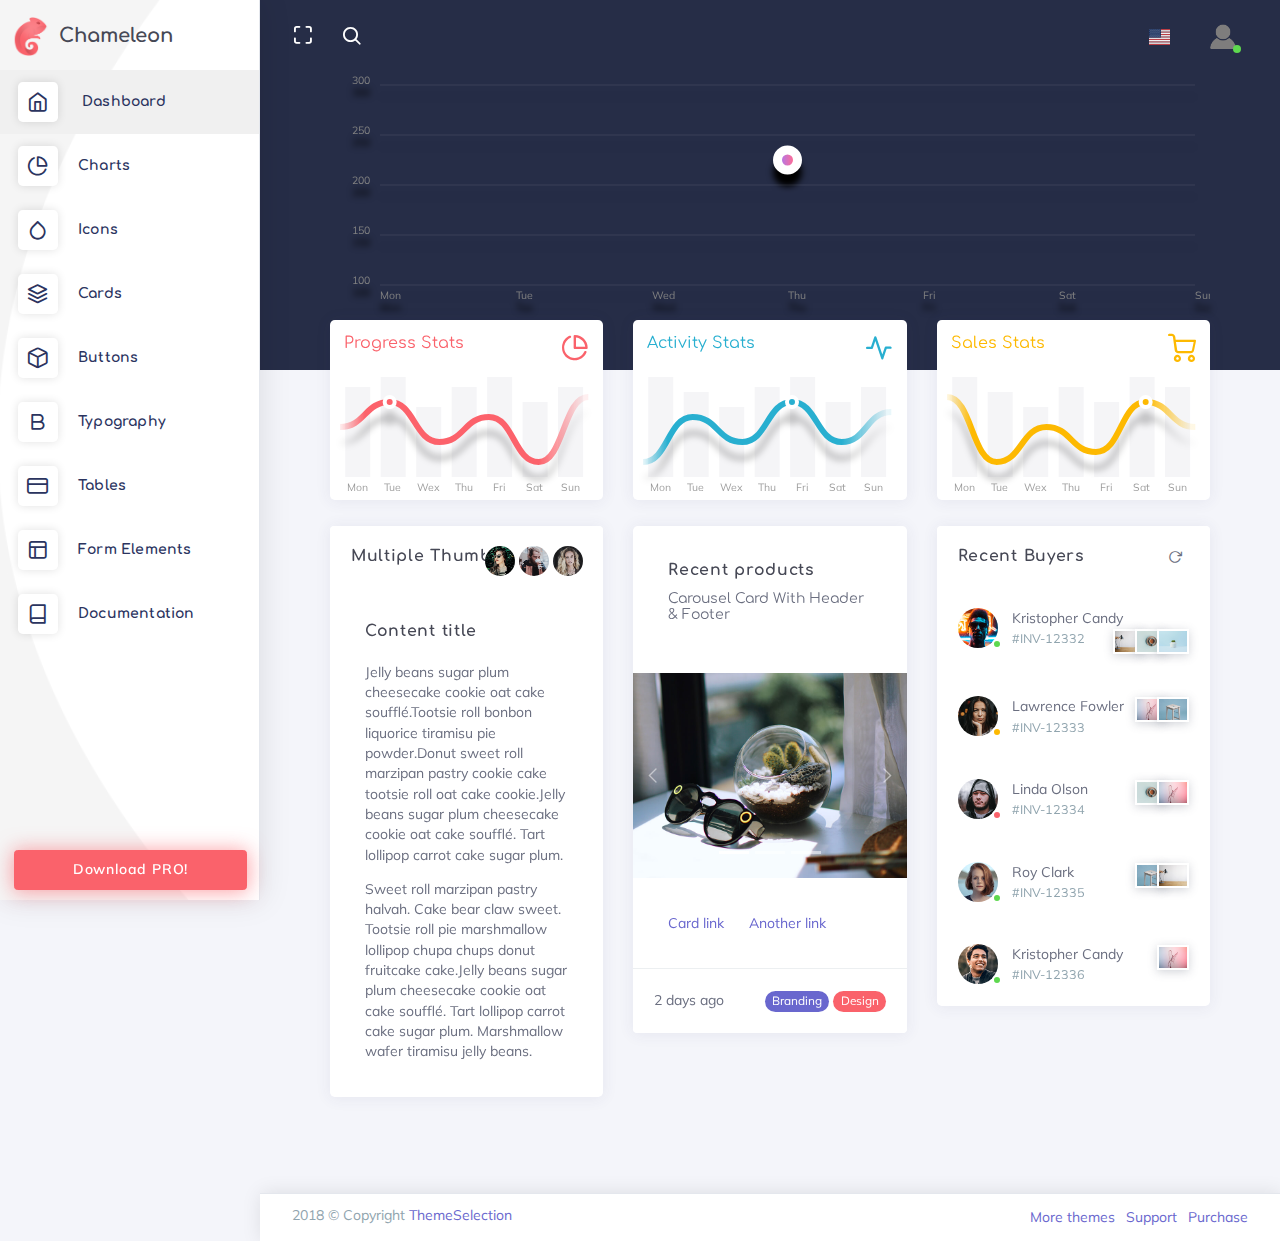
<file: root/frontend/index.html>
<!DOCTYPE html>
<html class="loading" lang="en" data-textdirection="ltr">
  <head>
    <meta http-equiv="Content-Type" content="text/html; charset=UTF-8">
    <meta http-equiv="X-UA-Compatible" content="IE=edge">
    <meta name="viewport" content="width=device-width, initial-scale=1.0, user-scalable=0, minimal-ui">
    <meta name="description" content="Chameleon Admin is a modern Bootstrap 4 webapp &amp; admin dashboard html template with a large number of components, elegant design, clean and organized code.">
    <meta name="keywords" content="admin template, Chameleon admin template, dashboard template, gradient admin template, responsive admin template, webapp, eCommerce dashboard, analytic dashboard">
    <meta name="author" content="ThemeSelect">
    <title>Dashboard - Chameleon Admin - Modern Bootstrap 4 WebApp & Dashboard HTML Template + UI Kit</title>
    <link rel="apple-touch-icon" href="theme-assets/images/ico/apple-icon-120.png">
    <link rel="shortcut icon" type="image/x-icon" href="theme-assets/images/ico/favicon.ico">
    <link href="https://fonts.googleapis.com/css?family=Muli:300,300i,400,400i,600,600i,700,700i%7CComfortaa:300,400,700" rel="stylesheet">
    <link href="https://maxcdn.icons8.com/fonts/line-awesome/1.1/css/line-awesome.min.css" rel="stylesheet">
    <!-- BEGIN VENDOR CSS-->
    <link rel="stylesheet" type="text/css" href="theme-assets/css/vendors.css">
    <link rel="stylesheet" type="text/css" href="theme-assets/vendors/css/charts/chartist.css">
    <!-- END VENDOR CSS-->
    <!-- BEGIN CHAMELEON  CSS-->
    <link rel="stylesheet" type="text/css" href="theme-assets/css/app-lite.css">
    <!-- END CHAMELEON  CSS-->
    <!-- BEGIN Page Level CSS-->
    <link rel="stylesheet" type="text/css" href="theme-assets/css/core/menu/menu-types/vertical-menu.css">
    <link rel="stylesheet" type="text/css" href="theme-assets/css/core/colors/palette-gradient.css">
    <link rel="stylesheet" type="text/css" href="theme-assets/css/pages/dashboard-ecommerce.css">
    <!-- END Page Level CSS-->
    <!-- BEGIN Custom CSS-->
    <!-- END Custom CSS-->
  </head>
  <body class="vertical-layout vertical-menu 2-columns   menu-expanded fixed-navbar" data-open="click" data-menu="vertical-menu" data-color="bg-chartbg" data-col="2-columns">

    <!-- fixed-top-->
    <nav class="header-navbar navbar-expand-md navbar navbar-with-menu navbar-without-dd-arrow fixed-top navbar-semi-light">
      <div class="navbar-wrapper">
        <div class="navbar-container content">
          <div class="collapse navbar-collapse show" id="navbar-mobile">
            <ul class="nav navbar-nav mr-auto float-left">
              <li class="nav-item d-block d-md-none"><a class="nav-link nav-menu-main menu-toggle hidden-xs" href="#"><i class="ft-menu"></i></a></li>
              <li class="nav-item d-none d-md-block"><a class="nav-link nav-link-expand" href="#"><i class="ficon ft-maximize"></i></a></li>
              <li class="nav-item dropdown navbar-search"><a class="nav-link dropdown-toggle hide" data-toggle="dropdown" href="#"><i class="ficon ft-search"></i></a>
                <ul class="dropdown-menu">
                  <li class="arrow_box">
                    <form>
                      <div class="input-group search-box">
                        <div class="position-relative has-icon-right full-width">
                          <input class="form-control" id="search" type="text" placeholder="Search here...">
                          <div class="form-control-position navbar-search-close"><i class="ft-x">   </i></div>
                        </div>
                      </div>
                    </form>
                  </li>
                </ul>
              </li>
            </ul>
            <ul class="nav navbar-nav float-right">         
              <li class="dropdown dropdown-language nav-item"><a class="dropdown-toggle nav-link" id="dropdown-flag" href="#" data-toggle="dropdown" aria-haspopup="true" aria-expanded="false"><i class="flag-icon flag-icon-us"></i><span class="selected-language"></span></a>
                <div class="dropdown-menu" aria-labelledby="dropdown-flag">
                  <div class="arrow_box"><a class="dropdown-item" href="#"><i class="flag-icon flag-icon-us"></i> English</a><a class="dropdown-item" href="#"><i class="flag-icon flag-icon-cn"></i> Chinese</a><a class="dropdown-item" href="#"><i class="flag-icon flag-icon-ru"></i> Russian</a><a class="dropdown-item" href="#"><i class="flag-icon flag-icon-fr"></i> French</a><a class="dropdown-item" href="#"><i class="flag-icon flag-icon-es"></i> Spanish</a></div>
                </div>
              </li>
            </ul>
            <ul class="nav navbar-nav float-right">
              <li class="dropdown dropdown-user nav-item"><a class="dropdown-toggle nav-link dropdown-user-link" href="#" data-toggle="dropdown">             <span class="avatar avatar-online"><img src="theme-assets/images/portrait/small/noavatar.png" alt="avatar"><i></i></span></a>
                <div class="dropdown-menu dropdown-menu-right">
                  <div class="arrow_box_right"><a class="dropdown-item" href="auth.html"><span class="avatar avatar-online"><img src="theme-assets/images/portrait/small/noavatar.png" alt="avatar"><span class="user-name text-bold-700 ml-1">Log in</span></span></a>
                    <div class="dropdown-divider"></div><a class="dropdown-item" href="reg.html"><i class="ft-user"></i> Registration</a>
                  </div>
                </div>
              </li>
            </ul>
          </div>
        </div>
      </div>
    </nav>

    <!-- ////////////////////////////////////////////////////////////////////////////-->


    <div class="main-menu menu-fixed menu-light menu-accordion    menu-shadow " data-scroll-to-active="true" data-img="theme-assets/images/backgrounds/02.jpg">
      <div class="navbar-header">
        <ul class="nav navbar-nav flex-row">       
          <li class="nav-item mr-auto"><a class="navbar-brand" href="index.html"><img class="brand-logo" alt="Chameleon admin logo" src="theme-assets/images/logo/logo.png"/>
              <h3 class="brand-text">Chameleon</h3></a></li>
          <li class="nav-item d-md-none"><a class="nav-link close-navbar"><i class="ft-x"></i></a></li>
        </ul>
      </div>
      <div class="main-menu-content">
        <ul class="navigation navigation-main" id="main-menu-navigation" data-menu="menu-navigation">
          <li class="active"><a href="index.html"><i class="ft-home"></i><span class="menu-title" data-i18n="">Dashboard</span></a>
          </li>
          <li class=" nav-item"><a href="charts.html"><i class="ft-pie-chart"></i><span class="menu-title" data-i18n="">Charts</span></a>
          </li>
          <li class=" nav-item"><a href="icons.html"><i class="ft-droplet"></i><span class="menu-title" data-i18n="">Icons</span></a>
          </li>
          <li class=" nav-item"><a href="cards.html"><i class="ft-layers"></i><span class="menu-title" data-i18n="">Cards</span></a>
          </li>
          <li class=" nav-item"><a href="buttons.html"><i class="ft-box"></i><span class="menu-title" data-i18n="">Buttons</span></a>
          </li>
          <li class=" nav-item"><a href="typography.html"><i class="ft-bold"></i><span class="menu-title" data-i18n="">Typography</span></a>
          </li>
          <li class=" nav-item"><a href="tables.html"><i class="ft-credit-card"></i><span class="menu-title" data-i18n="">Tables</span></a>
          </li>
          <li class=" nav-item"><a href="form-elements.html"><i class="ft-layout"></i><span class="menu-title" data-i18n="">Form Elements</span></a>
          </li>
          <li class=" nav-item"><a href="https://themeselection.com/demo/chameleon-admin-template/documentation"><i class="ft-book"></i><span class="menu-title" data-i18n="">Documentation</span></a>
          </li>
        </ul>
      </div><a class="btn btn-danger btn-block btn-glow btn-upgrade-pro mx-1" href="https://themeselection.com/products/chameleon-admin-modern-bootstrap-webapp-dashboard-html-template-ui-kit/" target="_blank">Download PRO!</a>
      <div class="navigation-background"></div>
    </div>

    <div class="app-content content">
      <div class="content-wrapper">
        <div class="content-wrapper-before"></div>
        <div class="content-header row">
        </div>
        <div class="content-body"><!-- Chart -->
<div class="row match-height">
    <div class="col-12">
        <div class="">
            <div id="gradient-line-chart1" class="height-250 GradientlineShadow1"></div>
        </div>
    </div>
</div>
<!-- Chart -->
<!-- eCommerce statistic -->
<div class="row">
    <div class="col-xl-4 col-lg-6 col-md-12">
        <div class="card pull-up ecom-card-1 bg-white">
            <div class="card-content ecom-card2 height-180">
                <h5 class="text-muted danger position-absolute p-1">Progress Stats</h5>
                <div>
                    <i class="ft-pie-chart danger font-large-1 float-right p-1"></i>
                </div>
                <div class="progress-stats-container ct-golden-section height-75 position-relative pt-3  ">
                    <div id="progress-stats-bar-chart"></div>
                    <div id="progress-stats-line-chart" class="progress-stats-shadow"></div>
                </div>
            </div>
        </div>
    </div>
    <div class="col-xl-4 col-lg-6 col-md-12">
        <div class="card pull-up ecom-card-1 bg-white">
            <div class="card-content ecom-card2 height-180">
                <h5 class="text-muted info position-absolute p-1">Activity Stats</h5>
                <div>
                    <i class="ft-activity info font-large-1 float-right p-1"></i>
                </div>
                <div class="progress-stats-container ct-golden-section height-75 position-relative pt-3">
                    <div id="progress-stats-bar-chart1"></div>
                    <div id="progress-stats-line-chart1" class="progress-stats-shadow"></div>
                </div>
            </div>
        </div>
    </div>
    <div class="col-xl-4 col-lg-12">
        <div class="card pull-up ecom-card-1 bg-white">
            <div class="card-content ecom-card2 height-180">
                <h5 class="text-muted warning position-absolute p-1">Sales Stats</h5>
                <div>
                    <i class="ft-shopping-cart warning font-large-1 float-right p-1"></i>
                </div>
                <div class="progress-stats-container ct-golden-section height-75 position-relative pt-3">
                    <div id="progress-stats-bar-chart2"></div>
                    <div id="progress-stats-line-chart2" class="progress-stats-shadow"></div>
                </div>
            </div>
        </div>
    </div>
</div>
<!--/ eCommerce statistic -->

<!-- Statistics -->
<div class="row match-height">
    <div class="col-xl-4 col-lg-12">
            <div class="card">
                <div class="card-header">
                    <h4 class="card-title" id="heading-multiple-thumbnails">Multiple Thumbnail</h4>
                    <a class="heading-elements-toggle">
                        <i class="la la-ellipsis-v font-medium-3"></i>
                    </a>
                    <div class="heading-elements">
                        <span class="avatar">
                            <img src="theme-assets/images/portrait/small/avatar-s-2.png" alt="avatar">
                        </span>
                        <span class="avatar">
                            <img src="theme-assets/images/portrait/small/avatar-s-3.png" alt="avatar">
                        </span>
                        <span class="avatar">
                            <img src="theme-assets/images/portrait/small/avatar-s-4.png" alt="avatar">
                        </span>
                    </div>
                </div>
                <div class="card-content">
                    <div class="card-body">
                        <h4 class="card-title">Content title</h4>
                        <p class="card-text">Jelly beans sugar plum cheesecake cookie oat cake soufflé.Tootsie roll bonbon liquorice tiramisu pie powder.Donut sweet
                            roll marzipan pastry cookie cake tootsie roll oat cake cookie.Jelly beans sugar plum cheesecake cookie oat cake soufflé. Tart lollipop carrot cake sugar plum. </p>
                        <p class="card-text">Sweet roll marzipan pastry halvah. Cake bear claw sweet. Tootsie roll pie marshmallow lollipop chupa chups donut fruitcake
                            cake.Jelly beans sugar plum cheesecake cookie oat cake soufflé. Tart lollipop carrot cake sugar plum. Marshmallow
                            wafer tiramisu jelly beans.</p>
                    </div>
                </div>
            </div>
    </div>
    <div class="col-xl-4 col-lg-12">
        <div class="card">
            <div class="card-content">
                <div class="card-body">
                    <h4 class="card-title">Recent products</h4>
                    <h6 class="card-subtitle text-muted">Carousel Card With Header & Footer</h6>
                </div>
                <div id="carousel-area" class="carousel slide" data-ride="carousel">
                    <ol class="carousel-indicators">
                        <li data-target="#carousel-area" data-slide-to="0" class="active"></li>
                        <li data-target="#carousel-area" data-slide-to="1"></li>
                        <li data-target="#carousel-area" data-slide-to="2"></li>
                    </ol>
                    <div class="carousel-inner" role="listbox">
                        <div class="carousel-item active">
                            <img src="theme-assets/images/carousel/08.jpg" class="d-block w-100" alt="First slide">
                        </div>
                        <div class="carousel-item">
                            <img src="theme-assets/images/carousel/03.jpg" class="d-block w-100" alt="Second slide">
                        </div>
                        <div class="carousel-item">
                            <img src="theme-assets/images/carousel/01.jpg" class="d-block w-100" alt="Third slide">
                        </div>
                    </div>
                    <a class="carousel-control-prev" href="#carousel-area" role="button" data-slide="prev">
                            <span class="la la-angle-left" aria-hidden="true"></span>
                            <span class="sr-only">Previous</span>
                        </a>
                    <a class="carousel-control-next" href="#carousel-area" role="button" data-slide="next">
                            <span class="la la-angle-right icon-next" aria-hidden="true"></span>
                            <span class="sr-only">Next</span>
                        </a>
                </div>
                <div class="card-body">
                    <a href="#" class="card-link">Card link</a>
                    <a href="#" class="card-link">Another link</a>
                </div>
            </div>
            <div class="card-footer border-top-blue-grey border-top-lighten-5 text-muted">
                <span class="float-left">2 days ago</span>
                <span class="tags float-right">
                    <span class="badge badge-pill badge-primary">Branding</span>
                    <span class="badge badge-pill badge-danger">Design</span>
                </span>
            </div>
        </div>
    </div>
    <div class="col-xl-4 col-lg-12">
        <div class="card">
            <div class="card-header">
                <h4 class="card-title">Recent Buyers</h4>
                <a class="heading-elements-toggle">
                    <i class="fa fa-ellipsis-v font-medium-3"></i>
                </a>
                <div class="heading-elements">
                    <ul class="list-inline mb-0">
                        <li>
                            <a data-action="reload">
                                <i class="ft-rotate-cw"></i>
                            </a>
                        </li>
                    </ul>
                </div>
            </div>
            <div class="card-content">
                <div id="recent-buyers" class="media-list">
                    <a href="#" class="media border-0">
                        <div class="media-left pr-1">
                            <span class="avatar avatar-md avatar-online">
                                <img class="media-object rounded-circle" src="theme-assets/images/portrait/small/avatar-s-7.png" alt="Generic placeholder image">
                                <i></i>
                            </span>
                        </div>
                        <div class="media-body w-100">
                            <span class="list-group-item-heading">Kristopher Candy

                            </span>
                            <ul class="list-unstyled users-list m-0 float-right">
                                <li data-toggle="tooltip" data-popup="tooltip-custom" data-original-title="Product 1" class="avatar avatar-sm pull-up">
                                    <img class="media-object rounded-circle no-border-top-radius no-border-bottom-radius" src="theme-assets/images/portfolio/portfolio-1.jpg"
                                        alt="Avatar">
                                </li>
                                <li data-toggle="tooltip" data-popup="tooltip-custom" data-original-title="Product 2" class="avatar avatar-sm pull-up">
                                    <img class="media-object rounded-circle no-border-top-radius no-border-bottom-radius" src="theme-assets/images/portfolio/portfolio-2.jpg"
                                        alt="Avatar">
                                </li>
                                <li data-toggle="tooltip" data-popup="tooltip-custom" data-original-title="Product 3" class="avatar avatar-sm pull-up">
                                    <img class="media-object rounded-circle no-border-top-radius no-border-bottom-radius" src="theme-assets/images/portfolio/portfolio-4.jpg"
                                        alt="Avatar">
                                </li>
                            </ul>
                            <p class="list-group-item-text mb-0">
                                <span class="blue-grey lighten-2 font-small-3"> #INV-12332 </span>
                            </p>
                        </div>
                    </a>
                    <a href="#" class="media border-0">
                        <div class="media-left pr-1">
                            <span class="avatar avatar-md avatar-away">
                                <img class="media-object rounded-circle" src="theme-assets/images/portrait/small/avatar-s-8.png" alt="Generic placeholder image">
                                <i></i>
                            </span>
                        </div>
                        <div class="media-body w-100">
                            <span class="list-group-item-heading">Lawrence Fowler

                            </span>
                            <ul class="list-unstyled users-list m-0 float-right">
                                <li data-toggle="tooltip" data-popup="tooltip-custom" data-original-title="Product 1" class="avatar avatar-sm pull-up">
                                    <img class="media-object rounded-circle no-border-top-radius no-border-bottom-radius" src="theme-assets/images/portfolio/portfolio-5.jpg"
                                        alt="Avatar">
                                </li>
                                <li data-toggle="tooltip" data-popup="tooltip-custom" data-original-title="Product 2" class="avatar avatar-sm pull-up">
                                    <img class="media-object rounded-circle no-border-top-radius no-border-bottom-radius" src="theme-assets/images/portfolio/portfolio-6.jpg"
                                        alt="Avatar">
                                </li>
                            </ul>
                            <p class="list-group-item-text mb-0">
                                <span class="blue-grey lighten-2 font-small-3"> #INV-12333 </span>
                            </p>
                        </div>
                    </a>
                    <a href="#" class="media border-0">
                        <div class="media-left pr-1">
                            <span class="avatar avatar-md avatar-busy">
                                <img class="media-object rounded-circle" src="theme-assets/images/portrait/small/avatar-s-9.png" alt="Generic placeholder image">
                                <i></i>
                            </span>
                        </div>
                        <div class="media-body w-100">
                            <span class="list-group-item-heading">Linda Olson

                            </span>
                            <ul class="list-unstyled users-list m-0 float-right">
                                <li data-toggle="tooltip" data-popup="tooltip-custom" data-original-title="Product 1" class="avatar avatar-sm pull-up">
                                    <img class="media-object rounded-circle no-border-top-radius no-border-bottom-radius" src="theme-assets/images/portfolio/portfolio-2.jpg"
                                        alt="Avatar">
                                </li>
                                <li data-toggle="tooltip" data-popup="tooltip-custom" data-original-title="Product 2" class="avatar avatar-sm pull-up">
                                    <img class="media-object rounded-circle no-border-top-radius no-border-bottom-radius" src="theme-assets/images/portfolio/portfolio-5.jpg"
                                        alt="Avatar">
                                </li>
                            </ul>
                            <p class="list-group-item-text mb-0">
                                <span class="blue-grey lighten-2 font-small-3"> #INV-12334 </span>
                            </p>
                        </div>
                    </a>
                    <a href="#" class="media border-0">
                        <div class="media-left pr-1">
                            <span class="avatar avatar-md avatar-online">
                                <img class="media-object rounded-circle" src="theme-assets/images/portrait/small/avatar-s-10.png" alt="Generic placeholder image">
                                <i></i>
                            </span>
                        </div>
                        <div class="media-body w-100">
                            <span class="list-group-item-heading">Roy Clark

                            </span>
                            <ul class="list-unstyled users-list m-0 float-right">
                                <li data-toggle="tooltip" data-popup="tooltip-custom" data-original-title="Product 1" class="avatar avatar-sm pull-up">
                                    <img class="media-object rounded-circle no-border-top-radius no-border-bottom-radius" src="theme-assets/images/portfolio/portfolio-6.jpg"
                                        alt="Avatar">
                                </li>
                                <li data-toggle="tooltip" data-popup="tooltip-custom" data-original-title="Product 2" class="avatar avatar-sm pull-up">
                                    <img class="media-object rounded-circle no-border-top-radius no-border-bottom-radius" src="theme-assets/images/portfolio/portfolio-1.jpg"
                                        alt="Avatar">
                                </li>
                            </ul>
                            <p class="list-group-item-text mb-0">
                                <span class="blue-grey lighten-2 font-small-3"> #INV-12335 </span>
                            </p>
                        </div>
                    </a>
                    <a href="#" class="media border-0">
                        <div class="media-left pr-1">
                            <span class="avatar avatar-md avatar-online">
                                <img class="media-object rounded-circle" src="theme-assets/images/portrait/small/avatar-s-11.png" alt="Generic placeholder image">
                                <i></i>
                            </span>
                        </div>
                        <div class="media-body w-100">
                            <span class="list-group-item-heading">Kristopher Candy

                            </span>
                            <ul class="list-unstyled users-list m-0 float-right">
                                <li data-toggle="tooltip" data-popup="tooltip-custom" data-original-title="Product 1" class="avatar avatar-sm pull-up">
                                    <img class="media-object rounded-circle no-border-top-radius no-border-bottom-radius" src="theme-assets/images/portfolio/portfolio-5.jpg"
                                        alt="Avatar">
                                </li>
                            </ul>
                            <p class="list-group-item-text mb-0">
                                <span class="blue-grey lighten-2 font-small-3"> #INV-12336 </span>
                            </p>
                        </div>
                    </a>
                </div>
            </div>
        </div>
    </div>
</div>
<!--/ Statistics -->
        </div>
      </div>
    </div>
    <!-- ////////////////////////////////////////////////////////////////////////////-->


    <footer class="footer footer-static footer-light navbar-border navbar-shadow">
      <div class="clearfix blue-grey lighten-2 text-sm-center mb-0 px-2"><span class="float-md-left d-block d-md-inline-block">2018  &copy; Copyright <a class="text-bold-800 grey darken-2" href="https://themeselection.com" target="_blank">ThemeSelection</a></span>
        <ul class="list-inline float-md-right d-block d-md-inline-blockd-none d-lg-block mb-0">
          <li class="list-inline-item"><a class="my-1" href="https://themeselection.com/" target="_blank"> More themes</a></li>
          <li class="list-inline-item"><a class="my-1" href="https://themeselection.com/support" target="_blank"> Support</a></li>
          <li class="list-inline-item"><a class="my-1" href="https://themeselection.com/products/chameleon-admin-modern-bootstrap-webapp-dashboard-html-template-ui-kit/" target="_blank"> Purchase</a></li>
        </ul>
      </div>
    </footer>

    <!-- BEGIN VENDOR JS-->
    <script src="theme-assets/vendors/js/vendors.min.js" type="text/javascript"></script>
    <!-- BEGIN VENDOR JS-->
    <!-- BEGIN PAGE VENDOR JS-->
    <script src="theme-assets/vendors/js/charts/chartist.min.js" type="text/javascript"></script>
    <!-- END PAGE VENDOR JS-->
    <!-- BEGIN CHAMELEON  JS-->
    <script src="theme-assets/js/core/app-menu-lite.js" type="text/javascript"></script>
    <script src="theme-assets/js/core/app-lite.js" type="text/javascript"></script>
    <!-- END CHAMELEON  JS-->
    <!-- BEGIN PAGE LEVEL JS-->
    <script src="theme-assets/js/scripts/pages/dashboard-lite.js" type="text/javascript"></script>
    <!-- END PAGE LEVEL JS-->
  </body>
</html>
</file>
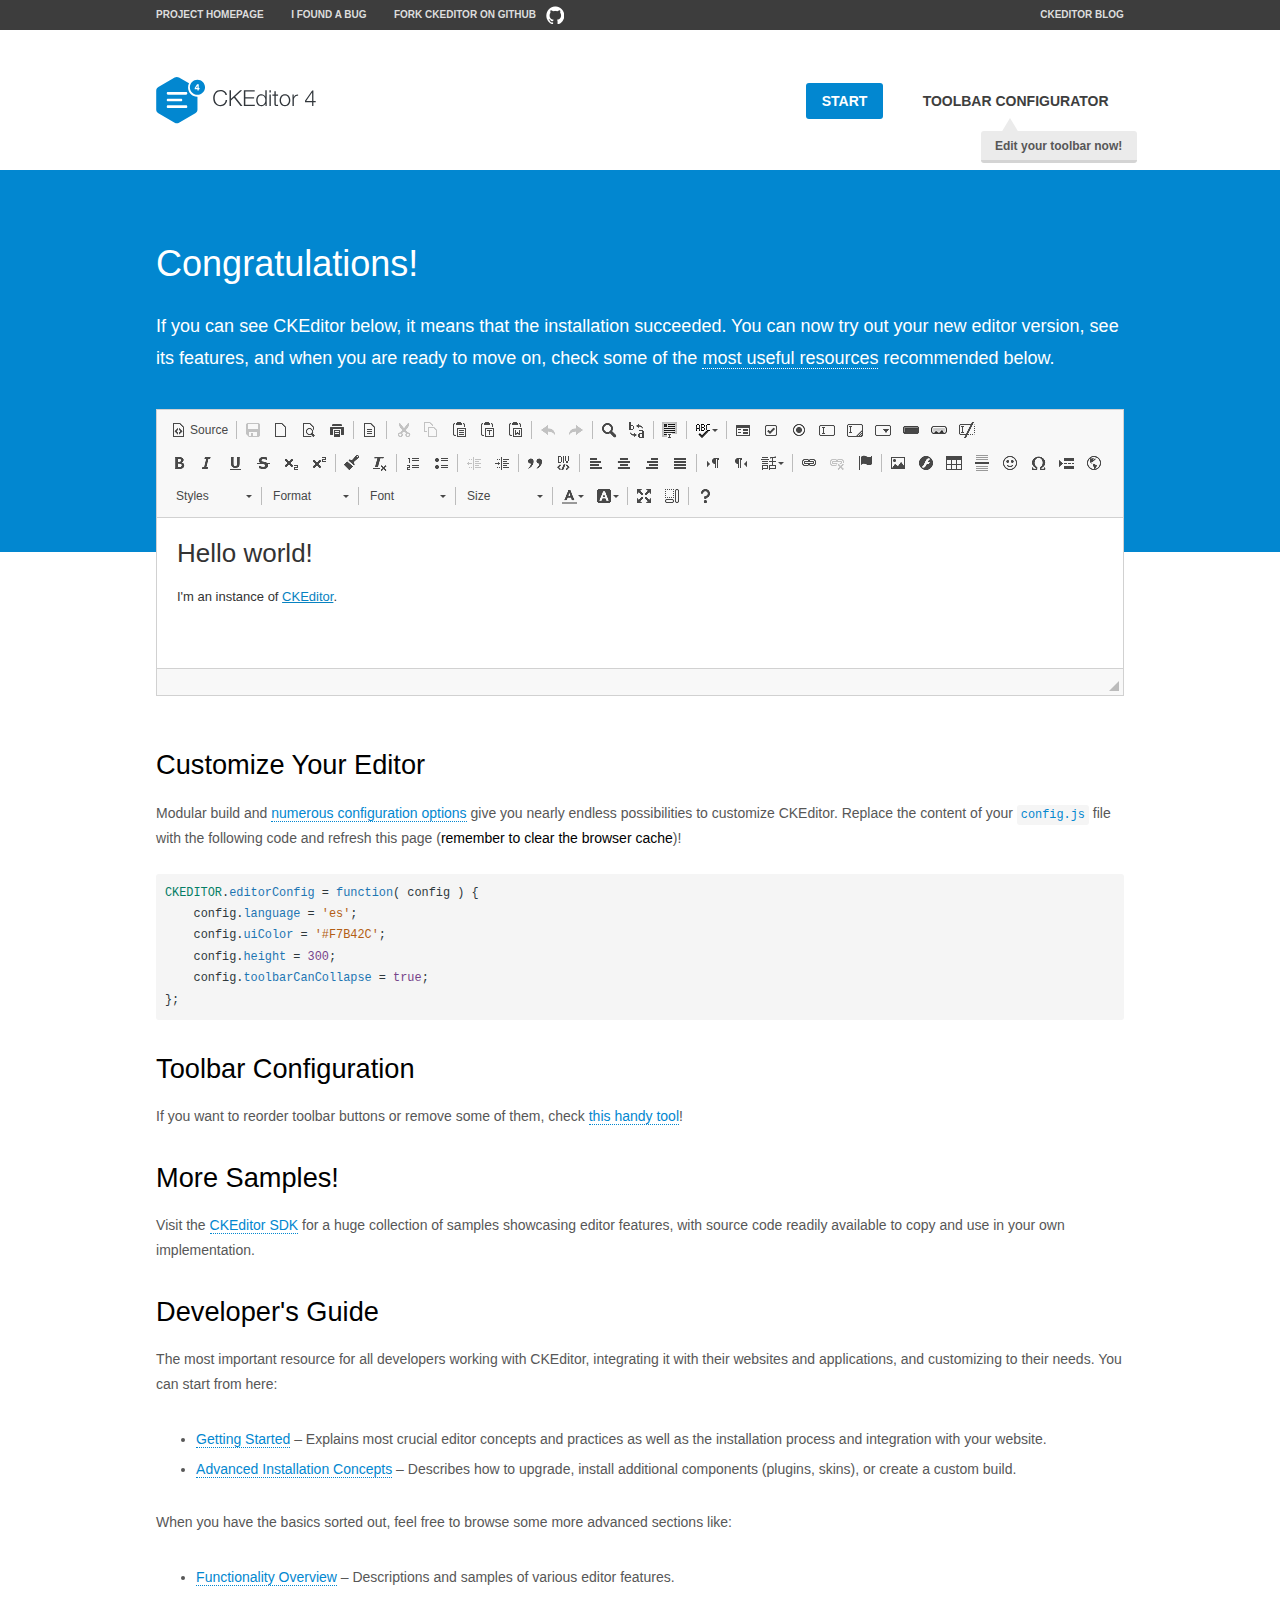
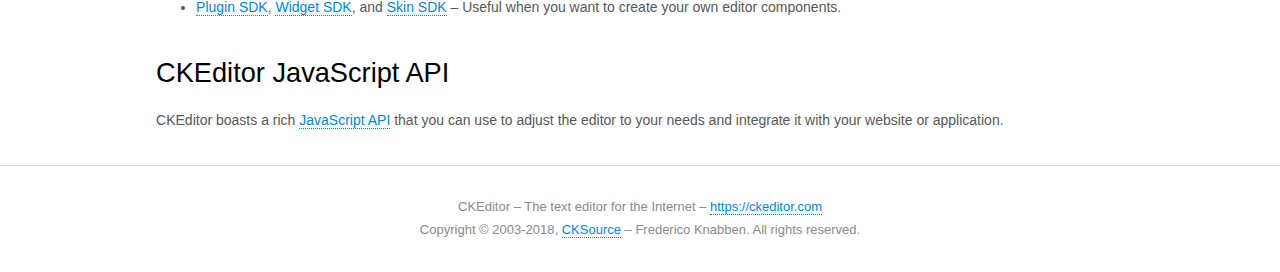
<file: root/frontend/theme-assets/vendors/js/editors/ckeditor/samples/index.html>
<!DOCTYPE html>
<!--
Copyright (c) 2003-2018, CKSource - Frederico Knabben. All rights reserved.
For licensing, see LICENSE.md or https://ckeditor.com/legal/ckeditor-oss-license
-->
<html>
<head>
	<meta charset="utf-8">
	<title>CKEditor Sample</title>
	<script src="../ckeditor.js"></script>
	<script src="js/sample.js"></script>
	<link rel="stylesheet" href="css/samples.css">
	<link rel="stylesheet" href="toolbarconfigurator/lib/codemirror/neo.css">
</head>
<body id="main">

<nav class="navigation-a">
	<div class="grid-container">
		<ul class="navigation-a-left grid-width-70">
			<li><a href="https://ckeditor.com/ckeditor-4/">Project Homepage</a></li>
			<li><a href="https://github.com/ckeditor/ckeditor-dev/issues">I found a bug</a></li>
			<li><a href="http://github.com/ckeditor/ckeditor-dev" class="icon-pos-right icon-navigation-a-github">Fork CKEditor on GitHub</a></li>
		</ul>
		<ul class="navigation-a-right grid-width-30">
			<li><a href="https://ckeditor.com/blog/">CKEditor Blog</a></li>
		</ul>
	</div>
</nav>

<header class="header-a">
	<div class="grid-container">
		<h1 class="header-a-logo grid-width-30">
			<a href="index.html"><img src="img/logo.svg" onerror="this.src='img/logo.png'; this.onerror=null;" alt="CKEditor Sample"></a>
		</h1>

		<nav class="navigation-b grid-width-70">
			<ul>
				<li><a href="index.html" class="button-a button-a-background">Start</a></li>
				<li><a href="toolbarconfigurator/index.html" class="button-a">Toolbar configurator <span class="balloon-a balloon-a-nw">Edit your toolbar now!</span></a></li>
			</ul>
		</nav>
	</div>
</header>

<main>
	<div class="adjoined-top">
		<div class="grid-container">
			<div class="content grid-width-100">
				<h1>Congratulations!</h1>
				<p>
					If you can see CKEditor below, it means that the installation succeeded.
					You can now try out your new editor version, see its features, and when you are ready to move on, check some of the <a href="#sample-customize">most useful resources</a> recommended below.
				</p>
			</div>
		</div>
	</div>
	<div class="adjoined-bottom">
		<div class="grid-container">
			<div class="grid-width-100">
				<div id="editor">
					<h1>Hello world!</h1>
					<p>I'm an instance of <a href="https://ckeditor.com">CKEditor</a>.</p>
				</div>
			</div>
		</div>
	</div>

	<div class="grid-container">
		<div class="content grid-width-100">
			<section id="sample-customize">
				<h2>Customize Your Editor</h2>
				<p>Modular build and <a href="https://docs.ckeditor.com/ckeditor4/docs/#!/guide/dev_configuration">numerous configuration options</a> give you nearly endless possibilities to customize CKEditor. Replace the content of your <code><a href="../config.js">config.js</a></code> file with the following code and refresh this page (<strong>remember to clear the browser cache</strong>)!</p>
		<pre class="cm-s-neo CodeMirror"><code><span style="padding-right: 0.1px;"><span class="cm-variable">CKEDITOR</span>.<span class="cm-property">editorConfig</span> <span class="cm-operator">=</span> <span class="cm-keyword">function</span>( <span class="cm-def">config</span> ) {</span>
<span style="padding-right: 0.1px;"><span class="cm-tab">	</span><span class="cm-variable-2">config</span>.<span class="cm-property">language</span> <span class="cm-operator">=</span> <span class="cm-string">'es'</span>;</span>
<span style="padding-right: 0.1px;"><span class="cm-tab">	</span><span class="cm-variable-2">config</span>.<span class="cm-property">uiColor</span> <span class="cm-operator">=</span> <span class="cm-string">'#F7B42C'</span>;</span>
<span style="padding-right: 0.1px;"><span class="cm-tab">	</span><span class="cm-variable-2">config</span>.<span class="cm-property">height</span> <span class="cm-operator">=</span> <span class="cm-number">300</span>;</span>
<span style="padding-right: 0.1px;"><span class="cm-tab">	</span><span class="cm-variable-2">config</span>.<span class="cm-property">toolbarCanCollapse</span> <span class="cm-operator">=</span> <span class="cm-atom">true</span>;</span>
<span style="padding-right: 0.1px;">};</span></code></pre>
			</section>

			<section>
				<h2>Toolbar Configuration</h2>
				<p>If you want to reorder toolbar buttons or remove some of them, check <a href="toolbarconfigurator/index.html">this handy tool</a>!</p>
			</section>

			<section>
				<h2>More Samples!</h2>
				<p>Visit the <a href="https://sdk.ckeditor.com">CKEditor SDK</a> for a huge collection of samples showcasing editor features, with source code readily available to copy and use in your own implementation.</p>
			</section>

			<section>
				<h2>Developer's Guide</h2>
				<p>The most important resource for all developers working with CKEditor, integrating it with their websites and applications, and customizing to their needs. You can start from here:</p>
				<ul>
					<li><a href="https://docs.ckeditor.com/ckeditor4/docs/#!/guide/dev_installation">Getting Started</a> &ndash; Explains most crucial editor concepts and practices as well as the installation process and integration with your website.</li>
					<li><a href="https://docs.ckeditor.com/ckeditor4/docs/#!/guide/dev_advanced_installation">Advanced Installation Concepts</a> &ndash; Describes how to upgrade, install additional components (plugins, skins), or create a custom build.</li>
				</ul>
					<p>When you have the basics sorted out, feel free to browse some more advanced sections like:</p>
				<ul>
					<li><a href="https://docs.ckeditor.com/ckeditor4/docs/#!/guide/dev_features">Functionality Overview</a> &ndash; Descriptions and samples of various editor features.</li>
					<li><a href="https://docs.ckeditor.com/ckeditor4/docs/#!/guide/plugin_sdk_intro">Plugin SDK</a>, <a href="https://docs.ckeditor.com/ckeditor4/docs/#!/guide/widget_sdk_intro">Widget SDK</a>, and <a href="https://docs.ckeditor.com/ckeditor4/docs/#!/guide/skin_sdk_intro">Skin SDK</a> &ndash; Useful when you want to create your own editor components.</li>
				</ul>
			</section>

			<section>
				<h2>CKEditor JavaScript API</h2>
				<p>CKEditor boasts a rich <a href="https://docs.ckeditor.com/ckeditor4/docs/#!/api">JavaScript API</a> that you can use to adjust the editor to your needs and integrate it with your website or application.</p>
			</section>
		</div>
	</div>
</main>

<footer class="footer-a grid-container">
	<div class="grid-container">
		<p class="grid-width-100">
			CKEditor &ndash; The text editor for the Internet &ndash; <a class="samples" href="https://ckeditor.com/">https://ckeditor.com</a>
		</p>
		<p class="grid-width-100" id="copy">
			Copyright &copy; 2003-2018, <a class="samples" href="https://cksource.com/">CKSource</a> &ndash; Frederico Knabben. All rights reserved.
		</p>
	</div>
</footer>
<script>
	initSample();
</script>

</body>
</html>
</file>
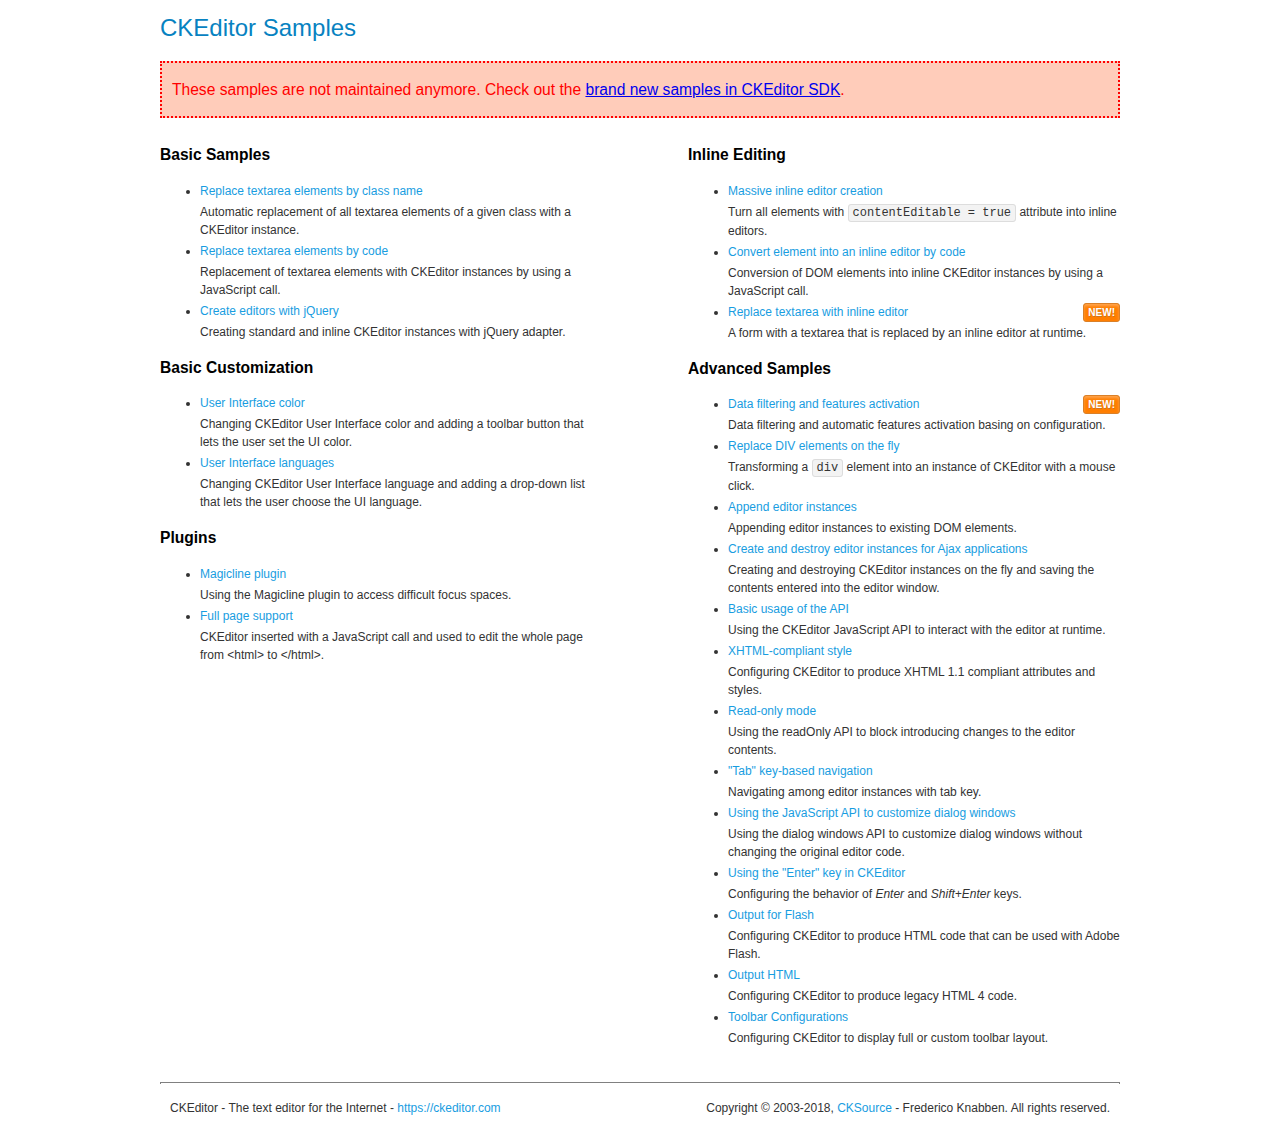
<file: root/frontend/theme-assets/vendors/js/editors/ckeditor/samples/old/index.html>
<!DOCTYPE html>
<!--
Copyright (c) 2003-2018, CKSource - Frederico Knabben. All rights reserved.
For licensing, see LICENSE.md or https://ckeditor.com/legal/ckeditor-oss-license
-->
<html>
<head>
	<meta charset="utf-8">
	<title>CKEditor Samples</title>
	<link rel="stylesheet" href="sample.css">
</head>
<body>
	<h1 class="samples">
		CKEditor Samples
	</h1>
	<div class="warning deprecated">
		These samples are not maintained anymore. Check out the <a href="https://sdk.ckeditor.com/">brand new samples in CKEditor SDK</a>.
	</div>
	<div class="twoColumns">
		<div class="twoColumnsLeft">
			<h2 class="samples">
				Basic Samples
			</h2>
			<dl class="samples">
				<dt><a class="samples" href="replacebyclass.html">Replace textarea elements by class name</a></dt>
				<dd>Automatic replacement of all textarea elements of a given class with a CKEditor instance.</dd>

				<dt><a class="samples" href="replacebycode.html">Replace textarea elements by code</a></dt>
				<dd>Replacement of textarea elements with CKEditor instances by using a JavaScript call.</dd>

				<dt><a class="samples" href="jquery.html">Create editors with jQuery</a></dt>
				<dd>Creating standard and inline CKEditor instances with jQuery adapter.</dd>
			</dl>

			<h2 class="samples">
				Basic Customization
			</h2>
			<dl class="samples">
				<dt><a class="samples" href="uicolor.html">User Interface color</a></dt>
				<dd>Changing CKEditor User Interface color and adding a toolbar button that lets the user set the UI color.</dd>

				<dt><a class="samples" href="uilanguages.html">User Interface languages</a></dt>
				<dd>Changing CKEditor User Interface language and adding a drop-down list that lets the user choose the UI language.</dd>
			</dl>


			<h2 class="samples">Plugins</h2>
<dl class="samples">
<dt><a class="samples" href="magicline/magicline.html">Magicline plugin</a></dt>
<dd>Using the Magicline plugin to access difficult focus spaces.</dd>

<dt><a class="samples" href="wysiwygarea/fullpage.html">Full page support</a></dt>
<dd>CKEditor inserted with a JavaScript call and used to edit the whole page from &lt;html&gt; to &lt;/html&gt;.</dd>
</dl>
		</div>
		<div class="twoColumnsRight">
			<h2 class="samples">
				Inline Editing
			</h2>
			<dl class="samples">
				<dt><a class="samples" href="inlineall.html">Massive inline editor creation</a></dt>
				<dd>Turn all elements with <code>contentEditable = true</code> attribute into inline editors.</dd>

				<dt><a class="samples" href="inlinebycode.html">Convert element into an inline editor by code</a></dt>
				<dd>Conversion of DOM elements into inline CKEditor instances by using a JavaScript call.</dd>

				<dt><a class="samples" href="inlinetextarea.html">Replace textarea with inline editor</a> <span class="new">New!</span></dt>
				<dd>A form with a textarea that is replaced by an inline editor at runtime.</dd>

				
			</dl>

			<h2 class="samples">
				Advanced Samples
			</h2>
			<dl class="samples">
				<dt><a class="samples" href="datafiltering.html">Data filtering and features activation</a> <span class="new">New!</span></dt>
				<dd>Data filtering and automatic features activation basing on configuration.</dd>

				<dt><a class="samples" href="divreplace.html">Replace DIV elements on the fly</a></dt>
				<dd>Transforming a <code>div</code> element into an instance of CKEditor with a mouse click.</dd>

				<dt><a class="samples" href="appendto.html">Append editor instances</a></dt>
				<dd>Appending editor instances to existing DOM elements.</dd>

				<dt><a class="samples" href="ajax.html">Create and destroy editor instances for Ajax applications</a></dt>
				<dd>Creating and destroying CKEditor instances on the fly and saving the contents entered into the editor window.</dd>

				<dt><a class="samples" href="api.html">Basic usage of the API</a></dt>
				<dd>Using the CKEditor JavaScript API to interact with the editor at runtime.</dd>

				<dt><a class="samples" href="xhtmlstyle.html">XHTML-compliant style</a></dt>
				<dd>Configuring CKEditor to produce XHTML 1.1 compliant attributes and styles.</dd>

				<dt><a class="samples" href="readonly.html">Read-only mode</a></dt>
				<dd>Using the readOnly API to block introducing changes to the editor contents.</dd>

				<dt><a class="samples" href="tabindex.html">"Tab" key-based navigation</a></dt>
				<dd>Navigating among editor instances with tab key.</dd>


				
<dt><a class="samples" href="dialog/dialog.html">Using the JavaScript API to customize dialog windows</a></dt>
<dd>Using the dialog windows API to customize dialog windows without changing the original editor code.</dd>

<dt><a class="samples" href="enterkey/enterkey.html">Using the &quot;Enter&quot; key in CKEditor</a></dt>
<dd>Configuring the behavior of <em>Enter</em> and <em>Shift+Enter</em> keys.</dd>

<dt><a class="samples" href="htmlwriter/outputforflash.html">Output for Flash</a></dt>
<dd>Configuring CKEditor to produce HTML code that can be used with Adobe Flash.</dd>

<dt><a class="samples" href="htmlwriter/outputhtml.html">Output HTML</a></dt>
<dd>Configuring CKEditor to produce legacy HTML 4 code.</dd>

<dt><a class="samples" href="toolbar/toolbar.html">Toolbar Configurations</a></dt>
<dd>Configuring CKEditor to display full or custom toolbar layout.</dd>

			</dl>
		</div>
	</div>
	<div id="footer">
		<hr>
		<p>
			CKEditor - The text editor for the Internet - <a class="samples" href="https://ckeditor.com/">https://ckeditor.com</a>
		</p>
		<p id="copy">
			Copyright &copy; 2003-2018, <a class="samples" href="https://cksource.com/">CKSource</a> - Frederico Knabben. All rights reserved.
		</p>
	</div>
</body>
</html>
</file>
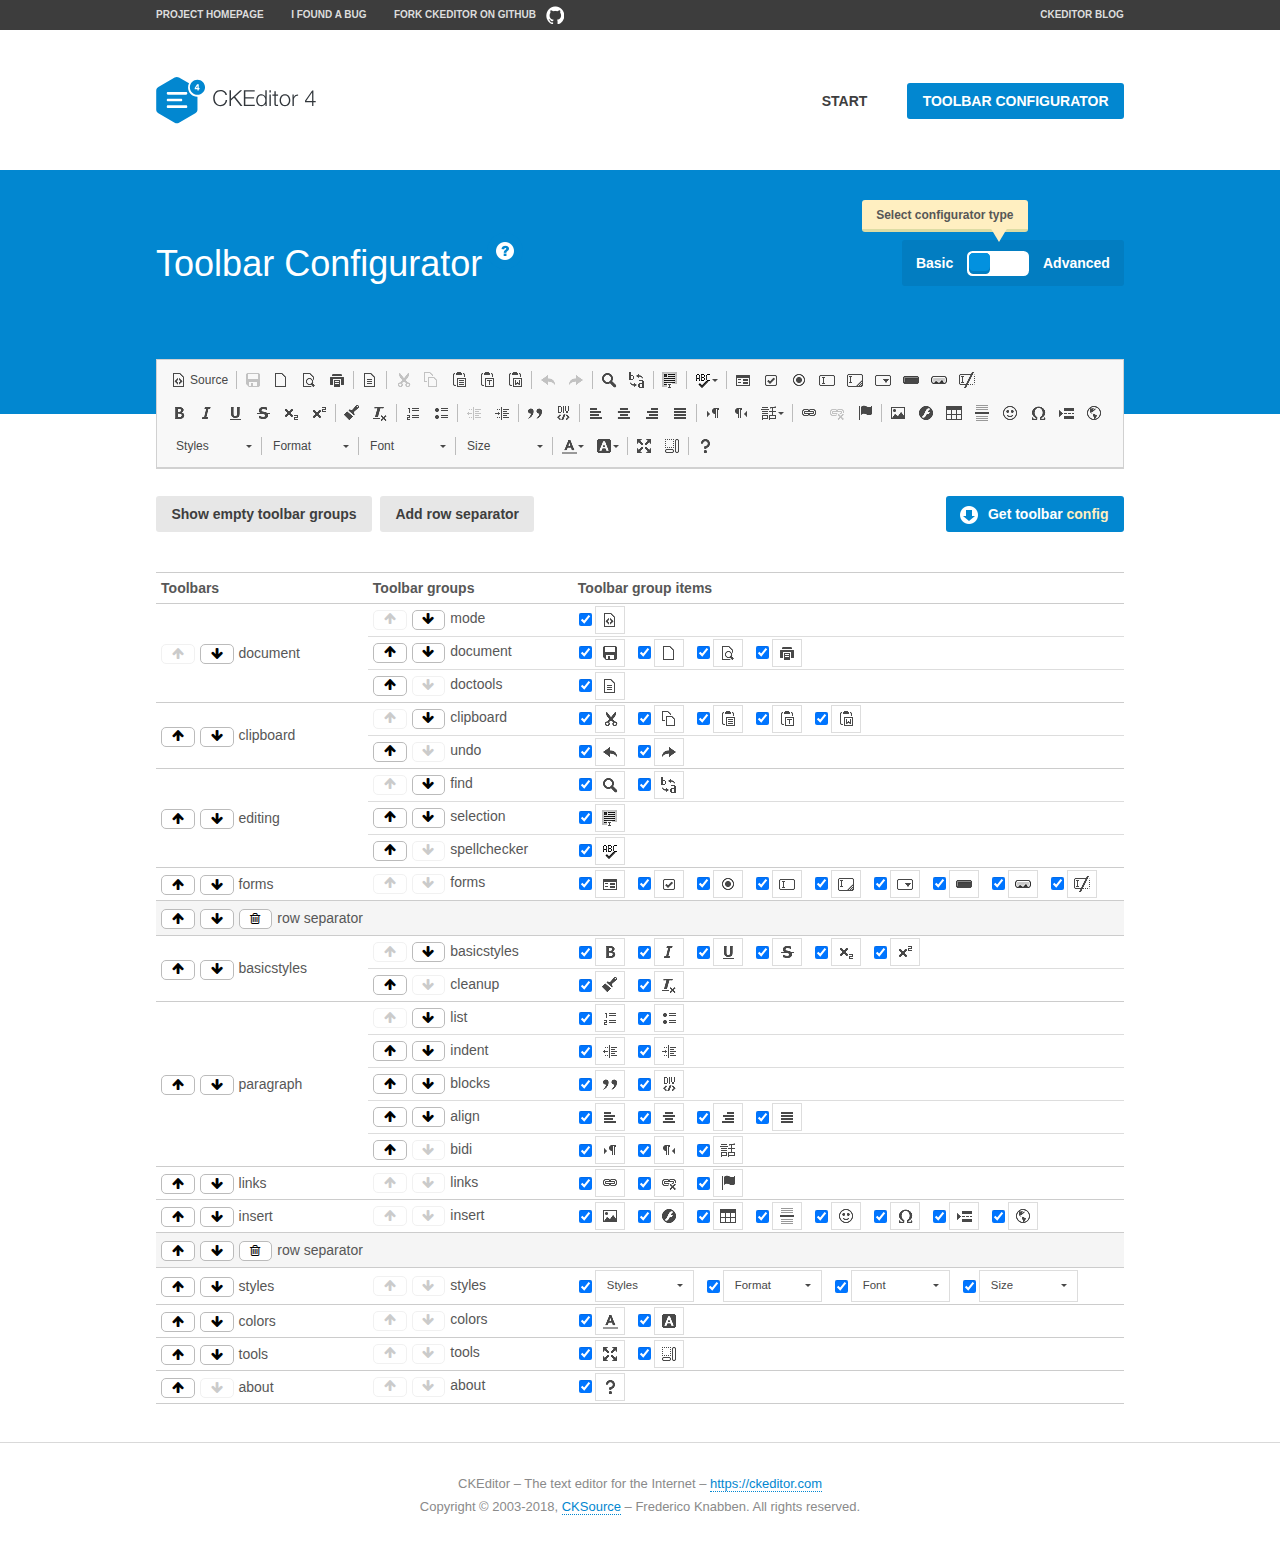
<file: root/frontend/theme-assets/vendors/js/editors/ckeditor/samples/toolbarconfigurator/index.html>
<!DOCTYPE html>
<!--
Copyright (c) 2003-2018, CKSource - Frederico Knabben. All rights reserved.
For licensing, see LICENSE.md or https://ckeditor.com/legal/ckeditor-oss-license
-->
<!--[if IE 8]><html class="ie8"><![endif]-->
<!--[if gt IE 8]><html><![endif]-->
<!--[if !IE]><!--><html><!--<![endif]-->
<head>
	<meta charset="utf-8">
	<title>Toolbar Configurator</title>
	<script src="../../ckeditor.js"></script>
	<script>
		if ( CKEDITOR.env.ie && CKEDITOR.env.version < 9 )
			CKEDITOR.tools.enableHtml5Elements( document );
	</script>
	<link rel="stylesheet" href="lib/codemirror/codemirror.css">
	<link rel="stylesheet" href="lib/codemirror/show-hint.css">
	<link rel="stylesheet" href="lib/codemirror/neo.css">
	<link rel="stylesheet" href="css/fontello.css">
	<link rel="stylesheet" href="../css/samples.css">
</head>
<body id="toolbar">

<nav class="navigation-a">
	<div class="grid-container">
		<ul class="navigation-a-left grid-width-70">
			<li><a href="https://ckeditor.com/ckeditor-4/">Project Homepage</a></li>
			<li><a href="https://github.com/ckeditor/ckeditor-dev/issues">I found a bug</a></li>
			<li><a href="http://github.com/ckeditor/ckeditor-dev" class="icon-pos-right icon-navigation-a-github">Fork CKEditor on GitHub</a></li>
		</ul>
		<ul class="navigation-a-right grid-width-30">
			<li><a href="https://ckeditor.com/blog/">CKEditor Blog</a></li>
		</ul>
	</div>
</nav>

<header class="header-a">
	<div class="grid-container">
		<h1 class="header-a-logo grid-width-30">
			<a href="../index.html"><img src="../img/logo.svg" onerror="this.src='../img/logo.png'; this.onerror=null;" alt="CKEditor Logo"></a>
		</h1>
		<nav class="navigation-b grid-width-70">
			<ul>
				<li><a href="../index.html"  class="button-a">Start</a></li>
				<li><a href="index.html"  class="button-a button-a-background">Toolbar configurator</a></li>
			</ul>
		</nav>
	</div>
</header>

<main>
	<div class="adjoined-top">
		<div class="grid-container">
			<div class="content grid-width-100">
				<div class="grid-container-nested">
					<h1 class="grid-width-60">
						Toolbar Configurator
						<a href="#help-content" type="button" title="Configurator help" id="help" class="button-a button-a-background button-a-no-text icon-pos-left icon-question-mark">Help</a>
					</h1>

					<div class="grid-width-40 grid-switch-magic">
						<div class="switch">
							<span class="balloon-a balloon-a-se">Select configurator type</span>
							<input type="radio" name="radio" data-num="1" id="radio-basic" />
							<input type="radio" name="radio" data-num="2" id="radio-advanced" />
							<label data-for="1" for="radio-basic">Basic</label>
							<span class="switch-inner">
								<span class="handler"></span>
							</span>
							<label data-for="2" for="radio-advanced">Advanced</label>
						</div>
					</div>
				</div>
			</div>
		</div>
	</div>
	<div class="adjoined-bottom">
		<div class="grid-container">
			<div class="grid-width-100">
				<div class="editors-container">
					<div id="editor-basic"></div>
					<div id="editor-advanced"></div>
				</div>
			</div>
		</div>
	</div>

	<div class="grid-container configurator">
		<div class="content grid-width-100">
			<div class="configurator">
				<div>
					<div id="toolbarModifierWrapper"></div>
				</div>
			</div>
		</div>
	</div>

	<div id="help-content">
		<div class="grid-container">
			<div class="grid-width-100">
				<h2>What Am I Doing Here?</h2>

				<div class="grid-container grid-container-nested">
					<div class="basic">
						<div class="grid-width-50">
							<p>Arrange <a href="https://docs.ckeditor.com/ckeditor4/docs/#!/api/CKEDITOR.config-cfg-toolbarGroups">toolbar groups</a>, toggle <a href="https://docs.ckeditor.com/ckeditor4/docs/#!/api/CKEDITOR.config-cfg-removeButtons">button visibility</a> according to your needs and get your toolbar configuration.</p>
							<p>You can replace the content of the <a href="../../config.js"><code>config.js</code></a> file with the generated configuration. If you already set some configuration options you will need to merge both configurations.</p>
						</div>
						<div class="grid-width-50">
							<p>Read more about different ways of <a href="https://docs.ckeditor.com/ckeditor4/docs/#!/guide/dev_configuration">setting configuration</a> and do not forget about <strong>clearing browser cache</strong>.</p>
							<p>Arranging toolbar groups is the recommended way of configuring the toolbar, but if you need more freedom you can use the <a href="#advanced">advanced configurator</a>.</p>
						</div>
					</div>
					<div class="advanced" style="display: none;">
						<div class="grid-width-50">
							<p>With this code editor you can edit your <a href="https://docs.ckeditor.com/ckeditor4/docs/#!/api/CKEDITOR.config-cfg-toolbar">toolbar configuration</a> live.</p>
							<p>You can replace the content of the <a href="../../config.js"><code>config.js</code></a> file with the generated configuration. If you already set some configuration options you will need to merge both configurations.</p>
						</div>
						<div class="grid-width-50">
							<p>Read more about different ways of <a href="https://docs.ckeditor.com/ckeditor4/docs/#!/guide/dev_configuration">setting configuration</a> and do not forget about <strong>clearing browser cache</strong>.</p>
						</div>
					</div>
				</div>

				<p class="grid-container grid-container-nested">
					<button type="button" class="help-content-close grid-width-100 button-a button-a-background">Got it. Let's play!</button>
				</p>
			</div>
		</div>
	</div>
</main>

<footer class="footer-a grid-container">
	<p class="grid-width-100">
		CKEditor &ndash; The text editor for the Internet &ndash; <a class="samples" href="https://ckeditor.com/">https://ckeditor.com</a>
	</p>
	<p class="grid-width-100" id="copy">
		Copyright &copy; 2003-2018, <a class="samples" href="https://cksource.com/">CKSource</a> &ndash; Frederico Knabben. All rights reserved.
	</p>
</footer>

<script src="lib/codemirror/codemirror.js"></script>
<script src="lib/codemirror/javascript.js"></script>
<script src="lib/codemirror/show-hint.js"></script>

<script src="js/fulltoolbareditor.js"></script>
<script src="js/abstracttoolbarmodifier.js"></script>
<script src="js/toolbarmodifier.js"></script>
<script src="js/toolbartextmodifier.js"></script>
<script src="../js/sf.js"></script>

<script>
	( function() {
		'use strict';

		var mode = ( window.location.hash.substr( 1 ) === 'advanced' ) ? 'advanced' : 'basic',
			configuratorSection = CKEDITOR.document.findOne( 'main > .grid-container.configurator' ),
			basicInstruction = CKEDITOR.document.findOne( '#help-content .basic' ),
			advancedInstruction = CKEDITOR.document.findOne( '#help-content .advanced' ),

			// Configurator mode switcher.
			modeSwitchBasic = CKEDITOR.document.getById( 'radio-basic' ),
			modeSwitchAdvanced = CKEDITOR.document.getById( 'radio-advanced' );

		// Initial setup
		function updateSwitcher() {
			if ( mode === 'advanced' ) {
				modeSwitchAdvanced.$.checked = true;
			} else {
				modeSwitchBasic.$.checked = true;
			}
		}

		updateSwitcher();

		CKEDITOR.document.getWindow().on( 'hashchange', function( e ) {
			var hash = window.location.hash.substr( 1 );
			if ( !( hash === 'advanced' || hash === 'basic' ) ) {
				return;
			}
			mode = hash;
			onToolbarsDone( mode );
		} );

		CKEDITOR.document.getWindow().on( 'resize', function() {
			updateToolbar( ( mode === 'basic' ? toolbarModifier : toolbarTextModifier )[ 'editorInstance' ] );
		} );

		function onRefresh( modifier ) {
			modifier = modifier || this;

			if ( mode === 'basic' && modifier instanceof ToolbarConfigurator.ToolbarTextModifier ) {
				return;
			}

			// CodeMirror container becomes visible, so we need to refresh and to avoid rendering problems.
			if ( mode === 'advanced' && modifier instanceof ToolbarConfigurator.ToolbarTextModifier ) {
				modifier.codeContainer.refresh();
			}

			updateToolbar( modifier.editorInstance );
		}

		function updateToolbar( editor ) {
			var editorContainer = editor.container;

			// Not always editor is loaded.
			if ( !editorContainer ) {
				return;
			}

			var displayStyle = editorContainer.getStyle( 'display' );

			editorContainer.setStyle( 'display', 'block' );

			var newHeight = editorContainer.getSize( 'height' );

			var newMarginTop = parseInt( editorContainer.getComputedStyle( 'margin-top' ), 10 );
			newMarginTop = ( isNaN( newMarginTop ) ? 0 : Number( newMarginTop ) );

			var newMarginBottom = parseInt( editorContainer.getComputedStyle( 'margin-bottom' ), 10 );
			newMarginBottom = ( isNaN( newMarginBottom ) ? 0 : Number( newMarginBottom ) );

			var result = newHeight + newMarginTop + newMarginBottom;

			editorContainer.setStyle( 'display', displayStyle );

			editor.container.getAscendant( 'div' ).setStyle( 'height', result + 'px' );
		}

		var toolbarModifier = new ToolbarConfigurator.ToolbarModifier( 'editor-basic' );

		var done = 0;
		toolbarModifier.init( onToolbarInit );
		toolbarModifier.onRefresh = onRefresh;

		CKEDITOR.document.getById( 'toolbarModifierWrapper' ).append( toolbarModifier.mainContainer );

		var toolbarTextModifier = new ToolbarConfigurator.ToolbarTextModifier( 'editor-advanced' );
		toolbarTextModifier.init( onToolbarInit );
		toolbarTextModifier.onRefresh = onRefresh;

		function onToolbarInit() {
			if ( ++done === 2 ) {
				onToolbarsDone();

				positionSticky.watch( CKEDITOR.document.findOne( '.toolbar' ), function() {
					return mode === 'advanced';
				} );
			}
		}

		function onToolbarsDone() {
			if ( mode === 'basic' ) {
				toggleModeBasic( false );
			} else {
				toggleModeAdvanced( false );
			}

			updateSwitcher();

			setTimeout( function() {
				CKEDITOR.document.findOne( '.editors-container' ).addClass( 'active' );
				CKEDITOR.document.findOne( '#toolbarModifierWrapper' ).addClass( 'active' );
			}, 200 );
		}

		CKEDITOR.document.getById( 'toolbarModifierWrapper' ).append( toolbarTextModifier.mainContainer );

		function toogleModeSwitch( onElement, offElement, onModifier, offModifier ) {
			onElement.addClass( 'fancy-button-active' );
			offElement.removeClass( 'fancy-button-active' );

			onModifier.showUI();
			offModifier.hideUI();
		}

		function toggleModeBasic( callOnRefresh ) {
			callOnRefresh = ( callOnRefresh !== false );
			mode = 'basic';
			window.location.hash = '#basic';
			toogleModeSwitch( modeSwitchBasic, modeSwitchAdvanced, toolbarModifier, toolbarTextModifier );

			configuratorSection.removeClass( 'freed-width' );
			basicInstruction.show();
			advancedInstruction.hide();

			callOnRefresh && onRefresh( toolbarModifier );
		}

		function toggleModeAdvanced( callOnRefresh ) {
			callOnRefresh = ( callOnRefresh !== false );
			mode = 'advanced';
			window.location.hash = '#advanced';
			toogleModeSwitch( modeSwitchAdvanced, modeSwitchBasic, toolbarTextModifier, toolbarModifier );

			configuratorSection.addClass( 'freed-width' );
			advancedInstruction.show();
			basicInstruction.hide();

			callOnRefresh && onRefresh( toolbarTextModifier );
		}

		modeSwitchBasic.on( 'click', toggleModeBasic );
		modeSwitchAdvanced.on( 'click', toggleModeAdvanced );

		//
		// Position:sticky for the toolbar.
		//

		// Will make elements behave like they were styled with position:sticky.
		var positionSticky = {
			// Store object: {
			// 		element: CKEDITOR.dom.element, // Element which will float.
			// 		placeholder: CKEDITOR.dom.element, // Placeholder which is place to prevent page bounce.
			// 		isFixed: boolean // Whether element float now.
			// }
			watched: [],

			active: [],

			staticContainer: null,

			init: function() {
				var element = CKEDITOR.dom.element.createFromHtml(
					'<div class="staticContainer">' +
						'<div class="grid-container" >' +
							'<div class="grid-width-100">' +
								'<div class="inner"></div>' +
							'</div>' +
						'</div>' +
					'</div>' );

				this.staticContainer = element.findOne( '.inner' );

				CKEDITOR.document.getBody().append( element );
			},

			watch: function( element, preventFunc ) {
				this.watched.push( {
					element: element,
					placeholder: new CKEDITOR.dom.element( 'div' ),
					isFixed: false,
					preventFunc: preventFunc
				} );
			},

			checkAll: function() {
				for ( var i = 0; i < this.watched.length; i++ ) {
					this.check( this.watched[ i ] );
				}
			},

			check: function( element ) {
				var isFixed = element.isFixed;
				var shouldBeFixed = this.shouldBeFixed( element );

				// Nothing to be done.
				if ( isFixed === shouldBeFixed ) {
					return;
				}

				var placeholder = element.placeholder;

				if ( isFixed ) {
					// Unfixing.

					element.element.insertBefore( placeholder );
					placeholder.remove();

					element.element.removeStyle( 'margin' );

					this.active.splice( CKEDITOR.tools.indexOf( this.active, element ), 1 );

				} else {
					// Fixing.
					placeholder.setStyle( 'width', element.element.getSize( 'width' ) + 'px' );
					placeholder.setStyle( 'height', element.element.getSize( 'height' ) + 'px' );
					placeholder.setStyle( 'margin-bottom', element.element.getComputedStyle( 'margin-bottom' ) );
					placeholder.setStyle( 'display', element.element.getComputedStyle( 'display' ) );
					placeholder.insertAfter( element.element );

					this.staticContainer.append( element.element );

					this.active.push( element );
				}

				element.isFixed = !element.isFixed;
			},

			shouldBeFixed: function( element ) {
				if ( element.preventFunc && element.preventFunc() ) {
					return false;
				}

				// If element is already fixed we are checking it's placeholder.
				var related = ( element.isFixed ? element.placeholder : element.element ),
					clientRect = related.$.getBoundingClientRect(),
					staticHeight = this.staticContainer.getSize('height' ),
					elemHeight = element.element.getSize( 'height' );

				if ( element.isFixed ) {
					return ( clientRect.top + elemHeight < staticHeight );
				} else {
					return ( clientRect.top < staticHeight );
				}
			}
		};

		positionSticky.init();

		CKEDITOR.document.getWindow().on( 'scroll',
			new CKEDITOR.tools.eventsBuffer( 100, positionSticky.checkAll, positionSticky ).input
		);

		// Make the toolbar sticky.
		positionSticky.watch( CKEDITOR.document.findOne( '.editors-container' ) );

		// Help button and help-content.
		( function() {
			var helpButton = CKEDITOR.document.getById( 'help' ),
				helpContent = CKEDITOR.document.getById( 'help-content' );

			// Don't show help button on IE8 because it's unsupported by Pico Modal.
			if ( CKEDITOR.env.ie && CKEDITOR.env.version == 8 ) {
				helpButton.hide();
			} else {
				// Display help modal when the button is clicked.
				helpButton.on( 'click', function( evt ) {
					SF.modal( {
						// Clone modal content from DOM.
						content: helpContent.getHtml(),

						afterCreate: function( modal ) {
							// Enable modal content button to close the modal.
							new CKEDITOR.dom.element( modal.modalElem() ).findOne( '.help-content-close' ).once( 'click', modal.close );
						}
					} ).show();
				} );
			}
		} )();
	} )();
</script>
</body>
</html>
</file>
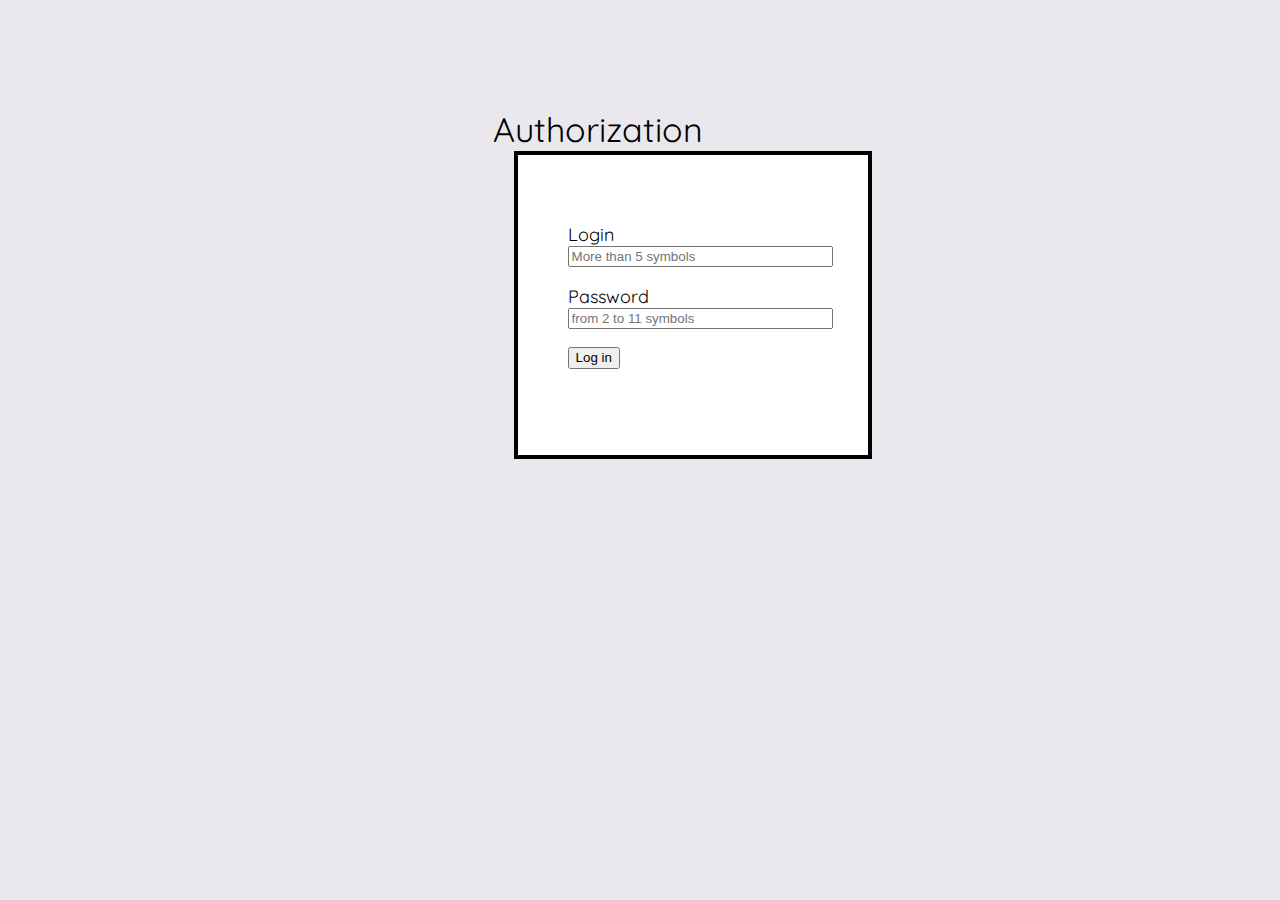
<file: root/frontend/auth.html>
<!DOCTYPE html>
<html>
<head>
	<link rel="stylesheet" type="text/css" href="theme-assets/css/style2.css">
	<title>Authorization</title>
	<meta charset="utf-8">
	<link href="https://fonts.googleapis.com/css?family=Quicksand&display=swap&subset=latin-ext" rel="stylesheet">
</head>
<body>
	<div class="bg">
		<div class="head">Authorization</div>
		<div class="login">
			<form action="../admin/auth.php" method="post"> 
				</br><a class="nav_link2" >Login</a></br>
				<input type="text" name="login" required="" name="login" placeholder="More than 5 symbols" size="30" cl></br>
			    </br><a class="nav_link2" >Password</a></br>
				<input type="text" name="password" required="" name="password" placeholder="from 2 to 11 symbols" size="30"></br>
				</br><button class="button1" type="submit">Log in</button></div>
			</form>
		</div>
	</div>
</body>
</html>
</file>
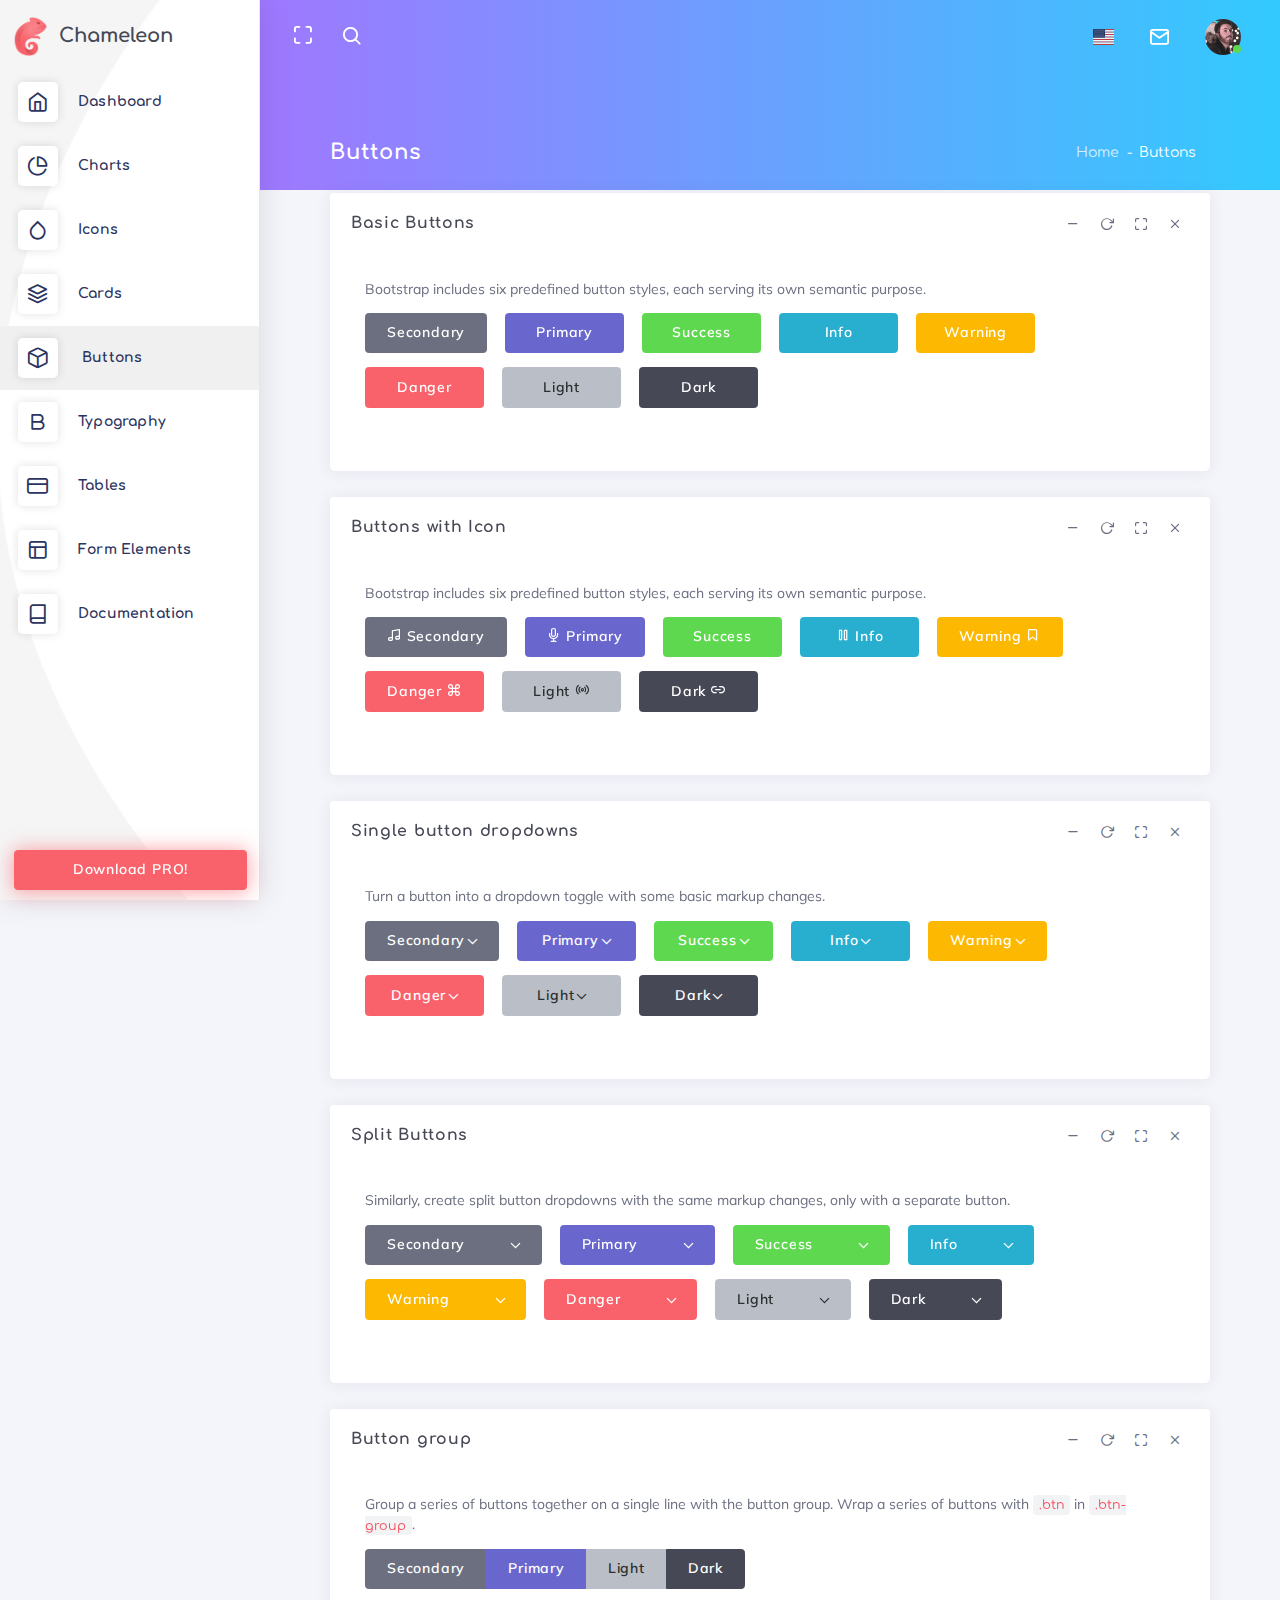
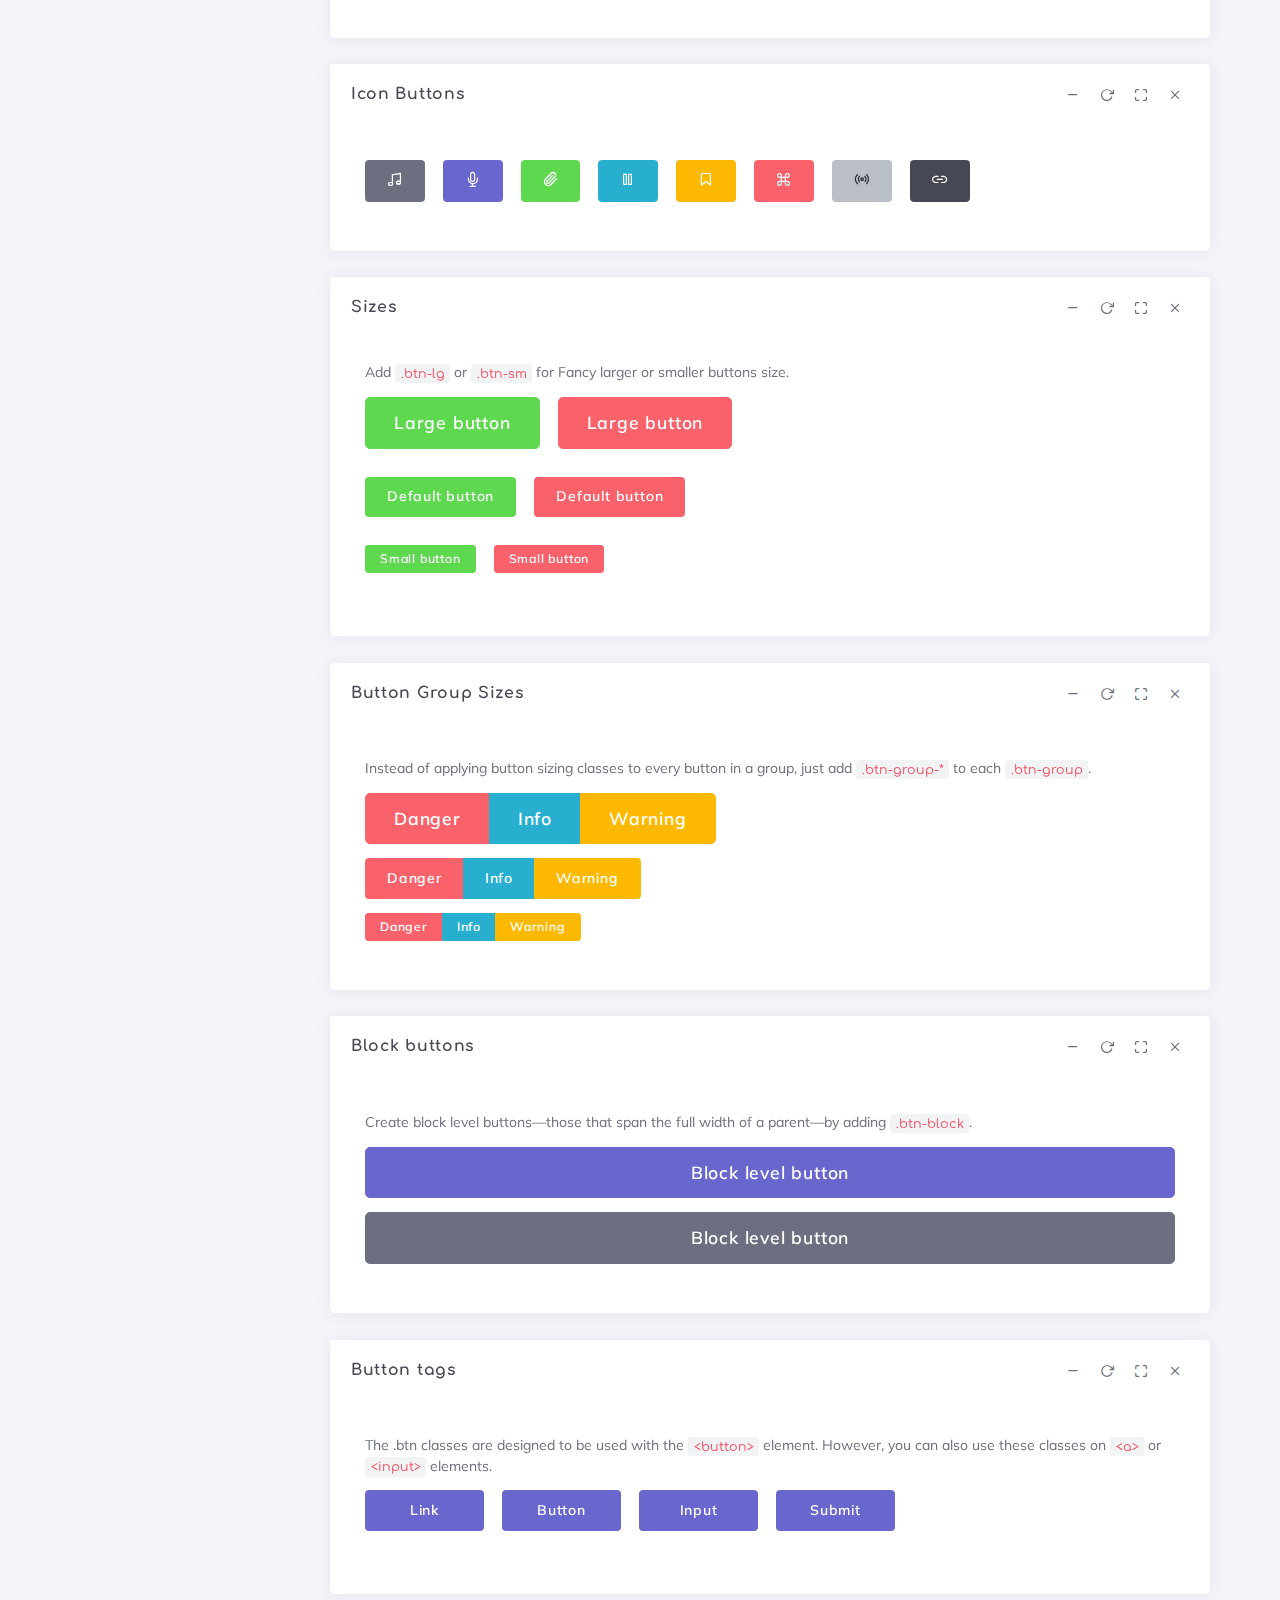
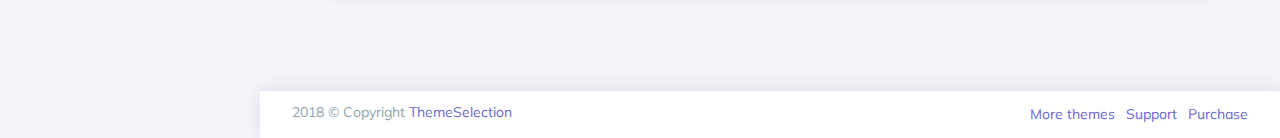
<file: root/frontend/buttons.html>
<!DOCTYPE html>
<html class="loading" lang="en" data-textdirection="ltr">
  <head>
    <meta http-equiv="Content-Type" content="text/html; charset=UTF-8">
    <meta http-equiv="X-UA-Compatible" content="IE=edge">
    <meta name="viewport" content="width=device-width, initial-scale=1.0, user-scalable=0, minimal-ui">
    <meta name="description" content="Chameleon Admin is a modern Bootstrap 4 webapp &amp; admin dashboard html template with a large number of components, elegant design, clean and organized code.">
    <meta name="keywords" content="admin template, Chameleon admin template, dashboard template, gradient admin template, responsive admin template, webapp, eCommerce dashboard, analytic dashboard">
    <meta name="author" content="ThemeSelect">
    <title>Buttons - Chameleon Admin - Modern Bootstrap 4 WebApp & Dashboard HTML Template + UI Kit</title>
    <link rel="apple-touch-icon" href="theme-assets/images/ico/apple-icon-120.png">
    <link rel="shortcut icon" type="image/x-icon" href="theme-assets/images/ico/favicon.ico">
    <link href="https://fonts.googleapis.com/css?family=Muli:300,300i,400,400i,600,600i,700,700i%7CComfortaa:300,400,700" rel="stylesheet">
    <link href="https://maxcdn.icons8.com/fonts/line-awesome/1.1/css/line-awesome.min.css" rel="stylesheet">
    <!-- BEGIN VENDOR CSS-->
    <link rel="stylesheet" type="text/css" href="theme-assets/css/vendors.css">
    <!-- END VENDOR CSS-->
    <!-- BEGIN CHAMELEON  CSS-->
    <link rel="stylesheet" type="text/css" href="theme-assets/css/app-lite.css">
    <!-- END CHAMELEON  CSS-->
    <!-- BEGIN Page Level CSS-->
    <link rel="stylesheet" type="text/css" href="theme-assets/css/core/menu/menu-types/vertical-menu.css">
    <link rel="stylesheet" type="text/css" href="theme-assets/css/core/colors/palette-gradient.css">
    <!-- END Page Level CSS-->
    <!-- BEGIN Custom CSS-->
    <!-- END Custom CSS-->
  </head>
  <body class="vertical-layout vertical-menu 2-columns   menu-expanded fixed-navbar" data-open="click" data-menu="vertical-menu" data-color="bg-gradient-x-purple-blue" data-col="2-columns">

    <!-- fixed-top-->
    <nav class="header-navbar navbar-expand-md navbar navbar-with-menu navbar-without-dd-arrow fixed-top navbar-semi-light">
      <div class="navbar-wrapper">
        <div class="navbar-container content">
          <div class="collapse navbar-collapse show" id="navbar-mobile">
            <ul class="nav navbar-nav mr-auto float-left">
              <li class="nav-item d-block d-md-none"><a class="nav-link nav-menu-main menu-toggle hidden-xs" href="#"><i class="ft-menu"></i></a></li>
              <li class="nav-item d-none d-md-block"><a class="nav-link nav-link-expand" href="#"><i class="ficon ft-maximize"></i></a></li>
              <li class="nav-item dropdown navbar-search"><a class="nav-link dropdown-toggle hide" data-toggle="dropdown" href="#"><i class="ficon ft-search"></i></a>
                <ul class="dropdown-menu">
                  <li class="arrow_box">
                    <form>
                      <div class="input-group search-box">
                        <div class="position-relative has-icon-right full-width">
                          <input class="form-control" id="search" type="text" placeholder="Search here...">
                          <div class="form-control-position navbar-search-close"><i class="ft-x">   </i></div>
                        </div>
                      </div>
                    </form>
                  </li>
                </ul>
              </li>
            </ul>
            <ul class="nav navbar-nav float-right">         
              <li class="dropdown dropdown-language nav-item"><a class="dropdown-toggle nav-link" id="dropdown-flag" href="#" data-toggle="dropdown" aria-haspopup="true" aria-expanded="false"><i class="flag-icon flag-icon-us"></i><span class="selected-language"></span></a>
                <div class="dropdown-menu" aria-labelledby="dropdown-flag">
                  <div class="arrow_box"><a class="dropdown-item" href="#"><i class="flag-icon flag-icon-us"></i> English</a><a class="dropdown-item" href="#"><i class="flag-icon flag-icon-cn"></i> Chinese</a><a class="dropdown-item" href="#"><i class="flag-icon flag-icon-ru"></i> Russian</a><a class="dropdown-item" href="#"><i class="flag-icon flag-icon-fr"></i> French</a><a class="dropdown-item" href="#"><i class="flag-icon flag-icon-es"></i> Spanish</a></div>
                </div>
              </li>
            </ul>
            <ul class="nav navbar-nav float-right">
              <li class="dropdown dropdown-notification nav-item"><a class="nav-link nav-link-label" href="#" data-toggle="dropdown"><i class="ficon ft-mail">             </i></a>
                <div class="dropdown-menu dropdown-menu-right">
                  <div class="arrow_box_right"><a class="dropdown-item" href="#"><i class="ft-book"></i> Read Mail</a><a class="dropdown-item" href="#"><i class="ft-bookmark"></i> Read Later</a><a class="dropdown-item" href="#"><i class="ft-check-square"></i> Mark all Read       </a></div>
                </div>
              </li>
              <li class="dropdown dropdown-user nav-item"><a class="dropdown-toggle nav-link dropdown-user-link" href="#" data-toggle="dropdown">             <span class="avatar avatar-online"><img src="theme-assets/images/portrait/small/avatar-s-19.png" alt="avatar"><i></i></span></a>
                <div class="dropdown-menu dropdown-menu-right">
                  <div class="arrow_box_right"><a class="dropdown-item" href="#"><span class="avatar avatar-online"><img src="theme-assets/images/portrait/small/avatar-s-19.png" alt="avatar"><span class="user-name text-bold-700 ml-1">John Doe</span></span></a>
                    <div class="dropdown-divider"></div><a class="dropdown-item" href="#"><i class="ft-user"></i> Edit Profile</a><a class="dropdown-item" href="#"><i class="ft-mail"></i> My Inbox</a><a class="dropdown-item" href="#"><i class="ft-check-square"></i> Task</a><a class="dropdown-item" href="#"><i class="ft-message-square"></i> Chats</a>
                    <div class="dropdown-divider"></div><a class="dropdown-item" href="#"><i class="ft-power"></i> Logout</a>
                  </div>
                </div>
              </li>
            </ul>
          </div>
        </div>
      </div>
    </nav>

    <!-- ////////////////////////////////////////////////////////////////////////////-->


    <div class="main-menu menu-fixed menu-light menu-accordion    menu-shadow " data-scroll-to-active="true" data-img="theme-assets/images/backgrounds/02.jpg">
      <div class="navbar-header">
        <ul class="nav navbar-nav flex-row">       
          <li class="nav-item mr-auto"><a class="navbar-brand" href="index.html"><img class="brand-logo" alt="Chameleon admin logo" src="theme-assets/images/logo/logo.png"/>
              <h3 class="brand-text">Chameleon</h3></a></li>
          <li class="nav-item d-md-none"><a class="nav-link close-navbar"><i class="ft-x"></i></a></li>
        </ul>
      </div>
      <div class="main-menu-content">
        <ul class="navigation navigation-main" id="main-menu-navigation" data-menu="menu-navigation">
          <li class=" nav-item"><a href="index.html"><i class="ft-home"></i><span class="menu-title" data-i18n="">Dashboard</span></a>
          </li>
          <li class=" nav-item"><a href="charts.html"><i class="ft-pie-chart"></i><span class="menu-title" data-i18n="">Charts</span></a>
          </li>
          <li class=" nav-item"><a href="icons.html"><i class="ft-droplet"></i><span class="menu-title" data-i18n="">Icons</span></a>
          </li>
          <li class=" nav-item"><a href="cards.html"><i class="ft-layers"></i><span class="menu-title" data-i18n="">Cards</span></a>
          </li>
          <li class="active"><a href="buttons.html"><i class="ft-box"></i><span class="menu-title" data-i18n="">Buttons</span></a>
          </li>
          <li class=" nav-item"><a href="typography.html"><i class="ft-bold"></i><span class="menu-title" data-i18n="">Typography</span></a>
          </li>
          <li class=" nav-item"><a href="tables.html"><i class="ft-credit-card"></i><span class="menu-title" data-i18n="">Tables</span></a>
          </li>
          <li class=" nav-item"><a href="form-elements.html"><i class="ft-layout"></i><span class="menu-title" data-i18n="">Form Elements</span></a>
          </li>
          <li class=" nav-item"><a href="https://themeselection.com/demo/chameleon-admin-template/documentation"><i class="ft-book"></i><span class="menu-title" data-i18n="">Documentation</span></a>
          </li>
        </ul>
      </div><a class="btn btn-danger btn-block btn-glow btn-upgrade-pro mx-1" href="https://themeselection.com/products/chameleon-admin-modern-bootstrap-webapp-dashboard-html-template-ui-kit/" target="_blank">Download PRO!</a>
      <div class="navigation-background"></div>
    </div>

    <div class="app-content content">
      <div class="content-wrapper">
        <div class="content-wrapper-before"></div>
        <div class="content-header row">
          <div class="content-header-left col-md-4 col-12 mb-2">
            <h3 class="content-header-title">Buttons</h3>
          </div>
          <div class="content-header-right col-md-8 col-12">
            <div class="breadcrumbs-top float-md-right">
              <div class="breadcrumb-wrapper mr-1">
                <ol class="breadcrumb">
                  <li class="breadcrumb-item"><a href="index.html">Home</a>
                  </li>
                  <li class="breadcrumb-item active">Buttons
                  </li>
                </ol>
              </div>
            </div>
          </div>
        </div>
        <div class="content-body"><!-- Basic Buttons start -->
<section id="basic-buttons">
    <div class="row">
        <div class="col-lg-12 col-md-12">
            <div class="card">
                <div class="card-header">
                    <h4 class="card-title">Basic Buttons </h4>
                    <a class="heading-elements-toggle"><i class="la la-ellipsis font-medium-3"></i></a>
                    <div class="heading-elements">
                        <ul class="list-inline mb-0">
                            <li><a data-action="collapse"><i class="ft-minus"></i></a></li>
                            <li><a data-action="reload"><i class="ft-rotate-cw"></i></a></li>
                            <li><a data-action="expand"><i class="ft-maximize"></i></a></li>
                            <li><a data-action="close"><i class="ft-x"></i></a></li>
                        </ul>
                    </div>
                </div>
                <div class="card-content collapse show">
                    <div class="card-body">
                        <p class="card-subtitle">Bootstrap includes six predefined button styles, each serving its own semantic purpose.</p>
                        <div class="form-group">
                            <!-- basic buttons -->
                            <button type="button" class="btn btn-secondary btn-min-width mr-1 mb-1">Secondary</button>
                            <button type="button" class="btn btn-primary btn-min-width mr-1 mb-1">Primary</button>
                            <button type="button" class="btn btn-success btn-min-width mr-1 mb-1">Success</button>
                            <button type="button" class="btn btn-info btn-min-width mr-1 mb-1">Info</button>
                            <button type="button" class="btn btn-warning btn-min-width mr-1 mb-1">Warning</button>
                            <button type="button" class="btn btn-danger btn-min-width mr-1 mb-1">Danger</button>
                            <button type="button" class="btn btn-light btn-min-width mr-1 mb-1">Light</button>
                            <button type="button" class="btn btn-dark btn-min-width mr-1 mb-1">Dark</button>
                        </div>
                    </div>
                </div>
            </div>
        </div>
    </div>
</section>
<!-- Basic Buttons end -->

<!-- Basic Button Icon start -->
<section id="basic-button-icons">
    <div class="row">
        <div class="col-lg-12 col-md-12">
            <div class="card">
                <div class="card-header">
                    <h4 class="card-title">Buttons with Icon </h4>
                    <a class="heading-elements-toggle"><i class="la la-ellipsis font-medium-3"></i></a>
                    <div class="heading-elements">
                        <ul class="list-inline mb-0">
                            <li><a data-action="collapse"><i class="ft-minus"></i></a></li>
                            <li><a data-action="reload"><i class="ft-rotate-cw"></i></a></li>
                            <li><a data-action="expand"><i class="ft-maximize"></i></a></li>
                            <li><a data-action="close"><i class="ft-x"></i></a></li>
                        </ul>
                    </div>
                </div>
                <div class="card-content collapse show">
                    <div class="card-body">
                        <p class="card-subtitle">Bootstrap includes six predefined button styles, each serving its own semantic purpose.</p>
                        <div class="form-group">
                            <!-- Buttons with Icon -->
                            <button type="button" class="btn btn-secondary btn-min-width mr-1 mb-1"><i class="ft-music"></i> Secondary</button>
                            <button type="button" class="btn btn-primary btn-min-width mr-1 mb-1"><i class="ft-mic"></i> Primary</button>
                            <button type="button" class="btn btn-success btn-min-width mr-1 mb-1"><i class=""></i> Success</button>
                            <button type="button" class="btn btn-info btn-min-width mr-1 mb-1"><i class="ft-pause"></i> Info</button>
                            <button type="button" class="btn btn-warning btn-min-width mr-1 mb-1">Warning <i class="ft-bookmark"></i></button>
                            <button type="button" class="btn btn-danger btn-min-width mr-1 mb-1">Danger <i class="ft-command"></i></button>
                            <button type="button" class="btn btn-light btn-min-width mr-1 mb-1">Light <i class="ft-radio"></i></button>
                            <button type="button" class="btn btn-dark btn-min-width mr-1 mb-1">Dark <i class="ft-link-2"></i></button>
                        </div>
                    </div>
                </div>
            </div>
        </div>
    </div>
</section>
<!-- Basic Button Icon end -->

<!-- Single button dropdowns start -->
<section id="single-button-dropdowns">
    <div class="row">
        <div class="col-lg-12 col-md-12">
            <div class="card">
                <div class="card-header">
                    <h4 class="card-title">Single button dropdowns</h4>
                    <a class="heading-elements-toggle"><i class="la la-ellipsis font-medium-3"></i></a>
                    <div class="heading-elements">
                        <ul class="list-inline mb-0">
                            <li><a data-action="collapse"><i class="ft-minus"></i></a></li>
                            <li><a data-action="reload"><i class="ft-rotate-cw"></i></a></li>
                            <li><a data-action="expand"><i class="ft-maximize"></i></a></li>
                            <li><a data-action="close"><i class="ft-x"></i></a></li>
                        </ul>
                    </div>
                </div>
                <div class="card-content collapse show">
                    <div class="card-body">
                        <p class="card-subtitle">Turn a button into a dropdown toggle with some basic markup changes.</p>
                        <div class="form-group">
                            <!-- Single Button Dropdown -->
                            <div class="btn-group mr-1 mb-1">
                                <button type="button" class="btn btn-secondary btn-min-width dropdown-toggle" data-toggle="dropdown" aria-haspopup="true" aria-expanded="true">Secondary</button>
                                <div class="dropdown-menu">
                                    <a class="dropdown-item" href="#">Action</a>
                                    <a class="dropdown-item" href="#">Another action</a>
                                    <a class="dropdown-item" href="#">Something else here</a>
                                    <div class="dropdown-divider"></div>
                                    <a class="dropdown-item" href="#">Separated link</a>
                                </div>
                            </div>
                            <!-- /btn-group -->
                            <div class="btn-group mr-1 mb-1">
                                <button type="button" class="btn btn-primary btn-min-width dropdown-toggle" data-toggle="dropdown" aria-haspopup="true" aria-expanded="false">Primary</button>
                                <div class="dropdown-menu">
                                    <a class="dropdown-item" href="#">Action</a>
                                    <a class="dropdown-item" href="#">Another action</a>
                                    <a class="dropdown-item" href="#">Something else here</a>
                                    <div class="dropdown-divider"></div>
                                    <a class="dropdown-item" href="#">Separated link</a>
                                </div>
                            </div>
                            <!-- /btn-group -->
                            <div class="btn-group mr-1 mb-1">
                                <button type="button" class="btn btn-success btn-min-width dropdown-toggle" data-toggle="dropdown" aria-haspopup="true" aria-expanded="false">Success</button>
                                <div class="dropdown-menu">
                                    <a class="dropdown-item" href="#">Action</a>
                                    <a class="dropdown-item" href="#">Another action</a>
                                    <a class="dropdown-item" href="#">Something else here</a>
                                    <div class="dropdown-divider"></div>
                                    <a class="dropdown-item" href="#">Separated link</a>
                                </div>
                            </div>
                            <!-- /btn-group -->
                            <div class="btn-group mr-1 mb-1">
                                <button type="button" class="btn btn-info btn-min-width dropdown-toggle" data-toggle="dropdown" aria-haspopup="true" aria-expanded="false">Info</button>
                                <div class="dropdown-menu">
                                    <a class="dropdown-item" href="#">Action</a>
                                    <a class="dropdown-item" href="#">Another action</a>
                                    <a class="dropdown-item" href="#">Something else here</a>
                                    <div class="dropdown-divider"></div>
                                    <a class="dropdown-item" href="#">Separated link</a>
                                </div>
                            </div>
                            <!-- /btn-group -->
                            <div class="btn-group mr-1 mb-1">
                                <button type="button" class="btn btn-warning btn-min-width dropdown-toggle" data-toggle="dropdown" aria-haspopup="true" aria-expanded="false">Warning</button>
                                <div class="dropdown-menu">
                                    <a class="dropdown-item" href="#">Action</a>
                                    <a class="dropdown-item" href="#">Another action</a>
                                    <a class="dropdown-item" href="#">Something else here</a>
                                    <div class="dropdown-divider"></div>
                                    <a class="dropdown-item" href="#">Separated link</a>
                                </div>
                            </div>
                            <!-- /btn-group -->
                            <div class="btn-group mr-1 mb-1">
                                <button type="button" class="btn btn-danger btn-min-width dropdown-toggle" data-toggle="dropdown" aria-haspopup="true" aria-expanded="false">Danger</button>
                                <div class="dropdown-menu">
                                    <a class="dropdown-item" href="#">Action</a>
                                    <a class="dropdown-item" href="#">Another action</a>
                                    <a class="dropdown-item" href="#">Something else here</a>
                                    <div class="dropdown-divider"></div>
                                    <a class="dropdown-item" href="#">Separated link</a>
                                </div>
                            </div>
                            <!-- /btn-group -->
                            <div class="btn-group mr-1 mb-1">
                                <button type="button" class="btn btn-light btn-min-width dropdown-toggle" data-toggle="dropdown" aria-haspopup="true" aria-expanded="false">Light</button>
                                <div class="dropdown-menu">
                                    <a class="dropdown-item" href="#">Action</a>
                                    <a class="dropdown-item" href="#">Another action</a>
                                    <a class="dropdown-item" href="#">Something else here</a>
                                    <div class="dropdown-divider"></div>
                                    <a class="dropdown-item" href="#">Separated link</a>
                                </div>
                            </div>
                            <!-- /btn-group -->
                            <div class="btn-group mr-1 mb-1">
                                <button type="button" class="btn btn-dark btn-min-width dropdown-toggle" data-toggle="dropdown" aria-haspopup="true" aria-expanded="false">Dark</button>
                                <div class="dropdown-menu">
                                    <a class="dropdown-item" href="#">Action</a>
                                    <a class="dropdown-item" href="#">Another action</a>
                                    <a class="dropdown-item" href="#">Something else here</a>
                                    <div class="dropdown-divider"></div>
                                    <a class="dropdown-item" href="#">Separated link</a>
                                </div>
                            </div>
                            <!-- /btn-group -->
                        </div>
                    </div>
                </div>
            </div>
        </div>
    </div>
</section>
<!-- Single button dropdowns end -->

<!-- Split Buttons start -->
<section id="split-buttons">
    <div class="row">
        <div class="col-lg-12 col-md-12">
            <div class="card">
                <div class="card-header">
                    <h4 class="card-title">Split Buttons</h4>
                    <a class="heading-elements-toggle"><i class="la la-ellipsis font-medium-3"></i></a>
                    <div class="heading-elements">
                        <ul class="list-inline mb-0">
                            <li><a data-action="collapse"><i class="ft-minus"></i></a></li>
                            <li><a data-action="reload"><i class="ft-rotate-cw"></i></a></li>
                            <li><a data-action="expand"><i class="ft-maximize"></i></a></li>
                            <li><a data-action="close"><i class="ft-x"></i></a></li>
                        </ul>
                    </div>
                </div>
                <div class="card-content collapse show">
                    <div class="card-body">
                        <p class="card-subtitle">Similarly, create split button dropdowns with the same markup changes, only with a separate button.</p>
                        <div class="form-group">
                            <!-- Split Button Dropdown -->
                            <div class="btn-group mr-1 mb-1">
                                <button type="button" class="btn btn-secondary">Secondary</button>
                                <button type="button" class="btn btn-secondary dropdown-toggle" data-toggle="dropdown" aria-haspopup="true" aria-expanded="false">
                                </button>
                                <div class="dropdown-menu">
                                    <a class="dropdown-item" href="#">Action</a>
                                    <a class="dropdown-item" href="#">Another action</a>
                                    <a class="dropdown-item" href="#">Something else here</a>
                                    <div class="dropdown-divider"></div>
                                    <a class="dropdown-item" href="#">Separated link</a>
                                </div>
                            </div>
                            <!-- /btn-group -->
                            <div class="btn-group mr-1 mb-1">
                                <button type="button" class="btn btn-primary">Primary</button>
                                <button type="button" class="btn btn-primary dropdown-toggle" data-toggle="dropdown" aria-haspopup="true" aria-expanded="false">
                                </button>
                                <div class="dropdown-menu">
                                    <a class="dropdown-item" href="#">Action</a>
                                    <a class="dropdown-item" href="#">Another action</a>
                                    <a class="dropdown-item" href="#">Something else here</a>
                                    <div class="dropdown-divider"></div>
                                    <a class="dropdown-item" href="#">Separated link</a>
                                </div>
                            </div>
                            <!-- /btn-group -->
                            <div class="btn-group mr-1 mb-1">
                                <button type="button" class="btn btn-success">Success</button>
                                <button type="button" class="btn btn-success dropdown-toggle" data-toggle="dropdown" aria-haspopup="true" aria-expanded="false">
                                </button>
                                <div class="dropdown-menu">
                                    <a class="dropdown-item" href="#">Action</a>
                                    <a class="dropdown-item" href="#">Another action</a>
                                    <a class="dropdown-item" href="#">Something else here</a>
                                    <div class="dropdown-divider"></div>
                                    <a class="dropdown-item" href="#">Separated link</a>
                                </div>
                            </div>
                            <!-- /btn-group -->
                            <div class="btn-group mr-1 mb-1">
                                <button type="button" class="btn btn-info">Info</button>
                                <button type="button" class="btn btn-info dropdown-toggle" data-toggle="dropdown" aria-haspopup="true" aria-expanded="false">
                                </button>
                                <div class="dropdown-menu">
                                    <a class="dropdown-item" href="#">Action</a>
                                    <a class="dropdown-item" href="#">Another action</a>
                                    <a class="dropdown-item" href="#">Something else here</a>
                                    <div class="dropdown-divider"></div>
                                    <a class="dropdown-item" href="#">Separated link</a>
                                </div>
                            </div>
                            <!-- /btn-group -->
                            <div class="btn-group mr-1 mb-1">
                                <button type="button" class="btn btn-warning">Warning</button>
                                <button type="button" class="btn btn-warning dropdown-toggle" data-toggle="dropdown" aria-haspopup="true" aria-expanded="false">
                                </button>
                                <div class="dropdown-menu">
                                    <a class="dropdown-item" href="#">Action</a>
                                    <a class="dropdown-item" href="#">Another action</a>
                                    <a class="dropdown-item" href="#">Something else here</a>
                                    <div class="dropdown-divider"></div>
                                    <a class="dropdown-item" href="#">Separated link</a>
                                </div>
                            </div>
                            <!-- /btn-group -->
                            <div class="btn-group mr-1 mb-1">
                                <button type="button" class="btn btn-danger">Danger</button>
                                <button type="button" class="btn btn-danger dropdown-toggle" data-toggle="dropdown" aria-haspopup="true" aria-expanded="false">
                                </button>
                                <div class="dropdown-menu">
                                    <a class="dropdown-item" href="#">Action</a>
                                    <a class="dropdown-item" href="#">Another action</a>
                                    <a class="dropdown-item" href="#">Something else here</a>
                                    <div class="dropdown-divider"></div>
                                    <a class="dropdown-item" href="#">Separated link</a>
                                </div>
                            </div>
                            <!-- /btn-group -->
                            <div class="btn-group mr-1 mb-1">
                                <button type="button" class="btn btn-light">Light</button>
                                <button type="button" class="btn btn-light dropdown-toggle" data-toggle="dropdown" aria-haspopup="true" aria-expanded="false">
                                </button>
                                <div class="dropdown-menu">
                                    <a class="dropdown-item" href="#">Action</a>
                                    <a class="dropdown-item" href="#">Another action</a>
                                    <a class="dropdown-item" href="#">Something else here</a>
                                    <div class="dropdown-divider"></div>
                                    <a class="dropdown-item" href="#">Separated link</a>
                                </div>
                            </div>
                            <!-- /btn-group -->
                            <div class="btn-group mr-1 mb-1">
                                <button type="button" class="btn btn-dark">Dark</button>
                                <button type="button" class="btn btn-dark dropdown-toggle" data-toggle="dropdown" aria-haspopup="true" aria-expanded="false">
                                </button>
                                <div class="dropdown-menu">
                                    <a class="dropdown-item" href="#">Action</a>
                                    <a class="dropdown-item" href="#">Another action</a>
                                    <a class="dropdown-item" href="#">Something else here</a>
                                    <div class="dropdown-divider"></div>
                                    <a class="dropdown-item" href="#">Separated link</a>
                                </div>
                            </div>
                            <!-- /btn-group -->
                        </div>
                    </div>
                </div>
            </div>
        </div>
    </div>
</section>
<!-- Split Buttons end -->

<!-- Button group start -->
<section id="button-group">
    <div class="row">
        <div class="col-lg-12 col-md-12">
            <div class="card">
                <div class="card-header">
                    <h4 class="card-title">Button group</h4>
                    <a class="heading-elements-toggle"><i class="la la-ellipsis font-medium-3"></i></a>
                    <div class="heading-elements">
                        <ul class="list-inline mb-0">
                            <li><a data-action="collapse"><i class="ft-minus"></i></a></li>
                            <li><a data-action="reload"><i class="ft-rotate-cw"></i></a></li>
                            <li><a data-action="expand"><i class="ft-maximize"></i></a></li>
                            <li><a data-action="close"><i class="ft-x"></i></a></li>
                        </ul>
                    </div>
                </div>
                <div class="card-content collapse show">
                    <div class="card-body">
                        <div class="form-group">
                            <p class="card-subtitle">Group a series of buttons together on a single line with the button group. Wrap a series of buttons with <code>.btn</code> in <code>.btn-group</code>.</p>
                            <!-- button group -->
                            <div class="btn-group" role="group" aria-label="Basic example">
                                <button type="button" class="btn btn-secondary">Secondary</button>
                                <button type="button" class="btn btn-primary">Primary</button>
                                <button type="button" class="btn btn-light">Light</button>
                                <button type="button" class="btn btn-dark">Dark</button>
                            </div>
                        </div>
                    </div>
                </div>
            </div>
        </div>
    </div>
</section>
<!-- Button group end -->

<!-- Icon Buttons start -->
<section id="icons-buttons">
    <div class="row">
        <div class="col-lg-12 col-md-12">
            <div class="card">
                <div class="card-header">
                    <h4 class="card-title">Icon Buttons</h4>
                    <a class="heading-elements-toggle"><i class="la la-ellipsis font-medium-3"></i></a>
                    <div class="heading-elements">
                        <ul class="list-inline mb-0">
                            <li><a data-action="collapse"><i class="ft-minus"></i></a></li>
                            <li><a data-action="reload"><i class="ft-rotate-cw"></i></a></li>
                            <li><a data-action="expand"><i class="ft-maximize"></i></a></li>
                            <li><a data-action="close"><i class="ft-x"></i></a></li>
                        </ul>
                    </div>
                </div>
                <div class="card-content collapse show">
                    <div class="card-body">
                        <div class="form-group">
                            <!-- Simple Icon Button -->
                            <button type="button" class="btn btn-icon btn-secondary mr-1"><i class="ft-music"></i></button>
                            <button type="button" class="btn btn-icon btn-primary mr-1"><i class="ft-mic"></i></button>
                            <button type="button" class="btn btn-icon btn-success mr-1"><i class="ft-paperclip"></i></button>
                            <button type="button" class="btn btn-icon btn-info mr-1"><i class="ft-pause"></i></button>
                            <button type="button" class="btn btn-icon btn-warning mr-1"><i class="ft-bookmark"></i></button>
                            <button type="button" class="btn btn-icon btn-danger mr-1"><i class="ft-command"></i></button>
                            <button type="button" class="btn btn-icon btn-light mr-1"><i class="ft-radio"></i></button>
                            <button type="button" class="btn btn-icon btn-dark mr-1"><i class="ft-link-2"></i></button>
                        </div>
                    </div>
                </div>
            </div>
        </div>
    </div>
</section>
<!-- Icon Buttons end -->

<!-- Sizes start -->
<section id="sizes-2">
    <div class="row">
        <div class="col-lg-12 col-md-12">
            <div class="card">
                <div class="card-header">
                    <h4 class="card-title">Sizes</h4>
                    <a class="heading-elements-toggle"><i class="la la-ellipsis font-medium-3"></i></a>
                    <div class="heading-elements">
                        <ul class="list-inline mb-0">
                            <li><a data-action="collapse"><i class="ft-minus"></i></a></li>
                            <li><a data-action="reload"><i class="ft-rotate-cw"></i></a></li>
                            <li><a data-action="expand"><i class="ft-maximize"></i></a></li>
                            <li><a data-action="close"><i class="ft-x"></i></a></li>
                        </ul>
                    </div>
                </div>
                <div class="card-content collapse show">
                    <div class="card-body">
                        <p class="card-subtitle">Add <code>.btn-lg</code> or <code>.btn-sm</code> for Fancy larger or smaller buttons size.</p>
                        <!-- simple sizes -->
                        <div class="form-group">
                            <button type="button" class="btn mr-1 mb-1 btn-success btn-lg">Large button</button>
                            <button type="button" class="btn mr-1 mb-1 btn-danger btn-lg">Large button</button>
                        </div>
                        <div class="form-group">
                            <button type="button" class="btn mr-1 mb-1 btn-success">Default button</button>
                            <button type="button" class="btn mr-1 mb-1 btn-danger">Default button</button>
                        </div>
                        <div class="form-group">
                            <button type="button" class="btn mr-1 mb-1 btn-success btn-sm">Small button</button>
                            <button type="button" class="btn mr-1 mb-1 btn-danger btn-sm">Small button</button>
                        </div>
                    </div>
                </div>
            </div>
        </div>
    </div>
</section>
<!-- Sizes end -->

<!-- Button Group Sizes start -->
<section id="button-group-sizes">
    <div class="row">
        <div class="col-lg-12 col-md-12">
            <div class="card">
                <div class="card-header">
                    <h4 class="card-title">Button Group Sizes</h4>
                    <a class="heading-elements-toggle"><i class="la la-ellipsis font-medium-3"></i></a>
                    <div class="heading-elements">
                        <ul class="list-inline mb-0">
                            <li><a data-action="collapse"><i class="ft-minus"></i></a></li>
                            <li><a data-action="reload"><i class="ft-rotate-cw"></i></a></li>
                            <li><a data-action="expand"><i class="ft-maximize"></i></a></li>
                            <li><a data-action="close"><i class="ft-x"></i></a></li>
                        </ul>
                    </div>
                </div>
                <div class="card-content collapse show">
                    <div class="card-body">
                        <p class="subtitle">Instead of applying button sizing classes to every button in a group, just add <code>.btn-group-*</code> to each <code>.btn-group</code>.</p>
                        <div class="form-group">
                            <!-- Button Group Sizes -->
                            <div class="btn-group btn-group-lg" role="group" aria-label="Basic example">
                                <button type="button" class="btn btn-danger">Danger</button>
                                <button type="button" class="btn btn-info">Info</button>
                                <button type="button" class="btn btn-warning">Warning</button>
                            </div>
                        </div>
                        <div class="form-group">
                            <div class="btn-group" role="group" aria-label="Basic example">
                                <button type="button" class="btn btn-danger">Danger</button>
                                <button type="button" class="btn btn-info">Info</button>
                                <button type="button" class="btn btn-warning">Warning</button>
                            </div>
                        </div>
                        <div class="form-group">
                            <div class="btn-group btn-group-sm" role="group" aria-label="Basic example">
                                <button type="button" class="btn btn-danger">Danger</button>
                                <button type="button" class="btn btn-info">Info</button>
                                <button type="button" class="btn btn-warning">Warning</button>
                            </div>
                        </div>
                    </div>
                </div>
            </div>
        </div>
    </div>
</section>
<!-- Button Group Sizes end -->

<!-- Block level buttons start -->
<section id="block-level-buttons">
    <div class="row">
        <div class="col-lg-12 col-md-12">
            <div class="card">
                <div class="card-header">
                    <h4 class="card-title">Block buttons</h4>
                    <a class="heading-elements-toggle"><i class="la la-ellipsis font-medium-3"></i></a>
                    <div class="heading-elements">
                        <ul class="list-inline mb-0">
                            <li><a data-action="collapse"><i class="ft-minus"></i></a></li>
                            <li><a data-action="reload"><i class="ft-rotate-cw"></i></a></li>
                            <li><a data-action="expand"><i class="ft-maximize"></i></a></li>
                            <li><a data-action="close"><i class="ft-x"></i></a></li>
                        </ul>
                    </div>
                </div>
                <div class="card-content collapse show">
                    <div class="card-body">
                        <p class="subtitle">Create block level buttons—those that span the full width of a parent—by adding <code>.btn-block</code>.</p>
                        <!-- Block level buttons -->
                        <div class="form-group">
                            <button type="button" class="btn mb-1 btn-primary btn-lg btn-block">Block level button</button>
                            <button type="button" class="btn mb-1 btn-secondary btn-lg btn-block">Block level button</button>
                        </div>
                    </div>
                </div>
            </div>
        </div>
    </div>
</section>
<!-- Block level buttons end -->

<!-- Button tags start -->
<section id="button-tags">
    <div class="row">
        <div class="col-lg-12 col-md-12">
            <div class="card">
                <div class="card-header">
                    <h4 class="card-title">Button tags</h4>
                    <a class="heading-elements-toggle"><i class="la la-ellipsis font-medium-3"></i></a>
                    <div class="heading-elements">
                        <ul class="list-inline mb-0">
                            <li><a data-action="collapse"><i class="ft-minus"></i></a></li>
                            <li><a data-action="reload"><i class="ft-rotate-cw"></i></a></li>
                            <li><a data-action="expand"><i class="ft-maximize"></i></a></li>
                            <li><a data-action="close"><i class="ft-x"></i></a></li>
                        </ul>
                    </div>
                </div>
                <div class="card-content collapse show">
                    <div class="card-body">
                        <p class="subtitle">The .btn classes are designed to be used with the <code>&lt;button&gt;</code> element. However, you can also use these classes on <code>&lt;a&gt;</code> or <code>&lt;input&gt;</code> elements.</p>
                        <!-- anchor, button tag, input button, input submit Tags -->
                        <div class="form-group">
                            <a class="btn btn-primary btn-min-width mr-1 mb-1" href="#" role="button">Link</a>
                            <button class="btn btn-primary btn-min-width mr-1 mb-1" type="submit">Button</button>
                            <input class="btn btn-primary btn-min-width mr-1 mb-1" type="button" value="Input">
                            <input class="btn btn-primary btn-min-width mr-1 mb-1" type="submit" value="Submit">
                        </div>
                    </div>
                </div>
            </div>
        </div>
    </div>
</section>
<!-- Button tags end -->
        </div>
      </div>
    </div>
    <!-- ////////////////////////////////////////////////////////////////////////////-->


    <footer class="footer footer-static footer-light navbar-border navbar-shadow">
      <div class="clearfix blue-grey lighten-2 text-sm-center mb-0 px-2"><span class="float-md-left d-block d-md-inline-block">2018  &copy; Copyright <a class="text-bold-800 grey darken-2" href="https://themeselection.com" target="_blank">ThemeSelection</a></span>
        <ul class="list-inline float-md-right d-block d-md-inline-blockd-none d-lg-block mb-0">
          <li class="list-inline-item"><a class="my-1" href="https://themeselection.com/" target="_blank"> More themes</a></li>
          <li class="list-inline-item"><a class="my-1" href="https://themeselection.com/support" target="_blank"> Support</a></li>
          <li class="list-inline-item"><a class="my-1" href="https://themeselection.com/products/chameleon-admin-modern-bootstrap-webapp-dashboard-html-template-ui-kit/" target="_blank"> Purchase</a></li>
        </ul>
      </div>
    </footer>

    <!-- BEGIN VENDOR JS-->
    <script src="theme-assets/vendors/js/vendors.min.js" type="text/javascript"></script>
    <!-- BEGIN VENDOR JS-->
    <!-- BEGIN PAGE VENDOR JS-->
    <!-- END PAGE VENDOR JS-->
    <!-- BEGIN CHAMELEON  JS-->
    <script src="theme-assets/js/core/app-menu-lite.js" type="text/javascript"></script>
    <script src="theme-assets/js/core/app-lite.js" type="text/javascript"></script>
    <!-- END CHAMELEON  JS-->
    <!-- BEGIN PAGE LEVEL JS-->
    <!-- END PAGE LEVEL JS-->
  </body>
</html>
</file>
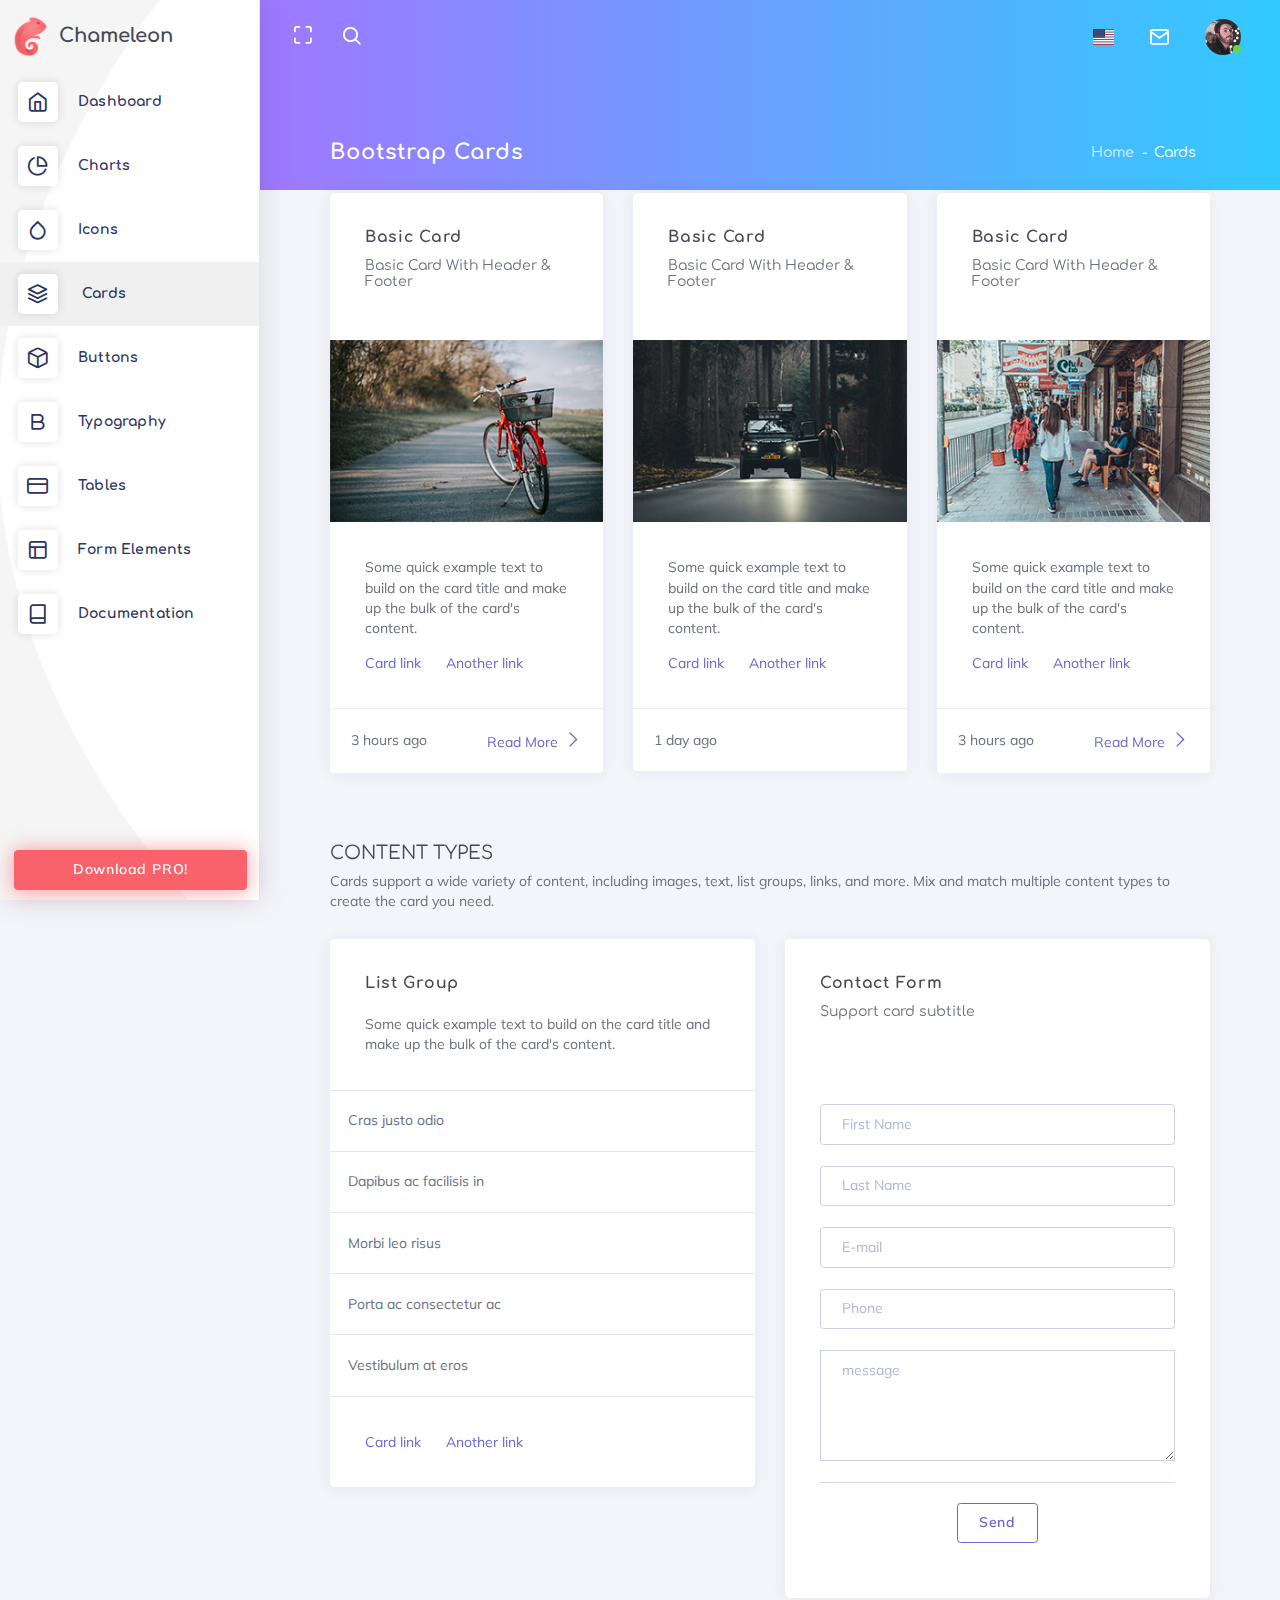
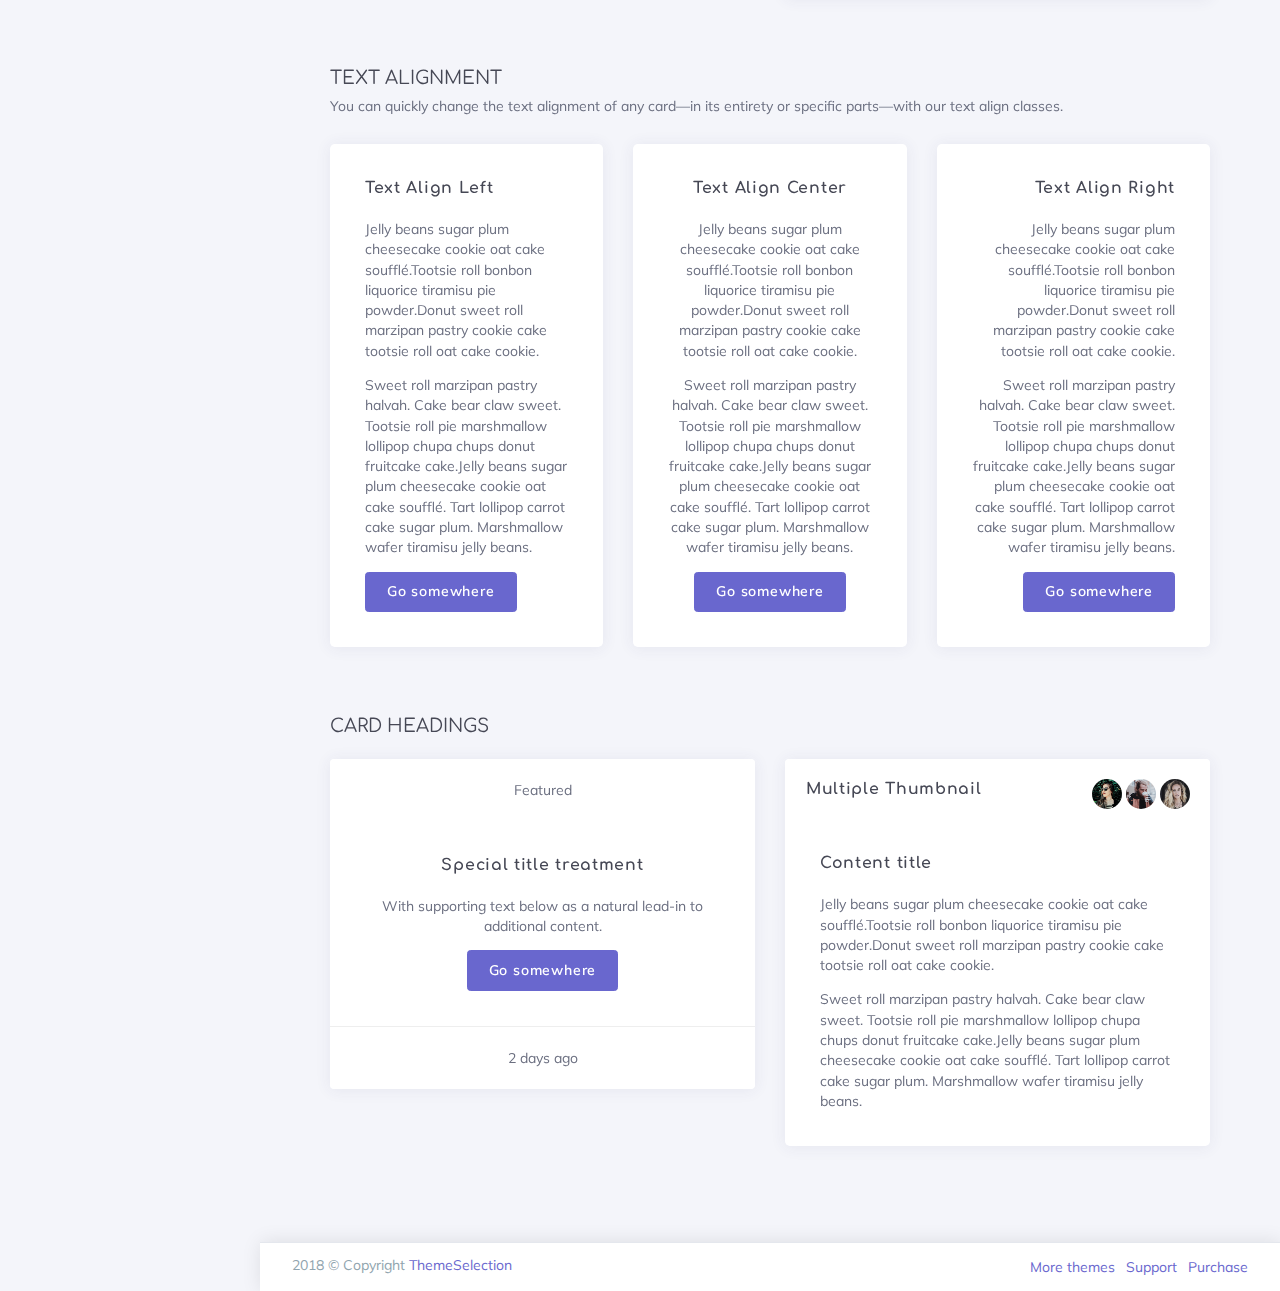
<file: root/frontend/cards.html>
<!DOCTYPE html>
<html class="loading" lang="en" data-textdirection="ltr">
  <head>
    <meta http-equiv="Content-Type" content="text/html; charset=UTF-8">
    <meta http-equiv="X-UA-Compatible" content="IE=edge">
    <meta name="viewport" content="width=device-width, initial-scale=1.0, user-scalable=0, minimal-ui">
    <meta name="description" content="Chameleon Admin is a modern Bootstrap 4 webapp &amp; admin dashboard html template with a large number of components, elegant design, clean and organized code.">
    <meta name="keywords" content="admin template, Chameleon admin template, dashboard template, gradient admin template, responsive admin template, webapp, eCommerce dashboard, analytic dashboard">
    <meta name="author" content="ThemeSelect">
    <title>Bootstrap Cards - Chameleon Admin - Modern Bootstrap 4 WebApp & Dashboard HTML Template + UI Kit</title>
    <link rel="apple-touch-icon" href="theme-assets/images/ico/apple-icon-120.png">
    <link rel="shortcut icon" type="image/x-icon" href="theme-assets/images/ico/favicon.ico">
    <link href="https://fonts.googleapis.com/css?family=Muli:300,300i,400,400i,600,600i,700,700i%7CComfortaa:300,400,700" rel="stylesheet">
    <link href="https://maxcdn.icons8.com/fonts/line-awesome/1.1/css/line-awesome.min.css" rel="stylesheet">
    <!-- BEGIN VENDOR CSS-->
    <link rel="stylesheet" type="text/css" href="theme-assets/css/vendors.css">
    <!-- END VENDOR CSS-->
    <!-- BEGIN CHAMELEON  CSS-->
    <link rel="stylesheet" type="text/css" href="theme-assets/css/app-lite.css">
    <!-- END CHAMELEON  CSS-->
    <!-- BEGIN Page Level CSS-->
    <link rel="stylesheet" type="text/css" href="theme-assets/css/core/menu/menu-types/vertical-menu.css">
    <link rel="stylesheet" type="text/css" href="theme-assets/css/core/colors/palette-gradient.css">
    <!-- END Page Level CSS-->
    <!-- BEGIN Custom CSS-->
    <!-- END Custom CSS-->
  </head>
  <body class="vertical-layout vertical-menu 2-columns   menu-expanded fixed-navbar" data-open="click" data-menu="vertical-menu" data-color="bg-gradient-x-purple-blue" data-col="2-columns">

    <!-- fixed-top-->
    <nav class="header-navbar navbar-expand-md navbar navbar-with-menu navbar-without-dd-arrow fixed-top navbar-semi-light">
      <div class="navbar-wrapper">
        <div class="navbar-container content">
          <div class="collapse navbar-collapse show" id="navbar-mobile">
            <ul class="nav navbar-nav mr-auto float-left">
              <li class="nav-item d-block d-md-none"><a class="nav-link nav-menu-main menu-toggle hidden-xs" href="#"><i class="ft-menu"></i></a></li>
              <li class="nav-item d-none d-md-block"><a class="nav-link nav-link-expand" href="#"><i class="ficon ft-maximize"></i></a></li>
              <li class="nav-item dropdown navbar-search"><a class="nav-link dropdown-toggle hide" data-toggle="dropdown" href="#"><i class="ficon ft-search"></i></a>
                <ul class="dropdown-menu">
                  <li class="arrow_box">
                    <form>
                      <div class="input-group search-box">
                        <div class="position-relative has-icon-right full-width">
                          <input class="form-control" id="search" type="text" placeholder="Search here...">
                          <div class="form-control-position navbar-search-close"><i class="ft-x">   </i></div>
                        </div>
                      </div>
                    </form>
                  </li>
                </ul>
              </li>
            </ul>
            <ul class="nav navbar-nav float-right">         
              <li class="dropdown dropdown-language nav-item"><a class="dropdown-toggle nav-link" id="dropdown-flag" href="#" data-toggle="dropdown" aria-haspopup="true" aria-expanded="false"><i class="flag-icon flag-icon-us"></i><span class="selected-language"></span></a>
                <div class="dropdown-menu" aria-labelledby="dropdown-flag">
                  <div class="arrow_box"><a class="dropdown-item" href="#"><i class="flag-icon flag-icon-us"></i> English</a><a class="dropdown-item" href="#"><i class="flag-icon flag-icon-cn"></i> Chinese</a><a class="dropdown-item" href="#"><i class="flag-icon flag-icon-ru"></i> Russian</a><a class="dropdown-item" href="#"><i class="flag-icon flag-icon-fr"></i> French</a><a class="dropdown-item" href="#"><i class="flag-icon flag-icon-es"></i> Spanish</a></div>
                </div>
              </li>
            </ul>
            <ul class="nav navbar-nav float-right">
              <li class="dropdown dropdown-notification nav-item"><a class="nav-link nav-link-label" href="#" data-toggle="dropdown"><i class="ficon ft-mail">             </i></a>
                <div class="dropdown-menu dropdown-menu-right">
                  <div class="arrow_box_right"><a class="dropdown-item" href="#"><i class="ft-book"></i> Read Mail</a><a class="dropdown-item" href="#"><i class="ft-bookmark"></i> Read Later</a><a class="dropdown-item" href="#"><i class="ft-check-square"></i> Mark all Read       </a></div>
                </div>
              </li>
              <li class="dropdown dropdown-user nav-item"><a class="dropdown-toggle nav-link dropdown-user-link" href="#" data-toggle="dropdown">             <span class="avatar avatar-online"><img src="theme-assets/images/portrait/small/avatar-s-19.png" alt="avatar"><i></i></span></a>
                <div class="dropdown-menu dropdown-menu-right">
                  <div class="arrow_box_right"><a class="dropdown-item" href="#"><span class="avatar avatar-online"><img src="theme-assets/images/portrait/small/avatar-s-19.png" alt="avatar"><span class="user-name text-bold-700 ml-1">John Doe</span></span></a>
                    <div class="dropdown-divider"></div><a class="dropdown-item" href="#"><i class="ft-user"></i> Edit Profile</a><a class="dropdown-item" href="#"><i class="ft-mail"></i> My Inbox</a><a class="dropdown-item" href="#"><i class="ft-check-square"></i> Task</a><a class="dropdown-item" href="#"><i class="ft-message-square"></i> Chats</a>
                    <div class="dropdown-divider"></div><a class="dropdown-item" href="#"><i class="ft-power"></i> Logout</a>
                  </div>
                </div>
              </li>
            </ul>
          </div>
        </div>
      </div>
    </nav>

    <!-- ////////////////////////////////////////////////////////////////////////////-->


    <div class="main-menu menu-fixed menu-light menu-accordion    menu-shadow " data-scroll-to-active="true" data-img="theme-assets/images/backgrounds/02.jpg">
      <div class="navbar-header">
        <ul class="nav navbar-nav flex-row">       
          <li class="nav-item mr-auto"><a class="navbar-brand" href="index.html"><img class="brand-logo" alt="Chameleon admin logo" src="theme-assets/images/logo/logo.png"/>
              <h3 class="brand-text">Chameleon</h3></a></li>
          <li class="nav-item d-md-none"><a class="nav-link close-navbar"><i class="ft-x"></i></a></li>
        </ul>
      </div>
      <div class="main-menu-content">
        <ul class="navigation navigation-main" id="main-menu-navigation" data-menu="menu-navigation">
          <li class=" nav-item"><a href="index.html"><i class="ft-home"></i><span class="menu-title" data-i18n="">Dashboard</span></a>
          </li>
          <li class=" nav-item"><a href="charts.html"><i class="ft-pie-chart"></i><span class="menu-title" data-i18n="">Charts</span></a>
          </li>
          <li class=" nav-item"><a href="icons.html"><i class="ft-droplet"></i><span class="menu-title" data-i18n="">Icons</span></a>
          </li>
          <li class="active"><a href="cards.html"><i class="ft-layers"></i><span class="menu-title" data-i18n="">Cards</span></a>
          </li>
          <li class=" nav-item"><a href="buttons.html"><i class="ft-box"></i><span class="menu-title" data-i18n="">Buttons</span></a>
          </li>
          <li class=" nav-item"><a href="typography.html"><i class="ft-bold"></i><span class="menu-title" data-i18n="">Typography</span></a>
          </li>
          <li class=" nav-item"><a href="tables.html"><i class="ft-credit-card"></i><span class="menu-title" data-i18n="">Tables</span></a>
          </li>
          <li class=" nav-item"><a href="form-elements.html"><i class="ft-layout"></i><span class="menu-title" data-i18n="">Form Elements</span></a>
          </li>
          <li class=" nav-item"><a href="https://themeselection.com/demo/chameleon-admin-template/documentation"><i class="ft-book"></i><span class="menu-title" data-i18n="">Documentation</span></a>
          </li>
        </ul>
      </div><a class="btn btn-danger btn-block btn-glow btn-upgrade-pro mx-1" href="https://themeselection.com/products/chameleon-admin-modern-bootstrap-webapp-dashboard-html-template-ui-kit/" target="_blank">Download PRO!</a>
      <div class="navigation-background"></div>
    </div>

    <div class="app-content content">
      <div class="content-wrapper">
        <div class="content-wrapper-before"></div>
        <div class="content-header row">
          <div class="content-header-left col-md-4 col-12 mb-2">
            <h3 class="content-header-title">Bootstrap Cards</h3>
          </div>
          <div class="content-header-right col-md-8 col-12">
            <div class="breadcrumbs-top float-md-right">
              <div class="breadcrumb-wrapper mr-1">
                <ol class="breadcrumb">
                  <li class="breadcrumb-item"><a href="index.html">Home</a>
                  </li>
                  <li class="breadcrumb-item active">Cards
                  </li>
                </ol>
              </div>
            </div>
          </div>
        </div>
        <div class="content-body"><!-- ../../../theme-assets/images/carousel/22.jpg -->

<!-- Header footer section start -->
<section id="header-footer">
	<div class="row match-height">
		<div class="col-lg-4 col-md-12">
			<div class="card">
				<div class="card-body">
					<h4 class="card-title">Basic Card</h4>
					<h6 class="card-subtitle text-muted">Basic Card With Header & Footer</h6>
				</div>
				<img class="" src="theme-assets/images/carousel/22.jpg" alt="Card image cap">
				<div class="card-body">
					<p class="card-text">Some quick example text to build on the card title and make up the bulk of the card's content.</p>
					<a href="#" class="card-link">Card link</a>
					<a href="#" class="card-link">Another link</a>
				</div>
				<div class="card-footer border-top-blue-grey border-top-lighten-5 text-muted">
					<span class="float-left">3 hours ago</span>
					<span class="float-right">
						<a href="#" class="card-link">Read More
							<i class="la la-angle-right"></i>
						</a>
					</span>
				</div>
			</div>
		</div>
		<div class="col-lg-4 col-md-12">
			<div class="card">
				<div class="card-body">
					<h4 class="card-title">Basic Card</h4>
					<h6 class="card-subtitle text-muted">Basic Card With Header & Footer</h6>
				</div>
				<img class="" src="theme-assets/images/carousel/23.jpg" alt="Card image cap">
				<div class="card-body">
					<p class="card-text">Some quick example text to build on the card title and make up the bulk of the card's content.</p>
					<a href="#" class="card-link">Card link</a>
					<a href="#" class="card-link">Another link</a>
				</div>
				<div class="card-footer border-top-blue-grey border-top-lighten-5 text-muted">
					<span class="float-left">1 day ago</span>
				</div>
			</div>
		</div>
		<div class="col-lg-4 col-md-12">
			<div class="card">
				<div class="card-body">
					<h4 class="card-title">Basic Card</h4>
					<h6 class="card-subtitle text-muted">Basic Card With Header & Footer</h6>
				</div>
				<img class="" src="theme-assets/images/carousel/24.jpg" alt="Card image cap">
				<div class="card-body">
					<p class="card-text">Some quick example text to build on the card title and make up the bulk of the card's content.</p>
					<a href="#" class="card-link">Card link</a>
					<a href="#" class="card-link">Another link</a>
				</div>
				<div class="card-footer border-top-blue-grey border-top-lighten-5 text-muted">
					<span class="float-left">3 hours ago</span>
					<span class="float-right">
						<a href="#" class="card-link">Read More
							<i class="la la-angle-right"></i>
						</a>
					</span>
				</div>
			</div>
		</div>
	</div>
</section>
<!-- Header footer section End -->

<!-- Content types section start -->
<section id="content-types">
	<div class="row">
		<div class="col-12 mt-3 mb-1">
			<h4 class="text-uppercase">Content Types</h4>
			<p>Cards support a wide variety of content, including images, text, list groups, links, and more. Mix and match multiple
				content types to create the card you need.</p>
		</div>
	</div>
	<div class="row match-height">
		<div class="col-xl-6 col-md-6 col-sm-12">
			<div class="card">
				<div class="card-content">
					<div class="card-body">
						<h4 class="card-title">List Group</h4>
						<p class="card-text">Some quick example text to build on the card title and make up the bulk of the card's content.</p>
					</div>
					<ul class="list-group list-group-flush">
						<li class="list-group-item">
							Cras justo odio
						</li>
						<li class="list-group-item">
							Dapibus ac facilisis in
						</li>
						<li class="list-group-item">
							Morbi leo risus
						</li>
						<li class="list-group-item">
							Porta ac consectetur ac
						</li>
						<li class="list-group-item">
							Vestibulum at eros
						</li>
					</ul>
					<div class="card-body">
						<a href="#" class="card-link">Card link</a>
						<a href="#" class="card-link">Another link</a>
					</div>
				</div>
			</div>
		</div>

		<div class="col-xl-6 col-md-12">
			<div class="card">
				<div class="card-content">
					<div class="card-body">
						<h4 class="card-title">Contact Form</h4>
						<h6 class="card-subtitle text-muted">Support card subtitle</h6>
					</div>
					<div class="card-body">
						<form class="form">
							<div class="form-body">
								<div class="form-group">
									<label for="donationinput1" class="sr-only">First Name</label>
									<input type="text" id="donationinput1" class="form-control" placeholder="First Name" name="fname">
								</div>
								<div class="form-group">
									<label for="donationinput2" class="sr-only">Last Name</label>
									<input type="text" id="donationinput2" class="form-control" placeholder="Last Name" name="lanme">
								</div>
								<div class="form-group">
									<label for="donationinput3" class="sr-only">E-mail</label>
									<input type="email" id="donationinput3" class="form-control" placeholder="E-mail" name="email">
								</div>

								<div class="form-group">
									<label for="donationinput4" class="sr-only">Contact Number</label>
									<input type="text" id="donationinput4" class="form-control" placeholder="Phone" name="phone">
								</div>
								<div class="form-group">
									<label for="donationinput7" class="sr-only">Message</label>
									<textarea id="donationinput7" rows="5" class="form-control square" name="message" placeholder="message"></textarea>
								</div>

							</div>
							<div class="form-actions center">
								<button type="submit" class="btn btn-outline-primary">Send</button>
							</div>
						</form>
					</div>
				</div>
			</div>
		</div>
	</div>
</section>
<!-- Content types section end -->

<!-- Text Alignment section start -->
<section id="text-alignments">
	<div class="row">
		<div class="col-12 mt-3 mb-1">
			<h4 class="text-uppercase">Text Alignment</h4>
			<p>You can quickly change the text alignment of any card—in its entirety or specific parts—with our text align classes.</p>
		</div>
	</div>
	<div class="row">
		<div class="col-lg-4 col-md-12">
			<div class="card">
				<div class="card-body">
					<h4 class="card-title">Text Align Left</h4>
					<p class="card-text">Jelly beans sugar plum cheesecake cookie oat cake soufflé.Tootsie roll bonbon liquorice tiramisu pie powder.Donut sweet
						roll marzipan pastry cookie cake tootsie roll oat cake cookie.</p>
					<p class="card-text">Sweet roll marzipan pastry halvah. Cake bear claw sweet. Tootsie roll pie marshmallow lollipop chupa chups donut fruitcake
						cake.Jelly beans sugar plum cheesecake cookie oat cake soufflé. Tart lollipop carrot cake sugar plum. Marshmallow wafer
						tiramisu jelly beans.</p>
					<a href="#" class="btn btn-primary">Go somewhere</a>
				</div>
			</div>
		</div>
		<div class="col-lg-4 col-md-12">
			<div class="card text-center">
				<div class="card-body">
					<h4 class="card-title">Text Align Center</h4>
					<p class="card-text">Jelly beans sugar plum cheesecake cookie oat cake soufflé.Tootsie roll bonbon liquorice tiramisu pie powder.Donut sweet
						roll marzipan pastry cookie cake tootsie roll oat cake cookie.</p>
					<p class="card-text">Sweet roll marzipan pastry halvah. Cake bear claw sweet. Tootsie roll pie marshmallow lollipop chupa chups donut fruitcake
						cake.Jelly beans sugar plum cheesecake cookie oat cake soufflé. Tart lollipop carrot cake sugar plum. Marshmallow wafer
						tiramisu jelly beans.</p>
					<a href="#" class="btn btn-primary">Go somewhere</a>
				</div>
			</div>
		</div>
		<div class="col-lg-4 col-md-12">
			<div class="card text-right">
				<div class="card-body">
					<h4 class="card-title">Text Align Right</h4>
					<p class="card-text">Jelly beans sugar plum cheesecake cookie oat cake soufflé.Tootsie roll bonbon liquorice tiramisu pie powder.Donut sweet
						roll marzipan pastry cookie cake tootsie roll oat cake cookie.</p>
					<p class="card-text">Sweet roll marzipan pastry halvah. Cake bear claw sweet. Tootsie roll pie marshmallow lollipop chupa chups donut fruitcake
						cake.Jelly beans sugar plum cheesecake cookie oat cake soufflé. Tart lollipop carrot cake sugar plum. Marshmallow wafer
						tiramisu jelly beans.</p>
					<a href="#" class="btn btn-primary">Go somewhere</a>
				</div>
			</div>
		</div>
	</div>
</section>
<!-- Text Alignment section end -->

<!-- Card Headings section start -->
<section id="card-headings">
	<div class="row">
		<div class="col-12 mt-3 mb-1">
			<h4 class="text-uppercase">Card Headings</h4>
		</div>
	</div>

	<div class="row">
		<div class="col-md-6 col-sm-12">
			<div class="card text-center">
				<div class="card-header">
					Featured
				</div>
				<div class="card-body">
					<h5 class="card-title">Special title treatment</h5>
					<p class="card-text">With supporting text below as a natural lead-in to additional content.</p>
					<a href="#" class="btn btn-primary">Go somewhere</a>
				</div>
				<div class="card-footer text-muted">
					2 days ago
				</div>
			</div>
		</div>
		<div class="col-md-6 col-sm-12">
			<div class="card">
				<div class="card-header">
					<h4 class="card-title" id="heading-multiple-thumbnails">Multiple Thumbnail</h4>
					<a class="heading-elements-toggle">
						<i class="la la-ellipsis-v font-medium-3"></i>
					</a>
					<div class="heading-elements">
						<span class="avatar">
							<img src="theme-assets/images/portrait/small/avatar-s-2.png" alt="avatar">
						</span>
						<span class="avatar">
							<img src="theme-assets/images/portrait/small/avatar-s-3.png" alt="avatar">
						</span>
						<span class="avatar">
							<img src="theme-assets/images/portrait/small/avatar-s-4.png" alt="avatar">
						</span>
					</div>
				</div>
				<div class="card-content">
					<div class="card-body">
						<h4 class="card-title">Content title</h4>
						<p class="card-text">Jelly beans sugar plum cheesecake cookie oat cake soufflé.Tootsie roll bonbon liquorice tiramisu pie powder.Donut sweet
							roll marzipan pastry cookie cake tootsie roll oat cake cookie.</p>
						<p class="card-text">Sweet roll marzipan pastry halvah. Cake bear claw sweet. Tootsie roll pie marshmallow lollipop chupa chups donut fruitcake
							cake.Jelly beans sugar plum cheesecake cookie oat cake soufflé. Tart lollipop carrot cake sugar plum. Marshmallow
							wafer tiramisu jelly beans.</p>
					</div>
				</div>
			</div>
		</div>
	</div>

</section>
<!-- // Card Headings section end -->
        </div>
      </div>
    </div>
    <!-- ////////////////////////////////////////////////////////////////////////////-->


    <footer class="footer footer-static footer-light navbar-border navbar-shadow">
      <div class="clearfix blue-grey lighten-2 text-sm-center mb-0 px-2"><span class="float-md-left d-block d-md-inline-block">2018  &copy; Copyright <a class="text-bold-800 grey darken-2" href="https://themeselection.com" target="_blank">ThemeSelection</a></span>
        <ul class="list-inline float-md-right d-block d-md-inline-blockd-none d-lg-block mb-0">
          <li class="list-inline-item"><a class="my-1" href="https://themeselection.com/" target="_blank"> More themes</a></li>
          <li class="list-inline-item"><a class="my-1" href="https://themeselection.com/support" target="_blank"> Support</a></li>
          <li class="list-inline-item"><a class="my-1" href="https://themeselection.com/products/chameleon-admin-modern-bootstrap-webapp-dashboard-html-template-ui-kit/" target="_blank"> Purchase</a></li>
        </ul>
      </div>
    </footer>

    <!-- BEGIN VENDOR JS-->
    <script src="theme-assets/vendors/js/vendors.min.js" type="text/javascript"></script>
    <!-- BEGIN VENDOR JS-->
    <!-- BEGIN PAGE VENDOR JS-->
    <!-- END PAGE VENDOR JS-->
    <!-- BEGIN CHAMELEON  JS-->
    <script src="theme-assets/js/core/app-menu-lite.js" type="text/javascript"></script>
    <script src="theme-assets/js/core/app-lite.js" type="text/javascript"></script>
    <!-- END CHAMELEON  JS-->
    <!-- BEGIN PAGE LEVEL JS-->
    <!-- END PAGE LEVEL JS-->
  </body>
</html>
</file>
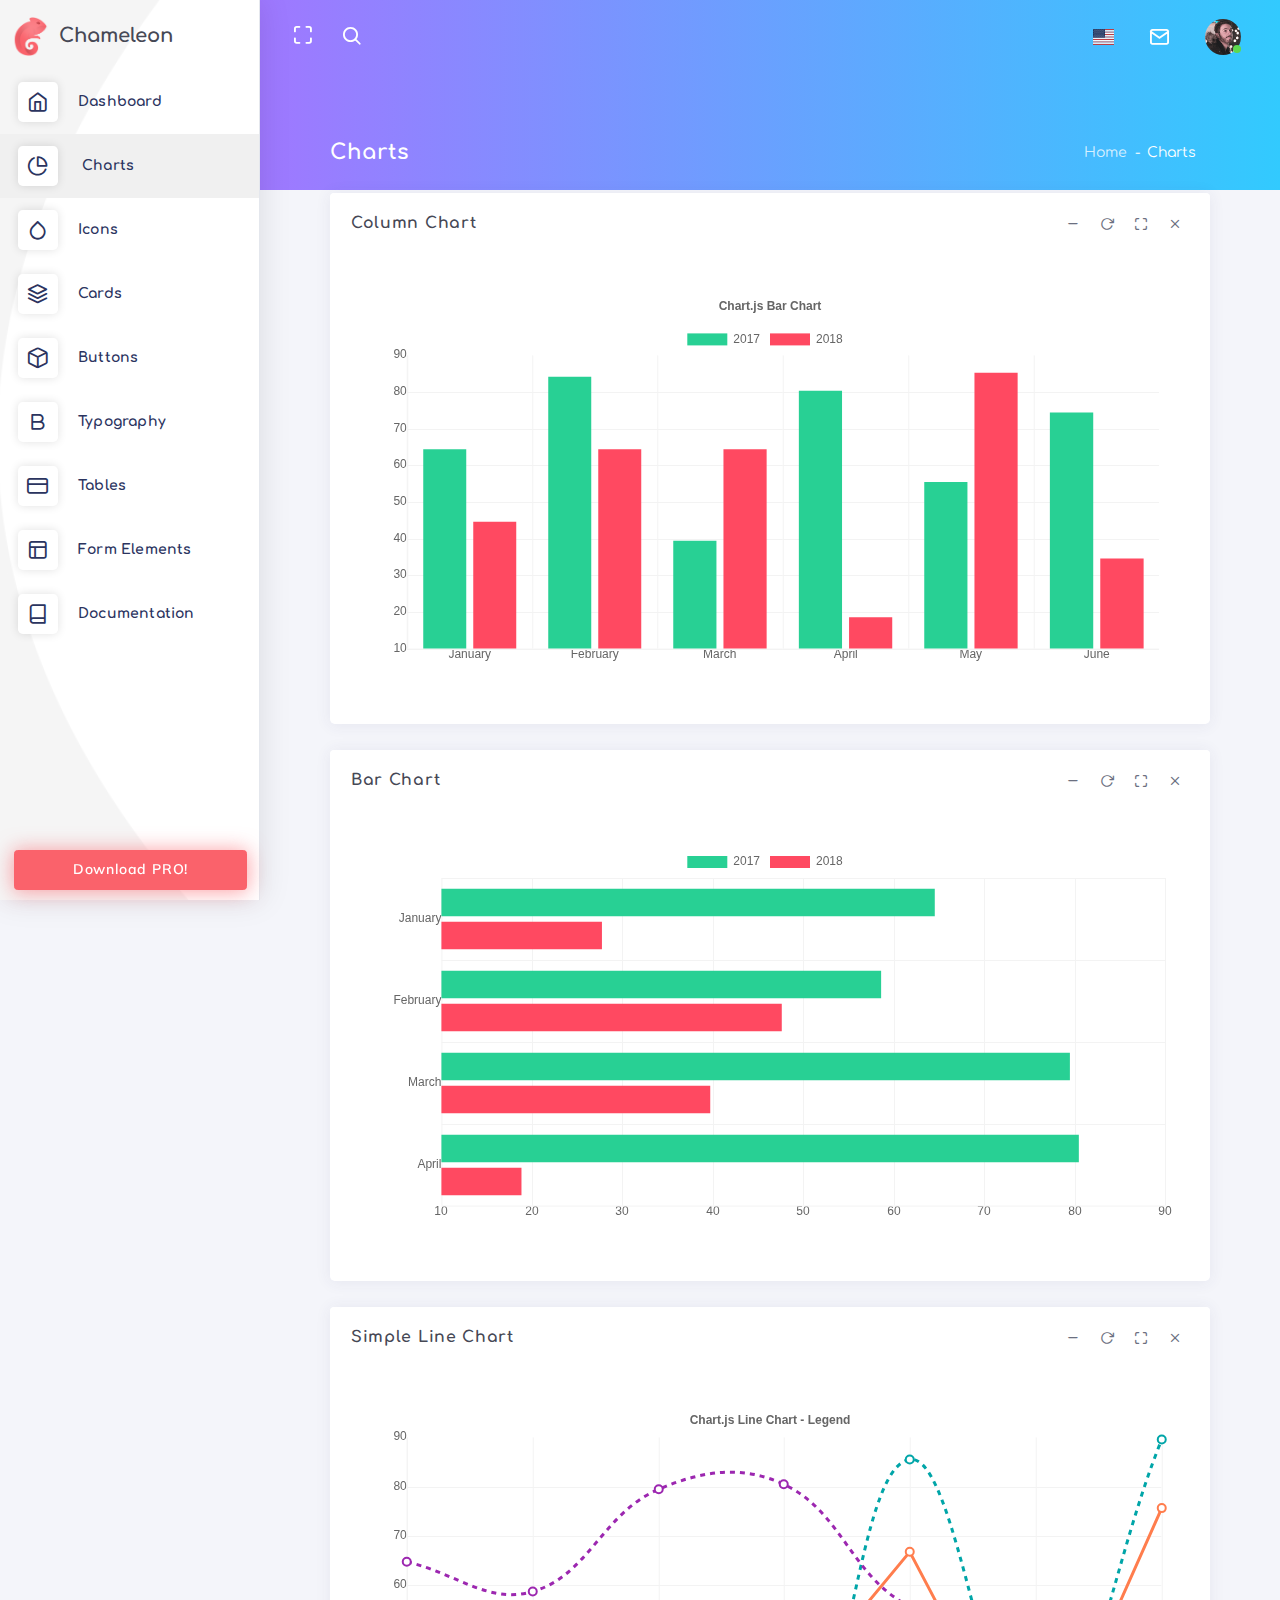
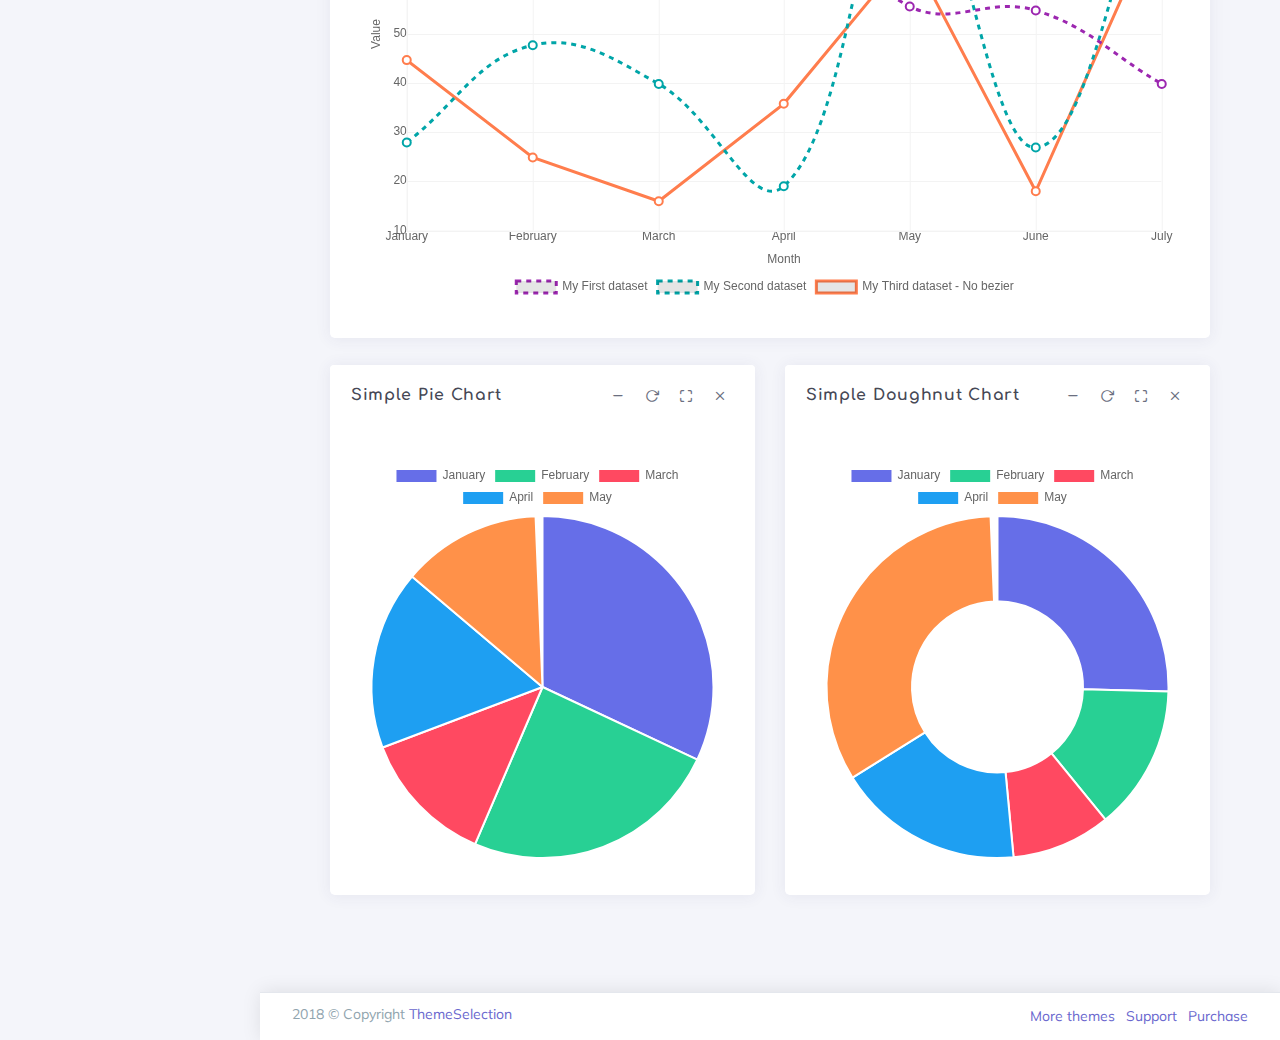
<file: root/frontend/charts.html>
<!DOCTYPE html>
<html class="loading" lang="en" data-textdirection="ltr">
  <head>
    <meta http-equiv="Content-Type" content="text/html; charset=UTF-8">
    <meta http-equiv="X-UA-Compatible" content="IE=edge">
    <meta name="viewport" content="width=device-width, initial-scale=1.0, user-scalable=0, minimal-ui">
    <meta name="description" content="Chameleon Admin is a modern Bootstrap 4 webapp &amp; admin dashboard html template with a large number of components, elegant design, clean and organized code.">
    <meta name="keywords" content="admin template, Chameleon admin template, dashboard template, gradient admin template, responsive admin template, webapp, eCommerce dashboard, analytic dashboard">
    <meta name="author" content="ThemeSelect">
    <title>Charts - Chameleon Admin - Modern Bootstrap 4 WebApp & Dashboard HTML Template + UI Kit</title>
    <link rel="apple-touch-icon" href="theme-assets/images/ico/apple-icon-120.png">
    <link rel="shortcut icon" type="image/x-icon" href="theme-assets/images/ico/favicon.ico">
    <link href="https://fonts.googleapis.com/css?family=Muli:300,300i,400,400i,600,600i,700,700i%7CComfortaa:300,400,700" rel="stylesheet">
    <link href="https://maxcdn.icons8.com/fonts/line-awesome/1.1/css/line-awesome.min.css" rel="stylesheet">
    <!-- BEGIN VENDOR CSS-->
    <link rel="stylesheet" type="text/css" href="theme-assets/css/vendors.css">
    <!-- END VENDOR CSS-->
    <!-- BEGIN CHAMELEON  CSS-->
    <link rel="stylesheet" type="text/css" href="theme-assets/css/app-lite.css">
    <!-- END CHAMELEON  CSS-->
    <!-- BEGIN Page Level CSS-->
    <link rel="stylesheet" type="text/css" href="theme-assets/css/core/menu/menu-types/vertical-menu.css">
    <link rel="stylesheet" type="text/css" href="theme-assets/css/core/colors/palette-gradient.css">
    <!-- END Page Level CSS-->
    <!-- BEGIN Custom CSS-->
    <!-- END Custom CSS-->
  </head>
  <body class="vertical-layout vertical-menu 2-columns   menu-expanded fixed-navbar" data-open="click" data-menu="vertical-menu" data-color="bg-gradient-x-purple-blue" data-col="2-columns">

    <!-- fixed-top-->
    <nav class="header-navbar navbar-expand-md navbar navbar-with-menu navbar-without-dd-arrow fixed-top navbar-semi-light">
      <div class="navbar-wrapper">
        <div class="navbar-container content">
          <div class="collapse navbar-collapse show" id="navbar-mobile">
            <ul class="nav navbar-nav mr-auto float-left">
              <li class="nav-item d-block d-md-none"><a class="nav-link nav-menu-main menu-toggle hidden-xs" href="#"><i class="ft-menu"></i></a></li>
              <li class="nav-item d-none d-md-block"><a class="nav-link nav-link-expand" href="#"><i class="ficon ft-maximize"></i></a></li>
              <li class="nav-item dropdown navbar-search"><a class="nav-link dropdown-toggle hide" data-toggle="dropdown" href="#"><i class="ficon ft-search"></i></a>
                <ul class="dropdown-menu">
                  <li class="arrow_box">
                    <form>
                      <div class="input-group search-box">
                        <div class="position-relative has-icon-right full-width">
                          <input class="form-control" id="search" type="text" placeholder="Search here...">
                          <div class="form-control-position navbar-search-close"><i class="ft-x">   </i></div>
                        </div>
                      </div>
                    </form>
                  </li>
                </ul>
              </li>
            </ul>
            <ul class="nav navbar-nav float-right">         
              <li class="dropdown dropdown-language nav-item"><a class="dropdown-toggle nav-link" id="dropdown-flag" href="#" data-toggle="dropdown" aria-haspopup="true" aria-expanded="false"><i class="flag-icon flag-icon-us"></i><span class="selected-language"></span></a>
                <div class="dropdown-menu" aria-labelledby="dropdown-flag">
                  <div class="arrow_box"><a class="dropdown-item" href="#"><i class="flag-icon flag-icon-us"></i> English</a><a class="dropdown-item" href="#"><i class="flag-icon flag-icon-cn"></i> Chinese</a><a class="dropdown-item" href="#"><i class="flag-icon flag-icon-ru"></i> Russian</a><a class="dropdown-item" href="#"><i class="flag-icon flag-icon-fr"></i> French</a><a class="dropdown-item" href="#"><i class="flag-icon flag-icon-es"></i> Spanish</a></div>
                </div>
              </li>
            </ul>
            <ul class="nav navbar-nav float-right">
              <li class="dropdown dropdown-notification nav-item"><a class="nav-link nav-link-label" href="#" data-toggle="dropdown"><i class="ficon ft-mail">             </i></a>
                <div class="dropdown-menu dropdown-menu-right">
                  <div class="arrow_box_right"><a class="dropdown-item" href="#"><i class="ft-book"></i> Read Mail</a><a class="dropdown-item" href="#"><i class="ft-bookmark"></i> Read Later</a><a class="dropdown-item" href="#"><i class="ft-check-square"></i> Mark all Read       </a></div>
                </div>
              </li>
              <li class="dropdown dropdown-user nav-item"><a class="dropdown-toggle nav-link dropdown-user-link" href="#" data-toggle="dropdown">             <span class="avatar avatar-online"><img src="theme-assets/images/portrait/small/avatar-s-19.png" alt="avatar"><i></i></span></a>
                <div class="dropdown-menu dropdown-menu-right">
                  <div class="arrow_box_right"><a class="dropdown-item" href="#"><span class="avatar avatar-online"><img src="theme-assets/images/portrait/small/avatar-s-19.png" alt="avatar"><span class="user-name text-bold-700 ml-1">John Doe</span></span></a>
                    <div class="dropdown-divider"></div><a class="dropdown-item" href="#"><i class="ft-user"></i> Edit Profile</a><a class="dropdown-item" href="#"><i class="ft-mail"></i> My Inbox</a><a class="dropdown-item" href="#"><i class="ft-check-square"></i> Task</a><a class="dropdown-item" href="#"><i class="ft-message-square"></i> Chats</a>
                    <div class="dropdown-divider"></div><a class="dropdown-item" href="#"><i class="ft-power"></i> Logout</a>
                  </div>
                </div>
              </li>
            </ul>
          </div>
        </div>
      </div>
    </nav>

    <!-- ////////////////////////////////////////////////////////////////////////////-->


    <div class="main-menu menu-fixed menu-light menu-accordion    menu-shadow " data-scroll-to-active="true" data-img="theme-assets/images/backgrounds/02.jpg">
      <div class="navbar-header">
        <ul class="nav navbar-nav flex-row">       
          <li class="nav-item mr-auto"><a class="navbar-brand" href="index.html"><img class="brand-logo" alt="Chameleon admin logo" src="theme-assets/images/logo/logo.png"/>
              <h3 class="brand-text">Chameleon</h3></a></li>
          <li class="nav-item d-md-none"><a class="nav-link close-navbar"><i class="ft-x"></i></a></li>
        </ul>
      </div>
      <div class="main-menu-content">
        <ul class="navigation navigation-main" id="main-menu-navigation" data-menu="menu-navigation">
          <li class=" nav-item"><a href="index.html"><i class="ft-home"></i><span class="menu-title" data-i18n="">Dashboard</span></a>
          </li>
          <li class="active"><a href="charts.html"><i class="ft-pie-chart"></i><span class="menu-title" data-i18n="">Charts</span></a>
          </li>
          <li class=" nav-item"><a href="icons.html"><i class="ft-droplet"></i><span class="menu-title" data-i18n="">Icons</span></a>
          </li>
          <li class=" nav-item"><a href="cards.html"><i class="ft-layers"></i><span class="menu-title" data-i18n="">Cards</span></a>
          </li>
          <li class=" nav-item"><a href="buttons.html"><i class="ft-box"></i><span class="menu-title" data-i18n="">Buttons</span></a>
          </li>
          <li class=" nav-item"><a href="typography.html"><i class="ft-bold"></i><span class="menu-title" data-i18n="">Typography</span></a>
          </li>
          <li class=" nav-item"><a href="tables.html"><i class="ft-credit-card"></i><span class="menu-title" data-i18n="">Tables</span></a>
          </li>
          <li class=" nav-item"><a href="form-elements.html"><i class="ft-layout"></i><span class="menu-title" data-i18n="">Form Elements</span></a>
          </li>
          <li class=" nav-item"><a href="https://themeselection.com/demo/chameleon-admin-template/documentation"><i class="ft-book"></i><span class="menu-title" data-i18n="">Documentation</span></a>
          </li>
        </ul>
      </div><a class="btn btn-danger btn-block btn-glow btn-upgrade-pro mx-1" href="https://themeselection.com/products/chameleon-admin-modern-bootstrap-webapp-dashboard-html-template-ui-kit/" target="_blank">Download PRO!</a>
      <div class="navigation-background"></div>
    </div>

    <div class="app-content content">
      <div class="content-wrapper">
        <div class="content-wrapper-before"></div>
        <div class="content-header row">
          <div class="content-header-left col-md-4 col-12 mb-2">
            <h3 class="content-header-title">Charts</h3>
          </div>
          <div class="content-header-right col-md-8 col-12">
            <div class="breadcrumbs-top float-md-right">
              <div class="breadcrumb-wrapper mr-1">
                <ol class="breadcrumb">
                  <li class="breadcrumb-item"><a href="index.html">Home</a>
                  </li>
                  <li class="breadcrumb-item active">Charts
                  </li>
                </ol>
              </div>
            </div>
          </div>
        </div>
        <div class="content-body"><!-- Bar charts section start -->
<section id="chartjs-bar-charts">
    <!-- Column Chart -->
    <div class="row">
        <div class="col-12">
            <div class="card">
                <div class="card-header">
                    <h4 class="card-title">Column Chart</h4>
                    <a class="heading-elements-toggle"><i class="la la-ellipsis-v font-medium-3"></i></a>
                    <div class="heading-elements">
                        <ul class="list-inline mb-0">
                            <li><a data-action="collapse"><i class="ft-minus"></i></a></li>
                            <li><a data-action="reload"><i class="ft-rotate-cw"></i></a></li>
                            <li><a data-action="expand"><i class="ft-maximize"></i></a></li>
                            <li><a data-action="close"><i class="ft-x"></i></a></li>
                        </ul>
                    </div>
                </div>
                <div class="card-content collapse show">
                    <div class="card-body">
                            <div class="height-400">
                        <canvas id="column-chart"></canvas>
                        </div>
                    </div>
                </div>
            </div>
        </div>
    </div>
    
    <!-- Bar Chart -->
    <div class="row">
        <div class="col-12">
            <div class="card">
                <div class="card-header">
                    <h4 class="card-title">Bar Chart</h4>
                    <a class="heading-elements-toggle"><i class="la la-ellipsis-v font-medium-3"></i></a>
                    <div class="heading-elements">
                        <ul class="list-inline mb-0">
                            <li><a data-action="collapse"><i class="ft-minus"></i></a></li>
                            <li><a data-action="reload"><i class="ft-rotate-cw"></i></a></li>
                            <li><a data-action="expand"><i class="ft-maximize"></i></a></li>
                            <li><a data-action="close"><i class="ft-x"></i></a></li>
                        </ul>
                    </div>
                </div>
                <div class="card-content collapse show">
                    <div class="card-body">
                            <div class="height-400">
                        <canvas id="bar-chart"></canvas>
                        </div>
                    </div>
                </div>
            </div>
        </div>
    </div>

</section>
<!-- // Bar charts section end -->

<!-- line chart section start -->
<section id="chartjs-line-charts">
    <!-- Line Chart -->
    <div class="row">
        <div class="col-12">
            <div class="card">
                <div class="card-header">
                    <h4 class="card-title">Simple Line Chart</h4>
                    <a class="heading-elements-toggle"><i class="la la-ellipsis-v font-medium-3"></i></a>
                    <div class="heading-elements">
                        <ul class="list-inline mb-0">
                            <li><a data-action="collapse"><i class="ft-minus"></i></a></li>
                            <li><a data-action="reload"><i class="ft-rotate-cw"></i></a></li>
                            <li><a data-action="expand"><i class="ft-maximize"></i></a></li>
                            <li><a data-action="close"><i class="ft-x"></i></a></li>
                        </ul>
                    </div>
                </div>
                <div class="card-content collapse show">
                    <div class="card-body chartjs">
                            <div class="height-500">
                        <canvas id="line-chart"></canvas>
                        </div>
                    </div>
                </div>
            </div>
        </div>
    </div>

</section>
<!-- // line chart section end -->

<!-- Pie charts section start -->
<section id="chartjs-pie-charts">
    <div class="row">
        <!-- Simple Pie Chart -->
        <div class="col-md-6 col-sm-12">
            <div class="card">
                <div class="card-header">
                    <h4 class="card-title">Simple Pie Chart</h4>
                    <a class="heading-elements-toggle"><i class="la la-ellipsis-v font-medium-3"></i></a>
                    <div class="heading-elements">
                        <ul class="list-inline mb-0">
                            <li><a data-action="collapse"><i class="ft-minus"></i></a></li>
                            <li><a data-action="reload"><i class="ft-rotate-cw"></i></a></li>
                            <li><a data-action="expand"><i class="ft-maximize"></i></a></li>
                            <li><a data-action="close"><i class="ft-x"></i></a></li>
                        </ul>
                    </div>
                </div>
                <div class="card-content collapse show">
                    <div class="card-body">
                            <div class="height-400">
                        <canvas id="simple-pie-chart"></canvas>
                        </div>
                    </div>
                </div>
            </div>
        </div>

        <!-- Simple Doughnut Chart -->
        <div class="col-md-6 col-sm-12">
            <div class="card">
                <div class="card-header">
                    <h4 class="card-title">Simple Doughnut Chart</h4>
                    <a class="heading-elements-toggle"><i class="la la-ellipsis-v font-medium-3"></i></a>
                    <div class="heading-elements">
                        <ul class="list-inline mb-0">
                            <li><a data-action="collapse"><i class="ft-minus"></i></a></li>
                            <li><a data-action="reload"><i class="ft-rotate-cw"></i></a></li>
                            <li><a data-action="expand"><i class="ft-maximize"></i></a></li>
                            <li><a data-action="close"><i class="ft-x"></i></a></li>
                        </ul>
                    </div>
                </div>
                <div class="card-content collapse show">
                    <div class="card-body">
                            <div class="height-400">
                        <canvas id="simple-doughnut-chart"></canvas>
                        </div>
                    </div>
                </div>
            </div>
        </div>
    </div>    
</section>
<!-- // Pie charts section end -->

        </div>
      </div>
    </div>
    <!-- ////////////////////////////////////////////////////////////////////////////-->


    <footer class="footer footer-static footer-light navbar-border navbar-shadow">
      <div class="clearfix blue-grey lighten-2 text-sm-center mb-0 px-2"><span class="float-md-left d-block d-md-inline-block">2018  &copy; Copyright <a class="text-bold-800 grey darken-2" href="https://themeselection.com" target="_blank">ThemeSelection</a></span>
        <ul class="list-inline float-md-right d-block d-md-inline-blockd-none d-lg-block mb-0">
          <li class="list-inline-item"><a class="my-1" href="https://themeselection.com/" target="_blank"> More themes</a></li>
          <li class="list-inline-item"><a class="my-1" href="https://themeselection.com/support" target="_blank"> Support</a></li>
          <li class="list-inline-item"><a class="my-1" href="https://themeselection.com/products/chameleon-admin-modern-bootstrap-webapp-dashboard-html-template-ui-kit/" target="_blank"> Purchase</a></li>
        </ul>
      </div>
    </footer>

    <!-- BEGIN VENDOR JS-->
    <script src="theme-assets/vendors/js/vendors.min.js" type="text/javascript"></script>
    <!-- BEGIN VENDOR JS-->
    <!-- BEGIN PAGE VENDOR JS-->
    <script src="theme-assets/vendors/js/charts/chart.min.js" type="text/javascript"></script>
    <!-- END PAGE VENDOR JS-->
    <!-- BEGIN CHAMELEON  JS-->
    <script src="theme-assets/js/core/app-menu-lite.js" type="text/javascript"></script>
    <script src="theme-assets/js/core/app-lite.js" type="text/javascript"></script>
    <!-- END CHAMELEON  JS-->
    <!-- BEGIN PAGE LEVEL JS-->
    <script src="theme-assets/js/scripts/charts/chartjs/bar/column.js" type="text/javascript"></script>
    <script src="theme-assets/js/scripts/charts/chartjs/bar/bar.js" type="text/javascript"></script>
    <script src="theme-assets/js/scripts/charts/chartjs/line/line.js" type="text/javascript"></script>
    <script src="theme-assets/js/scripts/charts/chartjs/pie-doughnut/pie-simple.js" type="text/javascript"></script>
    <script src="theme-assets/js/scripts/charts/chartjs/pie-doughnut/doughnut-simple.js" type="text/javascript"></script>
    <!-- END PAGE LEVEL JS-->
  </body>
</html>
</file>
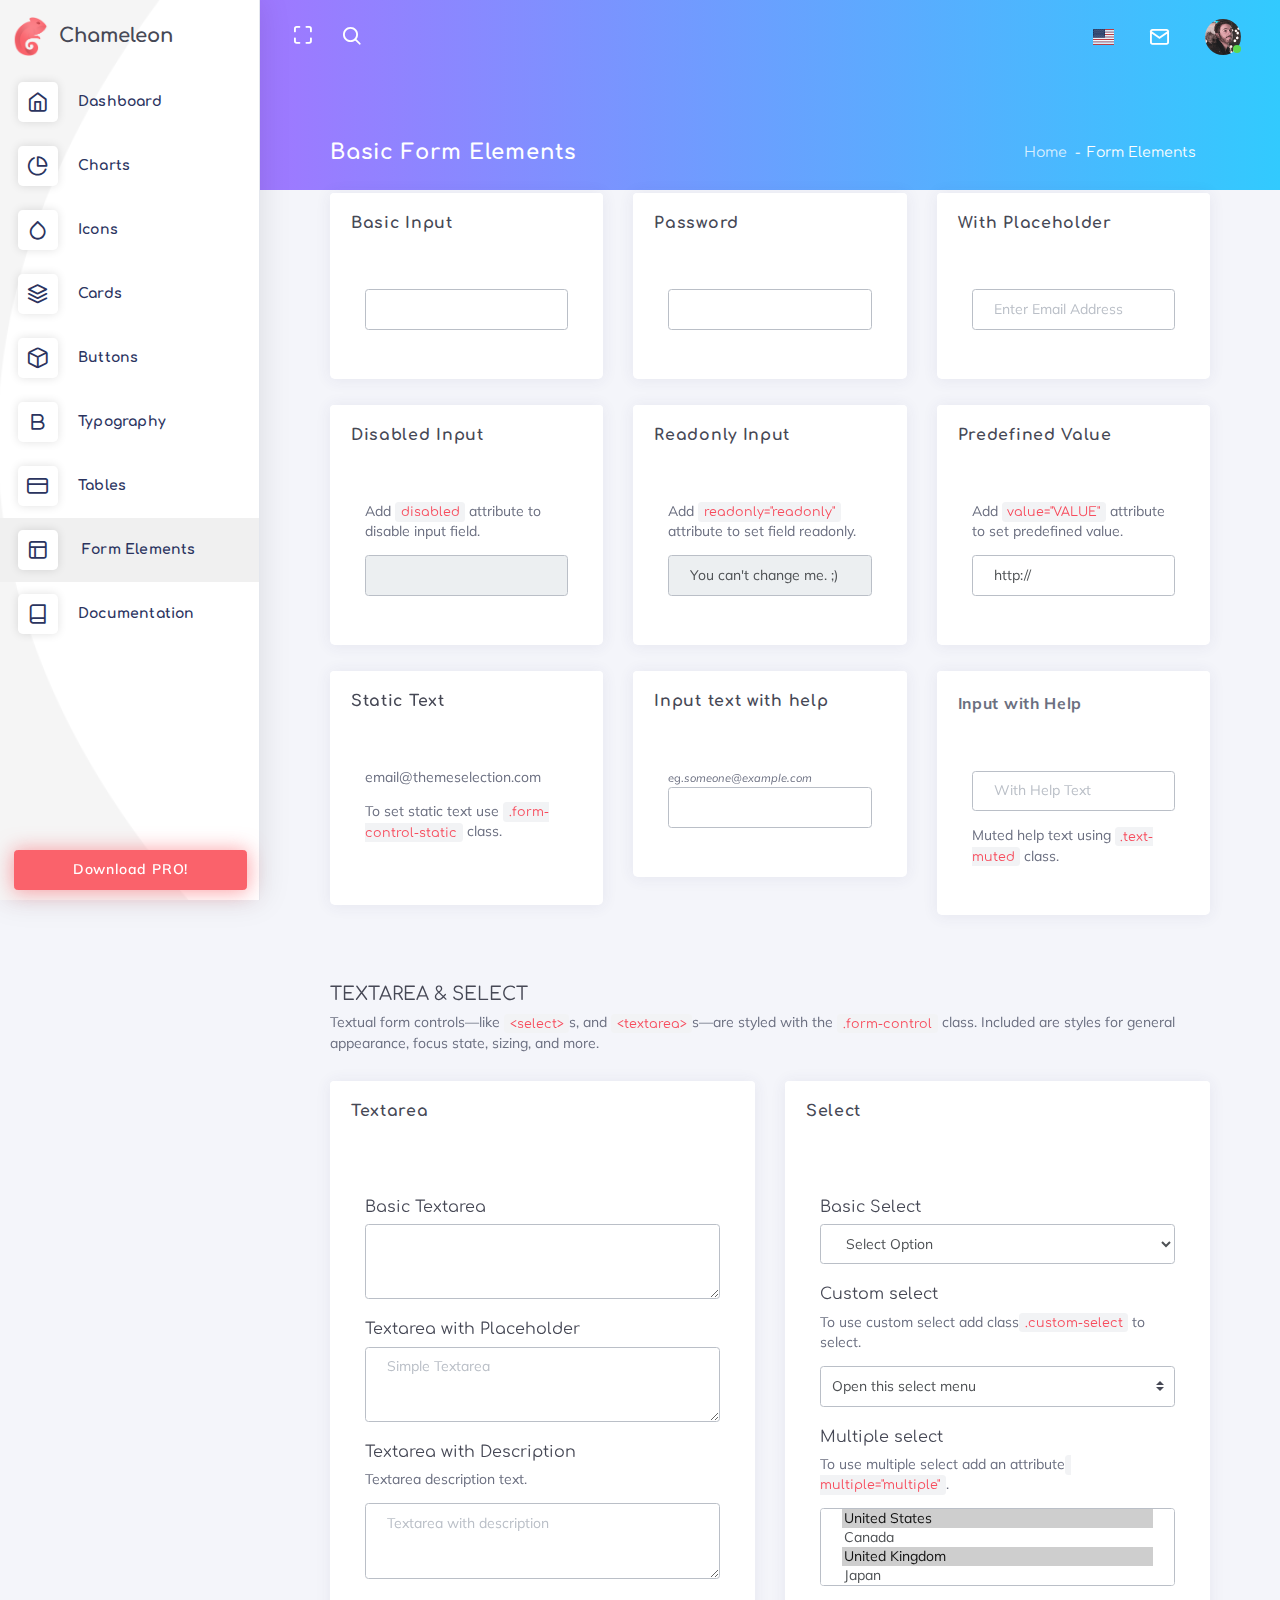
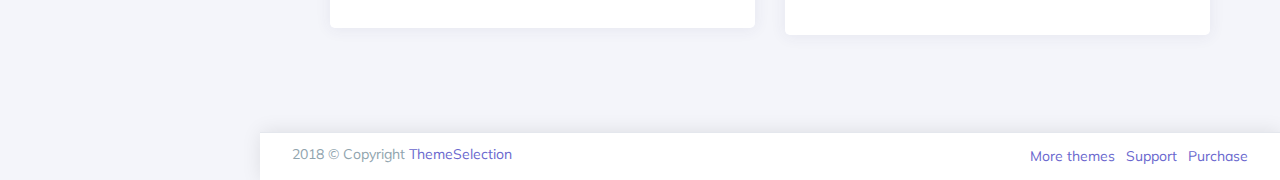
<file: root/frontend/form-elements.html>
<!DOCTYPE html>
<html class="loading" lang="en" data-textdirection="ltr">
  <head>
    <meta http-equiv="Content-Type" content="text/html; charset=UTF-8">
    <meta http-equiv="X-UA-Compatible" content="IE=edge">
    <meta name="viewport" content="width=device-width, initial-scale=1.0, user-scalable=0, minimal-ui">
    <meta name="description" content="Chameleon Admin is a modern Bootstrap 4 webapp &amp; admin dashboard html template with a large number of components, elegant design, clean and organized code.">
    <meta name="keywords" content="admin template, Chameleon admin template, dashboard template, gradient admin template, responsive admin template, webapp, eCommerce dashboard, analytic dashboard">
    <meta name="author" content="ThemeSelect">
    <title>Basic Form Elements - Chameleon Admin - Modern Bootstrap 4 WebApp & Dashboard HTML Template + UI Kit</title>
    <link rel="apple-touch-icon" href="theme-assets/images/ico/apple-icon-120.png">
    <link rel="shortcut icon" type="image/x-icon" href="theme-assets/images/ico/favicon.ico">
    <link href="https://fonts.googleapis.com/css?family=Muli:300,300i,400,400i,600,600i,700,700i%7CComfortaa:300,400,700" rel="stylesheet">
    <link href="https://maxcdn.icons8.com/fonts/line-awesome/1.1/css/line-awesome.min.css" rel="stylesheet">
    <!-- BEGIN VENDOR CSS-->
    <link rel="stylesheet" type="text/css" href="theme-assets/css/vendors.css">
    <!-- END VENDOR CSS-->
    <!-- BEGIN CHAMELEON  CSS-->
    <link rel="stylesheet" type="text/css" href="theme-assets/css/app-lite.css">
    <!-- END CHAMELEON  CSS-->
    <!-- BEGIN Page Level CSS-->
    <link rel="stylesheet" type="text/css" href="theme-assets/css/core/menu/menu-types/vertical-menu.css">
    <link rel="stylesheet" type="text/css" href="theme-assets/css/core/colors/palette-gradient.css">
    <!-- END Page Level CSS-->
    <!-- BEGIN Custom CSS-->
    <!-- END Custom CSS-->
  </head>
  <body class="vertical-layout vertical-menu 2-columns   menu-expanded fixed-navbar" data-open="click" data-menu="vertical-menu" data-color="bg-gradient-x-purple-blue" data-col="2-columns">

    <!-- fixed-top-->
    <nav class="header-navbar navbar-expand-md navbar navbar-with-menu navbar-without-dd-arrow fixed-top navbar-semi-light">
      <div class="navbar-wrapper">
        <div class="navbar-container content">
          <div class="collapse navbar-collapse show" id="navbar-mobile">
            <ul class="nav navbar-nav mr-auto float-left">
              <li class="nav-item d-block d-md-none"><a class="nav-link nav-menu-main menu-toggle hidden-xs" href="#"><i class="ft-menu"></i></a></li>
              <li class="nav-item d-none d-md-block"><a class="nav-link nav-link-expand" href="#"><i class="ficon ft-maximize"></i></a></li>
              <li class="nav-item dropdown navbar-search"><a class="nav-link dropdown-toggle hide" data-toggle="dropdown" href="#"><i class="ficon ft-search"></i></a>
                <ul class="dropdown-menu">
                  <li class="arrow_box">
                    <form>
                      <div class="input-group search-box">
                        <div class="position-relative has-icon-right full-width">
                          <input class="form-control" id="search" type="text" placeholder="Search here...">
                          <div class="form-control-position navbar-search-close"><i class="ft-x">   </i></div>
                        </div>
                      </div>
                    </form>
                  </li>
                </ul>
              </li>
            </ul>
            <ul class="nav navbar-nav float-right">         
              <li class="dropdown dropdown-language nav-item"><a class="dropdown-toggle nav-link" id="dropdown-flag" href="#" data-toggle="dropdown" aria-haspopup="true" aria-expanded="false"><i class="flag-icon flag-icon-us"></i><span class="selected-language"></span></a>
                <div class="dropdown-menu" aria-labelledby="dropdown-flag">
                  <div class="arrow_box"><a class="dropdown-item" href="#"><i class="flag-icon flag-icon-us"></i> English</a><a class="dropdown-item" href="#"><i class="flag-icon flag-icon-cn"></i> Chinese</a><a class="dropdown-item" href="#"><i class="flag-icon flag-icon-ru"></i> Russian</a><a class="dropdown-item" href="#"><i class="flag-icon flag-icon-fr"></i> French</a><a class="dropdown-item" href="#"><i class="flag-icon flag-icon-es"></i> Spanish</a></div>
                </div>
              </li>
            </ul>
            <ul class="nav navbar-nav float-right">
              <li class="dropdown dropdown-notification nav-item"><a class="nav-link nav-link-label" href="#" data-toggle="dropdown"><i class="ficon ft-mail">             </i></a>
                <div class="dropdown-menu dropdown-menu-right">
                  <div class="arrow_box_right"><a class="dropdown-item" href="#"><i class="ft-book"></i> Read Mail</a><a class="dropdown-item" href="#"><i class="ft-bookmark"></i> Read Later</a><a class="dropdown-item" href="#"><i class="ft-check-square"></i> Mark all Read       </a></div>
                </div>
              </li>
              <li class="dropdown dropdown-user nav-item"><a class="dropdown-toggle nav-link dropdown-user-link" href="#" data-toggle="dropdown">             <span class="avatar avatar-online"><img src="theme-assets/images/portrait/small/avatar-s-19.png" alt="avatar"><i></i></span></a>
                <div class="dropdown-menu dropdown-menu-right">
                  <div class="arrow_box_right"><a class="dropdown-item" href="#"><span class="avatar avatar-online"><img src="theme-assets/images/portrait/small/avatar-s-19.png" alt="avatar"><span class="user-name text-bold-700 ml-1">John Doe</span></span></a>
                    <div class="dropdown-divider"></div><a class="dropdown-item" href="#"><i class="ft-user"></i> Edit Profile</a><a class="dropdown-item" href="#"><i class="ft-mail"></i> My Inbox</a><a class="dropdown-item" href="#"><i class="ft-check-square"></i> Task</a><a class="dropdown-item" href="#"><i class="ft-message-square"></i> Chats</a>
                    <div class="dropdown-divider"></div><a class="dropdown-item" href="#"><i class="ft-power"></i> Logout</a>
                  </div>
                </div>
              </li>
            </ul>
          </div>
        </div>
      </div>
    </nav>

    <!-- ////////////////////////////////////////////////////////////////////////////-->


    <div class="main-menu menu-fixed menu-light menu-accordion    menu-shadow " data-scroll-to-active="true" data-img="theme-assets/images/backgrounds/02.jpg">
      <div class="navbar-header">
        <ul class="nav navbar-nav flex-row">       
          <li class="nav-item mr-auto"><a class="navbar-brand" href="index.html"><img class="brand-logo" alt="Chameleon admin logo" src="theme-assets/images/logo/logo.png"/>
              <h3 class="brand-text">Chameleon</h3></a></li>
          <li class="nav-item d-md-none"><a class="nav-link close-navbar"><i class="ft-x"></i></a></li>
        </ul>
      </div>
      <div class="main-menu-content">
        <ul class="navigation navigation-main" id="main-menu-navigation" data-menu="menu-navigation">
          <li class=" nav-item"><a href="index.html"><i class="ft-home"></i><span class="menu-title" data-i18n="">Dashboard</span></a>
          </li>
          <li class=" nav-item"><a href="charts.html"><i class="ft-pie-chart"></i><span class="menu-title" data-i18n="">Charts</span></a>
          </li>
          <li class=" nav-item"><a href="icons.html"><i class="ft-droplet"></i><span class="menu-title" data-i18n="">Icons</span></a>
          </li>
          <li class=" nav-item"><a href="cards.html"><i class="ft-layers"></i><span class="menu-title" data-i18n="">Cards</span></a>
          </li>
          <li class=" nav-item"><a href="buttons.html"><i class="ft-box"></i><span class="menu-title" data-i18n="">Buttons</span></a>
          </li>
          <li class=" nav-item"><a href="typography.html"><i class="ft-bold"></i><span class="menu-title" data-i18n="">Typography</span></a>
          </li>
          <li class=" nav-item"><a href="tables.html"><i class="ft-credit-card"></i><span class="menu-title" data-i18n="">Tables</span></a>
          </li>
          <li class="active"><a href="form-elements.html"><i class="ft-layout"></i><span class="menu-title" data-i18n="">Form Elements</span></a>
          </li>
          <li class=" nav-item"><a href="https://themeselection.com/demo/chameleon-admin-template/documentation"><i class="ft-book"></i><span class="menu-title" data-i18n="">Documentation</span></a>
          </li>
        </ul>
      </div><a class="btn btn-danger btn-block btn-glow btn-upgrade-pro mx-1" href="https://themeselection.com/products/chameleon-admin-modern-bootstrap-webapp-dashboard-html-template-ui-kit/" target="_blank">Download PRO!</a>
      <div class="navigation-background"></div>
    </div>

    <div class="app-content content">
      <div class="content-wrapper">
        <div class="content-wrapper-before"></div>
        <div class="content-header row">
          <div class="content-header-left col-md-4 col-12 mb-2">
            <h3 class="content-header-title">Basic Form Elements</h3>
          </div>
          <div class="content-header-right col-md-8 col-12">
            <div class="breadcrumbs-top float-md-right">
              <div class="breadcrumb-wrapper mr-1">
                <ol class="breadcrumb">
                  <li class="breadcrumb-item"><a href="index.html">Home</a>
                  </li>
                  <li class="breadcrumb-item active">Form Elements
                  </li>
                </ol>
              </div>
            </div>
          </div>
        </div>
        <div class="content-body"><!-- Basic Inputs start -->
<section class="basic-inputs">
  <div class="row match-height">
      <div class="col-xl-4 col-lg-6 col-md-12">
          <div class="card">
              <div class="card-header">
                  <h4 class="card-title">Basic Input</h4>
              </div>
              <div class="card-block">
                  <div class="card-body">
                      <fieldset class="form-group">
                          <input type="text" class="form-control" id="basicInput" >
                      </fieldset>
                  </div>
              </div>
          </div>
      </div>
      <div class="col-xl-4 col-lg-6 col-md-12">
          <div class="card">
              <div class="card-header">
                  <h4 class="card-title">Password</h4>
              </div>
              <div class="card-block">
                  <div class="card-body">
                      <fieldset class="form-group">
                          <input type="password" class="form-control" id="passwordField">
                      </fieldset>
                  </div>
              </div>
          </div>
      </div>
      <div class="col-xl-4 col-lg-6 col-md-12">
          <div class="card">
              <div class="card-header">
                  <h4 class="card-title">With Placeholder</h4>
              </div>
              <div class="card-block">
                  <div class="card-body">
                      <fieldset class="form-group">
                          <input type="email" class="form-control" id="placeholderInput" placeholder="Enter Email Address">
                      </fieldset>
                  </div>
              </div>
          </div>
      </div>
      <div class="col-xl-4 col-lg-6 col-md-12">
          <div class="card">
              <div class="card-header">
                  <h4 class="card-title">Disabled Input</h4>
              </div>
              <div class="card-block">
                  <div class="card-body">
                      <p>Add <code>disabled</code> attribute to disable input field.</p>
                      <fieldset class="form-group">
                          <input type="text" class="form-control" id="disabledInput" disabled>
                      </fieldset>
                  </div>
              </div>
          </div>
      </div>
      <div class="col-xl-4 col-lg-6 col-md-12">
          <div class="card">
              <div class="card-header">
                  <h4 class="card-title">Readonly Input</h4>
              </div>
              <div class="card-block">
                  <div class="card-body">
                      <p>Add <code>readonly="readonly"</code> attribute to set field readonly.</p>
                      <fieldset class="form-group">
                          <input type="text" class="form-control" id="readonlyInput" readonly="readonly" value="You can't change me. ;)">
                      </fieldset>
                  </div>
              </div>
          </div>
      </div>
      <div class="col-xl-4 col-lg-6 col-md-12">
          <div class="card">
              <div class="card-header">
                  <h4 class="card-title">Predefined Value</h4>
              </div>
              <div class="card-block">
                  <div class="card-body">
                      <p>Add <code>value="VALUE"</code> attribute to set predefined value.</p>
                      <fieldset class="form-group">
                          <input type="text" class="form-control" id="predefinedInput" value="http://">
                      </fieldset>
                  </div>
              </div>
          </div>
      </div>
      <div class="col-xl-4 col-lg-6 col-md-12">
          <div class="card">
              <div class="card-header">
                  <h4 class="card-title">Static Text</h4>
              </div>
              <div class="card-block">
                  <div class="card-body">
                      <fieldset class="form-group">
                          <p class="form-control-static" id="staticInput">email@themeselection.com</p>
                          <p>To set static text use <code>.form-control-static</code> class.</p>
                      </fieldset>
                  </div>
              </div>
          </div>
      </div>
      <div class="col-xl-4 col-lg-6 col-md-12">
          <div class="card">
              <div class="card-header">
                  <h4 class="card-title">Input text with help</h4>
              </div>
              <div class="card-block">
                  <div class="card-body">
                      <fieldset class="form-group">
                          <small class="text-muted">eg.<i>someone@example.com</i></small>
                          <input type="text" class="form-control" id="helpInputTop">
                      </fieldset>
                  </div>
              </div>
          </div>
      </div>
      <div class="col-xl-4 col-lg-6 col-md-12">
          <div class="card">
              <div class="card-header">
                  <label class="card-title" for="helpInput">Input with Help</label>
              </div>
              <div class="card-block">
                  <div class="card-body">
                      <fieldset class="form-group">
                          <input type="text" class="form-control" id="helpInput" placeholder="With Help Text">
                      </fieldset>
                      <p class="text-muted">Muted help text using <code>.text-muted</code> class.</p>
                  </div>
              </div>
          </div>
      </div>
  </div>
</section>
<!-- Basic Inputs end -->

<section class="textarea-select">
  <!-- Textarea start -->
  <div class="row">
      <div class="col-12 mt-3 mb-1">
          <h4 class="text-uppercase">Textarea &amp; Select</h4>
          <p>Textual form controls—like <code>&lt;select&gt;</code>s, and <code>&lt;textarea&gt;</code>s—are styled with the <code>.form-control</code> class. Included are styles for general appearance, focus state, sizing, and more.</p>
      </div>
  </div>
  <div class="row match-height">
      <div class="col-lg-6 col-md-12">
          <div class="card">
              <div class="card-header">
                  <h4 class="card-title">Textarea</h4>
              </div>
              <div class="card-block">
                  <div class="card-body">
                      <h5 class="mt-2">Basic Textarea</h5>
                      <fieldset class="form-group">
                          <textarea class="form-control" id="basicTextarea" rows="3"></textarea>
                      </fieldset>

                      <h5 class="mt-2">Textarea with Placeholder</h5>
                      <fieldset class="form-group">
                          <textarea class="form-control" id="placeTextarea" rows="3" placeholder="Simple Textarea"></textarea>
                      </fieldset>

                      <h5 class="mt-2">Textarea with Description</h5>
                      <fieldset class="form-group">
                          <p class="text-muted">Textarea description text.</p>
                          <textarea class="form-control" id="descTextarea" rows="3" placeholder="Textarea with description"></textarea>
                      </fieldset>
                  </div>
              </div>
          </div>
      </div>
      <div class="col-lg-6 col-md-12">
          <div class="card">
              <div class="card-header">
                  <h4 class="card-title">Select</h4>
              </div>
              <div class="card-block">
                  <div class="card-body">
                      <h5 class="mt-2">Basic Select</h5>
                      <fieldset class="form-group">
                          <select class="form-control" id="basicSelect">
                            <option>Select Option</option>
                            <option>Option 1</option>
                            <option>Option 2</option>
                            <option>Option 3</option>
                            <option>Option 4</option>
                            <option>Option 5</option>
                          </select>
                      </fieldset>
                      <h5 class="mt-2">Custom select</h5>
                      <p>To use custom select add class<code>.custom-select</code> to select.</p>
                      <fieldset class="form-group">
                          <select class="custom-select" id="customSelect">
                              <option selected>Open this select menu</option>
                              <option value="1">One</option>
                              <option value="2">Two</option>
                              <option value="3">Three</option>
                          </select>
                      </fieldset>
                      <h5 class="mt-2">Multiple select</h5>
                      <p>To use multiple select add an attribute<code> multiple="multiple"</code>.</p>
                      <fieldset class="form-group">
                          <select class="form-control" id="countrySelect" multiple="multiple">
                              <option selected="selected">United States</option>
                              <option>Canada</option>
                              <option selected="selected">United Kingdom</option>
                              <option>Japan</option>
                              <option>Australia</option>
                              <option>Germany</option>
                              <option selected="selected">India</option>
                              <option>Italy</option>
                              <option>Sweden</option>
                              <option>France</option>
                              <option>New Zealand</option>
                              <option>Switzerland</option>
                              <option>Russia</option>
                              <option>England</option>
                              <option>Norway</option>
                              <option>Greece</option>
                              <option>Philippines</option>
                              <option>Ireland</option>
                              <option>China</option>
                              <option>South Korea</option>
                          </select>
                      </fieldset>
                  </div>
              </div>
          </div>
      </div>
  </div>
  <!-- Textarea end -->
</section>
        </div>
      </div>
    </div>
    <!-- ////////////////////////////////////////////////////////////////////////////-->


    <footer class="footer footer-static footer-light navbar-border navbar-shadow">
      <div class="clearfix blue-grey lighten-2 text-sm-center mb-0 px-2"><span class="float-md-left d-block d-md-inline-block">2018  &copy; Copyright <a class="text-bold-800 grey darken-2" href="https://themeselection.com" target="_blank">ThemeSelection</a></span>
        <ul class="list-inline float-md-right d-block d-md-inline-blockd-none d-lg-block mb-0">
          <li class="list-inline-item"><a class="my-1" href="https://themeselection.com/" target="_blank"> More themes</a></li>
          <li class="list-inline-item"><a class="my-1" href="https://themeselection.com/support" target="_blank"> Support</a></li>
          <li class="list-inline-item"><a class="my-1" href="https://themeselection.com/products/chameleon-admin-modern-bootstrap-webapp-dashboard-html-template-ui-kit/" target="_blank"> Purchase</a></li>
        </ul>
      </div>
    </footer>

    <!-- BEGIN VENDOR JS-->
    <script src="theme-assets/vendors/js/vendors.min.js" type="text/javascript"></script>
    <!-- BEGIN VENDOR JS-->
    <!-- BEGIN PAGE VENDOR JS-->
    <!-- END PAGE VENDOR JS-->
    <!-- BEGIN CHAMELEON  JS-->
    <script src="theme-assets/js/core/app-menu-lite.js" type="text/javascript"></script>
    <script src="theme-assets/js/core/app-lite.js" type="text/javascript"></script>
    <!-- END CHAMELEON  JS-->
    <!-- BEGIN PAGE LEVEL JS-->
    <script src="theme-assets/vendors/js/forms/tags/form-field.js" type="text/javascript"></script>
    <!-- END PAGE LEVEL JS-->
  </body>
</html>
</file>
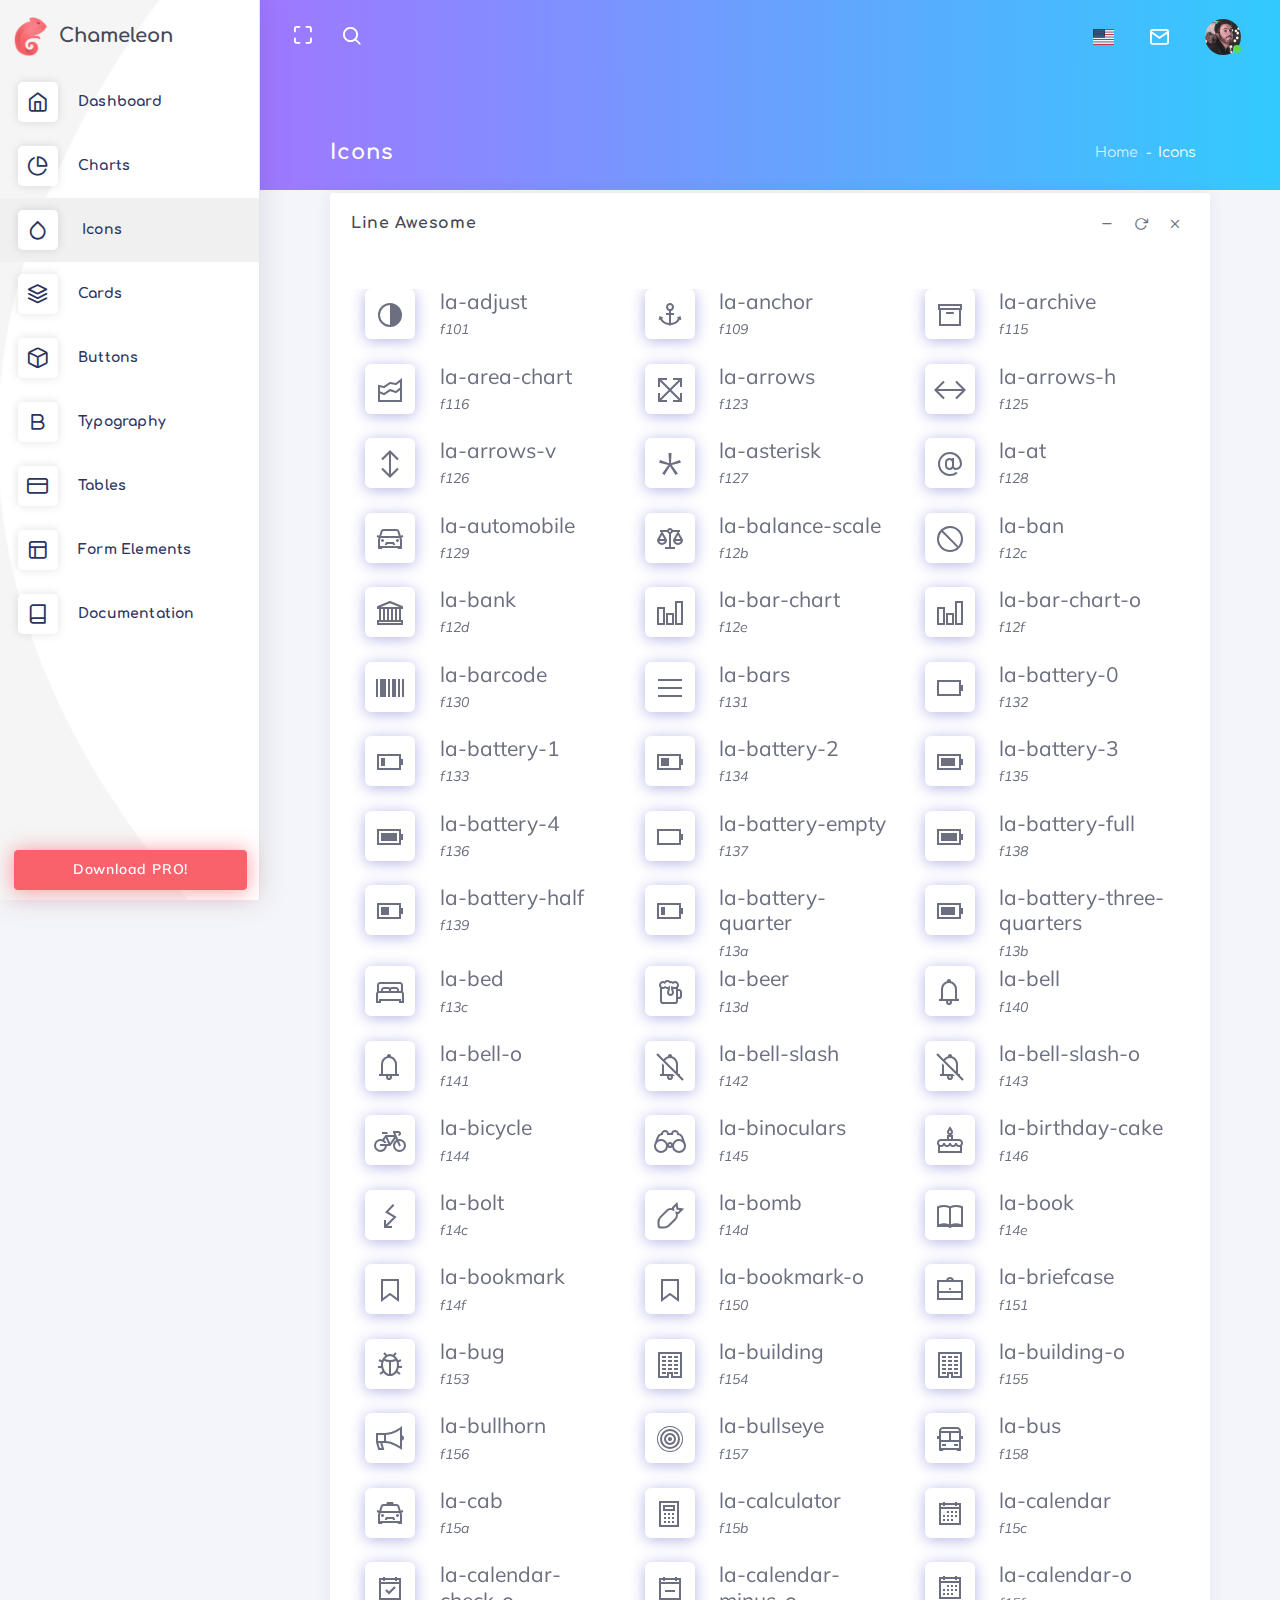
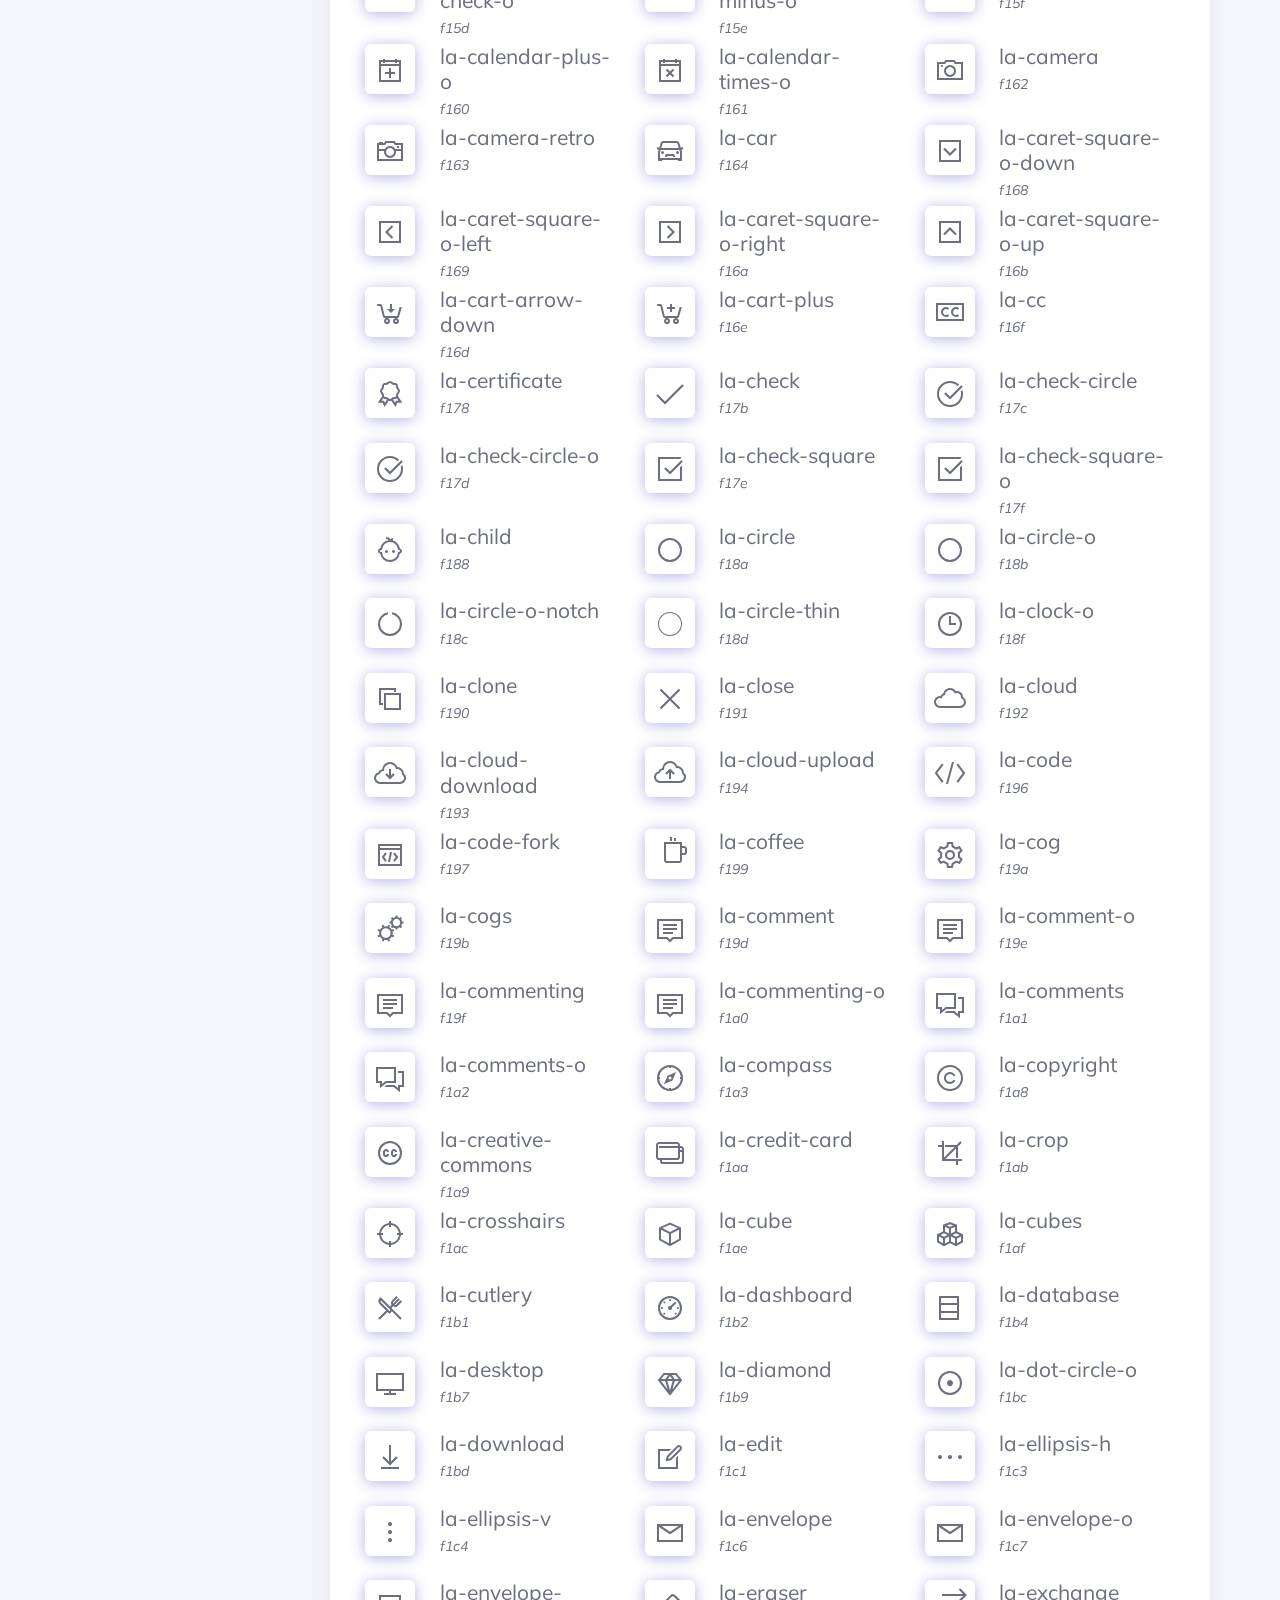
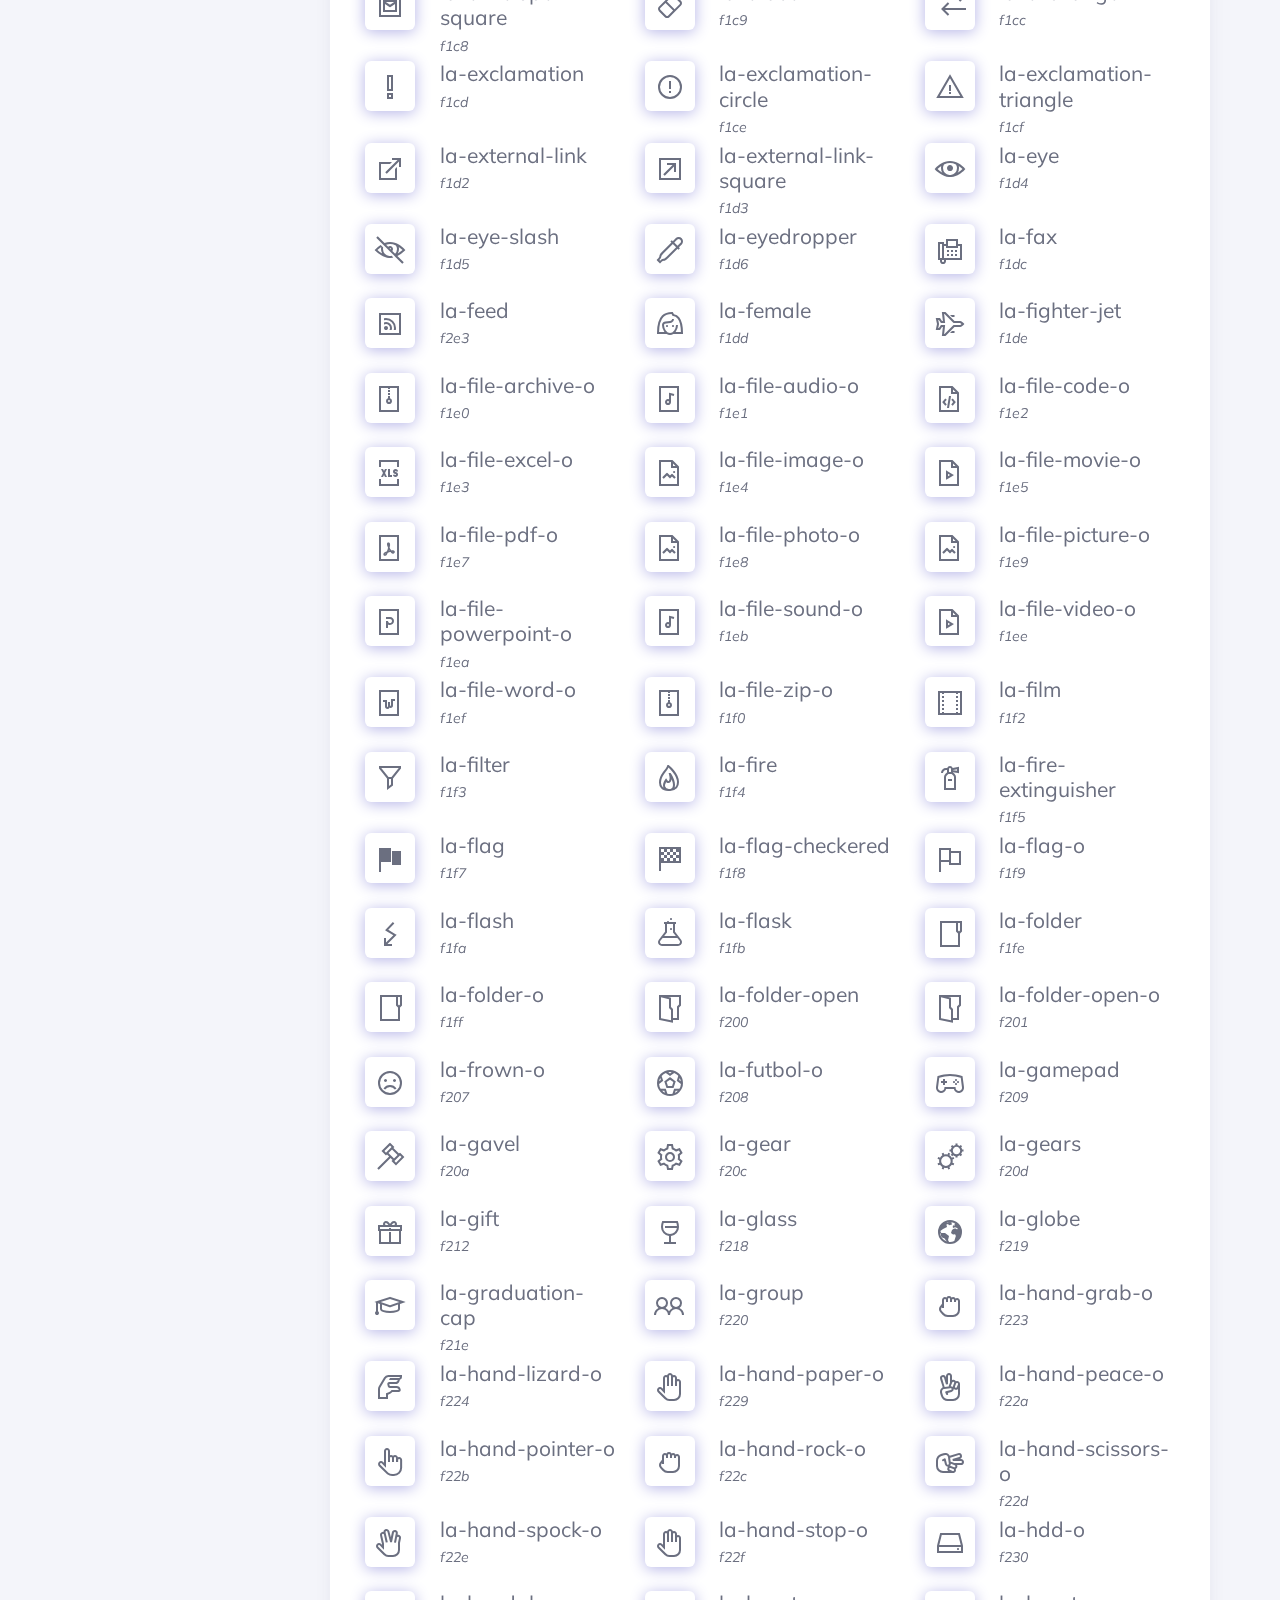
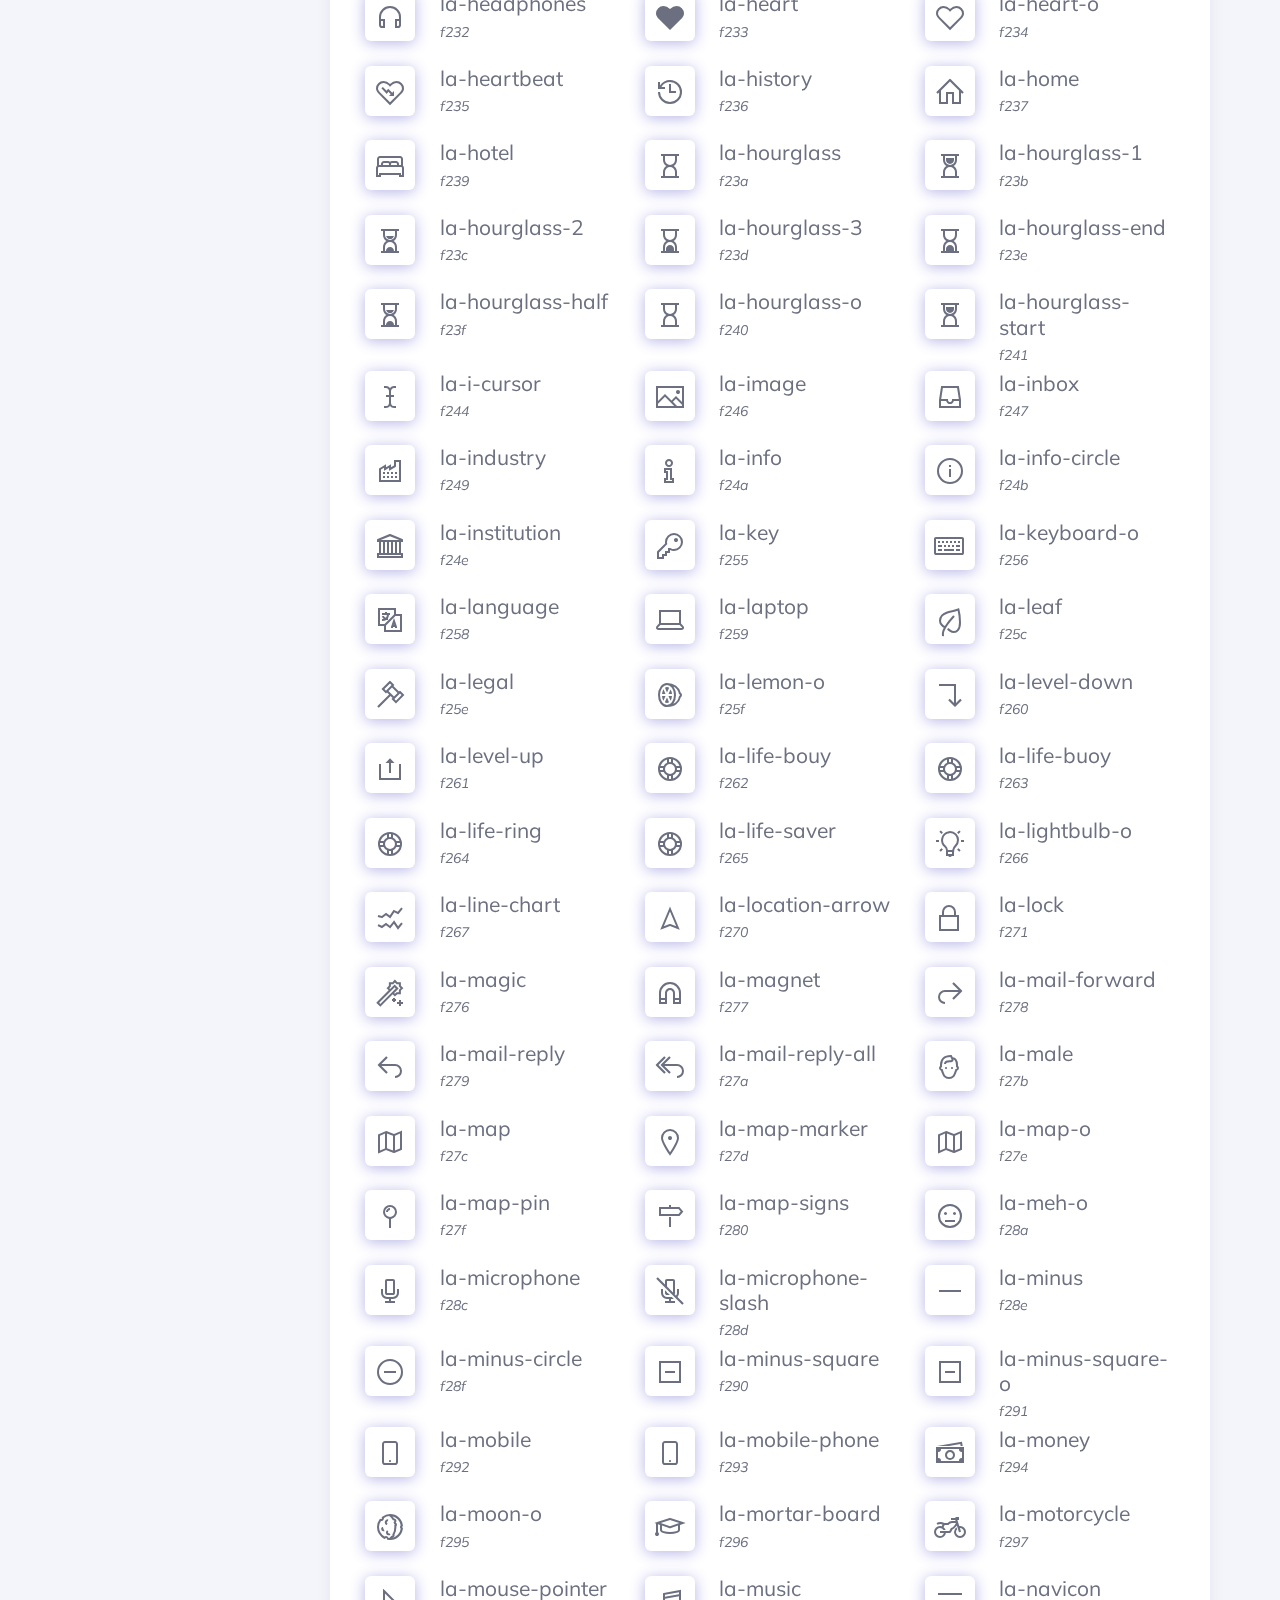
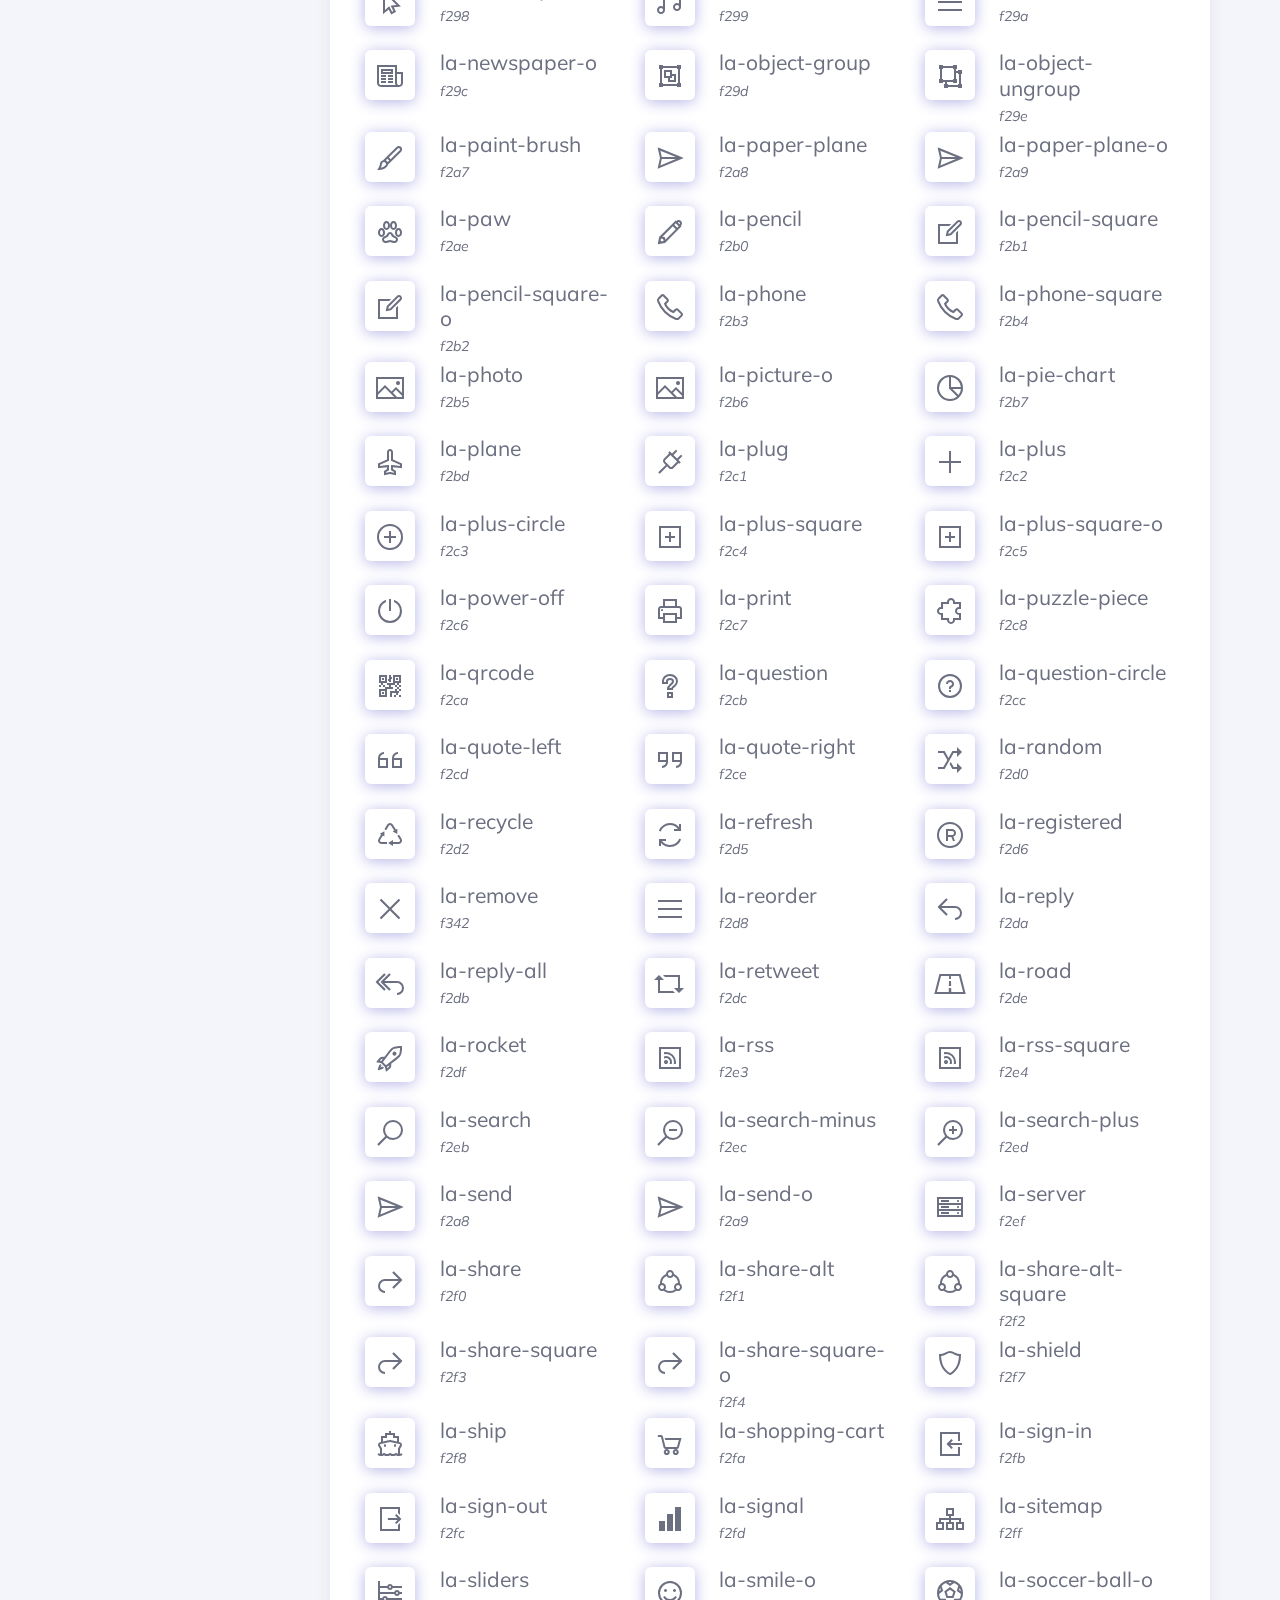
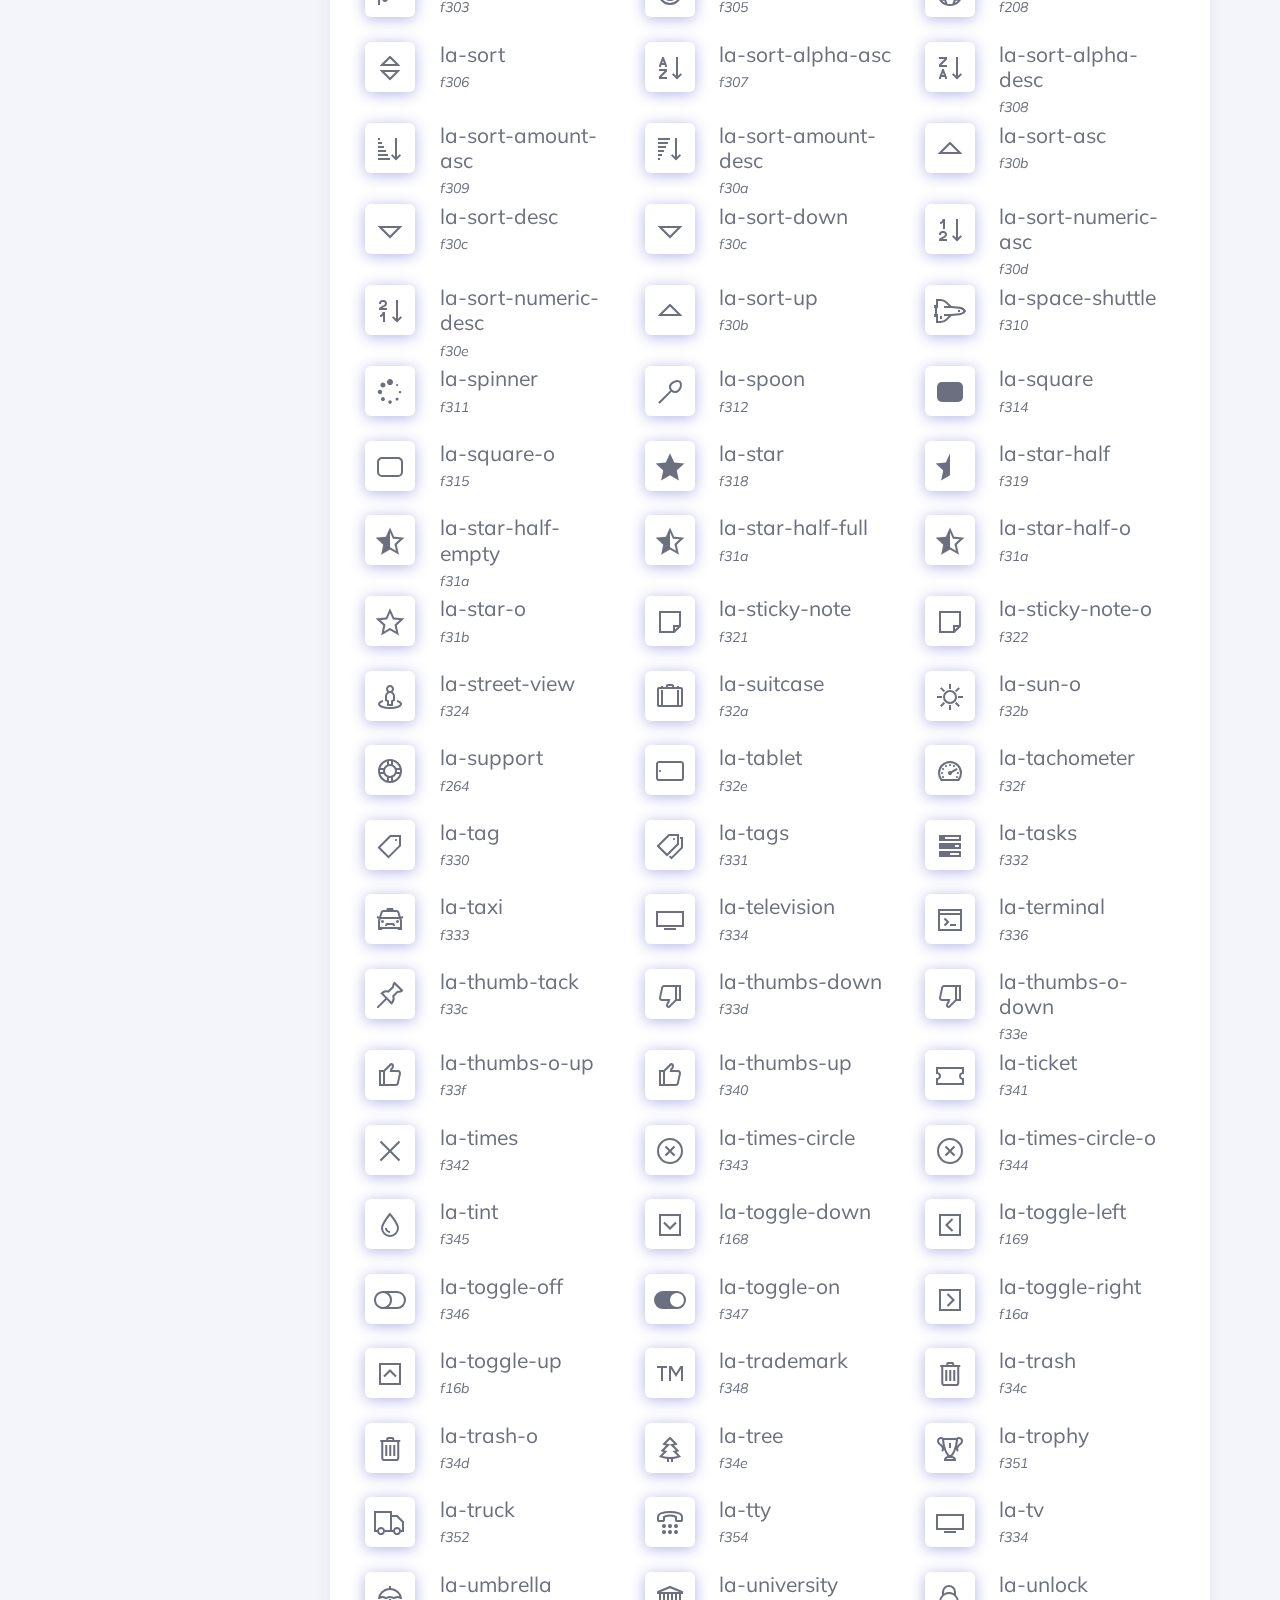
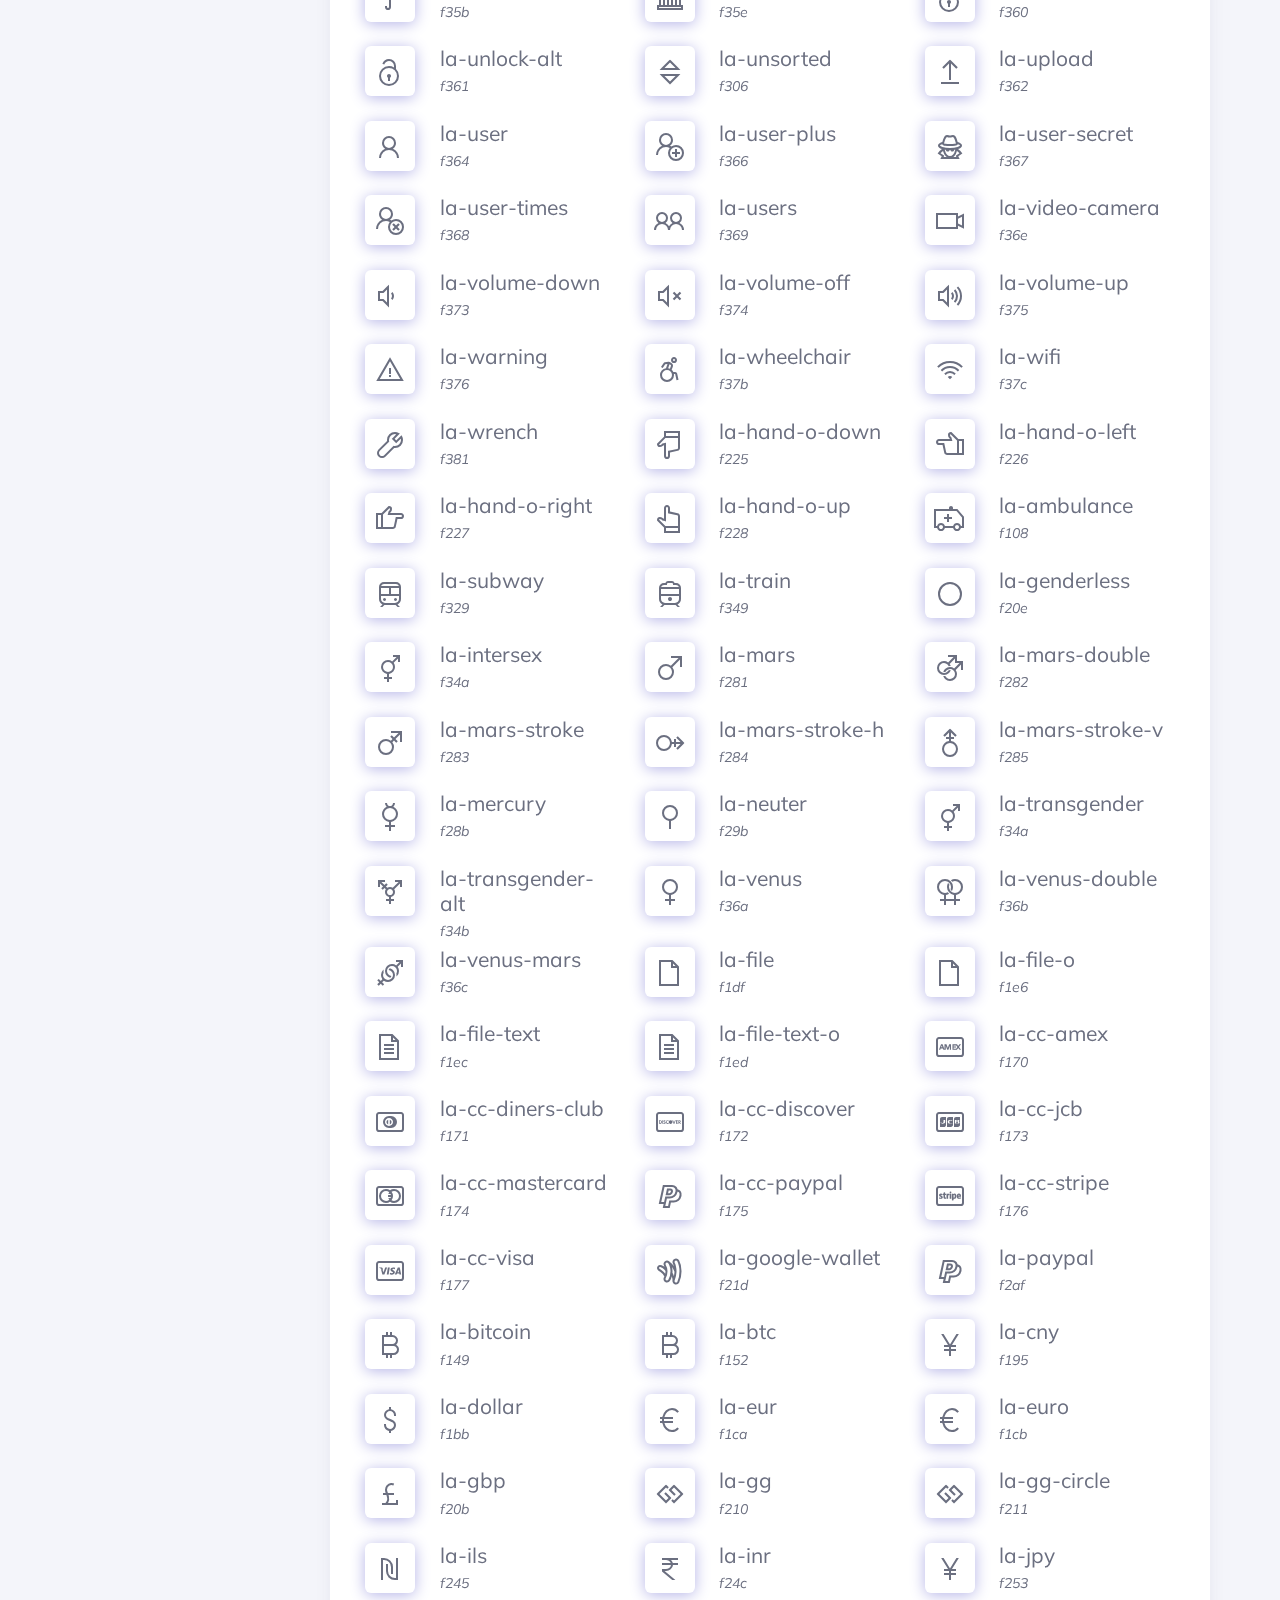
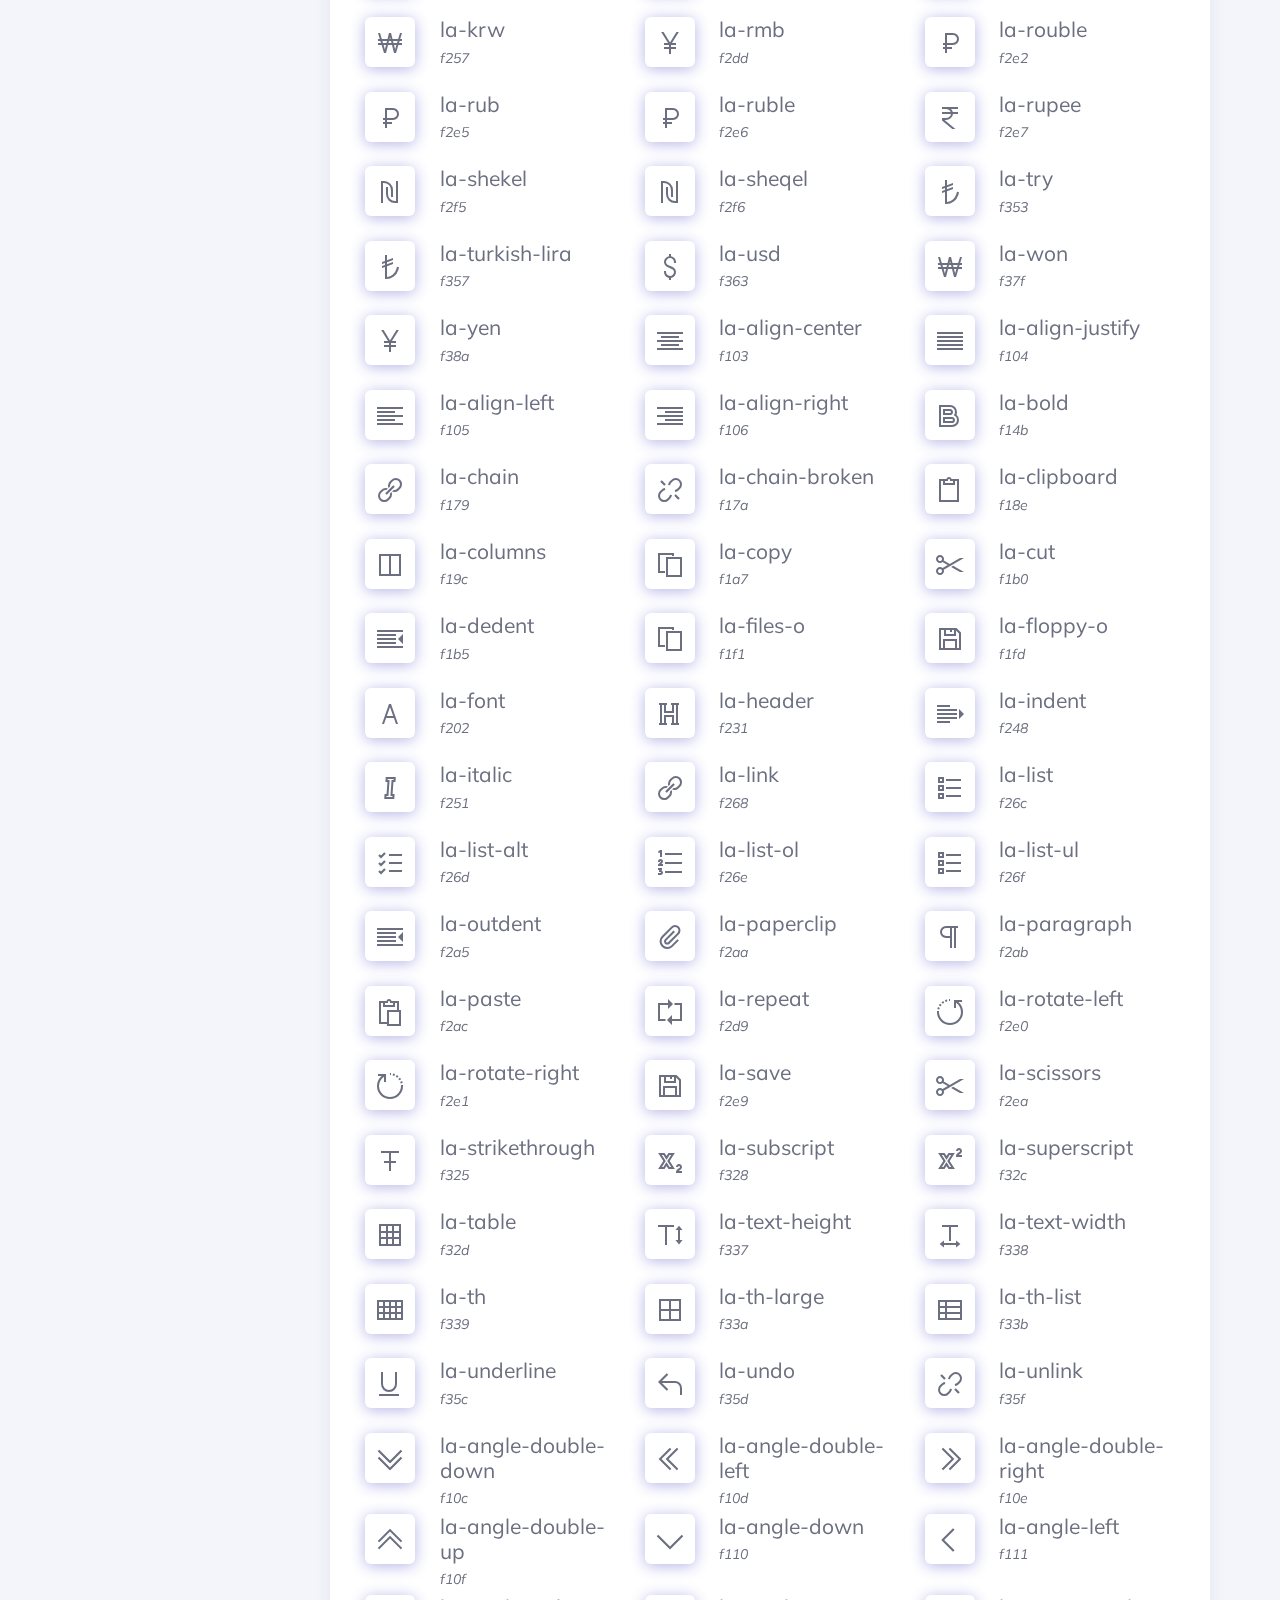
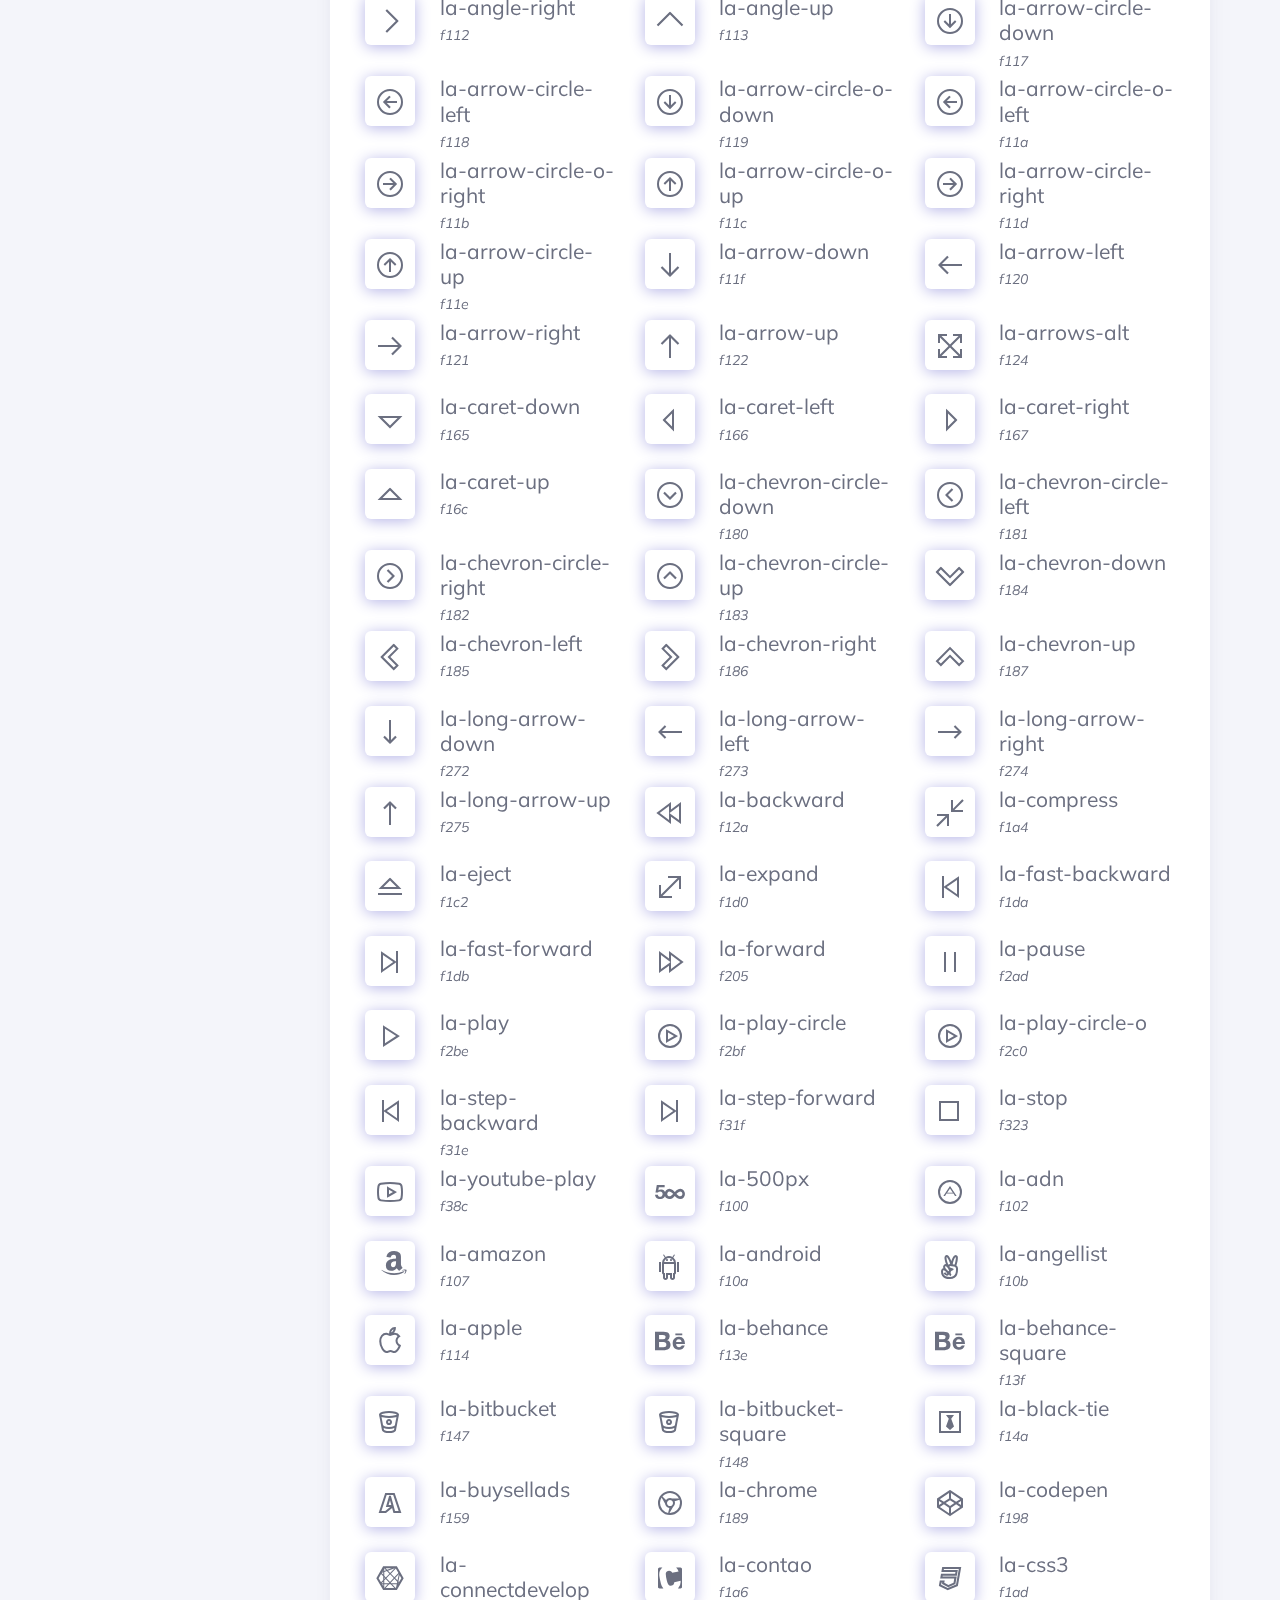
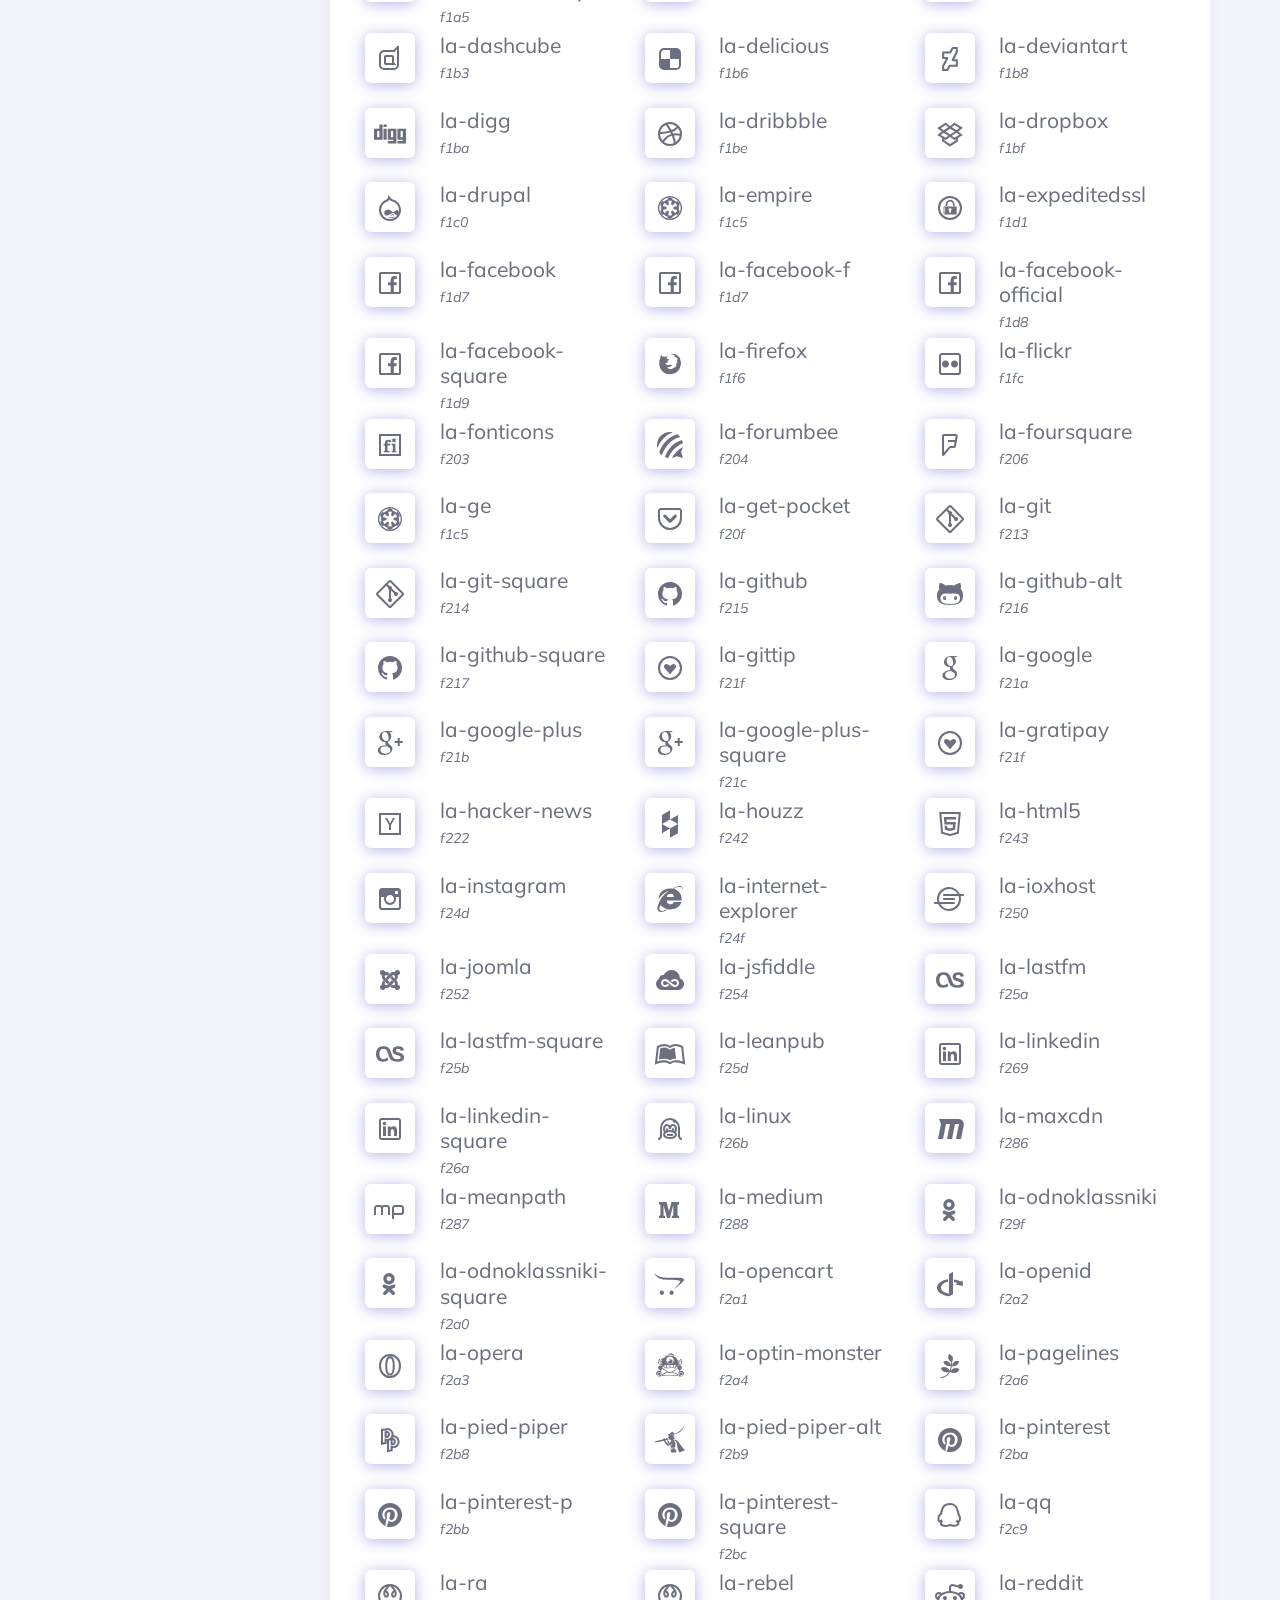
<file: root/frontend/icons.html>
<!DOCTYPE html>
<html class="loading" lang="en" data-textdirection="ltr">
  <head>
    <meta http-equiv="Content-Type" content="text/html; charset=UTF-8">
    <meta http-equiv="X-UA-Compatible" content="IE=edge">
    <meta name="viewport" content="width=device-width, initial-scale=1.0, user-scalable=0, minimal-ui">
    <meta name="description" content="Chameleon Admin is a modern Bootstrap 4 webapp &amp; admin dashboard html template with a large number of components, elegant design, clean and organized code.">
    <meta name="keywords" content="admin template, Chameleon admin template, dashboard template, gradient admin template, responsive admin template, webapp, eCommerce dashboard, analytic dashboard">
    <meta name="author" content="ThemeSelect">
    <title>Icons - Chameleon Admin - Modern Bootstrap 4 WebApp & Dashboard HTML Template + UI Kit</title>
    <link rel="apple-touch-icon" href="theme-assets/images/ico/apple-icon-120.png">
    <link rel="shortcut icon" type="image/x-icon" href="theme-assets/images/ico/favicon.ico">
    <link href="https://fonts.googleapis.com/css?family=Muli:300,300i,400,400i,600,600i,700,700i%7CComfortaa:300,400,700" rel="stylesheet">
    <link href="https://maxcdn.icons8.com/fonts/line-awesome/1.1/css/line-awesome.min.css" rel="stylesheet">
    <!-- BEGIN VENDOR CSS-->
    <link rel="stylesheet" type="text/css" href="theme-assets/css/vendors.css">
    <!-- END VENDOR CSS-->
    <!-- BEGIN CHAMELEON  CSS-->
    <link rel="stylesheet" type="text/css" href="theme-assets/css/app-lite.css">
    <!-- END CHAMELEON  CSS-->
    <!-- BEGIN Page Level CSS-->
    <link rel="stylesheet" type="text/css" href="theme-assets/css/core/menu/menu-types/vertical-menu.css">
    <link rel="stylesheet" type="text/css" href="theme-assets/css/core/colors/palette-gradient.css">
    <!-- END Page Level CSS-->
    <!-- BEGIN Custom CSS-->
    <!-- END Custom CSS-->
  </head>
  <body class="vertical-layout vertical-menu 2-columns   menu-expanded fixed-navbar" data-open="click" data-menu="vertical-menu" data-color="bg-gradient-x-purple-blue" data-col="2-columns">

    <!-- fixed-top-->
    <nav class="header-navbar navbar-expand-md navbar navbar-with-menu navbar-without-dd-arrow fixed-top navbar-semi-light">
      <div class="navbar-wrapper">
        <div class="navbar-container content">
          <div class="collapse navbar-collapse show" id="navbar-mobile">
            <ul class="nav navbar-nav mr-auto float-left">
              <li class="nav-item d-block d-md-none"><a class="nav-link nav-menu-main menu-toggle hidden-xs" href="#"><i class="ft-menu"></i></a></li>
              <li class="nav-item d-none d-md-block"><a class="nav-link nav-link-expand" href="#"><i class="ficon ft-maximize"></i></a></li>
              <li class="nav-item dropdown navbar-search"><a class="nav-link dropdown-toggle hide" data-toggle="dropdown" href="#"><i class="ficon ft-search"></i></a>
                <ul class="dropdown-menu">
                  <li class="arrow_box">
                    <form>
                      <div class="input-group search-box">
                        <div class="position-relative has-icon-right full-width">
                          <input class="form-control" id="search" type="text" placeholder="Search here...">
                          <div class="form-control-position navbar-search-close"><i class="ft-x">   </i></div>
                        </div>
                      </div>
                    </form>
                  </li>
                </ul>
              </li>
            </ul>
            <ul class="nav navbar-nav float-right">         
              <li class="dropdown dropdown-language nav-item"><a class="dropdown-toggle nav-link" id="dropdown-flag" href="#" data-toggle="dropdown" aria-haspopup="true" aria-expanded="false"><i class="flag-icon flag-icon-us"></i><span class="selected-language"></span></a>
                <div class="dropdown-menu" aria-labelledby="dropdown-flag">
                  <div class="arrow_box"><a class="dropdown-item" href="#"><i class="flag-icon flag-icon-us"></i> English</a><a class="dropdown-item" href="#"><i class="flag-icon flag-icon-cn"></i> Chinese</a><a class="dropdown-item" href="#"><i class="flag-icon flag-icon-ru"></i> Russian</a><a class="dropdown-item" href="#"><i class="flag-icon flag-icon-fr"></i> French</a><a class="dropdown-item" href="#"><i class="flag-icon flag-icon-es"></i> Spanish</a></div>
                </div>
              </li>
            </ul>
            <ul class="nav navbar-nav float-right">
              <li class="dropdown dropdown-notification nav-item"><a class="nav-link nav-link-label" href="#" data-toggle="dropdown"><i class="ficon ft-mail">             </i></a>
                <div class="dropdown-menu dropdown-menu-right">
                  <div class="arrow_box_right"><a class="dropdown-item" href="#"><i class="ft-book"></i> Read Mail</a><a class="dropdown-item" href="#"><i class="ft-bookmark"></i> Read Later</a><a class="dropdown-item" href="#"><i class="ft-check-square"></i> Mark all Read       </a></div>
                </div>
              </li>
              <li class="dropdown dropdown-user nav-item"><a class="dropdown-toggle nav-link dropdown-user-link" href="#" data-toggle="dropdown">             <span class="avatar avatar-online"><img src="theme-assets/images/portrait/small/avatar-s-19.png" alt="avatar"><i></i></span></a>
                <div class="dropdown-menu dropdown-menu-right">
                  <div class="arrow_box_right"><a class="dropdown-item" href="#"><span class="avatar avatar-online"><img src="theme-assets/images/portrait/small/avatar-s-19.png" alt="avatar"><span class="user-name text-bold-700 ml-1">John Doe</span></span></a>
                    <div class="dropdown-divider"></div><a class="dropdown-item" href="#"><i class="ft-user"></i> Edit Profile</a><a class="dropdown-item" href="#"><i class="ft-mail"></i> My Inbox</a><a class="dropdown-item" href="#"><i class="ft-check-square"></i> Task</a><a class="dropdown-item" href="#"><i class="ft-message-square"></i> Chats</a>
                    <div class="dropdown-divider"></div><a class="dropdown-item" href="#"><i class="ft-power"></i> Logout</a>
                  </div>
                </div>
              </li>
            </ul>
          </div>
        </div>
      </div>
    </nav>

    <!-- ////////////////////////////////////////////////////////////////////////////-->


    <div class="main-menu menu-fixed menu-light menu-accordion    menu-shadow " data-scroll-to-active="true" data-img="theme-assets/images/backgrounds/02.jpg">
      <div class="navbar-header">
        <ul class="nav navbar-nav flex-row">       
          <li class="nav-item mr-auto"><a class="navbar-brand" href="index.html"><img class="brand-logo" alt="Chameleon admin logo" src="theme-assets/images/logo/logo.png"/>
              <h3 class="brand-text">Chameleon</h3></a></li>
          <li class="nav-item d-md-none"><a class="nav-link close-navbar"><i class="ft-x"></i></a></li>
        </ul>
      </div>
      <div class="main-menu-content">
        <ul class="navigation navigation-main" id="main-menu-navigation" data-menu="menu-navigation">
          <li class=" nav-item"><a href="index.html"><i class="ft-home"></i><span class="menu-title" data-i18n="">Dashboard</span></a>
          </li>
          <li class=" nav-item"><a href="charts.html"><i class="ft-pie-chart"></i><span class="menu-title" data-i18n="">Charts</span></a>
          </li>
          <li class="active"><a href="icons.html"><i class="ft-droplet"></i><span class="menu-title" data-i18n="">Icons</span></a>
          </li>
          <li class=" nav-item"><a href="cards.html"><i class="ft-layers"></i><span class="menu-title" data-i18n="">Cards</span></a>
          </li>
          <li class=" nav-item"><a href="buttons.html"><i class="ft-box"></i><span class="menu-title" data-i18n="">Buttons</span></a>
          </li>
          <li class=" nav-item"><a href="typography.html"><i class="ft-bold"></i><span class="menu-title" data-i18n="">Typography</span></a>
          </li>
          <li class=" nav-item"><a href="tables.html"><i class="ft-credit-card"></i><span class="menu-title" data-i18n="">Tables</span></a>
          </li>
          <li class=" nav-item"><a href="form-elements.html"><i class="ft-layout"></i><span class="menu-title" data-i18n="">Form Elements</span></a>
          </li>
          <li class=" nav-item"><a href="https://themeselection.com/demo/chameleon-admin-template/documentation"><i class="ft-book"></i><span class="menu-title" data-i18n="">Documentation</span></a>
          </li>
        </ul>
      </div><a class="btn btn-danger btn-block btn-glow btn-upgrade-pro mx-1" href="https://themeselection.com/products/chameleon-admin-modern-bootstrap-webapp-dashboard-html-template-ui-kit/" target="_blank">Download PRO!</a>
      <div class="navigation-background"></div>
    </div>

    <div class="app-content content">
      <div class="content-wrapper">
        <div class="content-wrapper-before"></div>
        <div class="content-header row">
          <div class="content-header-left col-md-4 col-12 mb-2">
            <h3 class="content-header-title">Icons</h3>
          </div>
          <div class="content-header-right col-md-8 col-12">
            <div class="breadcrumbs-top float-md-right">
              <div class="breadcrumb-wrapper mr-1">
                <ol class="breadcrumb">
                  <li class="breadcrumb-item"><a href="index.html">Home</a>
                  </li>
                  <li class="breadcrumb-item active">Icons
                  </li>
                </ol>
              </div>
            </div>
          </div>
        </div>
        <div class="content-body"><!-- Line Awesome section start -->
<section id="line-awesome-icons">
  <div class="row">
      <div class="col-12">
          <div class="card">
              <div class="card-header">
                  <h4 class="card-title">Line Awesome</h4>
                  <a class="heading-elements-toggle"><i class="la la-ellipsis-v font-medium-3"></i></a>
                  <div class="heading-elements">
                      <ul class="list-inline mb-0">
                          <li><a data-action="collapse"><i class="ft-minus"></i></a></li>
                          <li><a data-action="reload"><i class="ft-rotate-cw"></i></a></li>
                          <li><a data-action="close"><i class="ft-x"></i></a></li>
                      </ul>
                  </div>
              </div>
              <div class="card-content collapse show">
                  <div class="card-body">
                      <div class="feather-icons overflow-hidden row">
                          <div class="col-md-4 col-sm-6 col-12 fonticon-container">
                            <div class="fonticon-wrap icon-shadow icon-shadow-primary"><i class="la la-adjust"></i></div>
                            <label class="fonticon-classname">la-adjust</label>
                            <label class="fonticon-unit">f101</label>
                          </div>
                          <div class="col-md-4 col-sm-6 col-12 fonticon-container">
                            <div class="fonticon-wrap icon-shadow icon-shadow-primary"><i class="la la-anchor"></i></div>
                            <label class="fonticon-classname">la-anchor</label>
                            <label class="fonticon-unit">f109</label>
                          </div>
                          <div class="col-md-4 col-sm-6 col-12 fonticon-container">
                            <div class="fonticon-wrap icon-shadow icon-shadow-primary"><i class="la la-archive"></i></div>
                            <label class="fonticon-classname">la-archive</label>
                            <label class="fonticon-unit">f115</label>
                          </div>
                          <div class="col-md-4 col-sm-6 col-12 fonticon-container">
                            <div class="fonticon-wrap icon-shadow icon-shadow-primary"><i class="la la-area-chart"></i></div>
                            <label class="fonticon-classname">la-area-chart</label>
                            <label class="fonticon-unit">f116</label>
                          </div>
                          <div class="col-md-4 col-sm-6 col-12 fonticon-container">
                            <div class="fonticon-wrap icon-shadow icon-shadow-primary"><i class="la la-arrows"></i></div>
                            <label class="fonticon-classname">la-arrows</label>
                            <label class="fonticon-unit">f123</label>
                          </div>
                          <div class="col-md-4 col-sm-6 col-12 fonticon-container">
                            <div class="fonticon-wrap icon-shadow icon-shadow-primary"><i class="la la-arrows-h"></i></div>
                            <label class="fonticon-classname">la-arrows-h</label>
                            <label class="fonticon-unit">f125</label>
                          </div>
                          <div class="col-md-4 col-sm-6 col-12 fonticon-container">
                            <div class="fonticon-wrap icon-shadow icon-shadow-primary"><i class="la la-arrows-v"></i></div>
                            <label class="fonticon-classname">la-arrows-v</label>
                            <label class="fonticon-unit">f126</label>
                          </div>
                          <div class="col-md-4 col-sm-6 col-12 fonticon-container">
                            <div class="fonticon-wrap icon-shadow icon-shadow-primary"><i class="la la-asterisk"></i></div>
                            <label class="fonticon-classname">la-asterisk</label>
                            <label class="fonticon-unit">f127</label>
                          </div>
                          <div class="col-md-4 col-sm-6 col-12 fonticon-container">
                            <div class="fonticon-wrap icon-shadow icon-shadow-primary"><i class="la la-at"></i></div>
                            <label class="fonticon-classname">la-at</label>
                            <label class="fonticon-unit">f128</label>
                          </div>
                          <div class="col-md-4 col-sm-6 col-12 fonticon-container">
                            <div class="fonticon-wrap icon-shadow icon-shadow-primary"><i class="la la-automobile"></i></div>
                            <label class="fonticon-classname">la-automobile</label>
                            <label class="fonticon-unit">f129</label>
                          </div>
                          <div class="col-md-4 col-sm-6 col-12 fonticon-container">
                            <div class="fonticon-wrap icon-shadow icon-shadow-primary"><i class="la la-balance-scale"></i></div>
                            <label class="fonticon-classname">la-balance-scale</label>
                            <label class="fonticon-unit">f12b</label>
                          </div>
                          <div class="col-md-4 col-sm-6 col-12 fonticon-container">
                            <div class="fonticon-wrap icon-shadow icon-shadow-primary"><i class="la la-ban"></i></div>
                            <label class="fonticon-classname">la-ban</label>
                            <label class="fonticon-unit">f12c</label>
                          </div>
                          <div class="col-md-4 col-sm-6 col-12 fonticon-container">
                            <div class="fonticon-wrap icon-shadow icon-shadow-primary"><i class="la la-bank"></i></div>
                            <label class="fonticon-classname">la-bank</label>
                            <label class="fonticon-unit">f12d</label>
                          </div>
                          <div class="col-md-4 col-sm-6 col-12 fonticon-container">
                            <div class="fonticon-wrap icon-shadow icon-shadow-primary"><i class="la la-bar-chart"></i></div>
                            <label class="fonticon-classname">la-bar-chart</label>
                            <label class="fonticon-unit">f12e</label>
                          </div>
                          <div class="col-md-4 col-sm-6 col-12 fonticon-container">
                            <div class="fonticon-wrap icon-shadow icon-shadow-primary"><i class="la la-bar-chart-o"></i></div>
                            <label class="fonticon-classname">la-bar-chart-o</label>
                            <label class="fonticon-unit">f12f</label>
                          </div>
                          <div class="col-md-4 col-sm-6 col-12 fonticon-container">
                            <div class="fonticon-wrap icon-shadow icon-shadow-primary"><i class="la la-barcode"></i></div>
                            <label class="fonticon-classname">la-barcode</label>
                            <label class="fonticon-unit">f130</label>
                          </div>
                          <div class="col-md-4 col-sm-6 col-12 fonticon-container">
                            <div class="fonticon-wrap icon-shadow icon-shadow-primary"><i class="la la-bars"></i></div>
                            <label class="fonticon-classname">la-bars</label>
                            <label class="fonticon-unit">f131</label>
                          </div>
                          <div class="col-md-4 col-sm-6 col-12 fonticon-container">
                            <div class="fonticon-wrap icon-shadow icon-shadow-primary"><i class="la la-battery-0"></i></div>
                            <label class="fonticon-classname">la-battery-0</label>
                            <label class="fonticon-unit">f132</label>
                          </div>
                          <div class="col-md-4 col-sm-6 col-12 fonticon-container">
                            <div class="fonticon-wrap icon-shadow icon-shadow-primary"><i class="la la-battery-1"></i></div>
                            <label class="fonticon-classname">la-battery-1</label>
                            <label class="fonticon-unit">f133</label>
                          </div>
                          <div class="col-md-4 col-sm-6 col-12 fonticon-container">
                            <div class="fonticon-wrap icon-shadow icon-shadow-primary"><i class="la la-battery-2"></i></div>
                            <label class="fonticon-classname">la-battery-2</label>
                            <label class="fonticon-unit">f134</label>
                          </div>
                          <div class="col-md-4 col-sm-6 col-12 fonticon-container">
                            <div class="fonticon-wrap icon-shadow icon-shadow-primary"><i class="la la-battery-3"></i></div>
                            <label class="fonticon-classname">la-battery-3</label>
                            <label class="fonticon-unit">f135</label>
                          </div>
                          <div class="col-md-4 col-sm-6 col-12 fonticon-container">
                            <div class="fonticon-wrap icon-shadow icon-shadow-primary"><i class="la la-battery-4"></i></div>
                            <label class="fonticon-classname">la-battery-4</label>
                            <label class="fonticon-unit">f136</label>
                          </div>
                          <div class="col-md-4 col-sm-6 col-12 fonticon-container">
                            <div class="fonticon-wrap icon-shadow icon-shadow-primary"><i class="la la-battery-empty"></i></div>
                            <label class="fonticon-classname">la-battery-empty</label>
                            <label class="fonticon-unit">f137</label>
                          </div>
                          <div class="col-md-4 col-sm-6 col-12 fonticon-container">
                            <div class="fonticon-wrap icon-shadow icon-shadow-primary"><i class="la la-battery-full"></i></div>
                            <label class="fonticon-classname">la-battery-full</label>
                            <label class="fonticon-unit">f138</label>
                          </div>
                          <div class="col-md-4 col-sm-6 col-12 fonticon-container">
                            <div class="fonticon-wrap icon-shadow icon-shadow-primary"><i class="la la-battery-half"></i></div>
                            <label class="fonticon-classname">la-battery-half</label>
                            <label class="fonticon-unit">f139</label>
                          </div>
                          <div class="col-md-4 col-sm-6 col-12 fonticon-container">
                            <div class="fonticon-wrap icon-shadow icon-shadow-primary"><i class="la la-battery-quarter"></i></div>
                            <label class="fonticon-classname">la-battery-quarter</label>
                            <label class="fonticon-unit">f13a</label>
                          </div>
                          <div class="col-md-4 col-sm-6 col-12 fonticon-container">
                            <div class="fonticon-wrap icon-shadow icon-shadow-primary"><i class="la la-battery-three-quarters"></i></div>
                            <label class="fonticon-classname">la-battery-three-quarters</label>
                            <label class="fonticon-unit">f13b</label>
                          </div>
                          <div class="col-md-4 col-sm-6 col-12 fonticon-container">
                            <div class="fonticon-wrap icon-shadow icon-shadow-primary"><i class="la la-bed"></i></div>
                            <label class="fonticon-classname">la-bed</label>
                            <label class="fonticon-unit">f13c</label>
                          </div>
                          <div class="col-md-4 col-sm-6 col-12 fonticon-container">
                            <div class="fonticon-wrap icon-shadow icon-shadow-primary"><i class="la la-beer"></i></div>
                            <label class="fonticon-classname">la-beer</label>
                            <label class="fonticon-unit">f13d</label>
                          </div>
                          <div class="col-md-4 col-sm-6 col-12 fonticon-container">
                            <div class="fonticon-wrap icon-shadow icon-shadow-primary"><i class="la la-bell"></i></div>
                            <label class="fonticon-classname">la-bell</label>
                            <label class="fonticon-unit">f140</label>
                          </div>
                          <div class="col-md-4 col-sm-6 col-12 fonticon-container">
                            <div class="fonticon-wrap icon-shadow icon-shadow-primary"><i class="la la-bell-o"></i></div>
                            <label class="fonticon-classname">la-bell-o</label>
                            <label class="fonticon-unit">f141</label>
                          </div>
                          <div class="col-md-4 col-sm-6 col-12 fonticon-container">
                            <div class="fonticon-wrap icon-shadow icon-shadow-primary"><i class="la la-bell-slash"></i></div>
                            <label class="fonticon-classname">la-bell-slash</label>
                            <label class="fonticon-unit">f142</label>
                          </div>
                          <div class="col-md-4 col-sm-6 col-12 fonticon-container">
                            <div class="fonticon-wrap icon-shadow icon-shadow-primary"><i class="la la-bell-slash-o"></i></div>
                            <label class="fonticon-classname">la-bell-slash-o</label>
                            <label class="fonticon-unit">f143</label>
                          </div>
                          <div class="col-md-4 col-sm-6 col-12 fonticon-container">
                            <div class="fonticon-wrap icon-shadow icon-shadow-primary"><i class="la la-bicycle"></i></div>
                            <label class="fonticon-classname">la-bicycle</label>
                            <label class="fonticon-unit">f144</label>
                          </div>
                          <div class="col-md-4 col-sm-6 col-12 fonticon-container">
                            <div class="fonticon-wrap icon-shadow icon-shadow-primary"><i class="la la-binoculars"></i></div>
                            <label class="fonticon-classname">la-binoculars</label>
                            <label class="fonticon-unit">f145</label>
                          </div>
                          <div class="col-md-4 col-sm-6 col-12 fonticon-container">
                            <div class="fonticon-wrap icon-shadow icon-shadow-primary"><i class="la la-birthday-cake"></i></div>
                            <label class="fonticon-classname">la-birthday-cake</label>
                            <label class="fonticon-unit">f146</label>
                          </div>
                          <div class="col-md-4 col-sm-6 col-12 fonticon-container">
                            <div class="fonticon-wrap icon-shadow icon-shadow-primary"><i class="la la-bolt"></i></div>
                            <label class="fonticon-classname">la-bolt</label>
                            <label class="fonticon-unit">f14c</label>
                          </div>
                          <div class="col-md-4 col-sm-6 col-12 fonticon-container">
                            <div class="fonticon-wrap icon-shadow icon-shadow-primary"><i class="la la-bomb"></i></div>
                            <label class="fonticon-classname">la-bomb</label>
                            <label class="fonticon-unit">f14d</label>
                          </div>
                          <div class="col-md-4 col-sm-6 col-12 fonticon-container">
                            <div class="fonticon-wrap icon-shadow icon-shadow-primary"><i class="la la-book"></i></div>
                            <label class="fonticon-classname">la-book</label>
                            <label class="fonticon-unit">f14e</label>
                          </div>
                          <div class="col-md-4 col-sm-6 col-12 fonticon-container">
                            <div class="fonticon-wrap icon-shadow icon-shadow-primary"><i class="la la-bookmark"></i></div>
                            <label class="fonticon-classname">la-bookmark</label>
                            <label class="fonticon-unit">f14f</label>
                          </div>
                          <div class="col-md-4 col-sm-6 col-12 fonticon-container">
                            <div class="fonticon-wrap icon-shadow icon-shadow-primary"><i class="la la-bookmark-o"></i></div>
                            <label class="fonticon-classname">la-bookmark-o</label>
                            <label class="fonticon-unit">f150</label>
                          </div>
                          <div class="col-md-4 col-sm-6 col-12 fonticon-container">
                            <div class="fonticon-wrap icon-shadow icon-shadow-primary"><i class="la la-briefcase"></i></div>
                            <label class="fonticon-classname">la-briefcase</label>
                            <label class="fonticon-unit">f151</label>
                          </div>
                          <div class="col-md-4 col-sm-6 col-12 fonticon-container">
                            <div class="fonticon-wrap icon-shadow icon-shadow-primary"><i class="la la-bug"></i></div>
                            <label class="fonticon-classname">la-bug</label>
                            <label class="fonticon-unit">f153</label>
                          </div>
                          <div class="col-md-4 col-sm-6 col-12 fonticon-container">
                            <div class="fonticon-wrap icon-shadow icon-shadow-primary"><i class="la la-building"></i></div>
                            <label class="fonticon-classname">la-building</label>
                            <label class="fonticon-unit">f154</label>
                          </div>
                          <div class="col-md-4 col-sm-6 col-12 fonticon-container">
                            <div class="fonticon-wrap icon-shadow icon-shadow-primary"><i class="la la-building-o"></i></div>
                            <label class="fonticon-classname">la-building-o</label>
                            <label class="fonticon-unit">f155</label>
                          </div>
                          <div class="col-md-4 col-sm-6 col-12 fonticon-container">
                            <div class="fonticon-wrap icon-shadow icon-shadow-primary"><i class="la la-bullhorn"></i></div>
                            <label class="fonticon-classname">la-bullhorn</label>
                            <label class="fonticon-unit">f156</label>
                          </div>
                          <div class="col-md-4 col-sm-6 col-12 fonticon-container">
                            <div class="fonticon-wrap icon-shadow icon-shadow-primary"><i class="la la-bullseye"></i></div>
                            <label class="fonticon-classname">la-bullseye</label>
                            <label class="fonticon-unit">f157</label>
                          </div>
                          <div class="col-md-4 col-sm-6 col-12 fonticon-container">
                            <div class="fonticon-wrap icon-shadow icon-shadow-primary"><i class="la la-bus"></i></div>
                            <label class="fonticon-classname">la-bus</label>
                            <label class="fonticon-unit">f158</label>
                          </div>
                          <div class="col-md-4 col-sm-6 col-12 fonticon-container">
                            <div class="fonticon-wrap icon-shadow icon-shadow-primary"><i class="la la-cab"></i></div>
                            <label class="fonticon-classname">la-cab</label>
                            <label class="fonticon-unit">f15a</label>
                          </div>
                          <div class="col-md-4 col-sm-6 col-12 fonticon-container">
                            <div class="fonticon-wrap icon-shadow icon-shadow-primary"><i class="la la-calculator"></i></div>
                            <label class="fonticon-classname">la-calculator</label>
                            <label class="fonticon-unit">f15b</label>
                          </div>
                          <div class="col-md-4 col-sm-6 col-12 fonticon-container">
                            <div class="fonticon-wrap icon-shadow icon-shadow-primary"><i class="la la-calendar"></i></div>
                            <label class="fonticon-classname">la-calendar</label>
                            <label class="fonticon-unit">f15c</label>
                          </div>
                          <div class="col-md-4 col-sm-6 col-12 fonticon-container">
                            <div class="fonticon-wrap icon-shadow icon-shadow-primary"><i class="la la-calendar-check-o"></i></div>
                            <label class="fonticon-classname">la-calendar-check-o</label>
                            <label class="fonticon-unit">f15d</label>
                          </div>
                          <div class="col-md-4 col-sm-6 col-12 fonticon-container">
                            <div class="fonticon-wrap icon-shadow icon-shadow-primary"><i class="la la-calendar-minus-o"></i></div>
                            <label class="fonticon-classname">la-calendar-minus-o</label>
                            <label class="fonticon-unit">f15e</label>
                          </div>
                          <div class="col-md-4 col-sm-6 col-12 fonticon-container">
                            <div class="fonticon-wrap icon-shadow icon-shadow-primary"><i class="la la-calendar-o"></i></div>
                            <label class="fonticon-classname">la-calendar-o</label>
                            <label class="fonticon-unit">f15f</label>
                          </div>
                          <div class="col-md-4 col-sm-6 col-12 fonticon-container">
                            <div class="fonticon-wrap icon-shadow icon-shadow-primary"><i class="la la-calendar-plus-o"></i></div>
                            <label class="fonticon-classname">la-calendar-plus-o</label>
                            <label class="fonticon-unit">f160</label>
                          </div>
                          <div class="col-md-4 col-sm-6 col-12 fonticon-container">
                            <div class="fonticon-wrap icon-shadow icon-shadow-primary"><i class="la la-calendar-times-o"></i></div>
                            <label class="fonticon-classname">la-calendar-times-o</label>
                            <label class="fonticon-unit">f161</label>
                          </div>
                          <div class="col-md-4 col-sm-6 col-12 fonticon-container">
                            <div class="fonticon-wrap icon-shadow icon-shadow-primary"><i class="la la-camera"></i></div>
                            <label class="fonticon-classname">la-camera</label>
                            <label class="fonticon-unit">f162</label>
                          </div>
                          <div class="col-md-4 col-sm-6 col-12 fonticon-container">
                            <div class="fonticon-wrap icon-shadow icon-shadow-primary"><i class="la la-camera-retro"></i></div>
                            <label class="fonticon-classname">la-camera-retro</label>
                            <label class="fonticon-unit">f163</label>
                          </div>
                          <div class="col-md-4 col-sm-6 col-12 fonticon-container">
                            <div class="fonticon-wrap icon-shadow icon-shadow-primary"><i class="la la-car"></i></div>
                            <label class="fonticon-classname">la-car</label>
                            <label class="fonticon-unit">f164</label>
                          </div>
                          <div class="col-md-4 col-sm-6 col-12 fonticon-container">
                            <div class="fonticon-wrap icon-shadow icon-shadow-primary"><i class="la la-caret-square-o-down"></i></div>
                            <label class="fonticon-classname">la-caret-square-o-down</label>
                            <label class="fonticon-unit">f168</label>
                          </div>
                          <div class="col-md-4 col-sm-6 col-12 fonticon-container">
                            <div class="fonticon-wrap icon-shadow icon-shadow-primary"><i class="la la-caret-square-o-left"></i></div>
                            <label class="fonticon-classname">la-caret-square-o-left</label>
                            <label class="fonticon-unit">f169</label>
                          </div>
                          <div class="col-md-4 col-sm-6 col-12 fonticon-container">
                            <div class="fonticon-wrap icon-shadow icon-shadow-primary"><i class="la la-caret-square-o-right"></i></div>
                            <label class="fonticon-classname">la-caret-square-o-right</label>
                            <label class="fonticon-unit">f16a</label>
                          </div>
                          <div class="col-md-4 col-sm-6 col-12 fonticon-container">
                            <div class="fonticon-wrap icon-shadow icon-shadow-primary"><i class="la la-caret-square-o-up"></i></div>
                            <label class="fonticon-classname">la-caret-square-o-up</label>
                            <label class="fonticon-unit">f16b</label>
                          </div>
                          <div class="col-md-4 col-sm-6 col-12 fonticon-container">
                            <div class="fonticon-wrap icon-shadow icon-shadow-primary"><i class="la la-cart-arrow-down"></i></div>
                            <label class="fonticon-classname">la-cart-arrow-down</label>
                            <label class="fonticon-unit">f16d</label>
                          </div>
                          <div class="col-md-4 col-sm-6 col-12 fonticon-container">
                            <div class="fonticon-wrap icon-shadow icon-shadow-primary"><i class="la la-cart-plus"></i></div>
                            <label class="fonticon-classname">la-cart-plus</label>
                            <label class="fonticon-unit">f16e</label>
                          </div>
                          <div class="col-md-4 col-sm-6 col-12 fonticon-container">
                            <div class="fonticon-wrap icon-shadow icon-shadow-primary"><i class="la la-cc"></i></div>
                            <label class="fonticon-classname">la-cc</label>
                            <label class="fonticon-unit">f16f</label>
                          </div>
                          <div class="col-md-4 col-sm-6 col-12 fonticon-container">
                            <div class="fonticon-wrap icon-shadow icon-shadow-primary"><i class="la la-certificate"></i></div>
                            <label class="fonticon-classname">la-certificate</label>
                            <label class="fonticon-unit">f178</label>
                          </div>
                          <div class="col-md-4 col-sm-6 col-12 fonticon-container">
                            <div class="fonticon-wrap icon-shadow icon-shadow-primary"><i class="la la-check"></i></div>
                            <label class="fonticon-classname">la-check</label>
                            <label class="fonticon-unit">f17b</label>
                          </div>
                          <div class="col-md-4 col-sm-6 col-12 fonticon-container">
                            <div class="fonticon-wrap icon-shadow icon-shadow-primary"><i class="la la-check-circle"></i></div>
                            <label class="fonticon-classname">la-check-circle</label>
                            <label class="fonticon-unit">f17c</label>
                          </div>
                          <div class="col-md-4 col-sm-6 col-12 fonticon-container">
                            <div class="fonticon-wrap icon-shadow icon-shadow-primary"><i class="la la-check-circle-o"></i></div>
                            <label class="fonticon-classname">la-check-circle-o</label>
                            <label class="fonticon-unit">f17d</label>
                          </div>
                          <div class="col-md-4 col-sm-6 col-12 fonticon-container">
                            <div class="fonticon-wrap icon-shadow icon-shadow-primary"><i class="la la-check-square"></i></div>
                            <label class="fonticon-classname">la-check-square</label>
                            <label class="fonticon-unit">f17e</label>
                          </div>
                          <div class="col-md-4 col-sm-6 col-12 fonticon-container">
                            <div class="fonticon-wrap icon-shadow icon-shadow-primary"><i class="la la-check-square-o"></i></div>
                            <label class="fonticon-classname">la-check-square-o</label>
                            <label class="fonticon-unit">f17f</label>
                          </div>
                          <div class="col-md-4 col-sm-6 col-12 fonticon-container">
                            <div class="fonticon-wrap icon-shadow icon-shadow-primary"><i class="la la-child"></i></div>
                            <label class="fonticon-classname">la-child</label>
                            <label class="fonticon-unit">f188</label>
                          </div>
                          <div class="col-md-4 col-sm-6 col-12 fonticon-container">
                            <div class="fonticon-wrap icon-shadow icon-shadow-primary"><i class="la la-circle"></i></div>
                            <label class="fonticon-classname">la-circle</label>
                            <label class="fonticon-unit">f18a</label>
                          </div>
                          <div class="col-md-4 col-sm-6 col-12 fonticon-container">
                            <div class="fonticon-wrap icon-shadow icon-shadow-primary"><i class="la la-circle-o"></i></div>
                            <label class="fonticon-classname">la-circle-o</label>
                            <label class="fonticon-unit">f18b</label>
                          </div>
                          <div class="col-md-4 col-sm-6 col-12 fonticon-container">
                            <div class="fonticon-wrap icon-shadow icon-shadow-primary"><i class="la la-circle-o-notch"></i></div>
                            <label class="fonticon-classname">la-circle-o-notch</label>
                            <label class="fonticon-unit">f18c</label>
                          </div>
                          <div class="col-md-4 col-sm-6 col-12 fonticon-container">
                            <div class="fonticon-wrap icon-shadow icon-shadow-primary"><i class="la la-circle-thin"></i></div>
                            <label class="fonticon-classname">la-circle-thin</label>
                            <label class="fonticon-unit">f18d</label>
                          </div>
                          <div class="col-md-4 col-sm-6 col-12 fonticon-container">
                            <div class="fonticon-wrap icon-shadow icon-shadow-primary"><i class="la la-clock-o"></i></div>
                            <label class="fonticon-classname">la-clock-o</label>
                            <label class="fonticon-unit">f18f</label>
                          </div>
                          <div class="col-md-4 col-sm-6 col-12 fonticon-container">
                            <div class="fonticon-wrap icon-shadow icon-shadow-primary"><i class="la la-clone"></i></div>
                            <label class="fonticon-classname">la-clone</label>
                            <label class="fonticon-unit">f190</label>
                          </div>
                          <div class="col-md-4 col-sm-6 col-12 fonticon-container">
                            <div class="fonticon-wrap icon-shadow icon-shadow-primary"><i class="la la-close"></i></div>
                            <label class="fonticon-classname">la-close</label>
                            <label class="fonticon-unit">f191</label>
                          </div>
                          <div class="col-md-4 col-sm-6 col-12 fonticon-container">
                            <div class="fonticon-wrap icon-shadow icon-shadow-primary"><i class="la la-cloud"></i></div>
                            <label class="fonticon-classname">la-cloud</label>
                            <label class="fonticon-unit">f192</label>
                          </div>
                          <div class="col-md-4 col-sm-6 col-12 fonticon-container">
                            <div class="fonticon-wrap icon-shadow icon-shadow-primary"><i class="la la-cloud-download"></i></div>
                            <label class="fonticon-classname">la-cloud-download</label>
                            <label class="fonticon-unit">f193</label>
                          </div>
                          <div class="col-md-4 col-sm-6 col-12 fonticon-container">
                            <div class="fonticon-wrap icon-shadow icon-shadow-primary"><i class="la la-cloud-upload"></i></div>
                            <label class="fonticon-classname">la-cloud-upload</label>
                            <label class="fonticon-unit">f194</label>
                          </div>
                          <div class="col-md-4 col-sm-6 col-12 fonticon-container">
                            <div class="fonticon-wrap icon-shadow icon-shadow-primary"><i class="la la-code"></i></div>
                            <label class="fonticon-classname">la-code</label>
                            <label class="fonticon-unit">f196</label>
                          </div>
                          <div class="col-md-4 col-sm-6 col-12 fonticon-container">
                            <div class="fonticon-wrap icon-shadow icon-shadow-primary"><i class="la la-code-fork"></i></div>
                            <label class="fonticon-classname">la-code-fork</label>
                            <label class="fonticon-unit">f197</label>
                          </div>
                          <div class="col-md-4 col-sm-6 col-12 fonticon-container">
                            <div class="fonticon-wrap icon-shadow icon-shadow-primary"><i class="la la-coffee"></i></div>
                            <label class="fonticon-classname">la-coffee</label>
                            <label class="fonticon-unit">f199</label>
                          </div>
                          <div class="col-md-4 col-sm-6 col-12 fonticon-container">
                            <div class="fonticon-wrap icon-shadow icon-shadow-primary"><i class="la la-cog"></i></div>
                            <label class="fonticon-classname">la-cog</label>
                            <label class="fonticon-unit">f19a</label>
                          </div>
                          <div class="col-md-4 col-sm-6 col-12 fonticon-container">
                            <div class="fonticon-wrap icon-shadow icon-shadow-primary"><i class="la la-cogs"></i></div>
                            <label class="fonticon-classname">la-cogs</label>
                            <label class="fonticon-unit">f19b</label>
                          </div>
                          <div class="col-md-4 col-sm-6 col-12 fonticon-container">
                            <div class="fonticon-wrap icon-shadow icon-shadow-primary"><i class="la la-comment"></i></div>
                            <label class="fonticon-classname">la-comment</label>
                            <label class="fonticon-unit">f19d</label>
                          </div>
                          <div class="col-md-4 col-sm-6 col-12 fonticon-container">
                            <div class="fonticon-wrap icon-shadow icon-shadow-primary"><i class="la la-comment-o"></i></div>
                            <label class="fonticon-classname">la-comment-o</label>
                            <label class="fonticon-unit">f19e</label>
                          </div>
                          <div class="col-md-4 col-sm-6 col-12 fonticon-container">
                            <div class="fonticon-wrap icon-shadow icon-shadow-primary"><i class="la la-commenting"></i></div>
                            <label class="fonticon-classname">la-commenting</label>
                            <label class="fonticon-unit">f19f</label>
                          </div>
                          <div class="col-md-4 col-sm-6 col-12 fonticon-container">
                            <div class="fonticon-wrap icon-shadow icon-shadow-primary"><i class="la la-commenting-o"></i></div>
                            <label class="fonticon-classname">la-commenting-o</label>
                            <label class="fonticon-unit">f1a0</label>
                          </div>
                          <div class="col-md-4 col-sm-6 col-12 fonticon-container">
                            <div class="fonticon-wrap icon-shadow icon-shadow-primary"><i class="la la-comments"></i></div>
                            <label class="fonticon-classname">la-comments</label>
                            <label class="fonticon-unit">f1a1</label>
                          </div>
                          <div class="col-md-4 col-sm-6 col-12 fonticon-container">
                            <div class="fonticon-wrap icon-shadow icon-shadow-primary"><i class="la la-comments-o"></i></div>
                            <label class="fonticon-classname">la-comments-o</label>
                            <label class="fonticon-unit">f1a2</label>
                          </div>
                          <div class="col-md-4 col-sm-6 col-12 fonticon-container">
                            <div class="fonticon-wrap icon-shadow icon-shadow-primary"><i class="la la-compass"></i></div>
                            <label class="fonticon-classname">la-compass</label>
                            <label class="fonticon-unit">f1a3</label>
                          </div>
                          <div class="col-md-4 col-sm-6 col-12 fonticon-container">
                            <div class="fonticon-wrap icon-shadow icon-shadow-primary"><i class="la la-copyright"></i></div>
                            <label class="fonticon-classname">la-copyright</label>
                            <label class="fonticon-unit">f1a8</label>
                          </div>
                          <div class="col-md-4 col-sm-6 col-12 fonticon-container">
                            <div class="fonticon-wrap icon-shadow icon-shadow-primary"><i class="la la-creative-commons"></i></div>
                            <label class="fonticon-classname">la-creative-commons</label>
                            <label class="fonticon-unit">f1a9</label>
                          </div>
                          <div class="col-md-4 col-sm-6 col-12 fonticon-container">
                            <div class="fonticon-wrap icon-shadow icon-shadow-primary"><i class="la la-credit-card"></i></div>
                            <label class="fonticon-classname">la-credit-card</label>
                            <label class="fonticon-unit">f1aa</label>
                          </div>
                          <div class="col-md-4 col-sm-6 col-12 fonticon-container">
                            <div class="fonticon-wrap icon-shadow icon-shadow-primary"><i class="la la-crop"></i></div>
                            <label class="fonticon-classname">la-crop</label>
                            <label class="fonticon-unit">f1ab</label>
                          </div>
                          <div class="col-md-4 col-sm-6 col-12 fonticon-container">
                            <div class="fonticon-wrap icon-shadow icon-shadow-primary"><i class="la la-crosshairs"></i></div>
                            <label class="fonticon-classname">la-crosshairs</label>
                            <label class="fonticon-unit">f1ac</label>
                          </div>
                          <div class="col-md-4 col-sm-6 col-12 fonticon-container">
                            <div class="fonticon-wrap icon-shadow icon-shadow-primary"><i class="la la-cube"></i></div>
                            <label class="fonticon-classname">la-cube</label>
                            <label class="fonticon-unit">f1ae</label>
                          </div>
                          <div class="col-md-4 col-sm-6 col-12 fonticon-container">
                            <div class="fonticon-wrap icon-shadow icon-shadow-primary"><i class="la la-cubes"></i></div>
                            <label class="fonticon-classname">la-cubes</label>
                            <label class="fonticon-unit">f1af</label>
                          </div>
                          <div class="col-md-4 col-sm-6 col-12 fonticon-container">
                            <div class="fonticon-wrap icon-shadow icon-shadow-primary"><i class="la la-cutlery"></i></div>
                            <label class="fonticon-classname">la-cutlery</label>
                            <label class="fonticon-unit">f1b1</label>
                          </div>
                          <div class="col-md-4 col-sm-6 col-12 fonticon-container">
                            <div class="fonticon-wrap icon-shadow icon-shadow-primary"><i class="la la-dashboard"></i></div>
                            <label class="fonticon-classname">la-dashboard</label>
                            <label class="fonticon-unit">f1b2</label>
                          </div>
                          <div class="col-md-4 col-sm-6 col-12 fonticon-container">
                            <div class="fonticon-wrap icon-shadow icon-shadow-primary"><i class="la la-database"></i></div>
                            <label class="fonticon-classname">la-database</label>
                            <label class="fonticon-unit">f1b4</label>
                          </div>
                          <div class="col-md-4 col-sm-6 col-12 fonticon-container">
                            <div class="fonticon-wrap icon-shadow icon-shadow-primary"><i class="la la-desktop"></i></div>
                            <label class="fonticon-classname">la-desktop</label>
                            <label class="fonticon-unit">f1b7</label>
                          </div>
                          <div class="col-md-4 col-sm-6 col-12 fonticon-container">
                            <div class="fonticon-wrap icon-shadow icon-shadow-primary"><i class="la la-diamond"></i></div>
                            <label class="fonticon-classname">la-diamond</label>
                            <label class="fonticon-unit">f1b9</label>
                          </div>
                          <div class="col-md-4 col-sm-6 col-12 fonticon-container">
                            <div class="fonticon-wrap icon-shadow icon-shadow-primary"><i class="la la-dot-circle-o"></i></div>
                            <label class="fonticon-classname">la-dot-circle-o</label>
                            <label class="fonticon-unit">f1bc</label>
                          </div>
                          <div class="col-md-4 col-sm-6 col-12 fonticon-container">
                            <div class="fonticon-wrap icon-shadow icon-shadow-primary"><i class="la la-download"></i></div>
                            <label class="fonticon-classname">la-download</label>
                            <label class="fonticon-unit">f1bd</label>
                          </div>
                          <div class="col-md-4 col-sm-6 col-12 fonticon-container">
                            <div class="fonticon-wrap icon-shadow icon-shadow-primary"><i class="la la-edit"></i></div>
                            <label class="fonticon-classname">la-edit</label>
                            <label class="fonticon-unit">f1c1</label>
                          </div>
                          <div class="col-md-4 col-sm-6 col-12 fonticon-container">
                            <div class="fonticon-wrap icon-shadow icon-shadow-primary"><i class="la la-ellipsis-h"></i></div>
                            <label class="fonticon-classname">la-ellipsis-h</label>
                            <label class="fonticon-unit">f1c3</label>
                          </div>
                          <div class="col-md-4 col-sm-6 col-12 fonticon-container">
                            <div class="fonticon-wrap icon-shadow icon-shadow-primary"><i class="la la-ellipsis-v"></i></div>
                            <label class="fonticon-classname">la-ellipsis-v</label>
                            <label class="fonticon-unit">f1c4</label>
                          </div>
                          <div class="col-md-4 col-sm-6 col-12 fonticon-container">
                            <div class="fonticon-wrap icon-shadow icon-shadow-primary"><i class="la la-envelope"></i></div>
                            <label class="fonticon-classname">la-envelope</label>
                            <label class="fonticon-unit">f1c6</label>
                          </div>
                          <div class="col-md-4 col-sm-6 col-12 fonticon-container">
                            <div class="fonticon-wrap icon-shadow icon-shadow-primary"><i class="la la-envelope-o"></i></div>
                            <label class="fonticon-classname">la-envelope-o</label>
                            <label class="fonticon-unit">f1c7</label>
                          </div>
                          <div class="col-md-4 col-sm-6 col-12 fonticon-container">
                            <div class="fonticon-wrap icon-shadow icon-shadow-primary"><i class="la la-envelope-square"></i></div>
                            <label class="fonticon-classname">la-envelope-square</label>
                            <label class="fonticon-unit">f1c8</label>
                          </div>
                          <div class="col-md-4 col-sm-6 col-12 fonticon-container">
                            <div class="fonticon-wrap icon-shadow icon-shadow-primary"><i class="la la-eraser"></i></div>
                            <label class="fonticon-classname">la-eraser</label>
                            <label class="fonticon-unit">f1c9</label>
                          </div>
                          <div class="col-md-4 col-sm-6 col-12 fonticon-container">
                            <div class="fonticon-wrap icon-shadow icon-shadow-primary"><i class="la la-exchange"></i></div>
                            <label class="fonticon-classname">la-exchange</label>
                            <label class="fonticon-unit">f1cc</label>
                          </div>
                          <div class="col-md-4 col-sm-6 col-12 fonticon-container">
                            <div class="fonticon-wrap icon-shadow icon-shadow-primary"><i class="la la-exclamation"></i></div>
                            <label class="fonticon-classname">la-exclamation</label>
                            <label class="fonticon-unit">f1cd</label>
                          </div>
                          <div class="col-md-4 col-sm-6 col-12 fonticon-container">
                            <div class="fonticon-wrap icon-shadow icon-shadow-primary"><i class="la la-exclamation-circle"></i></div>
                            <label class="fonticon-classname">la-exclamation-circle</label>
                            <label class="fonticon-unit">f1ce</label>
                          </div>
                          <div class="col-md-4 col-sm-6 col-12 fonticon-container">
                            <div class="fonticon-wrap icon-shadow icon-shadow-primary"><i class="la la-exclamation-triangle"></i></div>
                            <label class="fonticon-classname">la-exclamation-triangle</label>
                            <label class="fonticon-unit">f1cf</label>
                          </div>
                          <div class="col-md-4 col-sm-6 col-12 fonticon-container">
                            <div class="fonticon-wrap icon-shadow icon-shadow-primary"><i class="la la-external-link"></i></div>
                            <label class="fonticon-classname">la-external-link</label>
                            <label class="fonticon-unit">f1d2</label>
                          </div>
                          <div class="col-md-4 col-sm-6 col-12 fonticon-container">
                            <div class="fonticon-wrap icon-shadow icon-shadow-primary"><i class="la la-external-link-square"></i></div>
                            <label class="fonticon-classname">la-external-link-square</label>
                            <label class="fonticon-unit">f1d3</label>
                          </div>
                          <div class="col-md-4 col-sm-6 col-12 fonticon-container">
                            <div class="fonticon-wrap icon-shadow icon-shadow-primary"><i class="la la-eye"></i></div>
                            <label class="fonticon-classname">la-eye</label>
                            <label class="fonticon-unit">f1d4</label>
                          </div>
                          <div class="col-md-4 col-sm-6 col-12 fonticon-container">
                            <div class="fonticon-wrap icon-shadow icon-shadow-primary"><i class="la la-eye-slash"></i></div>
                            <label class="fonticon-classname">la-eye-slash</label>
                            <label class="fonticon-unit">f1d5</label>
                          </div>
                          <div class="col-md-4 col-sm-6 col-12 fonticon-container">
                            <div class="fonticon-wrap icon-shadow icon-shadow-primary"><i class="la la-eyedropper"></i></div>
                            <label class="fonticon-classname">la-eyedropper</label>
                            <label class="fonticon-unit">f1d6</label>
                          </div>
                          <div class="col-md-4 col-sm-6 col-12 fonticon-container">
                            <div class="fonticon-wrap icon-shadow icon-shadow-primary"><i class="la la-fax"></i></div>
                            <label class="fonticon-classname">la-fax</label>
                            <label class="fonticon-unit">f1dc</label>
                          </div>
                          <div class="col-md-4 col-sm-6 col-12 fonticon-container">
                            <div class="fonticon-wrap icon-shadow icon-shadow-primary"><i class="la la-feed"></i></div>
                            <label class="fonticon-classname">la-feed</label>
                            <label class="fonticon-unit">f2e3</label>
                          </div>
                          <div class="col-md-4 col-sm-6 col-12 fonticon-container">
                            <div class="fonticon-wrap icon-shadow icon-shadow-primary"><i class="la la-female"></i></div>
                            <label class="fonticon-classname">la-female</label>
                            <label class="fonticon-unit">f1dd</label>
                          </div>
                          <div class="col-md-4 col-sm-6 col-12 fonticon-container">
                            <div class="fonticon-wrap icon-shadow icon-shadow-primary"><i class="la la-fighter-jet"></i></div>
                            <label class="fonticon-classname">la-fighter-jet</label>
                            <label class="fonticon-unit">f1de</label>
                          </div>
                          <div class="col-md-4 col-sm-6 col-12 fonticon-container">
                            <div class="fonticon-wrap icon-shadow icon-shadow-primary"><i class="la la-file-archive-o"></i></div>
                            <label class="fonticon-classname">la-file-archive-o</label>
                            <label class="fonticon-unit">f1e0</label>
                          </div>
                          <div class="col-md-4 col-sm-6 col-12 fonticon-container">
                            <div class="fonticon-wrap icon-shadow icon-shadow-primary"><i class="la la-file-audio-o"></i></div>
                            <label class="fonticon-classname">la-file-audio-o</label>
                            <label class="fonticon-unit">f1e1</label>
                          </div>
                          <div class="col-md-4 col-sm-6 col-12 fonticon-container">
                            <div class="fonticon-wrap icon-shadow icon-shadow-primary"><i class="la la-file-code-o"></i></div>
                            <label class="fonticon-classname">la-file-code-o</label>
                            <label class="fonticon-unit">f1e2</label>
                          </div>
                          <div class="col-md-4 col-sm-6 col-12 fonticon-container">
                            <div class="fonticon-wrap icon-shadow icon-shadow-primary"><i class="la la-file-excel-o"></i></div>
                            <label class="fonticon-classname">la-file-excel-o</label>
                            <label class="fonticon-unit">f1e3</label>
                          </div>
                          <div class="col-md-4 col-sm-6 col-12 fonticon-container">
                            <div class="fonticon-wrap icon-shadow icon-shadow-primary"><i class="la la-file-image-o"></i></div>
                            <label class="fonticon-classname">la-file-image-o</label>
                            <label class="fonticon-unit">f1e4</label>
                          </div>
                          <div class="col-md-4 col-sm-6 col-12 fonticon-container">
                            <div class="fonticon-wrap icon-shadow icon-shadow-primary"><i class="la la-file-movie-o"></i></div>
                            <label class="fonticon-classname">la-file-movie-o</label>
                            <label class="fonticon-unit">f1e5</label>
                          </div>
                          <div class="col-md-4 col-sm-6 col-12 fonticon-container">
                            <div class="fonticon-wrap icon-shadow icon-shadow-primary"><i class="la la-file-pdf-o"></i></div>
                            <label class="fonticon-classname">la-file-pdf-o</label>
                            <label class="fonticon-unit">f1e7</label>
                          </div>
                          <div class="col-md-4 col-sm-6 col-12 fonticon-container">
                            <div class="fonticon-wrap icon-shadow icon-shadow-primary"><i class="la la-file-photo-o"></i></div>
                            <label class="fonticon-classname">la-file-photo-o</label>
                            <label class="fonticon-unit">f1e8</label>
                          </div>
                          <div class="col-md-4 col-sm-6 col-12 fonticon-container">
                            <div class="fonticon-wrap icon-shadow icon-shadow-primary"><i class="la la-file-picture-o"></i></div>
                            <label class="fonticon-classname">la-file-picture-o</label>
                            <label class="fonticon-unit">f1e9</label>
                          </div>
                          <div class="col-md-4 col-sm-6 col-12 fonticon-container">
                            <div class="fonticon-wrap icon-shadow icon-shadow-primary"><i class="la la-file-powerpoint-o"></i></div>
                            <label class="fonticon-classname">la-file-powerpoint-o</label>
                            <label class="fonticon-unit">f1ea</label>
                          </div>
                          <div class="col-md-4 col-sm-6 col-12 fonticon-container">
                            <div class="fonticon-wrap icon-shadow icon-shadow-primary"><i class="la la-file-sound-o"></i></div>
                            <label class="fonticon-classname">la-file-sound-o</label>
                            <label class="fonticon-unit">f1eb</label>
                          </div>
                          <div class="col-md-4 col-sm-6 col-12 fonticon-container">
                            <div class="fonticon-wrap icon-shadow icon-shadow-primary"><i class="la la-file-video-o"></i></div>
                            <label class="fonticon-classname">la-file-video-o</label>
                            <label class="fonticon-unit">f1ee</label>
                          </div>
                          <div class="col-md-4 col-sm-6 col-12 fonticon-container">
                            <div class="fonticon-wrap icon-shadow icon-shadow-primary"><i class="la la-file-word-o"></i></div>
                            <label class="fonticon-classname">la-file-word-o</label>
                            <label class="fonticon-unit">f1ef</label>
                          </div>
                          <div class="col-md-4 col-sm-6 col-12 fonticon-container">
                            <div class="fonticon-wrap icon-shadow icon-shadow-primary"><i class="la la-file-zip-o"></i></div>
                            <label class="fonticon-classname">la-file-zip-o</label>
                            <label class="fonticon-unit">f1f0</label>
                          </div>
                          <div class="col-md-4 col-sm-6 col-12 fonticon-container">
                            <div class="fonticon-wrap icon-shadow icon-shadow-primary"><i class="la la-film"></i></div>
                            <label class="fonticon-classname">la-film</label>
                            <label class="fonticon-unit">f1f2</label>
                          </div>
                          <div class="col-md-4 col-sm-6 col-12 fonticon-container">
                            <div class="fonticon-wrap icon-shadow icon-shadow-primary"><i class="la la-filter"></i></div>
                            <label class="fonticon-classname">la-filter</label>
                            <label class="fonticon-unit">f1f3</label>
                          </div>
                          <div class="col-md-4 col-sm-6 col-12 fonticon-container">
                            <div class="fonticon-wrap icon-shadow icon-shadow-primary"><i class="la la-fire"></i></div>
                            <label class="fonticon-classname">la-fire</label>
                            <label class="fonticon-unit">f1f4</label>
                          </div>
                          <div class="col-md-4 col-sm-6 col-12 fonticon-container">
                            <div class="fonticon-wrap icon-shadow icon-shadow-primary"><i class="la la-fire-extinguisher"></i></div>
                            <label class="fonticon-classname">la-fire-extinguisher</label>
                            <label class="fonticon-unit">f1f5</label>
                          </div>
                          <div class="col-md-4 col-sm-6 col-12 fonticon-container">
                            <div class="fonticon-wrap icon-shadow icon-shadow-primary"><i class="la la-flag"></i></div>
                            <label class="fonticon-classname">la-flag</label>
                            <label class="fonticon-unit">f1f7</label>
                          </div>
                          <div class="col-md-4 col-sm-6 col-12 fonticon-container">
                            <div class="fonticon-wrap icon-shadow icon-shadow-primary"><i class="la la-flag-checkered"></i></div>
                            <label class="fonticon-classname">la-flag-checkered</label>
                            <label class="fonticon-unit">f1f8</label>
                          </div>
                          <div class="col-md-4 col-sm-6 col-12 fonticon-container">
                            <div class="fonticon-wrap icon-shadow icon-shadow-primary"><i class="la la-flag-o"></i></div>
                            <label class="fonticon-classname">la-flag-o</label>
                            <label class="fonticon-unit">f1f9</label>
                          </div>
                          <div class="col-md-4 col-sm-6 col-12 fonticon-container">
                            <div class="fonticon-wrap icon-shadow icon-shadow-primary"><i class="la la-flash"></i></div>
                            <label class="fonticon-classname">la-flash</label>
                            <label class="fonticon-unit">f1fa</label>
                          </div>
                          <div class="col-md-4 col-sm-6 col-12 fonticon-container">
                            <div class="fonticon-wrap icon-shadow icon-shadow-primary"><i class="la la-flask"></i></div>
                            <label class="fonticon-classname">la-flask</label>
                            <label class="fonticon-unit">f1fb</label>
                          </div>
                          <div class="col-md-4 col-sm-6 col-12 fonticon-container">
                            <div class="fonticon-wrap icon-shadow icon-shadow-primary"><i class="la la-folder"></i></div>
                            <label class="fonticon-classname">la-folder</label>
                            <label class="fonticon-unit">f1fe</label>
                          </div>
                          <div class="col-md-4 col-sm-6 col-12 fonticon-container">
                            <div class="fonticon-wrap icon-shadow icon-shadow-primary"><i class="la la-folder-o"></i></div>
                            <label class="fonticon-classname">la-folder-o</label>
                            <label class="fonticon-unit">f1ff</label>
                          </div>
                          <div class="col-md-4 col-sm-6 col-12 fonticon-container">
                            <div class="fonticon-wrap icon-shadow icon-shadow-primary"><i class="la la-folder-open"></i></div>
                            <label class="fonticon-classname">la-folder-open</label>
                            <label class="fonticon-unit">f200</label>
                          </div>
                          <div class="col-md-4 col-sm-6 col-12 fonticon-container">
                            <div class="fonticon-wrap icon-shadow icon-shadow-primary"><i class="la la-folder-open-o"></i></div>
                            <label class="fonticon-classname">la-folder-open-o</label>
                            <label class="fonticon-unit">f201</label>
                          </div>
                          <div class="col-md-4 col-sm-6 col-12 fonticon-container">
                            <div class="fonticon-wrap icon-shadow icon-shadow-primary"><i class="la la-frown-o"></i></div>
                            <label class="fonticon-classname">la-frown-o</label>
                            <label class="fonticon-unit">f207</label>
                          </div>
                          <div class="col-md-4 col-sm-6 col-12 fonticon-container">
                            <div class="fonticon-wrap icon-shadow icon-shadow-primary"><i class="la la-futbol-o"></i></div>
                            <label class="fonticon-classname">la-futbol-o</label>
                            <label class="fonticon-unit">f208</label>
                          </div>
                          <div class="col-md-4 col-sm-6 col-12 fonticon-container">
                            <div class="fonticon-wrap icon-shadow icon-shadow-primary"><i class="la la-gamepad"></i></div>
                            <label class="fonticon-classname">la-gamepad</label>
                            <label class="fonticon-unit">f209</label>
                          </div>
                          <div class="col-md-4 col-sm-6 col-12 fonticon-container">
                            <div class="fonticon-wrap icon-shadow icon-shadow-primary"><i class="la la-gavel"></i></div>
                            <label class="fonticon-classname">la-gavel</label>
                            <label class="fonticon-unit">f20a</label>
                          </div>
                          <div class="col-md-4 col-sm-6 col-12 fonticon-container">
                            <div class="fonticon-wrap icon-shadow icon-shadow-primary"><i class="la la-gear"></i></div>
                            <label class="fonticon-classname">la-gear</label>
                            <label class="fonticon-unit">f20c</label>
                          </div>
                          <div class="col-md-4 col-sm-6 col-12 fonticon-container">
                            <div class="fonticon-wrap icon-shadow icon-shadow-primary"><i class="la la-gears"></i></div>
                            <label class="fonticon-classname">la-gears</label>
                            <label class="fonticon-unit">f20d</label>
                          </div>
                          <div class="col-md-4 col-sm-6 col-12 fonticon-container">
                            <div class="fonticon-wrap icon-shadow icon-shadow-primary"><i class="la la-gift"></i></div>
                            <label class="fonticon-classname">la-gift</label>
                            <label class="fonticon-unit">f212</label>
                          </div>
                          <div class="col-md-4 col-sm-6 col-12 fonticon-container">
                            <div class="fonticon-wrap icon-shadow icon-shadow-primary"><i class="la la-glass"></i></div>
                            <label class="fonticon-classname">la-glass</label>
                            <label class="fonticon-unit">f218</label>
                          </div>
                          <div class="col-md-4 col-sm-6 col-12 fonticon-container">
                            <div class="fonticon-wrap icon-shadow icon-shadow-primary"><i class="la la-globe"></i></div>
                            <label class="fonticon-classname">la-globe</label>
                            <label class="fonticon-unit">f219</label>
                          </div>
                          <div class="col-md-4 col-sm-6 col-12 fonticon-container">
                            <div class="fonticon-wrap icon-shadow icon-shadow-primary"><i class="la la-graduation-cap"></i></div>
                            <label class="fonticon-classname">la-graduation-cap</label>
                            <label class="fonticon-unit">f21e</label>
                          </div>
                          <div class="col-md-4 col-sm-6 col-12 fonticon-container">
                            <div class="fonticon-wrap icon-shadow icon-shadow-primary"><i class="la la-group"></i></div>
                            <label class="fonticon-classname">la-group</label>
                            <label class="fonticon-unit">f220</label>
                          </div>
                          <div class="col-md-4 col-sm-6 col-12 fonticon-container">
                            <div class="fonticon-wrap icon-shadow icon-shadow-primary"><i class="la la-hand-grab-o"></i></div>
                            <label class="fonticon-classname">la-hand-grab-o</label>
                            <label class="fonticon-unit">f223</label>
                          </div>
                          <div class="col-md-4 col-sm-6 col-12 fonticon-container">
                            <div class="fonticon-wrap icon-shadow icon-shadow-primary"><i class="la la-hand-lizard-o"></i></div>
                            <label class="fonticon-classname">la-hand-lizard-o</label>
                            <label class="fonticon-unit">f224</label>
                          </div>
                          <div class="col-md-4 col-sm-6 col-12 fonticon-container">
                            <div class="fonticon-wrap icon-shadow icon-shadow-primary"><i class="la la-hand-paper-o"></i></div>
                            <label class="fonticon-classname">la-hand-paper-o</label>
                            <label class="fonticon-unit">f229</label>
                          </div>
                          <div class="col-md-4 col-sm-6 col-12 fonticon-container">
                            <div class="fonticon-wrap icon-shadow icon-shadow-primary"><i class="la la-hand-peace-o"></i></div>
                            <label class="fonticon-classname">la-hand-peace-o</label>
                            <label class="fonticon-unit">f22a</label>
                          </div>
                          <div class="col-md-4 col-sm-6 col-12 fonticon-container">
                            <div class="fonticon-wrap icon-shadow icon-shadow-primary"><i class="la la-hand-pointer-o"></i></div>
                            <label class="fonticon-classname">la-hand-pointer-o</label>
                            <label class="fonticon-unit">f22b</label>
                          </div>
                          <div class="col-md-4 col-sm-6 col-12 fonticon-container">
                            <div class="fonticon-wrap icon-shadow icon-shadow-primary"><i class="la la-hand-rock-o"></i></div>
                            <label class="fonticon-classname">la-hand-rock-o</label>
                            <label class="fonticon-unit">f22c</label>
                          </div>
                          <div class="col-md-4 col-sm-6 col-12 fonticon-container">
                            <div class="fonticon-wrap icon-shadow icon-shadow-primary"><i class="la la-hand-scissors-o"></i></div>
                            <label class="fonticon-classname">la-hand-scissors-o</label>
                            <label class="fonticon-unit">f22d</label>
                          </div>
                          <div class="col-md-4 col-sm-6 col-12 fonticon-container">
                            <div class="fonticon-wrap icon-shadow icon-shadow-primary"><i class="la la-hand-spock-o"></i></div>
                            <label class="fonticon-classname">la-hand-spock-o</label>
                            <label class="fonticon-unit">f22e</label>
                          </div>
                          <div class="col-md-4 col-sm-6 col-12 fonticon-container">
                            <div class="fonticon-wrap icon-shadow icon-shadow-primary"><i class="la la-hand-stop-o"></i></div>
                            <label class="fonticon-classname">la-hand-stop-o</label>
                            <label class="fonticon-unit">f22f</label>
                          </div>
                          <div class="col-md-4 col-sm-6 col-12 fonticon-container">
                            <div class="fonticon-wrap icon-shadow icon-shadow-primary"><i class="la la-hdd-o"></i></div>
                            <label class="fonticon-classname">la-hdd-o</label>
                            <label class="fonticon-unit">f230</label>
                          </div>
                          <div class="col-md-4 col-sm-6 col-12 fonticon-container">
                            <div class="fonticon-wrap icon-shadow icon-shadow-primary"><i class="la la-headphones"></i></div>
                            <label class="fonticon-classname">la-headphones</label>
                            <label class="fonticon-unit">f232</label>
                          </div>
                          <div class="col-md-4 col-sm-6 col-12 fonticon-container">
                            <div class="fonticon-wrap icon-shadow icon-shadow-primary"><i class="la la-heart"></i></div>
                            <label class="fonticon-classname">la-heart</label>
                            <label class="fonticon-unit">f233</label>
                          </div>
                          <div class="col-md-4 col-sm-6 col-12 fonticon-container">
                            <div class="fonticon-wrap icon-shadow icon-shadow-primary"><i class="la la-heart-o"></i></div>
                            <label class="fonticon-classname">la-heart-o</label>
                            <label class="fonticon-unit">f234</label>
                          </div>
                          <div class="col-md-4 col-sm-6 col-12 fonticon-container">
                            <div class="fonticon-wrap icon-shadow icon-shadow-primary"><i class="la la-heartbeat"></i></div>
                            <label class="fonticon-classname">la-heartbeat</label>
                            <label class="fonticon-unit">f235</label>
                          </div>
                          <div class="col-md-4 col-sm-6 col-12 fonticon-container">
                            <div class="fonticon-wrap icon-shadow icon-shadow-primary"><i class="la la-history"></i></div>
                            <label class="fonticon-classname">la-history</label>
                            <label class="fonticon-unit">f236</label>
                          </div>
                          <div class="col-md-4 col-sm-6 col-12 fonticon-container">
                            <div class="fonticon-wrap icon-shadow icon-shadow-primary"><i class="la la-home"></i></div>
                            <label class="fonticon-classname">la-home</label>
                            <label class="fonticon-unit">f237</label>
                          </div>
                          <div class="col-md-4 col-sm-6 col-12 fonticon-container">
                            <div class="fonticon-wrap icon-shadow icon-shadow-primary"><i class="la la-hotel"></i></div>
                            <label class="fonticon-classname">la-hotel</label>
                            <label class="fonticon-unit">f239</label>
                          </div>
                          <div class="col-md-4 col-sm-6 col-12 fonticon-container">
                            <div class="fonticon-wrap icon-shadow icon-shadow-primary"><i class="la la-hourglass"></i></div>
                            <label class="fonticon-classname">la-hourglass</label>
                            <label class="fonticon-unit">f23a</label>
                          </div>
                          <div class="col-md-4 col-sm-6 col-12 fonticon-container">
                            <div class="fonticon-wrap icon-shadow icon-shadow-primary"><i class="la la-hourglass-1"></i></div>
                            <label class="fonticon-classname">la-hourglass-1</label>
                            <label class="fonticon-unit">f23b</label>
                          </div>
                          <div class="col-md-4 col-sm-6 col-12 fonticon-container">
                            <div class="fonticon-wrap icon-shadow icon-shadow-primary"><i class="la la-hourglass-2"></i></div>
                            <label class="fonticon-classname">la-hourglass-2</label>
                            <label class="fonticon-unit">f23c</label>
                          </div>
                          <div class="col-md-4 col-sm-6 col-12 fonticon-container">
                            <div class="fonticon-wrap icon-shadow icon-shadow-primary"><i class="la la-hourglass-3"></i></div>
                            <label class="fonticon-classname">la-hourglass-3</label>
                            <label class="fonticon-unit">f23d</label>
                          </div>
                          <div class="col-md-4 col-sm-6 col-12 fonticon-container">
                            <div class="fonticon-wrap icon-shadow icon-shadow-primary"><i class="la la-hourglass-end"></i></div>
                            <label class="fonticon-classname">la-hourglass-end</label>
                            <label class="fonticon-unit">f23e</label>
                          </div>
                          <div class="col-md-4 col-sm-6 col-12 fonticon-container">
                            <div class="fonticon-wrap icon-shadow icon-shadow-primary"><i class="la la-hourglass-half"></i></div>
                            <label class="fonticon-classname">la-hourglass-half</label>
                            <label class="fonticon-unit">f23f</label>
                          </div>
                          <div class="col-md-4 col-sm-6 col-12 fonticon-container">
                            <div class="fonticon-wrap icon-shadow icon-shadow-primary"><i class="la la-hourglass-o"></i></div>
                            <label class="fonticon-classname">la-hourglass-o</label>
                            <label class="fonticon-unit">f240</label>
                          </div>
                          <div class="col-md-4 col-sm-6 col-12 fonticon-container">
                            <div class="fonticon-wrap icon-shadow icon-shadow-primary"><i class="la la-hourglass-start"></i></div>
                            <label class="fonticon-classname">la-hourglass-start</label>
                            <label class="fonticon-unit">f241</label>
                          </div>
                          <div class="col-md-4 col-sm-6 col-12 fonticon-container">
                            <div class="fonticon-wrap icon-shadow icon-shadow-primary"><i class="la la-i-cursor"></i></div>
                            <label class="fonticon-classname">la-i-cursor</label>
                            <label class="fonticon-unit">f244</label>
                          </div>
                          <div class="col-md-4 col-sm-6 col-12 fonticon-container">
                            <div class="fonticon-wrap icon-shadow icon-shadow-primary"><i class="la la-image"></i></div>
                            <label class="fonticon-classname">la-image</label>
                            <label class="fonticon-unit">f246</label>
                          </div>
                          <div class="col-md-4 col-sm-6 col-12 fonticon-container">
                            <div class="fonticon-wrap icon-shadow icon-shadow-primary"><i class="la la-inbox"></i></div>
                            <label class="fonticon-classname">la-inbox</label>
                            <label class="fonticon-unit">f247</label>
                          </div>
                          <div class="col-md-4 col-sm-6 col-12 fonticon-container">
                            <div class="fonticon-wrap icon-shadow icon-shadow-primary"><i class="la la-industry"></i></div>
                            <label class="fonticon-classname">la-industry</label>
                            <label class="fonticon-unit">f249</label>
                          </div>
                          <div class="col-md-4 col-sm-6 col-12 fonticon-container">
                            <div class="fonticon-wrap icon-shadow icon-shadow-primary"><i class="la la-info"></i></div>
                            <label class="fonticon-classname">la-info</label>
                            <label class="fonticon-unit">f24a</label>
                          </div>
                          <div class="col-md-4 col-sm-6 col-12 fonticon-container">
                            <div class="fonticon-wrap icon-shadow icon-shadow-primary"><i class="la la-info-circle"></i></div>
                            <label class="fonticon-classname">la-info-circle</label>
                            <label class="fonticon-unit">f24b</label>
                          </div>
                          <div class="col-md-4 col-sm-6 col-12 fonticon-container">
                            <div class="fonticon-wrap icon-shadow icon-shadow-primary"><i class="la la-institution"></i></div>
                            <label class="fonticon-classname">la-institution</label>
                            <label class="fonticon-unit">f24e</label>
                          </div>
                          <div class="col-md-4 col-sm-6 col-12 fonticon-container">
                            <div class="fonticon-wrap icon-shadow icon-shadow-primary"><i class="la la-key"></i></div>
                            <label class="fonticon-classname">la-key</label>
                            <label class="fonticon-unit">f255</label>
                          </div>
                          <div class="col-md-4 col-sm-6 col-12 fonticon-container">
                            <div class="fonticon-wrap icon-shadow icon-shadow-primary"><i class="la la-keyboard-o"></i></div>
                            <label class="fonticon-classname">la-keyboard-o</label>
                            <label class="fonticon-unit">f256</label>
                          </div>
                          <div class="col-md-4 col-sm-6 col-12 fonticon-container">
                            <div class="fonticon-wrap icon-shadow icon-shadow-primary"><i class="la la-language"></i></div>
                            <label class="fonticon-classname">la-language</label>
                            <label class="fonticon-unit">f258</label>
                          </div>
                          <div class="col-md-4 col-sm-6 col-12 fonticon-container">
                            <div class="fonticon-wrap icon-shadow icon-shadow-primary"><i class="la la-laptop"></i></div>
                            <label class="fonticon-classname">la-laptop</label>
                            <label class="fonticon-unit">f259</label>
                          </div>
                          <div class="col-md-4 col-sm-6 col-12 fonticon-container">
                            <div class="fonticon-wrap icon-shadow icon-shadow-primary"><i class="la la-leaf"></i></div>
                            <label class="fonticon-classname">la-leaf</label>
                            <label class="fonticon-unit">f25c</label>
                          </div>
                          <div class="col-md-4 col-sm-6 col-12 fonticon-container">
                            <div class="fonticon-wrap icon-shadow icon-shadow-primary"><i class="la la-legal"></i></div>
                            <label class="fonticon-classname">la-legal</label>
                            <label class="fonticon-unit">f25e</label>
                          </div>
                          <div class="col-md-4 col-sm-6 col-12 fonticon-container">
                            <div class="fonticon-wrap icon-shadow icon-shadow-primary"><i class="la la-lemon-o"></i></div>
                            <label class="fonticon-classname">la-lemon-o</label>
                            <label class="fonticon-unit">f25f</label>
                          </div>
                          <div class="col-md-4 col-sm-6 col-12 fonticon-container">
                            <div class="fonticon-wrap icon-shadow icon-shadow-primary"><i class="la la-level-down"></i></div>
                            <label class="fonticon-classname">la-level-down</label>
                            <label class="fonticon-unit">f260</label>
                          </div>
                          <div class="col-md-4 col-sm-6 col-12 fonticon-container">
                            <div class="fonticon-wrap icon-shadow icon-shadow-primary"><i class="la la-level-up"></i></div>
                            <label class="fonticon-classname">la-level-up</label>
                            <label class="fonticon-unit">f261</label>
                          </div>
                          <div class="col-md-4 col-sm-6 col-12 fonticon-container">
                            <div class="fonticon-wrap icon-shadow icon-shadow-primary"><i class="la la-life-bouy"></i></div>
                            <label class="fonticon-classname">la-life-bouy</label>
                            <label class="fonticon-unit">f262</label>
                          </div>
                          <div class="col-md-4 col-sm-6 col-12 fonticon-container">
                            <div class="fonticon-wrap icon-shadow icon-shadow-primary"><i class="la la-life-buoy"></i></div>
                            <label class="fonticon-classname">la-life-buoy</label>
                            <label class="fonticon-unit">f263</label>
                          </div>
                          <div class="col-md-4 col-sm-6 col-12 fonticon-container">
                            <div class="fonticon-wrap icon-shadow icon-shadow-primary"><i class="la la-life-ring"></i></div>
                            <label class="fonticon-classname">la-life-ring</label>
                            <label class="fonticon-unit">f264</label>
                          </div>
                          <div class="col-md-4 col-sm-6 col-12 fonticon-container">
                            <div class="fonticon-wrap icon-shadow icon-shadow-primary"><i class="la la-life-saver"></i></div>
                            <label class="fonticon-classname">la-life-saver</label>
                            <label class="fonticon-unit">f265</label>
                          </div>
                          <div class="col-md-4 col-sm-6 col-12 fonticon-container">
                            <div class="fonticon-wrap icon-shadow icon-shadow-primary"><i class="la la-lightbulb-o"></i></div>
                            <label class="fonticon-classname">la-lightbulb-o</label>
                            <label class="fonticon-unit">f266</label>
                          </div>
                          <div class="col-md-4 col-sm-6 col-12 fonticon-container">
                            <div class="fonticon-wrap icon-shadow icon-shadow-primary"><i class="la la-line-chart"></i></div>
                            <label class="fonticon-classname">la-line-chart</label>
                            <label class="fonticon-unit">f267</label>
                          </div>
                          <div class="col-md-4 col-sm-6 col-12 fonticon-container">
                            <div class="fonticon-wrap icon-shadow icon-shadow-primary"><i class="la la-location-arrow"></i></div>
                            <label class="fonticon-classname">la-location-arrow</label>
                            <label class="fonticon-unit">f270</label>
                          </div>
                          <div class="col-md-4 col-sm-6 col-12 fonticon-container">
                            <div class="fonticon-wrap icon-shadow icon-shadow-primary"><i class="la la-lock"></i></div>
                            <label class="fonticon-classname">la-lock</label>
                            <label class="fonticon-unit">f271</label>
                          </div>
                          <div class="col-md-4 col-sm-6 col-12 fonticon-container">
                            <div class="fonticon-wrap icon-shadow icon-shadow-primary"><i class="la la-magic"></i></div>
                            <label class="fonticon-classname">la-magic</label>
                            <label class="fonticon-unit">f276</label>
                          </div>
                          <div class="col-md-4 col-sm-6 col-12 fonticon-container">
                            <div class="fonticon-wrap icon-shadow icon-shadow-primary"><i class="la la-magnet"></i></div>
                            <label class="fonticon-classname">la-magnet</label>
                            <label class="fonticon-unit">f277</label>
                          </div>
                          <div class="col-md-4 col-sm-6 col-12 fonticon-container">
                            <div class="fonticon-wrap icon-shadow icon-shadow-primary"><i class="la la-mail-forward"></i></div>
                            <label class="fonticon-classname">la-mail-forward</label>
                            <label class="fonticon-unit">f278</label>
                          </div>
                          <div class="col-md-4 col-sm-6 col-12 fonticon-container">
                            <div class="fonticon-wrap icon-shadow icon-shadow-primary"><i class="la la-mail-reply"></i></div>
                            <label class="fonticon-classname">la-mail-reply</label>
                            <label class="fonticon-unit">f279</label>
                          </div>
                          <div class="col-md-4 col-sm-6 col-12 fonticon-container">
                            <div class="fonticon-wrap icon-shadow icon-shadow-primary"><i class="la la-mail-reply-all"></i></div>
                            <label class="fonticon-classname">la-mail-reply-all</label>
                            <label class="fonticon-unit">f27a</label>
                          </div>
                          <div class="col-md-4 col-sm-6 col-12 fonticon-container">
                            <div class="fonticon-wrap icon-shadow icon-shadow-primary"><i class="la la-male"></i></div>
                            <label class="fonticon-classname">la-male</label>
                            <label class="fonticon-unit">f27b</label>
                          </div>
                          <div class="col-md-4 col-sm-6 col-12 fonticon-container">
                            <div class="fonticon-wrap icon-shadow icon-shadow-primary"><i class="la la-map"></i></div>
                            <label class="fonticon-classname">la-map</label>
                            <label class="fonticon-unit">f27c</label>
                          </div>
                          <div class="col-md-4 col-sm-6 col-12 fonticon-container">
                            <div class="fonticon-wrap icon-shadow icon-shadow-primary"><i class="la la-map-marker"></i></div>
                            <label class="fonticon-classname">la-map-marker</label>
                            <label class="fonticon-unit">f27d</label>
                          </div>
                          <div class="col-md-4 col-sm-6 col-12 fonticon-container">
                            <div class="fonticon-wrap icon-shadow icon-shadow-primary"><i class="la la-map-o"></i></div>
                            <label class="fonticon-classname">la-map-o</label>
                            <label class="fonticon-unit">f27e</label>
                          </div>
                          <div class="col-md-4 col-sm-6 col-12 fonticon-container">
                            <div class="fonticon-wrap icon-shadow icon-shadow-primary"><i class="la la-map-pin"></i></div>
                            <label class="fonticon-classname">la-map-pin</label>
                            <label class="fonticon-unit">f27f</label>
                          </div>
                          <div class="col-md-4 col-sm-6 col-12 fonticon-container">
                            <div class="fonticon-wrap icon-shadow icon-shadow-primary"><i class="la la-map-signs"></i></div>
                            <label class="fonticon-classname">la-map-signs</label>
                            <label class="fonticon-unit">f280</label>
                          </div>
                          <div class="col-md-4 col-sm-6 col-12 fonticon-container">
                            <div class="fonticon-wrap icon-shadow icon-shadow-primary"><i class="la la-meh-o"></i></div>
                            <label class="fonticon-classname">la-meh-o</label>
                            <label class="fonticon-unit">f28a</label>
                          </div>
                          <div class="col-md-4 col-sm-6 col-12 fonticon-container">
                            <div class="fonticon-wrap icon-shadow icon-shadow-primary"><i class="la la-microphone"></i></div>
                            <label class="fonticon-classname">la-microphone</label>
                            <label class="fonticon-unit">f28c</label>
                          </div>
                          <div class="col-md-4 col-sm-6 col-12 fonticon-container">
                            <div class="fonticon-wrap icon-shadow icon-shadow-primary"><i class="la la-microphone-slash"></i></div>
                            <label class="fonticon-classname">la-microphone-slash</label>
                            <label class="fonticon-unit">f28d</label>
                          </div>
                          <div class="col-md-4 col-sm-6 col-12 fonticon-container">
                            <div class="fonticon-wrap icon-shadow icon-shadow-primary"><i class="la la-minus"></i></div>
                            <label class="fonticon-classname">la-minus</label>
                            <label class="fonticon-unit">f28e</label>
                          </div>
                          <div class="col-md-4 col-sm-6 col-12 fonticon-container">
                            <div class="fonticon-wrap icon-shadow icon-shadow-primary"><i class="la la-minus-circle"></i></div>
                            <label class="fonticon-classname">la-minus-circle</label>
                            <label class="fonticon-unit">f28f</label>
                          </div>
                          <div class="col-md-4 col-sm-6 col-12 fonticon-container">
                            <div class="fonticon-wrap icon-shadow icon-shadow-primary"><i class="la la-minus-square"></i></div>
                            <label class="fonticon-classname">la-minus-square</label>
                            <label class="fonticon-unit">f290</label>
                          </div>
                          <div class="col-md-4 col-sm-6 col-12 fonticon-container">
                            <div class="fonticon-wrap icon-shadow icon-shadow-primary"><i class="la la-minus-square-o"></i></div>
                            <label class="fonticon-classname">la-minus-square-o</label>
                            <label class="fonticon-unit">f291</label>
                          </div>
                          <div class="col-md-4 col-sm-6 col-12 fonticon-container">
                            <div class="fonticon-wrap icon-shadow icon-shadow-primary"><i class="la la-mobile"></i></div>
                            <label class="fonticon-classname">la-mobile</label>
                            <label class="fonticon-unit">f292</label>
                          </div>
                          <div class="col-md-4 col-sm-6 col-12 fonticon-container">
                            <div class="fonticon-wrap icon-shadow icon-shadow-primary"><i class="la la-mobile-phone"></i></div>
                            <label class="fonticon-classname">la-mobile-phone</label>
                            <label class="fonticon-unit">f293</label>
                          </div>
                          <div class="col-md-4 col-sm-6 col-12 fonticon-container">
                            <div class="fonticon-wrap icon-shadow icon-shadow-primary"><i class="la la-money"></i></div>
                            <label class="fonticon-classname">la-money</label>
                            <label class="fonticon-unit">f294</label>
                          </div>
                          <div class="col-md-4 col-sm-6 col-12 fonticon-container">
                            <div class="fonticon-wrap icon-shadow icon-shadow-primary"><i class="la la-moon-o"></i></div>
                            <label class="fonticon-classname">la-moon-o</label>
                            <label class="fonticon-unit">f295</label>
                          </div>
                          <div class="col-md-4 col-sm-6 col-12 fonticon-container">
                            <div class="fonticon-wrap icon-shadow icon-shadow-primary"><i class="la la-mortar-board"></i></div>
                            <label class="fonticon-classname">la-mortar-board</label>
                            <label class="fonticon-unit">f296</label>
                          </div>
                          <div class="col-md-4 col-sm-6 col-12 fonticon-container">
                            <div class="fonticon-wrap icon-shadow icon-shadow-primary"><i class="la la-motorcycle"></i></div>
                            <label class="fonticon-classname">la-motorcycle</label>
                            <label class="fonticon-unit">f297</label>
                          </div>
                          <div class="col-md-4 col-sm-6 col-12 fonticon-container">
                            <div class="fonticon-wrap icon-shadow icon-shadow-primary"><i class="la la-mouse-pointer"></i></div>
                            <label class="fonticon-classname">la-mouse-pointer</label>
                            <label class="fonticon-unit">f298</label>
                          </div>
                          <div class="col-md-4 col-sm-6 col-12 fonticon-container">
                            <div class="fonticon-wrap icon-shadow icon-shadow-primary"><i class="la la-music"></i></div>
                            <label class="fonticon-classname">la-music</label>
                            <label class="fonticon-unit">f299</label>
                          </div>
                          <div class="col-md-4 col-sm-6 col-12 fonticon-container">
                            <div class="fonticon-wrap icon-shadow icon-shadow-primary"><i class="la la-navicon"></i></div>
                            <label class="fonticon-classname">la-navicon</label>
                            <label class="fonticon-unit">f29a</label>
                          </div>
                          <div class="col-md-4 col-sm-6 col-12 fonticon-container">
                            <div class="fonticon-wrap icon-shadow icon-shadow-primary"><i class="la la-newspaper-o"></i></div>
                            <label class="fonticon-classname">la-newspaper-o</label>
                            <label class="fonticon-unit">f29c</label>
                          </div>
                          <div class="col-md-4 col-sm-6 col-12 fonticon-container">
                            <div class="fonticon-wrap icon-shadow icon-shadow-primary"><i class="la la-object-group"></i></div>
                            <label class="fonticon-classname">la-object-group</label>
                            <label class="fonticon-unit">f29d</label>
                          </div>
                          <div class="col-md-4 col-sm-6 col-12 fonticon-container">
                            <div class="fonticon-wrap icon-shadow icon-shadow-primary"><i class="la la-object-ungroup"></i></div>
                            <label class="fonticon-classname">la-object-ungroup</label>
                            <label class="fonticon-unit">f29e</label>
                          </div>
                          <div class="col-md-4 col-sm-6 col-12 fonticon-container">
                            <div class="fonticon-wrap icon-shadow icon-shadow-primary"><i class="la la-paint-brush"></i></div>
                            <label class="fonticon-classname">la-paint-brush</label>
                            <label class="fonticon-unit">f2a7</label>
                          </div>
                          <div class="col-md-4 col-sm-6 col-12 fonticon-container">
                            <div class="fonticon-wrap icon-shadow icon-shadow-primary"><i class="la la-paper-plane"></i></div>
                            <label class="fonticon-classname">la-paper-plane</label>
                            <label class="fonticon-unit">f2a8</label>
                          </div>
                          <div class="col-md-4 col-sm-6 col-12 fonticon-container">
                            <div class="fonticon-wrap icon-shadow icon-shadow-primary"><i class="la la-paper-plane-o"></i></div>
                            <label class="fonticon-classname">la-paper-plane-o</label>
                            <label class="fonticon-unit">f2a9</label>
                          </div>
                          <div class="col-md-4 col-sm-6 col-12 fonticon-container">
                            <div class="fonticon-wrap icon-shadow icon-shadow-primary"><i class="la la-paw"></i></div>
                            <label class="fonticon-classname">la-paw</label>
                            <label class="fonticon-unit">f2ae</label>
                          </div>
                          <div class="col-md-4 col-sm-6 col-12 fonticon-container">
                            <div class="fonticon-wrap icon-shadow icon-shadow-primary"><i class="la la-pencil"></i></div>
                            <label class="fonticon-classname">la-pencil</label>
                            <label class="fonticon-unit">f2b0</label>
                          </div>
                          <div class="col-md-4 col-sm-6 col-12 fonticon-container">
                            <div class="fonticon-wrap icon-shadow icon-shadow-primary"><i class="la la-pencil-square"></i></div>
                            <label class="fonticon-classname">la-pencil-square</label>
                            <label class="fonticon-unit">f2b1</label>
                          </div>
                          <div class="col-md-4 col-sm-6 col-12 fonticon-container">
                            <div class="fonticon-wrap icon-shadow icon-shadow-primary"><i class="la la-pencil-square-o"></i></div>
                            <label class="fonticon-classname">la-pencil-square-o</label>
                            <label class="fonticon-unit">f2b2</label>
                          </div>
                          <div class="col-md-4 col-sm-6 col-12 fonticon-container">
                            <div class="fonticon-wrap icon-shadow icon-shadow-primary"><i class="la la-phone"></i></div>
                            <label class="fonticon-classname">la-phone</label>
                            <label class="fonticon-unit">f2b3</label>
                          </div>
                          <div class="col-md-4 col-sm-6 col-12 fonticon-container">
                            <div class="fonticon-wrap icon-shadow icon-shadow-primary"><i class="la la-phone-square"></i></div>
                            <label class="fonticon-classname">la-phone-square</label>
                            <label class="fonticon-unit">f2b4</label>
                          </div>
                          <div class="col-md-4 col-sm-6 col-12 fonticon-container">
                            <div class="fonticon-wrap icon-shadow icon-shadow-primary"><i class="la la-photo"></i></div>
                            <label class="fonticon-classname">la-photo</label>
                            <label class="fonticon-unit">f2b5</label>
                          </div>
                          <div class="col-md-4 col-sm-6 col-12 fonticon-container">
                            <div class="fonticon-wrap icon-shadow icon-shadow-primary"><i class="la la-picture-o"></i></div>
                            <label class="fonticon-classname">la-picture-o</label>
                            <label class="fonticon-unit">f2b6</label>
                          </div>
                          <div class="col-md-4 col-sm-6 col-12 fonticon-container">
                            <div class="fonticon-wrap icon-shadow icon-shadow-primary"><i class="la la-pie-chart"></i></div>
                            <label class="fonticon-classname">la-pie-chart</label>
                            <label class="fonticon-unit">f2b7</label>
                          </div>
                          <div class="col-md-4 col-sm-6 col-12 fonticon-container">
                            <div class="fonticon-wrap icon-shadow icon-shadow-primary"><i class="la la-plane"></i></div>
                            <label class="fonticon-classname">la-plane</label>
                            <label class="fonticon-unit">f2bd</label>
                          </div>
                          <div class="col-md-4 col-sm-6 col-12 fonticon-container">
                            <div class="fonticon-wrap icon-shadow icon-shadow-primary"><i class="la la-plug"></i></div>
                            <label class="fonticon-classname">la-plug</label>
                            <label class="fonticon-unit">f2c1</label>
                          </div>
                          <div class="col-md-4 col-sm-6 col-12 fonticon-container">
                            <div class="fonticon-wrap icon-shadow icon-shadow-primary"><i class="la la-plus"></i></div>
                            <label class="fonticon-classname">la-plus</label>
                            <label class="fonticon-unit">f2c2</label>
                          </div>
                          <div class="col-md-4 col-sm-6 col-12 fonticon-container">
                            <div class="fonticon-wrap icon-shadow icon-shadow-primary"><i class="la la-plus-circle"></i></div>
                            <label class="fonticon-classname">la-plus-circle</label>
                            <label class="fonticon-unit">f2c3</label>
                          </div>
                          <div class="col-md-4 col-sm-6 col-12 fonticon-container">
                            <div class="fonticon-wrap icon-shadow icon-shadow-primary"><i class="la la-plus-square"></i></div>
                            <label class="fonticon-classname">la-plus-square</label>
                            <label class="fonticon-unit">f2c4</label>
                          </div>
                          <div class="col-md-4 col-sm-6 col-12 fonticon-container">
                            <div class="fonticon-wrap icon-shadow icon-shadow-primary"><i class="la la-plus-square-o"></i></div>
                            <label class="fonticon-classname">la-plus-square-o</label>
                            <label class="fonticon-unit">f2c5</label>
                          </div>
                          <div class="col-md-4 col-sm-6 col-12 fonticon-container">
                            <div class="fonticon-wrap icon-shadow icon-shadow-primary"><i class="la la-power-off"></i></div>
                            <label class="fonticon-classname">la-power-off</label>
                            <label class="fonticon-unit">f2c6</label>
                          </div>
                          <div class="col-md-4 col-sm-6 col-12 fonticon-container">
                            <div class="fonticon-wrap icon-shadow icon-shadow-primary"><i class="la la-print"></i></div>
                            <label class="fonticon-classname">la-print</label>
                            <label class="fonticon-unit">f2c7</label>
                          </div>
                          <div class="col-md-4 col-sm-6 col-12 fonticon-container">
                            <div class="fonticon-wrap icon-shadow icon-shadow-primary"><i class="la la-puzzle-piece"></i></div>
                            <label class="fonticon-classname">la-puzzle-piece</label>
                            <label class="fonticon-unit">f2c8</label>
                          </div>
                          <div class="col-md-4 col-sm-6 col-12 fonticon-container">
                            <div class="fonticon-wrap icon-shadow icon-shadow-primary"><i class="la la-qrcode"></i></div>
                            <label class="fonticon-classname">la-qrcode</label>
                            <label class="fonticon-unit">f2ca</label>
                          </div>
                          <div class="col-md-4 col-sm-6 col-12 fonticon-container">
                            <div class="fonticon-wrap icon-shadow icon-shadow-primary"><i class="la la-question"></i></div>
                            <label class="fonticon-classname">la-question</label>
                            <label class="fonticon-unit">f2cb</label>
                          </div>
                          <div class="col-md-4 col-sm-6 col-12 fonticon-container">
                            <div class="fonticon-wrap icon-shadow icon-shadow-primary"><i class="la la-question-circle"></i></div>
                            <label class="fonticon-classname">la-question-circle</label>
                            <label class="fonticon-unit">f2cc</label>
                          </div>
                          <div class="col-md-4 col-sm-6 col-12 fonticon-container">
                            <div class="fonticon-wrap icon-shadow icon-shadow-primary"><i class="la la-quote-left"></i></div>
                            <label class="fonticon-classname">la-quote-left</label>
                            <label class="fonticon-unit">f2cd</label>
                          </div>
                          <div class="col-md-4 col-sm-6 col-12 fonticon-container">
                            <div class="fonticon-wrap icon-shadow icon-shadow-primary"><i class="la la-quote-right"></i></div>
                            <label class="fonticon-classname">la-quote-right</label>
                            <label class="fonticon-unit">f2ce</label>
                          </div>
                          <div class="col-md-4 col-sm-6 col-12 fonticon-container">
                            <div class="fonticon-wrap icon-shadow icon-shadow-primary"><i class="la la-random"></i></div>
                            <label class="fonticon-classname">la-random</label>
                            <label class="fonticon-unit">f2d0</label>
                          </div>
                          <div class="col-md-4 col-sm-6 col-12 fonticon-container">
                            <div class="fonticon-wrap icon-shadow icon-shadow-primary"><i class="la la-recycle"></i></div>
                            <label class="fonticon-classname">la-recycle</label>
                            <label class="fonticon-unit">f2d2</label>
                          </div>
                          <div class="col-md-4 col-sm-6 col-12 fonticon-container">
                            <div class="fonticon-wrap icon-shadow icon-shadow-primary"><i class="la la-refresh"></i></div>
                            <label class="fonticon-classname">la-refresh</label>
                            <label class="fonticon-unit">f2d5</label>
                          </div>
                          <div class="col-md-4 col-sm-6 col-12 fonticon-container">
                            <div class="fonticon-wrap icon-shadow icon-shadow-primary"><i class="la la-registered"></i></div>
                            <label class="fonticon-classname">la-registered</label>
                            <label class="fonticon-unit">f2d6</label>
                          </div>
                          <div class="col-md-4 col-sm-6 col-12 fonticon-container">
                            <div class="fonticon-wrap icon-shadow icon-shadow-primary"><i class="la la-remove"></i></div>
                            <label class="fonticon-classname">la-remove</label>
                            <label class="fonticon-unit">f342</label>
                          </div>
                          <div class="col-md-4 col-sm-6 col-12 fonticon-container">
                            <div class="fonticon-wrap icon-shadow icon-shadow-primary"><i class="la la-reorder"></i></div>
                            <label class="fonticon-classname">la-reorder</label>
                            <label class="fonticon-unit">f2d8</label>
                          </div>
                          <div class="col-md-4 col-sm-6 col-12 fonticon-container">
                            <div class="fonticon-wrap icon-shadow icon-shadow-primary"><i class="la la-reply"></i></div>
                            <label class="fonticon-classname">la-reply</label>
                            <label class="fonticon-unit">f2da</label>
                          </div>
                          <div class="col-md-4 col-sm-6 col-12 fonticon-container">
                            <div class="fonticon-wrap icon-shadow icon-shadow-primary"><i class="la la-reply-all"></i></div>
                            <label class="fonticon-classname">la-reply-all</label>
                            <label class="fonticon-unit">f2db</label>
                          </div>
                          <div class="col-md-4 col-sm-6 col-12 fonticon-container">
                            <div class="fonticon-wrap icon-shadow icon-shadow-primary"><i class="la la-retweet"></i></div>
                            <label class="fonticon-classname">la-retweet</label>
                            <label class="fonticon-unit">f2dc</label>
                          </div>
                          <div class="col-md-4 col-sm-6 col-12 fonticon-container">
                            <div class="fonticon-wrap icon-shadow icon-shadow-primary"><i class="la la-road"></i></div>
                            <label class="fonticon-classname">la-road</label>
                            <label class="fonticon-unit">f2de</label>
                          </div>
                          <div class="col-md-4 col-sm-6 col-12 fonticon-container">
                            <div class="fonticon-wrap icon-shadow icon-shadow-primary"><i class="la la-rocket"></i></div>
                            <label class="fonticon-classname">la-rocket</label>
                            <label class="fonticon-unit">f2df</label>
                          </div>
                          <div class="col-md-4 col-sm-6 col-12 fonticon-container">
                            <div class="fonticon-wrap icon-shadow icon-shadow-primary"><i class="la la-rss"></i></div>
                            <label class="fonticon-classname">la-rss</label>
                            <label class="fonticon-unit">f2e3</label>
                          </div>
                          <div class="col-md-4 col-sm-6 col-12 fonticon-container">
                            <div class="fonticon-wrap icon-shadow icon-shadow-primary"><i class="la la-rss-square"></i></div>
                            <label class="fonticon-classname">la-rss-square</label>
                            <label class="fonticon-unit">f2e4</label>
                          </div>
                          <div class="col-md-4 col-sm-6 col-12 fonticon-container">
                            <div class="fonticon-wrap icon-shadow icon-shadow-primary"><i class="la la-search"></i></div>
                            <label class="fonticon-classname">la-search</label>
                            <label class="fonticon-unit">f2eb</label>
                          </div>
                          <div class="col-md-4 col-sm-6 col-12 fonticon-container">
                            <div class="fonticon-wrap icon-shadow icon-shadow-primary"><i class="la la-search-minus"></i></div>
                            <label class="fonticon-classname">la-search-minus</label>
                            <label class="fonticon-unit">f2ec</label>
                          </div>
                          <div class="col-md-4 col-sm-6 col-12 fonticon-container">
                            <div class="fonticon-wrap icon-shadow icon-shadow-primary"><i class="la la-search-plus"></i></div>
                            <label class="fonticon-classname">la-search-plus</label>
                            <label class="fonticon-unit">f2ed</label>
                          </div>
                          <div class="col-md-4 col-sm-6 col-12 fonticon-container">
                            <div class="fonticon-wrap icon-shadow icon-shadow-primary"><i class="la la-send"></i></div>
                            <label class="fonticon-classname">la-send</label>
                            <label class="fonticon-unit">f2a8</label>
                          </div>
                          <div class="col-md-4 col-sm-6 col-12 fonticon-container">
                            <div class="fonticon-wrap icon-shadow icon-shadow-primary"><i class="la la-send-o"></i></div>
                            <label class="fonticon-classname">la-send-o</label>
                            <label class="fonticon-unit">f2a9</label>
                          </div>
                          <div class="col-md-4 col-sm-6 col-12 fonticon-container">
                            <div class="fonticon-wrap icon-shadow icon-shadow-primary"><i class="la la-server"></i></div>
                            <label class="fonticon-classname">la-server</label>
                            <label class="fonticon-unit">f2ef</label>
                          </div>
                          <div class="col-md-4 col-sm-6 col-12 fonticon-container">
                            <div class="fonticon-wrap icon-shadow icon-shadow-primary"><i class="la la-share"></i></div>
                            <label class="fonticon-classname">la-share</label>
                            <label class="fonticon-unit">f2f0</label>
                          </div>
                          <div class="col-md-4 col-sm-6 col-12 fonticon-container">
                            <div class="fonticon-wrap icon-shadow icon-shadow-primary"><i class="la la-share-alt"></i></div>
                            <label class="fonticon-classname">la-share-alt</label>
                            <label class="fonticon-unit">f2f1</label>
                          </div>
                          <div class="col-md-4 col-sm-6 col-12 fonticon-container">
                            <div class="fonticon-wrap icon-shadow icon-shadow-primary"><i class="la la-share-alt-square"></i></div>
                            <label class="fonticon-classname">la-share-alt-square</label>
                            <label class="fonticon-unit">f2f2</label>
                          </div>
                          <div class="col-md-4 col-sm-6 col-12 fonticon-container">
                            <div class="fonticon-wrap icon-shadow icon-shadow-primary"><i class="la la-share-square"></i></div>
                            <label class="fonticon-classname">la-share-square</label>
                            <label class="fonticon-unit">f2f3</label>
                          </div>
                          <div class="col-md-4 col-sm-6 col-12 fonticon-container">
                            <div class="fonticon-wrap icon-shadow icon-shadow-primary"><i class="la la-share-square-o"></i></div>
                            <label class="fonticon-classname">la-share-square-o</label>
                            <label class="fonticon-unit">f2f4</label>
                          </div>
                          <div class="col-md-4 col-sm-6 col-12 fonticon-container">
                            <div class="fonticon-wrap icon-shadow icon-shadow-primary"><i class="la la-shield"></i></div>
                            <label class="fonticon-classname">la-shield</label>
                            <label class="fonticon-unit">f2f7</label>
                          </div>
                          <div class="col-md-4 col-sm-6 col-12 fonticon-container">
                            <div class="fonticon-wrap icon-shadow icon-shadow-primary"><i class="la la-ship"></i></div>
                            <label class="fonticon-classname">la-ship</label>
                            <label class="fonticon-unit">f2f8</label>
                          </div>
                          <div class="col-md-4 col-sm-6 col-12 fonticon-container">
                            <div class="fonticon-wrap icon-shadow icon-shadow-primary"><i class="la la-shopping-cart"></i></div>
                            <label class="fonticon-classname">la-shopping-cart</label>
                            <label class="fonticon-unit">f2fa</label>
                          </div>
                          <div class="col-md-4 col-sm-6 col-12 fonticon-container">
                            <div class="fonticon-wrap icon-shadow icon-shadow-primary"><i class="la la-sign-in"></i></div>
                            <label class="fonticon-classname">la-sign-in</label>
                            <label class="fonticon-unit">f2fb</label>
                          </div>
                          <div class="col-md-4 col-sm-6 col-12 fonticon-container">
                            <div class="fonticon-wrap icon-shadow icon-shadow-primary"><i class="la la-sign-out"></i></div>
                            <label class="fonticon-classname">la-sign-out</label>
                            <label class="fonticon-unit">f2fc</label>
                          </div>
                          <div class="col-md-4 col-sm-6 col-12 fonticon-container">
                            <div class="fonticon-wrap icon-shadow icon-shadow-primary"><i class="la la-signal"></i></div>
                            <label class="fonticon-classname">la-signal</label>
                            <label class="fonticon-unit">f2fd</label>
                          </div>
                          <div class="col-md-4 col-sm-6 col-12 fonticon-container">
                            <div class="fonticon-wrap icon-shadow icon-shadow-primary"><i class="la la-sitemap"></i></div>
                            <label class="fonticon-classname">la-sitemap</label>
                            <label class="fonticon-unit">f2ff</label>
                          </div>
                          <div class="col-md-4 col-sm-6 col-12 fonticon-container">
                            <div class="fonticon-wrap icon-shadow icon-shadow-primary"><i class="la la-sliders"></i></div>
                            <label class="fonticon-classname">la-sliders</label>
                            <label class="fonticon-unit">f303</label>
                          </div>
                          <div class="col-md-4 col-sm-6 col-12 fonticon-container">
                            <div class="fonticon-wrap icon-shadow icon-shadow-primary"><i class="la la-smile-o"></i></div>
                            <label class="fonticon-classname">la-smile-o</label>
                            <label class="fonticon-unit">f305</label>
                          </div>
                          <div class="col-md-4 col-sm-6 col-12 fonticon-container">
                            <div class="fonticon-wrap icon-shadow icon-shadow-primary"><i class="la la-soccer-ball-o"></i></div>
                            <label class="fonticon-classname">la-soccer-ball-o</label>
                            <label class="fonticon-unit">f208</label>
                          </div>
                          <div class="col-md-4 col-sm-6 col-12 fonticon-container">
                            <div class="fonticon-wrap icon-shadow icon-shadow-primary"><i class="la la-sort"></i></div>
                            <label class="fonticon-classname">la-sort</label>
                            <label class="fonticon-unit">f306</label>
                          </div>
                          <div class="col-md-4 col-sm-6 col-12 fonticon-container">
                            <div class="fonticon-wrap icon-shadow icon-shadow-primary"><i class="la la-sort-alpha-asc"></i></div>
                            <label class="fonticon-classname">la-sort-alpha-asc</label>
                            <label class="fonticon-unit">f307</label>
                          </div>
                          <div class="col-md-4 col-sm-6 col-12 fonticon-container">
                            <div class="fonticon-wrap icon-shadow icon-shadow-primary"><i class="la la-sort-alpha-desc"></i></div>
                            <label class="fonticon-classname">la-sort-alpha-desc</label>
                            <label class="fonticon-unit">f308</label>
                          </div>
                          <div class="col-md-4 col-sm-6 col-12 fonticon-container">
                            <div class="fonticon-wrap icon-shadow icon-shadow-primary"><i class="la la-sort-amount-asc"></i></div>
                            <label class="fonticon-classname">la-sort-amount-asc</label>
                            <label class="fonticon-unit">f309</label>
                          </div>
                          <div class="col-md-4 col-sm-6 col-12 fonticon-container">
                            <div class="fonticon-wrap icon-shadow icon-shadow-primary"><i class="la la-sort-amount-desc"></i></div>
                            <label class="fonticon-classname">la-sort-amount-desc</label>
                            <label class="fonticon-unit">f30a</label>
                          </div>
                          <div class="col-md-4 col-sm-6 col-12 fonticon-container">
                            <div class="fonticon-wrap icon-shadow icon-shadow-primary"><i class="la la-sort-asc"></i></div>
                            <label class="fonticon-classname">la-sort-asc</label>
                            <label class="fonticon-unit">f30b</label>
                          </div>
                          <div class="col-md-4 col-sm-6 col-12 fonticon-container">
                            <div class="fonticon-wrap icon-shadow icon-shadow-primary"><i class="la la-sort-desc"></i></div>
                            <label class="fonticon-classname">la-sort-desc</label>
                            <label class="fonticon-unit">f30c</label>
                          </div>
                          <div class="col-md-4 col-sm-6 col-12 fonticon-container">
                            <div class="fonticon-wrap icon-shadow icon-shadow-primary"><i class="la la-sort-down"></i></div>
                            <label class="fonticon-classname">la-sort-down</label>
                            <label class="fonticon-unit">f30c</label>
                          </div>
                          <div class="col-md-4 col-sm-6 col-12 fonticon-container">
                            <div class="fonticon-wrap icon-shadow icon-shadow-primary"><i class="la la-sort-numeric-asc"></i></div>
                            <label class="fonticon-classname">la-sort-numeric-asc</label>
                            <label class="fonticon-unit">f30d</label>
                          </div>
                          <div class="col-md-4 col-sm-6 col-12 fonticon-container">
                            <div class="fonticon-wrap icon-shadow icon-shadow-primary"><i class="la la-sort-numeric-desc"></i></div>
                            <label class="fonticon-classname">la-sort-numeric-desc</label>
                            <label class="fonticon-unit">f30e</label>
                          </div>
                          <div class="col-md-4 col-sm-6 col-12 fonticon-container">
                            <div class="fonticon-wrap icon-shadow icon-shadow-primary"><i class="la la-sort-up"></i></div>
                            <label class="fonticon-classname">la-sort-up</label>
                            <label class="fonticon-unit">f30b</label>
                          </div>
                          <div class="col-md-4 col-sm-6 col-12 fonticon-container">
                            <div class="fonticon-wrap icon-shadow icon-shadow-primary"><i class="la la-space-shuttle"></i></div>
                            <label class="fonticon-classname">la-space-shuttle</label>
                            <label class="fonticon-unit">f310</label>
                          </div>
                          <div class="col-md-4 col-sm-6 col-12 fonticon-container">
                            <div class="fonticon-wrap icon-shadow icon-shadow-primary"><i class="la la-spinner"></i></div>
                            <label class="fonticon-classname">la-spinner</label>
                            <label class="fonticon-unit">f311</label>
                          </div>
                          <div class="col-md-4 col-sm-6 col-12 fonticon-container">
                            <div class="fonticon-wrap icon-shadow icon-shadow-primary"><i class="la la-spoon"></i></div>
                            <label class="fonticon-classname">la-spoon</label>
                            <label class="fonticon-unit">f312</label>
                          </div>
                          <div class="col-md-4 col-sm-6 col-12 fonticon-container">
                            <div class="fonticon-wrap icon-shadow icon-shadow-primary"><i class="la la-square"></i></div>
                            <label class="fonticon-classname">la-square</label>
                            <label class="fonticon-unit">f314</label>
                          </div>
                          <div class="col-md-4 col-sm-6 col-12 fonticon-container">
                            <div class="fonticon-wrap icon-shadow icon-shadow-primary"><i class="la la-square-o"></i></div>
                            <label class="fonticon-classname">la-square-o</label>
                            <label class="fonticon-unit">f315</label>
                          </div>
                          <div class="col-md-4 col-sm-6 col-12 fonticon-container">
                            <div class="fonticon-wrap icon-shadow icon-shadow-primary"><i class="la la-star"></i></div>
                            <label class="fonticon-classname">la-star</label>
                            <label class="fonticon-unit">f318</label>
                          </div>
                          <div class="col-md-4 col-sm-6 col-12 fonticon-container">
                            <div class="fonticon-wrap icon-shadow icon-shadow-primary"><i class="la la-star-half"></i></div>
                            <label class="fonticon-classname">la-star-half</label>
                            <label class="fonticon-unit">f319</label>
                          </div>
                          <div class="col-md-4 col-sm-6 col-12 fonticon-container">
                            <div class="fonticon-wrap icon-shadow icon-shadow-primary"><i class="la la-star-half-empty"></i></div>
                            <label class="fonticon-classname">la-star-half-empty</label>
                            <label class="fonticon-unit">f31a</label>
                          </div>
                          <div class="col-md-4 col-sm-6 col-12 fonticon-container">
                            <div class="fonticon-wrap icon-shadow icon-shadow-primary"><i class="la la-star-half-full"></i></div>
                            <label class="fonticon-classname">la-star-half-full</label>
                            <label class="fonticon-unit">f31a</label>
                          </div>
                          <div class="col-md-4 col-sm-6 col-12 fonticon-container">
                            <div class="fonticon-wrap icon-shadow icon-shadow-primary"><i class="la la-star-half-o"></i></div>
                            <label class="fonticon-classname">la-star-half-o</label>
                            <label class="fonticon-unit">f31a</label>
                          </div>
                          <div class="col-md-4 col-sm-6 col-12 fonticon-container">
                            <div class="fonticon-wrap icon-shadow icon-shadow-primary"><i class="la la-star-o"></i></div>
                            <label class="fonticon-classname">la-star-o</label>
                            <label class="fonticon-unit">f31b</label>
                          </div>
                          <div class="col-md-4 col-sm-6 col-12 fonticon-container">
                            <div class="fonticon-wrap icon-shadow icon-shadow-primary"><i class="la la-sticky-note"></i></div>
                            <label class="fonticon-classname">la-sticky-note</label>
                            <label class="fonticon-unit">f321</label>
                          </div>
                          <div class="col-md-4 col-sm-6 col-12 fonticon-container">
                            <div class="fonticon-wrap icon-shadow icon-shadow-primary"><i class="la la-sticky-note-o"></i></div>
                            <label class="fonticon-classname">la-sticky-note-o</label>
                            <label class="fonticon-unit">f322</label>
                          </div>
                          <div class="col-md-4 col-sm-6 col-12 fonticon-container">
                            <div class="fonticon-wrap icon-shadow icon-shadow-primary"><i class="la la-street-view"></i></div>
                            <label class="fonticon-classname">la-street-view</label>
                            <label class="fonticon-unit">f324</label>
                          </div>
                          <div class="col-md-4 col-sm-6 col-12 fonticon-container">
                            <div class="fonticon-wrap icon-shadow icon-shadow-primary"><i class="la la-suitcase"></i></div>
                            <label class="fonticon-classname">la-suitcase</label>
                            <label class="fonticon-unit">f32a</label>
                          </div>
                          <div class="col-md-4 col-sm-6 col-12 fonticon-container">
                            <div class="fonticon-wrap icon-shadow icon-shadow-primary"><i class="la la-sun-o"></i></div>
                            <label class="fonticon-classname">la-sun-o</label>
                            <label class="fonticon-unit">f32b</label>
                          </div>
                          <div class="col-md-4 col-sm-6 col-12 fonticon-container">
                            <div class="fonticon-wrap icon-shadow icon-shadow-primary"><i class="la la-support"></i></div>
                            <label class="fonticon-classname">la-support</label>
                            <label class="fonticon-unit">f264</label>
                          </div>
                          <div class="col-md-4 col-sm-6 col-12 fonticon-container">
                            <div class="fonticon-wrap icon-shadow icon-shadow-primary"><i class="la la-tablet"></i></div>
                            <label class="fonticon-classname">la-tablet</label>
                            <label class="fonticon-unit">f32e</label>
                          </div>
                          <div class="col-md-4 col-sm-6 col-12 fonticon-container">
                            <div class="fonticon-wrap icon-shadow icon-shadow-primary"><i class="la la-tachometer"></i></div>
                            <label class="fonticon-classname">la-tachometer</label>
                            <label class="fonticon-unit">f32f</label>
                          </div>
                          <div class="col-md-4 col-sm-6 col-12 fonticon-container">
                            <div class="fonticon-wrap icon-shadow icon-shadow-primary"><i class="la la-tag"></i></div>
                            <label class="fonticon-classname">la-tag</label>
                            <label class="fonticon-unit">f330</label>
                          </div>
                          <div class="col-md-4 col-sm-6 col-12 fonticon-container">
                            <div class="fonticon-wrap icon-shadow icon-shadow-primary"><i class="la la-tags"></i></div>
                            <label class="fonticon-classname">la-tags</label>
                            <label class="fonticon-unit">f331</label>
                          </div>
                          <div class="col-md-4 col-sm-6 col-12 fonticon-container">
                            <div class="fonticon-wrap icon-shadow icon-shadow-primary"><i class="la la-tasks"></i></div>
                            <label class="fonticon-classname">la-tasks</label>
                            <label class="fonticon-unit">f332</label>
                          </div>
                          <div class="col-md-4 col-sm-6 col-12 fonticon-container">
                            <div class="fonticon-wrap icon-shadow icon-shadow-primary"><i class="la la-taxi"></i></div>
                            <label class="fonticon-classname">la-taxi</label>
                            <label class="fonticon-unit">f333</label>
                          </div>
                          <div class="col-md-4 col-sm-6 col-12 fonticon-container">
                            <div class="fonticon-wrap icon-shadow icon-shadow-primary"><i class="la la-television"></i></div>
                            <label class="fonticon-classname">la-television</label>
                            <label class="fonticon-unit">f334</label>
                          </div>
                          <div class="col-md-4 col-sm-6 col-12 fonticon-container">
                            <div class="fonticon-wrap icon-shadow icon-shadow-primary"><i class="la la-terminal"></i></div>
                            <label class="fonticon-classname">la-terminal</label>
                            <label class="fonticon-unit">f336</label>
                          </div>
                          <div class="col-md-4 col-sm-6 col-12 fonticon-container">
                            <div class="fonticon-wrap icon-shadow icon-shadow-primary"><i class="la la-thumb-tack"></i></div>
                            <label class="fonticon-classname">la-thumb-tack</label>
                            <label class="fonticon-unit">f33c</label>
                          </div>
                          <div class="col-md-4 col-sm-6 col-12 fonticon-container">
                            <div class="fonticon-wrap icon-shadow icon-shadow-primary"><i class="la la-thumbs-down"></i></div>
                            <label class="fonticon-classname">la-thumbs-down</label>
                            <label class="fonticon-unit">f33d</label>
                          </div>
                          <div class="col-md-4 col-sm-6 col-12 fonticon-container">
                            <div class="fonticon-wrap icon-shadow icon-shadow-primary"><i class="la la-thumbs-o-down"></i></div>
                            <label class="fonticon-classname">la-thumbs-o-down</label>
                            <label class="fonticon-unit">f33e</label>
                          </div>
                          <div class="col-md-4 col-sm-6 col-12 fonticon-container">
                            <div class="fonticon-wrap icon-shadow icon-shadow-primary"><i class="la la-thumbs-o-up"></i></div>
                            <label class="fonticon-classname">la-thumbs-o-up</label>
                            <label class="fonticon-unit">f33f</label>
                          </div>
                          <div class="col-md-4 col-sm-6 col-12 fonticon-container">
                            <div class="fonticon-wrap icon-shadow icon-shadow-primary"><i class="la la-thumbs-up"></i></div>
                            <label class="fonticon-classname">la-thumbs-up</label>
                            <label class="fonticon-unit">f340</label>
                          </div>
                          <div class="col-md-4 col-sm-6 col-12 fonticon-container">
                            <div class="fonticon-wrap icon-shadow icon-shadow-primary"><i class="la la-ticket"></i></div>
                            <label class="fonticon-classname">la-ticket</label>
                            <label class="fonticon-unit">f341</label>
                          </div>
                          <div class="col-md-4 col-sm-6 col-12 fonticon-container">
                            <div class="fonticon-wrap icon-shadow icon-shadow-primary"><i class="la la-times"></i></div>
                            <label class="fonticon-classname">la-times</label>
                            <label class="fonticon-unit">f342</label>
                          </div>
                          <div class="col-md-4 col-sm-6 col-12 fonticon-container">
                            <div class="fonticon-wrap icon-shadow icon-shadow-primary"><i class="la la-times-circle"></i></div>
                            <label class="fonticon-classname">la-times-circle</label>
                            <label class="fonticon-unit">f343</label>
                          </div>
                          <div class="col-md-4 col-sm-6 col-12 fonticon-container">
                            <div class="fonticon-wrap icon-shadow icon-shadow-primary"><i class="la la-times-circle-o"></i></div>
                            <label class="fonticon-classname">la-times-circle-o</label>
                            <label class="fonticon-unit">f344</label>
                          </div>
                          <div class="col-md-4 col-sm-6 col-12 fonticon-container">
                            <div class="fonticon-wrap icon-shadow icon-shadow-primary"><i class="la la-tint"></i></div>
                            <label class="fonticon-classname">la-tint</label>
                            <label class="fonticon-unit">f345</label>
                          </div>
                          <div class="col-md-4 col-sm-6 col-12 fonticon-container">
                            <div class="fonticon-wrap icon-shadow icon-shadow-primary"><i class="la la-toggle-down"></i></div>
                            <label class="fonticon-classname">la-toggle-down</label>
                            <label class="fonticon-unit">f168</label>
                          </div>
                          <div class="col-md-4 col-sm-6 col-12 fonticon-container">
                            <div class="fonticon-wrap icon-shadow icon-shadow-primary"><i class="la la-toggle-left"></i></div>
                            <label class="fonticon-classname">la-toggle-left</label>
                            <label class="fonticon-unit">f169</label>
                          </div>
                          <div class="col-md-4 col-sm-6 col-12 fonticon-container">
                            <div class="fonticon-wrap icon-shadow icon-shadow-primary"><i class="la la-toggle-off"></i></div>
                            <label class="fonticon-classname">la-toggle-off</label>
                            <label class="fonticon-unit">f346</label>
                          </div>
                          <div class="col-md-4 col-sm-6 col-12 fonticon-container">
                            <div class="fonticon-wrap icon-shadow icon-shadow-primary"><i class="la la-toggle-on"></i></div>
                            <label class="fonticon-classname">la-toggle-on</label>
                            <label class="fonticon-unit">f347</label>
                          </div>
                          <div class="col-md-4 col-sm-6 col-12 fonticon-container">
                            <div class="fonticon-wrap icon-shadow icon-shadow-primary"><i class="la la-toggle-right"></i></div>
                            <label class="fonticon-classname">la-toggle-right</label>
                            <label class="fonticon-unit">f16a</label>
                          </div>
                          <div class="col-md-4 col-sm-6 col-12 fonticon-container">
                            <div class="fonticon-wrap icon-shadow icon-shadow-primary"><i class="la la-toggle-up"></i></div>
                            <label class="fonticon-classname">la-toggle-up</label>
                            <label class="fonticon-unit">f16b</label>
                          </div>
                          <div class="col-md-4 col-sm-6 col-12 fonticon-container">
                            <div class="fonticon-wrap icon-shadow icon-shadow-primary"><i class="la la-trademark"></i></div>
                            <label class="fonticon-classname">la-trademark</label>
                            <label class="fonticon-unit">f348</label>
                          </div>
                          <div class="col-md-4 col-sm-6 col-12 fonticon-container">
                            <div class="fonticon-wrap icon-shadow icon-shadow-primary"><i class="la la-trash"></i></div>
                            <label class="fonticon-classname">la-trash</label>
                            <label class="fonticon-unit">f34c</label>
                          </div>
                          <div class="col-md-4 col-sm-6 col-12 fonticon-container">
                            <div class="fonticon-wrap icon-shadow icon-shadow-primary"><i class="la la-trash-o"></i></div>
                            <label class="fonticon-classname">la-trash-o</label>
                            <label class="fonticon-unit">f34d</label>
                          </div>
                          <div class="col-md-4 col-sm-6 col-12 fonticon-container">
                            <div class="fonticon-wrap icon-shadow icon-shadow-primary"><i class="la la-tree"></i></div>
                            <label class="fonticon-classname">la-tree</label>
                            <label class="fonticon-unit">f34e</label>
                          </div>
                          <div class="col-md-4 col-sm-6 col-12 fonticon-container">
                            <div class="fonticon-wrap icon-shadow icon-shadow-primary"><i class="la la-trophy"></i></div>
                            <label class="fonticon-classname">la-trophy</label>
                            <label class="fonticon-unit">f351</label>
                          </div>
                          <div class="col-md-4 col-sm-6 col-12 fonticon-container">
                            <div class="fonticon-wrap icon-shadow icon-shadow-primary"><i class="la la-truck"></i></div>
                            <label class="fonticon-classname">la-truck</label>
                            <label class="fonticon-unit">f352</label>
                          </div>
                          <div class="col-md-4 col-sm-6 col-12 fonticon-container">
                            <div class="fonticon-wrap icon-shadow icon-shadow-primary"><i class="la la-tty"></i></div>
                            <label class="fonticon-classname">la-tty</label>
                            <label class="fonticon-unit">f354</label>
                          </div>
                          <div class="col-md-4 col-sm-6 col-12 fonticon-container">
                            <div class="fonticon-wrap icon-shadow icon-shadow-primary"><i class="la la-tv"></i></div>
                            <label class="fonticon-classname">la-tv</label>
                            <label class="fonticon-unit">f334</label>
                          </div>
                          <div class="col-md-4 col-sm-6 col-12 fonticon-container">
                            <div class="fonticon-wrap icon-shadow icon-shadow-primary"><i class="la la-umbrella"></i></div>
                            <label class="fonticon-classname">la-umbrella</label>
                            <label class="fonticon-unit">f35b</label>
                          </div>
                          <div class="col-md-4 col-sm-6 col-12 fonticon-container">
                            <div class="fonticon-wrap icon-shadow icon-shadow-primary"><i class="la la-university"></i></div>
                            <label class="fonticon-classname">la-university</label>
                            <label class="fonticon-unit">f35e</label>
                          </div>
                          <div class="col-md-4 col-sm-6 col-12 fonticon-container">
                            <div class="fonticon-wrap icon-shadow icon-shadow-primary"><i class="la la-unlock"></i></div>
                            <label class="fonticon-classname">la-unlock</label>
                            <label class="fonticon-unit">f360</label>
                          </div>
                          <div class="col-md-4 col-sm-6 col-12 fonticon-container">
                            <div class="fonticon-wrap icon-shadow icon-shadow-primary"><i class="la la-unlock-alt"></i></div>
                            <label class="fonticon-classname">la-unlock-alt</label>
                            <label class="fonticon-unit">f361</label>
                          </div>
                          <div class="col-md-4 col-sm-6 col-12 fonticon-container">
                            <div class="fonticon-wrap icon-shadow icon-shadow-primary"><i class="la la-unsorted"></i></div>
                            <label class="fonticon-classname">la-unsorted</label>
                            <label class="fonticon-unit">f306</label>
                          </div>
                          <div class="col-md-4 col-sm-6 col-12 fonticon-container">
                            <div class="fonticon-wrap icon-shadow icon-shadow-primary"><i class="la la-upload"></i></div>
                            <label class="fonticon-classname">la-upload</label>
                            <label class="fonticon-unit">f362</label>
                          </div>
                          <div class="col-md-4 col-sm-6 col-12 fonticon-container">
                            <div class="fonticon-wrap icon-shadow icon-shadow-primary"><i class="la la-user"></i></div>
                            <label class="fonticon-classname">la-user</label>
                            <label class="fonticon-unit">f364</label>
                          </div>
                          <div class="col-md-4 col-sm-6 col-12 fonticon-container">
                            <div class="fonticon-wrap icon-shadow icon-shadow-primary"><i class="la la-user-plus"></i></div>
                            <label class="fonticon-classname">la-user-plus</label>
                            <label class="fonticon-unit">f366</label>
                          </div>
                          <div class="col-md-4 col-sm-6 col-12 fonticon-container">
                            <div class="fonticon-wrap icon-shadow icon-shadow-primary"><i class="la la-user-secret"></i></div>
                            <label class="fonticon-classname">la-user-secret</label>
                            <label class="fonticon-unit">f367</label>
                          </div>
                          <div class="col-md-4 col-sm-6 col-12 fonticon-container">
                            <div class="fonticon-wrap icon-shadow icon-shadow-primary"><i class="la la-user-times"></i></div>
                            <label class="fonticon-classname">la-user-times</label>
                            <label class="fonticon-unit">f368</label>
                          </div>
                          <div class="col-md-4 col-sm-6 col-12 fonticon-container">
                            <div class="fonticon-wrap icon-shadow icon-shadow-primary"><i class="la la-users"></i></div>
                            <label class="fonticon-classname">la-users</label>
                            <label class="fonticon-unit">f369</label>
                          </div>
                          <div class="col-md-4 col-sm-6 col-12 fonticon-container">
                            <div class="fonticon-wrap icon-shadow icon-shadow-primary"><i class="la la-video-camera"></i></div>
                            <label class="fonticon-classname">la-video-camera</label>
                            <label class="fonticon-unit">f36e</label>
                          </div>
                          <div class="col-md-4 col-sm-6 col-12 fonticon-container">
                            <div class="fonticon-wrap icon-shadow icon-shadow-primary"><i class="la la-volume-down"></i></div>
                            <label class="fonticon-classname">la-volume-down</label>
                            <label class="fonticon-unit">f373</label>
                          </div>
                          <div class="col-md-4 col-sm-6 col-12 fonticon-container">
                            <div class="fonticon-wrap icon-shadow icon-shadow-primary"><i class="la la-volume-off"></i></div>
                            <label class="fonticon-classname">la-volume-off</label>
                            <label class="fonticon-unit">f374</label>
                          </div>
                          <div class="col-md-4 col-sm-6 col-12 fonticon-container">
                            <div class="fonticon-wrap icon-shadow icon-shadow-primary"><i class="la la-volume-up"></i></div>
                            <label class="fonticon-classname">la-volume-up</label>
                            <label class="fonticon-unit">f375</label>
                          </div>
                          <div class="col-md-4 col-sm-6 col-12 fonticon-container">
                            <div class="fonticon-wrap icon-shadow icon-shadow-primary"><i class="la la-warning"></i></div>
                            <label class="fonticon-classname">la-warning</label>
                            <label class="fonticon-unit">f376</label>
                          </div>
                          <div class="col-md-4 col-sm-6 col-12 fonticon-container">
                            <div class="fonticon-wrap icon-shadow icon-shadow-primary"><i class="la la-wheelchair"></i></div>
                            <label class="fonticon-classname">la-wheelchair</label>
                            <label class="fonticon-unit">f37b</label>
                          </div>
                          <div class="col-md-4 col-sm-6 col-12 fonticon-container">
                            <div class="fonticon-wrap icon-shadow icon-shadow-primary"><i class="la la-wifi"></i></div>
                            <label class="fonticon-classname">la-wifi</label>
                            <label class="fonticon-unit">f37c</label>
                          </div>
                          <div class="col-md-4 col-sm-6 col-12 fonticon-container">
                            <div class="fonticon-wrap icon-shadow icon-shadow-primary"><i class="la la-wrench"></i></div>
                            <label class="fonticon-classname">la-wrench</label>
                            <label class="fonticon-unit">f381</label>
                          </div>
                          <div class="col-md-4 col-sm-6 col-12 fonticon-container">
                            <div class="fonticon-wrap icon-shadow icon-shadow-primary"><i class="la la-hand-o-down"></i></div>
                            <label class="fonticon-classname">la-hand-o-down</label>
                            <label class="fonticon-unit">f225</label>
                          </div>
                          <div class="col-md-4 col-sm-6 col-12 fonticon-container">
                            <div class="fonticon-wrap icon-shadow icon-shadow-primary"><i class="la la-hand-o-left"></i></div>
                            <label class="fonticon-classname">la-hand-o-left</label>
                            <label class="fonticon-unit">f226</label>
                          </div>
                          <div class="col-md-4 col-sm-6 col-12 fonticon-container">
                            <div class="fonticon-wrap icon-shadow icon-shadow-primary"><i class="la la-hand-o-right"></i></div>
                            <label class="fonticon-classname">la-hand-o-right</label>
                            <label class="fonticon-unit">f227</label>
                          </div>
                          <div class="col-md-4 col-sm-6 col-12 fonticon-container">
                            <div class="fonticon-wrap icon-shadow icon-shadow-primary"><i class="la la-hand-o-up"></i></div>
                            <label class="fonticon-classname">la-hand-o-up</label>
                            <label class="fonticon-unit">f228</label>
                          </div>
                          <div class="col-md-4 col-sm-6 col-12 fonticon-container">
                            <div class="fonticon-wrap icon-shadow icon-shadow-primary"><i class="la la-ambulance"></i></div>
                            <label class="fonticon-classname">la-ambulance</label>
                            <label class="fonticon-unit">f108</label>
                          </div>
                          <div class="col-md-4 col-sm-6 col-12 fonticon-container">
                            <div class="fonticon-wrap icon-shadow icon-shadow-primary"><i class="la la-subway"></i></div>
                            <label class="fonticon-classname">la-subway</label>
                            <label class="fonticon-unit">f329</label>
                          </div>
                          <div class="col-md-4 col-sm-6 col-12 fonticon-container">
                            <div class="fonticon-wrap icon-shadow icon-shadow-primary"><i class="la la-train"></i></div>
                            <label class="fonticon-classname">la-train</label>
                            <label class="fonticon-unit">f349</label>
                          </div>
                          <div class="col-md-4 col-sm-6 col-12 fonticon-container">
                            <div class="fonticon-wrap icon-shadow icon-shadow-primary"><i class="la la-genderless"></i></div>
                            <label class="fonticon-classname">la-genderless</label>
                            <label class="fonticon-unit">f20e</label>
                          </div>
                          <div class="col-md-4 col-sm-6 col-12 fonticon-container">
                            <div class="fonticon-wrap icon-shadow icon-shadow-primary"><i class="la la-intersex"></i></div>
                            <label class="fonticon-classname">la-intersex</label>
                            <label class="fonticon-unit">f34a</label>
                          </div>
                          <div class="col-md-4 col-sm-6 col-12 fonticon-container">
                            <div class="fonticon-wrap icon-shadow icon-shadow-primary"><i class="la la-mars"></i></div>
                            <label class="fonticon-classname">la-mars</label>
                            <label class="fonticon-unit">f281</label>
                          </div>
                          <div class="col-md-4 col-sm-6 col-12 fonticon-container">
                            <div class="fonticon-wrap icon-shadow icon-shadow-primary"><i class="la la-mars-double"></i></div>
                            <label class="fonticon-classname">la-mars-double</label>
                            <label class="fonticon-unit">f282</label>
                          </div>
                          <div class="col-md-4 col-sm-6 col-12 fonticon-container">
                            <div class="fonticon-wrap icon-shadow icon-shadow-primary"><i class="la la-mars-stroke"></i></div>
                            <label class="fonticon-classname">la-mars-stroke</label>
                            <label class="fonticon-unit">f283</label>
                          </div>
                          <div class="col-md-4 col-sm-6 col-12 fonticon-container">
                            <div class="fonticon-wrap icon-shadow icon-shadow-primary"><i class="la la-mars-stroke-h"></i></div>
                            <label class="fonticon-classname">la-mars-stroke-h</label>
                            <label class="fonticon-unit">f284</label>
                          </div>
                          <div class="col-md-4 col-sm-6 col-12 fonticon-container">
                            <div class="fonticon-wrap icon-shadow icon-shadow-primary"><i class="la la-mars-stroke-v"></i></div>
                            <label class="fonticon-classname">la-mars-stroke-v</label>
                            <label class="fonticon-unit">f285</label>
                          </div>
                          <div class="col-md-4 col-sm-6 col-12 fonticon-container">
                            <div class="fonticon-wrap icon-shadow icon-shadow-primary"><i class="la la-mercury"></i></div>
                            <label class="fonticon-classname">la-mercury</label>
                            <label class="fonticon-unit">f28b</label>
                          </div>
                          <div class="col-md-4 col-sm-6 col-12 fonticon-container">
                            <div class="fonticon-wrap icon-shadow icon-shadow-primary"><i class="la la-neuter"></i></div>
                            <label class="fonticon-classname">la-neuter</label>
                            <label class="fonticon-unit">f29b</label>
                          </div>
                          <div class="col-md-4 col-sm-6 col-12 fonticon-container">
                            <div class="fonticon-wrap icon-shadow icon-shadow-primary"><i class="la la-transgender"></i></div>
                            <label class="fonticon-classname">la-transgender</label>
                            <label class="fonticon-unit">f34a</label>
                          </div>
                          <div class="col-md-4 col-sm-6 col-12 fonticon-container">
                            <div class="fonticon-wrap icon-shadow icon-shadow-primary"><i class="la la-transgender-alt"></i></div>
                            <label class="fonticon-classname">la-transgender-alt</label>
                            <label class="fonticon-unit">f34b</label>
                          </div>
                          <div class="col-md-4 col-sm-6 col-12 fonticon-container">
                            <div class="fonticon-wrap icon-shadow icon-shadow-primary"><i class="la la-venus"></i></div>
                            <label class="fonticon-classname">la-venus</label>
                            <label class="fonticon-unit">f36a</label>
                          </div>
                          <div class="col-md-4 col-sm-6 col-12 fonticon-container">
                            <div class="fonticon-wrap icon-shadow icon-shadow-primary"><i class="la la-venus-double"></i></div>
                            <label class="fonticon-classname">la-venus-double</label>
                            <label class="fonticon-unit">f36b</label>
                          </div>
                          <div class="col-md-4 col-sm-6 col-12 fonticon-container">
                            <div class="fonticon-wrap icon-shadow icon-shadow-primary"><i class="la la-venus-mars"></i></div>
                            <label class="fonticon-classname">la-venus-mars</label>
                            <label class="fonticon-unit">f36c</label>
                          </div>
                          <div class="col-md-4 col-sm-6 col-12 fonticon-container">
                            <div class="fonticon-wrap icon-shadow icon-shadow-primary"><i class="la la-file"></i></div>
                            <label class="fonticon-classname">la-file</label>
                            <label class="fonticon-unit">f1df</label>
                          </div>
                          <div class="col-md-4 col-sm-6 col-12 fonticon-container">
                            <div class="fonticon-wrap icon-shadow icon-shadow-primary"><i class="la la-file-o"></i></div>
                            <label class="fonticon-classname">la-file-o</label>
                            <label class="fonticon-unit">f1e6</label>
                          </div>
                          <div class="col-md-4 col-sm-6 col-12 fonticon-container">
                            <div class="fonticon-wrap icon-shadow icon-shadow-primary"><i class="la la-file-text"></i></div>
                            <label class="fonticon-classname">la-file-text</label>
                            <label class="fonticon-unit">f1ec</label>
                          </div>
                          <div class="col-md-4 col-sm-6 col-12 fonticon-container">
                            <div class="fonticon-wrap icon-shadow icon-shadow-primary"><i class="la la-file-text-o"></i></div>
                            <label class="fonticon-classname">la-file-text-o</label>
                            <label class="fonticon-unit">f1ed</label>
                          </div>
                          <div class="col-md-4 col-sm-6 col-12 fonticon-container">
                            <div class="fonticon-wrap icon-shadow icon-shadow-primary"><i class="la la-cc-amex"></i></div>
                            <label class="fonticon-classname">la-cc-amex</label>
                            <label class="fonticon-unit">f170</label>
                          </div>
                          <div class="col-md-4 col-sm-6 col-12 fonticon-container">
                            <div class="fonticon-wrap icon-shadow icon-shadow-primary"><i class="la la-cc-diners-club"></i></div>
                            <label class="fonticon-classname">la-cc-diners-club</label>
                            <label class="fonticon-unit">f171</label>
                          </div>
                          <div class="col-md-4 col-sm-6 col-12 fonticon-container">
                            <div class="fonticon-wrap icon-shadow icon-shadow-primary"><i class="la la-cc-discover"></i></div>
                            <label class="fonticon-classname">la-cc-discover</label>
                            <label class="fonticon-unit">f172</label>
                          </div>
                          <div class="col-md-4 col-sm-6 col-12 fonticon-container">
                            <div class="fonticon-wrap icon-shadow icon-shadow-primary"><i class="la la-cc-jcb"></i></div>
                            <label class="fonticon-classname">la-cc-jcb</label>
                            <label class="fonticon-unit">f173</label>
                          </div>
                          <div class="col-md-4 col-sm-6 col-12 fonticon-container">
                            <div class="fonticon-wrap icon-shadow icon-shadow-primary"><i class="la la-cc-mastercard"></i></div>
                            <label class="fonticon-classname">la-cc-mastercard</label>
                            <label class="fonticon-unit">f174</label>
                          </div>
                          <div class="col-md-4 col-sm-6 col-12 fonticon-container">
                            <div class="fonticon-wrap icon-shadow icon-shadow-primary"><i class="la la-cc-paypal"></i></div>
                            <label class="fonticon-classname">la-cc-paypal</label>
                            <label class="fonticon-unit">f175</label>
                          </div>
                          <div class="col-md-4 col-sm-6 col-12 fonticon-container">
                            <div class="fonticon-wrap icon-shadow icon-shadow-primary"><i class="la la-cc-stripe"></i></div>
                            <label class="fonticon-classname">la-cc-stripe</label>
                            <label class="fonticon-unit">f176</label>
                          </div>
                          <div class="col-md-4 col-sm-6 col-12 fonticon-container">
                            <div class="fonticon-wrap icon-shadow icon-shadow-primary"><i class="la la-cc-visa"></i></div>
                            <label class="fonticon-classname">la-cc-visa</label>
                            <label class="fonticon-unit">f177</label>
                          </div>
                          <div class="col-md-4 col-sm-6 col-12 fonticon-container">
                            <div class="fonticon-wrap icon-shadow icon-shadow-primary"><i class="la la-google-wallet"></i></div>
                            <label class="fonticon-classname">la-google-wallet</label>
                            <label class="fonticon-unit">f21d</label>
                          </div>
                          <div class="col-md-4 col-sm-6 col-12 fonticon-container">
                            <div class="fonticon-wrap icon-shadow icon-shadow-primary"><i class="la la-paypal"></i></div>
                            <label class="fonticon-classname">la-paypal</label>
                            <label class="fonticon-unit">f2af</label>
                          </div>
                          <div class="col-md-4 col-sm-6 col-12 fonticon-container">
                            <div class="fonticon-wrap icon-shadow icon-shadow-primary"><i class="la la-bitcoin"></i></div>
                            <label class="fonticon-classname">la-bitcoin</label>
                            <label class="fonticon-unit">f149</label>
                          </div>
                          <div class="col-md-4 col-sm-6 col-12 fonticon-container">
                            <div class="fonticon-wrap icon-shadow icon-shadow-primary"><i class="la la-btc"></i></div>
                            <label class="fonticon-classname">la-btc</label>
                            <label class="fonticon-unit">f152</label>
                          </div>
                          <div class="col-md-4 col-sm-6 col-12 fonticon-container">
                            <div class="fonticon-wrap icon-shadow icon-shadow-primary"><i class="la la-cny"></i></div>
                            <label class="fonticon-classname">la-cny</label>
                            <label class="fonticon-unit">f195</label>
                          </div>
                          <div class="col-md-4 col-sm-6 col-12 fonticon-container">
                            <div class="fonticon-wrap icon-shadow icon-shadow-primary"><i class="la la-dollar"></i></div>
                            <label class="fonticon-classname">la-dollar</label>
                            <label class="fonticon-unit">f1bb</label>
                          </div>
                          <div class="col-md-4 col-sm-6 col-12 fonticon-container">
                            <div class="fonticon-wrap icon-shadow icon-shadow-primary"><i class="la la-eur"></i></div>
                            <label class="fonticon-classname">la-eur</label>
                            <label class="fonticon-unit">f1ca</label>
                          </div>
                          <div class="col-md-4 col-sm-6 col-12 fonticon-container">
                            <div class="fonticon-wrap icon-shadow icon-shadow-primary"><i class="la la-euro"></i></div>
                            <label class="fonticon-classname">la-euro</label>
                            <label class="fonticon-unit">f1cb</label>
                          </div>
                          <div class="col-md-4 col-sm-6 col-12 fonticon-container">
                            <div class="fonticon-wrap icon-shadow icon-shadow-primary"><i class="la la-gbp"></i></div>
                            <label class="fonticon-classname">la-gbp</label>
                            <label class="fonticon-unit">f20b</label>
                          </div>
                          <div class="col-md-4 col-sm-6 col-12 fonticon-container">
                            <div class="fonticon-wrap icon-shadow icon-shadow-primary"><i class="la la-gg"></i></div>
                            <label class="fonticon-classname">la-gg</label>
                            <label class="fonticon-unit">f210</label>
                          </div>
                          <div class="col-md-4 col-sm-6 col-12 fonticon-container">
                            <div class="fonticon-wrap icon-shadow icon-shadow-primary"><i class="la la-gg-circle"></i></div>
                            <label class="fonticon-classname">la-gg-circle</label>
                            <label class="fonticon-unit">f211</label>
                          </div>
                          <div class="col-md-4 col-sm-6 col-12 fonticon-container">
                            <div class="fonticon-wrap icon-shadow icon-shadow-primary"><i class="la la-ils"></i></div>
                            <label class="fonticon-classname">la-ils</label>
                            <label class="fonticon-unit">f245</label>
                          </div>
                          <div class="col-md-4 col-sm-6 col-12 fonticon-container">
                            <div class="fonticon-wrap icon-shadow icon-shadow-primary"><i class="la la-inr"></i></div>
                            <label class="fonticon-classname">la-inr</label>
                            <label class="fonticon-unit">f24c</label>
                          </div>
                          <div class="col-md-4 col-sm-6 col-12 fonticon-container">
                            <div class="fonticon-wrap icon-shadow icon-shadow-primary"><i class="la la-jpy"></i></div>
                            <label class="fonticon-classname">la-jpy</label>
                            <label class="fonticon-unit">f253</label>
                          </div>
                          <div class="col-md-4 col-sm-6 col-12 fonticon-container">
                            <div class="fonticon-wrap icon-shadow icon-shadow-primary"><i class="la la-krw"></i></div>
                            <label class="fonticon-classname">la-krw</label>
                            <label class="fonticon-unit">f257</label>
                          </div>
                          <div class="col-md-4 col-sm-6 col-12 fonticon-container">
                            <div class="fonticon-wrap icon-shadow icon-shadow-primary"><i class="la la-rmb"></i></div>
                            <label class="fonticon-classname">la-rmb</label>
                            <label class="fonticon-unit">f2dd</label>
                          </div>
                          <div class="col-md-4 col-sm-6 col-12 fonticon-container">
                            <div class="fonticon-wrap icon-shadow icon-shadow-primary"><i class="la la-rouble"></i></div>
                            <label class="fonticon-classname">la-rouble</label>
                            <label class="fonticon-unit">f2e2</label>
                          </div>
                          <div class="col-md-4 col-sm-6 col-12 fonticon-container">
                            <div class="fonticon-wrap icon-shadow icon-shadow-primary"><i class="la la-rub"></i></div>
                            <label class="fonticon-classname">la-rub</label>
                            <label class="fonticon-unit">f2e5</label>
                          </div>
                          <div class="col-md-4 col-sm-6 col-12 fonticon-container">
                            <div class="fonticon-wrap icon-shadow icon-shadow-primary"><i class="la la-ruble"></i></div>
                            <label class="fonticon-classname">la-ruble</label>
                            <label class="fonticon-unit">f2e6</label>
                          </div>
                          <div class="col-md-4 col-sm-6 col-12 fonticon-container">
                            <div class="fonticon-wrap icon-shadow icon-shadow-primary"><i class="la la-rupee"></i></div>
                            <label class="fonticon-classname">la-rupee</label>
                            <label class="fonticon-unit">f2e7</label>
                          </div>
                          <div class="col-md-4 col-sm-6 col-12 fonticon-container">
                            <div class="fonticon-wrap icon-shadow icon-shadow-primary"><i class="la la-shekel"></i></div>
                            <label class="fonticon-classname">la-shekel</label>
                            <label class="fonticon-unit">f2f5</label>
                          </div>
                          <div class="col-md-4 col-sm-6 col-12 fonticon-container">
                            <div class="fonticon-wrap icon-shadow icon-shadow-primary"><i class="la la-sheqel"></i></div>
                            <label class="fonticon-classname">la-sheqel</label>
                            <label class="fonticon-unit">f2f6</label>
                          </div>
                          <div class="col-md-4 col-sm-6 col-12 fonticon-container">
                            <div class="fonticon-wrap icon-shadow icon-shadow-primary"><i class="la la-try"></i></div>
                            <label class="fonticon-classname">la-try</label>
                            <label class="fonticon-unit">f353</label>
                          </div>
                          <div class="col-md-4 col-sm-6 col-12 fonticon-container">
                            <div class="fonticon-wrap icon-shadow icon-shadow-primary"><i class="la la-turkish-lira"></i></div>
                            <label class="fonticon-classname">la-turkish-lira</label>
                            <label class="fonticon-unit">f357</label>
                          </div>
                          <div class="col-md-4 col-sm-6 col-12 fonticon-container">
                            <div class="fonticon-wrap icon-shadow icon-shadow-primary"><i class="la la-usd"></i></div>
                            <label class="fonticon-classname">la-usd</label>
                            <label class="fonticon-unit">f363</label>
                          </div>
                          <div class="col-md-4 col-sm-6 col-12 fonticon-container">
                            <div class="fonticon-wrap icon-shadow icon-shadow-primary"><i class="la la-won"></i></div>
                            <label class="fonticon-classname">la-won</label>
                            <label class="fonticon-unit">f37f</label>
                          </div>
                          <div class="col-md-4 col-sm-6 col-12 fonticon-container">
                            <div class="fonticon-wrap icon-shadow icon-shadow-primary"><i class="la la-yen"></i></div>
                            <label class="fonticon-classname">la-yen</label>
                            <label class="fonticon-unit">f38a</label>
                          </div>
                          <div class="col-md-4 col-sm-6 col-12 fonticon-container">
                            <div class="fonticon-wrap icon-shadow icon-shadow-primary"><i class="la la-align-center"></i></div>
                            <label class="fonticon-classname">la-align-center</label>
                            <label class="fonticon-unit">f103</label>
                          </div>
                          <div class="col-md-4 col-sm-6 col-12 fonticon-container">
                            <div class="fonticon-wrap icon-shadow icon-shadow-primary"><i class="la la-align-justify"></i></div>
                            <label class="fonticon-classname">la-align-justify</label>
                            <label class="fonticon-unit">f104</label>
                          </div>
                          <div class="col-md-4 col-sm-6 col-12 fonticon-container">
                            <div class="fonticon-wrap icon-shadow icon-shadow-primary"><i class="la la-align-left"></i></div>
                            <label class="fonticon-classname">la-align-left</label>
                            <label class="fonticon-unit">f105</label>
                          </div>
                          <div class="col-md-4 col-sm-6 col-12 fonticon-container">
                            <div class="fonticon-wrap icon-shadow icon-shadow-primary"><i class="la la-align-right"></i></div>
                            <label class="fonticon-classname">la-align-right</label>
                            <label class="fonticon-unit">f106</label>
                          </div>
                          <div class="col-md-4 col-sm-6 col-12 fonticon-container">
                            <div class="fonticon-wrap icon-shadow icon-shadow-primary"><i class="la la-bold"></i></div>
                            <label class="fonticon-classname">la-bold</label>
                            <label class="fonticon-unit">f14b</label>
                          </div>
                          <div class="col-md-4 col-sm-6 col-12 fonticon-container">
                            <div class="fonticon-wrap icon-shadow icon-shadow-primary"><i class="la la-chain"></i></div>
                            <label class="fonticon-classname">la-chain</label>
                            <label class="fonticon-unit">f179</label>
                          </div>
                          <div class="col-md-4 col-sm-6 col-12 fonticon-container">
                            <div class="fonticon-wrap icon-shadow icon-shadow-primary"><i class="la la-chain-broken"></i></div>
                            <label class="fonticon-classname">la-chain-broken</label>
                            <label class="fonticon-unit">f17a</label>
                          </div>
                          <div class="col-md-4 col-sm-6 col-12 fonticon-container">
                            <div class="fonticon-wrap icon-shadow icon-shadow-primary"><i class="la la-clipboard"></i></div>
                            <label class="fonticon-classname">la-clipboard</label>
                            <label class="fonticon-unit">f18e</label>
                          </div>
                          <div class="col-md-4 col-sm-6 col-12 fonticon-container">
                            <div class="fonticon-wrap icon-shadow icon-shadow-primary"><i class="la la-columns"></i></div>
                            <label class="fonticon-classname">la-columns</label>
                            <label class="fonticon-unit">f19c</label>
                          </div>
                          <div class="col-md-4 col-sm-6 col-12 fonticon-container">
                            <div class="fonticon-wrap icon-shadow icon-shadow-primary"><i class="la la-copy"></i></div>
                            <label class="fonticon-classname">la-copy</label>
                            <label class="fonticon-unit">f1a7</label>
                          </div>
                          <div class="col-md-4 col-sm-6 col-12 fonticon-container">
                            <div class="fonticon-wrap icon-shadow icon-shadow-primary"><i class="la la-cut"></i></div>
                            <label class="fonticon-classname">la-cut</label>
                            <label class="fonticon-unit">f1b0</label>
                          </div>
                          <div class="col-md-4 col-sm-6 col-12 fonticon-container">
                            <div class="fonticon-wrap icon-shadow icon-shadow-primary"><i class="la la-dedent"></i></div>
                            <label class="fonticon-classname">la-dedent</label>
                            <label class="fonticon-unit">f1b5</label>
                          </div>
                          <div class="col-md-4 col-sm-6 col-12 fonticon-container">
                            <div class="fonticon-wrap icon-shadow icon-shadow-primary"><i class="la la-files-o"></i></div>
                            <label class="fonticon-classname">la-files-o</label>
                            <label class="fonticon-unit">f1f1</label>
                          </div>
                          <div class="col-md-4 col-sm-6 col-12 fonticon-container">
                            <div class="fonticon-wrap icon-shadow icon-shadow-primary"><i class="la la-floppy-o"></i></div>
                            <label class="fonticon-classname">la-floppy-o</label>
                            <label class="fonticon-unit">f1fd</label>
                          </div>
                          <div class="col-md-4 col-sm-6 col-12 fonticon-container">
                            <div class="fonticon-wrap icon-shadow icon-shadow-primary"><i class="la la-font"></i></div>
                            <label class="fonticon-classname">la-font</label>
                            <label class="fonticon-unit">f202</label>
                          </div>
                          <div class="col-md-4 col-sm-6 col-12 fonticon-container">
                            <div class="fonticon-wrap icon-shadow icon-shadow-primary"><i class="la la-header"></i></div>
                            <label class="fonticon-classname">la-header</label>
                            <label class="fonticon-unit">f231</label>
                          </div>
                          <div class="col-md-4 col-sm-6 col-12 fonticon-container">
                            <div class="fonticon-wrap icon-shadow icon-shadow-primary"><i class="la la-indent"></i></div>
                            <label class="fonticon-classname">la-indent</label>
                            <label class="fonticon-unit">f248</label>
                          </div>
                          <div class="col-md-4 col-sm-6 col-12 fonticon-container">
                            <div class="fonticon-wrap icon-shadow icon-shadow-primary"><i class="la la-italic"></i></div>
                            <label class="fonticon-classname">la-italic</label>
                            <label class="fonticon-unit">f251</label>
                          </div>
                          <div class="col-md-4 col-sm-6 col-12 fonticon-container">
                            <div class="fonticon-wrap icon-shadow icon-shadow-primary"><i class="la la-link"></i></div>
                            <label class="fonticon-classname">la-link</label>
                            <label class="fonticon-unit">f268</label>
                          </div>
                          <div class="col-md-4 col-sm-6 col-12 fonticon-container">
                            <div class="fonticon-wrap icon-shadow icon-shadow-primary"><i class="la la-list"></i></div>
                            <label class="fonticon-classname">la-list</label>
                            <label class="fonticon-unit">f26c</label>
                          </div>
                          <div class="col-md-4 col-sm-6 col-12 fonticon-container">
                            <div class="fonticon-wrap icon-shadow icon-shadow-primary"><i class="la la-list-alt"></i></div>
                            <label class="fonticon-classname">la-list-alt</label>
                            <label class="fonticon-unit">f26d</label>
                          </div>
                          <div class="col-md-4 col-sm-6 col-12 fonticon-container">
                            <div class="fonticon-wrap icon-shadow icon-shadow-primary"><i class="la la-list-ol"></i></div>
                            <label class="fonticon-classname">la-list-ol</label>
                            <label class="fonticon-unit">f26e</label>
                          </div>
                          <div class="col-md-4 col-sm-6 col-12 fonticon-container">
                            <div class="fonticon-wrap icon-shadow icon-shadow-primary"><i class="la la-list-ul"></i></div>
                            <label class="fonticon-classname">la-list-ul</label>
                            <label class="fonticon-unit">f26f</label>
                          </div>
                          <div class="col-md-4 col-sm-6 col-12 fonticon-container">
                            <div class="fonticon-wrap icon-shadow icon-shadow-primary"><i class="la la-outdent"></i></div>
                            <label class="fonticon-classname">la-outdent</label>
                            <label class="fonticon-unit">f2a5</label>
                          </div>
                          <div class="col-md-4 col-sm-6 col-12 fonticon-container">
                            <div class="fonticon-wrap icon-shadow icon-shadow-primary"><i class="la la-paperclip"></i></div>
                            <label class="fonticon-classname">la-paperclip</label>
                            <label class="fonticon-unit">f2aa</label>
                          </div>
                          <div class="col-md-4 col-sm-6 col-12 fonticon-container">
                            <div class="fonticon-wrap icon-shadow icon-shadow-primary"><i class="la la-paragraph"></i></div>
                            <label class="fonticon-classname">la-paragraph</label>
                            <label class="fonticon-unit">f2ab</label>
                          </div>
                          <div class="col-md-4 col-sm-6 col-12 fonticon-container">
                            <div class="fonticon-wrap icon-shadow icon-shadow-primary"><i class="la la-paste"></i></div>
                            <label class="fonticon-classname">la-paste</label>
                            <label class="fonticon-unit">f2ac</label>
                          </div>
                          <div class="col-md-4 col-sm-6 col-12 fonticon-container">
                            <div class="fonticon-wrap icon-shadow icon-shadow-primary"><i class="la la-repeat"></i></div>
                            <label class="fonticon-classname">la-repeat</label>
                            <label class="fonticon-unit">f2d9</label>
                          </div>
                          <div class="col-md-4 col-sm-6 col-12 fonticon-container">
                            <div class="fonticon-wrap icon-shadow icon-shadow-primary"><i class="la la-rotate-left"></i></div>
                            <label class="fonticon-classname">la-rotate-left</label>
                            <label class="fonticon-unit">f2e0</label>
                          </div>
                          <div class="col-md-4 col-sm-6 col-12 fonticon-container">
                            <div class="fonticon-wrap icon-shadow icon-shadow-primary"><i class="la la-rotate-right"></i></div>
                            <label class="fonticon-classname">la-rotate-right</label>
                            <label class="fonticon-unit">f2e1</label>
                          </div>
                          <div class="col-md-4 col-sm-6 col-12 fonticon-container">
                            <div class="fonticon-wrap icon-shadow icon-shadow-primary"><i class="la la-save"></i></div>
                            <label class="fonticon-classname">la-save</label>
                            <label class="fonticon-unit">f2e9</label>
                          </div>
                          <div class="col-md-4 col-sm-6 col-12 fonticon-container">
                            <div class="fonticon-wrap icon-shadow icon-shadow-primary"><i class="la la-scissors"></i></div>
                            <label class="fonticon-classname">la-scissors</label>
                            <label class="fonticon-unit">f2ea</label>
                          </div>
                          <div class="col-md-4 col-sm-6 col-12 fonticon-container">
                            <div class="fonticon-wrap icon-shadow icon-shadow-primary"><i class="la la-strikethrough"></i></div>
                            <label class="fonticon-classname">la-strikethrough</label>
                            <label class="fonticon-unit">f325</label>
                          </div>
                          <div class="col-md-4 col-sm-6 col-12 fonticon-container">
                            <div class="fonticon-wrap icon-shadow icon-shadow-primary"><i class="la la-subscript"></i></div>
                            <label class="fonticon-classname">la-subscript</label>
                            <label class="fonticon-unit">f328</label>
                          </div>
                          <div class="col-md-4 col-sm-6 col-12 fonticon-container">
                            <div class="fonticon-wrap icon-shadow icon-shadow-primary"><i class="la la-superscript"></i></div>
                            <label class="fonticon-classname">la-superscript</label>
                            <label class="fonticon-unit">f32c</label>
                          </div>
                          <div class="col-md-4 col-sm-6 col-12 fonticon-container">
                            <div class="fonticon-wrap icon-shadow icon-shadow-primary"><i class="la la-table"></i></div>
                            <label class="fonticon-classname">la-table</label>
                            <label class="fonticon-unit">f32d</label>
                          </div>
                          <div class="col-md-4 col-sm-6 col-12 fonticon-container">
                            <div class="fonticon-wrap icon-shadow icon-shadow-primary"><i class="la la-text-height"></i></div>
                            <label class="fonticon-classname">la-text-height</label>
                            <label class="fonticon-unit">f337</label>
                          </div>
                          <div class="col-md-4 col-sm-6 col-12 fonticon-container">
                            <div class="fonticon-wrap icon-shadow icon-shadow-primary"><i class="la la-text-width"></i></div>
                            <label class="fonticon-classname">la-text-width</label>
                            <label class="fonticon-unit">f338</label>
                          </div>
                          <div class="col-md-4 col-sm-6 col-12 fonticon-container">
                            <div class="fonticon-wrap icon-shadow icon-shadow-primary"><i class="la la-th"></i></div>
                            <label class="fonticon-classname">la-th</label>
                            <label class="fonticon-unit">f339</label>
                          </div>
                          <div class="col-md-4 col-sm-6 col-12 fonticon-container">
                            <div class="fonticon-wrap icon-shadow icon-shadow-primary"><i class="la la-th-large"></i></div>
                            <label class="fonticon-classname">la-th-large</label>
                            <label class="fonticon-unit">f33a</label>
                          </div>
                          <div class="col-md-4 col-sm-6 col-12 fonticon-container">
                            <div class="fonticon-wrap icon-shadow icon-shadow-primary"><i class="la la-th-list"></i></div>
                            <label class="fonticon-classname">la-th-list</label>
                            <label class="fonticon-unit">f33b</label>
                          </div>
                          <div class="col-md-4 col-sm-6 col-12 fonticon-container">
                            <div class="fonticon-wrap icon-shadow icon-shadow-primary"><i class="la la-underline"></i></div>
                            <label class="fonticon-classname">la-underline</label>
                            <label class="fonticon-unit">f35c</label>
                          </div>
                          <div class="col-md-4 col-sm-6 col-12 fonticon-container">
                            <div class="fonticon-wrap icon-shadow icon-shadow-primary"><i class="la la-undo"></i></div>
                            <label class="fonticon-classname">la-undo</label>
                            <label class="fonticon-unit">f35d</label>
                          </div>
                          <div class="col-md-4 col-sm-6 col-12 fonticon-container">
                            <div class="fonticon-wrap icon-shadow icon-shadow-primary"><i class="la la-unlink"></i></div>
                            <label class="fonticon-classname">la-unlink</label>
                            <label class="fonticon-unit">f35f</label>
                          </div>
                          <div class="col-md-4 col-sm-6 col-12 fonticon-container">
                            <div class="fonticon-wrap icon-shadow icon-shadow-primary"><i class="la la-angle-double-down"></i></div>
                            <label class="fonticon-classname">la-angle-double-down</label>
                            <label class="fonticon-unit">f10c</label>
                          </div>
                          <div class="col-md-4 col-sm-6 col-12 fonticon-container">
                            <div class="fonticon-wrap icon-shadow icon-shadow-primary"><i class="la la-angle-double-left"></i></div>
                            <label class="fonticon-classname">la-angle-double-left</label>
                            <label class="fonticon-unit">f10d</label>
                          </div>
                          <div class="col-md-4 col-sm-6 col-12 fonticon-container">
                            <div class="fonticon-wrap icon-shadow icon-shadow-primary"><i class="la la-angle-double-right"></i></div>
                            <label class="fonticon-classname">la-angle-double-right</label>
                            <label class="fonticon-unit">f10e</label>
                          </div>
                          <div class="col-md-4 col-sm-6 col-12 fonticon-container">
                            <div class="fonticon-wrap icon-shadow icon-shadow-primary"><i class="la la-angle-double-up"></i></div>
                            <label class="fonticon-classname">la-angle-double-up</label>
                            <label class="fonticon-unit">f10f</label>
                          </div>
                          <div class="col-md-4 col-sm-6 col-12 fonticon-container">
                            <div class="fonticon-wrap icon-shadow icon-shadow-primary"><i class="la la-angle-down"></i></div>
                            <label class="fonticon-classname">la-angle-down</label>
                            <label class="fonticon-unit">f110</label>
                          </div>
                          <div class="col-md-4 col-sm-6 col-12 fonticon-container">
                            <div class="fonticon-wrap icon-shadow icon-shadow-primary"><i class="la la-angle-left"></i></div>
                            <label class="fonticon-classname">la-angle-left</label>
                            <label class="fonticon-unit">f111</label>
                          </div>
                          <div class="col-md-4 col-sm-6 col-12 fonticon-container">
                            <div class="fonticon-wrap icon-shadow icon-shadow-primary"><i class="la la-angle-right"></i></div>
                            <label class="fonticon-classname">la-angle-right</label>
                            <label class="fonticon-unit">f112</label>
                          </div>
                          <div class="col-md-4 col-sm-6 col-12 fonticon-container">
                            <div class="fonticon-wrap icon-shadow icon-shadow-primary"><i class="la la-angle-up"></i></div>
                            <label class="fonticon-classname">la-angle-up</label>
                            <label class="fonticon-unit">f113</label>
                          </div>
                          <div class="col-md-4 col-sm-6 col-12 fonticon-container">
                            <div class="fonticon-wrap icon-shadow icon-shadow-primary"><i class="la la-arrow-circle-down"></i></div>
                            <label class="fonticon-classname">la-arrow-circle-down</label>
                            <label class="fonticon-unit">f117</label>
                          </div>
                          <div class="col-md-4 col-sm-6 col-12 fonticon-container">
                            <div class="fonticon-wrap icon-shadow icon-shadow-primary"><i class="la la-arrow-circle-left"></i></div>
                            <label class="fonticon-classname">la-arrow-circle-left</label>
                            <label class="fonticon-unit">f118</label>
                          </div>
                          <div class="col-md-4 col-sm-6 col-12 fonticon-container">
                            <div class="fonticon-wrap icon-shadow icon-shadow-primary"><i class="la la-arrow-circle-o-down"></i></div>
                            <label class="fonticon-classname">la-arrow-circle-o-down</label>
                            <label class="fonticon-unit">f119</label>
                          </div>
                          <div class="col-md-4 col-sm-6 col-12 fonticon-container">
                            <div class="fonticon-wrap icon-shadow icon-shadow-primary"><i class="la la-arrow-circle-o-left"></i></div>
                            <label class="fonticon-classname">la-arrow-circle-o-left</label>
                            <label class="fonticon-unit">f11a</label>
                          </div>
                          <div class="col-md-4 col-sm-6 col-12 fonticon-container">
                            <div class="fonticon-wrap icon-shadow icon-shadow-primary"><i class="la la-arrow-circle-o-right"></i></div>
                            <label class="fonticon-classname">la-arrow-circle-o-right</label>
                            <label class="fonticon-unit">f11b</label>
                          </div>
                          <div class="col-md-4 col-sm-6 col-12 fonticon-container">
                            <div class="fonticon-wrap icon-shadow icon-shadow-primary"><i class="la la-arrow-circle-o-up"></i></div>
                            <label class="fonticon-classname">la-arrow-circle-o-up</label>
                            <label class="fonticon-unit">f11c</label>
                          </div>
                          <div class="col-md-4 col-sm-6 col-12 fonticon-container">
                            <div class="fonticon-wrap icon-shadow icon-shadow-primary"><i class="la la-arrow-circle-right"></i></div>
                            <label class="fonticon-classname">la-arrow-circle-right</label>
                            <label class="fonticon-unit">f11d</label>
                          </div>
                          <div class="col-md-4 col-sm-6 col-12 fonticon-container">
                            <div class="fonticon-wrap icon-shadow icon-shadow-primary"><i class="la la-arrow-circle-up"></i></div>
                            <label class="fonticon-classname">la-arrow-circle-up</label>
                            <label class="fonticon-unit">f11e</label>
                          </div>
                          <div class="col-md-4 col-sm-6 col-12 fonticon-container">
                            <div class="fonticon-wrap icon-shadow icon-shadow-primary"><i class="la la-arrow-down"></i></div>
                            <label class="fonticon-classname">la-arrow-down</label>
                            <label class="fonticon-unit">f11f</label>
                          </div>
                          <div class="col-md-4 col-sm-6 col-12 fonticon-container">
                            <div class="fonticon-wrap icon-shadow icon-shadow-primary"><i class="la la-arrow-left"></i></div>
                            <label class="fonticon-classname">la-arrow-left</label>
                            <label class="fonticon-unit">f120</label>
                          </div>
                          <div class="col-md-4 col-sm-6 col-12 fonticon-container">
                            <div class="fonticon-wrap icon-shadow icon-shadow-primary"><i class="la la-arrow-right"></i></div>
                            <label class="fonticon-classname">la-arrow-right</label>
                            <label class="fonticon-unit">f121</label>
                          </div>
                          <div class="col-md-4 col-sm-6 col-12 fonticon-container">
                            <div class="fonticon-wrap icon-shadow icon-shadow-primary"><i class="la la-arrow-up"></i></div>
                            <label class="fonticon-classname">la-arrow-up</label>
                            <label class="fonticon-unit">f122</label>
                          </div>
                          <div class="col-md-4 col-sm-6 col-12 fonticon-container">
                            <div class="fonticon-wrap icon-shadow icon-shadow-primary"><i class="la la-arrows-alt"></i></div>
                            <label class="fonticon-classname">la-arrows-alt</label>
                            <label class="fonticon-unit">f124</label>
                          </div>
                          <div class="col-md-4 col-sm-6 col-12 fonticon-container">
                            <div class="fonticon-wrap icon-shadow icon-shadow-primary"><i class="la la-caret-down"></i></div>
                            <label class="fonticon-classname">la-caret-down</label>
                            <label class="fonticon-unit">f165</label>
                          </div>
                          <div class="col-md-4 col-sm-6 col-12 fonticon-container">
                            <div class="fonticon-wrap icon-shadow icon-shadow-primary"><i class="la la-caret-left"></i></div>
                            <label class="fonticon-classname">la-caret-left</label>
                            <label class="fonticon-unit">f166</label>
                          </div>
                          <div class="col-md-4 col-sm-6 col-12 fonticon-container">
                            <div class="fonticon-wrap icon-shadow icon-shadow-primary"><i class="la la-caret-right"></i></div>
                            <label class="fonticon-classname">la-caret-right</label>
                            <label class="fonticon-unit">f167</label>
                          </div>
                          <div class="col-md-4 col-sm-6 col-12 fonticon-container">
                            <div class="fonticon-wrap icon-shadow icon-shadow-primary"><i class="la la-caret-up"></i></div>
                            <label class="fonticon-classname">la-caret-up</label>
                            <label class="fonticon-unit">f16c</label>
                          </div>
                          <div class="col-md-4 col-sm-6 col-12 fonticon-container">
                            <div class="fonticon-wrap icon-shadow icon-shadow-primary"><i class="la la-chevron-circle-down"></i></div>
                            <label class="fonticon-classname">la-chevron-circle-down</label>
                            <label class="fonticon-unit">f180</label>
                          </div>
                          <div class="col-md-4 col-sm-6 col-12 fonticon-container">
                            <div class="fonticon-wrap icon-shadow icon-shadow-primary"><i class="la la-chevron-circle-left"></i></div>
                            <label class="fonticon-classname">la-chevron-circle-left</label>
                            <label class="fonticon-unit">f181</label>
                          </div>
                          <div class="col-md-4 col-sm-6 col-12 fonticon-container">
                            <div class="fonticon-wrap icon-shadow icon-shadow-primary"><i class="la la-chevron-circle-right"></i></div>
                            <label class="fonticon-classname">la-chevron-circle-right</label>
                            <label class="fonticon-unit">f182</label>
                          </div>
                          <div class="col-md-4 col-sm-6 col-12 fonticon-container">
                            <div class="fonticon-wrap icon-shadow icon-shadow-primary"><i class="la la-chevron-circle-up"></i></div>
                            <label class="fonticon-classname">la-chevron-circle-up</label>
                            <label class="fonticon-unit">f183</label>
                          </div>
                          <div class="col-md-4 col-sm-6 col-12 fonticon-container">
                            <div class="fonticon-wrap icon-shadow icon-shadow-primary"><i class="la la-chevron-down"></i></div>
                            <label class="fonticon-classname">la-chevron-down</label>
                            <label class="fonticon-unit">f184</label>
                          </div>
                          <div class="col-md-4 col-sm-6 col-12 fonticon-container">
                            <div class="fonticon-wrap icon-shadow icon-shadow-primary"><i class="la la-chevron-left"></i></div>
                            <label class="fonticon-classname">la-chevron-left</label>
                            <label class="fonticon-unit">f185</label>
                          </div>
                          <div class="col-md-4 col-sm-6 col-12 fonticon-container">
                            <div class="fonticon-wrap icon-shadow icon-shadow-primary"><i class="la la-chevron-right"></i></div>
                            <label class="fonticon-classname">la-chevron-right</label>
                            <label class="fonticon-unit">f186</label>
                          </div>
                          <div class="col-md-4 col-sm-6 col-12 fonticon-container">
                            <div class="fonticon-wrap icon-shadow icon-shadow-primary"><i class="la la-chevron-up"></i></div>
                            <label class="fonticon-classname">la-chevron-up</label>
                            <label class="fonticon-unit">f187</label>
                          </div>
                          <div class="col-md-4 col-sm-6 col-12 fonticon-container">
                            <div class="fonticon-wrap icon-shadow icon-shadow-primary"><i class="la la-long-arrow-down"></i></div>
                            <label class="fonticon-classname">la-long-arrow-down</label>
                            <label class="fonticon-unit">f272</label>
                          </div>
                          <div class="col-md-4 col-sm-6 col-12 fonticon-container">
                            <div class="fonticon-wrap icon-shadow icon-shadow-primary"><i class="la la-long-arrow-left"></i></div>
                            <label class="fonticon-classname">la-long-arrow-left</label>
                            <label class="fonticon-unit">f273</label>
                          </div>
                          <div class="col-md-4 col-sm-6 col-12 fonticon-container">
                            <div class="fonticon-wrap icon-shadow icon-shadow-primary"><i class="la la-long-arrow-right"></i></div>
                            <label class="fonticon-classname">la-long-arrow-right</label>
                            <label class="fonticon-unit">f274</label>
                          </div>
                          <div class="col-md-4 col-sm-6 col-12 fonticon-container">
                            <div class="fonticon-wrap icon-shadow icon-shadow-primary"><i class="la la-long-arrow-up"></i></div>
                            <label class="fonticon-classname">la-long-arrow-up</label>
                            <label class="fonticon-unit">f275</label>
                          </div>
                          <div class="col-md-4 col-sm-6 col-12 fonticon-container">
                            <div class="fonticon-wrap icon-shadow icon-shadow-primary"><i class="la la-backward"></i></div>
                            <label class="fonticon-classname">la-backward</label>
                            <label class="fonticon-unit">f12a</label>
                          </div>
                          <div class="col-md-4 col-sm-6 col-12 fonticon-container">
                            <div class="fonticon-wrap icon-shadow icon-shadow-primary"><i class="la la-compress"></i></div>
                            <label class="fonticon-classname">la-compress</label>
                            <label class="fonticon-unit">f1a4</label>
                          </div>
                          <div class="col-md-4 col-sm-6 col-12 fonticon-container">
                            <div class="fonticon-wrap icon-shadow icon-shadow-primary"><i class="la la-eject"></i></div>
                            <label class="fonticon-classname">la-eject</label>
                            <label class="fonticon-unit">f1c2</label>
                          </div>
                          <div class="col-md-4 col-sm-6 col-12 fonticon-container">
                            <div class="fonticon-wrap icon-shadow icon-shadow-primary"><i class="la la-expand"></i></div>
                            <label class="fonticon-classname">la-expand</label>
                            <label class="fonticon-unit">f1d0</label>
                          </div>
                          <div class="col-md-4 col-sm-6 col-12 fonticon-container">
                            <div class="fonticon-wrap icon-shadow icon-shadow-primary"><i class="la la-fast-backward"></i></div>
                            <label class="fonticon-classname">la-fast-backward</label>
                            <label class="fonticon-unit">f1da</label>
                          </div>
                          <div class="col-md-4 col-sm-6 col-12 fonticon-container">
                            <div class="fonticon-wrap icon-shadow icon-shadow-primary"><i class="la la-fast-forward"></i></div>
                            <label class="fonticon-classname">la-fast-forward</label>
                            <label class="fonticon-unit">f1db</label>
                          </div>
                          <div class="col-md-4 col-sm-6 col-12 fonticon-container">
                            <div class="fonticon-wrap icon-shadow icon-shadow-primary"><i class="la la-forward"></i></div>
                            <label class="fonticon-classname">la-forward</label>
                            <label class="fonticon-unit">f205</label>
                          </div>
                          <div class="col-md-4 col-sm-6 col-12 fonticon-container">
                            <div class="fonticon-wrap icon-shadow icon-shadow-primary"><i class="la la-pause"></i></div>
                            <label class="fonticon-classname">la-pause</label>
                            <label class="fonticon-unit">f2ad</label>
                          </div>
                          <div class="col-md-4 col-sm-6 col-12 fonticon-container">
                            <div class="fonticon-wrap icon-shadow icon-shadow-primary"><i class="la la-play"></i></div>
                            <label class="fonticon-classname">la-play</label>
                            <label class="fonticon-unit">f2be</label>
                          </div>
                          <div class="col-md-4 col-sm-6 col-12 fonticon-container">
                            <div class="fonticon-wrap icon-shadow icon-shadow-primary"><i class="la la-play-circle"></i></div>
                            <label class="fonticon-classname">la-play-circle</label>
                            <label class="fonticon-unit">f2bf</label>
                          </div>
                          <div class="col-md-4 col-sm-6 col-12 fonticon-container">
                            <div class="fonticon-wrap icon-shadow icon-shadow-primary"><i class="la la-play-circle-o"></i></div>
                            <label class="fonticon-classname">la-play-circle-o</label>
                            <label class="fonticon-unit">f2c0</label>
                          </div>
                          <div class="col-md-4 col-sm-6 col-12 fonticon-container">
                            <div class="fonticon-wrap icon-shadow icon-shadow-primary"><i class="la la-step-backward"></i></div>
                            <label class="fonticon-classname">la-step-backward</label>
                            <label class="fonticon-unit">f31e</label>
                          </div>
                          <div class="col-md-4 col-sm-6 col-12 fonticon-container">
                            <div class="fonticon-wrap icon-shadow icon-shadow-primary"><i class="la la-step-forward"></i></div>
                            <label class="fonticon-classname">la-step-forward</label>
                            <label class="fonticon-unit">f31f</label>
                          </div>
                          <div class="col-md-4 col-sm-6 col-12 fonticon-container">
                            <div class="fonticon-wrap icon-shadow icon-shadow-primary"><i class="la la-stop"></i></div>
                            <label class="fonticon-classname">la-stop</label>
                            <label class="fonticon-unit">f323</label>
                          </div>
                          <div class="col-md-4 col-sm-6 col-12 fonticon-container">
                            <div class="fonticon-wrap icon-shadow icon-shadow-primary"><i class="la la-youtube-play"></i></div>
                            <label class="fonticon-classname">la-youtube-play</label>
                            <label class="fonticon-unit">f38c</label>
                          </div>
                          <div class="col-md-4 col-sm-6 col-12 fonticon-container">
                            <div class="fonticon-wrap icon-shadow icon-shadow-primary"><i class="la la-500px"></i></div>
                            <label class="fonticon-classname">la-500px</label>
                            <label class="fonticon-unit">f100</label>
                          </div>
                          <div class="col-md-4 col-sm-6 col-12 fonticon-container">
                            <div class="fonticon-wrap icon-shadow icon-shadow-primary"><i class="la la-adn"></i></div>
                            <label class="fonticon-classname">la-adn</label>
                            <label class="fonticon-unit">f102</label>
                          </div>
                          <div class="col-md-4 col-sm-6 col-12 fonticon-container">
                            <div class="fonticon-wrap icon-shadow icon-shadow-primary"><i class="la la-amazon"></i></div>
                            <label class="fonticon-classname">la-amazon</label>
                            <label class="fonticon-unit">f107</label>
                          </div>
                          <div class="col-md-4 col-sm-6 col-12 fonticon-container">
                            <div class="fonticon-wrap icon-shadow icon-shadow-primary"><i class="la la-android"></i></div>
                            <label class="fonticon-classname">la-android</label>
                            <label class="fonticon-unit">f10a</label>
                          </div>
                          <div class="col-md-4 col-sm-6 col-12 fonticon-container">
                            <div class="fonticon-wrap icon-shadow icon-shadow-primary"><i class="la la-angellist"></i></div>
                            <label class="fonticon-classname">la-angellist</label>
                            <label class="fonticon-unit">f10b</label>
                          </div>
                          <div class="col-md-4 col-sm-6 col-12 fonticon-container">
                            <div class="fonticon-wrap icon-shadow icon-shadow-primary"><i class="la la-apple"></i></div>
                            <label class="fonticon-classname">la-apple</label>
                            <label class="fonticon-unit">f114</label>
                          </div>
                          <div class="col-md-4 col-sm-6 col-12 fonticon-container">
                            <div class="fonticon-wrap icon-shadow icon-shadow-primary"><i class="la la-behance"></i></div>
                            <label class="fonticon-classname">la-behance</label>
                            <label class="fonticon-unit">f13e</label>
                          </div>
                          <div class="col-md-4 col-sm-6 col-12 fonticon-container">
                            <div class="fonticon-wrap icon-shadow icon-shadow-primary"><i class="la la-behance-square"></i></div>
                            <label class="fonticon-classname">la-behance-square</label>
                            <label class="fonticon-unit">f13f</label>
                          </div>
                          <div class="col-md-4 col-sm-6 col-12 fonticon-container">
                            <div class="fonticon-wrap icon-shadow icon-shadow-primary"><i class="la la-bitbucket"></i></div>
                            <label class="fonticon-classname">la-bitbucket</label>
                            <label class="fonticon-unit">f147</label>
                          </div>
                          <div class="col-md-4 col-sm-6 col-12 fonticon-container">
                            <div class="fonticon-wrap icon-shadow icon-shadow-primary"><i class="la la-bitbucket-square"></i></div>
                            <label class="fonticon-classname">la-bitbucket-square</label>
                            <label class="fonticon-unit">f148</label>
                          </div>
                          <div class="col-md-4 col-sm-6 col-12 fonticon-container">
                            <div class="fonticon-wrap icon-shadow icon-shadow-primary"><i class="la la-black-tie"></i></div>
                            <label class="fonticon-classname">la-black-tie</label>
                            <label class="fonticon-unit">f14a</label>
                          </div>
                          <div class="col-md-4 col-sm-6 col-12 fonticon-container">
                            <div class="fonticon-wrap icon-shadow icon-shadow-primary"><i class="la la-buysellads"></i></div>
                            <label class="fonticon-classname">la-buysellads</label>
                            <label class="fonticon-unit">f159</label>
                          </div>
                          <div class="col-md-4 col-sm-6 col-12 fonticon-container">
                            <div class="fonticon-wrap icon-shadow icon-shadow-primary"><i class="la la-chrome"></i></div>
                            <label class="fonticon-classname">la-chrome</label>
                            <label class="fonticon-unit">f189</label>
                          </div>
                          <div class="col-md-4 col-sm-6 col-12 fonticon-container">
                            <div class="fonticon-wrap icon-shadow icon-shadow-primary"><i class="la la-codepen"></i></div>
                            <label class="fonticon-classname">la-codepen</label>
                            <label class="fonticon-unit">f198</label>
                          </div>
                          <div class="col-md-4 col-sm-6 col-12 fonticon-container">
                            <div class="fonticon-wrap icon-shadow icon-shadow-primary"><i class="la la-connectdevelop"></i></div>
                            <label class="fonticon-classname">la-connectdevelop</label>
                            <label class="fonticon-unit">f1a5</label>
                          </div>
                          <div class="col-md-4 col-sm-6 col-12 fonticon-container">
                            <div class="fonticon-wrap icon-shadow icon-shadow-primary"><i class="la la-contao"></i></div>
                            <label class="fonticon-classname">la-contao</label>
                            <label class="fonticon-unit">f1a6</label>
                          </div>
                          <div class="col-md-4 col-sm-6 col-12 fonticon-container">
                            <div class="fonticon-wrap icon-shadow icon-shadow-primary"><i class="la la-css3"></i></div>
                            <label class="fonticon-classname">la-css3</label>
                            <label class="fonticon-unit">f1ad</label>
                          </div>
                          <div class="col-md-4 col-sm-6 col-12 fonticon-container">
                            <div class="fonticon-wrap icon-shadow icon-shadow-primary"><i class="la la-dashcube"></i></div>
                            <label class="fonticon-classname">la-dashcube</label>
                            <label class="fonticon-unit">f1b3</label>
                          </div>
                          <div class="col-md-4 col-sm-6 col-12 fonticon-container">
                            <div class="fonticon-wrap icon-shadow icon-shadow-primary"><i class="la la-delicious"></i></div>
                            <label class="fonticon-classname">la-delicious</label>
                            <label class="fonticon-unit">f1b6</label>
                          </div>
                          <div class="col-md-4 col-sm-6 col-12 fonticon-container">
                            <div class="fonticon-wrap icon-shadow icon-shadow-primary"><i class="la la-deviantart"></i></div>
                            <label class="fonticon-classname">la-deviantart</label>
                            <label class="fonticon-unit">f1b8</label>
                          </div>
                          <div class="col-md-4 col-sm-6 col-12 fonticon-container">
                            <div class="fonticon-wrap icon-shadow icon-shadow-primary"><i class="la la-digg"></i></div>
                            <label class="fonticon-classname">la-digg</label>
                            <label class="fonticon-unit">f1ba</label>
                          </div>
                          <div class="col-md-4 col-sm-6 col-12 fonticon-container">
                            <div class="fonticon-wrap icon-shadow icon-shadow-primary"><i class="la la-dribbble"></i></div>
                            <label class="fonticon-classname">la-dribbble</label>
                            <label class="fonticon-unit">f1be</label>
                          </div>
                          <div class="col-md-4 col-sm-6 col-12 fonticon-container">
                            <div class="fonticon-wrap icon-shadow icon-shadow-primary"><i class="la la-dropbox"></i></div>
                            <label class="fonticon-classname">la-dropbox</label>
                            <label class="fonticon-unit">f1bf</label>
                          </div>
                          <div class="col-md-4 col-sm-6 col-12 fonticon-container">
                            <div class="fonticon-wrap icon-shadow icon-shadow-primary"><i class="la la-drupal"></i></div>
                            <label class="fonticon-classname">la-drupal</label>
                            <label class="fonticon-unit">f1c0</label>
                          </div>
                          <div class="col-md-4 col-sm-6 col-12 fonticon-container">
                            <div class="fonticon-wrap icon-shadow icon-shadow-primary"><i class="la la-empire"></i></div>
                            <label class="fonticon-classname">la-empire</label>
                            <label class="fonticon-unit">f1c5</label>
                          </div>
                          <div class="col-md-4 col-sm-6 col-12 fonticon-container">
                            <div class="fonticon-wrap icon-shadow icon-shadow-primary"><i class="la la-expeditedssl"></i></div>
                            <label class="fonticon-classname">la-expeditedssl</label>
                            <label class="fonticon-unit">f1d1</label>
                          </div>
                          <div class="col-md-4 col-sm-6 col-12 fonticon-container">
                            <div class="fonticon-wrap icon-shadow icon-shadow-primary"><i class="la la-facebook"></i></div>
                            <label class="fonticon-classname">la-facebook</label>
                            <label class="fonticon-unit">f1d7</label>
                          </div>
                          <div class="col-md-4 col-sm-6 col-12 fonticon-container">
                            <div class="fonticon-wrap icon-shadow icon-shadow-primary"><i class="la la-facebook-f"></i></div>
                            <label class="fonticon-classname">la-facebook-f</label>
                            <label class="fonticon-unit">f1d7</label>
                          </div>
                          <div class="col-md-4 col-sm-6 col-12 fonticon-container">
                            <div class="fonticon-wrap icon-shadow icon-shadow-primary"><i class="la la-facebook-official"></i></div>
                            <label class="fonticon-classname">la-facebook-official</label>
                            <label class="fonticon-unit">f1d8</label>
                          </div>
                          <div class="col-md-4 col-sm-6 col-12 fonticon-container">
                            <div class="fonticon-wrap icon-shadow icon-shadow-primary"><i class="la la-facebook-square"></i></div>
                            <label class="fonticon-classname">la-facebook-square</label>
                            <label class="fonticon-unit">f1d9</label>
                          </div>
                          <div class="col-md-4 col-sm-6 col-12 fonticon-container">
                            <div class="fonticon-wrap icon-shadow icon-shadow-primary"><i class="la la-firefox"></i></div>
                            <label class="fonticon-classname">la-firefox</label>
                            <label class="fonticon-unit">f1f6</label>
                          </div>
                          <div class="col-md-4 col-sm-6 col-12 fonticon-container">
                            <div class="fonticon-wrap icon-shadow icon-shadow-primary"><i class="la la-flickr"></i></div>
                            <label class="fonticon-classname">la-flickr</label>
                            <label class="fonticon-unit">f1fc</label>
                          </div>
                          <div class="col-md-4 col-sm-6 col-12 fonticon-container">
                            <div class="fonticon-wrap icon-shadow icon-shadow-primary"><i class="la la-fonticons"></i></div>
                            <label class="fonticon-classname">la-fonticons</label>
                            <label class="fonticon-unit">f203</label>
                          </div>
                          <div class="col-md-4 col-sm-6 col-12 fonticon-container">
                            <div class="fonticon-wrap icon-shadow icon-shadow-primary"><i class="la la-forumbee"></i></div>
                            <label class="fonticon-classname">la-forumbee</label>
                            <label class="fonticon-unit">f204</label>
                          </div>
                          <div class="col-md-4 col-sm-6 col-12 fonticon-container">
                            <div class="fonticon-wrap icon-shadow icon-shadow-primary"><i class="la la-foursquare"></i></div>
                            <label class="fonticon-classname">la-foursquare</label>
                            <label class="fonticon-unit">f206</label>
                          </div>
                          <div class="col-md-4 col-sm-6 col-12 fonticon-container">
                            <div class="fonticon-wrap icon-shadow icon-shadow-primary"><i class="la la-ge"></i></div>
                            <label class="fonticon-classname">la-ge</label>
                            <label class="fonticon-unit">f1c5</label>
                          </div>
                          <div class="col-md-4 col-sm-6 col-12 fonticon-container">
                            <div class="fonticon-wrap icon-shadow icon-shadow-primary"><i class="la la-get-pocket"></i></div>
                            <label class="fonticon-classname">la-get-pocket</label>
                            <label class="fonticon-unit">f20f</label>
                          </div>
                          <div class="col-md-4 col-sm-6 col-12 fonticon-container">
                            <div class="fonticon-wrap icon-shadow icon-shadow-primary"><i class="la la-git"></i></div>
                            <label class="fonticon-classname">la-git</label>
                            <label class="fonticon-unit">f213</label>
                          </div>
                          <div class="col-md-4 col-sm-6 col-12 fonticon-container">
                            <div class="fonticon-wrap icon-shadow icon-shadow-primary"><i class="la la-git-square"></i></div>
                            <label class="fonticon-classname">la-git-square</label>
                            <label class="fonticon-unit">f214</label>
                          </div>
                          <div class="col-md-4 col-sm-6 col-12 fonticon-container">
                            <div class="fonticon-wrap icon-shadow icon-shadow-primary"><i class="la la-github"></i></div>
                            <label class="fonticon-classname">la-github</label>
                            <label class="fonticon-unit">f215</label>
                          </div>
                          <div class="col-md-4 col-sm-6 col-12 fonticon-container">
                            <div class="fonticon-wrap icon-shadow icon-shadow-primary"><i class="la la-github-alt"></i></div>
                            <label class="fonticon-classname">la-github-alt</label>
                            <label class="fonticon-unit">f216</label>
                          </div>
                          <div class="col-md-4 col-sm-6 col-12 fonticon-container">
                            <div class="fonticon-wrap icon-shadow icon-shadow-primary"><i class="la la-github-square"></i></div>
                            <label class="fonticon-classname">la-github-square</label>
                            <label class="fonticon-unit">f217</label>
                          </div>
                          <div class="col-md-4 col-sm-6 col-12 fonticon-container">
                            <div class="fonticon-wrap icon-shadow icon-shadow-primary"><i class="la la-gittip"></i></div>
                            <label class="fonticon-classname">la-gittip</label>
                            <label class="fonticon-unit">f21f</label>
                          </div>
                          <div class="col-md-4 col-sm-6 col-12 fonticon-container">
                            <div class="fonticon-wrap icon-shadow icon-shadow-primary"><i class="la la-google"></i></div>
                            <label class="fonticon-classname">la-google</label>
                            <label class="fonticon-unit">f21a</label>
                          </div>
                          <div class="col-md-4 col-sm-6 col-12 fonticon-container">
                            <div class="fonticon-wrap icon-shadow icon-shadow-primary"><i class="la la-google-plus"></i></div>
                            <label class="fonticon-classname">la-google-plus</label>
                            <label class="fonticon-unit">f21b</label>
                          </div>
                          <div class="col-md-4 col-sm-6 col-12 fonticon-container">
                            <div class="fonticon-wrap icon-shadow icon-shadow-primary"><i class="la la-google-plus-square"></i></div>
                            <label class="fonticon-classname">la-google-plus-square</label>
                            <label class="fonticon-unit">f21c</label>
                          </div>
                          <div class="col-md-4 col-sm-6 col-12 fonticon-container">
                            <div class="fonticon-wrap icon-shadow icon-shadow-primary"><i class="la la-gratipay"></i></div>
                            <label class="fonticon-classname">la-gratipay</label>
                            <label class="fonticon-unit">f21f</label>
                          </div>
                          <div class="col-md-4 col-sm-6 col-12 fonticon-container">
                            <div class="fonticon-wrap icon-shadow icon-shadow-primary"><i class="la la-hacker-news"></i></div>
                            <label class="fonticon-classname">la-hacker-news</label>
                            <label class="fonticon-unit">f222</label>
                          </div>
                          <div class="col-md-4 col-sm-6 col-12 fonticon-container">
                            <div class="fonticon-wrap icon-shadow icon-shadow-primary"><i class="la la-houzz"></i></div>
                            <label class="fonticon-classname">la-houzz</label>
                            <label class="fonticon-unit">f242</label>
                          </div>
                          <div class="col-md-4 col-sm-6 col-12 fonticon-container">
                            <div class="fonticon-wrap icon-shadow icon-shadow-primary"><i class="la la-html5"></i></div>
                            <label class="fonticon-classname">la-html5</label>
                            <label class="fonticon-unit">f243</label>
                          </div>
                          <div class="col-md-4 col-sm-6 col-12 fonticon-container">
                            <div class="fonticon-wrap icon-shadow icon-shadow-primary"><i class="la la-instagram"></i></div>
                            <label class="fonticon-classname">la-instagram</label>
                            <label class="fonticon-unit">f24d</label>
                          </div>
                          <div class="col-md-4 col-sm-6 col-12 fonticon-container">
                            <div class="fonticon-wrap icon-shadow icon-shadow-primary"><i class="la la-internet-explorer"></i></div>
                            <label class="fonticon-classname">la-internet-explorer</label>
                            <label class="fonticon-unit">f24f</label>
                          </div>
                          <div class="col-md-4 col-sm-6 col-12 fonticon-container">
                            <div class="fonticon-wrap icon-shadow icon-shadow-primary"><i class="la la-ioxhost"></i></div>
                            <label class="fonticon-classname">la-ioxhost</label>
                            <label class="fonticon-unit">f250</label>
                          </div>
                          <div class="col-md-4 col-sm-6 col-12 fonticon-container">
                            <div class="fonticon-wrap icon-shadow icon-shadow-primary"><i class="la la-joomla"></i></div>
                            <label class="fonticon-classname">la-joomla</label>
                            <label class="fonticon-unit">f252</label>
                          </div>
                          <div class="col-md-4 col-sm-6 col-12 fonticon-container">
                            <div class="fonticon-wrap icon-shadow icon-shadow-primary"><i class="la la-jsfiddle"></i></div>
                            <label class="fonticon-classname">la-jsfiddle</label>
                            <label class="fonticon-unit">f254</label>
                          </div>
                          <div class="col-md-4 col-sm-6 col-12 fonticon-container">
                            <div class="fonticon-wrap icon-shadow icon-shadow-primary"><i class="la la-lastfm"></i></div>
                            <label class="fonticon-classname">la-lastfm</label>
                            <label class="fonticon-unit">f25a</label>
                          </div>
                          <div class="col-md-4 col-sm-6 col-12 fonticon-container">
                            <div class="fonticon-wrap icon-shadow icon-shadow-primary"><i class="la la-lastfm-square"></i></div>
                            <label class="fonticon-classname">la-lastfm-square</label>
                            <label class="fonticon-unit">f25b</label>
                          </div>
                          <div class="col-md-4 col-sm-6 col-12 fonticon-container">
                            <div class="fonticon-wrap icon-shadow icon-shadow-primary"><i class="la la-leanpub"></i></div>
                            <label class="fonticon-classname">la-leanpub</label>
                            <label class="fonticon-unit">f25d</label>
                          </div>
                          <div class="col-md-4 col-sm-6 col-12 fonticon-container">
                            <div class="fonticon-wrap icon-shadow icon-shadow-primary"><i class="la la-linkedin"></i></div>
                            <label class="fonticon-classname">la-linkedin</label>
                            <label class="fonticon-unit">f269</label>
                          </div>
                          <div class="col-md-4 col-sm-6 col-12 fonticon-container">
                            <div class="fonticon-wrap icon-shadow icon-shadow-primary"><i class="la la-linkedin-square"></i></div>
                            <label class="fonticon-classname">la-linkedin-square</label>
                            <label class="fonticon-unit">f26a</label>
                          </div>
                          <div class="col-md-4 col-sm-6 col-12 fonticon-container">
                            <div class="fonticon-wrap icon-shadow icon-shadow-primary"><i class="la la-linux"></i></div>
                            <label class="fonticon-classname">la-linux</label>
                            <label class="fonticon-unit">f26b</label>
                          </div>
                          <div class="col-md-4 col-sm-6 col-12 fonticon-container">
                            <div class="fonticon-wrap icon-shadow icon-shadow-primary"><i class="la la-maxcdn"></i></div>
                            <label class="fonticon-classname">la-maxcdn</label>
                            <label class="fonticon-unit">f286</label>
                          </div>
                          <div class="col-md-4 col-sm-6 col-12 fonticon-container">
                            <div class="fonticon-wrap icon-shadow icon-shadow-primary"><i class="la la-meanpath"></i></div>
                            <label class="fonticon-classname">la-meanpath</label>
                            <label class="fonticon-unit">f287</label>
                          </div>
                          <div class="col-md-4 col-sm-6 col-12 fonticon-container">
                            <div class="fonticon-wrap icon-shadow icon-shadow-primary"><i class="la la-medium"></i></div>
                            <label class="fonticon-classname">la-medium</label>
                            <label class="fonticon-unit">f288</label>
                          </div>
                          <div class="col-md-4 col-sm-6 col-12 fonticon-container">
                            <div class="fonticon-wrap icon-shadow icon-shadow-primary"><i class="la la-odnoklassniki"></i></div>
                            <label class="fonticon-classname">la-odnoklassniki</label>
                            <label class="fonticon-unit">f29f</label>
                          </div>
                          <div class="col-md-4 col-sm-6 col-12 fonticon-container">
                            <div class="fonticon-wrap icon-shadow icon-shadow-primary"><i class="la la-odnoklassniki-square"></i></div>
                            <label class="fonticon-classname">la-odnoklassniki-square</label>
                            <label class="fonticon-unit">f2a0</label>
                          </div>
                          <div class="col-md-4 col-sm-6 col-12 fonticon-container">
                            <div class="fonticon-wrap icon-shadow icon-shadow-primary"><i class="la la-opencart"></i></div>
                            <label class="fonticon-classname">la-opencart</label>
                            <label class="fonticon-unit">f2a1</label>
                          </div>
                          <div class="col-md-4 col-sm-6 col-12 fonticon-container">
                            <div class="fonticon-wrap icon-shadow icon-shadow-primary"><i class="la la-openid"></i></div>
                            <label class="fonticon-classname">la-openid</label>
                            <label class="fonticon-unit">f2a2</label>
                          </div>
                          <div class="col-md-4 col-sm-6 col-12 fonticon-container">
                            <div class="fonticon-wrap icon-shadow icon-shadow-primary"><i class="la la-opera"></i></div>
                            <label class="fonticon-classname">la-opera</label>
                            <label class="fonticon-unit">f2a3</label>
                          </div>
                          <div class="col-md-4 col-sm-6 col-12 fonticon-container">
                            <div class="fonticon-wrap icon-shadow icon-shadow-primary"><i class="la la-optin-monster"></i></div>
                            <label class="fonticon-classname">la-optin-monster</label>
                            <label class="fonticon-unit">f2a4</label>
                          </div>
                          <div class="col-md-4 col-sm-6 col-12 fonticon-container">
                            <div class="fonticon-wrap icon-shadow icon-shadow-primary"><i class="la la-pagelines"></i></div>
                            <label class="fonticon-classname">la-pagelines</label>
                            <label class="fonticon-unit">f2a6</label>
                          </div>
                          <div class="col-md-4 col-sm-6 col-12 fonticon-container">
                            <div class="fonticon-wrap icon-shadow icon-shadow-primary"><i class="la la-pied-piper"></i></div>
                            <label class="fonticon-classname">la-pied-piper</label>
                            <label class="fonticon-unit">f2b8</label>
                          </div>
                          <div class="col-md-4 col-sm-6 col-12 fonticon-container">
                            <div class="fonticon-wrap icon-shadow icon-shadow-primary"><i class="la la-pied-piper-alt"></i></div>
                            <label class="fonticon-classname">la-pied-piper-alt</label>
                            <label class="fonticon-unit">f2b9</label>
                          </div>
                          <div class="col-md-4 col-sm-6 col-12 fonticon-container">
                            <div class="fonticon-wrap icon-shadow icon-shadow-primary"><i class="la la-pinterest"></i></div>
                            <label class="fonticon-classname">la-pinterest</label>
                            <label class="fonticon-unit">f2ba</label>
                          </div>
                          <div class="col-md-4 col-sm-6 col-12 fonticon-container">
                            <div class="fonticon-wrap icon-shadow icon-shadow-primary"><i class="la la-pinterest-p"></i></div>
                            <label class="fonticon-classname">la-pinterest-p</label>
                            <label class="fonticon-unit">f2bb</label>
                          </div>
                          <div class="col-md-4 col-sm-6 col-12 fonticon-container">
                            <div class="fonticon-wrap icon-shadow icon-shadow-primary"><i class="la la-pinterest-square"></i></div>
                            <label class="fonticon-classname">la-pinterest-square</label>
                            <label class="fonticon-unit">f2bc</label>
                          </div>
                          <div class="col-md-4 col-sm-6 col-12 fonticon-container">
                            <div class="fonticon-wrap icon-shadow icon-shadow-primary"><i class="la la-qq"></i></div>
                            <label class="fonticon-classname">la-qq</label>
                            <label class="fonticon-unit">f2c9</label>
                          </div>
                          <div class="col-md-4 col-sm-6 col-12 fonticon-container">
                            <div class="fonticon-wrap icon-shadow icon-shadow-primary"><i class="la la-ra"></i></div>
                            <label class="fonticon-classname">la-ra</label>
                            <label class="fonticon-unit">f2cf</label>
                          </div>
                          <div class="col-md-4 col-sm-6 col-12 fonticon-container">
                            <div class="fonticon-wrap icon-shadow icon-shadow-primary"><i class="la la-rebel"></i></div>
                            <label class="fonticon-classname">la-rebel</label>
                            <label class="fonticon-unit">f2d1</label>
                          </div>
                          <div class="col-md-4 col-sm-6 col-12 fonticon-container">
                            <div class="fonticon-wrap icon-shadow icon-shadow-primary"><i class="la la-reddit"></i></div>
                            <label class="fonticon-classname">la-reddit</label>
                            <label class="fonticon-unit">f2d3</label>
                          </div>
                          <div class="col-md-4 col-sm-6 col-12 fonticon-container">
                            <div class="fonticon-wrap icon-shadow icon-shadow-primary"><i class="la la-reddit-square"></i></div>
                            <label class="fonticon-classname">la-reddit-square</label>
                            <label class="fonticon-unit">f2d4</label>
                          </div>
                          <div class="col-md-4 col-sm-6 col-12 fonticon-container">
                            <div class="fonticon-wrap icon-shadow icon-shadow-primary"><i class="la la-renren"></i></div>
                            <label class="fonticon-classname">la-renren</label>
                            <label class="fonticon-unit">f2d7</label>
                          </div>
                          <div class="col-md-4 col-sm-6 col-12 fonticon-container">
                            <div class="fonticon-wrap icon-shadow icon-shadow-primary"><i class="la la-safari"></i></div>
                            <label class="fonticon-classname">la-safari</label>
                            <label class="fonticon-unit">f2e8</label>
                          </div>
                          <div class="col-md-4 col-sm-6 col-12 fonticon-container">
                            <div class="fonticon-wrap icon-shadow icon-shadow-primary"><i class="la la-sellsy"></i></div>
                            <label class="fonticon-classname">la-sellsy</label>
                            <label class="fonticon-unit">f2ee</label>
                          </div>
                          <div class="col-md-4 col-sm-6 col-12 fonticon-container">
                            <div class="fonticon-wrap icon-shadow icon-shadow-primary"><i class="la la-shirtsinbulk"></i></div>
                            <label class="fonticon-classname">la-shirtsinbulk</label>
                            <label class="fonticon-unit">f2f9</label>
                          </div>
                          <div class="col-md-4 col-sm-6 col-12 fonticon-container">
                            <div class="fonticon-wrap icon-shadow icon-shadow-primary"><i class="la la-simplybuilt"></i></div>
                            <label class="fonticon-classname">la-simplybuilt</label>
                            <label class="fonticon-unit">f2fe</label>
                          </div>
                          <div class="col-md-4 col-sm-6 col-12 fonticon-container">
                            <div class="fonticon-wrap icon-shadow icon-shadow-primary"><i class="la la-skyatlas"></i></div>
                            <label class="fonticon-classname">la-skyatlas</label>
                            <label class="fonticon-unit">f300</label>
                          </div>
                          <div class="col-md-4 col-sm-6 col-12 fonticon-container">
                            <div class="fonticon-wrap icon-shadow icon-shadow-primary"><i class="la la-skype"></i></div>
                            <label class="fonticon-classname">la-skype</label>
                            <label class="fonticon-unit">f301</label>
                          </div>
                          <div class="col-md-4 col-sm-6 col-12 fonticon-container">
                            <div class="fonticon-wrap icon-shadow icon-shadow-primary"><i class="la la-slack"></i></div>
                            <label class="fonticon-classname">la-slack</label>
                            <label class="fonticon-unit">f302</label>
                          </div>
                          <div class="col-md-4 col-sm-6 col-12 fonticon-container">
                            <div class="fonticon-wrap icon-shadow icon-shadow-primary"><i class="la la-slideshare"></i></div>
                            <label class="fonticon-classname">la-slideshare</label>
                            <label class="fonticon-unit">f304</label>
                          </div>
                          <div class="col-md-4 col-sm-6 col-12 fonticon-container">
                            <div class="fonticon-wrap icon-shadow icon-shadow-primary"><i class="la la-soundcloud"></i></div>
                            <label class="fonticon-classname">la-soundcloud</label>
                            <label class="fonticon-unit">f30f</label>
                          </div>
                          <div class="col-md-4 col-sm-6 col-12 fonticon-container">
                            <div class="fonticon-wrap icon-shadow icon-shadow-primary"><i class="la la-spotify"></i></div>
                            <label class="fonticon-classname">la-spotify</label>
                            <label class="fonticon-unit">f313</label>
                          </div>
                          <div class="col-md-4 col-sm-6 col-12 fonticon-container">
                            <div class="fonticon-wrap icon-shadow icon-shadow-primary"><i class="la la-stack-exchange"></i></div>
                            <label class="fonticon-classname">la-stack-exchange</label>
                            <label class="fonticon-unit">f316</label>
                          </div>
                          <div class="col-md-4 col-sm-6 col-12 fonticon-container">
                            <div class="fonticon-wrap icon-shadow icon-shadow-primary"><i class="la la-stack-overflow"></i></div>
                            <label class="fonticon-classname">la-stack-overflow</label>
                            <label class="fonticon-unit">f317</label>
                          </div>
                          <div class="col-md-4 col-sm-6 col-12 fonticon-container">
                            <div class="fonticon-wrap icon-shadow icon-shadow-primary"><i class="la la-steam"></i></div>
                            <label class="fonticon-classname">la-steam</label>
                            <label class="fonticon-unit">f31c</label>
                          </div>
                          <div class="col-md-4 col-sm-6 col-12 fonticon-container">
                            <div class="fonticon-wrap icon-shadow icon-shadow-primary"><i class="la la-steam-square"></i></div>
                            <label class="fonticon-classname">la-steam-square</label>
                            <label class="fonticon-unit">f31d</label>
                          </div>
                          <div class="col-md-4 col-sm-6 col-12 fonticon-container">
                            <div class="fonticon-wrap icon-shadow icon-shadow-primary"><i class="la la-stumbleupon"></i></div>
                            <label class="fonticon-classname">la-stumbleupon</label>
                            <label class="fonticon-unit">f326</label>
                          </div>
                          <div class="col-md-4 col-sm-6 col-12 fonticon-container">
                            <div class="fonticon-wrap icon-shadow icon-shadow-primary"><i class="la la-stumbleupon-circle"></i></div>
                            <label class="fonticon-classname">la-stumbleupon-circle</label>
                            <label class="fonticon-unit">f327</label>
                          </div>
                          <div class="col-md-4 col-sm-6 col-12 fonticon-container">
                            <div class="fonticon-wrap icon-shadow icon-shadow-primary"><i class="la la-tencent-weibo"></i></div>
                            <label class="fonticon-classname">la-tencent-weibo</label>
                            <label class="fonticon-unit">f335</label>
                          </div>
                          <div class="col-md-4 col-sm-6 col-12 fonticon-container">
                            <div class="fonticon-wrap icon-shadow icon-shadow-primary"><i class="la la-trello"></i></div>
                            <label class="fonticon-classname">la-trello</label>
                            <label class="fonticon-unit">f34f</label>
                          </div>
                          <div class="col-md-4 col-sm-6 col-12 fonticon-container">
                            <div class="fonticon-wrap icon-shadow icon-shadow-primary"><i class="la la-tripadvisor"></i></div>
                            <label class="fonticon-classname">la-tripadvisor</label>
                            <label class="fonticon-unit">f350</label>
                          </div>
                          <div class="col-md-4 col-sm-6 col-12 fonticon-container">
                            <div class="fonticon-wrap icon-shadow icon-shadow-primary"><i class="la la-tumblr"></i></div>
                            <label class="fonticon-classname">la-tumblr</label>
                            <label class="fonticon-unit">f355</label>
                          </div>
                          <div class="col-md-4 col-sm-6 col-12 fonticon-container">
                            <div class="fonticon-wrap icon-shadow icon-shadow-primary"><i class="la la-tumblr-square"></i></div>
                            <label class="fonticon-classname">la-tumblr-square</label>
                            <label class="fonticon-unit">f356</label>
                          </div>
                          <div class="col-md-4 col-sm-6 col-12 fonticon-container">
                            <div class="fonticon-wrap icon-shadow icon-shadow-primary"><i class="la la-twitch"></i></div>
                            <label class="fonticon-classname">la-twitch</label>
                            <label class="fonticon-unit">f358</label>
                          </div>
                          <div class="col-md-4 col-sm-6 col-12 fonticon-container">
                            <div class="fonticon-wrap icon-shadow icon-shadow-primary"><i class="la la-twitter"></i></div>
                            <label class="fonticon-classname">la-twitter</label>
                            <label class="fonticon-unit">f359</label>
                          </div>
                          <div class="col-md-4 col-sm-6 col-12 fonticon-container">
                            <div class="fonticon-wrap icon-shadow icon-shadow-primary"><i class="la la-twitter-square"></i></div>
                            <label class="fonticon-classname">la-twitter-square</label>
                            <label class="fonticon-unit">f35a</label>
                          </div>
                          <div class="col-md-4 col-sm-6 col-12 fonticon-container">
                            <div class="fonticon-wrap icon-shadow icon-shadow-primary"><i class="la la-viacoin"></i></div>
                            <label class="fonticon-classname">la-viacoin</label>
                            <label class="fonticon-unit">f36d</label>
                          </div>
                          <div class="col-md-4 col-sm-6 col-12 fonticon-container">
                            <div class="fonticon-wrap icon-shadow icon-shadow-primary"><i class="la la-vimeo"></i></div>
                            <label class="fonticon-classname">la-vimeo</label>
                            <label class="fonticon-unit">f36f</label>
                          </div>
                          <div class="col-md-4 col-sm-6 col-12 fonticon-container">
                            <div class="fonticon-wrap icon-shadow icon-shadow-primary"><i class="la la-vimeo-square"></i></div>
                            <label class="fonticon-classname">la-vimeo-square</label>
                            <label class="fonticon-unit">f370</label>
                          </div>
                          <div class="col-md-4 col-sm-6 col-12 fonticon-container">
                            <div class="fonticon-wrap icon-shadow icon-shadow-primary"><i class="la la-vine"></i></div>
                            <label class="fonticon-classname">la-vine</label>
                            <label class="fonticon-unit">f371</label>
                          </div>
                          <div class="col-md-4 col-sm-6 col-12 fonticon-container">
                            <div class="fonticon-wrap icon-shadow icon-shadow-primary"><i class="la la-vk"></i></div>
                            <label class="fonticon-classname">la-vk</label>
                            <label class="fonticon-unit">f372</label>
                          </div>
                          <div class="col-md-4 col-sm-6 col-12 fonticon-container">
                            <div class="fonticon-wrap icon-shadow icon-shadow-primary"><i class="la la-wechat"></i></div>
                            <label class="fonticon-classname">la-wechat</label>
                            <label class="fonticon-unit">f377</label>
                          </div>
                          <div class="col-md-4 col-sm-6 col-12 fonticon-container">
                            <div class="fonticon-wrap icon-shadow icon-shadow-primary"><i class="la la-weibo"></i></div>
                            <label class="fonticon-classname">la-weibo</label>
                            <label class="fonticon-unit">f378</label>
                          </div>
                          <div class="col-md-4 col-sm-6 col-12 fonticon-container">
                            <div class="fonticon-wrap icon-shadow icon-shadow-primary"><i class="la la-weixin"></i></div>
                            <label class="fonticon-classname">la-weixin</label>
                            <label class="fonticon-unit">f379</label>
                          </div>
                          <div class="col-md-4 col-sm-6 col-12 fonticon-container">
                            <div class="fonticon-wrap icon-shadow icon-shadow-primary"><i class="la la-whatsapp"></i></div>
                            <label class="fonticon-classname">la-whatsapp</label>
                            <label class="fonticon-unit">f37a</label>
                          </div>
                          <div class="col-md-4 col-sm-6 col-12 fonticon-container">
                            <div class="fonticon-wrap icon-shadow icon-shadow-primary"><i class="la la-wikipedia-w"></i></div>
                            <label class="fonticon-classname">la-wikipedia-w</label>
                            <label class="fonticon-unit">f37d</label>
                          </div>
                          <div class="col-md-4 col-sm-6 col-12 fonticon-container">
                            <div class="fonticon-wrap icon-shadow icon-shadow-primary"><i class="la la-windows"></i></div>
                            <label class="fonticon-classname">la-windows</label>
                            <label class="fonticon-unit">f37e</label>
                          </div>
                          <div class="col-md-4 col-sm-6 col-12 fonticon-container">
                            <div class="fonticon-wrap icon-shadow icon-shadow-primary"><i class="la la-wordpress"></i></div>
                            <label class="fonticon-classname">la-wordpress</label>
                            <label class="fonticon-unit">f380</label>
                          </div>
                          <div class="col-md-4 col-sm-6 col-12 fonticon-container">
                            <div class="fonticon-wrap icon-shadow icon-shadow-primary"><i class="la la-xing"></i></div>
                            <label class="fonticon-classname">la-xing</label>
                            <label class="fonticon-unit">f382</label>
                          </div>
                          <div class="col-md-4 col-sm-6 col-12 fonticon-container">
                            <div class="fonticon-wrap icon-shadow icon-shadow-primary"><i class="la la-xing-square"></i></div>
                            <label class="fonticon-classname">la-xing-square</label>
                            <label class="fonticon-unit">f383</label>
                          </div>
                          <div class="col-md-4 col-sm-6 col-12 fonticon-container">
                            <div class="fonticon-wrap icon-shadow icon-shadow-primary"><i class="la la-y-combinator"></i></div>
                            <label class="fonticon-classname">la-y-combinator</label>
                            <label class="fonticon-unit">f384</label>
                          </div>
                          <div class="col-md-4 col-sm-6 col-12 fonticon-container">
                            <div class="fonticon-wrap icon-shadow icon-shadow-primary"><i class="la la-y-combinator-square"></i></div>
                            <label class="fonticon-classname">la-y-combinator-square</label>
                            <label class="fonticon-unit">f385</label>
                          </div>
                          <div class="col-md-4 col-sm-6 col-12 fonticon-container">
                            <div class="fonticon-wrap icon-shadow icon-shadow-primary"><i class="la la-yahoo"></i></div>
                            <label class="fonticon-classname">la-yahoo</label>
                            <label class="fonticon-unit">f386</label>
                          </div>
                          <div class="col-md-4 col-sm-6 col-12 fonticon-container">
                            <div class="fonticon-wrap icon-shadow icon-shadow-primary"><i class="la la-yc"></i></div>
                            <label class="fonticon-classname">la-yc</label>
                            <label class="fonticon-unit">f387</label>
                          </div>
                          <div class="col-md-4 col-sm-6 col-12 fonticon-container">
                            <div class="fonticon-wrap icon-shadow icon-shadow-primary"><i class="la la-yc-square"></i></div>
                            <label class="fonticon-classname">la-yc-square</label>
                            <label class="fonticon-unit">f388</label>
                          </div>
                          <div class="col-md-4 col-sm-6 col-12 fonticon-container">
                            <div class="fonticon-wrap icon-shadow icon-shadow-primary"><i class="la la-yelp"></i></div>
                            <label class="fonticon-classname">la-yelp</label>
                            <label class="fonticon-unit">f389</label>
                          </div>
                          <div class="col-md-4 col-sm-6 col-12 fonticon-container">
                            <div class="fonticon-wrap icon-shadow icon-shadow-primary"><i class="la la-youtube"></i></div>
                            <label class="fonticon-classname">la-youtube</label>
                            <label class="fonticon-unit">f38b</label>
                          </div>
                          <div class="col-md-4 col-sm-6 col-12 fonticon-container">
                            <div class="fonticon-wrap icon-shadow icon-shadow-primary"><i class="la la-youtube-square"></i></div>
                            <label class="fonticon-classname">la-youtube-square</label>
                            <label class="fonticon-unit">f38d</label>
                          </div>
                          <div class="col-md-4 col-sm-6 col-12 fonticon-container">
                            <div class="fonticon-wrap icon-shadow icon-shadow-primary"><i class="la la-h-square"></i></div>
                            <label class="fonticon-classname">la-h-square</label>
                            <label class="fonticon-unit">f221</label>
                          </div>
                          <div class="col-md-4 col-sm-6 col-12 fonticon-container">
                            <div class="fonticon-wrap icon-shadow icon-shadow-primary"><i class="la la-hospital-o"></i></div>
                            <label class="fonticon-classname">la-hospital-o</label>
                            <label class="fonticon-unit">f238</label>
                          </div>
                          <div class="col-md-4 col-sm-6 col-12 fonticon-container">
                            <div class="fonticon-wrap icon-shadow icon-shadow-primary"><i class="la la-medkit"></i></div>
                            <label class="fonticon-classname">la-medkit</label>
                            <label class="fonticon-unit">f289</label>
                          </div>
                          <div class="col-md-4 col-sm-6 col-12 fonticon-container">
                            <div class="fonticon-wrap icon-shadow icon-shadow-primary"><i class="la la-stethoscope"></i></div>
                            <label class="fonticon-classname">la-stethoscope</label>
                            <label class="fonticon-unit">f320</label>
                          </div>
                          <div class="col-md-4 col-sm-6 col-12 fonticon-container">
                            <div class="fonticon-wrap icon-shadow icon-shadow-primary"><i class="la la-user-md"></i></div>
                            <label class="fonticon-classname">la-user-md</label>
                            <label class="fonticon-unit">f365</label>
                          </div>
                      </div>
                  </div>
              </div>
          </div>
      </div>
  </div>
</section>
<!-- // Line Awesome section end -->
        </div>
      </div>
    </div>
    <!-- ////////////////////////////////////////////////////////////////////////////-->


    <footer class="footer footer-static footer-light navbar-border navbar-shadow">
      <div class="clearfix blue-grey lighten-2 text-sm-center mb-0 px-2"><span class="float-md-left d-block d-md-inline-block">2018  &copy; Copyright <a class="text-bold-800 grey darken-2" href="https://themeselection.com" target="_blank">ThemeSelection</a></span>
        <ul class="list-inline float-md-right d-block d-md-inline-blockd-none d-lg-block mb-0">
          <li class="list-inline-item"><a class="my-1" href="https://themeselection.com/" target="_blank"> More themes</a></li>
          <li class="list-inline-item"><a class="my-1" href="https://themeselection.com/support" target="_blank"> Support</a></li>
          <li class="list-inline-item"><a class="my-1" href="https://themeselection.com/products/chameleon-admin-modern-bootstrap-webapp-dashboard-html-template-ui-kit/" target="_blank"> Purchase</a></li>
        </ul>
      </div>
    </footer>

    <!-- BEGIN VENDOR JS-->
    <script src="theme-assets/vendors/js/vendors.min.js" type="text/javascript"></script>
    <!-- BEGIN VENDOR JS-->
    <!-- BEGIN PAGE VENDOR JS-->
    <!-- END PAGE VENDOR JS-->
    <!-- BEGIN CHAMELEON  JS-->
    <script src="theme-assets/js/core/app-menu-lite.js" type="text/javascript"></script>
    <script src="theme-assets/js/core/app-lite.js" type="text/javascript"></script>
    <!-- END CHAMELEON  JS-->
    <!-- BEGIN PAGE LEVEL JS-->
    <!-- END PAGE LEVEL JS-->
  </body>
</html>
</file>
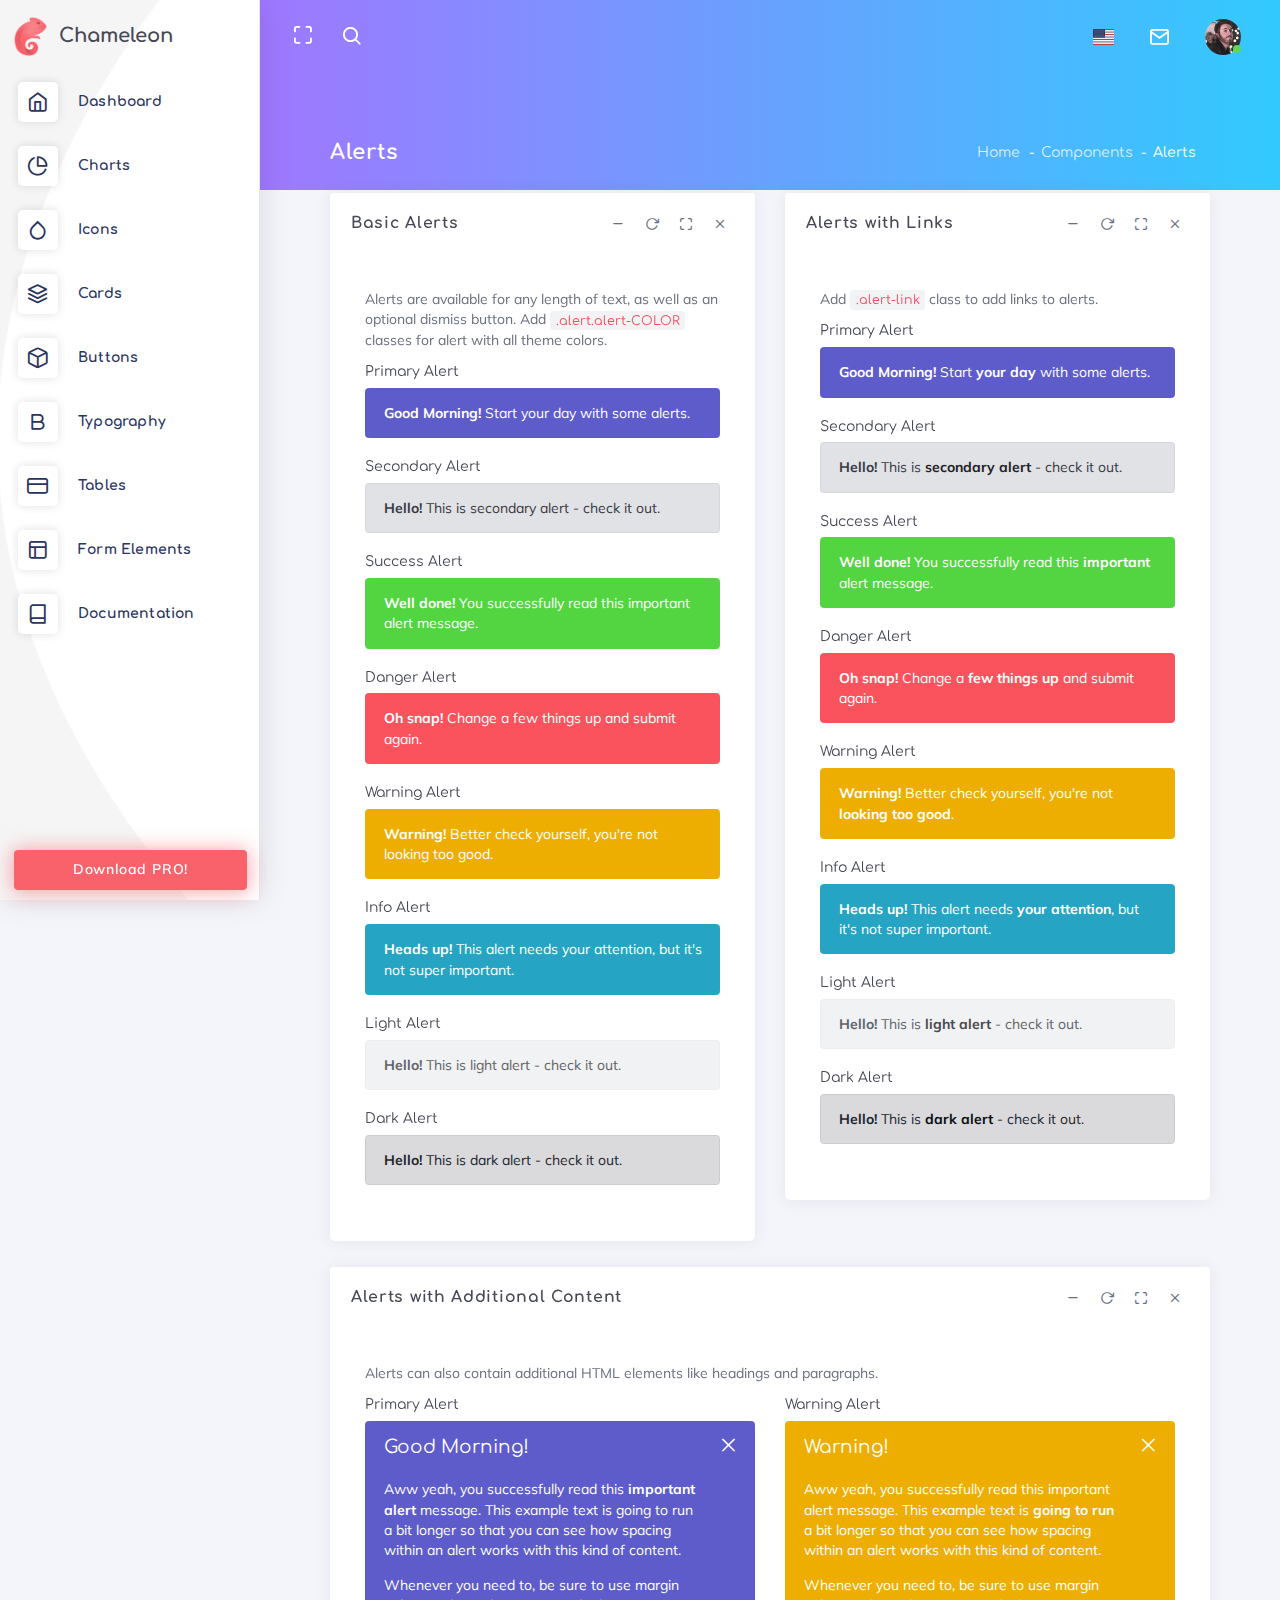
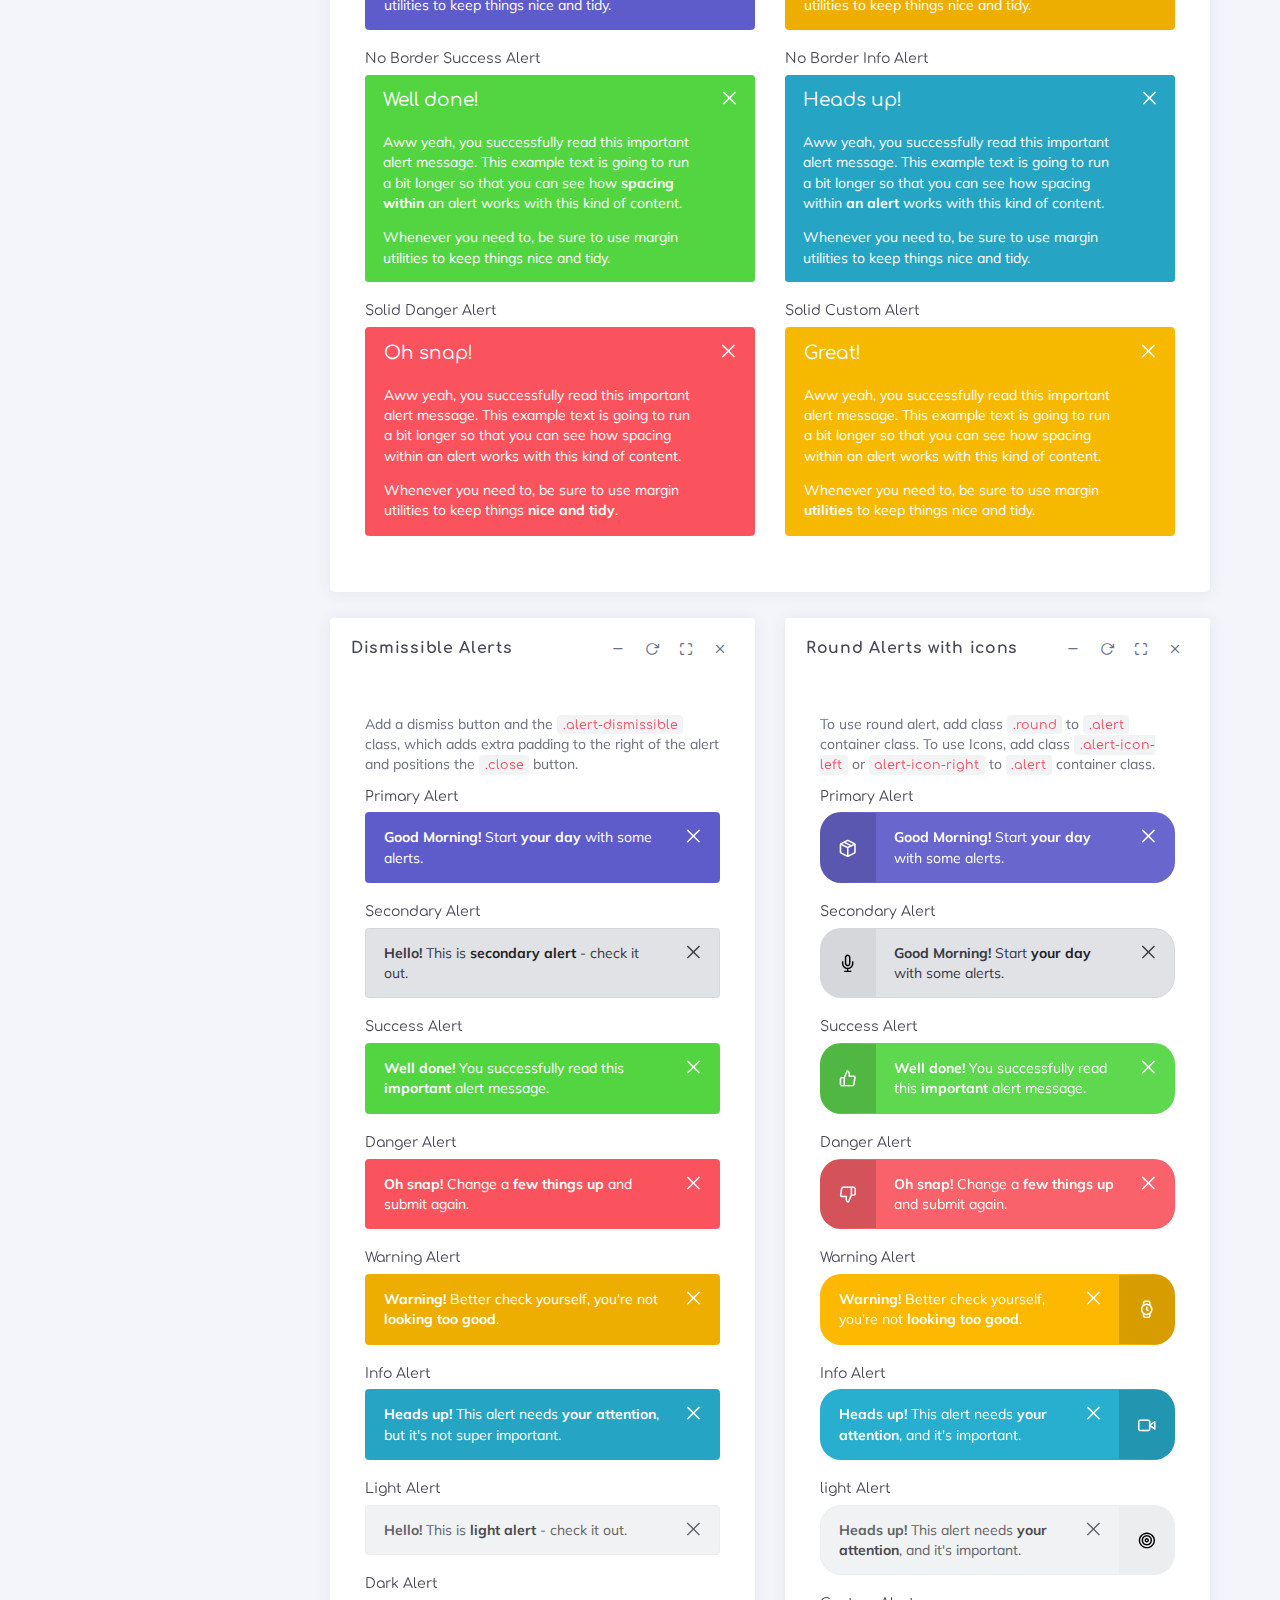
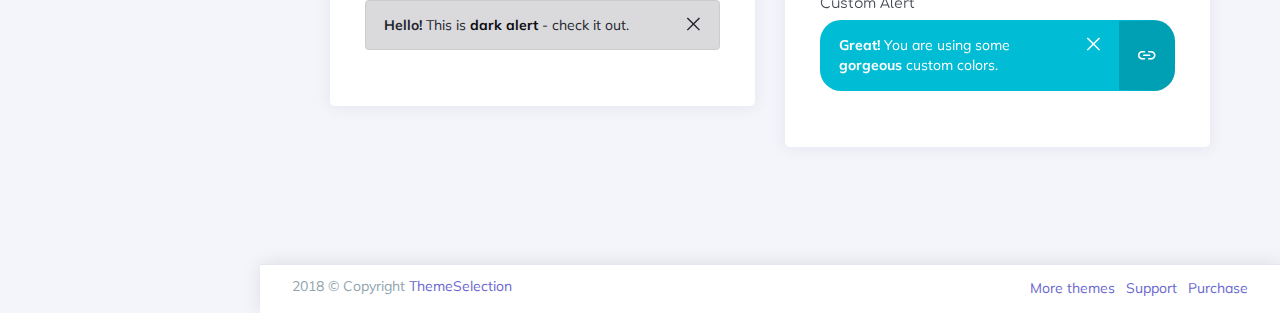
<file: root/frontend/page.html>
<!DOCTYPE html>
<html class="loading" lang="en" data-textdirection="ltr">
  <head>
    <meta http-equiv="Content-Type" content="text/html; charset=UTF-8">
    <meta http-equiv="X-UA-Compatible" content="IE=edge">
    <meta name="viewport" content="width=device-width, initial-scale=1.0, user-scalable=0, minimal-ui">
    <meta name="description" content="Chameleon Admin is a modern Bootstrap 4 webapp &amp; admin dashboard html template with a large number of components, elegant design, clean and organized code.">
    <meta name="keywords" content="admin template, Chameleon admin template, dashboard template, gradient admin template, responsive admin template, webapp, eCommerce dashboard, analytic dashboard">
    <meta name="author" content="ThemeSelect">
    <title>Alerts - Chameleon Admin - Modern Bootstrap 4 WebApp & Dashboard HTML Template + UI Kit</title>
    <link rel="apple-touch-icon" href="theme-assets/images/ico/apple-icon-120.png">
    <link rel="shortcut icon" type="image/x-icon" href="theme-assets/images/ico/favicon.ico">
    <link href="https://fonts.googleapis.com/css?family=Muli:300,300i,400,400i,600,600i,700,700i%7CComfortaa:300,400,700" rel="stylesheet">
    <link href="https://maxcdn.icons8.com/fonts/line-awesome/1.1/css/line-awesome.min.css" rel="stylesheet">
    <!-- BEGIN VENDOR CSS-->
    <link rel="stylesheet" type="text/css" href="theme-assets/css/vendors.css">
    <!-- END VENDOR CSS-->
    <!-- BEGIN CHAMELEON  CSS-->
    <link rel="stylesheet" type="text/css" href="theme-assets/css/app-lite.css">
    <!-- END CHAMELEON  CSS-->
    <!-- BEGIN Page Level CSS-->
    <link rel="stylesheet" type="text/css" href="theme-assets/css/core/menu/menu-types/vertical-menu.css">
    <link rel="stylesheet" type="text/css" href="theme-assets/css/core/colors/palette-gradient.css">
    <!-- END Page Level CSS-->
    <!-- BEGIN Custom CSS-->
    <!-- END Custom CSS-->
  </head>
  <body class="vertical-layout vertical-menu 2-columns   menu-expanded fixed-navbar" data-open="click" data-menu="vertical-menu" data-color="bg-gradient-x-purple-blue" data-col="2-columns">

    <!-- fixed-top-->
    <nav class="header-navbar navbar-expand-md navbar navbar-with-menu navbar-without-dd-arrow fixed-top navbar-semi-light">
      <div class="navbar-wrapper">
        <div class="navbar-container content">
          <div class="collapse navbar-collapse show" id="navbar-mobile">
            <ul class="nav navbar-nav mr-auto float-left">
              <li class="nav-item d-block d-md-none"><a class="nav-link nav-menu-main menu-toggle hidden-xs" href="#"><i class="ft-menu"></i></a></li>
              <li class="nav-item d-none d-md-block"><a class="nav-link nav-link-expand" href="#"><i class="ficon ft-maximize"></i></a></li>
              <li class="nav-item dropdown navbar-search"><a class="nav-link dropdown-toggle hide" data-toggle="dropdown" href="#"><i class="ficon ft-search"></i></a>
                <ul class="dropdown-menu">
                  <li class="arrow_box">
                    <form>
                      <div class="input-group search-box">
                        <div class="position-relative has-icon-right full-width">
                          <input class="form-control" id="search" type="text" placeholder="Search here...">
                          <div class="form-control-position navbar-search-close"><i class="ft-x">   </i></div>
                        </div>
                      </div>
                    </form>
                  </li>
                </ul>
              </li>
            </ul>
            <ul class="nav navbar-nav float-right">         
              <li class="dropdown dropdown-language nav-item"><a class="dropdown-toggle nav-link" id="dropdown-flag" href="#" data-toggle="dropdown" aria-haspopup="true" aria-expanded="false"><i class="flag-icon flag-icon-us"></i><span class="selected-language"></span></a>
                <div class="dropdown-menu" aria-labelledby="dropdown-flag">
                  <div class="arrow_box"><a class="dropdown-item" href="#"><i class="flag-icon flag-icon-us"></i> English</a><a class="dropdown-item" href="#"><i class="flag-icon flag-icon-cn"></i> Chinese</a><a class="dropdown-item" href="#"><i class="flag-icon flag-icon-ru"></i> Russian</a><a class="dropdown-item" href="#"><i class="flag-icon flag-icon-fr"></i> French</a><a class="dropdown-item" href="#"><i class="flag-icon flag-icon-es"></i> Spanish</a></div>
                </div>
              </li>
            </ul>
            <ul class="nav navbar-nav float-right">
              <li class="dropdown dropdown-notification nav-item"><a class="nav-link nav-link-label" href="#" data-toggle="dropdown"><i class="ficon ft-mail">             </i></a>
                <div class="dropdown-menu dropdown-menu-right">
                  <div class="arrow_box_right"><a class="dropdown-item" href="#"><i class="ft-book"></i> Read Mail</a><a class="dropdown-item" href="#"><i class="ft-bookmark"></i> Read Later</a><a class="dropdown-item" href="#"><i class="ft-check-square"></i> Mark all Read       </a></div>
                </div>
              </li>
              <li class="dropdown dropdown-user nav-item"><a class="dropdown-toggle nav-link dropdown-user-link" href="#" data-toggle="dropdown">             <span class="avatar avatar-online"><img src="theme-assets/images/portrait/small/avatar-s-19.png" alt="avatar"><i></i></span></a>
                <div class="dropdown-menu dropdown-menu-right">
                  <div class="arrow_box_right"><a class="dropdown-item" href="#"><span class="avatar avatar-online"><img src="theme-assets/images/portrait/small/avatar-s-19.png" alt="avatar"><span class="user-name text-bold-700 ml-1">John Doe</span></span></a>
                    <div class="dropdown-divider"></div><a class="dropdown-item" href="#"><i class="ft-user"></i> Edit Profile</a><a class="dropdown-item" href="#"><i class="ft-mail"></i> My Inbox</a><a class="dropdown-item" href="#"><i class="ft-check-square"></i> Task</a><a class="dropdown-item" href="#"><i class="ft-message-square"></i> Chats</a>
                    <div class="dropdown-divider"></div><a class="dropdown-item" href="#"><i class="ft-power"></i> Logout</a>
                  </div>
                </div>
              </li>
            </ul>
          </div>
        </div>
      </div>
    </nav>

    <!-- ////////////////////////////////////////////////////////////////////////////-->


    <div class="main-menu menu-fixed menu-light menu-accordion    menu-shadow " data-scroll-to-active="true" data-img="theme-assets/images/backgrounds/02.jpg">
      <div class="navbar-header">
        <ul class="nav navbar-nav flex-row">       
          <li class="nav-item mr-auto"><a class="navbar-brand" href="index.html"><img class="brand-logo" alt="Chameleon admin logo" src="theme-assets/images/logo/logo.png"/>
              <h3 class="brand-text">Chameleon</h3></a></li>
          <li class="nav-item d-md-none"><a class="nav-link close-navbar"><i class="ft-x"></i></a></li>
        </ul>
      </div>
      <div class="main-menu-content">
        <ul class="navigation navigation-main" id="main-menu-navigation" data-menu="menu-navigation">
          <li class=" nav-item"><a href="index.html"><i class="ft-home"></i><span class="menu-title" data-i18n="">Dashboard</span></a>
          </li>
          <li class=" nav-item"><a href="charts.html"><i class="ft-pie-chart"></i><span class="menu-title" data-i18n="">Charts</span></a>
          </li>
          <li class=" nav-item"><a href="icons.html"><i class="ft-droplet"></i><span class="menu-title" data-i18n="">Icons</span></a>
          </li>
          <li class=" nav-item"><a href="cards.html"><i class="ft-layers"></i><span class="menu-title" data-i18n="">Cards</span></a>
          </li>
          <li class=" nav-item"><a href="buttons.html"><i class="ft-box"></i><span class="menu-title" data-i18n="">Buttons</span></a>
          </li>
          <li class=" nav-item"><a href="typography.html"><i class="ft-bold"></i><span class="menu-title" data-i18n="">Typography</span></a>
          </li>
          <li class=" nav-item"><a href="tables.html"><i class="ft-credit-card"></i><span class="menu-title" data-i18n="">Tables</span></a>
          </li>
          <li class=" nav-item"><a href="form-elements.html"><i class="ft-layout"></i><span class="menu-title" data-i18n="">Form Elements</span></a>
          </li>
          <li class=" nav-item"><a href="https://themeselection.com/demo/chameleon-admin-template/documentation"><i class="ft-book"></i><span class="menu-title" data-i18n="">Documentation</span></a>
          </li>
        </ul>
      </div><a class="btn btn-danger btn-block btn-glow btn-upgrade-pro mx-1" href="https://themeselection.com/products/chameleon-admin-modern-bootstrap-webapp-dashboard-html-template-ui-kit/" target="_blank">Download PRO!</a>
      <div class="navigation-background"></div>
    </div>

    <div class="app-content content">
      <div class="content-wrapper">
        <div class="content-wrapper-before"></div>
        <div class="content-header row">
          <div class="content-header-left col-md-4 col-12 mb-2">
            <h3 class="content-header-title">Alerts</h3>
          </div>
          <div class="content-header-right col-md-8 col-12">
            <div class="breadcrumbs-top float-md-right">
              <div class="breadcrumb-wrapper mr-1">
                <ol class="breadcrumb">
                  <li class="breadcrumb-item"><a href="index.html">Home</a>
                  </li>
                  <li class="breadcrumb-item"><a href="#">Components</a>
                  </li>
                  <li class="breadcrumb-item active">Alerts
                  </li>
                </ol>
              </div>
            </div>
          </div>
        </div>
        <div class="content-body"><!-- Basic Alerts start -->
<section id="basic-alerts">
	<div class="row match-height">
		<div class="col-xl-6 col-lg-12">
			<div class="card">
				<div class="card-header">
					<h4 class="card-title">Basic Alerts</h4>
					<a class="heading-elements-toggle">
						<i class="la la-ellipsis-v font-medium-3"></i>
					</a>
					<div class="heading-elements">
						<ul class="list-inline mb-0">
							<li><a data-action="collapse"><i class="ft-minus"></i></a></li>
							<li><a data-action="reload"><i class="ft-rotate-cw"></i></a></li>
							<li><a data-action="expand"><i class="ft-maximize"></i></a></li>
							<li><a data-action="close"><i class="ft-x"></i></a></li>
						</ul>
					</div>
				</div>
				<div class="card-content collapse show">
					<div class="card-body">
						<p>Alerts are available for any length of text, as well as an optional dismiss button. Add
							<code>.alert.alert-COLOR</code> classes for alert with all theme colors.</p>
						<h6>Primary Alert</h6>
						<div class="alert alert-primary mb-2" role="alert">
							<strong>Good Morning!</strong> Start your day with some alerts.
						</div>
						<h6>Secondary Alert</h6>
						<div class="alert alert-secondary mb-2" role="alert">
							<strong>Hello!</strong> This is secondary alert - check it out.
						</div>
						<h6>Success Alert</h6>
						<div class="alert alert-success mb-2" role="alert">
							<strong>Well done!</strong> You successfully read this important alert message.
						</div>
						<h6>Danger Alert</h6>
						<div class="alert alert-danger mb-2" role="alert">
							<strong>Oh snap!</strong> Change a few things up and submit again.
						</div>
						<h6>Warning Alert</h6>
						<div class="alert alert-warning mb-2" role="alert">
							<strong>Warning!</strong> Better check yourself, you're not looking too good.
						</div>
						<h6>Info Alert</h6>
						<div class="alert alert-info mb-2" role="alert">
							<strong>Heads up!</strong> This alert needs your attention, but it's not super important.
						</div>
						<h6>Light Alert</h6>
						<div class="alert alert-light mb-2" role="alert">
							<strong>Hello!</strong> This is light alert - check it out.
						</div>
						<h6>Dark Alert</h6>
						<div class="alert alert-dark mb-2" role="alert">
							<strong>Hello!</strong> This is dark alert - check it out.
						</div>
					</div>
				</div>
			</div>
		</div>
		<div class="col-xl-6 col-lg-12">
			<div class="card">
				<div class="card-header">
					<h4 class="card-title">Alerts with Links</h4>
					<a class="heading-elements-toggle">
						<i class="la la-ellipsis-v font-medium-3"></i>
					</a>
					<div class="heading-elements">
						<ul class="list-inline mb-0">
							<li><a data-action="collapse"><i class="ft-minus"></i></a></li>
							<li><a data-action="reload"><i class="ft-rotate-cw"></i></a></li>
							<li><a data-action="expand"><i class="ft-maximize"></i></a></li>
							<li><a data-action="close"><i class="ft-x"></i></a></li>
						</ul>
					</div>
				</div>
				<div class="card-content collapse show">
					<div class="card-body">
						<p> Add
							<code>.alert-link</code> class to add links to alerts.</p>
						<h6>Primary Alert</h6>
						<div class="alert alert-primary mb-2" role="alert">
							<strong>Good Morning!</strong> Start
							<a href="#" class="alert-link">your day</a> with some alerts.
						</div>
						<h6>Secondary Alert</h6>
						<div class="alert alert-secondary mb-2" role="alert">
							<strong>Hello!</strong> This is
							<a href="#" class="alert-link">secondary alert</a> - check it out.
						</div>
						<h6>Success Alert</h6>
						<div class="alert alert-success mb-2" role="alert">
							<strong>Well done!</strong> You successfully read this
							<a href="#" class="alert-link">important</a> alert message.
						</div>
						<h6>Danger Alert</h6>
						<div class="alert alert-danger mb-2" role="alert">
							<strong>Oh snap!</strong> Change a
							<a href="#" class="alert-link">few things up</a> and submit again.
						</div>
						<h6>Warning Alert</h6>
						<div class="alert alert-warning mb-2" role="alert">
							<strong>Warning!</strong> Better check yourself, you're not
							<a href="#" class="alert-link">looking too good</a>.
						</div>
						<h6>Info Alert</h6>
						<div class="alert alert-info mb-2" role="alert">
							<strong>Heads up!</strong> This alert needs
							<a href="#" class="alert-link">your attention</a>, but it's not super important.
						</div>
						<h6>Light Alert</h6>
						<div class="alert alert-light mb-2" role="alert">
							<strong>Hello!</strong> This is
							<a href="#" class="alert-link">light alert</a> - check it out.
						</div>
						<h6>Dark Alert</h6>
						<div class="alert alert-dark mb-2" role="alert">
							<strong>Hello!</strong> This is
							<a href="#" class="alert-link">dark alert</a> - check it out.
						</div>
					</div>
				</div>
			</div>
		</div>
	</div>
</section>
<!-- Basic Alerts end -->

<!-- Alerts with Additional Content start -->
<section id="additional-content-alerts">
	<div class="row">
		<div class="col-md-12">
			<div class="card">
				<div class="card-header">
					<h4 class="card-title">Alerts with Additional Content</h4>
					<a class="heading-elements-toggle">
						<i class="la la-ellipsis-v font-medium-3"></i>
					</a>
					<div class="heading-elements">
						<ul class="list-inline mb-0">
							<li><a data-action="collapse"><i class="ft-minus"></i></a></li>
							<li><a data-action="reload"><i class="ft-rotate-cw"></i></a></li>
							<li><a data-action="expand"><i class="ft-maximize"></i></a></li>
							<li><a data-action="close"><i class="ft-x"></i></a></li>
						</ul>
					</div>
				</div>
				<div class="card-content collapse show">
					<div class="card-body">
						<p>Alerts can also contain additional HTML elements like headings and paragraphs.</p>
						<div class="row">
							<div class="col-xl-6 col-lg-12">
								<h6>Primary Alert</h6>
								<div class="alert alert-primary alert-dismissible mb-2" role="alert">
									<button type="button" class="close" data-dismiss="alert" aria-label="Close">
										<span aria-hidden="true">&times;</span>
									</button>
									<h4 class="alert-heading mb-2">Good Morning!</h4>
									<p>Aww yeah, you successfully read this
										<a href="#" class="alert-link">important alert</a> message. This example text is going to run a bit longer so that you can see how spacing within
										an alert works with this kind of content.</p>
									<p class="mb-0">Whenever you need to, be sure to use margin utilities to keep things nice and tidy.</p>
								</div>
								<h6>No Border Success Alert</h6>
								<div class="alert alert-success border-0 alert-dismissible mb-2" role="alert">
									<button type="button" class="close" data-dismiss="alert" aria-label="Close">
										<span aria-hidden="true">&times;</span>
									</button>
									<h4 class="alert-heading mb-2">Well done!</h4>
									<p>Aww yeah, you successfully read this important alert message. This example text is going to run a bit longer so
										that you can see how
										<a href="#" class="alert-link">spacing within</a> an alert works with this kind of content.</p>
									<p class="mb-0">Whenever you need to, be sure to use margin utilities to keep things nice and tidy.</p>
								</div>
								<h6>Solid Danger Alert</h6>
								<div class="alert alert-danger alert-dismissible mb-2" role="alert">
									<button type="button" class="close" data-dismiss="alert" aria-label="Close">
										<span aria-hidden="true">&times;</span>
									</button>
									<h4 class="alert-heading mb-2">Oh snap!</h4>
									<p>Aww yeah, you successfully read this important alert message. This example text is going to run a bit longer so
										that you can see how spacing within an alert works with this kind of content.</p>
									<p class="mb-0">Whenever you need to, be sure to use margin utilities to keep things
										<a href="#" class="alert-link">nice and tidy</a>.</p>
								</div>

							</div>
							<div class="col-xl-6 col-lg-12">
								<h6>Warning Alert</h6>
								<div class="alert alert-warning alert-dismissible mb-2" role="alert">
									<button type="button" class="close" data-dismiss="alert" aria-label="Close">
										<span aria-hidden="true">&times;</span>
									</button>
									<h4 class="alert-heading mb-2">Warning!</h4>
									<p>Aww yeah, you successfully read this important alert message. This example text is
										<a href="#" class="alert-link">going to run</a> a bit longer so that you can see how spacing within an alert works with this kind of content.</p>
									<p class="mb-0">Whenever you need to, be sure to use margin utilities to keep things nice and tidy.</p>
								</div>
								<h6>No Border Info Alert</h6>
								<div class="alert alert-info border-0 alert-dismissible mb-2" role="alert">
									<button type="button" class="close" data-dismiss="alert" aria-label="Close">
										<span aria-hidden="true">&times;</span>
									</button>
									<h4 class="alert-heading mb-2">Heads up!</h4>
									<p>Aww yeah, you successfully read this important alert message. This example text is going to run a bit longer so
										that you can see how spacing within
										<a href="#" class="alert-link">an alert</a> works with this kind of content.</p>
									<p class="mb-0">Whenever you need to, be sure to use margin utilities to keep things nice and tidy.</p>
								</div>
								<h6>Solid Custom Alert</h6>
								<div class="alert alert-amber alert-dismissible mb-2" role="alert">
									<button type="button" class="close" data-dismiss="alert" aria-label="Close">
										<span aria-hidden="true">&times;</span>
									</button>
									<h4 class="alert-heading mb-2">Great!</h4>
									<p>Aww yeah, you successfully read this important alert message. This example text is going to run a bit longer so
										that you can see how spacing within an alert works with this kind of content.</p>
									<p class="mb-0">Whenever you need to, be sure to use margin
										<a href="#" class="alert-link">utilities</a> to keep things nice and tidy.</p>
								</div>
							</div>
						</div>
					</div>
				</div>
			</div>
		</div>
	</div>
</section>
<!-- Alerts with Additional Content end -->

<!-- Dismissible Alerts & Round Alerts with icons start -->
<section id="alert-border-0" class="mb-2">
	<div class="row match-height">
		<div class="col-xl-6 col-lg-12">
			<div class="card">
				<div class="card-header">
					<h4 class="card-title">Dismissible Alerts</h4>
					<a class="heading-elements-toggle">
						<i class="la la-ellipsis-v font-medium-3"></i>
					</a>
					<div class="heading-elements">
						<ul class="list-inline mb-0">
							<li><a data-action="collapse"><i class="ft-minus"></i></a></li>
							<li><a data-action="reload"><i class="ft-rotate-cw"></i></a></li>
							<li><a data-action="expand"><i class="ft-maximize"></i></a></li>
							<li><a data-action="close"><i class="ft-x"></i></a></li>
						</ul>
					</div>
				</div>
				<div class="card-content collapse show">
					<div class="card-body">
						<p>Add a dismiss button and the
							<code>.alert-dismissible</code> class, which adds extra padding to the right of the alert and positions the
							<code>.close</code> button.</p>
						<h6>Primary Alert</h6>
						<div class="alert alert-primary alert-dismissible mb-2" role="alert">
							<button type="button" class="close" data-dismiss="alert" aria-label="Close">
								<span aria-hidden="true">&times;</span>
							</button>
							<strong>Good Morning!</strong> Start
							<a href="#" class="alert-link">your day</a> with some alerts.
						</div>
						<h6>Secondary Alert</h6>
						<div class="alert alert-secondary alert-dismissible mb-2" role="alert">
							<button type="button" class="close" data-dismiss="alert" aria-label="Close">
								<span aria-hidden="true">&times;</span>
							</button>
							<strong>Hello!</strong> This is
							<a href="#" class="alert-link">secondary alert</a> - check it out.
						</div>
						<h6>Success Alert</h6>
						<div class="alert alert-success alert-dismissible mb-2" role="alert">
							<button type="button" class="close" data-dismiss="alert" aria-label="Close">
								<span aria-hidden="true">&times;</span>
							</button>
							<strong>Well done!</strong> You successfully read this
							<a href="#" class="alert-link">important</a> alert message.
						</div>
						<h6>Danger Alert</h6>
						<div class="alert alert-danger alert-dismissible mb-2" role="alert">
							<button type="button" class="close" data-dismiss="alert" aria-label="Close">
								<span aria-hidden="true">&times;</span>
							</button>
							<strong>Oh snap!</strong> Change a
							<a href="#" class="alert-link">few things up</a> and submit again.
						</div>
						<h6>Warning Alert</h6>
						<div class="alert alert-warning alert-dismissible mb-2" role="alert">
							<button type="button" class="close" data-dismiss="alert" aria-label="Close">
								<span aria-hidden="true">&times;</span>
							</button>
							<strong>Warning!</strong> Better check yourself, you're not
							<a href="#" class="alert-link">looking too good</a>.
						</div>
						<h6>Info Alert</h6>
						<div class="alert alert-info alert-dismissible mb-2" role="alert">
							<button type="button" class="close" data-dismiss="alert" aria-label="Close">
								<span aria-hidden="true">&times;</span>
							</button>
							<strong>Heads up!</strong> This alert needs
							<a href="#" class="alert-link">your attention</a>, but it's not super important.
						</div>
						<h6>Light Alert</h6>
						<div class="alert alert-light alert-dismissible mb-2" role="alert">
							<button type="button" class="close" data-dismiss="alert" aria-label="Close">
								<span aria-hidden="true">&times;</span>
							</button>
							<strong>Hello!</strong> This is
							<a href="#" class="alert-link">light alert</a> - check it out.
						</div>
						<h6>Dark Alert</h6>
						<div class="alert alert-dark alert-dismissible mb-2" role="alert">
							<button type="button" class="close" data-dismiss="alert" aria-label="Close">
								<span aria-hidden="true">&times;</span>
							</button>
							<strong>Hello!</strong> This is
							<a href="#" class="alert-link">dark alert</a> - check it out.
						</div>
					</div>
				</div>
			</div>
		</div>
		<div class="col-xl-6 col-lg-12">
			<div class="card">
				<div class="card-header">
					<h4 class="card-title">Round Alerts with icons</h4>
					<a class="heading-elements-toggle">
						<i class="la la-ellipsis-v font-medium-3"></i>
					</a>
					<div class="heading-elements">
						<ul class="list-inline mb-0">
							<li><a data-action="collapse"><i class="ft-minus"></i></a></li>
							<li><a data-action="reload"><i class="ft-rotate-cw"></i></a></li>
							<li><a data-action="expand"><i class="ft-maximize"></i></a></li>
							<li><a data-action="close"><i class="ft-x"></i></a></li>
						</ul>
					</div>
				</div>
				<div class="card-content collapse show">
					<div class="card-body">
						<p>To use round alert, add class
							<code>.round</code> to
							<code>.alert</code> container class. To use Icons, add class
							<code>.alert-icon-left</code> or
							<code>alert-icon-right</code> to
							<code>.alert</code> container class.</p>
						<h6>Primary Alert</h6>
						<div class="alert round bg-primary alert-icon-left alert-dismissible mb-2" role="alert">
							<span class="alert-icon">
								<i class="ft-package"></i>
							</span>
							<button type="button" class="close" data-dismiss="alert" aria-label="Close">
								<span aria-hidden="true">&times;</span>
							</button>
							<strong>Good Morning!</strong> Start
							<a href="#" class="alert-link">your day</a> with some alerts.
						</div>
						<h6>Secondary Alert</h6>
						<div class="alert round alert-secondary alert-icon-left alert-dismissible mb-2" role="alert">
							<span class="alert-icon">
								<i class="ft-mic black"></i>
							</span>
							<button type="button" class="close" data-dismiss="alert" aria-label="Close">
								<span aria-hidden="true">&times;</span>
							</button>
							<strong>Good Morning!</strong> Start
							<a href="#" class="alert-link">your day</a> with some alerts.
						</div>
						<h6>Success Alert</h6>
						<div class="alert round bg-success alert-icon-left alert-dismissible mb-2" role="alert">
							<span class="alert-icon">
								<i class="ft-thumbs-up"></i>
							</span>
							<button type="button" class="close" data-dismiss="alert" aria-label="Close">
								<span aria-hidden="true">&times;</span>
							</button>
							<strong>Well done!</strong> You successfully read this
							<a href="#" class="alert-link">important</a> alert message.
						</div>
						<h6>Danger Alert</h6>
						<div class="alert round bg-danger alert-icon-left alert-dismissible mb-2" role="alert">
							<span class="alert-icon">
								<i class="ft-thumbs-down"></i>
							</span>
							<button type="button" class="close" data-dismiss="alert" aria-label="Close">
								<span aria-hidden="true">&times;</span>
							</button>
							<strong>Oh snap!</strong> Change a
							<a href="#" class="alert-link">few things up</a> and submit again.
						</div>
						<h6>Warning Alert</h6>
						<div class="alert round bg-warning alert-icon-right alert-dismissible mb-2" role="alert">
							<span class="alert-icon">
								<i class="ft-watch"></i>
							</span>
							<button type="button" class="close" data-dismiss="alert" aria-label="Close">
								<span aria-hidden="true">&times;</span>
							</button>
							<strong>Warning!</strong> Better check yourself, you're not
							<a href="#" class="alert-link">looking too good</a>.
						</div>
						<h6>Info Alert</h6>
						<div class="alert round bg-info alert-icon-right alert-dismissible mb-2" role="alert">
							<span class="alert-icon">
								<i class="ft-video"></i>
							</span>
							<button type="button" class="close" data-dismiss="alert" aria-label="Close">
								<span aria-hidden="true">&times;</span>
							</button>
							<strong>Heads up!</strong> This alert needs
							<a href="#" class="alert-link">your attention</a>, and it's important.
						</div>
						<h6>light Alert</h6>
						<div class="alert round alert-light alert-icon-right alert-dismissible mb-2" role="alert">
							<span class="alert-icon">
								<i class="ft-target black"></i>
							</span>
							<button type="button" class="close" data-dismiss="alert" aria-label="Close">
								<span aria-hidden="true">&times;</span>
							</button>
							<strong>Heads up!</strong> This alert needs
							<a href="#" class="alert-link">your attention</a>, and it's important.
						</div>
						<h6>Custom Alert</h6>
						<div class="alert round bg-cyan alert-icon-right alert-dismissible mb-2" role="alert">
							<span class="alert-icon">
								<i class="ft-link-2"></i>
							</span>
							<button type="button" class="close" data-dismiss="alert" aria-label="Close">
								<span aria-hidden="true">&times;</span>
							</button>
							<strong>Great!</strong> You are using some
							<a href="#" class="alert-link">gorgeous</a> custom colors.
						</div>
					</div>
				</div>
			</div>
		</div>
	</div>
</section>
<!-- Dismissible Alerts & Round Alerts with icons end -->
        </div>
      </div>
    </div>
    <!-- ////////////////////////////////////////////////////////////////////////////-->


    <footer class="footer footer-static footer-light navbar-border navbar-shadow">
      <div class="clearfix blue-grey lighten-2 text-sm-center mb-0 px-2"><span class="float-md-left d-block d-md-inline-block">2018  &copy; Copyright <a class="text-bold-800 grey darken-2" href="https://themeselection.com" target="_blank">ThemeSelection</a></span>
        <ul class="list-inline float-md-right d-block d-md-inline-blockd-none d-lg-block mb-0">
          <li class="list-inline-item"><a class="my-1" href="https://themeselection.com/" target="_blank"> More themes</a></li>
          <li class="list-inline-item"><a class="my-1" href="https://themeselection.com/support" target="_blank"> Support</a></li>
          <li class="list-inline-item"><a class="my-1" href="https://themeselection.com/products/chameleon-admin-modern-bootstrap-webapp-dashboard-html-template-ui-kit/" target="_blank"> Purchase</a></li>
        </ul>
      </div>
    </footer>

    <!-- BEGIN VENDOR JS-->
    <script src="theme-assets/vendors/js/vendors.min.js" type="text/javascript"></script>
    <!-- BEGIN VENDOR JS-->
    <!-- BEGIN PAGE VENDOR JS-->
    <!-- END PAGE VENDOR JS-->
    <!-- BEGIN CHAMELEON  JS-->
    <script src="theme-assets/js/core/app-menu-lite.js" type="text/javascript"></script>
    <script src="theme-assets/js/core/app-lite.js" type="text/javascript"></script>
    <!-- END CHAMELEON  JS-->
    <!-- BEGIN PAGE LEVEL JS-->
    <!-- END PAGE LEVEL JS-->
  </body>
</html>
</file>
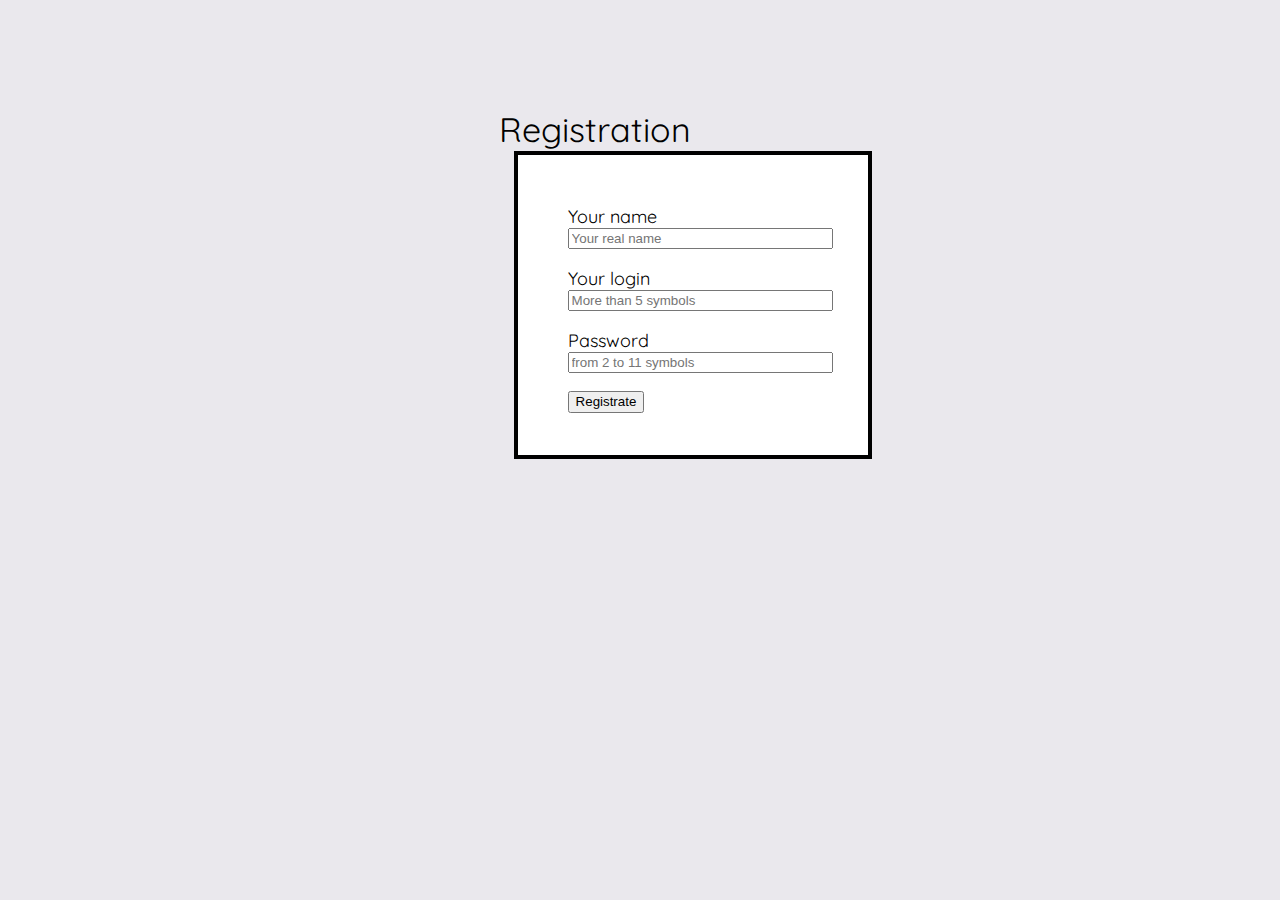
<file: root/frontend/reg.html>
<!DOCTYPE html>
<html>
<head>
	<link rel="stylesheet" type="text/css" href="theme-assets/css/style2.css">
	<title>Registration</title>
	<meta charset="utf-8">
	<link href="https://fonts.googleapis.com/css?family=Quicksand&display=swap&subset=latin-ext" rel="stylesheet">
</head>
<body>
	<div class="bg">
		<div class="head1">Registration</div>
		<div class="login">
			<form action="check.php" method="post"> 
				<a class="nav_link2">Your name</a></br>
				<input type="text" name="name" required="" placeholder="Your real name" size="30" cl></br>
				</br><a class="nav_link2" >Your login</a></br>
				<input type="text" name="login" required="" placeholder="More than 5 symbols" size="30" cl></br>
			    </br><a class="nav_link2" >Password</a></br>
				<input type="text" name="password" required=""placeholder="from 2 to 11 symbols" size="30"></br>
				</br><button class="button1" type="submit"> Registrate </button>
			</form>
		</div>
	</div>
</body>
</html>
</file>
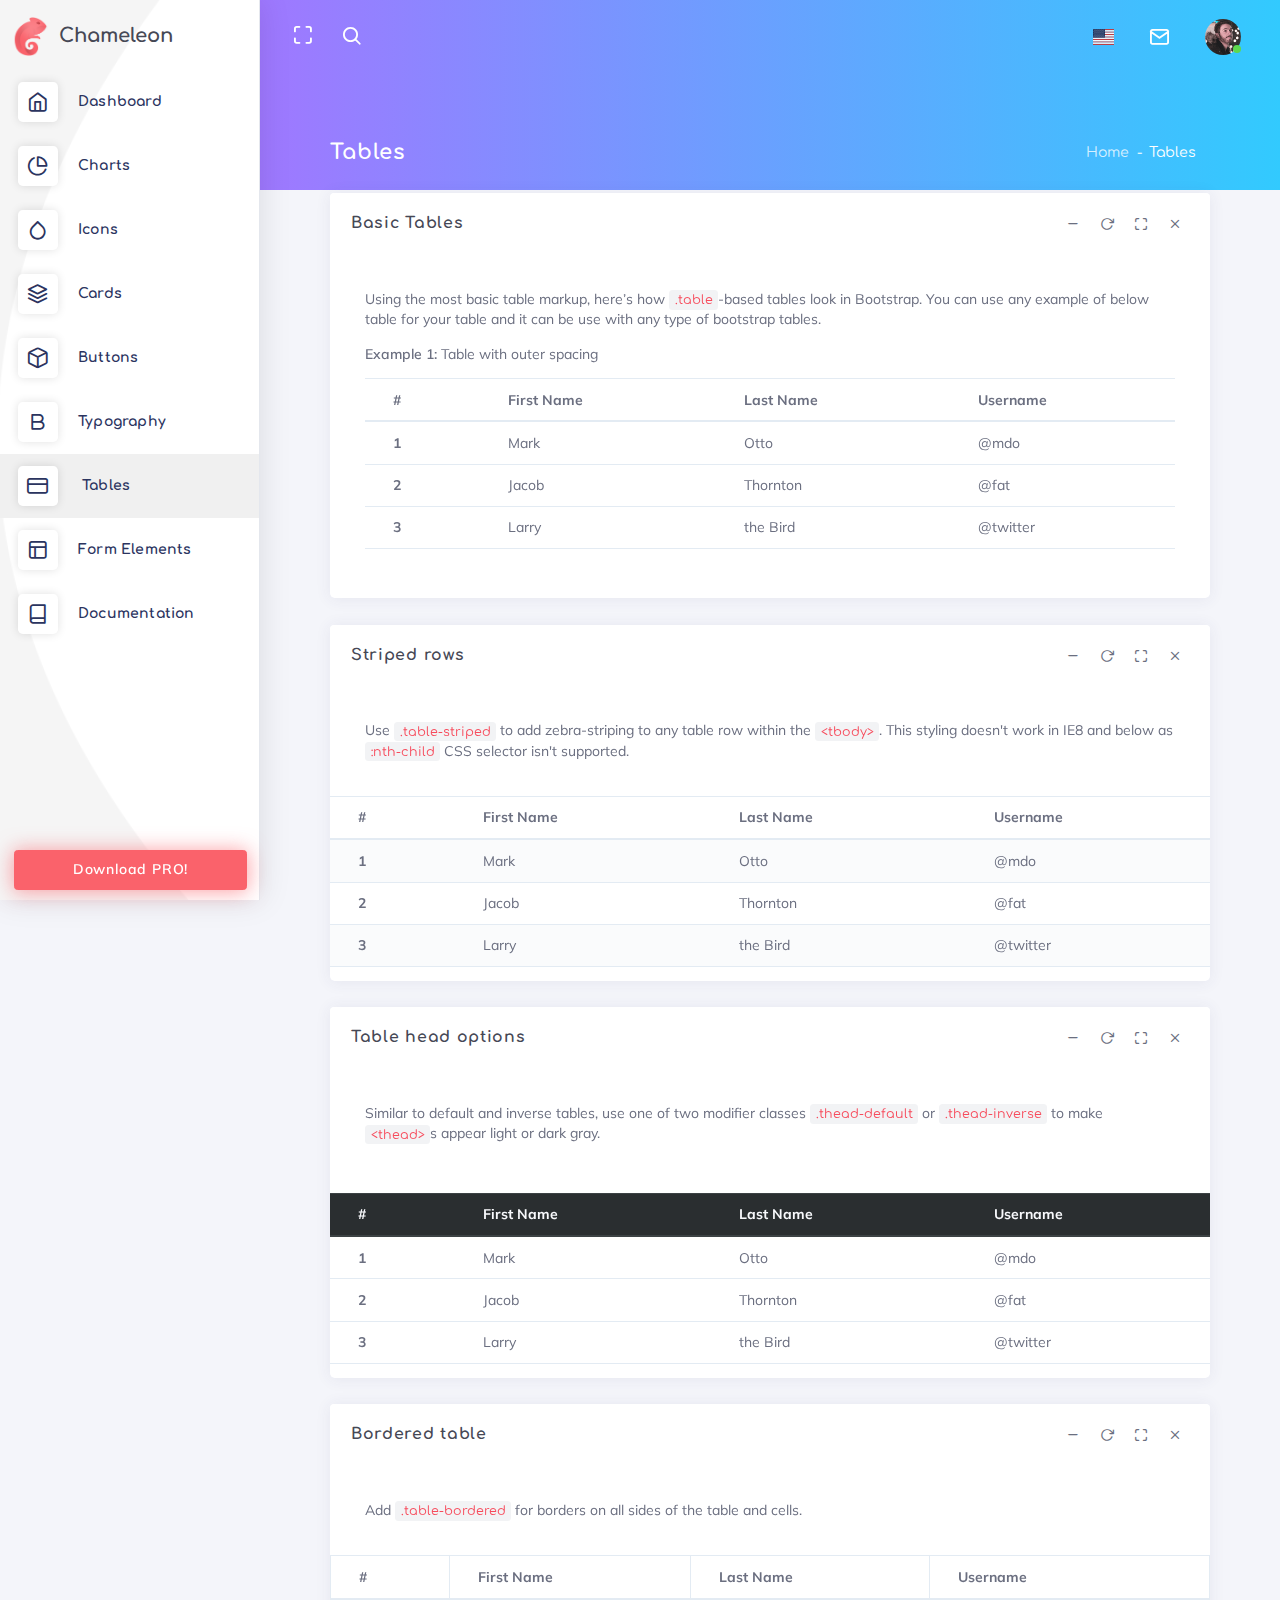
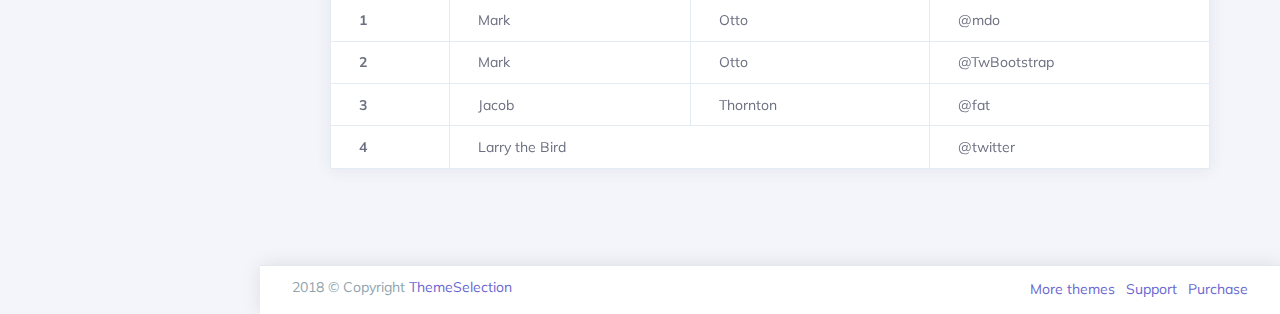
<file: root/frontend/tables.html>
<!DOCTYPE html>
<html class="loading" lang="en" data-textdirection="ltr">
  <head>
    <meta http-equiv="Content-Type" content="text/html; charset=UTF-8">
    <meta http-equiv="X-UA-Compatible" content="IE=edge">
    <meta name="viewport" content="width=device-width, initial-scale=1.0, user-scalable=0, minimal-ui">
    <meta name="description" content="Chameleon Admin is a modern Bootstrap 4 webapp &amp; admin dashboard html template with a large number of components, elegant design, clean and organized code.">
    <meta name="keywords" content="admin template, Chameleon admin template, dashboard template, gradient admin template, responsive admin template, webapp, eCommerce dashboard, analytic dashboard">
    <meta name="author" content="ThemeSelect">
    <title>Tables - Chameleon Admin - Modern Bootstrap 4 WebApp & Dashboard HTML Template + UI Kit</title>
    <link rel="apple-touch-icon" href="theme-assets/images/ico/apple-icon-120.png">
    <link rel="shortcut icon" type="image/x-icon" href="theme-assets/images/ico/favicon.ico">
    <link href="https://fonts.googleapis.com/css?family=Muli:300,300i,400,400i,600,600i,700,700i%7CComfortaa:300,400,700" rel="stylesheet">
    <link href="https://maxcdn.icons8.com/fonts/line-awesome/1.1/css/line-awesome.min.css" rel="stylesheet">
    <!-- BEGIN VENDOR CSS-->
    <link rel="stylesheet" type="text/css" href="theme-assets/css/vendors.css">
    <!-- END VENDOR CSS-->
    <!-- BEGIN CHAMELEON  CSS-->
    <link rel="stylesheet" type="text/css" href="theme-assets/css/app-lite.css">
    <!-- END CHAMELEON  CSS-->
    <!-- BEGIN Page Level CSS-->
    <link rel="stylesheet" type="text/css" href="theme-assets/css/core/menu/menu-types/vertical-menu.css">
    <link rel="stylesheet" type="text/css" href="theme-assets/css/core/colors/palette-gradient.css">
    <!-- END Page Level CSS-->
    <!-- BEGIN Custom CSS-->
    <!-- END Custom CSS-->
  </head>
  <body class="vertical-layout vertical-menu 2-columns   menu-expanded fixed-navbar" data-open="click" data-menu="vertical-menu" data-color="bg-gradient-x-purple-blue" data-col="2-columns">

    <!-- fixed-top-->
    <nav class="header-navbar navbar-expand-md navbar navbar-with-menu navbar-without-dd-arrow fixed-top navbar-semi-light">
      <div class="navbar-wrapper">
        <div class="navbar-container content">
          <div class="collapse navbar-collapse show" id="navbar-mobile">
            <ul class="nav navbar-nav mr-auto float-left">
              <li class="nav-item d-block d-md-none"><a class="nav-link nav-menu-main menu-toggle hidden-xs" href="#"><i class="ft-menu"></i></a></li>
              <li class="nav-item d-none d-md-block"><a class="nav-link nav-link-expand" href="#"><i class="ficon ft-maximize"></i></a></li>
              <li class="nav-item dropdown navbar-search"><a class="nav-link dropdown-toggle hide" data-toggle="dropdown" href="#"><i class="ficon ft-search"></i></a>
                <ul class="dropdown-menu">
                  <li class="arrow_box">
                    <form>
                      <div class="input-group search-box">
                        <div class="position-relative has-icon-right full-width">
                          <input class="form-control" id="search" type="text" placeholder="Search here...">
                          <div class="form-control-position navbar-search-close"><i class="ft-x">   </i></div>
                        </div>
                      </div>
                    </form>
                  </li>
                </ul>
              </li>
            </ul>
            <ul class="nav navbar-nav float-right">         
              <li class="dropdown dropdown-language nav-item"><a class="dropdown-toggle nav-link" id="dropdown-flag" href="#" data-toggle="dropdown" aria-haspopup="true" aria-expanded="false"><i class="flag-icon flag-icon-us"></i><span class="selected-language"></span></a>
                <div class="dropdown-menu" aria-labelledby="dropdown-flag">
                  <div class="arrow_box"><a class="dropdown-item" href="#"><i class="flag-icon flag-icon-us"></i> English</a><a class="dropdown-item" href="#"><i class="flag-icon flag-icon-cn"></i> Chinese</a><a class="dropdown-item" href="#"><i class="flag-icon flag-icon-ru"></i> Russian</a><a class="dropdown-item" href="#"><i class="flag-icon flag-icon-fr"></i> French</a><a class="dropdown-item" href="#"><i class="flag-icon flag-icon-es"></i> Spanish</a></div>
                </div>
              </li>
            </ul>
            <ul class="nav navbar-nav float-right">
              <li class="dropdown dropdown-notification nav-item"><a class="nav-link nav-link-label" href="#" data-toggle="dropdown"><i class="ficon ft-mail">             </i></a>
                <div class="dropdown-menu dropdown-menu-right">
                  <div class="arrow_box_right"><a class="dropdown-item" href="#"><i class="ft-book"></i> Read Mail</a><a class="dropdown-item" href="#"><i class="ft-bookmark"></i> Read Later</a><a class="dropdown-item" href="#"><i class="ft-check-square"></i> Mark all Read       </a></div>
                </div>
              </li>
              <li class="dropdown dropdown-user nav-item"><a class="dropdown-toggle nav-link dropdown-user-link" href="#" data-toggle="dropdown">             <span class="avatar avatar-online"><img src="theme-assets/images/portrait/small/avatar-s-19.png" alt="avatar"><i></i></span></a>
                <div class="dropdown-menu dropdown-menu-right">
                  <div class="arrow_box_right"><a class="dropdown-item" href="#"><span class="avatar avatar-online"><img src="theme-assets/images/portrait/small/avatar-s-19.png" alt="avatar"><span class="user-name text-bold-700 ml-1">John Doe</span></span></a>
                    <div class="dropdown-divider"></div><a class="dropdown-item" href="#"><i class="ft-user"></i> Edit Profile</a><a class="dropdown-item" href="#"><i class="ft-mail"></i> My Inbox</a><a class="dropdown-item" href="#"><i class="ft-check-square"></i> Task</a><a class="dropdown-item" href="#"><i class="ft-message-square"></i> Chats</a>
                    <div class="dropdown-divider"></div><a class="dropdown-item" href="#"><i class="ft-power"></i> Logout</a>
                  </div>
                </div>
              </li>
            </ul>
          </div>
        </div>
      </div>
    </nav>

    <!-- ////////////////////////////////////////////////////////////////////////////-->


    <div class="main-menu menu-fixed menu-light menu-accordion    menu-shadow " data-scroll-to-active="true" data-img="theme-assets/images/backgrounds/02.jpg">
      <div class="navbar-header">
        <ul class="nav navbar-nav flex-row">       
          <li class="nav-item mr-auto"><a class="navbar-brand" href="index.html"><img class="brand-logo" alt="Chameleon admin logo" src="theme-assets/images/logo/logo.png"/>
              <h3 class="brand-text">Chameleon</h3></a></li>
          <li class="nav-item d-md-none"><a class="nav-link close-navbar"><i class="ft-x"></i></a></li>
        </ul>
      </div>
      <div class="main-menu-content">
        <ul class="navigation navigation-main" id="main-menu-navigation" data-menu="menu-navigation">
          <li class=" nav-item"><a href="index.html"><i class="ft-home"></i><span class="menu-title" data-i18n="">Dashboard</span></a>
          </li>
          <li class=" nav-item"><a href="charts.html"><i class="ft-pie-chart"></i><span class="menu-title" data-i18n="">Charts</span></a>
          </li>
          <li class=" nav-item"><a href="icons.html"><i class="ft-droplet"></i><span class="menu-title" data-i18n="">Icons</span></a>
          </li>
          <li class=" nav-item"><a href="cards.html"><i class="ft-layers"></i><span class="menu-title" data-i18n="">Cards</span></a>
          </li>
          <li class=" nav-item"><a href="buttons.html"><i class="ft-box"></i><span class="menu-title" data-i18n="">Buttons</span></a>
          </li>
          <li class=" nav-item"><a href="typography.html"><i class="ft-bold"></i><span class="menu-title" data-i18n="">Typography</span></a>
          </li>
          <li class="active"><a href="tables.html"><i class="ft-credit-card"></i><span class="menu-title" data-i18n="">Tables</span></a>
          </li>
          <li class=" nav-item"><a href="form-elements.html"><i class="ft-layout"></i><span class="menu-title" data-i18n="">Form Elements</span></a>
          </li>
          <li class=" nav-item"><a href="https://themeselection.com/demo/chameleon-admin-template/documentation"><i class="ft-book"></i><span class="menu-title" data-i18n="">Documentation</span></a>
          </li>
        </ul>
      </div><a class="btn btn-danger btn-block btn-glow btn-upgrade-pro mx-1" href="https://themeselection.com/products/chameleon-admin-modern-bootstrap-webapp-dashboard-html-template-ui-kit/" target="_blank">Download PRO!</a>
      <div class="navigation-background"></div>
    </div>

    <div class="app-content content">
      <div class="content-wrapper">
        <div class="content-wrapper-before"></div>
        <div class="content-header row">
          <div class="content-header-left col-md-4 col-12 mb-2">
            <h3 class="content-header-title">Tables</h3>
          </div>
          <div class="content-header-right col-md-8 col-12">
            <div class="breadcrumbs-top float-md-right">
              <div class="breadcrumb-wrapper mr-1">
                <ol class="breadcrumb">
                  <li class="breadcrumb-item"><a href="index.html">Home</a>
                  </li>
                  <li class="breadcrumb-item active">Tables
                  </li>
                </ol>
              </div>
            </div>
          </div>
        </div>
        <div class="content-body"><!-- Basic Tables start -->
<div class="row">
	<div class="col-12">
		<div class="card">
			<div class="card-header">
				<h4 class="card-title">Basic Tables</h4>
				<a class="heading-elements-toggle"><i class="la la-ellipsis-v font-medium-3"></i></a>
				<div class="heading-elements">
					<ul class="list-inline mb-0">
						<li><a data-action="collapse"><i class="ft-minus"></i></a></li>
						<li><a data-action="reload"><i class="ft-rotate-cw"></i></a></li>
						<li><a data-action="expand"><i class="ft-maximize"></i></a></li>
						<li><a data-action="close"><i class="ft-x"></i></a></li>
					</ul>
				</div>
			</div>
			<div class="card-content collapse show">
				<div class="card-body">
					<p class="card-text">Using the most basic table markup, here’s how <code>.table</code>-based tables look in Bootstrap. You can use any example of below table for your table and it can be use with any type of bootstrap tables. </p>
					<p><span class="text-bold-600">Example 1:</span> Table with outer spacing</p>
					<div class="table-responsive">
						<table class="table">
							<thead>
								<tr>
									<th>#</th>
									<th>First Name</th>
									<th>Last Name</th>
									<th>Username</th>
								</tr>
							</thead>
							<tbody>
								<tr>
									<th scope="row">1</th>
									<td>Mark</td>
									<td>Otto</td>
									<td>@mdo</td>
								</tr>
								<tr>
									<th scope="row">2</th>
									<td>Jacob</td>
									<td>Thornton</td>
									<td>@fat</td>
								</tr>
								<tr>
									<th scope="row">3</th>
									<td>Larry</td>
									<td>the Bird</td>
									<td>@twitter</td>
								</tr>
							</tbody>
						</table>
					</div>
				</div>
			</div>
		</div>
	</div>
</div>
<!-- Basic Tables end -->
<!-- Striped rows start -->
<div class="row">
	<div class="col-12">
		<div class="card">
			<div class="card-header">
				<h4 class="card-title">Striped rows</h4>
				<a class="heading-elements-toggle"><i class="la la-ellipsis-v font-medium-3"></i></a>
				<div class="heading-elements">
					<ul class="list-inline mb-0">
						<li><a data-action="collapse"><i class="ft-minus"></i></a></li>
						<li><a data-action="reload"><i class="ft-rotate-cw"></i></a></li>
						<li><a data-action="expand"><i class="ft-maximize"></i></a></li>
						<li><a data-action="close"><i class="ft-x"></i></a></li>
					</ul>
				</div>
			</div>
			<div class="card-content collapse show">
				<div class="card-body">
					<p class="card-text">Use <code class="highlighter-rouge">.table-striped</code> to add zebra-striping to any table row within the <code class="highlighter-rouge">&lt;tbody&gt;</code>. This styling doesn't work in IE8 and below as <code>:nth-child</code> CSS selector isn't supported.</p>
				</div>
				<div class="table-responsive">
					<table class="table table-striped">
						<thead>
							<tr>
								<th scope="col">#</th>
								<th scope="col">First Name</th>
								<th scope="col">Last Name</th>
								<th scope="col">Username</th>
							</tr>
						</thead>
						<tbody>
							<tr>
								<th scope="row">1</th>
								<td>Mark</td>
								<td>Otto</td>
								<td>@mdo</td>
							</tr>
							<tr>
								<th scope="row">2</th>
								<td>Jacob</td>
								<td>Thornton</td>
								<td>@fat</td>
							</tr>
							<tr>
								<th scope="row">3</th>
								<td>Larry</td>
								<td>the Bird</td>
								<td>@twitter</td>
							</tr>
						</tbody>
					</table>
				</div>
			</div>
		</div>
	</div>
</div>
<!-- Striped rows end -->

<!-- Table head options start -->
<div class="row">
	<div class="col-12">
		<div class="card">
			<div class="card-header">
				<h4 class="card-title">Table head options</h4>
				<a class="heading-elements-toggle"><i class="la la-ellipsis-v font-medium-3"></i></a>
				<div class="heading-elements">
					<ul class="list-inline mb-0">
						<li><a data-action="collapse"><i class="ft-minus"></i></a></li>
						<li><a data-action="reload"><i class="ft-rotate-cw"></i></a></li>
						<li><a data-action="expand"><i class="ft-maximize"></i></a></li>
						<li><a data-action="close"><i class="ft-x"></i></a></li>
					</ul>
				</div>
			</div>
			<div class="card-content collapse show">
				<div class="card-body">
					<p>Similar to default and inverse tables, use one of two modifier classes <code class="highlighter-rouge">.thead-default</code> or <code class="highlighter-rouge">.thead-inverse</code> to make <code class="highlighter-rouge">&lt;thead&gt;</code>s appear light or dark gray.</p>
				</div>
				<div class="table-responsive">
					<table class="table">
						<thead class="thead-dark">
							<tr>
								<th scope="col">#</th>
								<th scope="col">First Name</th>
								<th scope="col">Last Name</th>
								<th scope="col">Username</th>
							</tr>
						</thead>
						<tbody>
							<tr>
								<th scope="row">1</th>
								<td>Mark</td>
								<td>Otto</td>
								<td>@mdo</td>
							</tr>
							<tr>
								<th scope="row">2</th>
								<td>Jacob</td>
								<td>Thornton</td>
								<td>@fat</td>
							</tr>
							<tr>
								<th scope="row">3</th>
								<td>Larry</td>
								<td>the Bird</td>
								<td>@twitter</td>
							</tr>
						</tbody>
					</table>
				</div>
			</div>
		</div>
	</div>
</div>
<!-- Table head options end -->

<!-- Bordered table start -->
<div class="row">
	<div class="col-12">
		<div class="card">
			<div class="card-header">
				<h4 class="card-title">Bordered table</h4>
				<a class="heading-elements-toggle"><i class="la la-ellipsis-v font-medium-3"></i></a>
				<div class="heading-elements">
					<ul class="list-inline mb-0">
						<li><a data-action="collapse"><i class="ft-minus"></i></a></li>
						<li><a data-action="reload"><i class="ft-rotate-cw"></i></a></li>
						<li><a data-action="expand"><i class="ft-maximize"></i></a></li>
						<li><a data-action="close"><i class="ft-x"></i></a></li>
					</ul>
				</div>
			</div>
			<div class="card-content collapse show">
				<div class="card-body">
					<p class="card-text">Add <code>.table-bordered</code> for borders on all sides of the table and cells.</p>
				</div>
				<div class="table-responsive">
					<table class="table table-bordered mb-0">
						<thead>
							<tr>
								<th>#</th>
								<th>First Name</th>
								<th>Last Name</th>
								<th>Username</th>
							</tr>
						</thead>
						<tbody>
							<tr>
								<th scope="row">1</th>
								<td>Mark</td>
								<td>Otto</td>
								<td>@mdo</td>
							</tr>
							<tr>
								<th scope="row">2</th>
								<td>Mark</td>
								<td>Otto</td>
								<td>@TwBootstrap</td>
							</tr>
							<tr>
								<th scope="row">3</th>
								<td>Jacob</td>
								<td>Thornton</td>
								<td>@fat</td>
							</tr>
							<tr>
								<th scope="row">4</th>
								<td colspan="2">Larry the Bird</td>
								<td>@twitter</td>
							</tr>
						</tbody>
					</table>
				</div>
			</div>
		</div>
	</div>
</div>
<!-- Bordered table end -->
        </div>
      </div>
    </div>
    <!-- ////////////////////////////////////////////////////////////////////////////-->


    <footer class="footer footer-static footer-light navbar-border navbar-shadow">
      <div class="clearfix blue-grey lighten-2 text-sm-center mb-0 px-2"><span class="float-md-left d-block d-md-inline-block">2018  &copy; Copyright <a class="text-bold-800 grey darken-2" href="https://themeselection.com" target="_blank">ThemeSelection</a></span>
        <ul class="list-inline float-md-right d-block d-md-inline-blockd-none d-lg-block mb-0">
          <li class="list-inline-item"><a class="my-1" href="https://themeselection.com/" target="_blank"> More themes</a></li>
          <li class="list-inline-item"><a class="my-1" href="https://themeselection.com/support" target="_blank"> Support</a></li>
          <li class="list-inline-item"><a class="my-1" href="https://themeselection.com/products/chameleon-admin-modern-bootstrap-webapp-dashboard-html-template-ui-kit/" target="_blank"> Purchase</a></li>
        </ul>
      </div>
    </footer>

    <!-- BEGIN VENDOR JS-->
    <script src="theme-assets/vendors/js/vendors.min.js" type="text/javascript"></script>
    <!-- BEGIN VENDOR JS-->
    <!-- BEGIN PAGE VENDOR JS-->
    <!-- END PAGE VENDOR JS-->
    <!-- BEGIN CHAMELEON  JS-->
    <script src="theme-assets/js/core/app-menu-lite.js" type="text/javascript"></script>
    <script src="theme-assets/js/core/app-lite.js" type="text/javascript"></script>
    <!-- END CHAMELEON  JS-->
    <!-- BEGIN PAGE LEVEL JS-->
    <!-- END PAGE LEVEL JS-->
  </body>
</html>
</file>
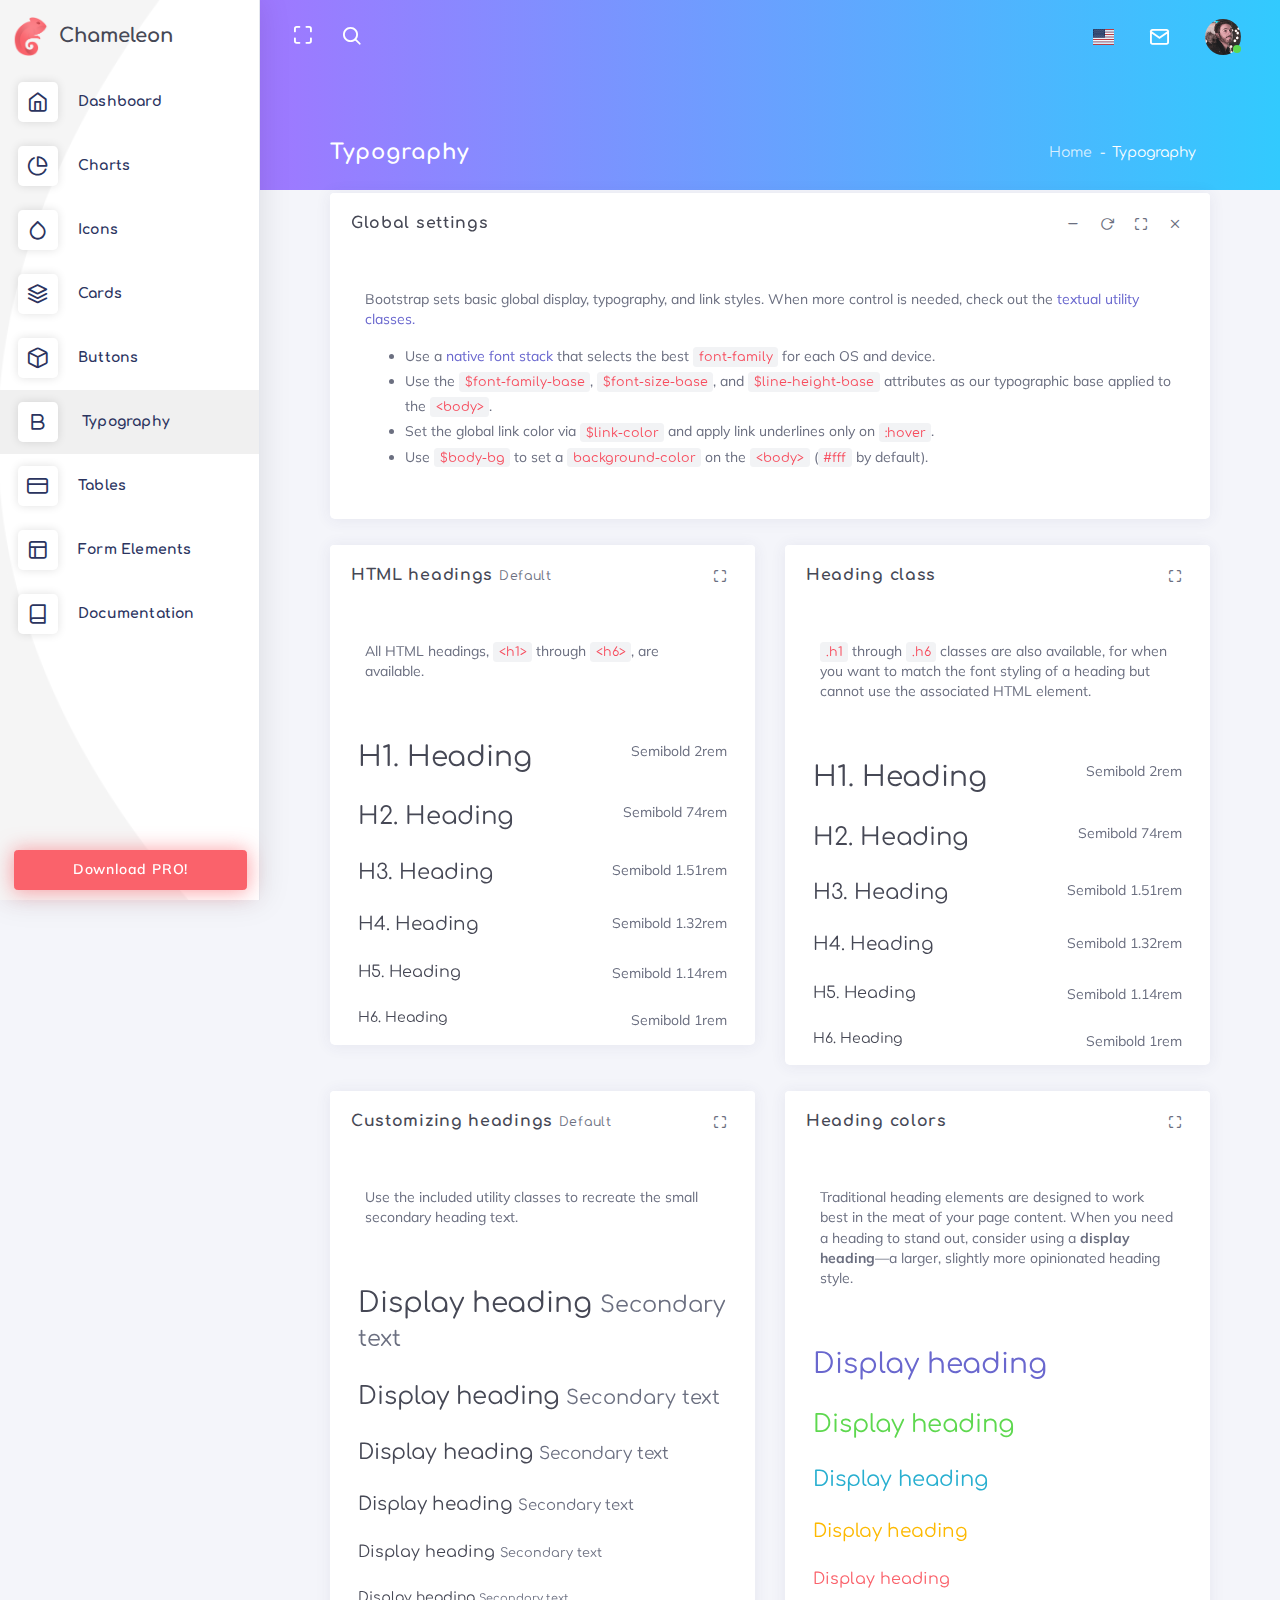
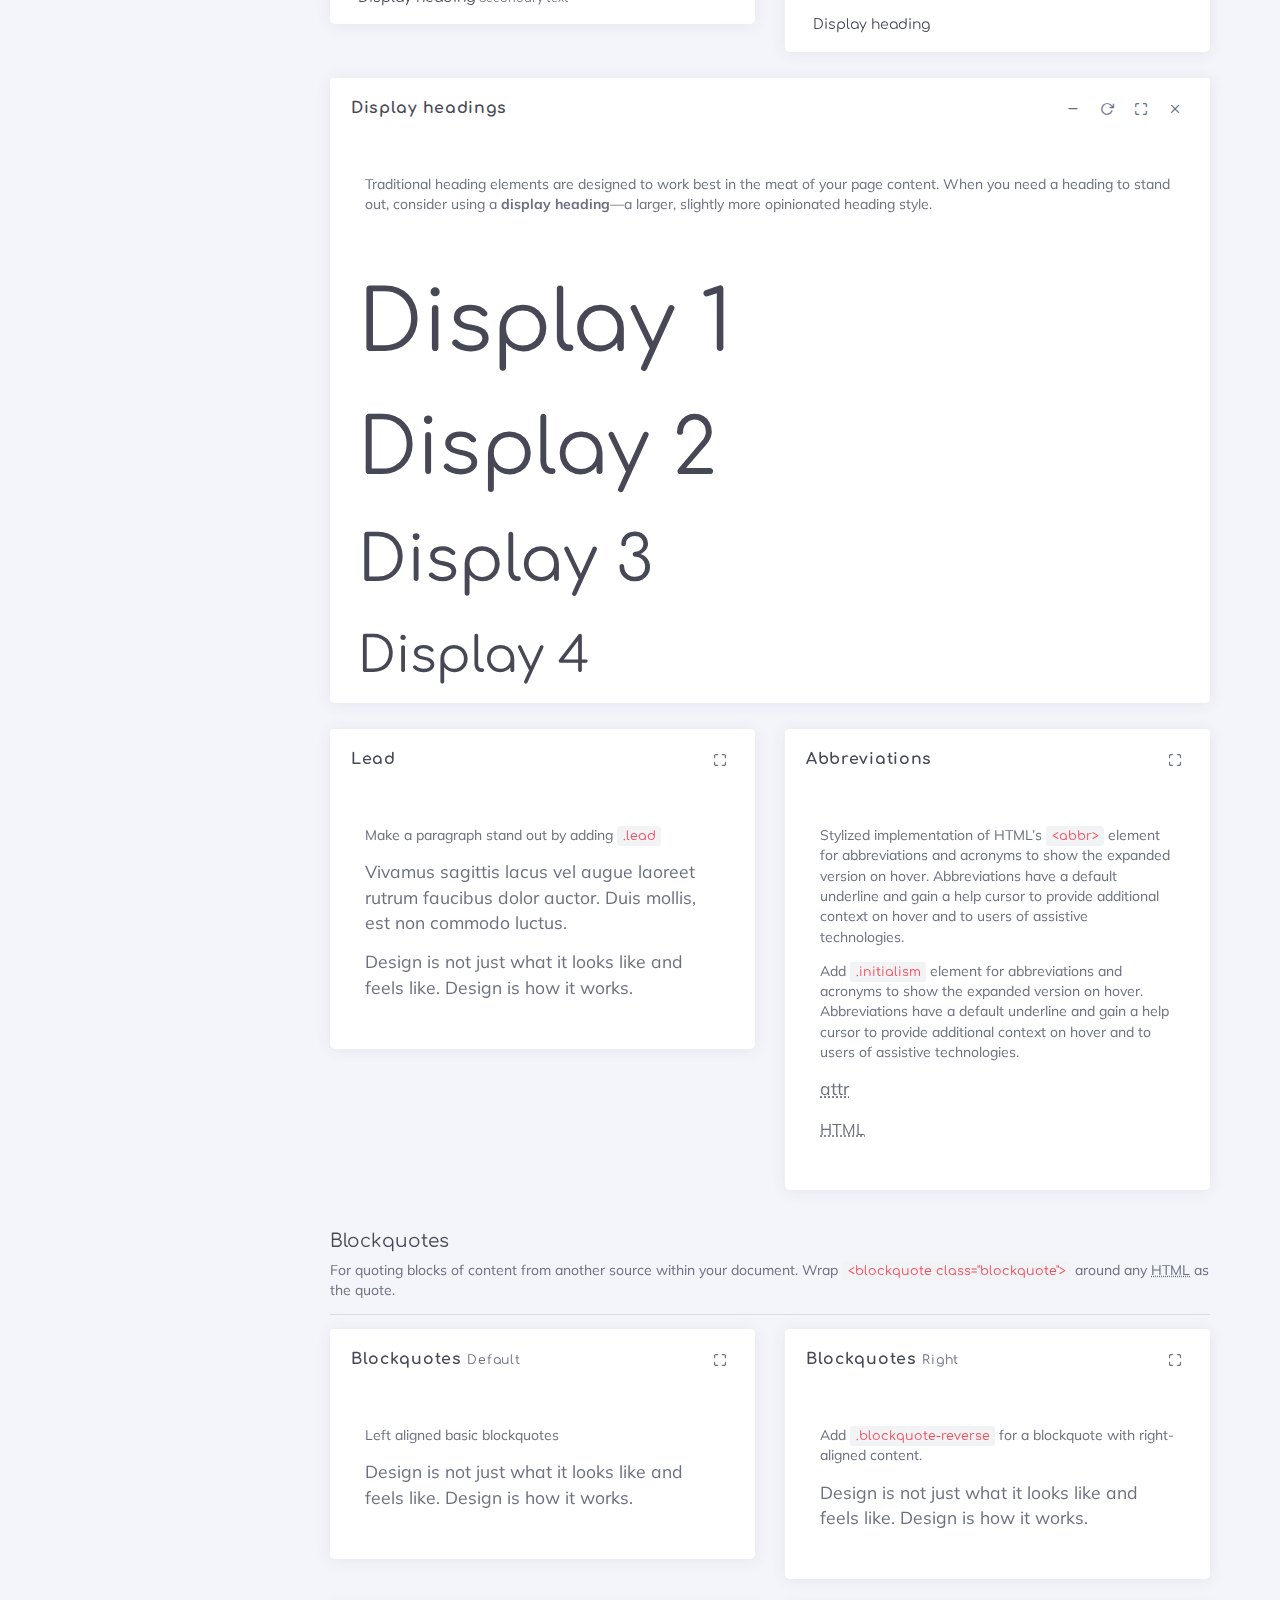
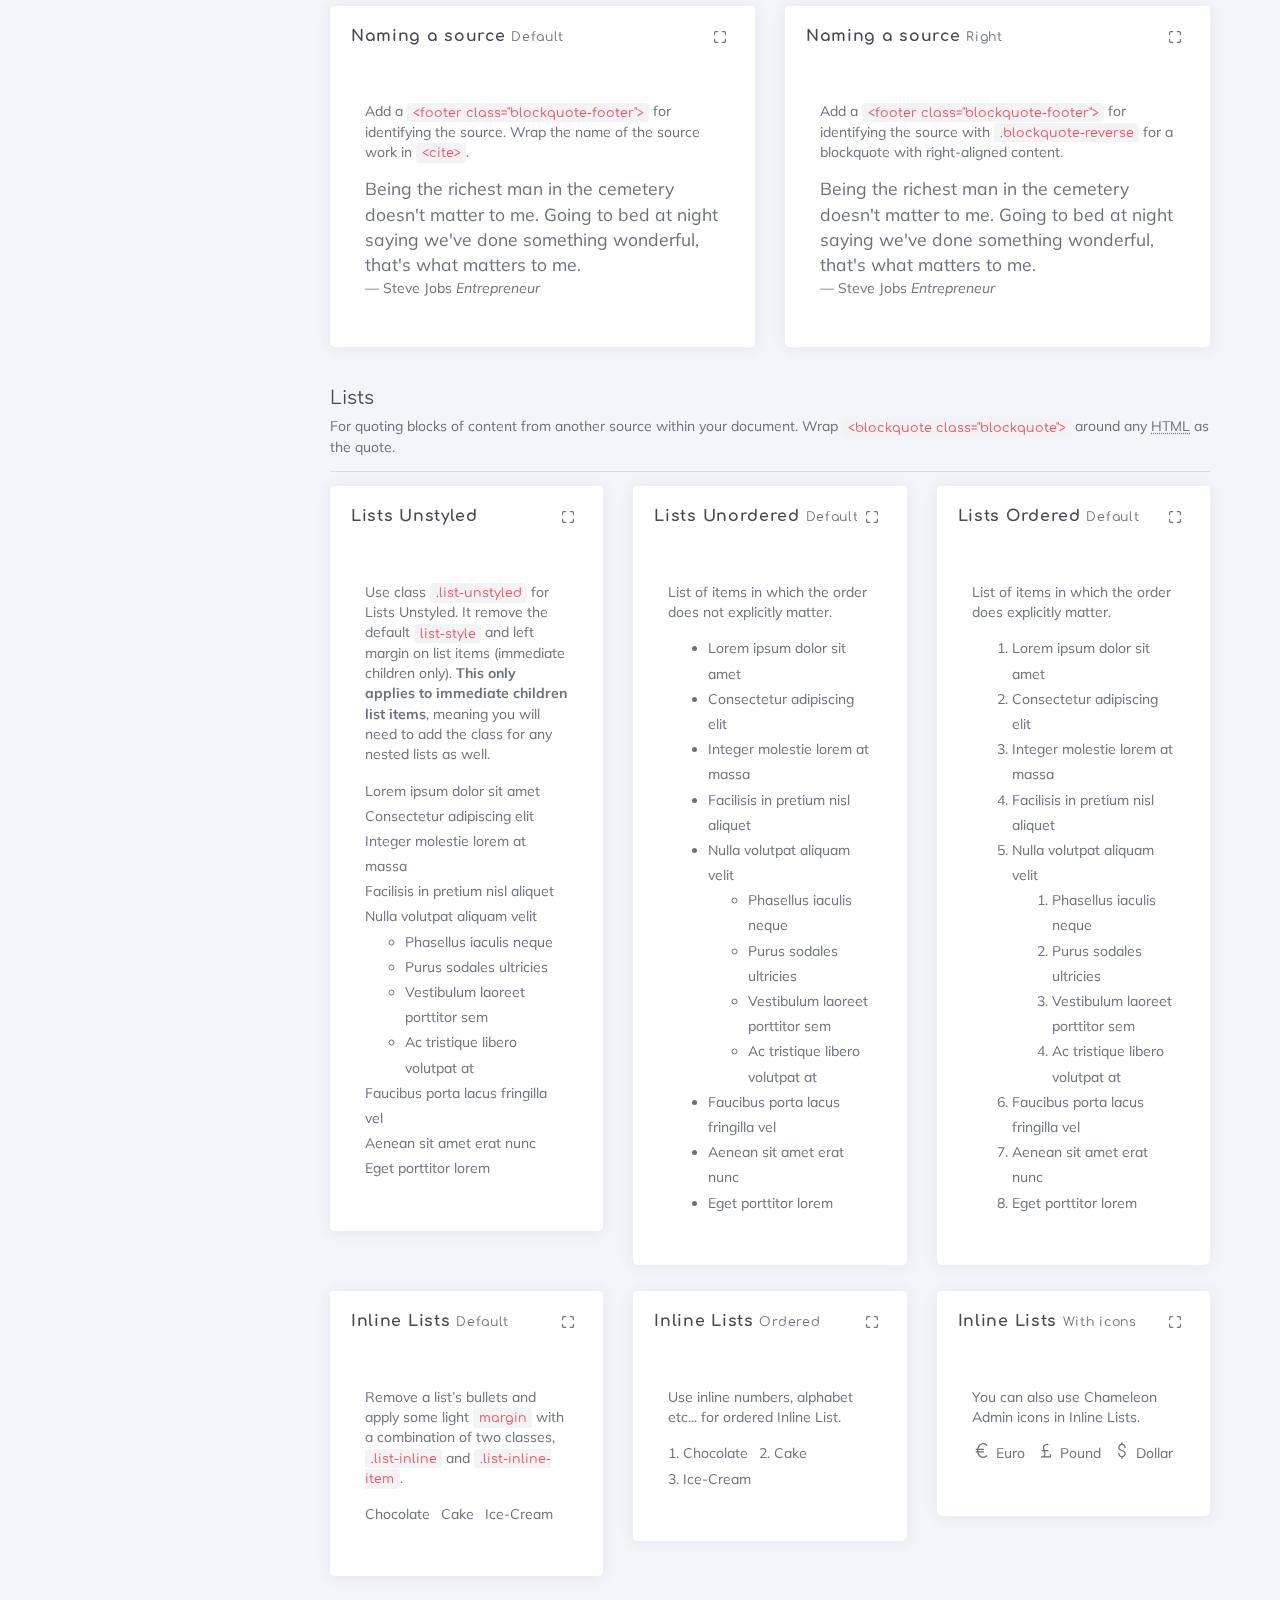
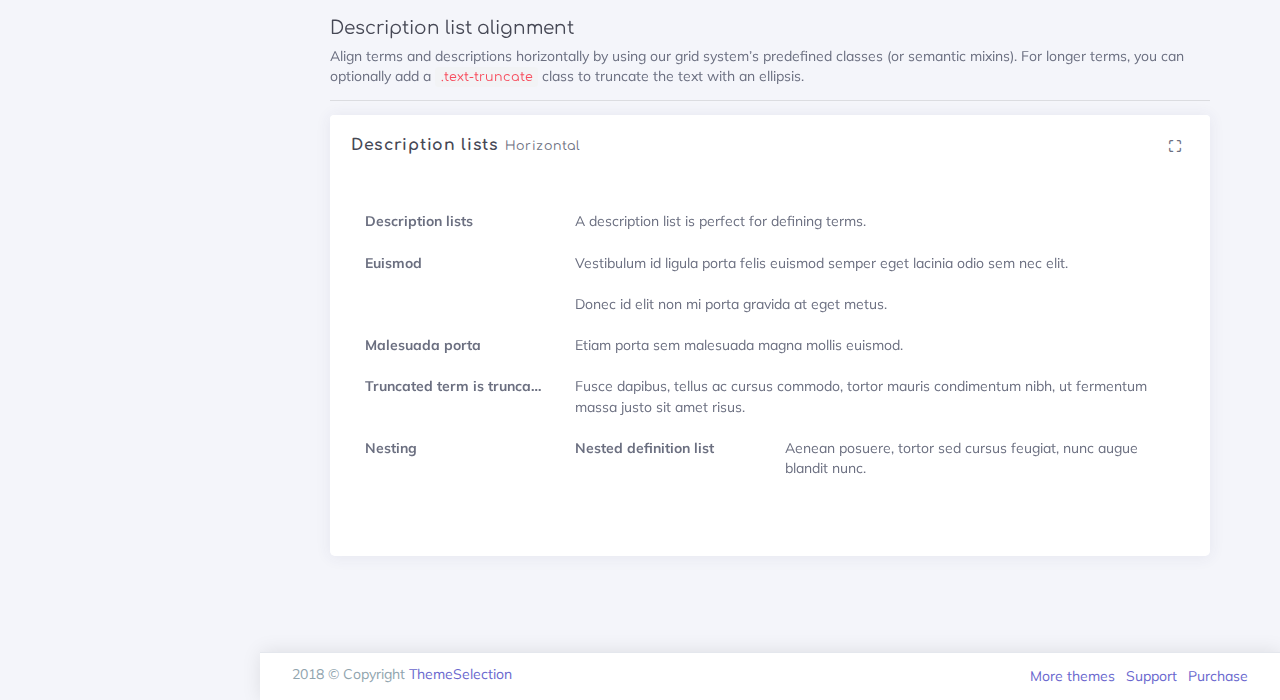
<file: root/frontend/typography.html>
<!DOCTYPE html>
<html class="loading" lang="en" data-textdirection="ltr">
  <head>
    <meta http-equiv="Content-Type" content="text/html; charset=UTF-8">
    <meta http-equiv="X-UA-Compatible" content="IE=edge">
    <meta name="viewport" content="width=device-width, initial-scale=1.0, user-scalable=0, minimal-ui">
    <meta name="description" content="Chameleon Admin is a modern Bootstrap 4 webapp &amp; admin dashboard html template with a large number of components, elegant design, clean and organized code.">
    <meta name="keywords" content="admin template, Chameleon admin template, dashboard template, gradient admin template, responsive admin template, webapp, eCommerce dashboard, analytic dashboard">
    <meta name="author" content="ThemeSelect">
    <title>Typography - Chameleon Admin - Modern Bootstrap 4 WebApp & Dashboard HTML Template + UI Kit</title>
    <link rel="apple-touch-icon" href="theme-assets/images/ico/apple-icon-120.png">
    <link rel="shortcut icon" type="image/x-icon" href="theme-assets/images/ico/favicon.ico">
    <link href="https://fonts.googleapis.com/css?family=Muli:300,300i,400,400i,600,600i,700,700i%7CComfortaa:300,400,700" rel="stylesheet">
    <link href="https://maxcdn.icons8.com/fonts/line-awesome/1.1/css/line-awesome.min.css" rel="stylesheet">
    <!-- BEGIN VENDOR CSS-->
    <link rel="stylesheet" type="text/css" href="theme-assets/css/vendors.css">
    <!-- END VENDOR CSS-->
    <!-- BEGIN CHAMELEON  CSS-->
    <link rel="stylesheet" type="text/css" href="theme-assets/css/app-lite.css">
    <!-- END CHAMELEON  CSS-->
    <!-- BEGIN Page Level CSS-->
    <link rel="stylesheet" type="text/css" href="theme-assets/css/core/menu/menu-types/vertical-menu.css">
    <link rel="stylesheet" type="text/css" href="theme-assets/css/core/colors/palette-gradient.css">
    <!-- END Page Level CSS-->
    <!-- BEGIN Custom CSS-->
    <!-- END Custom CSS-->
  </head>
  <body class="vertical-layout vertical-menu 2-columns   menu-expanded fixed-navbar" data-open="click" data-menu="vertical-menu" data-color="bg-gradient-x-purple-blue" data-col="2-columns">

    <!-- fixed-top-->
    <nav class="header-navbar navbar-expand-md navbar navbar-with-menu navbar-without-dd-arrow fixed-top navbar-semi-light">
      <div class="navbar-wrapper">
        <div class="navbar-container content">
          <div class="collapse navbar-collapse show" id="navbar-mobile">
            <ul class="nav navbar-nav mr-auto float-left">
              <li class="nav-item d-block d-md-none"><a class="nav-link nav-menu-main menu-toggle hidden-xs" href="#"><i class="ft-menu"></i></a></li>
              <li class="nav-item d-none d-md-block"><a class="nav-link nav-link-expand" href="#"><i class="ficon ft-maximize"></i></a></li>
              <li class="nav-item dropdown navbar-search"><a class="nav-link dropdown-toggle hide" data-toggle="dropdown" href="#"><i class="ficon ft-search"></i></a>
                <ul class="dropdown-menu">
                  <li class="arrow_box">
                    <form>
                      <div class="input-group search-box">
                        <div class="position-relative has-icon-right full-width">
                          <input class="form-control" id="search" type="text" placeholder="Search here...">
                          <div class="form-control-position navbar-search-close"><i class="ft-x">   </i></div>
                        </div>
                      </div>
                    </form>
                  </li>
                </ul>
              </li>
            </ul>
            <ul class="nav navbar-nav float-right">         
              <li class="dropdown dropdown-language nav-item"><a class="dropdown-toggle nav-link" id="dropdown-flag" href="#" data-toggle="dropdown" aria-haspopup="true" aria-expanded="false"><i class="flag-icon flag-icon-us"></i><span class="selected-language"></span></a>
                <div class="dropdown-menu" aria-labelledby="dropdown-flag">
                  <div class="arrow_box"><a class="dropdown-item" href="#"><i class="flag-icon flag-icon-us"></i> English</a><a class="dropdown-item" href="#"><i class="flag-icon flag-icon-cn"></i> Chinese</a><a class="dropdown-item" href="#"><i class="flag-icon flag-icon-ru"></i> Russian</a><a class="dropdown-item" href="#"><i class="flag-icon flag-icon-fr"></i> French</a><a class="dropdown-item" href="#"><i class="flag-icon flag-icon-es"></i> Spanish</a></div>
                </div>
              </li>
            </ul>
            <ul class="nav navbar-nav float-right">
              <li class="dropdown dropdown-notification nav-item"><a class="nav-link nav-link-label" href="#" data-toggle="dropdown"><i class="ficon ft-mail">             </i></a>
                <div class="dropdown-menu dropdown-menu-right">
                  <div class="arrow_box_right"><a class="dropdown-item" href="#"><i class="ft-book"></i> Read Mail</a><a class="dropdown-item" href="#"><i class="ft-bookmark"></i> Read Later</a><a class="dropdown-item" href="#"><i class="ft-check-square"></i> Mark all Read       </a></div>
                </div>
              </li>
              <li class="dropdown dropdown-user nav-item"><a class="dropdown-toggle nav-link dropdown-user-link" href="#" data-toggle="dropdown">             <span class="avatar avatar-online"><img src="theme-assets/images/portrait/small/avatar-s-19.png" alt="avatar"><i></i></span></a>
                <div class="dropdown-menu dropdown-menu-right">
                  <div class="arrow_box_right"><a class="dropdown-item" href="#"><span class="avatar avatar-online"><img src="theme-assets/images/portrait/small/avatar-s-19.png" alt="avatar"><span class="user-name text-bold-700 ml-1">John Doe</span></span></a>
                    <div class="dropdown-divider"></div><a class="dropdown-item" href="#"><i class="ft-user"></i> Edit Profile</a><a class="dropdown-item" href="#"><i class="ft-mail"></i> My Inbox</a><a class="dropdown-item" href="#"><i class="ft-check-square"></i> Task</a><a class="dropdown-item" href="#"><i class="ft-message-square"></i> Chats</a>
                    <div class="dropdown-divider"></div><a class="dropdown-item" href="#"><i class="ft-power"></i> Logout</a>
                  </div>
                </div>
              </li>
            </ul>
          </div>
        </div>
      </div>
    </nav>

    <!-- ////////////////////////////////////////////////////////////////////////////-->


    <div class="main-menu menu-fixed menu-light menu-accordion    menu-shadow " data-scroll-to-active="true" data-img="theme-assets/images/backgrounds/02.jpg">
      <div class="navbar-header">
        <ul class="nav navbar-nav flex-row">       
          <li class="nav-item mr-auto"><a class="navbar-brand" href="index.html"><img class="brand-logo" alt="Chameleon admin logo" src="theme-assets/images/logo/logo.png"/>
              <h3 class="brand-text">Chameleon</h3></a></li>
          <li class="nav-item d-md-none"><a class="nav-link close-navbar"><i class="ft-x"></i></a></li>
        </ul>
      </div>
      <div class="main-menu-content">
        <ul class="navigation navigation-main" id="main-menu-navigation" data-menu="menu-navigation">
          <li class=" nav-item"><a href="index.html"><i class="ft-home"></i><span class="menu-title" data-i18n="">Dashboard</span></a>
          </li>
          <li class=" nav-item"><a href="charts.html"><i class="ft-pie-chart"></i><span class="menu-title" data-i18n="">Charts</span></a>
          </li>
          <li class=" nav-item"><a href="icons.html"><i class="ft-droplet"></i><span class="menu-title" data-i18n="">Icons</span></a>
          </li>
          <li class=" nav-item"><a href="cards.html"><i class="ft-layers"></i><span class="menu-title" data-i18n="">Cards</span></a>
          </li>
          <li class=" nav-item"><a href="buttons.html"><i class="ft-box"></i><span class="menu-title" data-i18n="">Buttons</span></a>
          </li>
          <li class="active"><a href="typography.html"><i class="ft-bold"></i><span class="menu-title" data-i18n="">Typography</span></a>
          </li>
          <li class=" nav-item"><a href="tables.html"><i class="ft-credit-card"></i><span class="menu-title" data-i18n="">Tables</span></a>
          </li>
          <li class=" nav-item"><a href="form-elements.html"><i class="ft-layout"></i><span class="menu-title" data-i18n="">Form Elements</span></a>
          </li>
          <li class=" nav-item"><a href="https://themeselection.com/demo/chameleon-admin-template/documentation"><i class="ft-book"></i><span class="menu-title" data-i18n="">Documentation</span></a>
          </li>
        </ul>
      </div><a class="btn btn-danger btn-block btn-glow btn-upgrade-pro mx-1" href="https://themeselection.com/products/chameleon-admin-modern-bootstrap-webapp-dashboard-html-template-ui-kit/" target="_blank">Download PRO!</a>
      <div class="navigation-background"></div>
    </div>

    <div class="app-content content">
      <div class="content-wrapper">
        <div class="content-wrapper-before"></div>
        <div class="content-header row">
          <div class="content-header-left col-md-4 col-12 mb-2">
            <h3 class="content-header-title">Typography</h3>
          </div>
          <div class="content-header-right col-md-8 col-12">
            <div class="breadcrumbs-top float-md-right">
              <div class="breadcrumb-wrapper mr-1">
                <ol class="breadcrumb">
                  <li class="breadcrumb-item"><a href="index.html">Home</a>
                  </li>
                  <li class="breadcrumb-item active">Typography
                  </li>
                </ol>
              </div>
            </div>
          </div>
        </div>
        <div class="content-body"><!--native-font-stack -->
<section id="global-settings" class="card">
    <div class="card-header">
        <h4 class="card-title">Global settings</h4>
        <a class="heading-elements-toggle"><i class="la la-ellipsis-v font-medium-3"></i></a>
                <div class="heading-elements">
            <ul class="list-inline mb-0">
                <li><a data-action="collapse"><i class="ft-minus"></i></a></li>
                <li><a data-action="reload"><i class="ft-rotate-cw"></i></a></li>
                <li><a data-action="expand"><i class="ft-maximize"></i></a></li>
                <li><a data-action="close"><i class="ft-x"></i></a></li>
            </ul>
        </div>
    </div>
    <div class="card-content">
        <div class="card-body">
            <div class="card-text">
                <p>Bootstrap sets basic global display, typography, and link styles. When more control is needed, check out the <a href="https://getbootstrap.com/docs/4.0/utilities/text/" target="_blank">textual utility classes.</a></p>
                <ul>
                    <li>Use a <a href="/content/reboot/#native-font-stack">native font stack</a> that selects the best <code class="highlighter-rouge">font-family</code> for each OS and device.</li>
                    <li>Use the <code class="highlighter-rouge">$font-family-base</code>, <code class="highlighter-rouge">$font-size-base</code>, and <code class="highlighter-rouge">$line-height-base</code> attributes as our typographic base applied to the <code class="highlighter-rouge">&lt;body&gt;</code>.</li>
                    <li>Set the global link color via <code class="highlighter-rouge">$link-color</code> and apply link underlines only on <code class="highlighter-rouge">:hover</code>.</li>
                    <li>Use <code class="highlighter-rouge">$body-bg</code> to set a <code class="highlighter-rouge">background-color</code> on the <code class="highlighter-rouge">&lt;body&gt;</code> (<code class="highlighter-rouge">#fff</code> by default).</li>
                </ul>
            </div>
        </div>
    </div>
</section>
<!--/ Global settings -->

<!-- Headings -->
<section id="html-headings-default" class="row match-height">
    <div class="col-sm-12 col-md-6">
        <div class="card">
            <div class="card-header">
                <h4 class="card-title">HTML headings <small class="text-muted">Default</small></h4>
                <a class="heading-elements-toggle"><i class="la la-ellipsis-v font-medium-3"></i></a>
                <div class="heading-elements">
                    <ul class="list-inline mb-0">
                        <li><a data-action="expand"><i class="ft-maximize"></i></a></li>
                    </ul>
                </div>
            </div>
            <div class="card-content">
                <div class="card-body">
                    <div class="card-text">
                        <p>All HTML headings, <code class="highlighter-rouge">&lt;h1&gt;</code> through <code class="highlighter-rouge">&lt;h6&gt;</code>, are available.</p>
                    </div>
                </div>
                <div class="table-responsive">
                    <table class="table table-borderless mb-0">
                        <tbody>
                            <tr>
                                <td>
                                    <h1>H1. Heading</h1></td>
                                <td class="type-info text-right">Semibold 2rem</td>
                            </tr>
                            <tr>
                                <td>
                                    <h2>H2. Heading</h2></td>
                                <td class="type-info text-right">Semibold 74rem</td>
                            </tr>
                            <tr>
                                <td>
                                    <h3>H3. Heading</h3></td>
                                <td class="type-info text-right">Semibold 1.51rem</td>
                            </tr>
                            <tr>
                                <td>
                                    <h4>H4. Heading</h4></td>
                                <td class="type-info text-right">Semibold 1.32rem</td>
                            </tr>
                            <tr>
                                <td>
                                    <h5>H5. Heading</h5></td>
                                <td class="type-info text-right">Semibold 1.14rem</td>
                            </tr>
                            <tr>
                                <td>
                                    <h6>H6. Heading</h6></td>
                                <td class="type-info text-right">Semibold 1rem</td>
                            </tr>
                        </tbody>
                    </table>
                </div>
            </div>
        </div>
    </div>
    <div class="col-sm-12 col-md-6">
        <div class="card">
            <div class="card-header">
                <h4 class="card-title">Heading class</h4>
                <a class="heading-elements-toggle"><i class="la la-ellipsis-v font-medium-3"></i></a>
                <div class="heading-elements">
                    <ul class="list-inline mb-0">
                        <li><a data-action="expand"><i class="ft-maximize"></i></a></li>
                    </ul>
                </div>
            </div>
            <div class="card-content">
                <div class="card-body">
                    <div class="card-text">
                        <p><code class="highlighter-rouge">.h1</code> through <code class="highlighter-rouge">.h6</code> classes are also available, for when you want to match the font styling of a heading but cannot use the associated HTML element.</p>
                    </div>
                </div>
                <div class="table-responsive">
                    <table class="table table-borderless mb-0">
                        <tbody>
                            <tr>
                                <td>
                                    <p class="h1">H1. Heading</p>
                                </td>
                                <td class="type-info text-right">Semibold 2rem</td>
                            </tr>
                            <tr>
                                <td>
                                    <p class="h2">H2. Heading</p>
                                </td>
                                <td class="type-info text-right">Semibold 74rem</td>
                            </tr>
                            <tr>
                                <td>
                                    <p class="h3">H3. Heading</p>
                                </td>
                                <td class="type-info text-right">Semibold 1.51rem</td>
                            </tr>
                            <tr>
                                <td>
                                    <p class="h4">H4. Heading</p>
                                </td>
                                <td class="type-info text-right">Semibold 1.32rem</td>
                            </tr>
                            <tr>
                                <td>
                                    <p class="h5">H5. Heading</p>
                                </td>
                                <td class="type-info text-right">Semibold 1.14rem</td>
                            </tr>
                            <tr>
                                <td>
                                    <p class="h6">H6. Heading</p>
                                </td>
                                <td class="type-info text-right">Semibold 1rem</td>
                            </tr>
                        </tbody>
                    </table>
                </div>
            </div>
        </div>
    </div>
</section>
<!--/ Headings -->

<!-- Customizing headings -->
<section id="customizing-headings-default" class="row">
    <div class="col-sm-12 col-md-6">
        <div class="card">
            <div class="card-header">
                <h4 class="card-title">Customizing headings <small class="text-muted">Default</small></h4>
                <a class="heading-elements-toggle"><i class="la la-ellipsis-v font-medium-3"></i></a>
                <div class="heading-elements">
                    <ul class="list-inline mb-0">
                        <li><a data-action="expand"><i class="ft-maximize"></i></a></li>
                    </ul>
                </div>
            </div>
            <div class="card-content">
                <div class="card-body">
                    <div class="card-text">
                        <p>Use the included utility classes to recreate the small secondary heading text.</p>
                    </div>
                </div>
                <div class="table-responsive">
                    <table class="table table-borderless mb-0">
                        <tbody>
                            <tr>
                                <td>
                                    <h1>Display heading <small class="text-muted">Secondary text</small></h1></td>
                            </tr>
                            <tr>
                                <td>
                                    <h2>Display heading <small class="text-muted">Secondary text</small></h2></td>
                            </tr>
                            <tr>
                                <td>
                                    <h3>Display heading <small class="text-muted">Secondary text</small></h3></td>
                            </tr>
                            <tr>
                                <td>
                                    <h4>Display heading <small class="text-muted">Secondary text</small></h4></td>
                            </tr>
                            <tr>
                                <td>
                                    <h5>Display heading <small class="text-muted">Secondary text</small></h5></td>
                            </tr>
                            <tr>
                                <td>
                                    <h6>Display heading <small class="text-muted">Secondary text</small></h6></td>
                            </tr>
                        </tbody>
                    </table>
                </div>
            </div>
        </div>
    </div>
    <div class="col-sm-12 col-md-6">
        <div class="card">
            <div class="card-header">
                <h4 class="card-title">Heading colors</h4>
                <a class="heading-elements-toggle"><i class="la la-ellipsis-v font-medium-3"></i></a>
                <div class="heading-elements">
                    <ul class="list-inline mb-0">
                        <li><a data-action="expand"><i class="ft-maximize"></i></a></li>
                    </ul>
                </div>
            </div>
            <div class="card-content">
                <div class="card-body">
                    <div class="card-text">
                        <p>Traditional heading elements are designed to work best in the meat of your page content. When you need a heading to stand out, consider using a <strong>display heading</strong>—a larger, slightly more opinionated heading style.</p>
                    </div>
                </div>
                <div class="table-responsive">
                    <table class="table table-borderless mb-0">
                        <tbody>
                            <tr>
                                <td>
                                    <h1 class="primary">Display heading</h1></td>
                            </tr>
                            <tr>
                                <td>
                                    <h2 class="success">Display heading</h2></td>
                            </tr>
                            <tr>
                                <td>
                                    <h3 class="info">Display heading</h3></td>
                            </tr>
                            <tr>
                                <td>
                                    <h4 class="warning">Display heading</h4></td>
                            </tr>
                            <tr>
                                <td>
                                    <h5 class="danger">Display heading</h5></td>
                            </tr>
                            <tr>
                                <td>
                                    <h6 class="">Display heading</h6></td>
                            </tr>
                        </tbody>
                    </table>
                </div>
            </div>
        </div>
    </div>
</section>
<!--/ Headings -->

<!-- Display headings -->
<section id="display-headings" class="card">
    <div class="card-header">
        <h4 class="card-title">Display headings</h4>
        <a class="heading-elements-toggle"><i class="la la-ellipsis-v font-medium-3"></i></a>
                <div class="heading-elements">
            <ul class="list-inline mb-0">
                <li><a data-action="collapse"><i class="ft-minus"></i></a></li>
                <li><a data-action="reload"><i class="ft-rotate-cw"></i></a></li>
                <li><a data-action="expand"><i class="ft-maximize"></i></a></li>
                <li><a data-action="close"><i class="ft-x"></i></a></li>
            </ul>
        </div>
    </div>
    <div class="card-content">
        <div class="card-body">
            <div class="card-text">
                <p>Traditional heading elements are designed to work best in the meat of your page content. When you need a heading to stand out, consider using a <strong>display heading</strong>—a larger, slightly more opinionated heading style.</p>
            </div>
        </div>
        <div class="table-responsive">
            <table class="table table-borderless mb-0">
                <tbody>
                    <tr>
                        <td>
                            <h1 class="display-1">Display 1</h1></td>
                    </tr>
                    <tr>
                        <td>
                            <h1 class="display-2">Display 2</h1></td>
                    </tr>
                    <tr>
                        <td>
                            <h1 class="display-3">Display 3</h1></td>
                    </tr>
                    <tr>
                        <td>
                            <h1 class="display-4">Display 4</h1></td>
                    </tr>
                </tbody>
            </table>
        </div>
    </div>
</section>
<!--/ Headings-->

<!-- Lead & Abbreviations -->

<section id="lead" class="row">
    <div class="col-sm-12 col-md-6">
        <div class="card">
            <div class="card-header">
                <h4 class="card-title">Lead</h4>
                <a class="heading-elements-toggle"><i class="la la-ellipsis-v font-medium-3"></i></a>
                <div class="heading-elements">
                    <ul class="list-inline mb-0">
                        <li><a data-action="expand"><i class="ft-maximize"></i></a></li>
                    </ul>
                </div>
            </div>
            <div class="card-content">
                <div class="card-body">
                    <div class="card-text">
                        <p>Make a paragraph stand out by adding <code class="highlighter-rouge">.lead</code> </p>
                        <blockquote class="blockquote">
                            <p class="lead">
                                Vivamus sagittis lacus vel augue laoreet rutrum faucibus dolor auctor. Duis mollis, est non commodo luctus.
                            </p>
                            <p class="lead">
                                Design is not just what it looks like and feels like. Design is how it works.
                            </p>
                        </blockquote>
                    </div>
                </div>
            </div>
        </div>
    </div>
    <div class="col-sm-12 col-md-6">
        <div class="card">
            <div class="card-header">
                <h4 class="card-title">Abbreviations</h4>
                <a class="heading-elements-toggle"><i class="la la-ellipsis-v font-medium-3"></i></a>
                <div class="heading-elements">
                    <ul class="list-inline mb-0">
                        <li><a data-action="expand"><i class="ft-maximize"></i></a></li>
                    </ul>
                </div>
            </div>
            <div class="card-content">
                <div class="card-body">
                    <div class="card-text">
                        <p>Stylized implementation of HTML’s  <code class="highlighter-rouge">&lt;abbr&gt;</code> element for abbreviations and acronyms to show the expanded version on hover. Abbreviations have a default underline and gain a help cursor to provide additional context on hover and to users of assistive technologies.</p>
                        <p>Add <code class="highlighter-rouge">.initialism</code> element for abbreviations and acronyms to show the expanded version on hover. Abbreviations have a default underline and gain a help cursor to provide additional context on hover and to users of assistive technologies.</p>
                        <blockquote class="blockquote">
                            <p><abbr title="attribute">attr</abbr></p>
                            <p><abbr title="HyperText Markup Language" class="initialism">HTML</abbr></p>
                        </blockquote>
                    </div>
                </div>
            </div>
        </div>
    </div>
</section>

<!--/ Lead & Abbreviations -->

<!-- Blockquotes -->
<section id="blockquotes" class="row">
    <div class="col-md-12 mt-1">
        <div class="group-area">
            <h4>Blockquotes</h4>
            <p>For quoting blocks of content from another source within your document. Wrap <code class="highlighter-rouge">&lt;blockquote class="blockquote"&gt;</code> around any
                <abbr title="HyperText Markup Language">HTML</abbr> as the quote.</p>
            <hr>
        </div>
    </div>
</section>

<!-- Blockquotes basic-->
<section id="blockquotes-default" class="row">
    <div class="col-sm-12 col-md-6">
        <div class="card">
            <div class="card-header">
                <h4 class="card-title">Blockquotes <small class="text-muted">Default</small></h4>
                <a class="heading-elements-toggle"><i class="la la-ellipsis-v font-medium-3"></i></a>
                <div class="heading-elements">
                    <ul class="list-inline mb-0">
                        <li><a data-action="expand"><i class="ft-maximize"></i></a></li>
                    </ul>
                </div>
            </div>
            <div class="card-content">
                <div class="card-body">
                    <div class="card-text">
                        <p>Left aligned basic blockquotes</p>
                        <blockquote class="blockquote">
                            <p class="mb-0">Design is not just what it looks like and feels like. Design is how it works.</p>
                        </blockquote>
                    </div>
                </div>
            </div>
        </div>
    </div>
    <div class="col-sm-12 col-md-6">
        <div class="card">
            <div class="card-header">
                <h4 class="card-title">Blockquotes <small class="text-muted">Right</small></h4>
                <a class="heading-elements-toggle"><i class="la la-ellipsis-v font-medium-3"></i></a>
                <div class="heading-elements">
                    <ul class="list-inline mb-0">
                        <li><a data-action="expand"><i class="ft-maximize"></i></a></li>
                    </ul>
                </div>
            </div>
            <div class="card-content">
                <div class="card-body">
                    <div class="card-text">
                        <p>Add <code class="highlighter-rouge">.blockquote-reverse</code> for a blockquote with right-aligned content.</p>
                        <blockquote class="blockquote">
                            <p class="mb-0">Design is not just what it looks like and feels like. Design is how it works.</p>
                        </blockquote>
                    </div>
                </div>
            </div>
        </div>
    </div>
</section>
<!--/ Blockquotes basic -->

<!-- Naming a source -->
<section id="naming-a-source-default" class="row">
    <div class="col-sm-12 col-md-6">
        <div class="card">
            <div class="card-header">
                <h4 class="card-title">Naming a source <small class="text-muted">Default</small></h4>
                <a class="heading-elements-toggle"><i class="la la-ellipsis-v font-medium-3"></i></a>
                <div class="heading-elements">
                    <ul class="list-inline mb-0">
                        <li><a data-action="expand"><i class="ft-maximize"></i></a></li>
                    </ul>
                </div>
            </div>
            <div class="card-content">
                <div class="card-body">
                    <div class="card-text">
                        <p>Add a <code class="highlighter-rouge">&lt;footer class="blockquote-footer"&gt;</code> for identifying the source. Wrap the name of the source work in <code class="highlighter-rouge">&lt;cite&gt;</code>.</p>
                        <blockquote class="blockquote">
                            <p class="mb-0">Being the richest man in the cemetery doesn't matter to me. Going to bed at night saying we've done something wonderful, that's what matters to me.</p>
                            <footer class="blockquote-footer">Steve Jobs
                                <cite title="Source Title">Entrepreneur</cite>
                            </footer>
                        </blockquote>
                    </div>
                </div>
            </div>
        </div>
    </div>
    <div class="col-sm-12 col-md-6">
        <div class="card">
            <div class="card-header">
                <h4 class="card-title">Naming a source <small class="text-muted">Right</small></h4>
                <a class="heading-elements-toggle"><i class="la la-ellipsis-v font-medium-3"></i></a>
                <div class="heading-elements">
                    <ul class="list-inline mb-0">
                        <li><a data-action="expand"><i class="ft-maximize"></i></a></li>
                    </ul>
                </div>
            </div>
            <div class="card-content">
                <div class="card-body">
                    <div class="card-text">
                        <p>Add a <code class="highlighter-rouge">&lt;footer class="blockquote-footer"&gt;</code> for identifying the source with <code class="highlighter-rouge">.blockquote-reverse</code> for a blockquote with right-aligned content.</p>
                        <blockquote class="blockquote blockquote-reverse">
                            <p class="mb-0">Being the richest man in the cemetery doesn't matter to me. Going to bed at night saying we've done something wonderful, that's what matters to me.</p>
                            <footer class="blockquote-footer">Steve Jobs
                                <cite title="Source Title">Entrepreneur</cite>
                            </footer>
                        </blockquote>
                    </div>
                </div>
            </div>
        </div>
    </div>
</section>
<!--/ Naming a source -->

<!-- Lists -->
<section id="lists">
<div class="row">
    <div class="col-md-12 mt-1">
        <div class="group-area">
            <h4>Lists</h4>
            <p>For quoting blocks of content from another source within your document. Wrap <code class="highlighter-rouge">&lt;blockquote class="blockquote"&gt;</code> around any
                <abbr title="HyperText Markup Language">HTML</abbr> as the quote.</p>
            <hr>
        </div>
    </div>
</div>
<div class="row match-height">
    <!-- Lists Unstyled -->
    <div class="col-sm-12 col-md-4">
        <div class="card">
            <div class="card-header">
                <h4 class="card-title">Lists Unstyled</h4>
                <a class="heading-elements-toggle"><i class="la la-ellipsis-v font-medium-3"></i></a>
                <div class="heading-elements">
                    <ul class="list-inline mb-0">
                        <li><a data-action="expand"><i class="ft-maximize"></i></a></li>
                    </ul>
                </div>
            </div>
            <div class="card-content">
                <div class="card-body">
                    <div class="card-text">
                        <p>Use class <code>.list-unstyled</code> for Lists Unstyled. It remove the default <code class="highlighter-rouge">list-style</code> and left margin on list items (immediate children only). <strong>This only applies to immediate children list items</strong>, meaning you will need to add the class for any nested lists as well.</p>
                        <ul class="list-unstyled">
                            <li>Lorem ipsum dolor sit amet</li>
                            <li>Consectetur adipiscing elit</li>
                            <li>Integer molestie lorem at massa</li>
                            <li>Facilisis in pretium nisl aliquet</li>
                            <li>Nulla volutpat aliquam velit
                                <ul>
                                    <li>Phasellus iaculis neque</li>
                                    <li>Purus sodales ultricies</li>
                                    <li>Vestibulum laoreet porttitor sem</li>
                                    <li>Ac tristique libero volutpat at</li>
                                </ul>
                            </li>
                            <li>Faucibus porta lacus fringilla vel</li>
                            <li>Aenean sit amet erat nunc</li>
                            <li>Eget porttitor lorem</li>
                        </ul>
                    </div>
                </div>
            </div>
        </div>
    </div>
    <!-- Lists Unstyled -->
    <!-- Lists Unordered -->
    <div class="col-sm-12 col-md-4">
        <div class="card">
            <div class="card-header">
                <h4 class="card-title">Lists Unordered <small class="text-muted">Default</small></h4>
                <a class="heading-elements-toggle"><i class="la la-ellipsis-v font-medium-3"></i></a>
                <div class="heading-elements">
                    <ul class="list-inline mb-0">
                        <li><a data-action="expand"><i class="ft-maximize"></i></a></li>
                    </ul>
                </div>
            </div>
            <div class="card-content">
                <div class="card-body">
                    <p>List of items in which the order does not explicitly matter.</p>
                    <div class="card-text">
                        <ul>
                            <li>Lorem ipsum dolor sit amet</li>
                            <li>Consectetur adipiscing elit</li>
                            <li>Integer molestie lorem at massa</li>
                            <li>Facilisis in pretium nisl aliquet</li>
                            <li>Nulla volutpat aliquam velit
                                <ul>
                                    <li>Phasellus iaculis neque</li>
                                    <li>Purus sodales ultricies</li>
                                    <li>Vestibulum laoreet porttitor sem</li>
                                    <li>Ac tristique libero volutpat at</li>
                                </ul>
                            </li>
                            <li>Faucibus porta lacus fringilla vel</li>
                            <li>Aenean sit amet erat nunc</li>
                            <li>Eget porttitor lorem</li>
                        </ul>
                    </div>
                </div>
            </div>
        </div>
    </div>
    <!--/ Lists Unordered -->
    <!-- Lists Ordered -->
    <div class="col-sm-12 col-md-4">
        <div class="card">
            <div class="card-header">
                <h4 class="card-title">Lists Ordered <small class="text-muted">Default</small></h4>
                <a class="heading-elements-toggle"><i class="la la-ellipsis-v font-medium-3"></i></a>
                <div class="heading-elements">
                    <ul class="list-inline mb-0">
                        <li><a data-action="expand"><i class="ft-maximize"></i></a></li>
                    </ul>
                </div>
            </div>
            <div class="card-content">
                <div class="card-body">
                    <div class="card-text">
                        <p>List of items in which the order does explicitly matter.</p>
                        <ol>
                            <li>Lorem ipsum dolor sit amet</li>
                            <li>Consectetur adipiscing elit</li>
                            <li>Integer molestie lorem at massa</li>
                            <li>Facilisis in pretium nisl aliquet</li>
                            <li>Nulla volutpat aliquam velit
                                <ol>
                                    <li>Phasellus iaculis neque</li>
                                    <li>Purus sodales ultricies</li>
                                    <li>Vestibulum laoreet porttitor sem</li>
                                    <li>Ac tristique libero volutpat at</li>
                                </ol>
                            </li>
                            <li>Faucibus porta lacus fringilla vel</li>
                            <li>Aenean sit amet erat nunc</li>
                            <li>Eget porttitor lorem</li>
                        </ol>
                    </div>
                </div>
            </div>
        </div>
    </div>
    <!--/ Lists Ordered -->
</div>

<div class="row match-height">
    <!-- Inline Lists-->
    <div class="col-sm-12 col-md-4">
        <div class="card">
            <div class="card-header">
                <h4 class="card-title">Inline Lists <small class="text-muted">Default</small></h4>
                <a class="heading-elements-toggle"><i class="la la-ellipsis-v font-medium-3"></i></a>
                <div class="heading-elements">
                    <ul class="list-inline mb-0">
                        <li><a data-action="expand"><i class="ft-maximize"></i></a></li>
                    </ul>
                </div>
            </div>
            <div class="card-content">
                <div class="card-body">
                    <div class="card-text">
                        <p>Remove a list’s bullets and apply some light <code class="highlighter-rouge">margin</code> with a combination of two classes, <code class="highlighter-rouge">.list-inline</code> and <code class="highlighter-rouge">.list-inline-item</code>.</p>
                        <ul class="list-inline">
                          <li class="list-inline-item">Chocolate</li>
                          <li class="list-inline-item">Cake</li>
                          <li class="list-inline-item">Ice-Cream</li>
                        </ul>
                    </div>
                </div>
            </div>
        </div>
    </div>
    <!-- Inline Lists-->

    <!-- Inline Lists-->
    <div class="col-sm-12 col-md-4">
        <div class="card">
            <div class="card-header">
                <h4 class="card-title">Inline Lists <small class="text-muted">Ordered</small></h4>
                <a class="heading-elements-toggle"><i class="la la-ellipsis-v font-medium-3"></i></a>
                <div class="heading-elements">
                    <ul class="list-inline mb-0">
                        <li><a data-action="expand"><i class="ft-maximize"></i></a></li>
                    </ul>
                </div>
            </div>
            <div class="card-content">
                <div class="card-body">
                    <div class="card-text">
                        <p>Use inline numbers, alphabet  etc... for ordered Inline List.</p>
                        <ul class="list-inline">
                          <li class="list-inline-item">1. Chocolate</li>
                          <li class="list-inline-item">2. Cake</li>
                          <li class="list-inline-item">3. Ice-Cream</li>
                        </ul>
                    </div>
                </div>
            </div>
        </div>
    </div>
    <!-- Inline Lists-->

    <!-- Inline Lists-->
    <div class="col-sm-12 col-md-4">
        <div class="card">
            <div class="card-header">
                <h4 class="card-title">Inline Lists <small class="text-muted">With icons</small></h4>
                <a class="heading-elements-toggle"><i class="la la-ellipsis-v font-medium-3"></i></a>
                <div class="heading-elements">
                    <ul class="list-inline mb-0">
                        <li><a data-action="expand"><i class="ft-maximize"></i></a></li>
                    </ul>
                </div>
            </div>
            <div class="card-content">
                <div class="card-body">
                    <div class="card-text">
                        <p>You can also use Chameleon Admin icons in Inline Lists.</p>
                        <ul class="list-inline">
                          <li class="list-inline-item"><i class="la la-eur"></i> Euro</li>
                          <li class="list-inline-item"><i class="la la-gbp"></i> Pound</li>
                          <li class="list-inline-item"><i class="la la-usd"></i> Dollar</li>
                        </ul>
                    </div>
                </div>
            </div>
        </div>
    </div>
    <!-- Inline Lists-->
</div>
</section>
<!--/ Lists -->

<!-- Description list alignment -->
<section id="description-list-alignment">
<div class="row">
    <div class="col-md-12 mt-1">
        <div class="group-area">
            <h4>Description list alignment</h4>
            <p>Align terms and descriptions horizontally by using our grid system’s predefined classes (or semantic mixins). For longer terms, you can optionally add a <code class="highlighter-rouge">.text-truncate</code> class to truncate the text with an ellipsis.</p>
            <hr>
        </div>
    </div>
</div>
<div class="row match-height">
    <!-- Description lists horizontal -->
    <div class="col-sm-12">
        <div class="card">
            <div class="card-header">
                <h4 class="card-title">Description lists <small class="text-muted">Horizontal</small></h4>
                <a class="heading-elements-toggle"><i class="la la-ellipsis-v font-medium-3"></i></a>
                <div class="heading-elements">
                    <ul class="list-inline mb-0">
                        <li><a data-action="expand"><i class="ft-maximize"></i></a></li>
                    </ul>
                </div>
            </div>
            <div class="card-content">
                <div class="card-body">
                    <div class="card-text">
                        <dl class="row">
                            <dt class="col-sm-3">Description lists</dt>
                            <dd class="col-sm-9">A description list is perfect for defining terms.</dd>
                        </dl>
                        <dl class="row">
                            <dt class="col-sm-3">Euismod</dt>
                            <dd class="col-sm-9">Vestibulum id ligula porta felis euismod semper eget lacinia odio sem nec elit.</dd>
                        </dl>
                        <dl class="row">
                            <dt></dt>
                            <dd class="col-sm-9 ml-auto">Donec id elit non mi porta gravida at eget metus.</dd>
                        </dl>
                        <dl class="row">
                            <dt class="col-sm-3">Malesuada porta</dt>
                            <dd class="col-sm-9">Etiam porta sem malesuada magna mollis euismod.</dd>
                        </dl>
                        <dl class="row">
                            <dt class="col-sm-3 text-truncate">Truncated term is truncated</dt>
                            <dd class="col-sm-9">Fusce dapibus, tellus ac cursus commodo, tortor mauris condimentum nibh, ut fermentum massa justo sit amet risus.</dd>
                        </dl>
                        <dl class="row">
                            <dt class="col-sm-3">Nesting</dt>
                            <dd class="col-sm-9">
                                <dl class="row">
                                    <dt class="col-sm-4">Nested definition list</dt>
                                    <dd class="col-sm-8">Aenean posuere, tortor sed cursus feugiat, nunc augue blandit nunc.</dd>
                                </dl>
                            </dd>
                        </dl>
                    </div>
                </div>
            </div>
        </div>
    </div>
    <!--/ Description lists horizontal-->
</div>
</section>
        </div>
      </div>
    </div>
    <!-- ////////////////////////////////////////////////////////////////////////////-->


    <footer class="footer footer-static footer-light navbar-border navbar-shadow">
      <div class="clearfix blue-grey lighten-2 text-sm-center mb-0 px-2"><span class="float-md-left d-block d-md-inline-block">2018  &copy; Copyright <a class="text-bold-800 grey darken-2" href="https://themeselection.com" target="_blank">ThemeSelection</a></span>
        <ul class="list-inline float-md-right d-block d-md-inline-blockd-none d-lg-block mb-0">
          <li class="list-inline-item"><a class="my-1" href="https://themeselection.com/" target="_blank"> More themes</a></li>
          <li class="list-inline-item"><a class="my-1" href="https://themeselection.com/support" target="_blank"> Support</a></li>
          <li class="list-inline-item"><a class="my-1" href="https://themeselection.com/products/chameleon-admin-modern-bootstrap-webapp-dashboard-html-template-ui-kit/" target="_blank"> Purchase</a></li>
        </ul>
      </div>
    </footer>

    <!-- BEGIN VENDOR JS-->
    <script src="theme-assets/vendors/js/vendors.min.js" type="text/javascript"></script>
    <!-- BEGIN VENDOR JS-->
    <!-- BEGIN PAGE VENDOR JS-->
    <!-- END PAGE VENDOR JS-->
    <!-- BEGIN CHAMELEON  JS-->
    <script src="theme-assets/js/core/app-menu-lite.js" type="text/javascript"></script>
    <script src="theme-assets/js/core/app-lite.js" type="text/javascript"></script>
    <!-- END CHAMELEON  JS-->
    <!-- BEGIN PAGE LEVEL JS-->
    <!-- END PAGE LEVEL JS-->
  </body>
</html>
</file>
<file: root/frontend/theme-assets/vendors/css/charts/chartist.css>
.ct-label {
  fill: rgba(0, 0, 0, 0.4);
  color: rgba(0, 0, 0, 0.4);
  font-size: 0.75rem;
  line-height: 1; }

.ct-chart-line .ct-label, .ct-chart-bar .ct-label {
  display: block;
  display: -webkit-box;
  display: -moz-box;
  display: -ms-flexbox;
  display: -webkit-flex;
  display: flex; }

.ct-label.ct-horizontal.ct-start {
  -webkit-box-align: flex-end;
  -webkit-align-items: flex-end;
  -ms-flex-align: flex-end;
  align-items: flex-end;
  -webkit-box-pack: flex-start;
  -webkit-justify-content: flex-start;
  -ms-flex-pack: flex-start;
  justify-content: flex-start;
  text-align: left;
  text-anchor: start; }

.ct-label.ct-horizontal.ct-end {
  -webkit-box-align: flex-start;
  -webkit-align-items: flex-start;
  -ms-flex-align: flex-start;
  align-items: flex-start;
  -webkit-box-pack: flex-start;
  -webkit-justify-content: flex-start;
  -ms-flex-pack: flex-start;
  justify-content: flex-start;
  text-align: left;
  text-anchor: start; }

.ct-label.ct-vertical.ct-start {
  -webkit-box-align: flex-end;
  -webkit-align-items: flex-end;
  -ms-flex-align: flex-end;
  align-items: flex-end;
  -webkit-box-pack: flex-end;
  -webkit-justify-content: flex-end;
  -ms-flex-pack: flex-end;
  justify-content: flex-end;
  text-align: right;
  text-anchor: end; }

.ct-label.ct-vertical.ct-end {
  -webkit-box-align: flex-end;
  -webkit-align-items: flex-end;
  -ms-flex-align: flex-end;
  align-items: flex-end;
  -webkit-box-pack: flex-start;
  -webkit-justify-content: flex-start;
  -ms-flex-pack: flex-start;
  justify-content: flex-start;
  text-align: left;
  text-anchor: start; }

.ct-chart-bar .ct-label.ct-horizontal.ct-start {
  -webkit-box-align: flex-end;
  -webkit-align-items: flex-end;
  -ms-flex-align: flex-end;
  align-items: flex-end;
  -webkit-box-pack: center;
  -webkit-justify-content: center;
  -ms-flex-pack: center;
  justify-content: center;
  text-align: center;
  text-anchor: start; }

.ct-chart-bar .ct-label.ct-horizontal.ct-end {
  -webkit-box-align: flex-start;
  -webkit-align-items: flex-start;
  -ms-flex-align: flex-start;
  align-items: flex-start;
  -webkit-box-pack: center;
  -webkit-justify-content: center;
  -ms-flex-pack: center;
  justify-content: center;
  text-align: center;
  text-anchor: start; }

.ct-chart-bar.ct-horizontal-bars .ct-label.ct-horizontal.ct-start {
  -webkit-box-align: flex-end;
  -webkit-align-items: flex-end;
  -ms-flex-align: flex-end;
  align-items: flex-end;
  -webkit-box-pack: flex-start;
  -webkit-justify-content: flex-start;
  -ms-flex-pack: flex-start;
  justify-content: flex-start;
  text-align: left;
  text-anchor: start; }

.ct-chart-bar.ct-horizontal-bars .ct-label.ct-horizontal.ct-end {
  -webkit-box-align: flex-start;
  -webkit-align-items: flex-start;
  -ms-flex-align: flex-start;
  align-items: flex-start;
  -webkit-box-pack: flex-start;
  -webkit-justify-content: flex-start;
  -ms-flex-pack: flex-start;
  justify-content: flex-start;
  text-align: left;
  text-anchor: start; }

.ct-chart-bar.ct-horizontal-bars .ct-label.ct-vertical.ct-start {
  -webkit-box-align: center;
  -webkit-align-items: center;
  -ms-flex-align: center;
  align-items: center;
  -webkit-box-pack: flex-end;
  -webkit-justify-content: flex-end;
  -ms-flex-pack: flex-end;
  justify-content: flex-end;
  text-align: right;
  text-anchor: end; }

.ct-chart-bar.ct-horizontal-bars .ct-label.ct-vertical.ct-end {
  -webkit-box-align: center;
  -webkit-align-items: center;
  -ms-flex-align: center;
  align-items: center;
  -webkit-box-pack: flex-start;
  -webkit-justify-content: flex-start;
  -ms-flex-pack: flex-start;
  justify-content: flex-start;
  text-align: left;
  text-anchor: end; }

.ct-grid {
  stroke: rgba(0, 0, 0, 0.2);
  stroke-width: 1px;
  stroke-dasharray: 2px; }

.ct-point {
  stroke-width: 10px;
  stroke-linecap: round; }

.ct-line {
  fill: none;
  stroke-width: 4px; }

.ct-area {
  stroke: none;
  fill-opacity: 0.1; }

.ct-bar {
  fill: none;
  stroke-width: 10px; }

.ct-slice-donut {
  fill: none;
  stroke-width: 60px; }

.ct-series-a .ct-point, .ct-series-a .ct-line, .ct-series-a .ct-bar, .ct-series-a .ct-slice-donut {
  stroke: #00A5A8; }
.ct-series-a .ct-slice-pie, .ct-series-a .ct-area {
  fill: #00A5A8; }

.ct-series-b .ct-point, .ct-series-b .ct-line, .ct-series-b .ct-bar, .ct-series-b .ct-slice-donut {
  stroke: #FF7D4D; }
.ct-series-b .ct-slice-pie, .ct-series-b .ct-area {
  fill: #FF7D4D; }

.ct-series-c .ct-point, .ct-series-c .ct-line, .ct-series-c .ct-bar, .ct-series-c .ct-slice-donut {
  stroke: #F25E75; }
.ct-series-c .ct-slice-pie, .ct-series-c .ct-area {
  fill: #F25E75; }

.ct-series-d .ct-point, .ct-series-d .ct-line, .ct-series-d .ct-bar, .ct-series-d .ct-slice-donut {
  stroke: #5175E0; }
.ct-series-d .ct-slice-pie, .ct-series-d .ct-area {
  fill: #5175E0; }

.ct-series-e .ct-point, .ct-series-e .ct-line, .ct-series-e .ct-bar, .ct-series-e .ct-slice-donut {
  stroke: #2A363B; }
.ct-series-e .ct-slice-pie, .ct-series-e .ct-area {
  fill: #2A363B; }

.ct-series-f .ct-point, .ct-series-f .ct-line, .ct-series-f .ct-bar, .ct-series-f .ct-slice-donut {
  stroke: #6C5B7B; }
.ct-series-f .ct-slice-pie, .ct-series-f .ct-area {
  fill: #6C5B7B; }

.ct-series-g .ct-point, .ct-series-g .ct-line, .ct-series-g .ct-bar, .ct-series-g .ct-slice-donut {
  stroke: #C06C84; }
.ct-series-g .ct-slice-pie, .ct-series-g .ct-area {
  fill: #C06C84; }

.ct-series-h .ct-point, .ct-series-h .ct-line, .ct-series-h .ct-bar, .ct-series-h .ct-slice-donut {
  stroke: #6b0392; }
.ct-series-h .ct-slice-pie, .ct-series-h .ct-area {
  fill: #6b0392; }

.ct-series-i .ct-point, .ct-series-i .ct-line, .ct-series-i .ct-bar, .ct-series-i .ct-slice-donut {
  stroke: #f05b4f; }
.ct-series-i .ct-slice-pie, .ct-series-i .ct-area {
  fill: #f05b4f; }

.ct-series-j .ct-point, .ct-series-j .ct-line, .ct-series-j .ct-bar, .ct-series-j .ct-slice-donut {
  stroke: #dda458; }
.ct-series-j .ct-slice-pie, .ct-series-j .ct-area {
  fill: #dda458; }

.ct-series-k .ct-point, .ct-series-k .ct-line, .ct-series-k .ct-bar, .ct-series-k .ct-slice-donut {
  stroke: #eacf7d; }
.ct-series-k .ct-slice-pie, .ct-series-k .ct-area {
  fill: #eacf7d; }

.ct-series-l .ct-point, .ct-series-l .ct-line, .ct-series-l .ct-bar, .ct-series-l .ct-slice-donut {
  stroke: #86797d; }
.ct-series-l .ct-slice-pie, .ct-series-l .ct-area {
  fill: #86797d; }

.ct-series-m .ct-point, .ct-series-m .ct-line, .ct-series-m .ct-bar, .ct-series-m .ct-slice-donut {
  stroke: #b2c326; }
.ct-series-m .ct-slice-pie, .ct-series-m .ct-area {
  fill: #b2c326; }

.ct-series-n .ct-point, .ct-series-n .ct-line, .ct-series-n .ct-bar, .ct-series-n .ct-slice-donut {
  stroke: #6188e2; }
.ct-series-n .ct-slice-pie, .ct-series-n .ct-area {
  fill: #6188e2; }

.ct-series-o .ct-point, .ct-series-o .ct-line, .ct-series-o .ct-bar, .ct-series-o .ct-slice-donut {
  stroke: #a748ca; }
.ct-series-o .ct-slice-pie, .ct-series-o .ct-area {
  fill: #a748ca; }

.ct-square {
  display: block;
  position: relative;
  width: 100%; }
  .ct-square:before {
    display: block;
    float: left;
    content: "";
    width: 0;
    height: 0;
    padding-bottom: 100%; }
  .ct-square:after {
    content: "";
    display: table;
    clear: both; }
  .ct-square > svg {
    display: block;
    position: absolute;
    top: 0;
    left: 0; }

.ct-minor-second {
  display: block;
  position: relative;
  width: 100%; }
  .ct-minor-second:before {
    display: block;
    float: left;
    content: "";
    width: 0;
    height: 0;
    padding-bottom: 93.75%; }
  .ct-minor-second:after {
    content: "";
    display: table;
    clear: both; }
  .ct-minor-second > svg {
    display: block;
    position: absolute;
    top: 0;
    left: 0; }

.ct-major-second {
  display: block;
  position: relative;
  width: 100%; }
  .ct-major-second:before {
    display: block;
    float: left;
    content: "";
    width: 0;
    height: 0;
    padding-bottom: 88.8888888889%; }
  .ct-major-second:after {
    content: "";
    display: table;
    clear: both; }
  .ct-major-second > svg {
    display: block;
    position: absolute;
    top: 0;
    left: 0; }

.ct-minor-third {
  display: block;
  position: relative;
  width: 100%; }
  .ct-minor-third:before {
    display: block;
    float: left;
    content: "";
    width: 0;
    height: 0;
    padding-bottom: 83.3333333333%; }
  .ct-minor-third:after {
    content: "";
    display: table;
    clear: both; }
  .ct-minor-third > svg {
    display: block;
    position: absolute;
    top: 0;
    left: 0; }

.ct-major-third {
  display: block;
  position: relative;
  width: 100%; }
  .ct-major-third:before {
    display: block;
    float: left;
    content: "";
    width: 0;
    height: 0;
    padding-bottom: 80%; }
  .ct-major-third:after {
    content: "";
    display: table;
    clear: both; }
  .ct-major-third > svg {
    display: block;
    position: absolute;
    top: 0;
    left: 0; }

.ct-perfect-fourth {
  display: block;
  position: relative;
  width: 100%; }
  .ct-perfect-fourth:before {
    display: block;
    float: left;
    content: "";
    width: 0;
    height: 0;
    padding-bottom: 75%; }
  .ct-perfect-fourth:after {
    content: "";
    display: table;
    clear: both; }
  .ct-perfect-fourth > svg {
    display: block;
    position: absolute;
    top: 0;
    left: 0; }

.ct-perfect-fifth {
  display: block;
  position: relative;
  width: 100%; }
  .ct-perfect-fifth:before {
    display: block;
    float: left;
    content: "";
    width: 0;
    height: 0;
    padding-bottom: 66.6666666667%; }
  .ct-perfect-fifth:after {
    content: "";
    display: table;
    clear: both; }
  .ct-perfect-fifth > svg {
    display: block;
    position: absolute;
    top: 0;
    left: 0; }

.ct-minor-sixth {
  display: block;
  position: relative;
  width: 100%; }
  .ct-minor-sixth:before {
    display: block;
    float: left;
    content: "";
    width: 0;
    height: 0;
    padding-bottom: 62.5%; }
  .ct-minor-sixth:after {
    content: "";
    display: table;
    clear: both; }
  .ct-minor-sixth > svg {
    display: block;
    position: absolute;
    top: 0;
    left: 0; }

.ct-golden-section {
  display: block;
  position: relative;
  width: 100%; }
  .ct-golden-section:before {
    display: block;
    float: left;
    content: "";
    width: 0;
    height: 0;
    padding-bottom: 61.804697157%; }
  .ct-golden-section:after {
    content: "";
    display: table;
    clear: both; }
  .ct-golden-section > svg {
    display: block;
    position: absolute;
    top: 0;
    left: 0; }

.ct-major-sixth {
  display: block;
  position: relative;
  width: 100%; }
  .ct-major-sixth:before {
    display: block;
    float: left;
    content: "";
    width: 0;
    height: 0;
    padding-bottom: 60%; }
  .ct-major-sixth:after {
    content: "";
    display: table;
    clear: both; }
  .ct-major-sixth > svg {
    display: block;
    position: absolute;
    top: 0;
    left: 0; }

.ct-minor-seventh {
  display: block;
  position: relative;
  width: 100%; }
  .ct-minor-seventh:before {
    display: block;
    float: left;
    content: "";
    width: 0;
    height: 0;
    padding-bottom: 56.25%; }
  .ct-minor-seventh:after {
    content: "";
    display: table;
    clear: both; }
  .ct-minor-seventh > svg {
    display: block;
    position: absolute;
    top: 0;
    left: 0; }

.ct-major-seventh {
  display: block;
  position: relative;
  width: 100%; }
  .ct-major-seventh:before {
    display: block;
    float: left;
    content: "";
    width: 0;
    height: 0;
    padding-bottom: 53.3333333333%; }
  .ct-major-seventh:after {
    content: "";
    display: table;
    clear: both; }
  .ct-major-seventh > svg {
    display: block;
    position: absolute;
    top: 0;
    left: 0; }

.ct-octave {
  display: block;
  position: relative;
  width: 100%; }
  .ct-octave:before {
    display: block;
    float: left;
    content: "";
    width: 0;
    height: 0;
    padding-bottom: 50%; }
  .ct-octave:after {
    content: "";
    display: table;
    clear: both; }
  .ct-octave > svg {
    display: block;
    position: absolute;
    top: 0;
    left: 0; }

.ct-major-tenth {
  display: block;
  position: relative;
  width: 100%; }
  .ct-major-tenth:before {
    display: block;
    float: left;
    content: "";
    width: 0;
    height: 0;
    padding-bottom: 40%; }
  .ct-major-tenth:after {
    content: "";
    display: table;
    clear: both; }
  .ct-major-tenth > svg {
    display: block;
    position: absolute;
    top: 0;
    left: 0; }

.ct-major-eleventh {
  display: block;
  position: relative;
  width: 100%; }
  .ct-major-eleventh:before {
    display: block;
    float: left;
    content: "";
    width: 0;
    height: 0;
    padding-bottom: 37.5%; }
  .ct-major-eleventh:after {
    content: "";
    display: table;
    clear: both; }
  .ct-major-eleventh > svg {
    display: block;
    position: absolute;
    top: 0;
    left: 0; }

.ct-major-twelfth {
  display: block;
  position: relative;
  width: 100%; }
  .ct-major-twelfth:before {
    display: block;
    float: left;
    content: "";
    width: 0;
    height: 0;
    padding-bottom: 33.3333333333%; }
  .ct-major-twelfth:after {
    content: "";
    display: table;
    clear: both; }
  .ct-major-twelfth > svg {
    display: block;
    position: absolute;
    top: 0;
    left: 0; }

.ct-double-octave {
  display: block;
  position: relative;
  width: 100%; }
  .ct-double-octave:before {
    display: block;
    float: left;
    content: "";
    width: 0;
    height: 0;
    padding-bottom: 25%; }
  .ct-double-octave:after {
    content: "";
    display: table;
    clear: both; }
  .ct-double-octave > svg {
    display: block;
    position: absolute;
    top: 0;
    left: 0; }

/*# sourceMappingURL=chartist.css.map */
</file>
<file: root/frontend/theme-assets/css/core/menu/menu-types/vertical-menu.css>
/*=========================================================================================
    File Name: vertical-menu.scss
    Description: A calssic vertical style menu with expand and collops support. It support
    light & dark version, filpped layout, right side icons, native scroll and borders menu
    item seperation.
    ----------------------------------------------------------------------------------------
    Item Name: Chameleon Admin - Modern Bootstrap 4 WebApp & Dashboard HTML Template + UI Kit
    Version: 1.0
    Author: ThemeSelection
    Author URL: https://themeselection.com/
==========================================================================================*/
@media (min-width: 576px)
{
    body.vertical-layout.vertical-menu.menu-flipped .main-menu
    {
        right: 0;
    }
}

body.vertical-layout.vertical-menu .navbar .navbar-brand
{
    white-space: nowrap;
}

body.vertical-layout.vertical-menu.menu-expanded .navbar-header
{
    z-index: 999;

    float: left; 

    width: 260px;
}

body.vertical-layout.vertical-menu.menu-expanded .navbar.navbar-brand-center .navbar-header
{
    z-index: 999; 

    width: auto;
}

body.vertical-layout.vertical-menu.menu-expanded .navbar .navbar-container
{
    margin-left: 260px;
}

body.vertical-layout.vertical-menu.menu-expanded .navbar .navbar-brand .brand-text
{
    -webkit-animation: .3s cubic-bezier(.25, .8, .25, 1) 0s normal forwards 1 fadein;
       -moz-animation: .3s cubic-bezier(.25, .8, .25, 1) 0s normal forwards 1 fadein;
         -o-animation: .3s cubic-bezier(.25, .8, .25, 1) 0s normal forwards 1 fadein;
            animation: .3s cubic-bezier(.25, .8, .25, 1) 0s normal forwards 1 fadein;
}

body.vertical-layout.vertical-menu.menu-expanded .main-menu
{
    width: 260px;

    -webkit-transition: 300ms ease all;
       -moz-transition: 300ms ease all;
         -o-transition: 300ms ease all;
            transition: 300ms ease all;

    -webkit-backface-visibility: hidden;
       -moz-backface-visibility: hidden;
            backface-visibility: hidden;
}
body.vertical-layout.vertical-menu.menu-expanded .main-menu .navigation .navigation-header .ft-minus
{
    display: none;
}
body.vertical-layout.vertical-menu.menu-expanded .main-menu .navigation > li > a > i:before
{
    font-size: 1.5rem;
}
body.vertical-layout.vertical-menu.menu-expanded .main-menu .navigation > li > a > span
{
    -webkit-transition: -webkit-transform .3s ease;
       -moz-transition:         transform .3s ease, -moz-transform .3s ease;
         -o-transition:      -o-transform .3s ease;
            transition: -webkit-transform .3s ease;
            transition:         transform .3s ease;
            transition:         transform .3s ease, -webkit-transform .3s ease, -moz-transform .3s ease, -o-transform .3s ease;
}
body.vertical-layout.vertical-menu.menu-expanded .main-menu .navigation > li > a > span.badge
{
    position: absolute;
    right: 20px;
}
body.vertical-layout.vertical-menu.menu-expanded .main-menu .navigation li.has-sub > a:not(.mm-next):after
{
    font-family: 'LineAwesome';
    font-size: .85rem;

    position: absolute;
    top: 14px;
    right: 20px;

    display: inline-block;

    content: '\f112';
    transition: -webkit-transform .2s ease-in-out; 
    -webkit-transform: rotate(0deg);
       -moz-transform: rotate(0deg);
        -ms-transform: rotate(0deg);
         -o-transform: rotate(0deg);
            transform: rotate(0deg);
}
body.vertical-layout.vertical-menu.menu-expanded .main-menu .navigation li.has-sub .has-sub > a:not(.mm-next):after
{
    top: 8px;
}
body.vertical-layout.vertical-menu.menu-expanded .main-menu .navigation li.open > a:not(.mm-next):after
{
    -webkit-transform: rotate(90deg);
       -moz-transform: rotate(90deg);
        -ms-transform: rotate(90deg);
         -o-transform: rotate(90deg);
            transform: rotate(90deg);
}
body.vertical-layout.vertical-menu.menu-expanded .main-menu .main-menu-footer
{
    width: 260px;
}
body.vertical-layout.vertical-menu.menu-expanded .main-menu.menu-light .navigation > li > a > i
{
    line-height: 40px;

    display: inline-block;

    width: 40px;
    height: 40px;
    margin-right: 20px;

    text-align: center;
    vertical-align: middle;

    border-radius: 12%;
    background: #fff;
    -webkit-box-shadow: 0 0 10px rgba(0, 0, 0, .12);
            box-shadow: 0 0 10px rgba(0, 0, 0, .12);
}
body.vertical-layout.vertical-menu.menu-expanded .main-menu.menu-light .navigation .hover > a > i,
body.vertical-layout.vertical-menu.menu-expanded .main-menu.menu-light .navigation:hover > a > i,
body.vertical-layout.vertical-menu.menu-expanded .main-menu.menu-light .navigation .open > a > i
{
    -webkit-box-shadow: 0 0 20px rgba(253, 99, 107, .3);
            box-shadow: 0 0 20px rgba(253, 99, 107, .3);
}
body.vertical-layout.vertical-menu.menu-expanded .main-menu.menu-dark .navigation > li > a > i
{
    line-height: 40px;

    display: inline-block;

    width: 40px;
    height: 40px;
    margin-right: 20px;

    text-align: center;
    vertical-align: middle;

    border-radius: 12%;
    background: #2c303b;
    -webkit-box-shadow: 0 0 10px black;
            box-shadow: 0 0 10px black;
}
body.vertical-layout.vertical-menu.menu-expanded .main-menu.menu-dark .navigation .hover > a > i,
body.vertical-layout.vertical-menu.menu-expanded .main-menu.menu-dark .navigation:hover > a > i,
body.vertical-layout.vertical-menu.menu-expanded .main-menu.menu-dark .navigation .open > a > i
{
    -webkit-box-shadow: 0 0 20px rgba(253, 99, 107, .3);
            box-shadow: 0 0 20px rgba(253, 99, 107, .3);
}

body.vertical-layout.vertical-menu.menu-expanded .content,
body.vertical-layout.vertical-menu.menu-expanded .footer
{
    margin-left: 260px;
}

body.vertical-layout.vertical-menu.menu-expanded .navbar-brand-center .content,
body.vertical-layout.vertical-menu.menu-expanded .navbar-brand-center .footer
{
    margin-left: 0;
}

body.vertical-layout.vertical-menu.menu-collapsed .navbar-header
{
    z-index: 999;

    float: left; 

    width: 60px;
}

body.vertical-layout.vertical-menu.menu-collapsed .navbar.navbar-brand-center .navbar-header
{
    z-index: 999; 

    width: auto;
}

body.vertical-layout.vertical-menu.menu-collapsed .navbar .navbar-brand
{
    padding: 17px 0;
}

body.vertical-layout.vertical-menu.menu-collapsed .navbar .navbar-container
{
    margin-left: 60px;
}

body.vertical-layout.vertical-menu.menu-collapsed .navbar .navbar-brand .brand-text
{
    -webkit-animation: .3s cubic-bezier(.25, .8, .25, 1) 0s normal forwards 1 fadeout;
       -moz-animation: .3s cubic-bezier(.25, .8, .25, 1) 0s normal forwards 1 fadeout;
         -o-animation: .3s cubic-bezier(.25, .8, .25, 1) 0s normal forwards 1 fadeout;
            animation: .3s cubic-bezier(.25, .8, .25, 1) 0s normal forwards 1 fadeout;
}

body.vertical-layout.vertical-menu.menu-collapsed .main-menu
{
    width: 60px;

    -webkit-transition: 300ms ease all;
       -moz-transition: 300ms ease all;
         -o-transition: 300ms ease all;
            transition: 300ms ease all; 
    -webkit-transform: translateZ(-160px) translateX(-160px);
    -webkit-transform: translate3d(0, 0, 0);
       -moz-transform: translateZ(-160px) translateX(-160px);
       -moz-transform: translate3d(0, 0, 0);
            transform: translateZ(-160px) translateX(-160px);
            transform: translate3d(0, 0, 0);
}
body.vertical-layout.vertical-menu.menu-collapsed .main-menu .main-menu-footer
{
    width: 60px;
}
body.vertical-layout.vertical-menu.menu-collapsed .main-menu .main-menu-footer,
body.vertical-layout.vertical-menu.menu-collapsed .main-menu .main-menu-header .media-body .media-heading,
body.vertical-layout.vertical-menu.menu-collapsed .main-menu .main-menu-header .media-body .text-muted,
body.vertical-layout.vertical-menu.menu-collapsed .main-menu .main-menu-header .media-right
{
    display: none;
}
body.vertical-layout.vertical-menu.menu-collapsed .main-menu .main-menu-header .media-body
{
    opacity: 0;
}
body.vertical-layout.vertical-menu.menu-collapsed .main-menu .user-content
{
    padding: 20px 10px;
}
body.vertical-layout.vertical-menu.menu-collapsed .main-menu .main-menu-content > span.menu-title,
body.vertical-layout.vertical-menu.menu-collapsed .main-menu .main-menu-content a.menu-title
{
    font-weight: 600;

    left: 60px;

    width: 260px;
    padding: 18px 30px; 

    text-align: left;
    text-transform: uppercase;

    color: #fff;
    border-color: #fa626b;
    background-color: #fa626b;
}
body.vertical-layout.vertical-menu.menu-collapsed .main-menu .main-menu-content > ul.menu-content
{
    left: 60px;

    width: 260px;

    -webkit-transition: visibility .25s, opacity .25s;
       -moz-transition: visibility .25s, opacity .25s;
         -o-transition: visibility .25s, opacity .25s;
            transition: visibility .25s, opacity .25s;

    border-bottom: 1px solid rgba(0, 0, 0, .2);
    border-left: 1px solid rgba(0, 0, 0, .02); 
    -webkit-box-shadow: 25px 5px 75px 2px rgba(64, 70, 74, .2);
            box-shadow: 25px 5px 75px 2px rgba(64, 70, 74, .2);
}
body.vertical-layout.vertical-menu.menu-collapsed .main-menu .main-menu-content > ul.menu-content li
{
    position: relative; 

    white-space: nowrap;
}
body.vertical-layout.vertical-menu.menu-collapsed .main-menu .main-menu-content > ul.menu-content li a
{
    display: block;

    padding: 8px 30px 8px 30px;

    -webkit-transition: all .2s ease;
       -moz-transition: all .2s ease;
         -o-transition: all .2s ease;
            transition: all .2s ease;
}
body.vertical-layout.vertical-menu.menu-collapsed .main-menu .main-menu-content > ul.menu-content li.active a
{
    color: #fa626b;
}
body.vertical-layout.vertical-menu.menu-collapsed .main-menu .main-menu-content > ul.menu-content li.has-sub > a:not(.mm-next):after
{
    font-family: 'LineAwesome';
    font-size: .85rem;

    position: absolute;
    top: 14px;
    right: 20px;

    display: inline-block;

    content: '\f112';
    transition: -webkit-transform .2s ease-in-out; 
    -webkit-transform: rotate(0deg);
       -moz-transform: rotate(0deg);
        -ms-transform: rotate(0deg);
         -o-transform: rotate(0deg);
            transform: rotate(0deg);
}
body.vertical-layout.vertical-menu.menu-collapsed .main-menu .main-menu-content > ul.menu-content li.has-sub .has-sub > a:not(.mm-next):after
{
    top: 8px;
}
body.vertical-layout.vertical-menu.menu-collapsed .main-menu .main-menu-content > ul.menu-content li.open > a:not(.mm-next):after
{
    -webkit-transform: rotate(90deg);
       -moz-transform: rotate(90deg);
        -ms-transform: rotate(90deg);
         -o-transform: rotate(90deg);
            transform: rotate(90deg);
}
body.vertical-layout.vertical-menu.menu-collapsed .main-menu .main-menu-content > ul.menu-content li:hover > a,
body.vertical-layout.vertical-menu.menu-collapsed .main-menu .main-menu-content > ul.menu-content li.hover > a
{
    -webkit-transform: translateX(4px);
       -moz-transform: translateX(4px);
        -ms-transform: translateX(4px);
         -o-transform: translateX(4px);
            transform: translateX(4px);
}
body.vertical-layout.vertical-menu.menu-collapsed .main-menu .main-menu-content > ul.menu-content li:hover > a > a,
body.vertical-layout.vertical-menu.menu-collapsed .main-menu .main-menu-content > ul.menu-content li.hover > a > a
{
    -webkit-transform: translateX(-4px);
       -moz-transform: translateX(-4px);
        -ms-transform: translateX(-4px);
         -o-transform: translateX(-4px);
            transform: translateX(-4px);
}
body.vertical-layout.vertical-menu.menu-collapsed .main-menu.menu-icon-right .navigation > li > a
{
    padding: 12px 30px 12px 18px;
}
body.vertical-layout.vertical-menu.menu-collapsed .main-menu .navigation
{
    overflow: visible;
}
body.vertical-layout.vertical-menu.menu-collapsed .main-menu .navigation > li.navigation-header
{
    padding: 22px 20px 8px 20px;
}
body.vertical-layout.vertical-menu.menu-collapsed .main-menu .navigation > li.navigation-header .ft-minus
{
    font-size: 1.3rem; 

    display: block;
}
body.vertical-layout.vertical-menu.menu-collapsed .main-menu .navigation > li.navigation-header span
{
    display: none;
}
body.vertical-layout.vertical-menu.menu-collapsed .main-menu .navigation > li > a
{
    padding: 10px 0 10px 18px;
}
body.vertical-layout.vertical-menu.menu-collapsed .main-menu .navigation > li > a > span
{
    font-weight: 600;

    position: absolute;
    top: 0;
    right: -260px;

    visibility: hidden;

    width: 260px;
    padding: 14px 20px; 

    text-align: left;

    opacity: 0;
    color: #fff;
    border-color: #6967ce;
    background-color: #6967ce;
}
body.vertical-layout.vertical-menu.menu-collapsed .main-menu .navigation > li > a > i
{
    font-size: 1.5rem;
    line-height: 1;

    visibility: visible;

    margin-right: 0;

    opacity: 1;
}
body.vertical-layout.vertical-menu.menu-collapsed .main-menu .navigation > li > ul
{
    display: none;
}
body.vertical-layout.vertical-menu.menu-collapsed .main-menu .navigation > li > a > span
{
    display: none;
}
body.vertical-layout.vertical-menu.menu-collapsed .main-menu .mTSWrapper
{
    overflow: visible;
}
body.vertical-layout.vertical-menu.menu-collapsed .main-menu .main-menu-content > ul.menu-content li.has-sub > a:not(.mm-next):after
{
    top: 10px;
}

body.vertical-layout.vertical-menu.menu-collapsed .content,
body.vertical-layout.vertical-menu.menu-collapsed .footer
{
    margin-left: 60px;
}

body.vertical-layout.vertical-menu.menu-collapsed .navbar-brand-center .content,
body.vertical-layout.vertical-menu.menu-collapsed .navbar-brand-center .footer
{
    margin-left: 0;
}

body.vertical-layout.vertical-menu.menu-collapsed.menu-flipped .content
{
    margin: 0;
    margin-right: 60px;
}

@media (min-width: 576px)
{
    body.vertical-layout.vertical-menu.menu-collapsed.menu-flipped .main-menu
    {
        right: 0;
    }
    body.vertical-layout.vertical-menu.menu-collapsed.menu-flipped .main-menu span.menu-title
    {
        left: -260px !important;
    }
    body.vertical-layout.vertical-menu.menu-collapsed.menu-flipped .main-menu ul.menu-content
    {
        right: 60px;
        left: inherit;
    }
}

body.vertical-layout.vertical-menu.menu-collapsed.menu-flipped .navbar-header
{
    float: right;
}

body.vertical-layout.vertical-menu.menu-collapsed.menu-flipped .navbar .navbar-container
{
    margin: 0;
    margin-right: 60px;
}

body.vertical-layout.vertical-menu.menu-collapsed.menu-flipped .footer
{
    margin: 0;
    margin-right: 60px;
}

[data-textdirection='rtl'] body.vertical-layout.vertical-menu.menu-collapsed .main-menu .navigation > li > a
{
    padding: 14px 16px !important;
}

[data-textdirection='rtl'] body.vertical-layout.vertical-menu.menu-collapsed .main-menu .navigation > li.navigation-header .ft-minus
{
    padding: 12px 0;
}

@media (min-width: 992px)
{
    body.vertical-layout.vertical-menu.menu-flipped .content
    {
        margin: 0;
        margin-right: 260px;
    }
    body.vertical-layout.vertical-menu.menu-flipped .navbar-header
    {
        float: right;
    }
    body.vertical-layout.vertical-menu.menu-flipped .navbar .navbar-container
    {
        margin: 0;
        margin-right: 260px;
    }
    body.vertical-layout.vertical-menu.menu-flipped .footer
    {
        margin: 0;
        margin-right: 260px;
    }
}

@media (max-width: 991.98px)
{
    body.vertical-layout.vertical-menu .main-menu
    {
        width: 60px;
    }
    body.vertical-layout.vertical-menu .main-menu .main-menu-footer
    {
        width: 260px;
    }
    body.vertical-layout.vertical-menu .navbar-header
    {
        width: 60px;
    }
    body.vertical-layout.vertical-menu .content,
    body.vertical-layout.vertical-menu .footer
    {
        margin-left: 60px;
    }
}

@media (max-width: 767.98px)
{
    body.vertical-layout.vertical-menu.menu-expanded .navbar .navbar-container
    {
        margin-left: 0 !important;
    }
    body.vertical-layout.vertical-menu.menu-expanded .content,
    body.vertical-layout.vertical-menu.menu-expanded .footer
    {
        margin-left: 0 !important;
    }
    html.loading .main-menu,
    html.loading .vertical-overlay-menu.menu-hide .main-menu,
    .vertical-overlay-menu.menu-hide html.loading .main-menu
    {
        -webkit-transform: translate3d(0px, 0, 0);
           -moz-transform: translate3d(0px, 0, 0);
                transform: translate3d(0px, 0, 0); 

        opacity: 0;
    }
}

@-webkit-keyframes fadein
{
    from
    {
        opacity: 0;
    }
    to
    {
        opacity: 1;
    }
}

@-moz-keyframes fadein
{
    from
    {
        opacity: 0;
    }
    to
    {
        opacity: 1;
    }
}

@-o-keyframes fadein
{
    from
    {
        opacity: 0;
    }
    to
    {
        opacity: 1;
    }
}

@keyframes fadein
{
    from
    {
        opacity: 0;
    }
    to
    {
        opacity: 1;
    }
}

@-webkit-keyframes fadeout
{
    from
    {
        opacity: 1;
    }
    to
    {
        opacity: 0;
    }
}

@-moz-keyframes fadeout
{
    from
    {
        opacity: 1;
    }
    to
    {
        opacity: 0;
    }
}

@-o-keyframes fadeout
{
    from
    {
        opacity: 1;
    }
    to
    {
        opacity: 0;
    }
}

@keyframes fadeout
{
    from
    {
        opacity: 1;
    }
    to
    {
        opacity: 0;
    }
}

/*=========================================================================================
	File Name: vertical-overlay-menu.scss
	Description: A overlay style vertical menu with show and hide support. It support 
	light & dark version, filpped layout, right side icons, native scroll and borders menu 
	item seperation.
	----------------------------------------------------------------------------------------
	Item Name: Chameleon Admin - Modern Bootstrap 4 WebApp & Dashboard HTML Template + UI Kit
	Version: 1.0
	Author: ThemeSelection
	Author URL: https://themeselection.com/
==========================================================================================*/
.vertical-overlay-menu .content
{
    margin-left: 0;
}

.vertical-overlay-menu .navbar .navbar-header
{
    z-index: 999; 

    width: 260px;
}

.vertical-overlay-menu .navbar.navbar-brand-center .navbar-container
{
    margin-left: 0;
}

.vertical-overlay-menu .navbar.navbar-brand-center .navbar-header
{
    z-index: 999; 

    width: auto;
}

.vertical-overlay-menu .main-menu,
.vertical-overlay-menu.menu-hide .main-menu
{
    left: -260px; 

    width: 260px;

    -webkit-transition: width .25s,opacity .25s,-webkit-transform .25s;
       -moz-transition: width .25s,opacity .25s,transform .25s,-moz-transform .25s;
         -o-transition: width .25s,opacity .25s,-o-transform .25s;
            transition: width .25s,opacity .25s,-webkit-transform .25s;
            transition: width .25s,opacity .25s,transform .25s;
            transition: width .25s,opacity .25s,transform .25s,-webkit-transform .25s,-moz-transform .25s,-o-transform .25s;
    -webkit-transform: translate3d(0, 0, 0);
       -moz-transform: translate3d(0, 0, 0);
            transform: translate3d(0, 0, 0);

    opacity: 0;
}
.vertical-overlay-menu .main-menu .navigation .navigation-header .ft-minus
{
    display: none;
}
.vertical-overlay-menu .main-menu .navigation > li > a > i
{
    font-size: 1.5rem;

    float: left; 

    margin-right: 12px;
}
.vertical-overlay-menu .main-menu .navigation > li > a > i:before
{
    -webkit-transition: 200ms ease all;
       -moz-transition: 200ms ease all;
         -o-transition: 200ms ease all;
            transition: 200ms ease all;
}
.vertical-overlay-menu .main-menu .navigation li.has-sub > a:not(.mm-next):after
{
    font-family: 'LineAwesome';
    font-size: .85rem;

    position: absolute;
    top: 14px;
    right: 20px;

    display: inline-block;

    content: '\f112';
    transition: -webkit-transform .2s ease-in-out; 
    -webkit-transform: rotate(0deg);
       -moz-transform: rotate(0deg);
        -ms-transform: rotate(0deg);
         -o-transform: rotate(0deg);
            transform: rotate(0deg);
}
.vertical-overlay-menu .main-menu .navigation li.has-sub .has-sub > a:not(.mm-next):after
{
    top: 8px;
}
.vertical-overlay-menu .main-menu .navigation li.open > a:not(.mm-next):after
{
    -webkit-transform: rotate(90deg);
       -moz-transform: rotate(90deg);
        -ms-transform: rotate(90deg);
         -o-transform: rotate(90deg);
            transform: rotate(90deg);
}
.vertical-overlay-menu .main-menu .main-menu-footer
{
    bottom: 55px;
}
.vertical-overlay-menu .main-menu .main-menu-footer
{
    width: 260px;
}

.vertical-overlay-menu.menu-open .main-menu
{
    -webkit-transition: width .25s,opacity .25s,-webkit-transform .25s;
       -moz-transition: width .25s,opacity .25s,transform .25s,-moz-transform .25s;
         -o-transition: width .25s,opacity .25s,-o-transform .25s;
            transition: width .25s,opacity .25s,-webkit-transform .25s;
            transition: width .25s,opacity .25s,transform .25s;
            transition: width .25s,opacity .25s,transform .25s,-webkit-transform .25s,-moz-transform .25s,-o-transform .25s; 
    -webkit-transform: translate3d(260px, 0, 0);
       -moz-transform: translate3d(260px, 0, 0);
            transform: translate3d(260px, 0, 0);

    opacity: 1;
}
.vertical-overlay-menu.menu-open .main-menu.menu-light .navigation > li > a > i
{
    line-height: 40px;

    display: inline-block;

    width: 40px;
    height: 40px;
    margin-right: 20px;

    text-align: center;
    vertical-align: middle;

    border-radius: 12%;
    background: #fff;
    -webkit-box-shadow: 0 0 10px rgba(0, 0, 0, .12);
            box-shadow: 0 0 10px rgba(0, 0, 0, .12);
}
.vertical-overlay-menu.menu-open .main-menu.menu-light .navigation .hover > a > i,
.vertical-overlay-menu.menu-open .main-menu.menu-light .navigation:hover > a > i,
.vertical-overlay-menu.menu-open .main-menu.menu-light .navigation .open > a > i
{
    -webkit-box-shadow: 0 0 20px rgba(253, 99, 107, .3);
            box-shadow: 0 0 20px rgba(253, 99, 107, .3);
}
.vertical-overlay-menu.menu-open .main-menu.menu-dark .navigation > li > a > i
{
    line-height: 40px;

    display: inline-block;

    width: 40px;
    height: 40px;
    margin-right: 20px;

    text-align: center;
    vertical-align: middle;

    border-radius: 12%;
    background: #2c303b;
    -webkit-box-shadow: 0 0 10px black;
            box-shadow: 0 0 10px black;
}
.vertical-overlay-menu.menu-open .main-menu.menu-dark .navigation .hover > a > i,
.vertical-overlay-menu.menu-open .main-menu.menu-dark .navigation:hover > a > i,
.vertical-overlay-menu.menu-open .main-menu.menu-dark .navigation .open > a > i
{
    -webkit-box-shadow: 0 0 20px rgba(253, 99, 107, .3);
            box-shadow: 0 0 20px rgba(253, 99, 107, .3);
}

.vertical-overlay-menu.menu-flipped .main-menu
{
    right: -260px;
    left: inherit;
}

.vertical-overlay-menu.menu-flipped .navbar .navbar-container
{
    margin: 0;
    margin-right: 260px;
}

.vertical-overlay-menu.menu-flipped .navbar .navbar-header
{
    float: right;
}

.vertical-overlay-menu.menu-flipped.menu-open .main-menu
{
    -webkit-transform: translate3d(-260px, 0, 0);
       -moz-transform: translate3d(-260px, 0, 0);
            transform: translate3d(-260px, 0, 0);
}

@media (max-width: 991.98px)
{
    .vertical-overlay-menu .main-menu .main-menu-footer
    {
        bottom: 0;
    }
}
</file>
<file: root/frontend/theme-assets/css/core/colors/palette-gradient.css>
.bg-gradient-x-white .card-header,
.bg-gradient-x-white .card-footer,
.bg-gradient-y-white .card-header,
.bg-gradient-y-white .card-footer,
.bg-gradient-directional-white .card-header,
.bg-gradient-directional-white .card-footer,
.bg-gradient-radial-white .card-header,
.bg-gradient-radial-white .card-footer,
.bg-gradient-striped-white .card-header,
.bg-gradient-striped-white .card-footer,
.bg-gradient-x2-white .card-header,
.bg-gradient-x2-white .card-footer,
.bg-gradient-y2-white .card-header,
.bg-gradient-y2-white .card-footer
{
    background-color: transparent;
}

.bg-gradient-x-black .card-header,
.bg-gradient-x-black .card-footer,
.bg-gradient-y-black .card-header,
.bg-gradient-y-black .card-footer,
.bg-gradient-directional-black .card-header,
.bg-gradient-directional-black .card-footer,
.bg-gradient-radial-black .card-header,
.bg-gradient-radial-black .card-footer,
.bg-gradient-striped-black .card-header,
.bg-gradient-striped-black .card-footer,
.bg-gradient-x2-black .card-header,
.bg-gradient-x2-black .card-footer,
.bg-gradient-y2-black .card-header,
.bg-gradient-y2-black .card-footer
{
    background-color: transparent;
}

.bg-gradient-x-chartbg .card-header,
.bg-gradient-x-chartbg .card-footer,
.bg-gradient-y-chartbg .card-header,
.bg-gradient-y-chartbg .card-footer,
.bg-gradient-directional-chartbg .card-header,
.bg-gradient-directional-chartbg .card-footer,
.bg-gradient-radial-chartbg .card-header,
.bg-gradient-radial-chartbg .card-footer,
.bg-gradient-striped-chartbg .card-header,
.bg-gradient-striped-chartbg .card-footer,
.bg-gradient-x2-chartbg .card-header,
.bg-gradient-x2-chartbg .card-footer,
.bg-gradient-y2-chartbg .card-header,
.bg-gradient-y2-chartbg .card-footer
{
    background-color: transparent;
}

.bg-gradient-x-primary
{
    background-image: -webkit-gradient(linear, left top, right top, from(#5654c2), to(#9695dd));
    background-image: -webkit-linear-gradient(left, #5654c2 0%, #9695dd 100%);
    background-image:    -moz-linear-gradient(left, #5654c2 0%, #9695dd 100%);
    background-image:      -o-linear-gradient(left, #5654c2 0%, #9695dd 100%);
    background-image:         linear-gradient(to right, #5654c2 0%, #9695dd 100%);
    background-repeat: repeat-x;
}

.bg-gradient-y-primary
{
    background-image: -webkit-gradient(linear, left top, left bottom, from(#5654c2), to(#9695dd));
    background-image: -webkit-linear-gradient(top, #5654c2 0%, #9695dd 100%);
    background-image:    -moz-linear-gradient(top, #5654c2 0%, #9695dd 100%);
    background-image:      -o-linear-gradient(top, #5654c2 0%, #9695dd 100%);
    background-image:         linear-gradient(to bottom, #5654c2 0%, #9695dd 100%);
    background-repeat: repeat-x;
}

.bg-gradient-directional-primary
{
    background-image: -webkit-linear-gradient(45deg, #5654c2, #9695dd);
    background-image:    -moz-linear-gradient(45deg, #5654c2, #9695dd);
    background-image:      -o-linear-gradient(45deg, #5654c2, #9695dd);
    background-image:         linear-gradient(45deg, #5654c2, #9695dd);
    background-repeat: repeat-x;
}

.bg-gradient-x2-primary
{
    background-image: -webkit-gradient(linear, left top, right top, from(#9695dd), color-stop(50%, #6967ce), to(#b4b3e7));
    background-image: -webkit-linear-gradient(left, #9695dd, #6967ce 50%, #b4b3e7);
    background-image:    -moz-linear-gradient(left, #9695dd, #6967ce 50%, #b4b3e7);
    background-image:      -o-linear-gradient(left, #9695dd, #6967ce 50%, #b4b3e7);
    background-image:         linear-gradient(to right, #9695dd, #6967ce 50%, #b4b3e7);
    background-repeat: no-repeat;
}

.bg-gradient-y2-primary
{
    background-image: -webkit-gradient(linear, left top, left bottom, from(#9695dd), color-stop(50%, #6967ce), to(#b4b3e7));
    background-image: -webkit-linear-gradient(#9695dd, #6967ce 50%, #b4b3e7);
    background-image:    -moz-linear-gradient(#9695dd, #6967ce 50%, #b4b3e7);
    background-image:      -o-linear-gradient(#9695dd, #6967ce 50%, #b4b3e7);
    background-image:         linear-gradient(#9695dd, #6967ce 50%, #b4b3e7);
    background-repeat: no-repeat;
}

.bg-gradient-radial-primary
{
    background-image: -webkit-radial-gradient(circle, #5654c2, #9695dd);
    background-image:    -moz-radial-gradient(circle, #5654c2, #9695dd);
    background-image:      -o-radial-gradient(circle, #5654c2, #9695dd);
    background-image:         radial-gradient(circle, #5654c2, #9695dd);
    background-repeat: no-repeat;
}

.bg-gradient-striped-primary
{
    background-image: -webkit-linear-gradient(45deg, #b4b3e7 25%, transparent 25%, transparent 50%, #b4b3e7 50%, #b4b3e7 75%, transparent 75%, transparent);
    background-image:    -moz-linear-gradient(45deg, #b4b3e7 25%, transparent 25%, transparent 50%, #b4b3e7 50%, #b4b3e7 75%, transparent 75%, transparent);
    background-image:      -o-linear-gradient(45deg, #b4b3e7 25%, transparent 25%, transparent 50%, #b4b3e7 50%, #b4b3e7 75%, transparent 75%, transparent);
    background-image:         linear-gradient(45deg, #b4b3e7 25%, transparent 25%, transparent 50%, #b4b3e7 50%, #b4b3e7 75%, transparent 75%, transparent);
}

.bg-gradient-x-primary .card-header,
.bg-gradient-x-primary .card-footer,
.bg-gradient-y-primary .card-header,
.bg-gradient-y-primary .card-footer,
.bg-gradient-directional-primary .card-header,
.bg-gradient-directional-primary .card-footer,
.bg-gradient-radial-primary .card-header,
.bg-gradient-radial-primary .card-footer,
.bg-gradient-striped-primary .card-header,
.bg-gradient-striped-primary .card-footer,
.bg-gradient-x2-primary .card-header,
.bg-gradient-x2-primary .card-footer,
.bg-gradient-y2-primary .card-header,
.bg-gradient-y2-primary .card-footer
{
    background-color: transparent;
}

.bg-gradient-x-success
{
    background-image: -webkit-gradient(linear, left top, right top, from(#63d457), to(#9fe797));
    background-image: -webkit-linear-gradient(left, #63d457 0%, #9fe797 100%);
    background-image:    -moz-linear-gradient(left, #63d457 0%, #9fe797 100%);
    background-image:      -o-linear-gradient(left, #63d457 0%, #9fe797 100%);
    background-image:         linear-gradient(to right, #63d457 0%, #9fe797 100%);
    background-repeat: repeat-x;
}

.bg-gradient-y-success
{
    background-image: -webkit-gradient(linear, left top, left bottom, from(#63d457), to(#9fe797));
    background-image: -webkit-linear-gradient(top, #63d457 0%, #9fe797 100%);
    background-image:    -moz-linear-gradient(top, #63d457 0%, #9fe797 100%);
    background-image:      -o-linear-gradient(top, #63d457 0%, #9fe797 100%);
    background-image:         linear-gradient(to bottom, #63d457 0%, #9fe797 100%);
    background-repeat: repeat-x;
}

.bg-gradient-directional-success
{
    background-image: -webkit-linear-gradient(45deg, #63d457, #9fe797);
    background-image:    -moz-linear-gradient(45deg, #63d457, #9fe797);
    background-image:      -o-linear-gradient(45deg, #63d457, #9fe797);
    background-image:         linear-gradient(45deg, #63d457, #9fe797);
    background-repeat: repeat-x;
}

.bg-gradient-x2-success
{
    background-image: -webkit-gradient(linear, left top, right top, from(#9fe797), color-stop(50%, #5ed84f), to(#bbeeb5));
    background-image: -webkit-linear-gradient(left, #9fe797, #5ed84f 50%, #bbeeb5);
    background-image:    -moz-linear-gradient(left, #9fe797, #5ed84f 50%, #bbeeb5);
    background-image:      -o-linear-gradient(left, #9fe797, #5ed84f 50%, #bbeeb5);
    background-image:         linear-gradient(to right, #9fe797, #5ed84f 50%, #bbeeb5);
    background-repeat: no-repeat;
}

.bg-gradient-y2-success
{
    background-image: -webkit-gradient(linear, left top, left bottom, from(#9fe797), color-stop(50%, #5ed84f), to(#bbeeb5));
    background-image: -webkit-linear-gradient(#9fe797, #5ed84f 50%, #bbeeb5);
    background-image:    -moz-linear-gradient(#9fe797, #5ed84f 50%, #bbeeb5);
    background-image:      -o-linear-gradient(#9fe797, #5ed84f 50%, #bbeeb5);
    background-image:         linear-gradient(#9fe797, #5ed84f 50%, #bbeeb5);
    background-repeat: no-repeat;
}

.bg-gradient-radial-success
{
    background-image: -webkit-radial-gradient(circle, #63d457, #9fe797);
    background-image:    -moz-radial-gradient(circle, #63d457, #9fe797);
    background-image:      -o-radial-gradient(circle, #63d457, #9fe797);
    background-image:         radial-gradient(circle, #63d457, #9fe797);
    background-repeat: no-repeat;
}

.bg-gradient-striped-success
{
    background-image: -webkit-linear-gradient(45deg, #bbeeb5 25%, transparent 25%, transparent 50%, #bbeeb5 50%, #bbeeb5 75%, transparent 75%, transparent);
    background-image:    -moz-linear-gradient(45deg, #bbeeb5 25%, transparent 25%, transparent 50%, #bbeeb5 50%, #bbeeb5 75%, transparent 75%, transparent);
    background-image:      -o-linear-gradient(45deg, #bbeeb5 25%, transparent 25%, transparent 50%, #bbeeb5 50%, #bbeeb5 75%, transparent 75%, transparent);
    background-image:         linear-gradient(45deg, #bbeeb5 25%, transparent 25%, transparent 50%, #bbeeb5 50%, #bbeeb5 75%, transparent 75%, transparent);
}

.bg-gradient-x-success .card-header,
.bg-gradient-x-success .card-footer,
.bg-gradient-y-success .card-header,
.bg-gradient-y-success .card-footer,
.bg-gradient-directional-success .card-header,
.bg-gradient-directional-success .card-footer,
.bg-gradient-radial-success .card-header,
.bg-gradient-radial-success .card-footer,
.bg-gradient-striped-success .card-header,
.bg-gradient-striped-success .card-footer,
.bg-gradient-x2-success .card-header,
.bg-gradient-x2-success .card-footer,
.bg-gradient-y2-success .card-header,
.bg-gradient-y2-success .card-footer
{
    background-color: transparent;
}

.bg-gradient-x-info
{
    background-image: -webkit-gradient(linear, left top, right top, from(#1e9fc4), to(#69c7de));
    background-image: -webkit-linear-gradient(left, #1e9fc4 0%, #69c7de 100%);
    background-image:    -moz-linear-gradient(left, #1e9fc4 0%, #69c7de 100%);
    background-image:      -o-linear-gradient(left, #1e9fc4 0%, #69c7de 100%);
    background-image:         linear-gradient(to right, #1e9fc4 0%, #69c7de 100%);
    background-repeat: repeat-x;
}

.bg-gradient-y-info
{
    background-image: -webkit-gradient(linear, left top, left bottom, from(#1e9fc4), to(#69c7de));
    background-image: -webkit-linear-gradient(top, #1e9fc4 0%, #69c7de 100%);
    background-image:    -moz-linear-gradient(top, #1e9fc4 0%, #69c7de 100%);
    background-image:      -o-linear-gradient(top, #1e9fc4 0%, #69c7de 100%);
    background-image:         linear-gradient(to bottom, #1e9fc4 0%, #69c7de 100%);
    background-repeat: repeat-x;
}

.bg-gradient-directional-info
{
    background-image: -webkit-linear-gradient(45deg, #1e9fc4, #69c7de);
    background-image:    -moz-linear-gradient(45deg, #1e9fc4, #69c7de);
    background-image:      -o-linear-gradient(45deg, #1e9fc4, #69c7de);
    background-image:         linear-gradient(45deg, #1e9fc4, #69c7de);
    background-repeat: repeat-x;
}

.bg-gradient-x2-info
{
    background-image: -webkit-gradient(linear, left top, right top, from(#69c7de), color-stop(50%, #28afd0), to(#94d7e8));
    background-image: -webkit-linear-gradient(left, #69c7de, #28afd0 50%, #94d7e8);
    background-image:    -moz-linear-gradient(left, #69c7de, #28afd0 50%, #94d7e8);
    background-image:      -o-linear-gradient(left, #69c7de, #28afd0 50%, #94d7e8);
    background-image:         linear-gradient(to right, #69c7de, #28afd0 50%, #94d7e8);
    background-repeat: no-repeat;
}

.bg-gradient-y2-info
{
    background-image: -webkit-gradient(linear, left top, left bottom, from(#69c7de), color-stop(50%, #28afd0), to(#94d7e8));
    background-image: -webkit-linear-gradient(#69c7de, #28afd0 50%, #94d7e8);
    background-image:    -moz-linear-gradient(#69c7de, #28afd0 50%, #94d7e8);
    background-image:      -o-linear-gradient(#69c7de, #28afd0 50%, #94d7e8);
    background-image:         linear-gradient(#69c7de, #28afd0 50%, #94d7e8);
    background-repeat: no-repeat;
}

.bg-gradient-radial-info
{
    background-image: -webkit-radial-gradient(circle, #1e9fc4, #69c7de);
    background-image:    -moz-radial-gradient(circle, #1e9fc4, #69c7de);
    background-image:      -o-radial-gradient(circle, #1e9fc4, #69c7de);
    background-image:         radial-gradient(circle, #1e9fc4, #69c7de);
    background-repeat: no-repeat;
}

.bg-gradient-striped-info
{
    background-image: -webkit-linear-gradient(45deg, #94d7e8 25%, transparent 25%, transparent 50%, #94d7e8 50%, #94d7e8 75%, transparent 75%, transparent);
    background-image:    -moz-linear-gradient(45deg, #94d7e8 25%, transparent 25%, transparent 50%, #94d7e8 50%, #94d7e8 75%, transparent 75%, transparent);
    background-image:      -o-linear-gradient(45deg, #94d7e8 25%, transparent 25%, transparent 50%, #94d7e8 50%, #94d7e8 75%, transparent 75%, transparent);
    background-image:         linear-gradient(45deg, #94d7e8 25%, transparent 25%, transparent 50%, #94d7e8 50%, #94d7e8 75%, transparent 75%, transparent);
}

.bg-gradient-x-info .card-header,
.bg-gradient-x-info .card-footer,
.bg-gradient-y-info .card-header,
.bg-gradient-y-info .card-footer,
.bg-gradient-directional-info .card-header,
.bg-gradient-directional-info .card-footer,
.bg-gradient-radial-info .card-header,
.bg-gradient-radial-info .card-footer,
.bg-gradient-striped-info .card-header,
.bg-gradient-striped-info .card-footer,
.bg-gradient-x2-info .card-header,
.bg-gradient-x2-info .card-footer,
.bg-gradient-y2-info .card-header,
.bg-gradient-y2-info .card-footer
{
    background-color: transparent;
}

.bg-gradient-x-warning
{
    background-image: -webkit-gradient(linear, left top, right top, from(#fcaa01), to(#fece4d));
    background-image: -webkit-linear-gradient(left, #fcaa01 0%, #fece4d 100%);
    background-image:    -moz-linear-gradient(left, #fcaa01 0%, #fece4d 100%);
    background-image:      -o-linear-gradient(left, #fcaa01 0%, #fece4d 100%);
    background-image:         linear-gradient(to right, #fcaa01 0%, #fece4d 100%);
    background-repeat: repeat-x;
}

.bg-gradient-y-warning
{
    background-image: -webkit-gradient(linear, left top, left bottom, from(#fcaa01), to(#fece4d));
    background-image: -webkit-linear-gradient(top, #fcaa01 0%, #fece4d 100%);
    background-image:    -moz-linear-gradient(top, #fcaa01 0%, #fece4d 100%);
    background-image:      -o-linear-gradient(top, #fcaa01 0%, #fece4d 100%);
    background-image:         linear-gradient(to bottom, #fcaa01 0%, #fece4d 100%);
    background-repeat: repeat-x;
}

.bg-gradient-directional-warning
{
    background-image: -webkit-linear-gradient(45deg, #fcaa01, #fece4d);
    background-image:    -moz-linear-gradient(45deg, #fcaa01, #fece4d);
    background-image:      -o-linear-gradient(45deg, #fcaa01, #fece4d);
    background-image:         linear-gradient(45deg, #fcaa01, #fece4d);
    background-repeat: repeat-x;
}

.bg-gradient-x2-warning
{
    background-image: -webkit-gradient(linear, left top, right top, from(#fece4d), color-stop(50%, #fdb901), to(#fedc80));
    background-image: -webkit-linear-gradient(left, #fece4d, #fdb901 50%, #fedc80);
    background-image:    -moz-linear-gradient(left, #fece4d, #fdb901 50%, #fedc80);
    background-image:      -o-linear-gradient(left, #fece4d, #fdb901 50%, #fedc80);
    background-image:         linear-gradient(to right, #fece4d, #fdb901 50%, #fedc80);
    background-repeat: no-repeat;
}

.bg-gradient-y2-warning
{
    background-image: -webkit-gradient(linear, left top, left bottom, from(#fece4d), color-stop(50%, #fdb901), to(#fedc80));
    background-image: -webkit-linear-gradient(#fece4d, #fdb901 50%, #fedc80);
    background-image:    -moz-linear-gradient(#fece4d, #fdb901 50%, #fedc80);
    background-image:      -o-linear-gradient(#fece4d, #fdb901 50%, #fedc80);
    background-image:         linear-gradient(#fece4d, #fdb901 50%, #fedc80);
    background-repeat: no-repeat;
}

.bg-gradient-radial-warning
{
    background-image: -webkit-radial-gradient(circle, #fcaa01, #fece4d);
    background-image:    -moz-radial-gradient(circle, #fcaa01, #fece4d);
    background-image:      -o-radial-gradient(circle, #fcaa01, #fece4d);
    background-image:         radial-gradient(circle, #fcaa01, #fece4d);
    background-repeat: no-repeat;
}

.bg-gradient-striped-warning
{
    background-image: -webkit-linear-gradient(45deg, #fedc80 25%, transparent 25%, transparent 50%, #fedc80 50%, #fedc80 75%, transparent 75%, transparent);
    background-image:    -moz-linear-gradient(45deg, #fedc80 25%, transparent 25%, transparent 50%, #fedc80 50%, #fedc80 75%, transparent 75%, transparent);
    background-image:      -o-linear-gradient(45deg, #fedc80 25%, transparent 25%, transparent 50%, #fedc80 50%, #fedc80 75%, transparent 75%, transparent);
    background-image:         linear-gradient(45deg, #fedc80 25%, transparent 25%, transparent 50%, #fedc80 50%, #fedc80 75%, transparent 75%, transparent);
}

.bg-gradient-x-warning .card-header,
.bg-gradient-x-warning .card-footer,
.bg-gradient-y-warning .card-header,
.bg-gradient-y-warning .card-footer,
.bg-gradient-directional-warning .card-header,
.bg-gradient-directional-warning .card-footer,
.bg-gradient-radial-warning .card-header,
.bg-gradient-radial-warning .card-footer,
.bg-gradient-striped-warning .card-header,
.bg-gradient-striped-warning .card-footer,
.bg-gradient-x2-warning .card-header,
.bg-gradient-x2-warning .card-footer,
.bg-gradient-y2-warning .card-header,
.bg-gradient-y2-warning .card-footer
{
    background-color: transparent;
}

.bg-gradient-x-danger
{
    background-image: -webkit-gradient(linear, left top, right top, from(#f95058), to(#fc9197));
    background-image: -webkit-linear-gradient(left, #f95058 0%, #fc9197 100%);
    background-image:    -moz-linear-gradient(left, #f95058 0%, #fc9197 100%);
    background-image:      -o-linear-gradient(left, #f95058 0%, #fc9197 100%);
    background-image:         linear-gradient(to right, #f95058 0%, #fc9197 100%);
    background-repeat: repeat-x;
}

.bg-gradient-y-danger
{
    background-image: -webkit-gradient(linear, left top, left bottom, from(#f95058), to(#fc9197));
    background-image: -webkit-linear-gradient(top, #f95058 0%, #fc9197 100%);
    background-image:    -moz-linear-gradient(top, #f95058 0%, #fc9197 100%);
    background-image:      -o-linear-gradient(top, #f95058 0%, #fc9197 100%);
    background-image:         linear-gradient(to bottom, #f95058 0%, #fc9197 100%);
    background-repeat: repeat-x;
}

.bg-gradient-directional-danger
{
    background-image: -webkit-linear-gradient(45deg, #f95058, #fc9197);
    background-image:    -moz-linear-gradient(45deg, #f95058, #fc9197);
    background-image:      -o-linear-gradient(45deg, #f95058, #fc9197);
    background-image:         linear-gradient(45deg, #f95058, #fc9197);
    background-repeat: repeat-x;
}

.bg-gradient-x2-danger
{
    background-image: -webkit-gradient(linear, left top, right top, from(#fc9197), color-stop(50%, #fa626b), to(#fdb1b5));
    background-image: -webkit-linear-gradient(left, #fc9197, #fa626b 50%, #fdb1b5);
    background-image:    -moz-linear-gradient(left, #fc9197, #fa626b 50%, #fdb1b5);
    background-image:      -o-linear-gradient(left, #fc9197, #fa626b 50%, #fdb1b5);
    background-image:         linear-gradient(to right, #fc9197, #fa626b 50%, #fdb1b5);
    background-repeat: no-repeat;
}

.bg-gradient-y2-danger
{
    background-image: -webkit-gradient(linear, left top, left bottom, from(#fc9197), color-stop(50%, #fa626b), to(#fdb1b5));
    background-image: -webkit-linear-gradient(#fc9197, #fa626b 50%, #fdb1b5);
    background-image:    -moz-linear-gradient(#fc9197, #fa626b 50%, #fdb1b5);
    background-image:      -o-linear-gradient(#fc9197, #fa626b 50%, #fdb1b5);
    background-image:         linear-gradient(#fc9197, #fa626b 50%, #fdb1b5);
    background-repeat: no-repeat;
}

.bg-gradient-radial-danger
{
    background-image: -webkit-radial-gradient(circle, #f95058, #fc9197);
    background-image:    -moz-radial-gradient(circle, #f95058, #fc9197);
    background-image:      -o-radial-gradient(circle, #f95058, #fc9197);
    background-image:         radial-gradient(circle, #f95058, #fc9197);
    background-repeat: no-repeat;
}

.bg-gradient-striped-danger
{
    background-image: -webkit-linear-gradient(45deg, #fdb1b5 25%, transparent 25%, transparent 50%, #fdb1b5 50%, #fdb1b5 75%, transparent 75%, transparent);
    background-image:    -moz-linear-gradient(45deg, #fdb1b5 25%, transparent 25%, transparent 50%, #fdb1b5 50%, #fdb1b5 75%, transparent 75%, transparent);
    background-image:      -o-linear-gradient(45deg, #fdb1b5 25%, transparent 25%, transparent 50%, #fdb1b5 50%, #fdb1b5 75%, transparent 75%, transparent);
    background-image:         linear-gradient(45deg, #fdb1b5 25%, transparent 25%, transparent 50%, #fdb1b5 50%, #fdb1b5 75%, transparent 75%, transparent);
}

.bg-gradient-x-danger .card-header,
.bg-gradient-x-danger .card-footer,
.bg-gradient-y-danger .card-header,
.bg-gradient-y-danger .card-footer,
.bg-gradient-directional-danger .card-header,
.bg-gradient-directional-danger .card-footer,
.bg-gradient-radial-danger .card-header,
.bg-gradient-radial-danger .card-footer,
.bg-gradient-striped-danger .card-header,
.bg-gradient-striped-danger .card-footer,
.bg-gradient-x2-danger .card-header,
.bg-gradient-x2-danger .card-footer,
.bg-gradient-y2-danger .card-header,
.bg-gradient-y2-danger .card-footer
{
    background-color: transparent;
}

.bg-gradient-x-red
{
    background-image: -webkit-gradient(linear, left top, right top, from(#d32f2f), to(#e57373));
    background-image: -webkit-linear-gradient(left, #d32f2f 0%, #e57373 100%);
    background-image:    -moz-linear-gradient(left, #d32f2f 0%, #e57373 100%);
    background-image:      -o-linear-gradient(left, #d32f2f 0%, #e57373 100%);
    background-image:         linear-gradient(to right, #d32f2f 0%, #e57373 100%);
    background-repeat: repeat-x;
}

.bg-gradient-y-red
{
    background-image: -webkit-gradient(linear, left top, left bottom, from(#d32f2f), to(#e57373));
    background-image: -webkit-linear-gradient(top, #d32f2f 0%, #e57373 100%);
    background-image:    -moz-linear-gradient(top, #d32f2f 0%, #e57373 100%);
    background-image:      -o-linear-gradient(top, #d32f2f 0%, #e57373 100%);
    background-image:         linear-gradient(to bottom, #d32f2f 0%, #e57373 100%);
    background-repeat: repeat-x;
}

.bg-gradient-directional-red
{
    background-image: -webkit-linear-gradient(45deg, #d32f2f, #e57373);
    background-image:    -moz-linear-gradient(45deg, #d32f2f, #e57373);
    background-image:      -o-linear-gradient(45deg, #d32f2f, #e57373);
    background-image:         linear-gradient(45deg, #d32f2f, #e57373);
    background-repeat: repeat-x;
}

.bg-gradient-x2-red
{
    background-image: -webkit-gradient(linear, left top, right top, from(#e57373), color-stop(50%, #f44336), to(#ef9a9a));
    background-image: -webkit-linear-gradient(left, #e57373, #f44336 50%, #ef9a9a);
    background-image:    -moz-linear-gradient(left, #e57373, #f44336 50%, #ef9a9a);
    background-image:      -o-linear-gradient(left, #e57373, #f44336 50%, #ef9a9a);
    background-image:         linear-gradient(to right, #e57373, #f44336 50%, #ef9a9a);
    background-repeat: no-repeat;
}

.bg-gradient-y2-red
{
    background-image: -webkit-gradient(linear, left top, left bottom, from(#e57373), color-stop(50%, #f44336), to(#ef9a9a));
    background-image: -webkit-linear-gradient(#e57373, #f44336 50%, #ef9a9a);
    background-image:    -moz-linear-gradient(#e57373, #f44336 50%, #ef9a9a);
    background-image:      -o-linear-gradient(#e57373, #f44336 50%, #ef9a9a);
    background-image:         linear-gradient(#e57373, #f44336 50%, #ef9a9a);
    background-repeat: no-repeat;
}

.bg-gradient-radial-red
{
    background-image: -webkit-radial-gradient(circle, #d32f2f, #e57373);
    background-image:    -moz-radial-gradient(circle, #d32f2f, #e57373);
    background-image:      -o-radial-gradient(circle, #d32f2f, #e57373);
    background-image:         radial-gradient(circle, #d32f2f, #e57373);
    background-repeat: no-repeat;
}

.bg-gradient-striped-red
{
    background-image: -webkit-linear-gradient(45deg, #ef9a9a 25%, transparent 25%, transparent 50%, #ef9a9a 50%, #ef9a9a 75%, transparent 75%, transparent);
    background-image:    -moz-linear-gradient(45deg, #ef9a9a 25%, transparent 25%, transparent 50%, #ef9a9a 50%, #ef9a9a 75%, transparent 75%, transparent);
    background-image:      -o-linear-gradient(45deg, #ef9a9a 25%, transparent 25%, transparent 50%, #ef9a9a 50%, #ef9a9a 75%, transparent 75%, transparent);
    background-image:         linear-gradient(45deg, #ef9a9a 25%, transparent 25%, transparent 50%, #ef9a9a 50%, #ef9a9a 75%, transparent 75%, transparent);
}

.bg-gradient-x-red .card-header,
.bg-gradient-x-red .card-footer,
.bg-gradient-y-red .card-header,
.bg-gradient-y-red .card-footer,
.bg-gradient-directional-red .card-header,
.bg-gradient-directional-red .card-footer,
.bg-gradient-radial-red .card-header,
.bg-gradient-radial-red .card-footer,
.bg-gradient-striped-red .card-header,
.bg-gradient-striped-red .card-footer,
.bg-gradient-x2-red .card-header,
.bg-gradient-x2-red .card-footer,
.bg-gradient-y2-red .card-header,
.bg-gradient-y2-red .card-footer
{
    background-color: transparent;
}

.bg-gradient-x-pink
{
    background-image: -webkit-gradient(linear, left top, right top, from(#c2185b), to(#f06292));
    background-image: -webkit-linear-gradient(left, #c2185b 0%, #f06292 100%);
    background-image:    -moz-linear-gradient(left, #c2185b 0%, #f06292 100%);
    background-image:      -o-linear-gradient(left, #c2185b 0%, #f06292 100%);
    background-image:         linear-gradient(to right, #c2185b 0%, #f06292 100%);
    background-repeat: repeat-x;
}

.bg-gradient-y-pink
{
    background-image: -webkit-gradient(linear, left top, left bottom, from(#c2185b), to(#f06292));
    background-image: -webkit-linear-gradient(top, #c2185b 0%, #f06292 100%);
    background-image:    -moz-linear-gradient(top, #c2185b 0%, #f06292 100%);
    background-image:      -o-linear-gradient(top, #c2185b 0%, #f06292 100%);
    background-image:         linear-gradient(to bottom, #c2185b 0%, #f06292 100%);
    background-repeat: repeat-x;
}

.bg-gradient-directional-pink
{
    background-image: -webkit-linear-gradient(45deg, #c2185b, #f06292);
    background-image:    -moz-linear-gradient(45deg, #c2185b, #f06292);
    background-image:      -o-linear-gradient(45deg, #c2185b, #f06292);
    background-image:         linear-gradient(45deg, #c2185b, #f06292);
    background-repeat: repeat-x;
}

.bg-gradient-x2-pink
{
    background-image: -webkit-gradient(linear, left top, right top, from(#f06292), color-stop(50%, #e91e63), to(#f48fb1));
    background-image: -webkit-linear-gradient(left, #f06292, #e91e63 50%, #f48fb1);
    background-image:    -moz-linear-gradient(left, #f06292, #e91e63 50%, #f48fb1);
    background-image:      -o-linear-gradient(left, #f06292, #e91e63 50%, #f48fb1);
    background-image:         linear-gradient(to right, #f06292, #e91e63 50%, #f48fb1);
    background-repeat: no-repeat;
}

.bg-gradient-y2-pink
{
    background-image: -webkit-gradient(linear, left top, left bottom, from(#f06292), color-stop(50%, #e91e63), to(#f48fb1));
    background-image: -webkit-linear-gradient(#f06292, #e91e63 50%, #f48fb1);
    background-image:    -moz-linear-gradient(#f06292, #e91e63 50%, #f48fb1);
    background-image:      -o-linear-gradient(#f06292, #e91e63 50%, #f48fb1);
    background-image:         linear-gradient(#f06292, #e91e63 50%, #f48fb1);
    background-repeat: no-repeat;
}

.bg-gradient-radial-pink
{
    background-image: -webkit-radial-gradient(circle, #c2185b, #f06292);
    background-image:    -moz-radial-gradient(circle, #c2185b, #f06292);
    background-image:      -o-radial-gradient(circle, #c2185b, #f06292);
    background-image:         radial-gradient(circle, #c2185b, #f06292);
    background-repeat: no-repeat;
}

.bg-gradient-striped-pink
{
    background-image: -webkit-linear-gradient(45deg, #f48fb1 25%, transparent 25%, transparent 50%, #f48fb1 50%, #f48fb1 75%, transparent 75%, transparent);
    background-image:    -moz-linear-gradient(45deg, #f48fb1 25%, transparent 25%, transparent 50%, #f48fb1 50%, #f48fb1 75%, transparent 75%, transparent);
    background-image:      -o-linear-gradient(45deg, #f48fb1 25%, transparent 25%, transparent 50%, #f48fb1 50%, #f48fb1 75%, transparent 75%, transparent);
    background-image:         linear-gradient(45deg, #f48fb1 25%, transparent 25%, transparent 50%, #f48fb1 50%, #f48fb1 75%, transparent 75%, transparent);
}

.bg-gradient-x-pink .card-header,
.bg-gradient-x-pink .card-footer,
.bg-gradient-y-pink .card-header,
.bg-gradient-y-pink .card-footer,
.bg-gradient-directional-pink .card-header,
.bg-gradient-directional-pink .card-footer,
.bg-gradient-radial-pink .card-header,
.bg-gradient-radial-pink .card-footer,
.bg-gradient-striped-pink .card-header,
.bg-gradient-striped-pink .card-footer,
.bg-gradient-x2-pink .card-header,
.bg-gradient-x2-pink .card-footer,
.bg-gradient-y2-pink .card-header,
.bg-gradient-y2-pink .card-footer
{
    background-color: transparent;
}

.bg-gradient-x-purple
{
    background-image: -webkit-gradient(linear, left top, right top, from(#7b1fa2), to(#ba68c8));
    background-image: -webkit-linear-gradient(left, #7b1fa2 0%, #ba68c8 100%);
    background-image:    -moz-linear-gradient(left, #7b1fa2 0%, #ba68c8 100%);
    background-image:      -o-linear-gradient(left, #7b1fa2 0%, #ba68c8 100%);
    background-image:         linear-gradient(to right, #7b1fa2 0%, #ba68c8 100%);
    background-repeat: repeat-x;
}

.bg-gradient-y-purple
{
    background-image: -webkit-gradient(linear, left top, left bottom, from(#7b1fa2), to(#ba68c8));
    background-image: -webkit-linear-gradient(top, #7b1fa2 0%, #ba68c8 100%);
    background-image:    -moz-linear-gradient(top, #7b1fa2 0%, #ba68c8 100%);
    background-image:      -o-linear-gradient(top, #7b1fa2 0%, #ba68c8 100%);
    background-image:         linear-gradient(to bottom, #7b1fa2 0%, #ba68c8 100%);
    background-repeat: repeat-x;
}

.bg-gradient-directional-purple
{
    background-image: -webkit-linear-gradient(45deg, #7b1fa2, #ba68c8);
    background-image:    -moz-linear-gradient(45deg, #7b1fa2, #ba68c8);
    background-image:      -o-linear-gradient(45deg, #7b1fa2, #ba68c8);
    background-image:         linear-gradient(45deg, #7b1fa2, #ba68c8);
    background-repeat: repeat-x;
}

.bg-gradient-x2-purple
{
    background-image: -webkit-gradient(linear, left top, right top, from(#ba68c8), color-stop(50%, #9c27b0), to(#ce93d8));
    background-image: -webkit-linear-gradient(left, #ba68c8, #9c27b0 50%, #ce93d8);
    background-image:    -moz-linear-gradient(left, #ba68c8, #9c27b0 50%, #ce93d8);
    background-image:      -o-linear-gradient(left, #ba68c8, #9c27b0 50%, #ce93d8);
    background-image:         linear-gradient(to right, #ba68c8, #9c27b0 50%, #ce93d8);
    background-repeat: no-repeat;
}

.bg-gradient-y2-purple
{
    background-image: -webkit-gradient(linear, left top, left bottom, from(#ba68c8), color-stop(50%, #9c27b0), to(#ce93d8));
    background-image: -webkit-linear-gradient(#ba68c8, #9c27b0 50%, #ce93d8);
    background-image:    -moz-linear-gradient(#ba68c8, #9c27b0 50%, #ce93d8);
    background-image:      -o-linear-gradient(#ba68c8, #9c27b0 50%, #ce93d8);
    background-image:         linear-gradient(#ba68c8, #9c27b0 50%, #ce93d8);
    background-repeat: no-repeat;
}

.bg-gradient-radial-purple
{
    background-image: -webkit-radial-gradient(circle, #7b1fa2, #ba68c8);
    background-image:    -moz-radial-gradient(circle, #7b1fa2, #ba68c8);
    background-image:      -o-radial-gradient(circle, #7b1fa2, #ba68c8);
    background-image:         radial-gradient(circle, #7b1fa2, #ba68c8);
    background-repeat: no-repeat;
}

.bg-gradient-striped-purple
{
    background-image: -webkit-linear-gradient(45deg, #ce93d8 25%, transparent 25%, transparent 50%, #ce93d8 50%, #ce93d8 75%, transparent 75%, transparent);
    background-image:    -moz-linear-gradient(45deg, #ce93d8 25%, transparent 25%, transparent 50%, #ce93d8 50%, #ce93d8 75%, transparent 75%, transparent);
    background-image:      -o-linear-gradient(45deg, #ce93d8 25%, transparent 25%, transparent 50%, #ce93d8 50%, #ce93d8 75%, transparent 75%, transparent);
    background-image:         linear-gradient(45deg, #ce93d8 25%, transparent 25%, transparent 50%, #ce93d8 50%, #ce93d8 75%, transparent 75%, transparent);
}

.bg-gradient-x-purple .card-header,
.bg-gradient-x-purple .card-footer,
.bg-gradient-y-purple .card-header,
.bg-gradient-y-purple .card-footer,
.bg-gradient-directional-purple .card-header,
.bg-gradient-directional-purple .card-footer,
.bg-gradient-radial-purple .card-header,
.bg-gradient-radial-purple .card-footer,
.bg-gradient-striped-purple .card-header,
.bg-gradient-striped-purple .card-footer,
.bg-gradient-x2-purple .card-header,
.bg-gradient-x2-purple .card-footer,
.bg-gradient-y2-purple .card-header,
.bg-gradient-y2-purple .card-footer
{
    background-color: transparent;
}

.bg-gradient-x-blue
{
    background-image: -webkit-gradient(linear, left top, right top, from(#1976d2), to(#64b5f6));
    background-image: -webkit-linear-gradient(left, #1976d2 0%, #64b5f6 100%);
    background-image:    -moz-linear-gradient(left, #1976d2 0%, #64b5f6 100%);
    background-image:      -o-linear-gradient(left, #1976d2 0%, #64b5f6 100%);
    background-image:         linear-gradient(to right, #1976d2 0%, #64b5f6 100%);
    background-repeat: repeat-x;
}

.bg-gradient-y-blue
{
    background-image: -webkit-gradient(linear, left top, left bottom, from(#1976d2), to(#64b5f6));
    background-image: -webkit-linear-gradient(top, #1976d2 0%, #64b5f6 100%);
    background-image:    -moz-linear-gradient(top, #1976d2 0%, #64b5f6 100%);
    background-image:      -o-linear-gradient(top, #1976d2 0%, #64b5f6 100%);
    background-image:         linear-gradient(to bottom, #1976d2 0%, #64b5f6 100%);
    background-repeat: repeat-x;
}

.bg-gradient-directional-blue
{
    background-image: -webkit-linear-gradient(45deg, #1976d2, #64b5f6);
    background-image:    -moz-linear-gradient(45deg, #1976d2, #64b5f6);
    background-image:      -o-linear-gradient(45deg, #1976d2, #64b5f6);
    background-image:         linear-gradient(45deg, #1976d2, #64b5f6);
    background-repeat: repeat-x;
}

.bg-gradient-x2-blue
{
    background-image: -webkit-gradient(linear, left top, right top, from(#64b5f6), color-stop(50%, #2196f3), to(#90caf9));
    background-image: -webkit-linear-gradient(left, #64b5f6, #2196f3 50%, #90caf9);
    background-image:    -moz-linear-gradient(left, #64b5f6, #2196f3 50%, #90caf9);
    background-image:      -o-linear-gradient(left, #64b5f6, #2196f3 50%, #90caf9);
    background-image:         linear-gradient(to right, #64b5f6, #2196f3 50%, #90caf9);
    background-repeat: no-repeat;
}

.bg-gradient-y2-blue
{
    background-image: -webkit-gradient(linear, left top, left bottom, from(#64b5f6), color-stop(50%, #2196f3), to(#90caf9));
    background-image: -webkit-linear-gradient(#64b5f6, #2196f3 50%, #90caf9);
    background-image:    -moz-linear-gradient(#64b5f6, #2196f3 50%, #90caf9);
    background-image:      -o-linear-gradient(#64b5f6, #2196f3 50%, #90caf9);
    background-image:         linear-gradient(#64b5f6, #2196f3 50%, #90caf9);
    background-repeat: no-repeat;
}

.bg-gradient-radial-blue
{
    background-image: -webkit-radial-gradient(circle, #1976d2, #64b5f6);
    background-image:    -moz-radial-gradient(circle, #1976d2, #64b5f6);
    background-image:      -o-radial-gradient(circle, #1976d2, #64b5f6);
    background-image:         radial-gradient(circle, #1976d2, #64b5f6);
    background-repeat: no-repeat;
}

.bg-gradient-striped-blue
{
    background-image: -webkit-linear-gradient(45deg, #90caf9 25%, transparent 25%, transparent 50%, #90caf9 50%, #90caf9 75%, transparent 75%, transparent);
    background-image:    -moz-linear-gradient(45deg, #90caf9 25%, transparent 25%, transparent 50%, #90caf9 50%, #90caf9 75%, transparent 75%, transparent);
    background-image:      -o-linear-gradient(45deg, #90caf9 25%, transparent 25%, transparent 50%, #90caf9 50%, #90caf9 75%, transparent 75%, transparent);
    background-image:         linear-gradient(45deg, #90caf9 25%, transparent 25%, transparent 50%, #90caf9 50%, #90caf9 75%, transparent 75%, transparent);
}

.bg-gradient-x-blue .card-header,
.bg-gradient-x-blue .card-footer,
.bg-gradient-y-blue .card-header,
.bg-gradient-y-blue .card-footer,
.bg-gradient-directional-blue .card-header,
.bg-gradient-directional-blue .card-footer,
.bg-gradient-radial-blue .card-header,
.bg-gradient-radial-blue .card-footer,
.bg-gradient-striped-blue .card-header,
.bg-gradient-striped-blue .card-footer,
.bg-gradient-x2-blue .card-header,
.bg-gradient-x2-blue .card-footer,
.bg-gradient-y2-blue .card-header,
.bg-gradient-y2-blue .card-footer
{
    background-color: transparent;
}

.bg-gradient-x-cyan
{
    background-image: -webkit-gradient(linear, left top, right top, from(#0097a7), to(#4dd0e1));
    background-image: -webkit-linear-gradient(left, #0097a7 0%, #4dd0e1 100%);
    background-image:    -moz-linear-gradient(left, #0097a7 0%, #4dd0e1 100%);
    background-image:      -o-linear-gradient(left, #0097a7 0%, #4dd0e1 100%);
    background-image:         linear-gradient(to right, #0097a7 0%, #4dd0e1 100%);
    background-repeat: repeat-x;
}

.bg-gradient-y-cyan
{
    background-image: -webkit-gradient(linear, left top, left bottom, from(#0097a7), to(#4dd0e1));
    background-image: -webkit-linear-gradient(top, #0097a7 0%, #4dd0e1 100%);
    background-image:    -moz-linear-gradient(top, #0097a7 0%, #4dd0e1 100%);
    background-image:      -o-linear-gradient(top, #0097a7 0%, #4dd0e1 100%);
    background-image:         linear-gradient(to bottom, #0097a7 0%, #4dd0e1 100%);
    background-repeat: repeat-x;
}

.bg-gradient-directional-cyan
{
    background-image: -webkit-linear-gradient(45deg, #0097a7, #4dd0e1);
    background-image:    -moz-linear-gradient(45deg, #0097a7, #4dd0e1);
    background-image:      -o-linear-gradient(45deg, #0097a7, #4dd0e1);
    background-image:         linear-gradient(45deg, #0097a7, #4dd0e1);
    background-repeat: repeat-x;
}

.bg-gradient-x2-cyan
{
    background-image: -webkit-gradient(linear, left top, right top, from(#4dd0e1), color-stop(50%, #00bcd4), to(#80deea));
    background-image: -webkit-linear-gradient(left, #4dd0e1, #00bcd4 50%, #80deea);
    background-image:    -moz-linear-gradient(left, #4dd0e1, #00bcd4 50%, #80deea);
    background-image:      -o-linear-gradient(left, #4dd0e1, #00bcd4 50%, #80deea);
    background-image:         linear-gradient(to right, #4dd0e1, #00bcd4 50%, #80deea);
    background-repeat: no-repeat;
}

.bg-gradient-y2-cyan
{
    background-image: -webkit-gradient(linear, left top, left bottom, from(#4dd0e1), color-stop(50%, #00bcd4), to(#80deea));
    background-image: -webkit-linear-gradient(#4dd0e1, #00bcd4 50%, #80deea);
    background-image:    -moz-linear-gradient(#4dd0e1, #00bcd4 50%, #80deea);
    background-image:      -o-linear-gradient(#4dd0e1, #00bcd4 50%, #80deea);
    background-image:         linear-gradient(#4dd0e1, #00bcd4 50%, #80deea);
    background-repeat: no-repeat;
}

.bg-gradient-radial-cyan
{
    background-image: -webkit-radial-gradient(circle, #0097a7, #4dd0e1);
    background-image:    -moz-radial-gradient(circle, #0097a7, #4dd0e1);
    background-image:      -o-radial-gradient(circle, #0097a7, #4dd0e1);
    background-image:         radial-gradient(circle, #0097a7, #4dd0e1);
    background-repeat: no-repeat;
}

.bg-gradient-striped-cyan
{
    background-image: -webkit-linear-gradient(45deg, #80deea 25%, transparent 25%, transparent 50%, #80deea 50%, #80deea 75%, transparent 75%, transparent);
    background-image:    -moz-linear-gradient(45deg, #80deea 25%, transparent 25%, transparent 50%, #80deea 50%, #80deea 75%, transparent 75%, transparent);
    background-image:      -o-linear-gradient(45deg, #80deea 25%, transparent 25%, transparent 50%, #80deea 50%, #80deea 75%, transparent 75%, transparent);
    background-image:         linear-gradient(45deg, #80deea 25%, transparent 25%, transparent 50%, #80deea 50%, #80deea 75%, transparent 75%, transparent);
}

.bg-gradient-x-cyan .card-header,
.bg-gradient-x-cyan .card-footer,
.bg-gradient-y-cyan .card-header,
.bg-gradient-y-cyan .card-footer,
.bg-gradient-directional-cyan .card-header,
.bg-gradient-directional-cyan .card-footer,
.bg-gradient-radial-cyan .card-header,
.bg-gradient-radial-cyan .card-footer,
.bg-gradient-striped-cyan .card-header,
.bg-gradient-striped-cyan .card-footer,
.bg-gradient-x2-cyan .card-header,
.bg-gradient-x2-cyan .card-footer,
.bg-gradient-y2-cyan .card-header,
.bg-gradient-y2-cyan .card-footer
{
    background-color: transparent;
}

.bg-gradient-x-teal
{
    background-image: -webkit-gradient(linear, left top, right top, from(#00796b), to(#4db6ac));
    background-image: -webkit-linear-gradient(left, #00796b 0%, #4db6ac 100%);
    background-image:    -moz-linear-gradient(left, #00796b 0%, #4db6ac 100%);
    background-image:      -o-linear-gradient(left, #00796b 0%, #4db6ac 100%);
    background-image:         linear-gradient(to right, #00796b 0%, #4db6ac 100%);
    background-repeat: repeat-x;
}

.bg-gradient-y-teal
{
    background-image: -webkit-gradient(linear, left top, left bottom, from(#00796b), to(#4db6ac));
    background-image: -webkit-linear-gradient(top, #00796b 0%, #4db6ac 100%);
    background-image:    -moz-linear-gradient(top, #00796b 0%, #4db6ac 100%);
    background-image:      -o-linear-gradient(top, #00796b 0%, #4db6ac 100%);
    background-image:         linear-gradient(to bottom, #00796b 0%, #4db6ac 100%);
    background-repeat: repeat-x;
}

.bg-gradient-directional-teal
{
    background-image: -webkit-linear-gradient(45deg, #00796b, #4db6ac);
    background-image:    -moz-linear-gradient(45deg, #00796b, #4db6ac);
    background-image:      -o-linear-gradient(45deg, #00796b, #4db6ac);
    background-image:         linear-gradient(45deg, #00796b, #4db6ac);
    background-repeat: repeat-x;
}

.bg-gradient-x2-teal
{
    background-image: -webkit-gradient(linear, left top, right top, from(#4db6ac), color-stop(50%, #009688), to(#80cbc4));
    background-image: -webkit-linear-gradient(left, #4db6ac, #009688 50%, #80cbc4);
    background-image:    -moz-linear-gradient(left, #4db6ac, #009688 50%, #80cbc4);
    background-image:      -o-linear-gradient(left, #4db6ac, #009688 50%, #80cbc4);
    background-image:         linear-gradient(to right, #4db6ac, #009688 50%, #80cbc4);
    background-repeat: no-repeat;
}

.bg-gradient-y2-teal
{
    background-image: -webkit-gradient(linear, left top, left bottom, from(#4db6ac), color-stop(50%, #009688), to(#80cbc4));
    background-image: -webkit-linear-gradient(#4db6ac, #009688 50%, #80cbc4);
    background-image:    -moz-linear-gradient(#4db6ac, #009688 50%, #80cbc4);
    background-image:      -o-linear-gradient(#4db6ac, #009688 50%, #80cbc4);
    background-image:         linear-gradient(#4db6ac, #009688 50%, #80cbc4);
    background-repeat: no-repeat;
}

.bg-gradient-radial-teal
{
    background-image: -webkit-radial-gradient(circle, #00796b, #4db6ac);
    background-image:    -moz-radial-gradient(circle, #00796b, #4db6ac);
    background-image:      -o-radial-gradient(circle, #00796b, #4db6ac);
    background-image:         radial-gradient(circle, #00796b, #4db6ac);
    background-repeat: no-repeat;
}

.bg-gradient-striped-teal
{
    background-image: -webkit-linear-gradient(45deg, #80cbc4 25%, transparent 25%, transparent 50%, #80cbc4 50%, #80cbc4 75%, transparent 75%, transparent);
    background-image:    -moz-linear-gradient(45deg, #80cbc4 25%, transparent 25%, transparent 50%, #80cbc4 50%, #80cbc4 75%, transparent 75%, transparent);
    background-image:      -o-linear-gradient(45deg, #80cbc4 25%, transparent 25%, transparent 50%, #80cbc4 50%, #80cbc4 75%, transparent 75%, transparent);
    background-image:         linear-gradient(45deg, #80cbc4 25%, transparent 25%, transparent 50%, #80cbc4 50%, #80cbc4 75%, transparent 75%, transparent);
}

.bg-gradient-x-teal .card-header,
.bg-gradient-x-teal .card-footer,
.bg-gradient-y-teal .card-header,
.bg-gradient-y-teal .card-footer,
.bg-gradient-directional-teal .card-header,
.bg-gradient-directional-teal .card-footer,
.bg-gradient-radial-teal .card-header,
.bg-gradient-radial-teal .card-footer,
.bg-gradient-striped-teal .card-header,
.bg-gradient-striped-teal .card-footer,
.bg-gradient-x2-teal .card-header,
.bg-gradient-x2-teal .card-footer,
.bg-gradient-y2-teal .card-header,
.bg-gradient-y2-teal .card-footer
{
    background-color: transparent;
}

.bg-gradient-x-yellow
{
    background-image: -webkit-gradient(linear, left top, right top, from(#fbc02d), to(#fff176));
    background-image: -webkit-linear-gradient(left, #fbc02d 0%, #fff176 100%);
    background-image:    -moz-linear-gradient(left, #fbc02d 0%, #fff176 100%);
    background-image:      -o-linear-gradient(left, #fbc02d 0%, #fff176 100%);
    background-image:         linear-gradient(to right, #fbc02d 0%, #fff176 100%);
    background-repeat: repeat-x;
}

.bg-gradient-y-yellow
{
    background-image: -webkit-gradient(linear, left top, left bottom, from(#fbc02d), to(#fff176));
    background-image: -webkit-linear-gradient(top, #fbc02d 0%, #fff176 100%);
    background-image:    -moz-linear-gradient(top, #fbc02d 0%, #fff176 100%);
    background-image:      -o-linear-gradient(top, #fbc02d 0%, #fff176 100%);
    background-image:         linear-gradient(to bottom, #fbc02d 0%, #fff176 100%);
    background-repeat: repeat-x;
}

.bg-gradient-directional-yellow
{
    background-image: -webkit-linear-gradient(45deg, #fbc02d, #fff176);
    background-image:    -moz-linear-gradient(45deg, #fbc02d, #fff176);
    background-image:      -o-linear-gradient(45deg, #fbc02d, #fff176);
    background-image:         linear-gradient(45deg, #fbc02d, #fff176);
    background-repeat: repeat-x;
}

.bg-gradient-x2-yellow
{
    background-image: -webkit-gradient(linear, left top, right top, from(#fff176), color-stop(50%, #ffeb3b), to(#fff59d));
    background-image: -webkit-linear-gradient(left, #fff176, #ffeb3b 50%, #fff59d);
    background-image:    -moz-linear-gradient(left, #fff176, #ffeb3b 50%, #fff59d);
    background-image:      -o-linear-gradient(left, #fff176, #ffeb3b 50%, #fff59d);
    background-image:         linear-gradient(to right, #fff176, #ffeb3b 50%, #fff59d);
    background-repeat: no-repeat;
}

.bg-gradient-y2-yellow
{
    background-image: -webkit-gradient(linear, left top, left bottom, from(#fff176), color-stop(50%, #ffeb3b), to(#fff59d));
    background-image: -webkit-linear-gradient(#fff176, #ffeb3b 50%, #fff59d);
    background-image:    -moz-linear-gradient(#fff176, #ffeb3b 50%, #fff59d);
    background-image:      -o-linear-gradient(#fff176, #ffeb3b 50%, #fff59d);
    background-image:         linear-gradient(#fff176, #ffeb3b 50%, #fff59d);
    background-repeat: no-repeat;
}

.bg-gradient-radial-yellow
{
    background-image: -webkit-radial-gradient(circle, #fbc02d, #fff176);
    background-image:    -moz-radial-gradient(circle, #fbc02d, #fff176);
    background-image:      -o-radial-gradient(circle, #fbc02d, #fff176);
    background-image:         radial-gradient(circle, #fbc02d, #fff176);
    background-repeat: no-repeat;
}

.bg-gradient-striped-yellow
{
    background-image: -webkit-linear-gradient(45deg, #fff59d 25%, transparent 25%, transparent 50%, #fff59d 50%, #fff59d 75%, transparent 75%, transparent);
    background-image:    -moz-linear-gradient(45deg, #fff59d 25%, transparent 25%, transparent 50%, #fff59d 50%, #fff59d 75%, transparent 75%, transparent);
    background-image:      -o-linear-gradient(45deg, #fff59d 25%, transparent 25%, transparent 50%, #fff59d 50%, #fff59d 75%, transparent 75%, transparent);
    background-image:         linear-gradient(45deg, #fff59d 25%, transparent 25%, transparent 50%, #fff59d 50%, #fff59d 75%, transparent 75%, transparent);
}

.bg-gradient-x-yellow .card-header,
.bg-gradient-x-yellow .card-footer,
.bg-gradient-y-yellow .card-header,
.bg-gradient-y-yellow .card-footer,
.bg-gradient-directional-yellow .card-header,
.bg-gradient-directional-yellow .card-footer,
.bg-gradient-radial-yellow .card-header,
.bg-gradient-radial-yellow .card-footer,
.bg-gradient-striped-yellow .card-header,
.bg-gradient-striped-yellow .card-footer,
.bg-gradient-x2-yellow .card-header,
.bg-gradient-x2-yellow .card-footer,
.bg-gradient-y2-yellow .card-header,
.bg-gradient-y2-yellow .card-footer
{
    background-color: transparent;
}

.bg-gradient-x-amber
{
    background-image: -webkit-gradient(linear, left top, right top, from(#ffa000), to(#ffd54f));
    background-image: -webkit-linear-gradient(left, #ffa000 0%, #ffd54f 100%);
    background-image:    -moz-linear-gradient(left, #ffa000 0%, #ffd54f 100%);
    background-image:      -o-linear-gradient(left, #ffa000 0%, #ffd54f 100%);
    background-image:         linear-gradient(to right, #ffa000 0%, #ffd54f 100%);
    background-repeat: repeat-x;
}

.bg-gradient-y-amber
{
    background-image: -webkit-gradient(linear, left top, left bottom, from(#ffa000), to(#ffd54f));
    background-image: -webkit-linear-gradient(top, #ffa000 0%, #ffd54f 100%);
    background-image:    -moz-linear-gradient(top, #ffa000 0%, #ffd54f 100%);
    background-image:      -o-linear-gradient(top, #ffa000 0%, #ffd54f 100%);
    background-image:         linear-gradient(to bottom, #ffa000 0%, #ffd54f 100%);
    background-repeat: repeat-x;
}

.bg-gradient-directional-amber
{
    background-image: -webkit-linear-gradient(45deg, #ffa000, #ffd54f);
    background-image:    -moz-linear-gradient(45deg, #ffa000, #ffd54f);
    background-image:      -o-linear-gradient(45deg, #ffa000, #ffd54f);
    background-image:         linear-gradient(45deg, #ffa000, #ffd54f);
    background-repeat: repeat-x;
}

.bg-gradient-x2-amber
{
    background-image: -webkit-gradient(linear, left top, right top, from(#ffd54f), color-stop(50%, #ffc107), to(#ffe082));
    background-image: -webkit-linear-gradient(left, #ffd54f, #ffc107 50%, #ffe082);
    background-image:    -moz-linear-gradient(left, #ffd54f, #ffc107 50%, #ffe082);
    background-image:      -o-linear-gradient(left, #ffd54f, #ffc107 50%, #ffe082);
    background-image:         linear-gradient(to right, #ffd54f, #ffc107 50%, #ffe082);
    background-repeat: no-repeat;
}

.bg-gradient-y2-amber
{
    background-image: -webkit-gradient(linear, left top, left bottom, from(#ffd54f), color-stop(50%, #ffc107), to(#ffe082));
    background-image: -webkit-linear-gradient(#ffd54f, #ffc107 50%, #ffe082);
    background-image:    -moz-linear-gradient(#ffd54f, #ffc107 50%, #ffe082);
    background-image:      -o-linear-gradient(#ffd54f, #ffc107 50%, #ffe082);
    background-image:         linear-gradient(#ffd54f, #ffc107 50%, #ffe082);
    background-repeat: no-repeat;
}

.bg-gradient-radial-amber
{
    background-image: -webkit-radial-gradient(circle, #ffa000, #ffd54f);
    background-image:    -moz-radial-gradient(circle, #ffa000, #ffd54f);
    background-image:      -o-radial-gradient(circle, #ffa000, #ffd54f);
    background-image:         radial-gradient(circle, #ffa000, #ffd54f);
    background-repeat: no-repeat;
}

.bg-gradient-striped-amber
{
    background-image: -webkit-linear-gradient(45deg, #ffe082 25%, transparent 25%, transparent 50%, #ffe082 50%, #ffe082 75%, transparent 75%, transparent);
    background-image:    -moz-linear-gradient(45deg, #ffe082 25%, transparent 25%, transparent 50%, #ffe082 50%, #ffe082 75%, transparent 75%, transparent);
    background-image:      -o-linear-gradient(45deg, #ffe082 25%, transparent 25%, transparent 50%, #ffe082 50%, #ffe082 75%, transparent 75%, transparent);
    background-image:         linear-gradient(45deg, #ffe082 25%, transparent 25%, transparent 50%, #ffe082 50%, #ffe082 75%, transparent 75%, transparent);
}

.bg-gradient-x-amber .card-header,
.bg-gradient-x-amber .card-footer,
.bg-gradient-y-amber .card-header,
.bg-gradient-y-amber .card-footer,
.bg-gradient-directional-amber .card-header,
.bg-gradient-directional-amber .card-footer,
.bg-gradient-radial-amber .card-header,
.bg-gradient-radial-amber .card-footer,
.bg-gradient-striped-amber .card-header,
.bg-gradient-striped-amber .card-footer,
.bg-gradient-x2-amber .card-header,
.bg-gradient-x2-amber .card-footer,
.bg-gradient-y2-amber .card-header,
.bg-gradient-y2-amber .card-footer
{
    background-color: transparent;
}

.bg-gradient-x-blue-grey
{
    background-image: -webkit-gradient(linear, left top, right top, from(#455a64), to(#90a4ae));
    background-image: -webkit-linear-gradient(left, #455a64 0%, #90a4ae 100%);
    background-image:    -moz-linear-gradient(left, #455a64 0%, #90a4ae 100%);
    background-image:      -o-linear-gradient(left, #455a64 0%, #90a4ae 100%);
    background-image:         linear-gradient(to right, #455a64 0%, #90a4ae 100%);
    background-repeat: repeat-x;
}

.bg-gradient-y-blue-grey
{
    background-image: -webkit-gradient(linear, left top, left bottom, from(#455a64), to(#90a4ae));
    background-image: -webkit-linear-gradient(top, #455a64 0%, #90a4ae 100%);
    background-image:    -moz-linear-gradient(top, #455a64 0%, #90a4ae 100%);
    background-image:      -o-linear-gradient(top, #455a64 0%, #90a4ae 100%);
    background-image:         linear-gradient(to bottom, #455a64 0%, #90a4ae 100%);
    background-repeat: repeat-x;
}

.bg-gradient-directional-blue-grey
{
    background-image: -webkit-linear-gradient(45deg, #455a64, #90a4ae);
    background-image:    -moz-linear-gradient(45deg, #455a64, #90a4ae);
    background-image:      -o-linear-gradient(45deg, #455a64, #90a4ae);
    background-image:         linear-gradient(45deg, #455a64, #90a4ae);
    background-repeat: repeat-x;
}

.bg-gradient-x2-blue-grey
{
    background-image: -webkit-gradient(linear, left top, right top, from(#90a4ae), color-stop(50%, #607d8b), to(#b0bec5));
    background-image: -webkit-linear-gradient(left, #90a4ae, #607d8b 50%, #b0bec5);
    background-image:    -moz-linear-gradient(left, #90a4ae, #607d8b 50%, #b0bec5);
    background-image:      -o-linear-gradient(left, #90a4ae, #607d8b 50%, #b0bec5);
    background-image:         linear-gradient(to right, #90a4ae, #607d8b 50%, #b0bec5);
    background-repeat: no-repeat;
}

.bg-gradient-y2-blue-grey
{
    background-image: -webkit-gradient(linear, left top, left bottom, from(#90a4ae), color-stop(50%, #607d8b), to(#b0bec5));
    background-image: -webkit-linear-gradient(#90a4ae, #607d8b 50%, #b0bec5);
    background-image:    -moz-linear-gradient(#90a4ae, #607d8b 50%, #b0bec5);
    background-image:      -o-linear-gradient(#90a4ae, #607d8b 50%, #b0bec5);
    background-image:         linear-gradient(#90a4ae, #607d8b 50%, #b0bec5);
    background-repeat: no-repeat;
}

.bg-gradient-radial-blue-grey
{
    background-image: -webkit-radial-gradient(circle, #455a64, #90a4ae);
    background-image:    -moz-radial-gradient(circle, #455a64, #90a4ae);
    background-image:      -o-radial-gradient(circle, #455a64, #90a4ae);
    background-image:         radial-gradient(circle, #455a64, #90a4ae);
    background-repeat: no-repeat;
}

.bg-gradient-striped-blue-grey
{
    background-image: -webkit-linear-gradient(45deg, #b0bec5 25%, transparent 25%, transparent 50%, #b0bec5 50%, #b0bec5 75%, transparent 75%, transparent);
    background-image:    -moz-linear-gradient(45deg, #b0bec5 25%, transparent 25%, transparent 50%, #b0bec5 50%, #b0bec5 75%, transparent 75%, transparent);
    background-image:      -o-linear-gradient(45deg, #b0bec5 25%, transparent 25%, transparent 50%, #b0bec5 50%, #b0bec5 75%, transparent 75%, transparent);
    background-image:         linear-gradient(45deg, #b0bec5 25%, transparent 25%, transparent 50%, #b0bec5 50%, #b0bec5 75%, transparent 75%, transparent);
}

.bg-gradient-x-blue-grey .card-header,
.bg-gradient-x-blue-grey .card-footer,
.bg-gradient-y-blue-grey .card-header,
.bg-gradient-y-blue-grey .card-footer,
.bg-gradient-directional-blue-grey .card-header,
.bg-gradient-directional-blue-grey .card-footer,
.bg-gradient-radial-blue-grey .card-header,
.bg-gradient-radial-blue-grey .card-footer,
.bg-gradient-striped-blue-grey .card-header,
.bg-gradient-striped-blue-grey .card-footer,
.bg-gradient-x2-blue-grey .card-header,
.bg-gradient-x2-blue-grey .card-footer,
.bg-gradient-y2-blue-grey .card-header,
.bg-gradient-y2-blue-grey .card-footer
{
    background-color: transparent;
}

.bg-gradient-x-grey-blue
{
    background-image: -webkit-gradient(linear, left top, right top, from(#2c303b), to(#6f85ad));
    background-image: -webkit-linear-gradient(left, #2c303b 0%, #6f85ad 100%);
    background-image:    -moz-linear-gradient(left, #2c303b 0%, #6f85ad 100%);
    background-image:      -o-linear-gradient(left, #2c303b 0%, #6f85ad 100%);
    background-image:         linear-gradient(to right, #2c303b 0%, #6f85ad 100%);
    background-repeat: repeat-x;
}

.bg-gradient-y-grey-blue
{
    background-image: -webkit-gradient(linear, left top, left bottom, from(#2c303b), to(#6f85ad));
    background-image: -webkit-linear-gradient(top, #2c303b 0%, #6f85ad 100%);
    background-image:    -moz-linear-gradient(top, #2c303b 0%, #6f85ad 100%);
    background-image:      -o-linear-gradient(top, #2c303b 0%, #6f85ad 100%);
    background-image:         linear-gradient(to bottom, #2c303b 0%, #6f85ad 100%);
    background-repeat: repeat-x;
}

.bg-gradient-directional-grey-blue
{
    background-image: -webkit-linear-gradient(45deg, #2c303b, #6f85ad);
    background-image:    -moz-linear-gradient(45deg, #2c303b, #6f85ad);
    background-image:      -o-linear-gradient(45deg, #2c303b, #6f85ad);
    background-image:         linear-gradient(45deg, #2c303b, #6f85ad);
    background-repeat: repeat-x;
}

.bg-gradient-x2-grey-blue
{
    background-image: -webkit-gradient(linear, left top, right top, from(#6f85ad), color-stop(50%, #1b2942), to(#b0bec5));
    background-image: -webkit-linear-gradient(left, #6f85ad, #1b2942 50%, #b0bec5);
    background-image:    -moz-linear-gradient(left, #6f85ad, #1b2942 50%, #b0bec5);
    background-image:      -o-linear-gradient(left, #6f85ad, #1b2942 50%, #b0bec5);
    background-image:         linear-gradient(to right, #6f85ad, #1b2942 50%, #b0bec5);
    background-repeat: no-repeat;
}

.bg-gradient-y2-grey-blue
{
    background-image: -webkit-gradient(linear, left top, left bottom, from(#6f85ad), color-stop(50%, #1b2942), to(#b0bec5));
    background-image: -webkit-linear-gradient(#6f85ad, #1b2942 50%, #b0bec5);
    background-image:    -moz-linear-gradient(#6f85ad, #1b2942 50%, #b0bec5);
    background-image:      -o-linear-gradient(#6f85ad, #1b2942 50%, #b0bec5);
    background-image:         linear-gradient(#6f85ad, #1b2942 50%, #b0bec5);
    background-repeat: no-repeat;
}

.bg-gradient-radial-grey-blue
{
    background-image: -webkit-radial-gradient(circle, #2c303b, #6f85ad);
    background-image:    -moz-radial-gradient(circle, #2c303b, #6f85ad);
    background-image:      -o-radial-gradient(circle, #2c303b, #6f85ad);
    background-image:         radial-gradient(circle, #2c303b, #6f85ad);
    background-repeat: no-repeat;
}

.bg-gradient-striped-grey-blue
{
    background-image: -webkit-linear-gradient(45deg, #b0bec5 25%, transparent 25%, transparent 50%, #b0bec5 50%, #b0bec5 75%, transparent 75%, transparent);
    background-image:    -moz-linear-gradient(45deg, #b0bec5 25%, transparent 25%, transparent 50%, #b0bec5 50%, #b0bec5 75%, transparent 75%, transparent);
    background-image:      -o-linear-gradient(45deg, #b0bec5 25%, transparent 25%, transparent 50%, #b0bec5 50%, #b0bec5 75%, transparent 75%, transparent);
    background-image:         linear-gradient(45deg, #b0bec5 25%, transparent 25%, transparent 50%, #b0bec5 50%, #b0bec5 75%, transparent 75%, transparent);
}

.bg-gradient-x-grey-blue .card-header,
.bg-gradient-x-grey-blue .card-footer,
.bg-gradient-y-grey-blue .card-header,
.bg-gradient-y-grey-blue .card-footer,
.bg-gradient-directional-grey-blue .card-header,
.bg-gradient-directional-grey-blue .card-footer,
.bg-gradient-radial-grey-blue .card-header,
.bg-gradient-radial-grey-blue .card-footer,
.bg-gradient-striped-grey-blue .card-header,
.bg-gradient-striped-grey-blue .card-footer,
.bg-gradient-x2-grey-blue .card-header,
.bg-gradient-x2-grey-blue .card-footer,
.bg-gradient-y2-grey-blue .card-header,
.bg-gradient-y2-grey-blue .card-footer
{
    background-color: transparent;
}

/*
  Gradient color mixin
*/
.bg-gradient-x-purple-blue
{
    background-image: -webkit-gradient(linear, left top, right top, from(#9f78ff), to(#32cafe));
    background-image: -webkit-linear-gradient(left, #9f78ff, #32cafe);
    background-image:    -moz-linear-gradient(left, #9f78ff, #32cafe);
    background-image:      -o-linear-gradient(left, #9f78ff, #32cafe);
    background-image:         linear-gradient(to right, #9f78ff, #32cafe);
    background-repeat: repeat-x;
}

.btn-bg-gradient-x-purple-blue
{
    -webkit-transition: .5s;
       -moz-transition: .5s;
         -o-transition: .5s;
            transition: .5s; 

    color: #fff;
    border: none;
    background-image: -webkit-gradient(linear, left top, right top, from(#9f78ff), color-stop(50%, #32cafe), to(#9f78ff));
    background-image: -webkit-linear-gradient(left, #9f78ff 0%, #32cafe 50%, #9f78ff 100%);
    background-image:    -moz-linear-gradient(left, #9f78ff 0%, #32cafe 50%, #9f78ff 100%);
    background-image:      -o-linear-gradient(left, #9f78ff 0%, #32cafe 50%, #9f78ff 100%);
    background-image:         linear-gradient(90deg, #9f78ff 0%, #32cafe 50%, #9f78ff 100%);
    -webkit-background-size: 200% auto;
            background-size: 200% auto;
}
.btn-bg-gradient-x-purple-blue.btn-glow
{
    -webkit-box-shadow: 0 0 12px 0 #9f78ff;
            box-shadow: 0 0 12px 0 #9f78ff;
}
.btn-bg-gradient-x-purple-blue.active,
.btn-bg-gradient-x-purple-blue:active,
.btn-bg-gradient-x-purple-blue:hover
{
    background-image: -webkit-gradient(linear, left top, right top, from(#9f78ff), color-stop(50%, #32cafe), to(#9f78ff)) !important;
    background-image: -webkit-linear-gradient(left, #9f78ff 0%, #32cafe 50%, #9f78ff 100%) !important;
    background-image:    -moz-linear-gradient(left, #9f78ff 0%, #32cafe 50%, #9f78ff 100%) !important;
    background-image:      -o-linear-gradient(left, #9f78ff 0%, #32cafe 50%, #9f78ff 100%) !important;
    background-image:         linear-gradient(90deg, #9f78ff 0%, #32cafe 50%, #9f78ff 100%) !important; 
    background-position: right center;
}

body.vertical-layout[data-color=bg-gradient-x-purple-blue] .navbar-container,
body.vertical-layout[data-color=bg-gradient-x-purple-blue] .content-wrapper-before
{
    background-image: -webkit-gradient(linear, left top, right top, from(#9f78ff), to(#32cafe));
    background-image: -webkit-linear-gradient(left, #9f78ff, #32cafe);
    background-image:    -moz-linear-gradient(left, #9f78ff, #32cafe);
    background-image:      -o-linear-gradient(left, #9f78ff, #32cafe);
    background-image:         linear-gradient(to right, #9f78ff, #32cafe);
    background-repeat: repeat-x;
}

body.horizontal-layout[data-color=bg-gradient-x-purple-blue] .navbar-horizontal,
body.horizontal-layout[data-color=bg-gradient-x-purple-blue] .content-wrapper-before
{
    background-image: -webkit-gradient(linear, left top, right top, from(#9f78ff), to(#32cafe));
    background-image: -webkit-linear-gradient(left, #9f78ff, #32cafe);
    background-image:    -moz-linear-gradient(left, #9f78ff, #32cafe);
    background-image:      -o-linear-gradient(left, #9f78ff, #32cafe);
    background-image:         linear-gradient(to right, #9f78ff, #32cafe);
    background-repeat: repeat-x;
}

.bg-gradient-x-purple-red
{
    background-image: -webkit-gradient(linear, left top, right top, from(#a376fc), to(#f96f9b));
    background-image: -webkit-linear-gradient(left, #a376fc, #f96f9b);
    background-image:    -moz-linear-gradient(left, #a376fc, #f96f9b);
    background-image:      -o-linear-gradient(left, #a376fc, #f96f9b);
    background-image:         linear-gradient(to right, #a376fc, #f96f9b);
    background-repeat: repeat-x;
}

.btn-bg-gradient-x-purple-red
{
    -webkit-transition: .5s;
       -moz-transition: .5s;
         -o-transition: .5s;
            transition: .5s; 

    color: #fff;
    border: none;
    background-image: -webkit-gradient(linear, left top, right top, from(#a376fc), color-stop(50%, #f96f9b), to(#a376fc));
    background-image: -webkit-linear-gradient(left, #a376fc 0%, #f96f9b 50%, #a376fc 100%);
    background-image:    -moz-linear-gradient(left, #a376fc 0%, #f96f9b 50%, #a376fc 100%);
    background-image:      -o-linear-gradient(left, #a376fc 0%, #f96f9b 50%, #a376fc 100%);
    background-image:         linear-gradient(90deg, #a376fc 0%, #f96f9b 50%, #a376fc 100%);
    -webkit-background-size: 200% auto;
            background-size: 200% auto;
}
.btn-bg-gradient-x-purple-red.btn-glow
{
    -webkit-box-shadow: 0 0 12px 0 #a376fc;
            box-shadow: 0 0 12px 0 #a376fc;
}
.btn-bg-gradient-x-purple-red.active,
.btn-bg-gradient-x-purple-red:active,
.btn-bg-gradient-x-purple-red:hover
{
    background-image: -webkit-gradient(linear, left top, right top, from(#a376fc), color-stop(50%, #f96f9b), to(#a376fc)) !important;
    background-image: -webkit-linear-gradient(left, #a376fc 0%, #f96f9b 50%, #a376fc 100%) !important;
    background-image:    -moz-linear-gradient(left, #a376fc 0%, #f96f9b 50%, #a376fc 100%) !important;
    background-image:      -o-linear-gradient(left, #a376fc 0%, #f96f9b 50%, #a376fc 100%) !important;
    background-image:         linear-gradient(90deg, #a376fc 0%, #f96f9b 50%, #a376fc 100%) !important; 
    background-position: right center;
}

body.vertical-layout[data-color=bg-gradient-x-purple-red] .navbar-container,
body.vertical-layout[data-color=bg-gradient-x-purple-red] .content-wrapper-before
{
    background-image: -webkit-gradient(linear, left top, right top, from(#a376fc), to(#f96f9b));
    background-image: -webkit-linear-gradient(left, #a376fc, #f96f9b);
    background-image:    -moz-linear-gradient(left, #a376fc, #f96f9b);
    background-image:      -o-linear-gradient(left, #a376fc, #f96f9b);
    background-image:         linear-gradient(to right, #a376fc, #f96f9b);
    background-repeat: repeat-x;
}

body.horizontal-layout[data-color=bg-gradient-x-purple-red] .navbar-horizontal,
body.horizontal-layout[data-color=bg-gradient-x-purple-red] .content-wrapper-before
{
    background-image: -webkit-gradient(linear, left top, right top, from(#a376fc), to(#f96f9b));
    background-image: -webkit-linear-gradient(left, #a376fc, #f96f9b);
    background-image:    -moz-linear-gradient(left, #a376fc, #f96f9b);
    background-image:      -o-linear-gradient(left, #a376fc, #f96f9b);
    background-image:         linear-gradient(to right, #a376fc, #f96f9b);
    background-repeat: repeat-x;
}

.bg-gradient-x-blue-green
{
    background-image: -webkit-gradient(linear, left top, right top, from(#00cef9), to(#00e6af));
    background-image: -webkit-linear-gradient(left, #00cef9, #00e6af);
    background-image:    -moz-linear-gradient(left, #00cef9, #00e6af);
    background-image:      -o-linear-gradient(left, #00cef9, #00e6af);
    background-image:         linear-gradient(to right, #00cef9, #00e6af);
    background-repeat: repeat-x;
}

.btn-bg-gradient-x-blue-green
{
    -webkit-transition: .5s;
       -moz-transition: .5s;
         -o-transition: .5s;
            transition: .5s; 

    color: #fff;
    border: none;
    background-image: -webkit-gradient(linear, left top, right top, from(#00cef9), color-stop(50%, #00e6af), to(#00cef9));
    background-image: -webkit-linear-gradient(left, #00cef9 0%, #00e6af 50%, #00cef9 100%);
    background-image:    -moz-linear-gradient(left, #00cef9 0%, #00e6af 50%, #00cef9 100%);
    background-image:      -o-linear-gradient(left, #00cef9 0%, #00e6af 50%, #00cef9 100%);
    background-image:         linear-gradient(90deg, #00cef9 0%, #00e6af 50%, #00cef9 100%);
    -webkit-background-size: 200% auto;
            background-size: 200% auto;
}
.btn-bg-gradient-x-blue-green.btn-glow
{
    -webkit-box-shadow: 0 0 12px 0 #00cef9;
            box-shadow: 0 0 12px 0 #00cef9;
}
.btn-bg-gradient-x-blue-green.active,
.btn-bg-gradient-x-blue-green:active,
.btn-bg-gradient-x-blue-green:hover
{
    background-image: -webkit-gradient(linear, left top, right top, from(#00cef9), color-stop(50%, #00e6af), to(#00cef9)) !important;
    background-image: -webkit-linear-gradient(left, #00cef9 0%, #00e6af 50%, #00cef9 100%) !important;
    background-image:    -moz-linear-gradient(left, #00cef9 0%, #00e6af 50%, #00cef9 100%) !important;
    background-image:      -o-linear-gradient(left, #00cef9 0%, #00e6af 50%, #00cef9 100%) !important;
    background-image:         linear-gradient(90deg, #00cef9 0%, #00e6af 50%, #00cef9 100%) !important; 
    background-position: right center;
}

body.vertical-layout[data-color=bg-gradient-x-blue-green] .navbar-container,
body.vertical-layout[data-color=bg-gradient-x-blue-green] .content-wrapper-before
{
    background-image: -webkit-gradient(linear, left top, right top, from(#00cef9), to(#00e6af));
    background-image: -webkit-linear-gradient(left, #00cef9, #00e6af);
    background-image:    -moz-linear-gradient(left, #00cef9, #00e6af);
    background-image:      -o-linear-gradient(left, #00cef9, #00e6af);
    background-image:         linear-gradient(to right, #00cef9, #00e6af);
    background-repeat: repeat-x;
}

body.horizontal-layout[data-color=bg-gradient-x-blue-green] .navbar-horizontal,
body.horizontal-layout[data-color=bg-gradient-x-blue-green] .content-wrapper-before
{
    background-image: -webkit-gradient(linear, left top, right top, from(#00cef9), to(#00e6af));
    background-image: -webkit-linear-gradient(left, #00cef9, #00e6af);
    background-image:    -moz-linear-gradient(left, #00cef9, #00e6af);
    background-image:      -o-linear-gradient(left, #00cef9, #00e6af);
    background-image:         linear-gradient(to right, #00cef9, #00e6af);
    background-repeat: repeat-x;
}

.bg-gradient-x-orange-yellow
{
    background-image: -webkit-gradient(linear, left top, right top, from(#ff8008), to(#ffc837));
    background-image: -webkit-linear-gradient(left, #ff8008, #ffc837);
    background-image:    -moz-linear-gradient(left, #ff8008, #ffc837);
    background-image:      -o-linear-gradient(left, #ff8008, #ffc837);
    background-image:         linear-gradient(to right, #ff8008, #ffc837);
    background-repeat: repeat-x;
}

.btn-bg-gradient-x-orange-yellow
{
    -webkit-transition: .5s;
       -moz-transition: .5s;
         -o-transition: .5s;
            transition: .5s; 

    color: #fff;
    border: none;
    background-image: -webkit-gradient(linear, left top, right top, from(#ff8008), color-stop(50%, #ffc837), to(#ff8008));
    background-image: -webkit-linear-gradient(left, #ff8008 0%, #ffc837 50%, #ff8008 100%);
    background-image:    -moz-linear-gradient(left, #ff8008 0%, #ffc837 50%, #ff8008 100%);
    background-image:      -o-linear-gradient(left, #ff8008 0%, #ffc837 50%, #ff8008 100%);
    background-image:         linear-gradient(90deg, #ff8008 0%, #ffc837 50%, #ff8008 100%);
    -webkit-background-size: 200% auto;
            background-size: 200% auto;
}
.btn-bg-gradient-x-orange-yellow.btn-glow
{
    -webkit-box-shadow: 0 0 12px 0 #ff8008;
            box-shadow: 0 0 12px 0 #ff8008;
}
.btn-bg-gradient-x-orange-yellow.active,
.btn-bg-gradient-x-orange-yellow:active,
.btn-bg-gradient-x-orange-yellow:hover
{
    background-image: -webkit-gradient(linear, left top, right top, from(#ff8008), color-stop(50%, #ffc837), to(#ff8008)) !important;
    background-image: -webkit-linear-gradient(left, #ff8008 0%, #ffc837 50%, #ff8008 100%) !important;
    background-image:    -moz-linear-gradient(left, #ff8008 0%, #ffc837 50%, #ff8008 100%) !important;
    background-image:      -o-linear-gradient(left, #ff8008 0%, #ffc837 50%, #ff8008 100%) !important;
    background-image:         linear-gradient(90deg, #ff8008 0%, #ffc837 50%, #ff8008 100%) !important; 
    background-position: right center;
}

body.vertical-layout[data-color=bg-gradient-x-orange-yellow] .navbar-container,
body.vertical-layout[data-color=bg-gradient-x-orange-yellow] .content-wrapper-before
{
    background-image: -webkit-gradient(linear, left top, right top, from(#ff8008), to(#ffc837));
    background-image: -webkit-linear-gradient(left, #ff8008, #ffc837);
    background-image:    -moz-linear-gradient(left, #ff8008, #ffc837);
    background-image:      -o-linear-gradient(left, #ff8008, #ffc837);
    background-image:         linear-gradient(to right, #ff8008, #ffc837);
    background-repeat: repeat-x;
}

body.horizontal-layout[data-color=bg-gradient-x-orange-yellow] .navbar-horizontal,
body.horizontal-layout[data-color=bg-gradient-x-orange-yellow] .content-wrapper-before
{
    background-image: -webkit-gradient(linear, left top, right top, from(#ff8008), to(#ffc837));
    background-image: -webkit-linear-gradient(left, #ff8008, #ffc837);
    background-image:    -moz-linear-gradient(left, #ff8008, #ffc837);
    background-image:      -o-linear-gradient(left, #ff8008, #ffc837);
    background-image:         linear-gradient(to right, #ff8008, #ffc837);
    background-repeat: repeat-x;
}

.bg-gradient-x-blue-cyan
{
    background-image: -webkit-gradient(linear, left top, right top, from(#514a9d), to(#24c6dc));
    background-image: -webkit-linear-gradient(left, #514a9d, #24c6dc);
    background-image:    -moz-linear-gradient(left, #514a9d, #24c6dc);
    background-image:      -o-linear-gradient(left, #514a9d, #24c6dc);
    background-image:         linear-gradient(to right, #514a9d, #24c6dc);
    background-repeat: repeat-x;
}

.btn-bg-gradient-x-blue-cyan
{
    -webkit-transition: .5s;
       -moz-transition: .5s;
         -o-transition: .5s;
            transition: .5s; 

    color: #fff;
    border: none;
    background-image: -webkit-gradient(linear, left top, right top, from(#514a9d), color-stop(50%, #24c6dc), to(#514a9d));
    background-image: -webkit-linear-gradient(left, #514a9d 0%, #24c6dc 50%, #514a9d 100%);
    background-image:    -moz-linear-gradient(left, #514a9d 0%, #24c6dc 50%, #514a9d 100%);
    background-image:      -o-linear-gradient(left, #514a9d 0%, #24c6dc 50%, #514a9d 100%);
    background-image:         linear-gradient(90deg, #514a9d 0%, #24c6dc 50%, #514a9d 100%);
    -webkit-background-size: 200% auto;
            background-size: 200% auto;
}
.btn-bg-gradient-x-blue-cyan.btn-glow
{
    -webkit-box-shadow: 0 0 12px 0 #514a9d;
            box-shadow: 0 0 12px 0 #514a9d;
}
.btn-bg-gradient-x-blue-cyan.active,
.btn-bg-gradient-x-blue-cyan:active,
.btn-bg-gradient-x-blue-cyan:hover
{
    background-image: -webkit-gradient(linear, left top, right top, from(#514a9d), color-stop(50%, #24c6dc), to(#514a9d)) !important;
    background-image: -webkit-linear-gradient(left, #514a9d 0%, #24c6dc 50%, #514a9d 100%) !important;
    background-image:    -moz-linear-gradient(left, #514a9d 0%, #24c6dc 50%, #514a9d 100%) !important;
    background-image:      -o-linear-gradient(left, #514a9d 0%, #24c6dc 50%, #514a9d 100%) !important;
    background-image:         linear-gradient(90deg, #514a9d 0%, #24c6dc 50%, #514a9d 100%) !important; 
    background-position: right center;
}

body.vertical-layout[data-color=bg-gradient-x-blue-cyan] .navbar-container,
body.vertical-layout[data-color=bg-gradient-x-blue-cyan] .content-wrapper-before
{
    background-image: -webkit-gradient(linear, left top, right top, from(#514a9d), to(#24c6dc));
    background-image: -webkit-linear-gradient(left, #514a9d, #24c6dc);
    background-image:    -moz-linear-gradient(left, #514a9d, #24c6dc);
    background-image:      -o-linear-gradient(left, #514a9d, #24c6dc);
    background-image:         linear-gradient(to right, #514a9d, #24c6dc);
    background-repeat: repeat-x;
}

body.horizontal-layout[data-color=bg-gradient-x-blue-cyan] .navbar-horizontal,
body.horizontal-layout[data-color=bg-gradient-x-blue-cyan] .content-wrapper-before
{
    background-image: -webkit-gradient(linear, left top, right top, from(#514a9d), to(#24c6dc));
    background-image: -webkit-linear-gradient(left, #514a9d, #24c6dc);
    background-image:    -moz-linear-gradient(left, #514a9d, #24c6dc);
    background-image:      -o-linear-gradient(left, #514a9d, #24c6dc);
    background-image:         linear-gradient(to right, #514a9d, #24c6dc);
    background-repeat: repeat-x;
}

.bg-gradient-x-red-pink
{
    background-image: -webkit-gradient(linear, left top, right top, from(#ff5858), to(#e888b7));
    background-image: -webkit-linear-gradient(left, #ff5858, #e888b7);
    background-image:    -moz-linear-gradient(left, #ff5858, #e888b7);
    background-image:      -o-linear-gradient(left, #ff5858, #e888b7);
    background-image:         linear-gradient(to right, #ff5858, #e888b7);
    background-repeat: repeat-x;
}

.btn-bg-gradient-x-red-pink
{
    -webkit-transition: .5s;
       -moz-transition: .5s;
         -o-transition: .5s;
            transition: .5s; 

    color: #fff;
    border: none;
    background-image: -webkit-gradient(linear, left top, right top, from(#ff5858), color-stop(50%, #e888b7), to(#ff5858));
    background-image: -webkit-linear-gradient(left, #ff5858 0%, #e888b7 50%, #ff5858 100%);
    background-image:    -moz-linear-gradient(left, #ff5858 0%, #e888b7 50%, #ff5858 100%);
    background-image:      -o-linear-gradient(left, #ff5858 0%, #e888b7 50%, #ff5858 100%);
    background-image:         linear-gradient(90deg, #ff5858 0%, #e888b7 50%, #ff5858 100%);
    -webkit-background-size: 200% auto;
            background-size: 200% auto;
}
.btn-bg-gradient-x-red-pink.btn-glow
{
    -webkit-box-shadow: 0 0 12px 0 #ff5858;
            box-shadow: 0 0 12px 0 #ff5858;
}
.btn-bg-gradient-x-red-pink.active,
.btn-bg-gradient-x-red-pink:active,
.btn-bg-gradient-x-red-pink:hover
{
    background-image: -webkit-gradient(linear, left top, right top, from(#ff5858), color-stop(50%, #e888b7), to(#ff5858)) !important;
    background-image: -webkit-linear-gradient(left, #ff5858 0%, #e888b7 50%, #ff5858 100%) !important;
    background-image:    -moz-linear-gradient(left, #ff5858 0%, #e888b7 50%, #ff5858 100%) !important;
    background-image:      -o-linear-gradient(left, #ff5858 0%, #e888b7 50%, #ff5858 100%) !important;
    background-image:         linear-gradient(90deg, #ff5858 0%, #e888b7 50%, #ff5858 100%) !important; 
    background-position: right center;
}

body.vertical-layout[data-color=bg-gradient-x-red-pink] .navbar-container,
body.vertical-layout[data-color=bg-gradient-x-red-pink] .content-wrapper-before
{
    background-image: -webkit-gradient(linear, left top, right top, from(#ff5858), to(#e888b7));
    background-image: -webkit-linear-gradient(left, #ff5858, #e888b7);
    background-image:    -moz-linear-gradient(left, #ff5858, #e888b7);
    background-image:      -o-linear-gradient(left, #ff5858, #e888b7);
    background-image:         linear-gradient(to right, #ff5858, #e888b7);
    background-repeat: repeat-x;
}

body.horizontal-layout[data-color=bg-gradient-x-red-pink] .navbar-horizontal,
body.horizontal-layout[data-color=bg-gradient-x-red-pink] .content-wrapper-before
{
    background-image: -webkit-gradient(linear, left top, right top, from(#ff5858), to(#e888b7));
    background-image: -webkit-linear-gradient(left, #ff5858, #e888b7);
    background-image:    -moz-linear-gradient(left, #ff5858, #e888b7);
    background-image:      -o-linear-gradient(left, #ff5858, #e888b7);
    background-image:         linear-gradient(to right, #ff5858, #e888b7);
    background-repeat: repeat-x;
}

.bg-gradient-x-blue-purple-1
{
    background-image: -webkit-gradient(linear, left top, right top, from(#7396ff), to(#f8a1ec));
    background-image: -webkit-linear-gradient(left, #7396ff, #f8a1ec);
    background-image:    -moz-linear-gradient(left, #7396ff, #f8a1ec);
    background-image:      -o-linear-gradient(left, #7396ff, #f8a1ec);
    background-image:         linear-gradient(to right, #7396ff, #f8a1ec);
    background-repeat: repeat-x;
}

.btn-bg-gradient-x-blue-purple-1
{
    -webkit-transition: .5s;
       -moz-transition: .5s;
         -o-transition: .5s;
            transition: .5s; 

    color: #fff;
    border: none;
    background-image: -webkit-gradient(linear, left top, right top, from(#7396ff), color-stop(50%, #f8a1ec), to(#7396ff));
    background-image: -webkit-linear-gradient(left, #7396ff 0%, #f8a1ec 50%, #7396ff 100%);
    background-image:    -moz-linear-gradient(left, #7396ff 0%, #f8a1ec 50%, #7396ff 100%);
    background-image:      -o-linear-gradient(left, #7396ff 0%, #f8a1ec 50%, #7396ff 100%);
    background-image:         linear-gradient(90deg, #7396ff 0%, #f8a1ec 50%, #7396ff 100%);
    -webkit-background-size: 200% auto;
            background-size: 200% auto;
}
.btn-bg-gradient-x-blue-purple-1.btn-glow
{
    -webkit-box-shadow: 0 0 12px 0 #7396ff;
            box-shadow: 0 0 12px 0 #7396ff;
}
.btn-bg-gradient-x-blue-purple-1.active,
.btn-bg-gradient-x-blue-purple-1:active,
.btn-bg-gradient-x-blue-purple-1:hover
{
    background-image: -webkit-gradient(linear, left top, right top, from(#7396ff), color-stop(50%, #f8a1ec), to(#7396ff)) !important;
    background-image: -webkit-linear-gradient(left, #7396ff 0%, #f8a1ec 50%, #7396ff 100%) !important;
    background-image:    -moz-linear-gradient(left, #7396ff 0%, #f8a1ec 50%, #7396ff 100%) !important;
    background-image:      -o-linear-gradient(left, #7396ff 0%, #f8a1ec 50%, #7396ff 100%) !important;
    background-image:         linear-gradient(90deg, #7396ff 0%, #f8a1ec 50%, #7396ff 100%) !important; 
    background-position: right center;
}

body.vertical-layout[data-color=bg-gradient-x-blue-purple-1] .navbar-container,
body.vertical-layout[data-color=bg-gradient-x-blue-purple-1] .content-wrapper-before
{
    background-image: -webkit-gradient(linear, left top, right top, from(#7396ff), to(#f8a1ec));
    background-image: -webkit-linear-gradient(left, #7396ff, #f8a1ec);
    background-image:    -moz-linear-gradient(left, #7396ff, #f8a1ec);
    background-image:      -o-linear-gradient(left, #7396ff, #f8a1ec);
    background-image:         linear-gradient(to right, #7396ff, #f8a1ec);
    background-repeat: repeat-x;
}

body.horizontal-layout[data-color=bg-gradient-x-blue-purple-1] .navbar-horizontal,
body.horizontal-layout[data-color=bg-gradient-x-blue-purple-1] .content-wrapper-before
{
    background-image: -webkit-gradient(linear, left top, right top, from(#7396ff), to(#f8a1ec));
    background-image: -webkit-linear-gradient(left, #7396ff, #f8a1ec);
    background-image:    -moz-linear-gradient(left, #7396ff, #f8a1ec);
    background-image:      -o-linear-gradient(left, #7396ff, #f8a1ec);
    background-image:         linear-gradient(to right, #7396ff, #f8a1ec);
    background-repeat: repeat-x;
}

.bg-gradient-x-blue-purple-2
{
    background-image: -webkit-gradient(linear, left top, right top, from(#85a6f3), to(#d7b9f1));
    background-image: -webkit-linear-gradient(left, #85a6f3, #d7b9f1);
    background-image:    -moz-linear-gradient(left, #85a6f3, #d7b9f1);
    background-image:      -o-linear-gradient(left, #85a6f3, #d7b9f1);
    background-image:         linear-gradient(to right, #85a6f3, #d7b9f1);
    background-repeat: repeat-x;
}

.btn-bg-gradient-x-blue-purple-2
{
    -webkit-transition: .5s;
       -moz-transition: .5s;
         -o-transition: .5s;
            transition: .5s; 

    color: #fff;
    border: none;
    background-image: -webkit-gradient(linear, left top, right top, from(#85a6f3), color-stop(50%, #d7b9f1), to(#85a6f3));
    background-image: -webkit-linear-gradient(left, #85a6f3 0%, #d7b9f1 50%, #85a6f3 100%);
    background-image:    -moz-linear-gradient(left, #85a6f3 0%, #d7b9f1 50%, #85a6f3 100%);
    background-image:      -o-linear-gradient(left, #85a6f3 0%, #d7b9f1 50%, #85a6f3 100%);
    background-image:         linear-gradient(90deg, #85a6f3 0%, #d7b9f1 50%, #85a6f3 100%);
    -webkit-background-size: 200% auto;
            background-size: 200% auto;
}
.btn-bg-gradient-x-blue-purple-2.btn-glow
{
    -webkit-box-shadow: 0 0 12px 0 #85a6f3;
            box-shadow: 0 0 12px 0 #85a6f3;
}
.btn-bg-gradient-x-blue-purple-2.active,
.btn-bg-gradient-x-blue-purple-2:active,
.btn-bg-gradient-x-blue-purple-2:hover
{
    background-image: -webkit-gradient(linear, left top, right top, from(#85a6f3), color-stop(50%, #d7b9f1), to(#85a6f3)) !important;
    background-image: -webkit-linear-gradient(left, #85a6f3 0%, #d7b9f1 50%, #85a6f3 100%) !important;
    background-image:    -moz-linear-gradient(left, #85a6f3 0%, #d7b9f1 50%, #85a6f3 100%) !important;
    background-image:      -o-linear-gradient(left, #85a6f3 0%, #d7b9f1 50%, #85a6f3 100%) !important;
    background-image:         linear-gradient(90deg, #85a6f3 0%, #d7b9f1 50%, #85a6f3 100%) !important; 
    background-position: right center;
}

body.vertical-layout[data-color=bg-gradient-x-blue-purple-2] .navbar-container,
body.vertical-layout[data-color=bg-gradient-x-blue-purple-2] .content-wrapper-before
{
    background-image: -webkit-gradient(linear, left top, right top, from(#85a6f3), to(#d7b9f1));
    background-image: -webkit-linear-gradient(left, #85a6f3, #d7b9f1);
    background-image:    -moz-linear-gradient(left, #85a6f3, #d7b9f1);
    background-image:      -o-linear-gradient(left, #85a6f3, #d7b9f1);
    background-image:         linear-gradient(to right, #85a6f3, #d7b9f1);
    background-repeat: repeat-x;
}

body.horizontal-layout[data-color=bg-gradient-x-blue-purple-2] .navbar-horizontal,
body.horizontal-layout[data-color=bg-gradient-x-blue-purple-2] .content-wrapper-before
{
    background-image: -webkit-gradient(linear, left top, right top, from(#85a6f3), to(#d7b9f1));
    background-image: -webkit-linear-gradient(left, #85a6f3, #d7b9f1);
    background-image:    -moz-linear-gradient(left, #85a6f3, #d7b9f1);
    background-image:      -o-linear-gradient(left, #85a6f3, #d7b9f1);
    background-image:         linear-gradient(to right, #85a6f3, #d7b9f1);
    background-repeat: repeat-x;
}

.bg-gradient-x-blue-purple-3
{
    background-image: -webkit-gradient(linear, left top, right top, from(#bccdff), to(#ecd2f8));
    background-image: -webkit-linear-gradient(left, #bccdff, #ecd2f8);
    background-image:    -moz-linear-gradient(left, #bccdff, #ecd2f8);
    background-image:      -o-linear-gradient(left, #bccdff, #ecd2f8);
    background-image:         linear-gradient(to right, #bccdff, #ecd2f8);
    background-repeat: repeat-x;
}

.btn-bg-gradient-x-blue-purple-3
{
    -webkit-transition: .5s;
       -moz-transition: .5s;
         -o-transition: .5s;
            transition: .5s; 

    color: #fff;
    border: none;
    background-image: -webkit-gradient(linear, left top, right top, from(#bccdff), color-stop(50%, #ecd2f8), to(#bccdff));
    background-image: -webkit-linear-gradient(left, #bccdff 0%, #ecd2f8 50%, #bccdff 100%);
    background-image:    -moz-linear-gradient(left, #bccdff 0%, #ecd2f8 50%, #bccdff 100%);
    background-image:      -o-linear-gradient(left, #bccdff 0%, #ecd2f8 50%, #bccdff 100%);
    background-image:         linear-gradient(90deg, #bccdff 0%, #ecd2f8 50%, #bccdff 100%);
    -webkit-background-size: 200% auto;
            background-size: 200% auto;
}
.btn-bg-gradient-x-blue-purple-3.btn-glow
{
    -webkit-box-shadow: 0 0 12px 0 #bccdff;
            box-shadow: 0 0 12px 0 #bccdff;
}
.btn-bg-gradient-x-blue-purple-3.active,
.btn-bg-gradient-x-blue-purple-3:active,
.btn-bg-gradient-x-blue-purple-3:hover
{
    background-image: -webkit-gradient(linear, left top, right top, from(#bccdff), color-stop(50%, #ecd2f8), to(#bccdff)) !important;
    background-image: -webkit-linear-gradient(left, #bccdff 0%, #ecd2f8 50%, #bccdff 100%) !important;
    background-image:    -moz-linear-gradient(left, #bccdff 0%, #ecd2f8 50%, #bccdff 100%) !important;
    background-image:      -o-linear-gradient(left, #bccdff 0%, #ecd2f8 50%, #bccdff 100%) !important;
    background-image:         linear-gradient(90deg, #bccdff 0%, #ecd2f8 50%, #bccdff 100%) !important; 
    background-position: right center;
}

body.vertical-layout[data-color=bg-gradient-x-blue-purple-3] .navbar-container,
body.vertical-layout[data-color=bg-gradient-x-blue-purple-3] .content-wrapper-before
{
    background-image: -webkit-gradient(linear, left top, right top, from(#bccdff), to(#ecd2f8));
    background-image: -webkit-linear-gradient(left, #bccdff, #ecd2f8);
    background-image:    -moz-linear-gradient(left, #bccdff, #ecd2f8);
    background-image:      -o-linear-gradient(left, #bccdff, #ecd2f8);
    background-image:         linear-gradient(to right, #bccdff, #ecd2f8);
    background-repeat: repeat-x;
}

body.horizontal-layout[data-color=bg-gradient-x-blue-purple-3] .navbar-horizontal,
body.horizontal-layout[data-color=bg-gradient-x-blue-purple-3] .content-wrapper-before
{
    background-image: -webkit-gradient(linear, left top, right top, from(#bccdff), to(#ecd2f8));
    background-image: -webkit-linear-gradient(left, #bccdff, #ecd2f8);
    background-image:    -moz-linear-gradient(left, #bccdff, #ecd2f8);
    background-image:      -o-linear-gradient(left, #bccdff, #ecd2f8);
    background-image:         linear-gradient(to right, #bccdff, #ecd2f8);
    background-repeat: repeat-x;
}

@media (max-width: 767.98px)
{
    body.horizontal-layout .main-menu-content
    {
        background: #fff !important;
    }
}
</file>
<file: root/frontend/theme-assets/css/pages/dashboard-ecommerce.css>
.chartist-tooltip
{
    z-index: 10000 !important;
}

#scoreLineToDay .ct-series-a .ct-line
{
    stroke: url(#scoreLineToDay-gradient);
    stroke-width: 5px;
}

#scoreLineToWeek .ct-series-a .ct-line
{
    stroke: url(#scoreLineToWeek-gradient);
    stroke-width: 5px;
}

#scoreLineToMonth .ct-series-a .ct-line
{
    stroke: url(#scoreLineToMonth-gradient);
    stroke-width: 5px;
}

.ct-area-circle
{
    fill: #5ed84f;
    stroke-width: 5;
    stroke: #fff;
}

.ct-line-circle-transperent
{
    fill: transparent;
    stroke: transparent;
}

.scoreLineShadow
{
    -webkit-filter: drop-shadow(0px 20px 6px rgba(0, 0, 0, .1));
            filter: drop-shadow(0px 20px 6px rgba(0, 0, 0, .1));
}

#gradient-line-chart1 .ct-series.ct-series-a .ct-line
{
    stroke: url(#lineLinear1) !important;
    stroke-width: 8px;
}

#gradient-line-chart1 .ct-series.ct-series-a .ct-point-circle
{
    fill: url(#lineLinear1) !important;
    stroke-width: 9;
    stroke: #fff;
}

#gradient-line-chart1 .ct-series.ct-series-b .ct-line
{
    stroke: url(#lineLinear2) !important;
    stroke-width: 4px;
}

#gradient-line-chart1 .ct-series.ct-series-b .ct-point-circle
{
    fill: url(#lineLinear2) !important;
    stroke-width: 9;
    stroke: #fff;
}

#gradient-line-chart1 .ct-series-a .ct-point-circle-transperent
{
    fill: transparent;
    stroke: transparent;
}

#gradient-line-chart1 .ct-series-b .ct-point-circle-transperent
{
    fill: transparent;
    stroke: transparent;
}

#gradient-line-chart1 .ct-series-a .ct-point:hover
{
    fill: url(#lineLinear1) !important;
    stroke-width: 9;
    stroke: #fff;
}

#gradient-line-chart1 .ct-series-b .ct-point:hover
{
    fill: url(#lineLinear2) !important;
    stroke-width: 9;
    stroke: #fff;
}

#gradient-line-chart1 .ct-grid
{
    stroke: #fff;
    stroke-width: .1px;
    stroke-dasharray: 0;
}

#gradient-line-chart1 .ct-label
{
    color: gray;
}

.GradientlineShadow1
{
    -webkit-filter: drop-shadow(0px 12px 3px black);
            filter: drop-shadow(0px 12px 3px black);
    /* Same syntax as box-shadow, except 
                                                       for the spread property */
}

.content-wrapper-before
{
    height: 300px !important;
}

.content .content-wrapper
{
    padding-top: 0 !important;
}

#quarterly-sales .ct-series-a .ct-bar
{
    stroke: url(#barGradient1);
}

#quarterly-sales .ct-series-a .ct-slice-pie
{
    fill: #fd636b;
}

#new-customers .ct-slice-donut-solid
{
    fill: url(#donutGradient5);
}

#new-customers .ct-chart-donut .ct-series
{
    stroke: #fff;
    stroke-width: 0;
}

#new-customers .ct-label
{
    font-size: 45px;
    font-weight: 700;

    text-anchor: middle;
    alignment-baseline: middle;
    fill: #fd636b;
}

.donutShadow
{
    -webkit-filter: drop-shadow(4px 11px 9px rgba(0, 0, 0, .3));
            filter: drop-shadow(4px 11px 9px rgba(0, 0, 0, .3));
    /* Same syntax as box-shadow, except  for the spread property */
}

.progress-stats-container
{
    position: relative;
}

.progress-stats-container > *
{
    position: absolute;

    width: 100%;
}

#progress-stats-bar-chart .ct-series-a .ct-bar
{
    stroke: #f5f5f7;
}

#progress-stats-line-chart .ct-series.ct-series-a .ct-line
{
    stroke: url(#lineLinearStats) !important;
    stroke-width: 6px;
}

#progress-stats-line-chart .ct-series-a .ct-point
{
    fill: transparent;
    stroke: transparent;
}

#progress-stats-line-chart .ct-series-a .ct-point:hover
{
    fill: url(#lineLinearStats) !important;
    stroke-width: 4;
    stroke: #fff;
}

#progress-stats-line-chart .ct-series-a .ct-point-circle
{
    fill: url(#lineLinearStats) !important;
    stroke-width: 4;
    stroke: #fff;
}

#progress-stats-bar-chart1 .ct-series-a .ct-bar
{
    stroke: #f5f5f7;
}

#progress-stats-line-chart1 .ct-series.ct-series-a .ct-line
{
    stroke: url(#lineLinearStats1) !important;
    stroke-width: 6px;
}

#progress-stats-line-chart1 .ct-series-a .ct-point
{
    fill: transparent;
    stroke: transparent;
}

#progress-stats-line-chart1 .ct-series-a .ct-point:hover
{
    fill: url(#lineLinearStats1) !important;
    stroke-width: 4;
    stroke: #fff;
}

#progress-stats-line-chart1 .ct-series-a .ct-point-circle
{
    fill: url(#lineLinearStats1) !important;
    stroke-width: 4;
    stroke: #fff;
}

#progress-stats-bar-chart2 .ct-series-a .ct-bar
{
    stroke: #f5f5f7;
}

#progress-stats-line-chart2 .ct-series.ct-series-a .ct-line
{
    stroke: url(#lineLinearStats2) !important;
    stroke-width: 6px;
}

#progress-stats-line-chart2 .ct-series-a .ct-point
{
    fill: transparent;
    stroke: transparent;
}

#progress-stats-line-chart2 .ct-series-a .ct-point:hover
{
    fill: url(#lineLinearStats2) !important;
    stroke-width: 4;
    stroke: #fff;
}

#progress-stats-line-chart2 .ct-series-a .ct-point-circle
{
    fill: url(#lineLinearStats2) !important;
    stroke-width: 4;
    stroke: #fff;
}

.progress-stats-shadow
{
    -webkit-filter: drop-shadow(0px 16px 3px rgba(0, 0, 0, .2));
            filter: drop-shadow(0px 16px 3px rgba(0, 0, 0, .2));
}

.text-decoration
{
    text-decoration: line-through;
}
</file>
<file: root/frontend/theme-assets/vendors/js/editors/ckeditor/samples/css/samples.css>
/**
 * @license Copyright (c) 2003-2018, CKSource - Frederico Knabben. All rights reserved.
 * For licensing, see LICENSE.md or https://ckeditor.com/legal/ckeditor-oss-license
 */
@media (max-width: 900px) {
  .global-is-mobile-hidden {
    display: none !important;
  }
}
article,
aside,
details,
figcaption,
figure,
footer,
header,
hgroup,
main,
menu,
nav,
section {
  display: block;
}
body,
html {
  margin: 0;
  padding: 0;
  font: 16px / 1.8 Arial, 'Helvetica Neue', Helvetica, sans-serif;
  font-weight: 300;
  color: #575757;
}
.grid-width-10 {
  width: 10%;
}
.grid-width-20 {
  width: 20%;
}
.grid-width-30 {
  width: 30%;
}
.grid-width-40 {
  width: 40%;
}
.grid-width-50 {
  width: 50%;
}
.grid-width-60 {
  width: 60%;
}
.grid-width-70 {
  width: 70%;
}
.grid-width-80 {
  width: 80%;
}
.grid-width-90 {
  width: 90%;
}
.grid-width-100 {
  width: 100%;
}
@media (max-width: 900px) {
  .grid-width-10,
  .grid-width-20,
  .grid-width-30,
  .grid-width-40,
  .grid-width-50,
  .grid-width-60,
  .grid-width-70,
  .grid-width-80,
  .grid-width-90,
  .grid-width-100 {
    width: 100%;
  }
}
*[class*="grid-width"] {
  -webkit-box-sizing: border-box;
  -moz-box-sizing: border-box;
  box-sizing: border-box;
  padding-left: 4%;
  padding-right: 4%;
  float: left;
}
*[class*="grid-width"]:after,
.grid-container:after,
*[class*="grid-width"]:before,
.grid-container:before {
  content: '';
  display: block;
  overflow: hidden;
  visibility: hidden;
  font-size: 0;
  line-height: 0;
  width: 0;
  height: 0;
}
*[class*="grid-width"]:after,
.grid-container:after {
  clear: both;
}
.grid-container {
  -webkit-box-sizing: border-box;
  -moz-box-sizing: border-box;
  box-sizing: border-box;
  margin-left: auto;
  margin-right: auto;
}
.grid-container-nested *[class*="grid-width"]:first-child {
  padding-left: 0;
}
.grid-container-nested *[class*="grid-width"]:last-child {
  padding-right: 0;
}
@media (max-width: 900px) {
  .grid-container-nested *[class*="grid-width"]:first-child {
    padding-left: 4%;
  }
  .grid-container-nested *[class*="grid-width"]:last-child {
    padding-right: 4%;
  }
}
.header-a {
  min-height: 140px;
  overflow: hidden;
}
.header-a .header-a-logo {
  margin: 40px 0 0;
}
@media (max-width: 900px) {
  .header-a .header-a-logo {
    text-align: center;
  }
}
.header-a .header-a-logo img {
  border: transparent;
}
.navigation-a {
  height: 30px;
  background: #3D3D3D;
  position: absolute;
  left: 0;
  right: 0;
  top: 0;
  padding: 0;
  overflow: hidden;
}
@media (max-width: 900px) {
  .navigation-a {
    text-align: center;
  }
}
.navigation-a ul {
  list-style: none;
  margin: 0;
  overflow: hidden;
}
.navigation-a ul li,
.navigation-a ul li a {
  display: inline-block;
}
@media (max-width: 900px) {
  .navigation-a ul {
    width: auto;
    text-overflow: ellipsis;
    white-space: nowrap;
    display: inline-block;
    float: none;
  }
  .navigation-a ul:before,
  .navigation-a ul:after {
    display: none;
  }
}
.navigation-a ul.navigation-a-left {
  text-align: left;
}
@media (max-width: 900px) {
  .navigation-a ul.navigation-a-left {
    padding-right: 0;
  }
}
.navigation-a ul.navigation-a-right {
  text-align: right;
}
@media (max-width: 900px) {
  .navigation-a ul.navigation-a-right {
    padding-left: 23px;
  }
}
.navigation-a ul li + li {
  margin-left: 23px;
}
.navigation-a ul li a {
  font-size: 10px;
  font-size: 0.625rem;
  line-height: 18px;
  line-height: 1.13rem;
  line-height: 30px;
  float: left;
  color: #ddd;
  font-weight: bold;
  text-decoration: none;
  text-transform: uppercase;
}
.navigation-a ul li a:hover {
  cursor: pointer;
  color: #fff;
}
.icon-navigation-a-github:before,
.icon-navigation-a-github:after {
  background-image: url("[data-uri]");
}
.navigation-b {
  text-align: right;
  margin: 52px 0 0;
  overflow: visible;
}
@media (max-width: 900px) {
  .navigation-b {
    text-align: center;
    margin-top: 20px;
    padding: 0;
  }
}
.navigation-b ul {
  padding: 0;
  list-style: none;
  margin: 0;
  overflow: visible;
}
.navigation-b ul li,
.navigation-b ul li a {
  display: inline-block;
}
@media (max-width: 900px) {
  .navigation-b ul {
    display: table;
    width: 100%;
    padding-bottom: 1.5em;
  }
}
@media (max-width: 900px) {
  .navigation-b ul li {
    display: table-row;
  }
}
.navigation-b ul li + li {
  margin-left: 20px;
}
@media (max-width: 900px) {
  .navigation-b ul li + li {
    margin-left: 0;
  }
}
.navigation-b ul li a {
  -webkit-box-sizing: border-box;
  -moz-box-sizing: border-box;
  box-sizing: border-box;
  text-transform: uppercase;
  text-decoration: none;
  outline: none;
}
@media (max-width: 900px) {
  .navigation-b ul li a {
    width: 100%;
    -webkit-border-radius: 0;
    -webkit-background-clip: padding-box;
    -moz-border-radius: 0;
    -moz-background-clip: padding;
    border-radius: 0;
    background-clip: padding-box;
  }
}
.footer-a {
  font-size: 13px;
  font-size: 0.8125rem;
  line-height: 23.4px;
  line-height: 1.46rem;
  padding-top: 2.25em;
  padding-bottom: 2.25em;
  overflow: hidden;
  color: #8a8a8a;
}
.footer-a a {
  color: #0287D0;
  text-decoration: none;
  border-bottom: 1px dotted #0287D0;
}
.footer-a a:hover {
  color: #0277b7;
}
.footer-a p {
  margin: 0;
  display: inline-block;
  text-align: center;
}
.content {
  font-size: 14px;
  font-size: 0.875rem;
  line-height: 25.2px;
  line-height: 1.57rem;
  overflow: hidden;
  padding-top: 1.5em;
  padding-bottom: 1.5em;
}
.content p {
  margin: 0.75em 0;
}
.content ul,
.content ol,
.content pre,
.content blockquote,
.content textarea:not([class^="cke"]),
.content .cke {
  margin: 1.875em 0;
}
.content code,
.content kbd {
  -webkit-border-radius: 3px;
  -webkit-background-clip: padding-box;
  -moz-border-radius: 3px;
  -moz-background-clip: padding;
  border-radius: 3px;
  background-clip: padding-box;
  padding: 3px 4px;
}
.content pre,
.content code,
.content kbd,
.content blockquote {
  background: #f5f5f5;
}
.content blockquote,
.content pre {
  background: none;
  border-left: 4px solid #0287D0;
  padding: 1.5em 2.25em;
}
.content p a,
.content ul a,
.content ol a,
.content blockquote a,
.content h1 a,
.content h2 a,
.content h3 a,
.content h4 a,
.content h5 a {
  color: #0287D0;
  text-decoration: none;
  border-bottom: 1px dotted #0287D0;
}
.content p a:hover,
.content ul a:hover,
.content ol a:hover,
.content blockquote a:hover,
.content h1 a:hover,
.content h2 a:hover,
.content h3 a:hover,
.content h4 a:hover,
.content h5 a:hover {
  color: #0277b7;
}
.content h1,
.content h2,
.content h3,
.content h4,
.content h5 {
  color: #000;
  font-weight: 100;
}
.content h1 code,
.content h2 code,
.content h3 code,
.content h4 code,
.content h5 code,
.content h1 kbd,
.content h2 kbd,
.content h3 kbd,
.content h4 kbd,
.content h5 kbd {
  font-size: inherit;
}
.content h1 a.content-heading-anchor,
.content h2 a.content-heading-anchor,
.content h3 a.content-heading-anchor,
.content h4 a.content-heading-anchor,
.content h5 a.content-heading-anchor {
  font-weight: 100;
  vertical-align: middle;
  opacity: 0;
  border: 0;
}
.content h1:hover a.content-heading-anchor,
.content h2:hover a.content-heading-anchor,
.content h3:hover a.content-heading-anchor,
.content h4:hover a.content-heading-anchor,
.content h5:hover a.content-heading-anchor {
  opacity: 1;
}
.content h1:target a,
.content h2:target a,
.content h3:target a,
.content h4:target a,
.content h5:target a {
  -webkit-animation: targetLinkOpacity 0.5s linear alternate;
  -moz-animation: targetLinkOpacity 0.5s linear alternate;
  -o-animation: targetLinkOpacity 0.5s linear alternate;
  animation: targetLinkOpacity 0.5s linear alternate;
  opacity: 1;
}
.content input,
.content select,
.content textarea:not([class^="cke"]) {
  -webkit-border-radius: 3px;
  -webkit-background-clip: padding-box;
  -moz-border-radius: 3px;
  -moz-background-clip: padding;
  border-radius: 3px;
  background-clip: padding-box;
  -webkit-box-shadow: inset 0 1px 1px rgba(0, 0, 0, 0.08);
  -moz-box-shadow: inset 0 1px 1px rgba(0, 0, 0, 0.08);
  box-shadow: inset 0 1px 1px rgba(0, 0, 0, 0.08);
  font: inherit;
  color: inherit;
  border: 1px solid #D9D9D9;
  padding: .2em .5em;
}
.content input:focus,
.content select:focus,
.content textarea:not([class^="cke"]):focus {
  border-color: #66afe9;
  outline: 0;
  -webkit-box-shadow: inset 0 1px 1px rgba(0, 0, 0, 0.08), 0 0 8px #93c6ef;
  -moz-box-shadow: inset 0 1px 1px rgba(0, 0, 0, 0.08), 0 0 8px #93c6ef;
  box-shadow: inset 0 1px 1px rgba(0, 0, 0, 0.08), 0 0 8px #93c6ef;
}
.content abbr {
  border-bottom: 1px dotted #666;
  cursor: pointer;
}
.content blockquote {
  font-style: italic;
  font-family: Georgia, Times, "Times New Roman", serif;
  font-size: 16px;
  font-size: 1rem;
  line-height: 28.8px;
  line-height: 1.8rem;
}
.content em {
  font-style: italic;
}
.content h1 {
  font-size: 36px;
  font-size: 2.25rem;
  line-height: 64.8px;
  line-height: 4.05rem;
  margin: 1.125em 0 0;
}
.content h2 {
  font-size: 27.2px;
  font-size: 1.7rem;
  line-height: 48.96px;
  line-height: 3.06rem;
  margin: 0.9em 0 0;
}
.content h3 {
  font-size: 24px;
  font-size: 1.5rem;
  line-height: 43.2px;
  line-height: 2.7rem;
  font-weight: 500;
  margin: 0.75em 0 0;
}
.content h4 {
  font-size: 19.2px;
  font-size: 1.2rem;
  line-height: 34.56px;
  line-height: 2.16rem;
  font-weight: 500;
  margin: 0.75em 0 0;
}
.content h5 {
  font-size: 17.6px;
  font-size: 1.1rem;
  line-height: 31.68px;
  line-height: 1.98rem;
  font-weight: 500;
  margin: 0.75em 0 0;
}
.content hr {
  border: 0;
  border-top: 4px solid #D9D9D9;
  margin: 1.5em 0;
}
.content input[type="text"] {
  height: 1.8em;
  line-height: 1.8em;
}
.content input[type="button"] {
  -webkit-appearance: button;
  -moz-appearance: button;
  appearance: button;
}
.content kbd {
  font-size: 12px;
  font-size: 0.75rem;
  line-height: 21.6px;
  line-height: 1.35rem;
  font-family: Arial, 'Helvetica Neue', Helvetica, sans-serif;
  padding: 2px 6px;
  -webkit-box-shadow: 0 0 4px #fff inset, 0 2px 0 #D9D9D9;
  -moz-box-shadow: 0 0 4px #fff inset, 0 2px 0 #D9D9D9;
  box-shadow: 0 0 4px #fff inset, 0 2px 0 #D9D9D9;
}
.content p img {
  vertical-align: middle;
}
.content p pre {
  padding: 1.5em;
}
.content pre {
  padding: 0;
  border: 0;
  tab-size: 4;
  -o-tab-size: 4;
  -moz-tab-size: 4;
}
.content pre,
.content code {
  font-size: 11.89px;
  font-size: 0.743rem;
  line-height: 21.4px;
  line-height: 1.34rem;
  font-family: Consolas, Menlo, Monaco, Lucida Console, Liberation Mono, DejaVu Sans Mono, Bitstream Vera Sans Mono, Courier New, monospace, serif;
}
.content pre a,
.content code a {
  border: 0;
}
.content pre code {
  padding: 0.75em;
  display: block;
}
.content strong {
  color: #000;
}
.content ul ul,
.content ol ul,
.content ul ol,
.content ol ol {
  margin: 0.75em 0;
}
.content ul li,
.content ol li {
  font-size: 14px;
  font-size: 0.875rem;
  line-height: 30.24px;
  line-height: 1.89rem;
}
.content textarea:not([class^="cke"]) {
  width: 100%;
}
.content div.todo {
  border: 2px dotted #444;
  padding: 10px;
  margin: 60px 0 10px 0;
  /* Remove me some day */
}
.content div.todo:before {
  content: "TODO";
  font-weight: bold;
}
body a.button-a,
body button.button-a,
body input.button-a {
  -webkit-border-radius: 3px;
  -webkit-background-clip: padding-box;
  -moz-border-radius: 3px;
  -moz-background-clip: padding;
  border-radius: 3px;
  background-clip: padding-box;
  font-size: 14px;
  font-size: 0.875rem;
  line-height: 25.2px;
  line-height: 1.57rem;
  height: 36px;
  line-height: 36px;
  padding: 0 1.1em;
  font-weight: 700;
  color: #3e3e3e;
  white-space: nowrap;
  text-decoration: none;
  display: inline-block;
  cursor: pointer;
  border: 0;
  vertical-align: middle;
  margin: 1px 0;
  background: transparent;
}
body a.button-a.icon-pos-left,
body button.button-a.icon-pos-left,
body input.button-a.icon-pos-left {
  padding-left: .8em;
}
body a.button-a.icon-pos-right,
body button.button-a.icon-pos-right,
body input.button-a.icon-pos-right {
  padding-right: .8em;
}
body a.button-a.button-a-no-text,
body button.button-a.button-a-no-text,
body input.button-a.button-a-no-text {
  -webkit-border-radius: 100px;
  -webkit-background-clip: padding-box;
  -moz-border-radius: 100px;
  -moz-background-clip: padding;
  border-radius: 100px;
  background-clip: padding-box;
  width: 36px;
  padding: 0;
  text-indent: -999px;
  overflow: hidden;
  position: relative;
  text-align: center;
}
body a.button-a.button-a-no-text:before,
body button.button-a.button-a-no-text:before,
body input.button-a.button-a-no-text:before {
  position: absolute;
  left: 50%;
  top: 50%;
  margin: -9px 0 0 -9px;
}
@media (max-width: 900px) {
  body a.button-a.button-a-mobile-collapsed,
  body button.button-a.button-a-mobile-collapsed,
  body input.button-a.button-a-mobile-collapsed {
    -webkit-border-radius: 100px;
    -webkit-background-clip: padding-box;
    -moz-border-radius: 100px;
    -moz-background-clip: padding;
    border-radius: 100px;
    background-clip: padding-box;
    width: 36px;
    padding: 0;
    text-indent: -999px;
    overflow: hidden;
    position: relative;
    text-align: center;
  }
  body a.button-a.button-a-mobile-collapsed:before,
  body button.button-a.button-a-mobile-collapsed:before,
  body input.button-a.button-a-mobile-collapsed:before {
    position: absolute;
    left: 50%;
    top: 50%;
    margin: -9px 0 0 -9px;
  }
  body a.button-a.button-a-mobile-collapsed:before,
  body button.button-a.button-a-mobile-collapsed:before,
  body input.button-a.button-a-mobile-collapsed:before {
    position: absolute;
    left: 50%;
    top: 50%;
    margin: -9px 0 0 -9px;
  }
}
body a.button-a:active,
body button.button-a:active,
body input.button-a:active,
body a.button-a:hover,
body button.button-a:hover,
body input.button-a:hover {
  color: #fff;
  background: #0277b7;
}
body a.button-a:focus,
body button.button-a:focus,
body input.button-a:focus {
  border-color: #66afe9;
  outline: 0;
  -webkit-box-shadow: inset 0 1px 1px rgba(0, 0, 0, 0.075), 0 0 8px #93c6ef;
  -moz-box-shadow: inset 0 1px 1px rgba(0, 0, 0, 0.075), 0 0 8px #93c6ef;
  box-shadow: inset 0 1px 1px rgba(0, 0, 0, 0.075), 0 0 8px #93c6ef;
}
body a.button-a-soft,
body button.button-a-soft,
body input.button-a-soft {
  background: #e7e7e7;
}
body a.button-a-soft:active,
body button.button-a-soft:active,
body input.button-a-soft:active,
body a.button-a-soft:hover,
body button.button-a-soft:hover,
body input.button-a-soft:hover {
  color: #3e3e3e;
  background: #cecece;
}
body a.button-a-background,
body button.button-a-background,
body input.button-a-background,
body a.navigation-b ul li a:hover,
body button.navigation-b ul li a:hover,
body input.navigation-b ul li a:hover {
  color: #fff;
  background: #0287D0;
}
body a.button-a-background:active,
body button.button-a-background:active,
body input.button-a-background:active,
body a.button-a-background:hover,
body button.button-a-background:hover,
body input.button-a-background:hover,
body a.navigation-b ul li a:hover:active,
body button.navigation-b ul li a:hover:active,
body input.navigation-b ul li a:hover:active,
body a.navigation-b ul li a:hover:hover,
body button.navigation-b ul li a:hover:hover,
body input.navigation-b ul li a:hover:hover {
  color: #fff;
  background: #0277b7;
}
.balloon-a {
  font-size: 12px;
  font-size: 0.75rem;
  line-height: 21.6px;
  line-height: 1.35rem;
  -webkit-border-radius: 3px;
  -webkit-background-clip: padding-box;
  -moz-border-radius: 3px;
  -moz-background-clip: padding;
  border-radius: 3px;
  background-clip: padding-box;
  border-bottom: 3px solid #d4d4d4;
  background: #ebebeb;
  display: inline-block;
  white-space: nowrap;
  padding: .4em 1.2em .2em;
  font-weight: 700;
  position: relative;
  z-index: 1000;
  text-transform: none;
  color: #575757;
}
.balloon-a:hover {
  color: #575757;
}
.balloon-a:before {
  content: '';
  width: 0;
  height: 0;
  border-style: solid;
  position: absolute;
}
.balloon-a-ne:before,
.balloon-a-nw:before {
  top: -13px;
  border-width: 0 9px 15.6px 9px;
  border-color: transparent transparent #ebebeb transparent;
}
.balloon-a-se:before,
.balloon-a-sw:before {
  bottom: -13px;
  border-width: 15.6px 9px 0 9px;
  border-color: #ebebeb transparent transparent transparent;
}
.balloon-a-nw:before,
.balloon-a-sw:before {
  left: 20px;
}
.balloon-a-ne:before,
.balloon-a-se:before {
  right: 20px;
}
.icon-pos-left:before,
.icon-pos-right:after {
  content: '';
  display: inline-block;
  width: 18px;
  height: 18px;
  vertical-align: middle;
  background-repeat: no-repeat;
}
.icon-pos-left:before {
  margin-right: 10px;
}
.icon-pos-right:after {
  margin-left: 10px;
}
.icon-download:before,
.icon-download:after {
  background-image: url("[data-uri]");
}
.icon-question-mark:before,
.icon-question-mark:after {
  background-image: url("[data-uri]");
}
.icon-close:before,
.icon-close:after {
  background-image: url("[data-uri]");
}
.ie8 .switch > * {
  vertical-align: middle;
}
.ie8 .switch input[type="radio"] {
  margin: 0 0.25em;
  display: inline-block;
}
.ie8 .switch label {
  margin-left: 0 !important;
  margin-right: 0 !important;
}
.ie8 .switch label[data-for="1"] {
  float: left;
}
.ie8 .switch label[data-for="2"] {
  float: right;
}
.ie8 .switch .switch-inner {
  display: none;
}
.switch {
  font-size: 14px;
  font-size: 0.875rem;
  line-height: 25.2px;
  line-height: 1.57rem;
  font-weight: bold;
  background-color: #0287D0;
  overflow: hidden;
  display: inline-block;
  padding: 0.75em 0.25em;
  color: #fff;
  -webkit-border-radius: 3px;
  -webkit-background-clip: padding-box;
  -moz-border-radius: 3px;
  -moz-background-clip: padding;
  border-radius: 3px;
  background-clip: padding-box;
  position: relative;
}
.switch input[type="radio"] {
  display: none;
}
.switch label {
  position: relative;
  z-index: 2;
  float: left;
  cursor: pointer;
  padding: 0 0.75em;
}
.switch label:hover {
  text-decoration: underline;
}
.switch .switch-inner {
  float: left;
  background-color: #FFF;
  height: 1.5em;
  width: 4.125em;
  padding: 2px;
  margin: 0 0.25em;
  -webkit-border-radius: 5.5px;
  -webkit-background-clip: padding-box;
  -moz-border-radius: 5.5px;
  -moz-background-clip: padding;
  border-radius: 5.5px;
  background-clip: padding-box;
}
.switch .switch-inner .handler {
  overflow: hidden;
  position: relative;
  display: block;
  height: 1.5em;
  width: 1.5em;
  background: #027dc1;
  -webkit-border-radius: 4.5px;
  -webkit-background-clip: padding-box;
  -moz-border-radius: 4.5px;
  -moz-background-clip: padding;
  border-radius: 4.5px;
  background-clip: padding-box;
}
.switch .switch-inner .handler:before {
  content: '';
  display: block;
  position: absolute;
  top: 0;
  right: 0;
  bottom: 3px;
  left: 0;
  background-color: #0291df;
  -webkit-border-bottom-left-radius: 4.5px;
  -moz-border-radius-bottomleft: 4.5px;
  border-bottom-left-radius: 4.5px;
  -webkit-border-bottom-right-radius: 4.5px;
  -webkit-background-clip: padding-box;
  -moz-border-radius-bottomright: 4.5px;
  -moz-background-clip: padding;
  border-bottom-right-radius: 4.5px;
  background-clip: padding-box;
}
.switch:hover .switch-inner .handler:before {
  background: #029ef3;
}
.switch input[data-num="2"]:checked ~ .switch-inner > .handler {
  margin-left: auto;
}
.switch input[data-num="2"]:checked ~ label[data-for="1"] {
  padding-right: 5.125em;
  margin-right: -4.375em;
}
.switch input[data-num="1"]:checked ~ label[data-for="2"] {
  padding-left: 5.125em;
  margin-left: -4.375em;
}
.toggler {
  -webkit-user-select: none;
  -moz-user-select: none;
  -ms-user-select: none;
  user-select: none;
}
.toggler label {
  cursor: pointer;
}
.toggler [data-collapse] {
  display: inherit;
}
.toggler [data-expand] {
  display: none;
}
.toggler.collapsed [data-collapse] {
  display: none;
}
.toggler.collapsed [data-expand] {
  display: inherit;
}
.toggler-container {
  overflow: hidden;
}
.toggler-container.collapsed {
  height: 0;
}
.icon-toggler-expanded:before,
.icon-toggler-collapsed:before,
.icon-toggler-expanded:after,
.icon-toggler-collapsed:after {
  background-image: url("[data-uri]");
}
.icon-toggler-expanded.icon-light:before,
.icon-toggler-collapsed.icon-light:before,
.icon-toggler-expanded.icon-light:after,
.icon-toggler-collapsed.icon-light:after {
  background-image: url("[data-uri]");
}
.icon-toggler-expanded:before,
.icon-toggler-expanded:after {
  background-position: top left;
}
.icon-toggler-collapsed:before,
.icon-toggler-collapsed:after {
  background-position: bottom left;
}
.modal {
  padding: 20px;
  border-radius: 3px;
  background-color: white;
  max-width: 700px;
  -webkit-box-sizing: border-box;
  -moz-box-sizing: border-box;
  box-sizing: border-box;
  width: 80% !important;
  top: 50% !important;
  -webkit-transform: translate(-50%, -50%) !important;
  -moz-transform: translate(-50%, -50%) !important;
  -ms-transform: translate(-50%, -50%) !important;
  -o-transform: translate(-50%, -50%) !important;
  transform: translate(-50%, -50%) !important;
}
.modal-close {
  -webkit-border-radius: 100px;
  -webkit-background-clip: padding-box;
  -moz-border-radius: 100px;
  -moz-background-clip: padding;
  border-radius: 100px;
  background-clip: padding-box;
  cursor: pointer;
  height: 18px;
  width: 18px;
  position: absolute;
  top: 10px;
  right: 10px;
  font-size: 17px;
  text-align: center;
  line-height: 19px;
  background: #cccccc;
}
main .grid-container,
header .grid-container,
.navigation-a > div,
footer > div {
  max-width: 968px;
}
.header-a {
  margin-top: 30px;
}
.footer-a {
  border-top: 1px solid #D9D9D9;
}
.adjoined-top {
  background-color: #0287D0;
  color: #fff;
}
.adjoined-top .content h1,
.adjoined-top .content h2,
.adjoined-top .content h3,
.adjoined-top .content h4,
.adjoined-top .content h5 {
  color: #fff;
}
.adjoined-top .content p {
  font-size: 18px;
  font-size: 1.125rem;
  line-height: 32.4px;
  line-height: 2.02rem;
  font-weight: 100;
}
.adjoined-top .content p a {
  text-decoration: none;
  border-bottom: 1px dotted #fff;
  color: inherit;
}
.adjoined-top .content p a:hover {
  color: #e6e6e6;
}
.adjoined-top .content button {
  color: #fff;
}
.adjoined-top .content strong {
  color: #fff;
}
.adjoined-top .content code {
  font-size: inherit;
  color: #0287D0;
}
.adjoined-bottom {
  position: relative;
}
.adjoined-bottom:before {
  z-index: -1;
  content: '';
  background: #0287D0;
  position: absolute;
  top: 0;
  left: 0;
  right: 0;
  height: 50%;
}
main .grid-container,
header .grid-container,
.navigation-a > div,
footer > div {
  max-width: 1052px;
}
main .grid-container.freed-width {
  max-width: none;
}
.switch {
  background: #027dc1;
  float: right;
  overflow: visible;
}
.switch .balloon-a {
  position: absolute;
  top: -40px;
  right: 50%;
  margin-right: -15px;
  background: #FFEFC1;
  border-bottom-color: #DCDCA4;
}
.switch .balloon-a:before {
  border-color: #FFEFC1 transparent transparent transparent;
}
#toolbar .editors-container {
  overflow: hidden;
  height: 0;
  transition: height 200ms;
}
#toolbar .editors-container.active {
  height: auto;
}
#main #editor {
  background: #FFF;
  padding: 2% 4%;
  border: dashed 5px #0287D0;
}
#main .adjoined-top:before {
  height: 335px;
}
#toolbar .adjoined-top:before {
  height: 219px;
}
#toolbar .adjoined-top .grid-container-nested {
  height: 147px;
}
.content .grid-switch-magic {
  margin: 3.5em 0 0;
}
#info-box {
  padding-bottom: 0;
}
#info-box > div {
  width: 100%;
  text-align: right;
}
#info-box > div .toggler {
  padding-right: 0;
}
#info-box > div .toggler:hover {
  background: transparent;
  color: #000;
}
#info-box > div .toggler:hover > label {
  text-decoration: underline;
}
#info-box > div h2 {
  float: left;
  margin-top: 0;
}
#info-box > div#instructions-container {
  text-align: left;
}
#toolbarModifierWrapper {
  overflow: hidden;
  height: 0;
  opacity: 0;
  transition: height 200ms;
}
#toolbarModifierWrapper.active {
  height: auto;
  opacity: 1;
}
header {
  overflow: visible;
}
header div.grid-container {
  overflow: visible;
}
header .navigation-b {
  overflow: visible;
}
header .navigation-b ul {
  overflow: visible;
}
header .navigation-b a {
  position: relative;
}
header .balloon-a {
  position: absolute;
  top: 48px;
  left: 50%;
  margin-left: -35px;
}
@media (max-width: 1140px) {
  header .balloon-a {
    left: auto;
    margin-left: auto;
    right: 50%;
    margin-right: -35px;
  }
  header .balloon-a:before {
    left: auto;
    right: 22px;
  }
}
@media (max-width: 900px) {
  header .balloon-a {
    display: none;
  }
}
header .header-a-logo img {
  width: 160px;
  height: 60px;
}

#toolbar .cke_toolbar {
  pointer-events: none;
  -webkit-user-select: none;
  -moz-user-select: none;
  -ms-user-select: none;
  user-select: none;
  cursor: default;
}
.some-toolbar-active .cke_toolbar {
  zoom: 1;
  filter: alpha(opacity=50);
  -webkit-opacity: 0.5;
  -moz-opacity: 0.5;
  opacity: 0.5;
}
.cke_toolbar.active {
  position: relative;
  zoom: 1;
  filter: alpha(opacity=100);
  -webkit-opacity: 1;
  -moz-opacity: 1;
  opacity: 1;
}
.cke_toolbar.active:after {
  content: '';
  display: block;
  position: absolute;
  top: 0;
  right: 6px;
  bottom: 5px;
  left: 0;
  -webkit-border-radius: 5px;
  -webkit-background-clip: padding-box;
  -moz-border-radius: 5px;
  -moz-background-clip: padding;
  border-radius: 5px;
  background-clip: padding-box;
  -webkit-box-shadow: 0px 0px 15px 3px #fff4b0;
  -moz-box-shadow: 0px 0px 15px 3px #fff4b0;
  box-shadow: 0px 0px 15px 3px #fff4b0;
}
.cke_toolbar.active .cke_toolgroup {
  -webkit-box-shadow: none;
  -moz-box-shadow: none;
  box-shadow: none;
  border-color: #e3c300;
}
.cke_toolbar.active .cke_combo,
.cke_toolbar.active .cke_toolgroup {
  position: relative;
  z-index: 2;
}
.cke_toolbar.active .cke_combo_button {
  -webkit-box-shadow: none;
  -moz-box-shadow: none;
  box-shadow: none;
}
.unselectable {
  -webkit-user-select: none;
  -moz-user-select: none;
  -ms-user-select: none;
  user-select: none;
}
.toolbar {
  padding: 5px 0;
  margin-bottom: 2.4em;
  overflow: hidden;
  background: #fff;
}
.toolbar button.button-a.cke_button {
  cursor: pointer;
  display: inline-block;
  padding: 4px 6px;
  outline: 0;
  border: 1px solid #a6a6a6;
}
.toolbar button.button-a.hidden {
  display: none;
}
.toolbar button.button-a.left {
  float: left;
  margin-right: 8px;
}
.toolbar button.button-a.right {
  float: right;
  margin-left: 8px;
}
.toolbar button.button-a .highlight {
  color: #ffefc1;
}
.configContainer.hidden,
.toolbarModifier.hidden,
.toolbarModifier-hints.hidden {
  display: none;
}
.toolbarModifier :focus,
.toolbar button:focus,
.configContainer textarea.configCode:focus {
  outline: none;
}
div.toolbarModifier {
  padding: 0;
  overflow: hidden;
  width: 100%;
  position: relative;
  display: table;
  border-collapse: collapse;
}
div.toolbarModifier ::-moz-focus-inner {
  border: 0;
}
div.toolbarModifier .empty {
  display: none;
}
div.toolbarModifier.empty-visible .empty {
  display: table-row;
  zoom: 1;
  filter: alpha(opacity=60);
  -webkit-opacity: 0.6;
  -moz-opacity: 0.6;
  opacity: 0.6;
}
div.toolbarModifier .empty > p {
  line-height: 31px;
}
div.toolbarModifier > ul {
  padding: 0;
  margin: 0;
  border-top: 1px solid #ccc;
  width: 100%;
}
div.toolbarModifier > ul[data-type="table-header"] {
  display: table-header-group;
}
div.toolbarModifier > ul[data-type="table-body"] {
  display: table-row-group;
}
div.toolbarModifier > ul p {
  padding: 0;
  margin: 0;
}
div.toolbarModifier > ul > li {
  display: table-row;
}
div.toolbarModifier > ul > li[data-type="header"] {
  font-weight: bold;
  user-select: none;
  cursor: default;
}
div.toolbarModifier > ul > li[data-type="group"],
div.toolbarModifier > ul > li[data-type="separator"] {
  border-bottom: 1px solid #ccc;
}
div.toolbarModifier > ul > li[data-type="subgroup"] {
  border-top: 1px solid #eee;
}
div.toolbarModifier > ul > li[data-type="subgroup"]:first-child {
  border-top: none;
}
div.toolbarModifier > ul > li[data-type="group"].active,
div.toolbarModifier > ul > li[data-type="group"]:hover,
div.toolbarModifier > ul > li[data-type="separator"].active,
div.toolbarModifier > ul > li[data-type="separator"]:hover {
  overflow: hidden;
  z-index: 2;
}
div.toolbarModifier > ul > li[data-type="group"].active,
div.toolbarModifier > ul > li[data-type="separator"].active,
div.toolbarModifier > ul > li[data-type="group"].active:hover,
div.toolbarModifier > ul > li[data-type="separator"].active:hover {
  background: #f0fafb;
}
div.toolbarModifier > ul > li[data-type="group"]:hover,
div.toolbarModifier > ul > li[data-type="separator"]:hover {
  background: #fffbe3;
}
div.toolbarModifier > ul > li[data-type="separator"] {
  background: #f5f5f5;
}
div.toolbarModifier > ul > li[data-type="separator"]:after {
  content: '';
  width: 100%;
}
div.toolbarModifier > ul > li[data-type="separator"] > p {
  padding: 2px 5px;
}
div.toolbarModifier > ul > li > p,
div.toolbarModifier > ul > li > ul {
  display: table-cell;
  vertical-align: middle;
}
div.toolbarModifier > ul > li p {
  padding-left: 5px;
  min-width: 200px;
}
div.toolbarModifier > ul > li p span {
  white-space: nowrap;
  cursor: default;
}
div.toolbarModifier > ul > li p span button {
  font-size: 12.666px;
  margin-right: 5px;
  cursor: pointer;
  background: #fff;
  -webkit-border-radius: 5px;
  -webkit-background-clip: padding-box;
  -moz-border-radius: 5px;
  -moz-background-clip: padding;
  border-radius: 5px;
  background-clip: padding-box;
  border: 1px solid #bbb;
  padding: 0 7px;
  line-height: 12px;
  height: 20px;
}
div.toolbarModifier > ul > li p span button:not(.disabled):hover,
div.toolbarModifier > ul > li p span button:not(.disabled):focus {
  color: #fff;
  background-color: #454545;
  border-color: transparent;
}
div.toolbarModifier > ul > li p span button.move.disabled {
  cursor: default;
  zoom: 1;
  filter: alpha(opacity=20);
  -webkit-opacity: 0.2;
  -moz-opacity: 0.2;
  opacity: 0.2;
}
div.toolbarModifier > ul > li ul {
  border-collapse: collapse;
  padding: 0;
  width: 100%;
}
div.toolbarModifier > ul > li ul li {
  display: table-row;
  list-style-type: none;
  line-height: 1;
}
div.toolbarModifier > ul > li ul li[data-type="subgroup"] {
  border-top: 1px solid #ddd;
}
div.toolbarModifier > ul > li ul li[data-type="subgroup"]:first-child {
  border-top: 0;
}
div.toolbarModifier > ul > li ul li[data-type="subgroup"] [data-type="button"] {
  -webkit-border-radius: 3px;
  -webkit-background-clip: padding-box;
  -moz-border-radius: 3px;
  -moz-background-clip: padding;
  border-radius: 3px;
  background-clip: padding-box;
  padding: 0 2px;
}
div.toolbarModifier > ul > li ul li[data-type="subgroup"] [data-type="button"]:focus {
  background: rgba(0, 0, 0, 0.04);
}
div.toolbarModifier > ul > li ul li[data-type="subgroup"] [data-type="button"] input {
  vertical-align: middle;
}
div.toolbarModifier > ul > li ul li > p,
div.toolbarModifier > ul > li ul li > ul {
  display: table-cell;
  vertical-align: middle;
}
div.toolbarModifier > ul > li ul li ul {
  padding: 0;
}
div.toolbarModifier > ul > li ul li ul li {
  padding: 0;
  display: inline-block;
  cursor: pointer;
  margin: 2px 5px 2px 0;
}
div.toolbarModifier > ul > li ul li ul li .cke_combo_text {
  cursor: pointer;
  white-space: nowrap;
}
div.toolbarModifier > ul > li ul li ul li .cke_toolgroup,
div.toolbarModifier > ul > li ul li ul li .cke_combo_button {
  cursor: pointer;
  margin: 0;
  vertical-align: middle;
  border: 1px solid #ddd;
  font-size: 11.41px;
  font-size: 0.713rem;
  line-height: 20.54px;
  line-height: 1.28rem;
}
div.toolbarModifier > .codemirror-wrapper {
  overflow-y: auto;
}
div.toolbarModifier-hints {
  float: right;
  width: 350px;
  min-width: 150px;
  overflow-y: auto;
  margin-left: 1.5em;
}
div.toolbarModifier-hints h3 {
  font-size: 18.08px;
  font-size: 1.13rem;
  line-height: 32.54px;
  line-height: 2.03rem;
  padding: 0.36em 1.5em;
  background: #f5f5f5;
  border-bottom: 1px solid #ddd;
  margin-top: 0;
  margin-bottom: 1.2em;
}
div.toolbarModifier-hints dl {
  margin-bottom: 1.2em;
  overflow: hidden;
}
div.toolbarModifier-hints dl .list-header {
  font-weight: bold;
  border: 0;
  padding-bottom: 0.6em;
}
div.toolbarModifier-hints dl > p {
  text-align: center;
}
div.toolbarModifier-hints dl dt {
  float: left;
  width: 9em;
  clear: both;
  text-align: right;
  border-top: 1px solid #ddd;
  padding-left: 1.5em;
  padding-right: .1em;
  -webkit-box-sizing: border-box;
  -moz-box-sizing: border-box;
  box-sizing: border-box;
}
div.toolbarModifier-hints dl dt code {
  background: none;
  border: none;
  vertical-align: middle;
}
div.toolbarModifier-hints dl dd {
  margin-left: 10em;
  clear: right;
  padding-right: 1.5em;
}
div.toolbarModifier-hints dl dd code {
  line-height: 2.2em;
}
div.toolbarModifier-hints dl dd:after {
  content: '\00a0';
  display: block;
  clear: left;
  float: right;
  height: 0;
  width: 0;
}
.toolbarModifier-hints,
.configContainer textarea.configCode,
.CodeMirror {
  -webkit-border-radius: 3px;
  -webkit-background-clip: padding-box;
  -moz-border-radius: 3px;
  -moz-background-clip: padding;
  border-radius: 3px;
  background-clip: padding-box;
  border: 1px solid #ccc;
  font-size: 13.01px;
  font-size: 0.813rem;
  line-height: 23.42px;
  line-height: 1.46rem;
}
.configContainer textarea.configCode,
.CodeMirror pre,
.CodeMirror-linenumber {
  font-size: 13.01px;
  font-size: 0.813rem;
  line-height: 23.42px;
  line-height: 1.46rem;
  font-family: Consolas, Menlo, Monaco, Lucida Console, Liberation Mono, DejaVu Sans Mono, Bitstream Vera Sans Mono, Courier New, monospace, serif;
}
.CodeMirror pre {
  border: none;
  padding: 0;
  margin: 0;
}
.configContainer textarea.configCode {
  -webkit-box-sizing: border-box;
  -moz-box-sizing: border-box;
  box-sizing: border-box;
  color: #575757;
  padding: 10px;
  width: 100%;
  min-height: 500px;
  margin: 0;
  resize: none;
  outline: none;
  -moz-tab-size: 4;
  tab-size: 4;
  white-space: pre;
  word-wrap: normal;
  overflow: auto;
}
.CodeMirror-hints.toolbar-modifier {
  padding: 0;
  color: #575757;
  font-size: 14px;
  font-size: 0.875rem;
  line-height: 25.2px;
  line-height: 1.57rem;
  font-family: Consolas, Menlo, Monaco, Lucida Console, Liberation Mono, DejaVu Sans Mono, Bitstream Vera Sans Mono, Courier New, monospace, serif;
}
.CodeMirror-hints.toolbar-modifier .CodeMirror-hint-active {
  color: #575757;
  background: #f0fafb;
}
.CodeMirror-hints.toolbar-modifier > li:hover {
  background: #fffbe3;
}
/* Text modifier */
#toolbarModifierWrapper {
  margin-bottom: 1.2em;
}
#toolbarModifierWrapper .invalid .CodeMirror {
  background: #fff8f8;
  border-color: red;
}
#toolbarModifierWrapper .CodeMirror {
  height: auto;
  padding: 0 0.6em;
}
.staticContainer {
  position: fixed;
  top: 0;
  width: 100%;
  z-index: 10;
}
.staticContainer > .grid-container {
  max-width: 1052px;
}
.staticContainer > .grid-container .inner {
  background: #fff;
}
.staticContainer > .grid-container .inner .toolbar {
  margin-bottom: 0;
}
#help {
  position: relative;
  top: -15px;
  left: -5px;
}
#help-content {
  display: none;
}
/*# sourceMappingURL=[data-uri] */
</file>
<file: root/frontend/theme-assets/vendors/js/editors/ckeditor/samples/toolbarconfigurator/lib/codemirror/neo.css>
/* neo theme for codemirror */

/* Color scheme */

.cm-s-neo.CodeMirror {
  background-color:#ffffff;
  color:#2e383c;
  line-height:1.4375;
}
.cm-s-neo .cm-comment {color:#75787b}
.cm-s-neo .cm-keyword, .cm-s-neo .cm-property {color:#1d75b3}
.cm-s-neo .cm-atom,.cm-s-neo .cm-number {color:#75438a}
.cm-s-neo .cm-node,.cm-s-neo .cm-tag {color:#9c3328}
.cm-s-neo .cm-string {color:#b35e14}
.cm-s-neo .cm-variable,.cm-s-neo .cm-qualifier {color:#047d65}


/* Editor styling */

.cm-s-neo pre {
  padding:0;
}

.cm-s-neo .CodeMirror-gutters {
  border:none;
  border-right:10px solid transparent;
  background-color:transparent;
}

.cm-s-neo .CodeMirror-linenumber {
  padding:0;
  color:#e0e2e5;
}

.cm-s-neo .CodeMirror-guttermarker { color: #1d75b3; }
.cm-s-neo .CodeMirror-guttermarker-subtle { color: #e0e2e5; }
</file>
<file: root/frontend/theme-assets/vendors/js/editors/ckeditor/samples/old/sample.css>
/*
Copyright (c) 2003-2018, CKSource - Frederico Knabben. All rights reserved.
For licensing, see LICENSE.md or https://ckeditor.com/legal/ckeditor-oss-license
*/

html, body, h1, h2, h3, h4, h5, h6, div, span, blockquote, p, address, form, fieldset, img, ul, ol, dl, dt, dd, li, hr, table, td, th, strong, em, sup, sub, dfn, ins, del, q, cite, var, samp, code, kbd, tt, pre
{
	line-height: 1.5;
}

body
{
	padding: 10px 30px;
}

input, textarea, select, option, optgroup, button, td, th
{
	font-size: 100%;
}

pre
{
	-moz-tab-size: 4;
	tab-size: 4;
}

pre, code, kbd, samp, tt
{
	font-family: monospace,monospace;
	font-size: 1em;
}

body {
	width: 960px;
	margin: 0 auto;
}

code
{
	background: #f3f3f3;
	border: 1px solid #ddd;
	padding: 1px 4px;
	border-radius: 3px;
}

abbr
{
	border-bottom: 1px dotted #555;
	cursor: pointer;
}

.new, .beta
{
	text-transform: uppercase;
	font-size: 10px;
	font-weight: bold;
	padding: 1px 4px;
	margin: 0 0 0 5px;
	color: #fff;
	float: right;
	border-radius: 3px;
}

.new
{
	background: #FF7E00;
	border: 1px solid #DA8028;
	text-shadow: 0 1px 0 #C97626;

	box-shadow: 0 2px 3px 0 #FFA54E inset;
}

.beta
{
	background: #18C0DF;
	border: 1px solid #19AAD8;
	text-shadow: 0 1px 0 #048CAD;
	font-style: italic;

	box-shadow: 0 2px 3px 0 #50D4FD inset;
}

h1.samples
{
	color: #0782C1;
	font-size: 200%;
	font-weight: normal;
	margin: 0;
	padding: 0;
}

h1.samples a
{
	color: #0782C1;
	text-decoration: none;
	border-bottom: 1px dotted #0782C1;
}

.samples a:hover
{
	border-bottom: 1px dotted #0782C1;
}

h2.samples
{
	color: #000000;
	font-size: 130%;
	margin: 15px 0 0 0;
	padding: 0;
}

p, blockquote, address, form, pre, dl, h1.samples, h2.samples
{
	margin-bottom: 15px;
}

ul.samples
{
	margin-bottom: 15px;
}

.clear
{
	clear: both;
}

fieldset
{
	margin: 0;
	padding: 10px;
}

body, input, textarea
{
	color: #333333;
	font-family: Arial, Helvetica, sans-serif;
}

body
{
	font-size: 75%;
}

a.samples
{
	color: #189DE1;
	text-decoration: none;
}

form
{
	margin: 0;
	padding: 0;
}

pre.samples
{
	background-color: #F7F7F7;
	border: 1px solid #D7D7D7;
	overflow: auto;
	padding: 0.25em;
	white-space: pre-wrap; /* CSS 2.1 */
	word-wrap: break-word; /* IE7 */
}

#footer
{
	clear: both;
	padding-top: 10px;
}

#footer hr
{
	margin: 10px 0 15px 0;
	height: 1px;
	border: solid 1px gray;
	border-bottom: none;
}

#footer p
{
	margin: 0 10px 10px 10px;
	float: left;
}

#footer #copy
{
	float: right;
}

#outputSample
{
	width: 100%;
	table-layout: fixed;
}

#outputSample thead th
{
	color: #dddddd;
	background-color: #999999;
	padding: 4px;
	white-space: nowrap;
}

#outputSample tbody th
{
	vertical-align: top;
	text-align: left;
}

#outputSample pre
{
	margin: 0;
	padding: 0;
}

.description
{
	border: 1px dotted #B7B7B7;
	margin-bottom: 10px;
	padding: 10px 10px 0;
	overflow: hidden;
}

label
{
	display: block;
	margin-bottom: 6px;
}

/**
 *	CKEditor editables are automatically set with the "cke_editable" class
 *	plus cke_editable_(inline|themed) depending on the editor type.
 */

/* Style a bit the inline editables. */
.cke_editable.cke_editable_inline
{
	cursor: pointer;
}

/* Once an editable element gets focused, the "cke_focus" class is
   added to it, so we can style it differently. */
.cke_editable.cke_editable_inline.cke_focus
{
	box-shadow: inset 0px 0px 20px 3px #ddd, inset 0 0 1px #000;
	outline: none;
	background: #eee;
	cursor: text;
}

/* Avoid pre-formatted overflows inline editable. */
.cke_editable_inline pre
{
	white-space: pre-wrap;
	word-wrap: break-word;
}

/**
 *	Samples index styles.
 */

.twoColumns,
.twoColumnsLeft,
.twoColumnsRight
{
	overflow: hidden;
}

.twoColumnsLeft,
.twoColumnsRight
{
	width: 45%;
}

.twoColumnsLeft
{
	float: left;
}

.twoColumnsRight
{
	float: right;
}

dl.samples
{
	padding: 0 0 0 40px;
}
dl.samples > dt
{
	display: list-item;
	list-style-type: disc;
	list-style-position: outside;
	margin: 0 0 3px;
}
dl.samples > dd
{
	margin: 0 0 3px;
}
.warning
{
	color: #ff0000;
	background-color: #FFCCBA;
	border: 2px dotted #ff0000;
	padding: 15px 10px;
	margin: 10px 0;
}

.warning.deprecated {
	font-size: 1.3em;
}

/* Used on inline samples */

blockquote
{
	font-style: italic;
	font-family: Georgia, Times, "Times New Roman", serif;
	padding: 2px 0;
	border-style: solid;
	border-color: #ccc;
	border-width: 0;
}

.cke_contents_ltr blockquote
{
	padding-left: 20px;
	padding-right: 8px;
	border-left-width: 5px;
}

.cke_contents_rtl blockquote
{
	padding-left: 8px;
	padding-right: 20px;
	border-right-width: 5px;
}

img.right {
	border: 1px solid #ccc;
	float: right;
	margin-left: 15px;
	padding: 5px;
}

img.left {
	border: 1px solid #ccc;
	float: left;
	margin-right: 15px;
	padding: 5px;
}

.marker
{
	background-color: Yellow;
}
</file>
<file: root/frontend/theme-assets/vendors/js/editors/ckeditor/samples/toolbarconfigurator/lib/codemirror/codemirror.css>
/* BASICS */

.CodeMirror {
  /* Set height, width, borders, and global font properties here */
  font-family: monospace;
  height: 300px;
  color: black;
}

/* PADDING */

.CodeMirror-lines {
  padding: 4px 0; /* Vertical padding around content */
}
.CodeMirror pre {
  padding: 0 4px; /* Horizontal padding of content */
}

.CodeMirror-scrollbar-filler, .CodeMirror-gutter-filler {
  background-color: white; /* The little square between H and V scrollbars */
}

/* GUTTER */

.CodeMirror-gutters {
  border-right: 1px solid #ddd;
  background-color: #f7f7f7;
  white-space: nowrap;
}
.CodeMirror-linenumbers {}
.CodeMirror-linenumber {
  padding: 0 3px 0 5px;
  min-width: 20px;
  text-align: right;
  color: #999;
  white-space: nowrap;
}

.CodeMirror-guttermarker { color: black; }
.CodeMirror-guttermarker-subtle { color: #999; }

/* CURSOR */

.CodeMirror div.CodeMirror-cursor {
  border-left: 1px solid black;
}
/* Shown when moving in bi-directional text */
.CodeMirror div.CodeMirror-secondarycursor {
  border-left: 1px solid silver;
}
.CodeMirror.cm-fat-cursor div.CodeMirror-cursor {
  width: auto;
  border: 0;
  background: #7e7;
}
.CodeMirror.cm-fat-cursor div.CodeMirror-cursors {
  z-index: 1;
}

.cm-animate-fat-cursor {
  width: auto;
  border: 0;
  -webkit-animation: blink 1.06s steps(1) infinite;
  -moz-animation: blink 1.06s steps(1) infinite;
  animation: blink 1.06s steps(1) infinite;
}
@-moz-keyframes blink {
  0% { background: #7e7; }
  50% { background: none; }
  100% { background: #7e7; }
}
@-webkit-keyframes blink {
  0% { background: #7e7; }
  50% { background: none; }
  100% { background: #7e7; }
}
@keyframes blink {
  0% { background: #7e7; }
  50% { background: none; }
  100% { background: #7e7; }
}

/* Can style cursor different in overwrite (non-insert) mode */
div.CodeMirror-overwrite div.CodeMirror-cursor {}

.cm-tab { display: inline-block; text-decoration: inherit; }

.CodeMirror-ruler {
  border-left: 1px solid #ccc;
  position: absolute;
}

/* DEFAULT THEME */

.cm-s-default .cm-keyword {color: #708;}
.cm-s-default .cm-atom {color: #219;}
.cm-s-default .cm-number {color: #164;}
.cm-s-default .cm-def {color: #00f;}
.cm-s-default .cm-variable,
.cm-s-default .cm-punctuation,
.cm-s-default .cm-property,
.cm-s-default .cm-operator {}
.cm-s-default .cm-variable-2 {color: #05a;}
.cm-s-default .cm-variable-3 {color: #085;}
.cm-s-default .cm-comment {color: #a50;}
.cm-s-default .cm-string {color: #a11;}
.cm-s-default .cm-string-2 {color: #f50;}
.cm-s-default .cm-meta {color: #555;}
.cm-s-default .cm-qualifier {color: #555;}
.cm-s-default .cm-builtin {color: #30a;}
.cm-s-default .cm-bracket {color: #997;}
.cm-s-default .cm-tag {color: #170;}
.cm-s-default .cm-attribute {color: #00c;}
.cm-s-default .cm-header {color: blue;}
.cm-s-default .cm-quote {color: #090;}
.cm-s-default .cm-hr {color: #999;}
.cm-s-default .cm-link {color: #00c;}

.cm-negative {color: #d44;}
.cm-positive {color: #292;}
.cm-header, .cm-strong {font-weight: bold;}
.cm-em {font-style: italic;}
.cm-link {text-decoration: underline;}
.cm-strikethrough {text-decoration: line-through;}

.cm-s-default .cm-error {color: #f00;}
.cm-invalidchar {color: #f00;}

.CodeMirror-composing { border-bottom: 2px solid; }

/* Default styles for common addons */

div.CodeMirror span.CodeMirror-matchingbracket {color: #0f0;}
div.CodeMirror span.CodeMirror-nonmatchingbracket {color: #f22;}
.CodeMirror-matchingtag { background: rgba(255, 150, 0, .3); }
.CodeMirror-activeline-background {background: #e8f2ff;}

/* STOP */

/* The rest of this file contains styles related to the mechanics of
   the editor. You probably shouldn't touch them. */

.CodeMirror {
  position: relative;
  overflow: hidden;
  background: white;
}

.CodeMirror-scroll {
  overflow: scroll !important; /* Things will break if this is overridden */
  /* 30px is the magic margin used to hide the element's real scrollbars */
  /* See overflow: hidden in .CodeMirror */
  margin-bottom: -30px; margin-right: -30px;
  padding-bottom: 30px;
  height: 100%;
  outline: none; /* Prevent dragging from highlighting the element */
  position: relative;
}
.CodeMirror-sizer {
  position: relative;
  border-right: 30px solid transparent;
}

/* The fake, visible scrollbars. Used to force redraw during scrolling
   before actuall scrolling happens, thus preventing shaking and
   flickering artifacts. */
.CodeMirror-vscrollbar, .CodeMirror-hscrollbar, .CodeMirror-scrollbar-filler, .CodeMirror-gutter-filler {
  position: absolute;
  z-index: 6;
  display: none;
}
.CodeMirror-vscrollbar {
  right: 0; top: 0;
  overflow-x: hidden;
  overflow-y: scroll;
}
.CodeMirror-hscrollbar {
  bottom: 0; left: 0;
  overflow-y: hidden;
  overflow-x: scroll;
}
.CodeMirror-scrollbar-filler {
  right: 0; bottom: 0;
}
.CodeMirror-gutter-filler {
  left: 0; bottom: 0;
}

.CodeMirror-gutters {
  position: absolute; left: 0; top: 0;
  z-index: 3;
}
.CodeMirror-gutter {
  white-space: normal;
  height: 100%;
  display: inline-block;
  margin-bottom: -30px;
  /* Hack to make IE7 behave */
  *zoom:1;
  *display:inline;
}
.CodeMirror-gutter-wrapper {
  position: absolute;
  z-index: 4;
  height: 100%;
}
.CodeMirror-gutter-elt {
  position: absolute;
  cursor: default;
  z-index: 4;
}
.CodeMirror-gutter-wrapper {
  -webkit-user-select: none;
  -moz-user-select: none;
  user-select: none;
}

.CodeMirror-lines {
  cursor: text;
  min-height: 1px; /* prevents collapsing before first draw */
}
.CodeMirror pre {
  /* Reset some styles that the rest of the page might have set */
  -moz-border-radius: 0; -webkit-border-radius: 0; border-radius: 0;
  border-width: 0;
  background: transparent;
  font-family: inherit;
  font-size: inherit;
  margin: 0;
  white-space: pre;
  word-wrap: normal;
  line-height: inherit;
  color: inherit;
  z-index: 2;
  position: relative;
  overflow: visible;
  -webkit-tap-highlight-color: transparent;
}
.CodeMirror-wrap pre {
  word-wrap: break-word;
  white-space: pre-wrap;
  word-break: normal;
}

.CodeMirror-linebackground {
  position: absolute;
  left: 0; right: 0; top: 0; bottom: 0;
  z-index: 0;
}

.CodeMirror-linewidget {
  position: relative;
  z-index: 2;
  overflow: auto;
}

.CodeMirror-widget {}

.CodeMirror-code {
  outline: none;
}

/* Force content-box sizing for the elements where we expect it */
.CodeMirror-scroll,
.CodeMirror-sizer,
.CodeMirror-gutter,
.CodeMirror-gutters,
.CodeMirror-linenumber {
  -moz-box-sizing: content-box;
  box-sizing: content-box;
}

.CodeMirror-measure {
  position: absolute;
  width: 100%;
  height: 0;
  overflow: hidden;
  visibility: hidden;
}
.CodeMirror-measure pre { position: static; }

.CodeMirror div.CodeMirror-cursor {
  position: absolute;
  border-right: none;
  width: 0;
}

div.CodeMirror-cursors {
  visibility: hidden;
  position: relative;
  z-index: 3;
}
.CodeMirror-focused div.CodeMirror-cursors {
  visibility: visible;
}

.CodeMirror-selected { background: #d9d9d9; }
.CodeMirror-focused .CodeMirror-selected { background: #d7d4f0; }
.CodeMirror-crosshair { cursor: crosshair; }
.CodeMirror ::selection { background: #d7d4f0; }
.CodeMirror ::-moz-selection { background: #d7d4f0; }

.cm-searching {
  background: #ffa;
  background: rgba(255, 255, 0, .4);
}

/* IE7 hack to prevent it from returning funny offsetTops on the spans */
.CodeMirror span { *vertical-align: text-bottom; }

/* Used to force a border model for a node */
.cm-force-border { padding-right: .1px; }

@media print {
  /* Hide the cursor when printing */
  .CodeMirror div.CodeMirror-cursors {
    visibility: hidden;
  }
}

/* See issue #2901 */
.cm-tab-wrap-hack:after { content: ''; }

/* Help users use markselection to safely style text background */
span.CodeMirror-selectedtext { background: none; }
</file>
<file: root/frontend/theme-assets/vendors/js/editors/ckeditor/samples/toolbarconfigurator/lib/codemirror/show-hint.css>
.CodeMirror-hints {
  position: absolute;
  z-index: 10;
  overflow: hidden;
  list-style: none;

  margin: 0;
  padding: 2px;

  -webkit-box-shadow: 2px 3px 5px rgba(0,0,0,.2);
  -moz-box-shadow: 2px 3px 5px rgba(0,0,0,.2);
  box-shadow: 2px 3px 5px rgba(0,0,0,.2);
  border-radius: 3px;
  border: 1px solid silver;

  background: white;
  font-size: 90%;
  font-family: monospace;

  max-height: 20em;
  overflow-y: auto;
}

.CodeMirror-hint {
  margin: 0;
  padding: 0 4px;
  border-radius: 2px;
  max-width: 19em;
  overflow: hidden;
  white-space: pre;
  color: black;
  cursor: pointer;
}

li.CodeMirror-hint-active {
  background: #08f;
  color: white;
}
</file>
<file: root/frontend/theme-assets/vendors/js/editors/ckeditor/samples/toolbarconfigurator/css/fontello.css>
@font-face {
  font-family: 'fontello';
  src: url('../font/fontello.eot?89024372');
  src: url('../font/fontello.eot?89024372#iefix') format('embedded-opentype'),
       url('../font/fontello.woff?89024372') format('woff'),
       url('../font/fontello.ttf?89024372') format('truetype'),
       url('../font/fontello.svg?89024372#fontello') format('svg');
  font-weight: normal;
  font-style: normal;
}
/* Chrome hack: SVG is rendered more smooth in Windozze. 100% magic, uncomment if you need it. */
/* Note, that will break hinting! In other OS-es font will be not as sharp as it could be */
/*
@media screen and (-webkit-min-device-pixel-ratio:0) {
  @font-face {
    font-family: 'fontello';
    src: url('../font/fontello.svg?89024372#fontello') format('svg');
  }
}
*/

 [class^="icon-"]:before, [class*=" icon-"]:before {
  font-family: "fontello";
  font-style: normal;
  font-weight: normal;
  speak: none;

  display: inline-block;
  text-decoration: inherit;
  width: 1em;
  margin-right: .2em;
  text-align: center;
  /* opacity: .8; */

  /* For safety - reset parent styles, that can break glyph codes*/
  font-variant: normal;
  text-transform: none;

  /* fix buttons height, for twitter bootstrap */
  line-height: 1em;

  /* Animation center compensation - margins should be symmetric */
  /* remove if not needed */
  margin-left: .2em;

  /* you can be more comfortable with increased icons size */
  /* font-size: 120%; */

  /* Uncomment for 3D effect */
  /* text-shadow: 1px 1px 1px rgba(127, 127, 127, 0.3); */
}

.icon-trash:before { content: '\e802'; } /* '' */
.icon-down-big:before { content: '\e800'; } /* '' */
.icon-up-big:before { content: '\e801'; } /* '' */
</file>
<file: root/frontend/theme-assets/css/style2.css>
body {	
		background: #eae8ed;
}

.login {
		float: left;
		clear: left;
		margin-left: 40%;
		border: 4px solid black;
		padding: 50px;
		width: 250px;
		height: 200px;
		background-color: white;
}
.head { font-family: 'Quicksand', sans-serif;
		font-size: 34px;
		float: right;
		clear: right;
		margin-top: 100px;
		margin-right: 45%;
}
.nav_link2 {
		font-family: 'Quicksand', sans-serif;
		font-size: 18px;
}


*:before,
*:after 

.button1 {		
				display: inline-block;
				vertical-align: top;
				color: #8c8b8b;
				text-decoration: none;
				transition: color .2s linear;


}	

.button1:after {

				content:"";
				display: block;
				width: 100%;
				height: 1px;
}
.button1:hover {
				color: purple;

}

.head1 { font-family: 'Quicksand', sans-serif;
		font-size: 34px;
		float: right;
		clear: right;
		margin-top: 100px;
		margin-right: 46%;
}
</file>
<file: root/frontend/theme-assets/css/app-lite.css>
@import url('bootstrap-extended.css');
@import url('colors.css');
@import url('components-lite.css');
</file>
